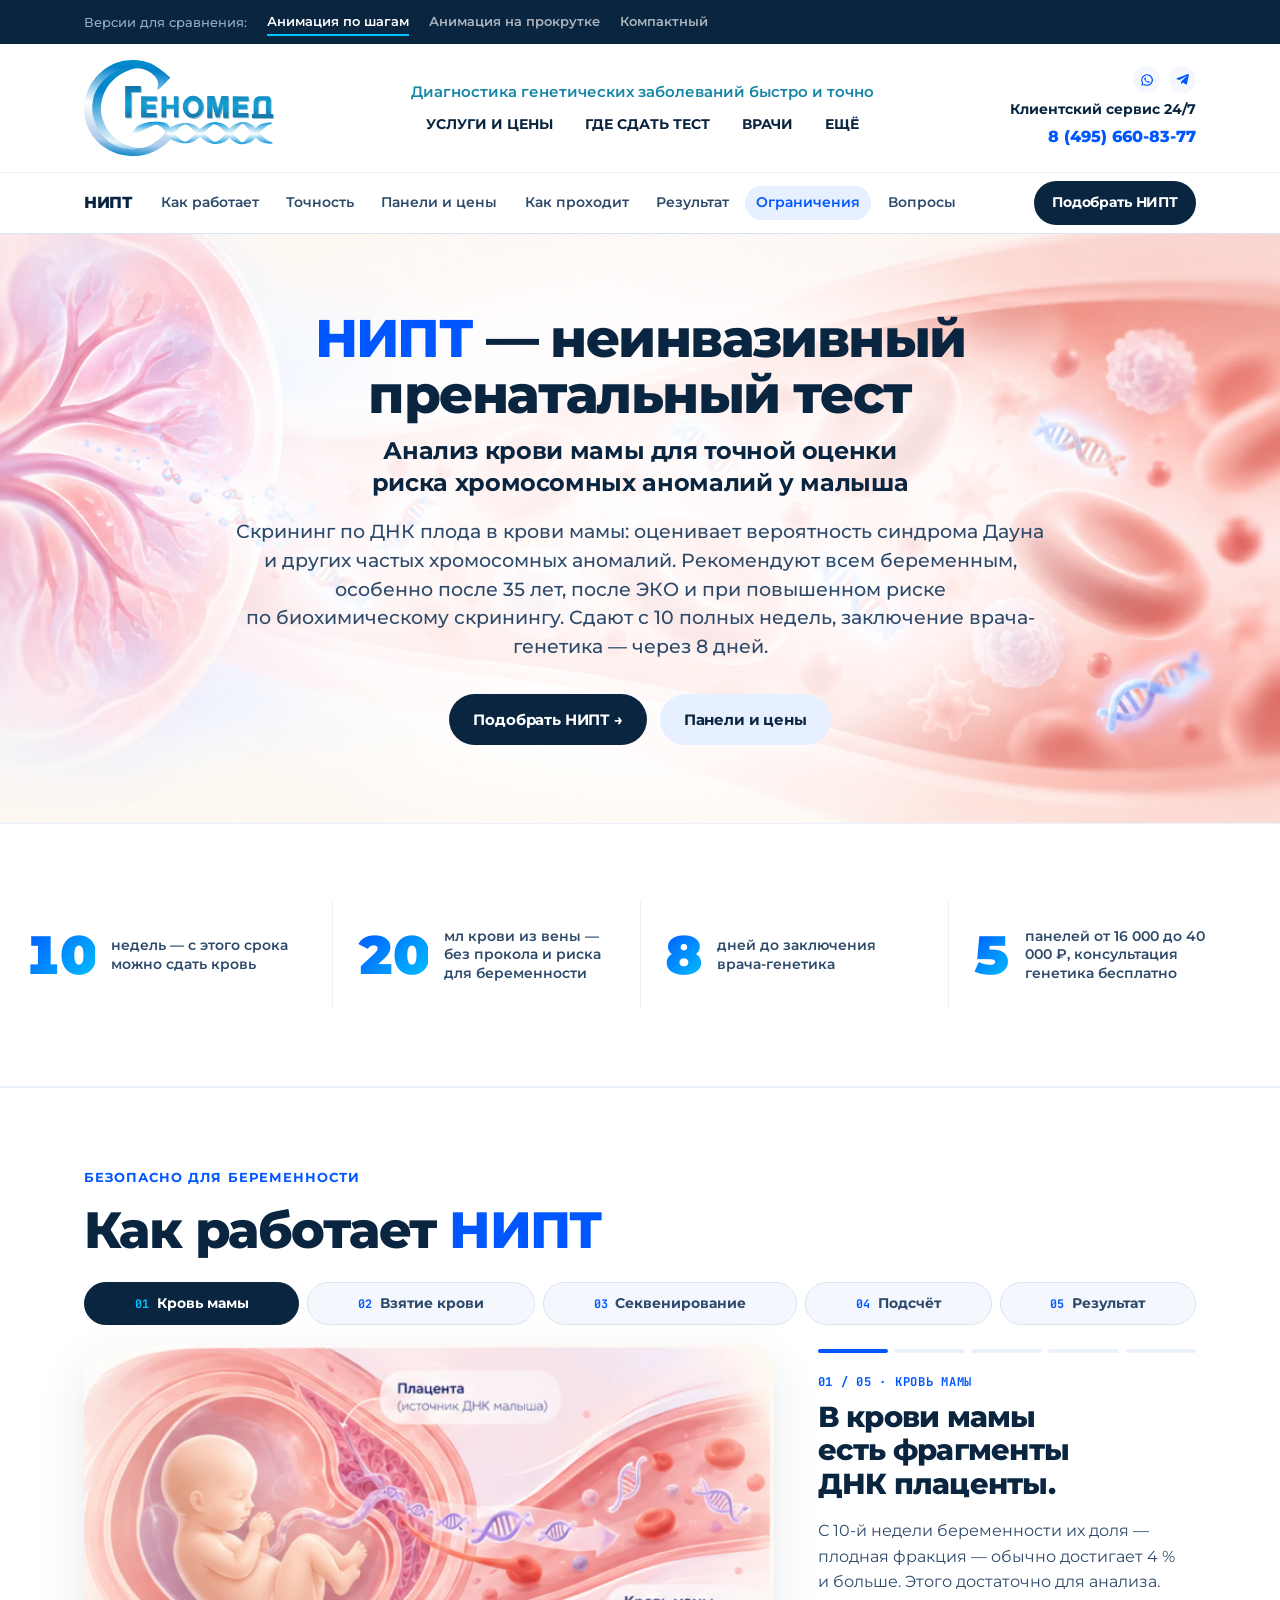
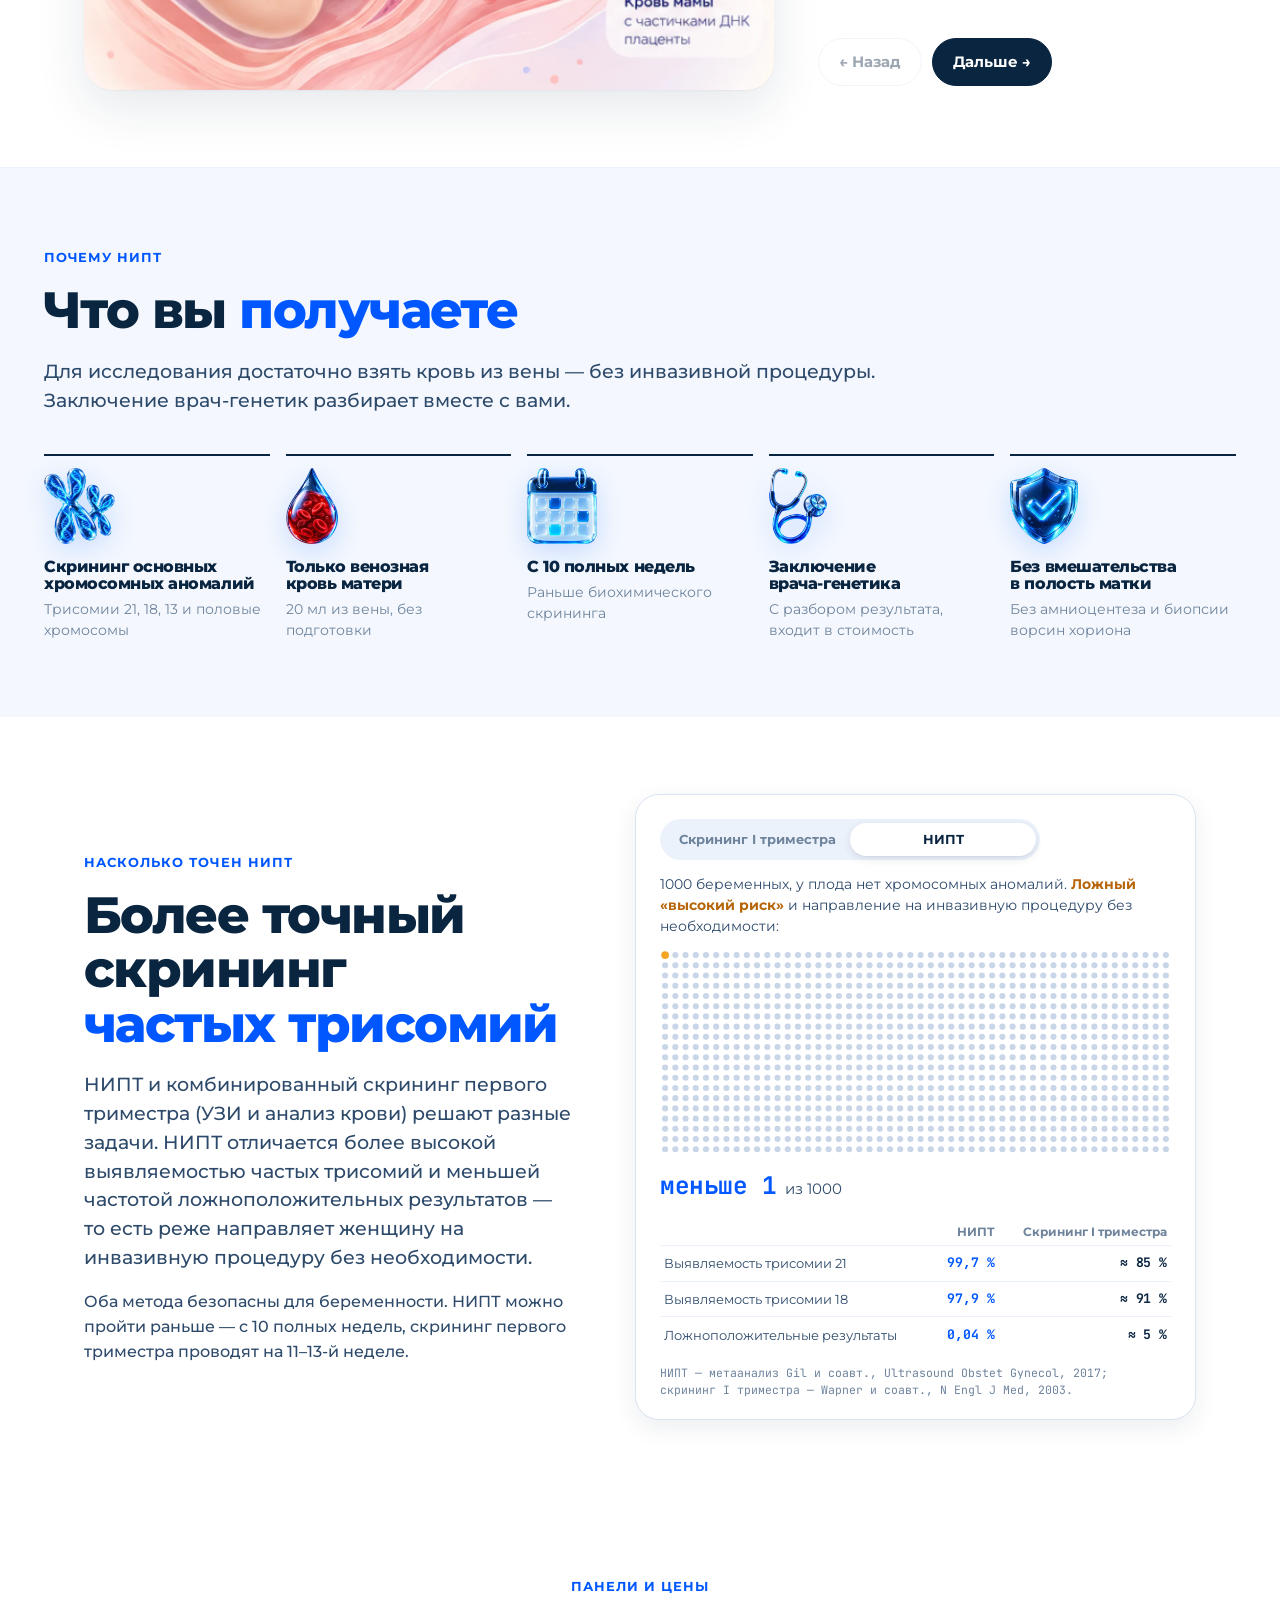
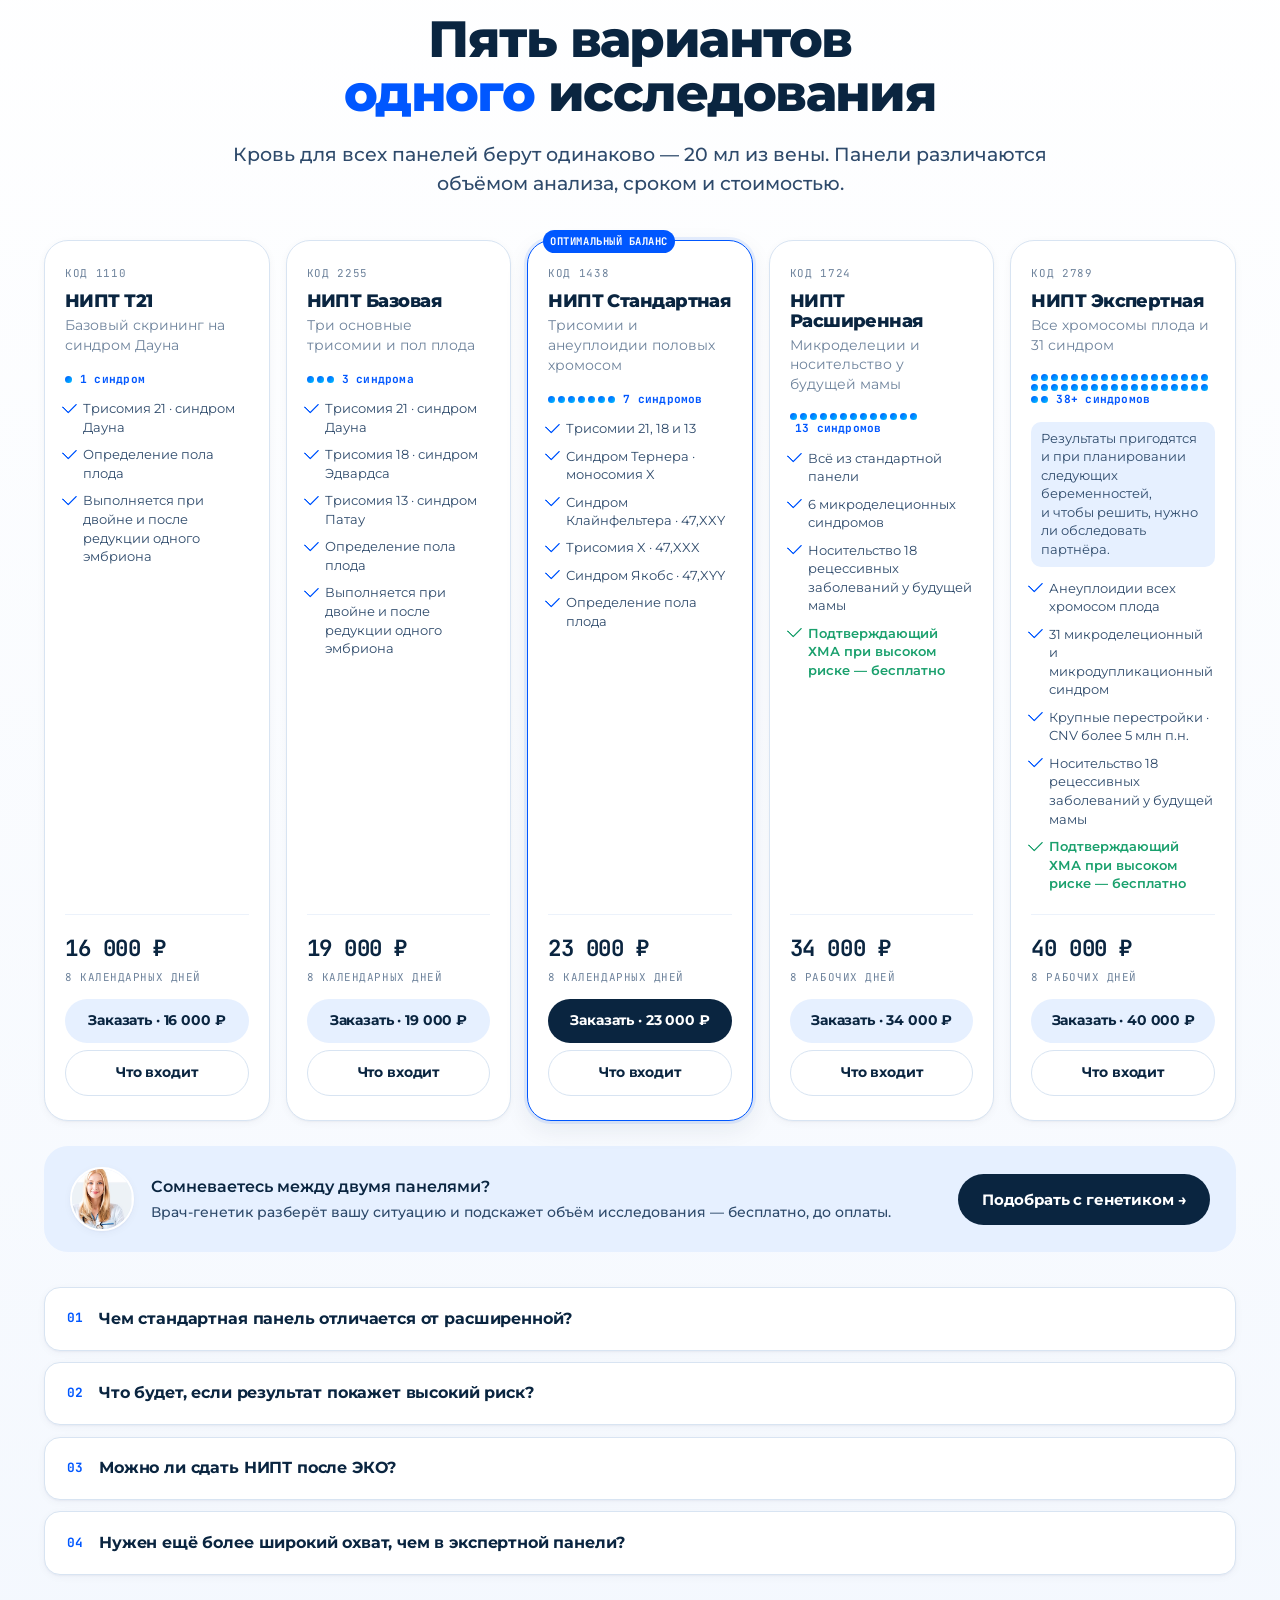
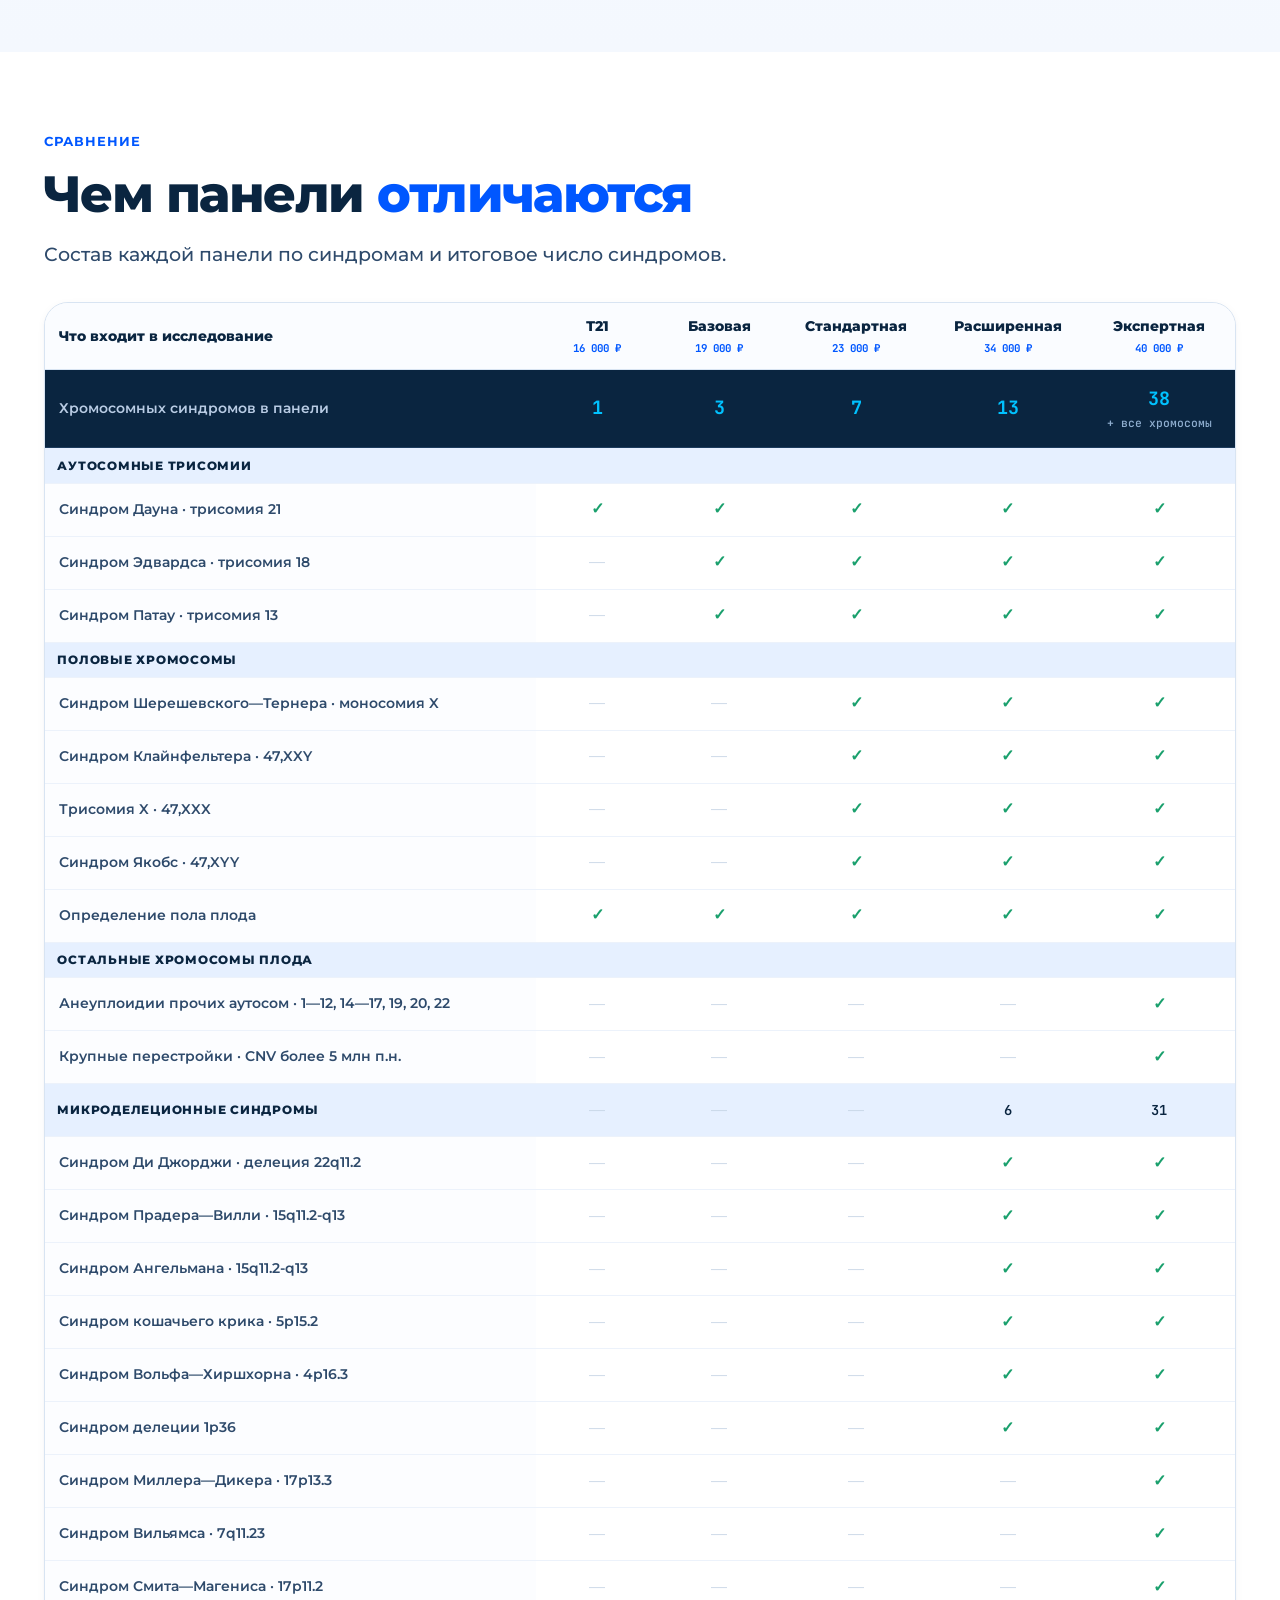
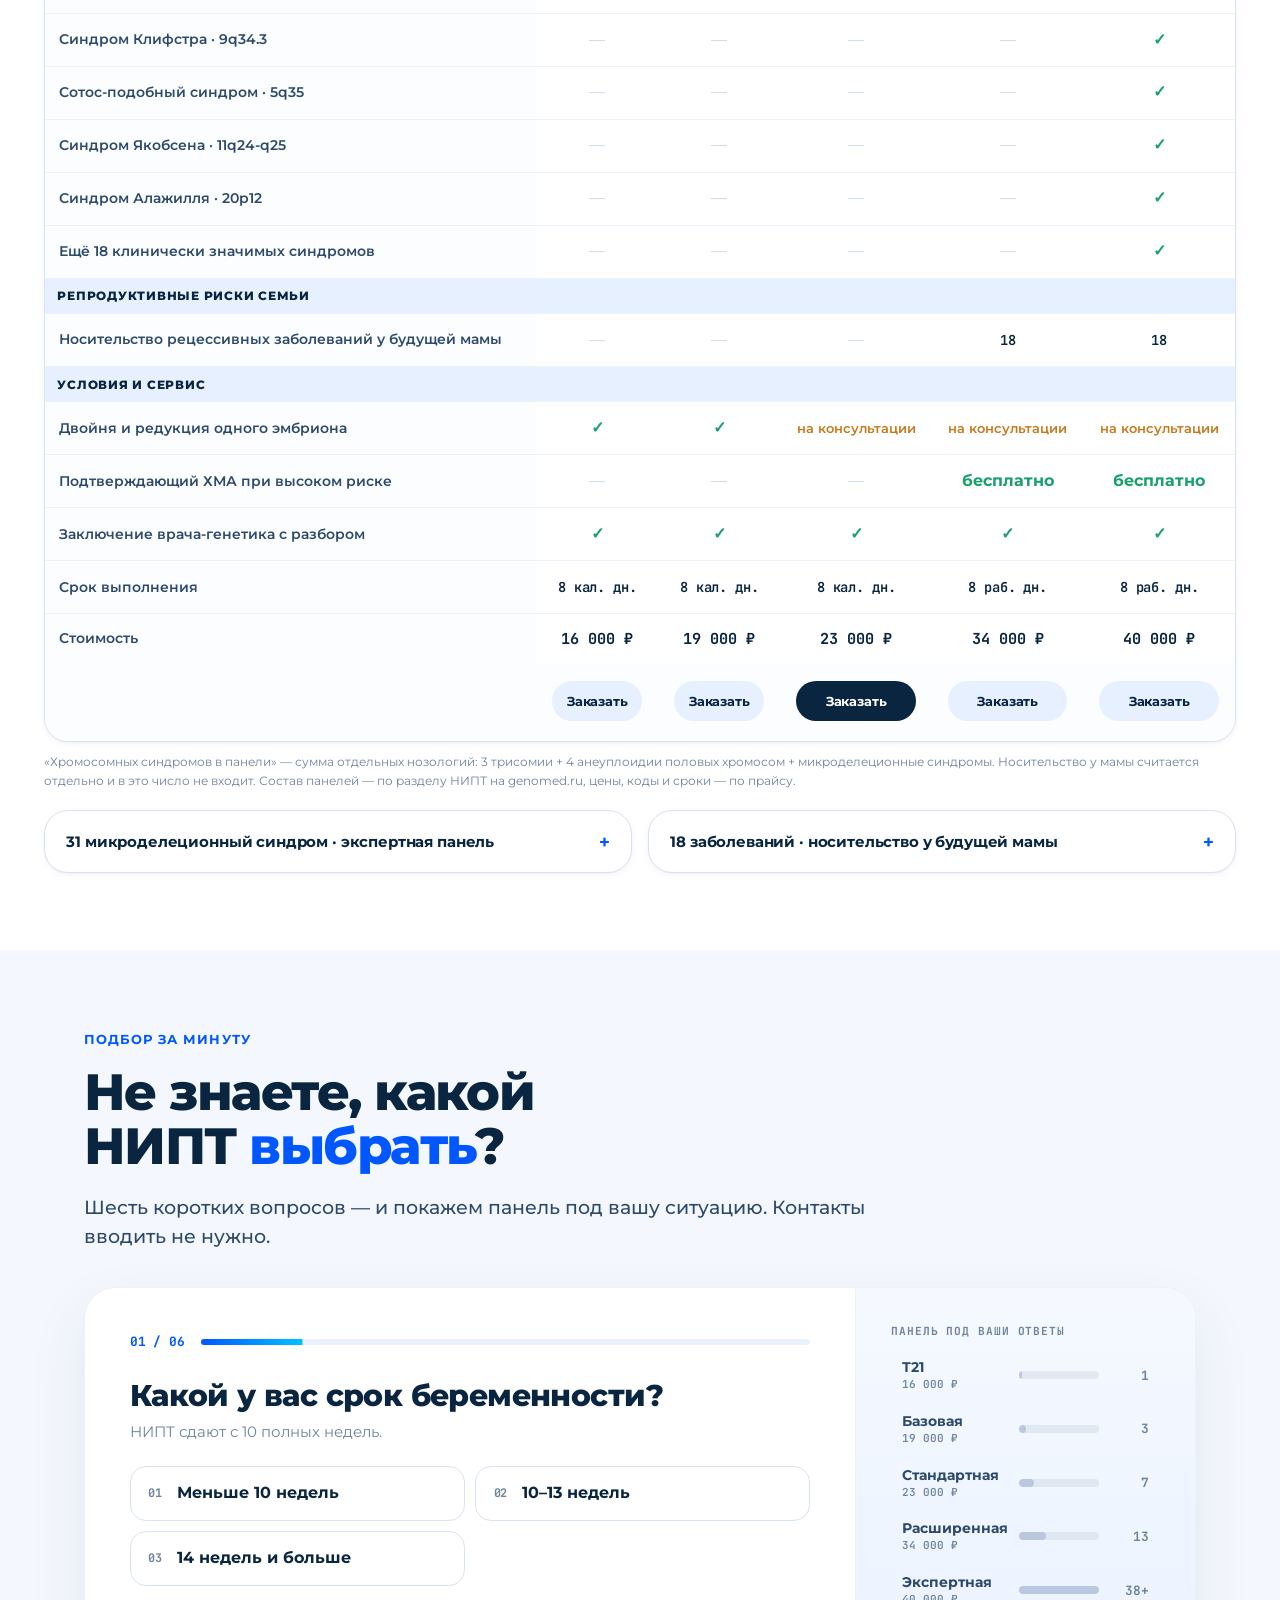
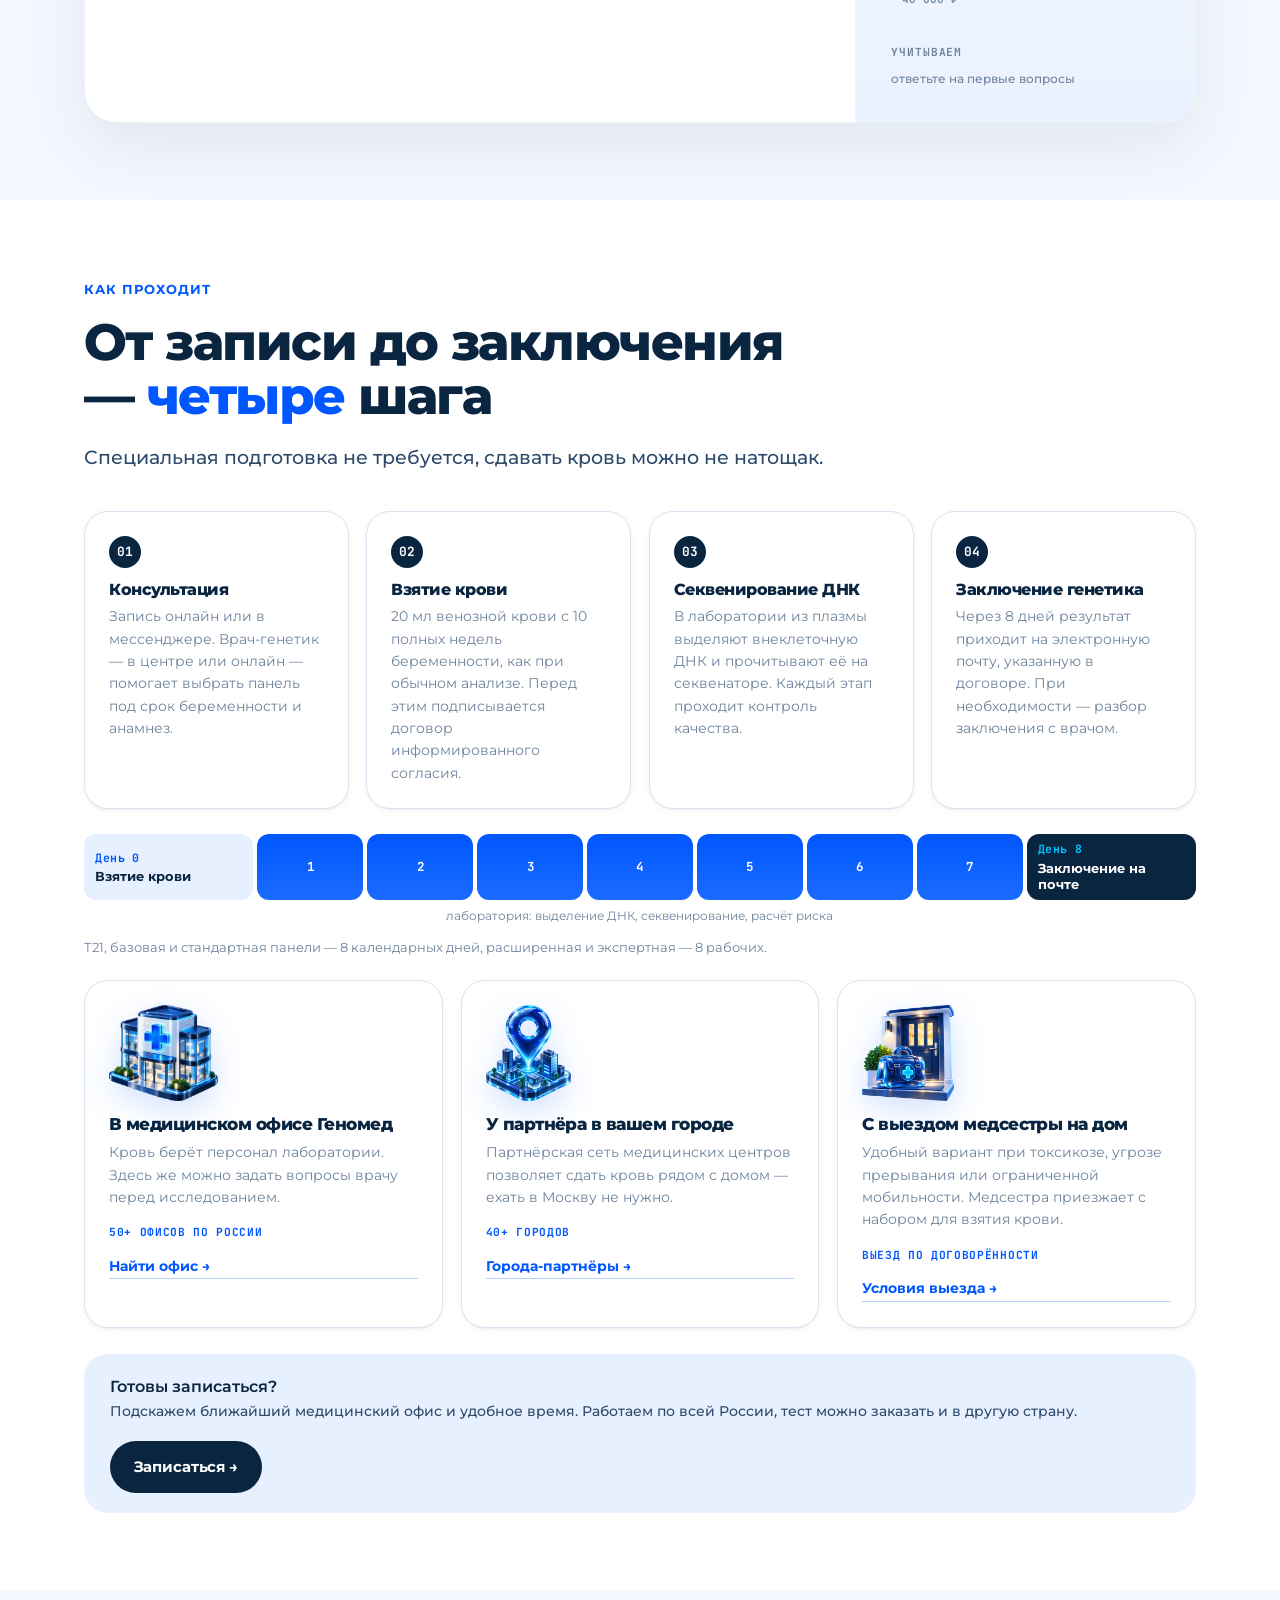
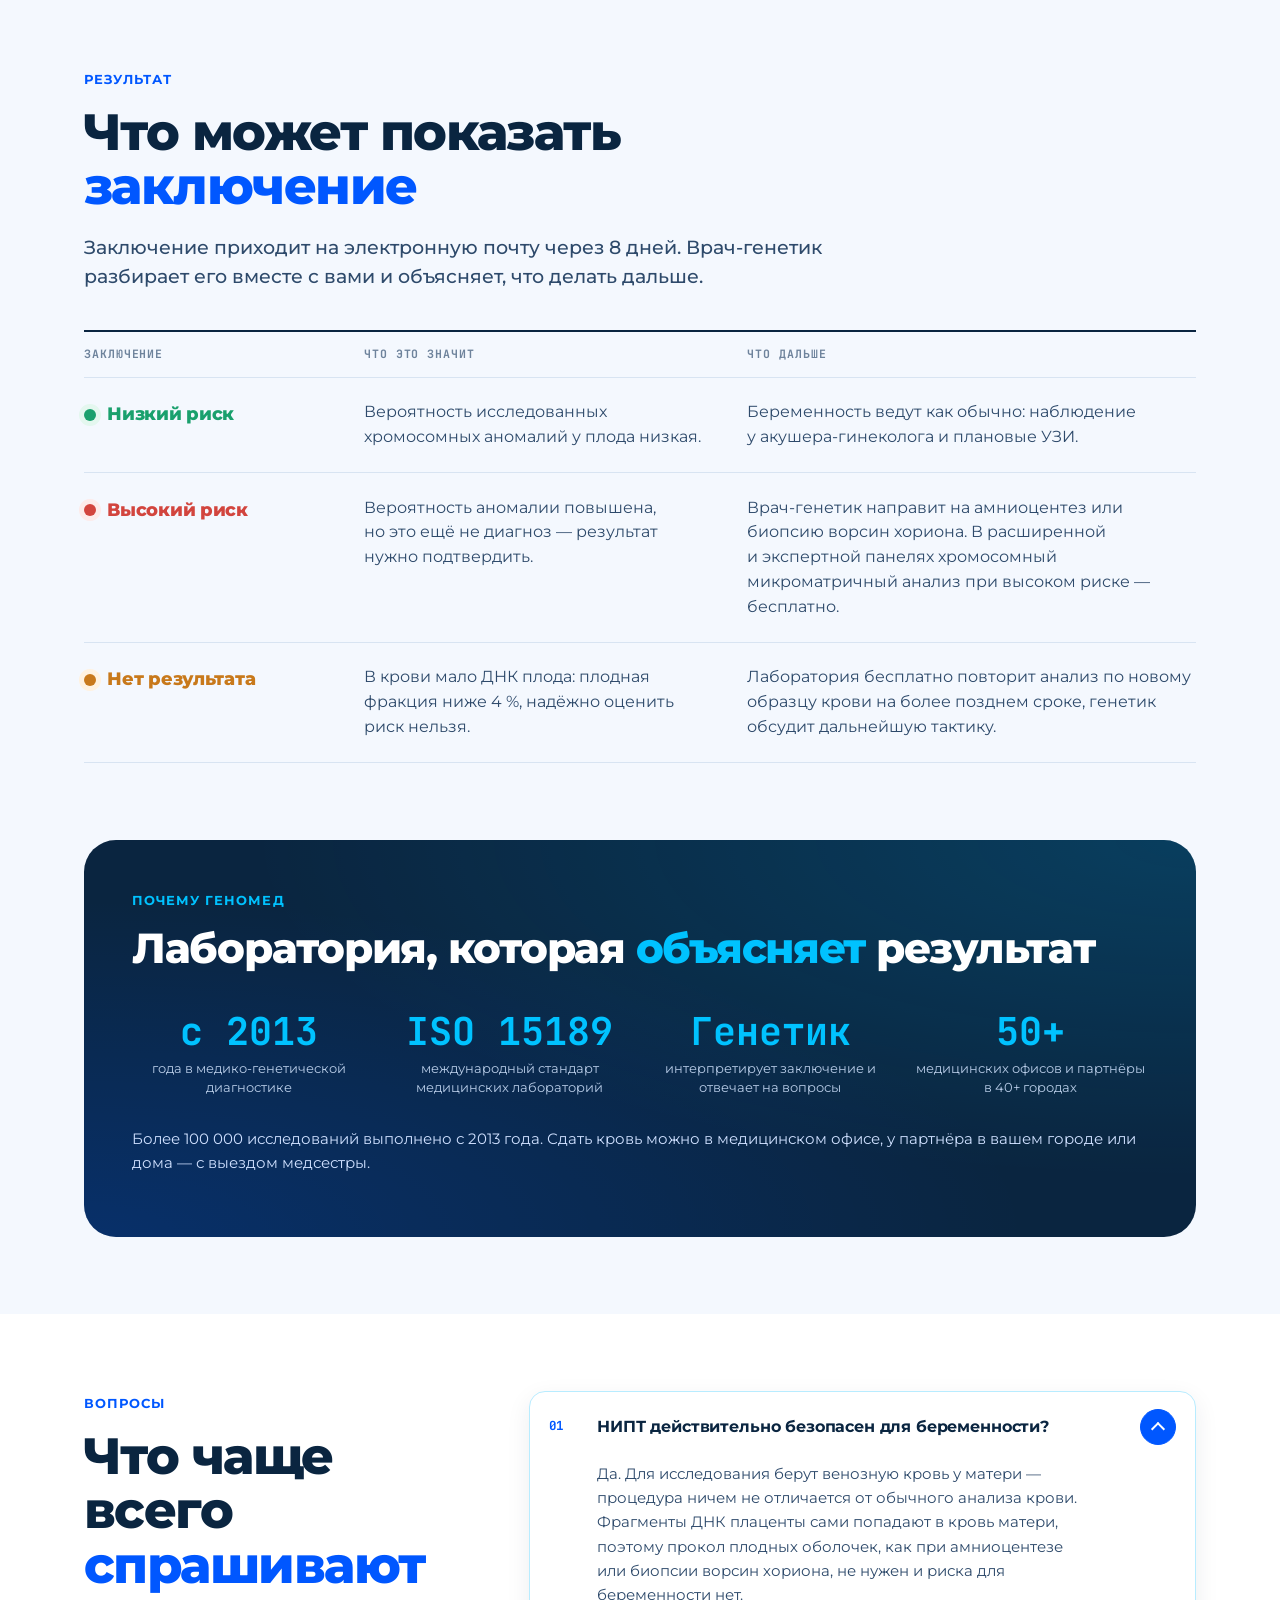
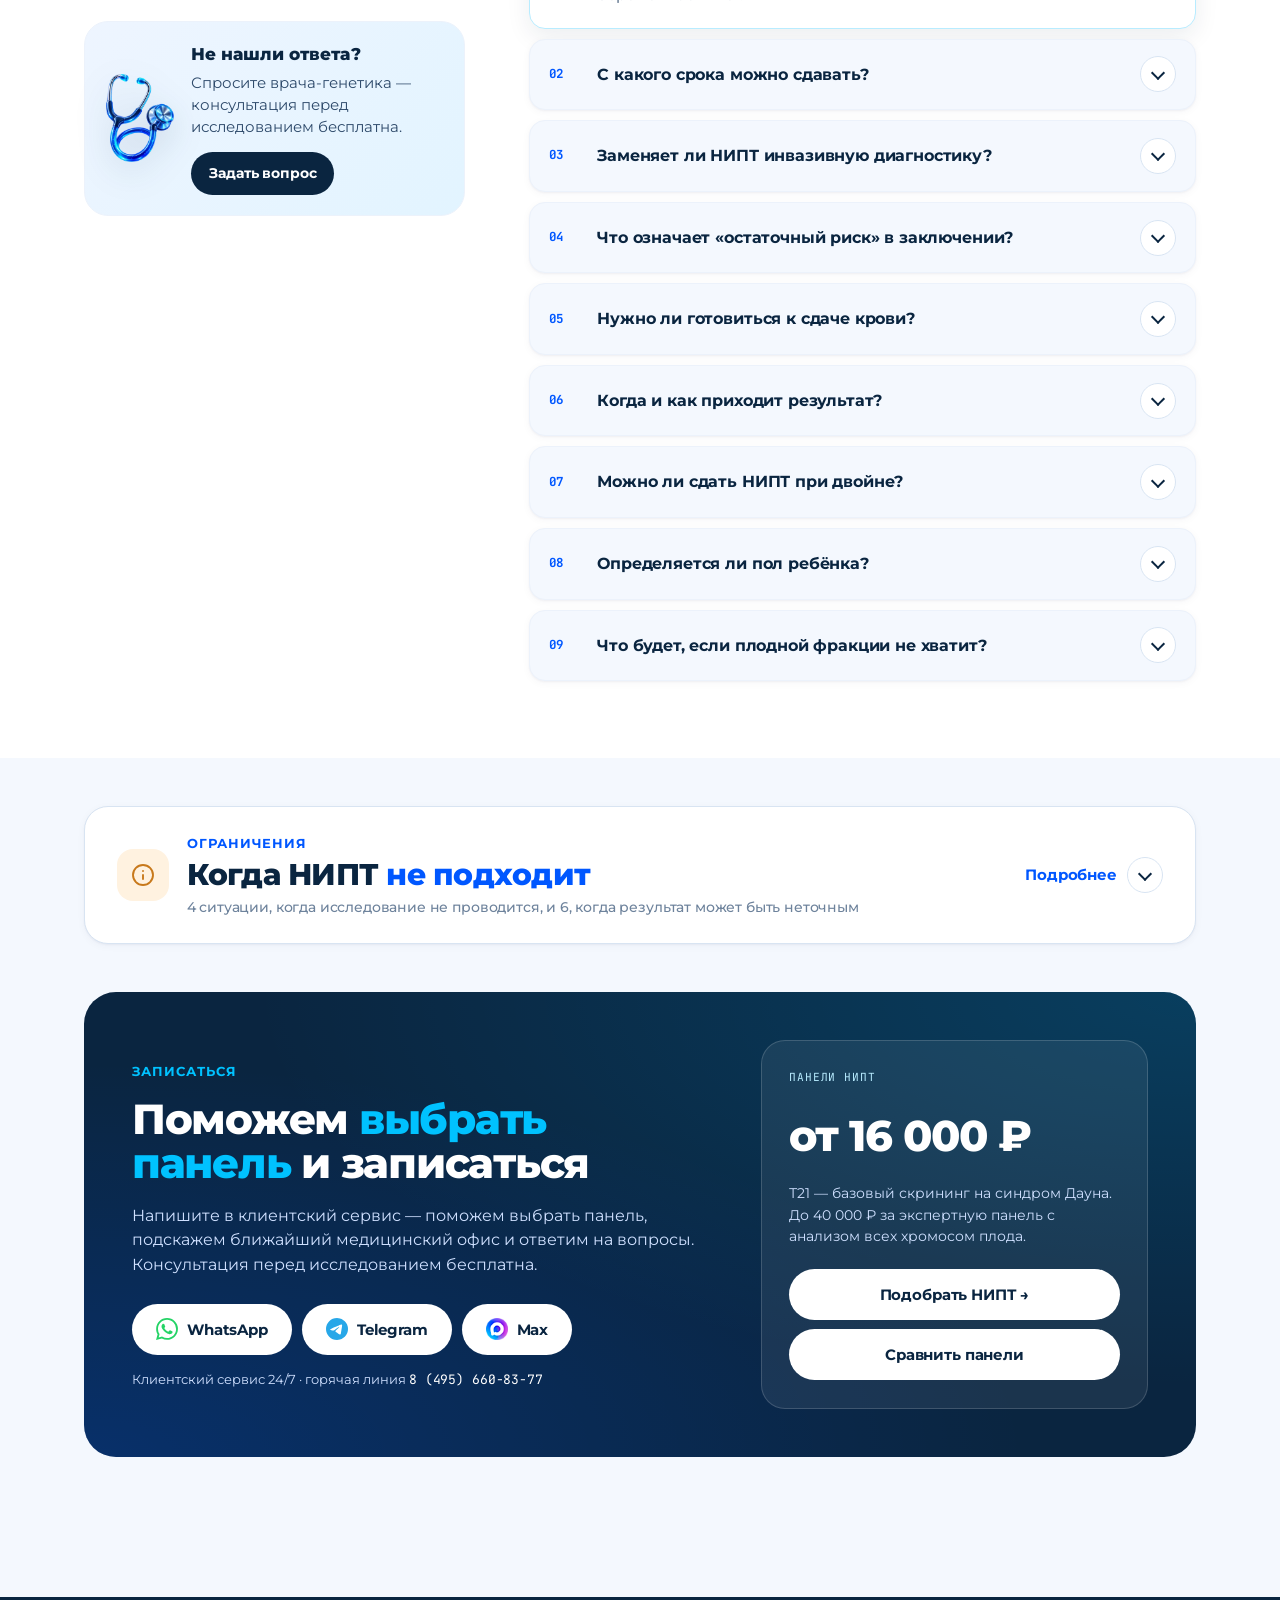
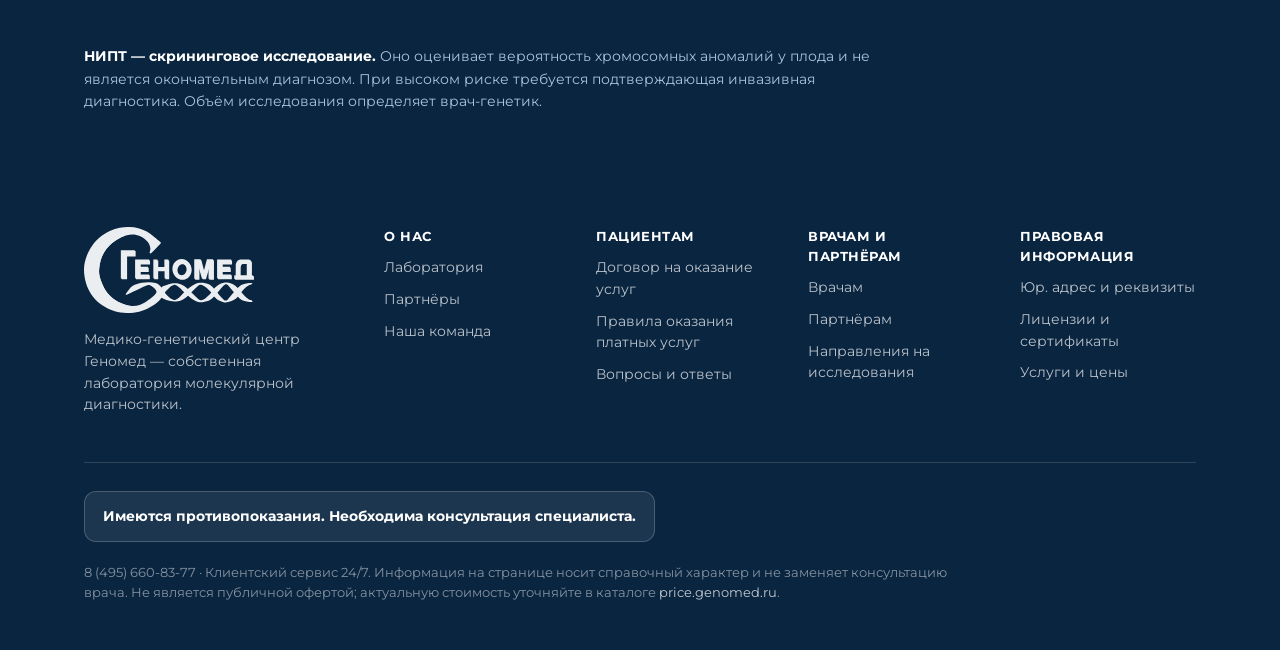
<file: index.html>
<!DOCTYPE html>
<html lang="ru">
<head>
<meta charset="utf-8">
<meta name="viewport" content="width=device-width, initial-scale=1, viewport-fit=cover">
<meta name="robots" content="noindex, nofollow">
<meta name="theme-color" content="#0A2540">
<title>НИПТ — Геномед · анимация по шагам</title>
<link rel="preconnect" href="https://fonts.googleapis.com">
<link rel="preconnect" href="https://fonts.gstatic.com" crossorigin>
<link rel="stylesheet" href="https://fonts.googleapis.com/css2?family=Montserrat:wght@400;500;600;700;800;900&family=JetBrains+Mono:wght@400;500;600;700&display=swap">
<style>
:root{
  --bg:#F4F8FE; --bg-card:#FFFFFF; --bg-deep:#0A2540; --bg-deep-2:#102A4C;
  --ink:#0A2540; --ink-2:#2E4A6B; --muted:#6E839C;
  --line:#D8E4F2; --line-soft:#ECF2FB;
  --blue:#0057FF; --blue-2:#0046CC; --cyan:#00C2FF; --cyan-soft:#B8ECFF; --teal:#00A8B5;
  --accent-soft:#E6F0FF;
  --ok:#1AA06D; --ok-soft:#E4F7EF; --warn:#C8791B; --warn-soft:#FFF2E0; --stop:#D2453E; --stop-soft:#FDEBEA;
  --shadow-sm:0 1px 2px rgba(10,37,64,.04),0 2px 8px rgba(10,37,64,.04);
  --shadow-md:0 8px 24px rgba(10,37,64,.08);
  --shadow-lg:0 24px 64px rgba(10,37,64,.12);
  --r-sm:8px; --r-md:16px; --r-lg:24px; --r-xl:32px;
  --disp:"Montserrat",-apple-system,BlinkMacSystemFont,"Segoe UI",sans-serif;
  --body:"Montserrat",-apple-system,BlinkMacSystemFont,"Segoe UI",sans-serif;
  --mono:"JetBrains Mono",ui-monospace,"SF Mono",Menlo,Consolas,monospace;
  --maxw:1160px;
}
*{box-sizing:border-box}
img{max-width:100%;display:block} a{color:inherit;text-decoration:none}
:focus-visible{outline:2.5px solid var(--blue);outline-offset:3px}
.wrap{max-width:var(--maxw);margin-inline:auto !important;padding-inline:24px}
section{padding-block:clamp(3em,6vw,5.5em)}
.mono{font-family:var(--mono);font-feature-settings:"tnum"1,"zero"1;letter-spacing:-.01em}

h1,h2,h3,h4{font-family:var(--disp);font-weight:800;letter-spacing:-.03em;line-height:1.06;margin:0 !important;text-wrap:balance}
h1{font-size:clamp(2.1em,4.4vw,3.3em) !important;line-height:1.05}
h2{font-size:clamp(30px,4vw,54px) !important;margin:0 0 18px !important}
h3{font-size:1.15em !important}
h1 em,h2 em,h3 em{font-style:normal;color:var(--blue)}
.lead{color:var(--ink-2);font-size:clamp(1em,1.5vw,1.16em);max-width:64ch;margin:1.1em 0 0;font-weight:500}
.muted{color:var(--muted)}
.center{text-align:center}
.center .lead{margin-inline:auto !important}

.lnipt {margin:0;background:var(--bg);color:var(--ink);font-family:var(--body);font-weight:500;
  font-size:16px;line-height:1.55;-webkit-font-smoothing:antialiased;overflow-x:hidden;overflow-wrap:break-word}

/* eyebrows */
.eyebrow{display:inline-flex;align-items:center;gap:10px;padding:8px 16px;border:1px solid var(--line);
  border-radius:100px;font-size:13px;font-weight:700;letter-spacing:-.01em;background:#fff;margin:0 0 1.4em;
  box-shadow:var(--shadow-sm)}
.eyebrow::before{content:"";width:6px;height:6px;border-radius:50%;background:var(--blue);
  box-shadow:0 0 0 4px rgba(0,87,255,.15);animation:pulse 2s infinite;flex:none}
@keyframes pulse{0%,100%{box-shadow:0 0 0 4px rgba(0,87,255,.15)}50%{box-shadow:0 0 0 7px rgba(0,87,255,.05)}}
@media(prefers-reduced-motion:reduce){.eyebrow::before{animation:none}}
.section-eyebrow{display:inline-block;font-size:13px;font-weight:700;letter-spacing:.08em;
  text-transform:uppercase;color:var(--blue);margin-bottom:16px}
.section-head h2{max-width:780px}
.section-head .lead{max-width:64ch}
.section-head.center h2,.section-head.center .lead{margin-inline:auto !important}

/* buttons */
.btn-lnipt{display:inline-flex;align-items:center;justify-content:center;gap:8px;padding:14px 24px;border-radius:100px;
  font-weight:700;font-size:15px;letter-spacing:-.01em;border:none;cursor:pointer;transition:transform .2s,box-shadow .2s,background .2s;
  font-family:inherit;text-align:center}
.btn-lnipt--primary{background:var(--bg-deep);color:#fff !important;position:relative;overflow:hidden}
.btn-lnipt--primary::before{content:"";position:absolute;inset:0;
  background:linear-gradient(135deg,var(--blue),var(--cyan) 120%);opacity:0;transition:opacity .3s}
@media (hover:hover) and (pointer:fine){.btn-lnipt--primary:hover::before{opacity:1}}
.btn-lnipt--primary>*{position:relative;z-index:1}
@media (hover:hover) and (pointer:fine){.btn-lnipt--primary:hover,.btn-lnipt--secondary:hover{transform:translateY(-1px);box-shadow:var(--shadow-md)}}
.btn-lnipt--secondary{background:var(--accent-soft);color:var(--ink) !important}
.btn-lnipt--light{background:#fff;color:var(--ink) !important}
.btn-lnipt--sm{padding:11px 18px;font-size:14px}

/* hero */
.hero{padding:clamp(2.5em,5vw,4.5em) 0 clamp(3em,5vw,4.5em);
  background:linear-gradient(180deg,#F4F8FE 0%,#FFFFFF 100%)}
.nw{white-space:nowrap}
.hero__grid{display:grid;grid-template-columns:1.12fr .88fr;gap:clamp(2em,4vw,3.5em);align-items:center}
.hero__grid>*{min-width:0}
@media(max-width:940px){.hero__grid{grid-template-columns:1fr}}
.hero-cta{display:flex;flex-wrap:wrap;gap:.8em;margin-top:2em}
.stats{display:grid;grid-template-columns:repeat(4,1fr);gap:1em;margin-top:2.4em;
  border-top:1px solid var(--line);padding-top:1.5em}
.stats>div{min-width:0}
.stats .n{font-family:var(--mono);font-feature-settings:"tnum"1;font-weight:700;font-size:clamp(1.3em,2.4vw,1.75em);
  color:var(--blue);line-height:1}
.stats .c{color:var(--muted);font-size:.8em;margin-top:.45em;line-height:1.35}
@media(max-width:560px){.stats{grid-template-columns:repeat(2,1fr);gap:1.2em}}

/* карточка-отчёт */
.report{background:var(--bg-card);border-radius:var(--r-lg);padding:1.6em;box-shadow:var(--shadow-lg);
  border:1px solid var(--line-soft);min-width:0}
.report .rhead{display:flex;justify-content:space-between;align-items:baseline;gap:1em;
  border-bottom:1px solid var(--line);padding-bottom:.95em;margin-bottom:1.1em}
.report .rhead b{font-family:var(--disp);font-weight:800;font-size:1.05em;letter-spacing:-.02em}
.report .rhead small{font-family:var(--mono);color:var(--muted);font-size:.68em;white-space:nowrap;
  letter-spacing:.02em;text-transform:uppercase}
.rrow{margin:.95em 0}
.rrow .rl{display:flex;justify-content:space-between;align-items:center;gap:.6em;font-size:.86em;
  margin-bottom:.4em;font-weight:600}
.rrow .rl span:first-child{min-width:0}
.chip{font-weight:700;font-size:.8em;padding:.2em .6em;border-radius:100px;white-space:nowrap;flex:none;
  letter-spacing:.01em}
.chip.ok{background:var(--ok-soft);color:var(--ok)}
.chip.warn{background:var(--warn-soft);color:var(--warn)}
.chip.stop{background:var(--stop-soft);color:var(--stop)}
.chip.blue{background:var(--accent-soft);color:var(--blue)}
.bar{height:7px;border-radius:100px;background:var(--line-soft);overflow:hidden}
.bar>i{display:block;height:100%;border-radius:100px;background:linear-gradient(90deg,var(--blue),var(--cyan))}
.bar.calm>i{background:linear-gradient(90deg,var(--ok),#5CD1A4)}
.rfoot{margin-top:1.2em;padding-top:.95em;border-top:1px solid var(--line-soft);
  font-size:.74em;color:var(--muted);line-height:1.5}
.rfoot b{color:var(--ink-2)}

/* тёмная плашка */
.deep{position:relative;overflow:hidden;background:var(--bg-deep);color:#fff;border-radius:var(--r-xl);
  padding:clamp(1.8em,4vw,3em)}
.deep::before{content:"";position:absolute;inset:0;pointer-events:none;
  background:radial-gradient(ellipse at top right,rgba(0,194,255,.16),transparent 60%),
             radial-gradient(ellipse at bottom left,rgba(0,87,255,.22),transparent 60%)}
.deep>*{position:relative}
.deep h2,.deep h3{color:#fff}
.deep p{color:#CFE0FF}
.deep .big{font-family:var(--disp);font-weight:800;font-size:clamp(3.4em,9vw,6em);color:var(--cyan);
  line-height:.92;letter-spacing:-.04em;white-space:nowrap}
.deep-grid{display:grid;grid-template-columns:auto 1fr;gap:clamp(1.4em,4vw,3em);align-items:center}
.deep-grid>*{min-width:0}
@media(max-width:720px){.deep-grid{grid-template-columns:1fr}}

/* карточки */
.cards{display:grid;grid-template-columns:repeat(3,1fr);gap:1.1em}
.cards.c2{grid-template-columns:repeat(2,1fr)}
.cards>*{min-width:0}
@media(max-width:860px){.cards{grid-template-columns:repeat(2,1fr)}}
@media(max-width:640px){.cards,.cards.c2{grid-template-columns:1fr}}
.fcard{background:var(--bg-card);border:1px solid var(--line);border-radius:var(--r-lg);padding:1.7em;
  box-shadow:var(--shadow-sm);min-width:0;transition:transform .2s,box-shadow .2s}
@media (hover:hover) and (pointer:fine){.fcard:hover{transform:translateY(-2px);box-shadow:var(--shadow-md)}}
.fcard .n{font-family:var(--mono);font-weight:700;font-size:.78em;color:var(--blue);letter-spacing:.06em;
  text-transform:uppercase}
.fcard h3{margin:.75em 0 .55em !important}
.fcard p{color:var(--muted);font-size:.95em;margin:0}
.badge{display:inline-flex;align-items:center;justify-content:center;width:44px;height:44px;
  border-radius:var(--r-md);background:var(--accent-soft);color:var(--blue);border:1px solid #D3E3FF;flex:none}
.badge svg{width:22px;height:22px}

/* блок PPV/NPV */
.risk-grid{display:grid;grid-template-columns:1fr 1fr;gap:1.1em}
.risk-grid>*{min-width:0}
@media(max-width:760px){.risk-grid{grid-template-columns:1fr}}
.risk{background:#fff;border:1px solid var(--line);border-radius:var(--r-lg);padding:1.7em;box-shadow:var(--shadow-sm);
  position:relative;overflow:hidden}
.risk::after{content:"";position:absolute;left:0;top:0;bottom:0;width:4px}
.risk.hi::after{background:linear-gradient(180deg,var(--warn),#E9A64B)}
.risk.lo::after{background:linear-gradient(180deg,var(--ok),#5CD1A4)}
.risk .tag{display:inline-flex;align-items:center;gap:.5em;font-family:var(--mono);font-size:.72em;font-weight:700;
  letter-spacing:.08em;text-transform:uppercase}
.risk.hi .tag{color:var(--warn)} .risk.lo .tag{color:var(--ok)}
.risk .thr{font-family:var(--mono);font-weight:700;font-size:clamp(1.5em,3vw,2em);margin:.7em 0 .1em;
  letter-spacing:-.02em}
.risk p{color:var(--muted);font-size:.93em;margin:.7em 0 0}
.risk .metric{margin-top:1.1em;padding-top:1em;border-top:1px solid var(--line-soft);font-size:.9em;color:var(--ink-2)}
.risk .metric b{font-family:var(--mono);font-weight:700}

.ppv{margin-top:1.6em;background:#fff;border:1px solid var(--line);border-radius:var(--r-lg);
  padding:1.7em;box-shadow:var(--shadow-sm)}
.ppv h3{margin:0 0 .35em !important}
.ppv .sub{color:var(--muted);font-size:.9em;margin:0 0 1.4em}
.ppv-row{display:grid;grid-template-columns:1fr 84px;gap:1em;align-items:center;margin:.95em 0}
.ppv-row>*{min-width:0}
.ppv-row .lbl{font-weight:600;font-size:.93em}
.ppv-row .lbl small{display:block;color:var(--muted);font-weight:500;font-size:.78em;margin-top:.1em}
.ppv-row .val{font-family:var(--mono);font-weight:700;font-size:1em;text-align:right;color:var(--blue)}
.ppv-row .track{grid-column:1/-1;height:7px;border-radius:100px;background:var(--line-soft);overflow:hidden;margin-top:-.35em}
.ppv-row .track>i{display:block;height:100%;border-radius:100px;background:linear-gradient(90deg,var(--blue),var(--cyan))}
.note{display:flex;gap:.9em;align-items:flex-start;margin-top:1.6em;background:var(--warn-soft);
  border:1px solid #F3DFC0;border-radius:var(--r-md);padding:1.15em 1.3em}
.note svg{width:20px;height:20px;color:var(--warn);flex:none;margin-top:.15em}
.note p{margin:0;font-size:.92em;color:#7A4E12;line-height:1.55}
.note p b{color:#5E3A0A}

/* сравнение НИПТ vs биохимия */
.cmp{display:grid;grid-template-columns:1fr 1.15fr;gap:clamp(2em,5vw,4em);align-items:center}
.cmp>*{min-width:0}
@media(max-width:900px){.cmp{grid-template-columns:1fr}}
.cmp-card{background:#fff;border:1px solid var(--line);border-radius:var(--r-lg);padding:1.7em;box-shadow:var(--shadow-md)}
.cmp-item{margin:1.5em 0}
.cmp-item:first-child{margin-top:0} .cmp-item:last-child{margin-bottom:0}
.cmp-item .t{display:flex;justify-content:space-between;align-items:baseline;gap:.8em;margin-bottom:.85em}
.cmp-item .t b{font-size:.95em} .cmp-item .t small{color:var(--muted);font-size:.75em;font-family:var(--mono)}
.cmp-line{display:grid;grid-template-columns:1fr 68px;gap:.7em;align-items:center;margin:.4em 0}
.cmp-line>*{min-width:0}
.cmp-line .bar2{height:22px;border-radius:6px;background:var(--line-soft);overflow:hidden}
.cmp-line .bar2>i{display:block;height:100%;border-radius:6px}
.cmp-line.a .bar2>i{background:linear-gradient(90deg,var(--blue),var(--cyan))}
.cmp-line.b .bar2>i{background:#A9BDD6}
.cmp-line .v{font-family:var(--mono);font-weight:700;font-size:.82em;text-align:right}
.cmp-line.a .v{color:var(--blue)} .cmp-line.b .v{color:var(--muted)}
.cmp-legend{display:flex;gap:1.2em;flex-wrap:wrap;margin-top:1.3em;padding-top:1.1em;border-top:1px solid var(--line-soft);
  font-size:.78em;color:var(--muted)}
.cmp-legend span{display:inline-flex;align-items:center;gap:.45em}
.cmp-legend i{width:12px;height:12px;border-radius:4px;display:inline-block}
.src{font-size:.76em;color:var(--muted);margin-top:1.2em;line-height:1.5}

/* панели */
.panels{display:grid;grid-template-columns:repeat(5,1fr);gap:1em;align-items:stretch}
@media(max-width:1120px){.panels{grid-template-columns:repeat(3,1fr)}}
@media(max-width:820px){.panels{grid-template-columns:repeat(2,1fr)}}
@media(max-width:560px){.panels{grid-template-columns:1fr}}
.panels>*{min-width:0}
.panel{background:#fff;border:1px solid var(--line);border-radius:var(--r-lg);padding:1.5em 1.25em;
  display:flex;flex-direction:column;box-shadow:var(--shadow-sm);position:relative;transition:transform .2s,box-shadow .2s}
@media (hover:hover) and (pointer:fine){.panel:hover{transform:translateY(-3px);box-shadow:var(--shadow-md)}}
.panel.pop{border-color:var(--blue);box-shadow:0 0 0 3px rgba(0,87,255,.09),var(--shadow-md)}
.panel .flag{position:absolute;top:-11px;left:1.4em;background:var(--blue);color:#fff;font-size:.66em;
  font-weight:700;letter-spacing:.05em;text-transform:uppercase;padding:.3em .7em;border-radius:100px;
  font-family:var(--mono)}
.panel .code{font-family:var(--mono);font-size:.68em;color:var(--muted);letter-spacing:.06em;text-transform:uppercase}
.panel h3{margin:.5em 0 .3em !important;font-size:1.15em !important}
.panel .desc{color:var(--muted);font-size:.85em;margin:0 0 1.1em;line-height:1.45}
.panel ul{list-style:none;margin:0 0 1.3em;padding:0;display:grid;gap:.55em}
.panel li{position:relative;padding-left:1.35em;font-size:.83em;color:var(--ink-2);line-height:1.4}
.panel li::before{content:"";position:absolute;left:0;top:.42em;width:13px;height:9px;
  border-left:2px solid var(--blue);border-bottom:2px solid var(--blue);transform:rotate(-45deg) scale(.85);
  transform-origin:left center;border-radius:1px}
.panel li.plus{color:var(--ok);font-weight:600}
.panel li.plus::before{border-color:var(--ok)}
.panel .price{margin-top:auto;padding-top:1em;border-top:1px solid var(--line-soft)}
.panel .price .p{font-family:var(--mono);font-weight:700;font-size:1.4em;letter-spacing:-.02em}
.panel .price .term{font-family:var(--mono);font-size:.68em;color:var(--muted);letter-spacing:.05em;
  text-transform:uppercase;margin-top:.3em}
.panel .btn-lnipt{margin-top:1em;width:100%}
.panels-note{margin-top:1.4em;background:var(--accent-soft);border-radius:var(--r-md);padding:1.15em 1.3em;
  font-size:.9em;color:var(--ink-2)}
.panels-note b{font-weight:700}

/* таблица */
.tablewrap{overflow-x:auto;border:1px solid var(--line);border-radius:var(--r-lg);background:#fff;
  box-shadow:var(--shadow-sm);-webkit-overflow-scrolling:touch}
table{border-collapse:collapse;width:100%;min-width:720px;font-size:1em}
th,td{padding:.85em 1em;text-align:center;border-bottom:1px solid var(--line-soft)}
thead th{background:#FAFCFF;font-family:var(--disp);font-weight:800;font-size:.9em;position:sticky;top:0;
  border-bottom:1px solid var(--line)}
thead th .pr{display:block;font-family:var(--mono);font-size:.75em;color:var(--blue);font-weight:700;margin-top:.2em}
tbody th{text-align:left;font-weight:600;color:var(--ink-2);font-size:.87em;background:#FCFDFF}
tbody tr:last-child td,tbody tr:last-child th{border-bottom:none}
td.y{color:var(--ok);font-weight:700}
td.n{color:#C3D2E4}
td .mono{font-size:.82em}
.thint{font-size:.78em;color:var(--muted);margin-top:.8em}

/* шаги */
.steps{display:grid;grid-template-columns:repeat(4,1fr);gap:1.1em;counter-reset:s}
.steps>*{min-width:0}
@media(max-width:900px){.steps{grid-template-columns:repeat(2,1fr)}}
@media(max-width:520px){.steps{grid-template-columns:1fr}}
.step{background:#fff;border:1px solid var(--line);border-radius:var(--r-lg);padding:1.5em;box-shadow:var(--shadow-sm)}
.step .n{font-family:var(--mono);font-weight:700;font-size:.8em;color:#fff;background:var(--bg-deep);
  width:32px;height:32px;border-radius:50%;display:flex;align-items:center;justify-content:center;margin-bottom:1em}
.step h3{font-size:1.02em !important;margin:0 0 .45em !important}
.step p{color:var(--muted);font-size:.9em;margin:0}

/* где сдать */
.where{display:grid;grid-template-columns:repeat(3,1fr);gap:1.1em;margin-top:1.4em}
.where>*{min-width:0}
@media(max-width:860px){.where{grid-template-columns:1fr}}
.wcard{background:#fff;border:1px solid var(--line);border-radius:var(--r-lg);padding:1.6em;box-shadow:var(--shadow-sm)}
.wcard h3{font-size:1.05em !important;margin:.9em 0 .5em !important}
.wcard p{color:var(--muted);font-size:.9em;margin:0 0 1em}
.wcard .tagline{font-family:var(--mono);font-size:.7em;font-weight:700;color:var(--blue);letter-spacing:.06em;
  text-transform:uppercase}

/* доверие */
.trust{display:grid;grid-template-columns:repeat(4,1fr);gap:1.6em;text-align:center}
.trust>*{min-width:0}
@media(max-width:760px){.trust{grid-template-columns:repeat(2,1fr);gap:2em 1em}}
.trust .n{font-family:var(--mono);font-weight:700;font-size:clamp(1.6em,3.4vw,2.4em);color:var(--cyan);line-height:1}
.trust .c{color:#B9CDE8;font-size:.84em;margin-top:.6em;line-height:1.4}

/* отзывы */
.revs{display:grid;grid-template-columns:repeat(3,1fr);gap:1.1em}
.revs>*{min-width:0}
@media(max-width:900px){.revs{grid-template-columns:repeat(2,1fr)}}
@media(max-width:640px){.revs{grid-template-columns:1fr}}
.rev{background:#fff;border:1px solid var(--line);border-radius:var(--r-lg);padding:1.6em;box-shadow:var(--shadow-sm);
  display:flex;flex-direction:column}
.rev .stars{color:#F0A81E;font-size:.9em;letter-spacing:.1em;margin-bottom:.9em}
.rev p{margin:0 0 1.3em;font-size:.94em;color:var(--ink-2);line-height:1.6}
.rev .who{margin-top:auto;display:flex;align-items:center;gap:.8em;padding-top:1em;border-top:1px solid var(--line-soft)}
.rev .av{width:38px;height:38px;border-radius:50%;background:var(--accent-soft);color:var(--blue);
  display:flex;align-items:center;justify-content:center;font-weight:800;flex:none;font-family:var(--disp)}
.rev .who b{display:block;font-size:.9em}
.rev .who small{color:var(--muted);font-size:.76em;font-family:var(--mono)}

/* faq */
.faq{display:grid;gap:.7em;max-width:880px}
details{background:#fff;border:1px solid var(--line);border-radius:var(--r-md);padding:0;box-shadow:var(--shadow-sm)}
details[open]{border-color:#BFD5F2}
summary{cursor:pointer;list-style:none;padding:1.15em 1.4em;display:flex;gap:1em;align-items:flex-start;
  font-weight:700;font-size:1em;letter-spacing:-.01em}
summary::-webkit-details-marker{display:none}
summary .faq__n{font-family:var(--mono);color:var(--blue);font-size:.8em;flex:none;padding-top:.15em}
summary .q{flex:1;min-width:0}
summary .ic{flex:none;width:20px;height:20px;color:var(--muted);transition:transform .2s}
details[open] summary .ic{transform:rotate(45deg)}
details .a{padding:0 1.4em 1.3em 3.35em;color:var(--ink-2);font-size:.95em;line-height:1.65;margin:0}
@media(max-width:520px){details .a{padding-left:1.4em}}

/* cta */
.cta-grid{display:grid;grid-template-columns:1.2fr .8fr;gap:clamp(1.6em,4vw,3em);align-items:center}
.cta-grid>*{min-width:0}
@media(max-width:820px){.cta-grid{grid-template-columns:1fr}}
.contacts{display:flex;flex-wrap:wrap;gap:.7em;margin-top:1.8em}
.contacts a{display:inline-flex;align-items:center;gap:.5em;padding:12px 20px;border-radius:100px;
  background:rgba(255,255,255,.1);border:1px solid rgba(255,255,255,.2);color:#fff;font-weight:700;font-size:.9em;
  transition:background .2s}
@media (hover:hover) and (pointer:fine){.contacts a:hover{background:rgba(255,255,255,.2)}}
.contacts a.tel{background:#fff;color:var(--bg-deep);font-family:var(--mono);border-color:#fff}
.pricebox{background:rgba(255,255,255,.07);border:1px solid rgba(255,255,255,.16);border-radius:var(--r-lg);padding:1.7em}
.pricebox .l{font-family:var(--mono);font-size:.7em;letter-spacing:.08em;text-transform:uppercase;color:var(--cyan-soft)}
.pricebox .p{font-family:var(--disp);font-weight:800;font-size:clamp(2em,5vw,2.7em);color:#fff;letter-spacing:-.03em;
  margin:.4em 0 .3em}
.pricebox p{font-size:.87em;margin:0;color:#CFE0FF}

/* ---------- строка фактов в hero ---------- */
.herofacts{list-style:none;display:flex;flex-wrap:wrap;align-items:baseline;gap:.55em 0;
  margin:2.2em 0 0;padding:1.4em 0 0;border-top:1px solid var(--line);font-size:.93em;color:var(--muted)}
.herofacts li{display:inline-flex;align-items:baseline;gap:.42em;min-width:0;flex-wrap:wrap}
.herofacts li:not(:last-child)::after{content:"\00B7";margin:0 .85em;color:#BFD2E8}
.herofacts b{color:var(--blue);font-weight:700;white-space:nowrap}
@media(max-width:560px){
  .herofacts{display:grid;grid-template-columns:1fr 1fr;gap:1.1em}
  .herofacts li{display:block}
  .herofacts li::after{display:none}
  .herofacts b{display:block;margin-bottom:.15em;white-space:normal}
}

/* ---------- полоса «важно» ---------- */
.notice{display:flex;gap:1.1em;align-items:flex-start;background:#fff;border:1px solid var(--line);
  border-left:4px solid var(--blue);border-radius:var(--r-md);padding:1.2em 1.5em;box-shadow:var(--shadow-sm)}
.notice svg{width:21px;height:21px;color:var(--blue);flex:none;margin-top:.15em}
.notice p{margin:0;font-size:.95em;color:var(--ink-2);line-height:1.6}
.notice b{color:var(--ink)}

/* ---------- подбор панели (квиз) ---------- */
.quiz{background:#fff;border:1px solid var(--line);border-radius:var(--r-xl);
  padding:clamp(1.5em,4vw,2.6em);box-shadow:var(--shadow-lg);position:relative;overflow:hidden}
.quiz::after{content:"";position:absolute;inset:0;pointer-events:none;
  background:radial-gradient(ellipse at top right,rgba(0,194,255,.09),transparent 55%)}
.quiz>*{position:relative}
.quiz__prog{display:flex;gap:.45em;margin-bottom:1.7em}
.quiz__prog i{height:4px;flex:1;border-radius:100px;background:var(--line-soft);transition:background .3s}
.quiz__prog i.on{background:linear-gradient(90deg,var(--blue),var(--cyan))}
.qstep,.qres{display:none}
.qstep.on,.qres.on{display:block;animation:qin .32s ease}
@keyframes qin{from{opacity:0;transform:translateY(6px)}to{opacity:1;transform:none}}
@media(prefers-reduced-motion:reduce){.qstep.on,.qres.on{animation:none}}
.qn{font-family:var(--mono);font-size:.72em;color:var(--blue);letter-spacing:.08em;text-transform:uppercase}
.qstep h3,.qres h3{font-size:clamp(1.15em,2.5vw,1.55em) !important;margin:.55em 0 1.2em !important}
.qopts{display:grid;gap:.6em}
.qopt{display:flex;align-items:flex-start;gap:.9em;width:100%;text-align:left;background:#FAFCFF;
  border:1px solid var(--line);border-radius:var(--r-md);padding:1em 1.2em;font-family:inherit;
  font-weight:600;font-size:.97em;color:var(--ink);cursor:pointer;transition:border-color .18s,background .18s,transform .18s}
@media (hover:hover) and (pointer:fine){.qopt:hover{border-color:#A9C7FF;background:var(--accent-soft);transform:translateX(2px)}}
.qopt .k{font-family:var(--mono);font-size:.72em;color:var(--blue);flex:none;padding-top:.18em;min-width:1.1em}
.qopt span.tx{min-width:0}
.qopt small{display:block;font-weight:500;color:var(--muted);font-size:.83em;margin-top:.2em;line-height:1.45}
.qfoot{display:flex;flex-wrap:wrap;gap:1em;align-items:center;justify-content:space-between;
  margin-top:1.6em;padding-top:1.3em;border-top:1px solid var(--line-soft)}
.qfoot p{margin:0;font-size:.79em;color:var(--muted);max-width:60ch;line-height:1.5}
.qlink{background:none;border:none;font-family:inherit;font-weight:700;font-size:.88em;color:var(--blue);
  cursor:pointer;padding:0;display:inline-flex;align-items:center;gap:.4em}
@media (hover:hover) and (pointer:fine){.qlink:hover{color:var(--blue-2)}}
.qres__box{background:linear-gradient(135deg,#F4F8FE,#FFFFFF);border:1px solid #C9DDFB;border-radius:var(--r-lg);
  padding:1.6em;display:grid;grid-template-columns:1fr auto;gap:1.4em;align-items:center}
.qres__box>*{min-width:0}
@media(max-width:700px){.qres__box{grid-template-columns:1fr}}
.qres__tag{display:inline-flex;align-items:center;gap:.5em;font-family:var(--mono);font-size:.7em;
  font-weight:700;letter-spacing:.08em;text-transform:uppercase;color:var(--blue);margin-bottom:.6em}
.qres__name{font-family:var(--disp);font-weight:800;font-size:clamp(1.3em,3vw,1.75em);letter-spacing:-.03em}
.qres__why{color:var(--ink-2);font-size:.94em;margin:.7em 0 0;line-height:1.6}
.qres__price{text-align:right}
@media(max-width:700px){.qres__price{text-align:left}}
.qres__price .p{font-family:var(--mono);font-weight:700;font-size:1.6em;letter-spacing:-.02em}
.qres__price .t{font-family:var(--mono);font-size:.68em;color:var(--muted);letter-spacing:.05em;
  text-transform:uppercase;margin-top:.25em}
.qres__cta{display:flex;flex-wrap:wrap;gap:.7em;margin-top:1.4em}

/* ---------- «что вы получите» ---------- */
.bens{display:grid;grid-template-columns:repeat(5,1fr);gap:1em}
.bens>*{min-width:0}
@media(max-width:1020px){.bens{grid-template-columns:repeat(3,1fr)}}
@media(max-width:680px){.bens{grid-template-columns:1fr}}
.ben{background:#fff;border:1px solid var(--line);border-radius:var(--r-lg);padding:1.5em 1.2em;
  box-shadow:var(--shadow-sm);transition:transform .2s,box-shadow .2s}
@media (hover:hover) and (pointer:fine){.ben:hover{transform:translateY(-2px);box-shadow:var(--shadow-md)}}
.ben h3{font-size:.98em !important;margin:.95em 0 .4em !important}
.ben p{font-size:.87em;color:var(--muted);margin:0;line-height:1.5}

/* ---------- микро-CTA ---------- */
.mcta{display:flex;flex-wrap:wrap;gap:1em 1.5em;align-items:center;justify-content:space-between;
  background:var(--accent-soft);border-radius:var(--r-lg);padding:1.3em 1.6em;margin-top:1.6em}
.mcta p{margin:0;font-weight:600;font-size:.97em;min-width:0;color:var(--ink)}
.mcta p small{display:block;font-weight:500;color:var(--ink-2);font-size:.87em;margin-top:.2em}

/* ---------- раскрывающийся научный блок ---------- */
details.acc{border-radius:var(--r-lg)}
details.acc>summary{padding:1.35em 1.6em;font-size:1.05em}
details.acc .body{padding:0 1.6em 1.7em}
@media(max-width:520px){details.acc>summary{padding:1.15em 1.2em}details.acc .body{padding:0 1.2em 1.4em}}

/* ---------- таблица: строка CTA ---------- */
tfoot td,tfoot th{border-bottom:none;padding-top:1.1em;padding-bottom:1.2em;background:#FCFDFF}
tfoot .btn-lnipt{width:100%;padding:10px 12px;font-size:13px}
tbody td.price-cell{font-family:var(--mono);font-weight:700;font-size:.95em;color:var(--ink)}

/* ---------- липкий CTA на мобиле ---------- */
.sticky-cta{display:none}
@media(max-width:720px){
  .sticky-cta{display:flex;position:fixed;left:0;right:0;bottom:0;z-index:60;gap:.55em;
    padding:.7em 1em calc(.7em + env(safe-area-inset-bottom));background:rgba(255,255,255,.95);
    backdrop-filter:blur(14px);border-top:1px solid var(--line);box-shadow:0 -4px 20px rgba(10,37,64,.07)}
  .sticky-cta .btn-lnipt{flex:1;padding:13px 10px;font-size:14px;min-width:0}
  body{padding-bottom:80px}
}

/* ============================================================
   ДОБАВЛЕНИЯ К СТИЛЯМ ЛЕНДИНГА
   .demobar / .hint — служебные, на боевую страницу не переносятся.
   Остальное — навигация, форма, таблица, дисклеймер — рабочее.
   ============================================================ */

body{background:var(--bg);color:var(--ink);font-family:var(--body);font-size:16px;line-height:1.55;margin:0;
  -webkit-font-smoothing:antialiased;padding-top:var(--chrome-h)}
:root{--chrome-h:0px}
[hidden]{display:none !important}
section[id],#compare{scroll-margin-top:calc(var(--chrome-h) + 60px)}

/* ——— якорная навигация страницы ——— */
.lnav{position:sticky;top:var(--chrome-h);z-index:70;background:rgba(255,255,255,.94);
  backdrop-filter:blur(14px);border-bottom:1px solid var(--line)}
.lnav__in{display:flex;align-items:center;gap:.35em;min-height:60px;overflow-x:auto;
  scrollbar-width:none;-webkit-overflow-scrolling:touch}
.lnav__in::-webkit-scrollbar{display:none}
.lnav__logo{font-family:var(--disp);font-weight:800;letter-spacing:-.03em;font-size:1.02em;margin-right:.8em;
  white-space:nowrap}
.lnav a:not(.btn-lnipt){padding:.5em .8em;border-radius:100px;font-size:.85em;font-weight:600;color:var(--ink-2);
  white-space:nowrap;transition:background .16s,color .16s}
@media (hover:hover) and (pointer:fine){.lnav a:not(.btn-lnipt):hover{background:var(--accent-soft);color:var(--ink)}}
.lnav a.on{background:var(--accent-soft);color:var(--blue)}
.lnav .btn-lnipt{margin-left:auto;flex:none}
@media(max-width:760px){.lnav .btn-lnipt{display:none}.lnav__logo{margin-right:.4em}}

/* ——— форма заявки в блоке #cta ——— */
.leadform{display:grid;grid-template-columns:1fr 1fr auto;gap:.6em;margin-top:1.6em;align-items:start}
@media(max-width:720px){.leadform{grid-template-columns:1fr}}
.leadform input{font-family:var(--body);font-size:.95em;padding:14px 18px;border-radius:100px;
  border:1px solid rgba(255,255,255,.2);background:rgba(255,255,255,.08);color:#fff;min-width:0;width:100%}
.leadform input::placeholder{color:#8FAECF}
.leadform input:focus{outline:none;border-color:var(--cyan);background:rgba(255,255,255,.13)}
.leadform button{white-space:nowrap}
.leadform__note{grid-column:1/-1;margin:.3em 0 0;font-size:.75em;color:#8FAECF;line-height:1.45}

/* ——— блок-заглушка вместо отзывов ——— */
.stub{border:2px dashed var(--line);border-radius:var(--r-xl);background:#fff;padding:clamp(1.6em,4vw,2.6em)}
.stub__tag{display:inline-block;font-family:var(--mono);font-size:.68em;font-weight:700;letter-spacing:.08em;
  text-transform:uppercase;color:var(--warn);background:var(--warn-soft);padding:.3em .7em;border-radius:6px}
.stub__lead{margin:1em 0 0;font-size:.95em;color:var(--ink-2);max-width:72ch;line-height:1.6}
.stub__opts{display:grid;grid-template-columns:1fr 1fr;gap:1.4em;margin-top:1.8em;padding-top:1.6em;
  border-top:1px solid var(--line-soft)}
@media(max-width:760px){.stub__opts{grid-template-columns:1fr}}
.stub__opts b{font-family:var(--disp);font-size:.98em;display:block;margin-bottom:.4em}
.stub__opts p{margin:0 0 1em;font-size:.87em;color:var(--ink-2);line-height:1.55}

/* ——— две панели в результате квиза (ветка «двойня») ——— */
.qpair{display:grid;grid-template-columns:1fr 1fr;gap:.8em;margin-top:.9em}
@media(max-width:640px){.qpair{grid-template-columns:1fr}}
.qpair article{background:#fff;border:1px solid var(--line);border-radius:var(--r-md);padding:1.1em 1.2em;
  display:flex;flex-direction:column;gap:.5em}
.qpair h4{font-family:var(--disp);font-weight:800;font-size:1.02em;margin:0;letter-spacing:-.02em}
.qpair .pp{font-family:var(--mono);font-weight:700;font-size:1.1em}
.qpair .tt{font-family:var(--mono);font-size:.68em;color:var(--muted);text-transform:uppercase;letter-spacing:.05em}
.qpair .btn-lnipt{margin-top:auto;width:100%}

/* ——— дисклеймер под страницей ——— */
.ldisc{background:var(--bg-deep);color:#A9C4E2;padding:clamp(2em,4vw,3em) 0;margin-top:clamp(2.6em,5vw,4em)}
.ldisc p{margin:0 0 .8em;font-size:.87em;line-height:1.6;max-width:88ch}
.ldisc b{color:#fff}
.ldisc__fine{font-size:.78em !important;color:#7E9CBE;margin-bottom:0 !important}

/* ——— сводная таблица ——— */
.cmp-table thead th:first-child,.cmp-table tbody th{position:sticky;left:0;z-index:2}
.cmp-table thead th:first-child{z-index:3;background:#FAFCFF}
.cmp-table tbody th{background:#FCFDFF;box-shadow:1px 0 0 var(--line-soft)}
.cmp-table td,.cmp-table th{white-space:nowrap}
.cmp-table tbody th{white-space:normal;min-width:240px}
.cmp-table tr.grp th{background:var(--accent-soft);color:var(--ink);font-family:var(--disp);font-weight:800;
  font-size:.78em;text-transform:uppercase;letter-spacing:.06em;padding-block:.6em}
.cmp-table tr.grp td{background:var(--accent-soft)}
.cmp-table tr.sum th,.cmp-table tr.sum td{background:#0A2540;color:#fff;border-bottom-color:#1D3C5E}
.cmp-table tr.sum th{color:#B9CCE4;box-shadow:none}
.cmp-table tr.sum td{font-family:var(--mono);font-weight:700;font-size:1.15em;color:var(--cyan)}
.cmp-table tr.sum td small{display:block;font-size:.62em;font-weight:500;color:#8FAECF;text-transform:none;letter-spacing:0}
.cmp-table td .mono{font-family:var(--mono);font-weight:600;font-size:.86em}
.cmp-table td.part{color:var(--warn);font-weight:600;font-size:.82em;white-space:normal}

.lists{display:grid;grid-template-columns:1fr 1fr;gap:1em;margin-top:1.2em}
@media(max-width:820px){.lists{grid-template-columns:1fr}}
.lists details{background:#fff;border:1px solid var(--line);border-radius:var(--r-lg);box-shadow:var(--shadow-sm)}
.lists summary{padding:1.1em 1.4em;cursor:pointer;font-family:var(--disp);font-weight:700;font-size:.95em;
  list-style:none;display:flex;justify-content:space-between;gap:1em;align-items:center}
.lists summary::-webkit-details-marker{display:none}
.lists summary::after{content:"+";font-family:var(--mono);color:var(--blue);font-size:1.2em}
.lists details[open] summary::after{content:"–"}
.lists .body{padding:0 1.4em 1.4em}
.lists ol,.lists ul{margin:0;padding-left:1.3em;columns:2;column-gap:2em;font-size:.84em;color:var(--ink-2);line-height:1.7}
@media(max-width:620px){.lists ol,.lists ul{columns:1}}
.lists li{break-inside:avoid;margin-bottom:.15em}
.lists .body>p{font-size:.84em;color:var(--muted);margin:0 0 .9em}

/* «светлая» кнопка на светлом фоне — нужна рамка */
.panel .btn-lnipt--light,.qres__cta .btn-lnipt--light{background:#fff;border:1px solid var(--line);color:var(--ink) !important}

/* ——— журнал правок в конце прототипа ——— */
.changes{background:#0A2540;color:#A9C4E2;padding:clamp(2.4em,5vw,3.6em) 0}
.changes h2{color:#fff;font-size:clamp(22px,3vw,32px) !important}
.changes .section-eyebrow{color:var(--cyan);background:rgba(0,194,255,.12)}
.changes__grid{display:grid;grid-template-columns:1fr 1fr;gap:1em;margin-top:2em}
@media(max-width:860px){.changes__grid{grid-template-columns:1fr}}
.changes__card{background:rgba(255,255,255,.05);border:1px solid rgba(255,255,255,.12);
  border-radius:var(--r-lg);padding:1.3em 1.5em}
.changes__card b{display:block;font-family:var(--disp);color:#fff;font-size:.98em;margin-bottom:.7em}
.changes__card ul{margin:0;padding-left:1.1em;font-size:.85em;line-height:1.65}
.changes__card li{margin-bottom:.4em}
.changes__card li b{display:inline;font-size:1em;margin:0}

/* ——— ссылка в карточках «где сдать» ——— */
.wlink{display:inline-flex;align-items:center;margin-top:.9em;font-size:.85em;font-weight:700;color:var(--blue);
  border-bottom:1px solid rgba(0,87,255,.28);padding-bottom:1px;transition:color .16s,border-color .16s}
@media (hover:hover) and (pointer:fine){.wlink:hover{color:var(--blue-2);border-color:var(--blue-2)}}
/* ============================================================
   ПЕРЕДЕЛКА: список ограничений вместо сетки одинаковых карточек
   ============================================================ */
.limlist{display:grid;grid-template-columns:1fr 1fr;gap:0 2.6em;margin-top:.6em}
@media(max-width:760px){.limlist{grid-template-columns:1fr}}
.limrow{display:flex;gap:1.1em;padding:1.35em 0;border-top:1px solid rgba(255,255,255,.14)}
.limlist>.limrow:nth-child(-n+2){border-top:none;padding-top:0}
@media(max-width:760px){.limlist>.limrow:nth-child(2){border-top:1px solid rgba(255,255,255,.14);padding-top:1.35em}}
.limrow__ic{flex:none;width:42px;height:42px;border-radius:var(--r-md);background:rgba(0,194,255,.13);
  border:1px solid rgba(0,194,255,.3);display:flex;align-items:center;justify-content:center;color:var(--cyan)}
.limrow__ic svg{width:21px;height:21px}
.limrow h3{font-size:1em !important;color:#fff;margin-bottom:.35em !important}
.limrow p{font-size:.89em;margin:0;color:#AFC6E0;line-height:1.55}

/* ============================================================
   ПЕРЕДЕЛКА: журнал правок как список колонок, без карточек
   ============================================================ */
.changes__grid{display:grid;grid-template-columns:1fr 1fr;gap:2.4em 3.2em;margin-top:2.2em}
@media(max-width:760px){.changes__grid{grid-template-columns:1fr;gap:2em}}
.changes__col{border-top:2px solid var(--dot,var(--cyan));padding-top:1.1em}
.changes__col b{display:block;font-family:var(--disp);color:#fff;font-size:.92em;font-weight:800;
  letter-spacing:.04em;text-transform:uppercase;margin-bottom:1em}
.changes__col ul{margin:0;padding:0;list-style:none;font-size:.87em;line-height:1.6;color:#AFC6E0}
.changes__col li{padding:.6em 0;border-top:1px solid rgba(255,255,255,.09)}
.changes__col li:first-child{border-top:none;padding-top:0}
.changes__col li b{display:inline;text-transform:none;letter-spacing:0;font-size:1em;color:#fff;margin:0}

/* тихая строка с телефоном вместо ряда кнопок связи */
.cta-phone{margin:1.6em 0 0;font-size:.9em;color:#B9CCE4}
.cta-phone a{color:#fff;border-bottom:1px solid rgba(255,255,255,.35);padding-bottom:1px}
@media (hover:hover) and (pointer:fine){.cta-phone a:hover{border-color:#fff}}
/* ============================================================
   СЛОЙ ФОТОГРАФИЙ + КОМПОНОВКА
   Точечная правка поверх собственного CSS страницы (сохранён как есть,
   палитра/тени/шрифты не тронуты — это фирменный house-style Геномед,
   см. ~/.claude/skills/genomed-landing/references/house-style.md).
   ============================================================ */

/* ——— hero без карточки-отчёта: один столбец, а не пустая вторая колонка ——— */
.hero__grid{grid-template-columns:1fr !important}
.hero__grid>div:first-child{max-width:760px}

/* ——— короткое пояснение «что / для кого / когда» сразу под hero ——— */
.intro3{display:grid;grid-template-columns:repeat(3,1fr);gap:2em;padding-block:clamp(1.6em,3.4vw,2.4em);
  border-top:1px solid var(--line);border-bottom:1px solid var(--line)}
.intro3>*{min-width:0}
.intro3 .section-eyebrow{margin-bottom:.6em}
.intro3 p{margin:0;font-size:.93em;color:var(--ink-2);line-height:1.6}
@media(max-width:760px){.intro3{grid-template-columns:1fr;gap:1.3em}}

/* фото в карточках «где сдать кровь» */
.wcard{padding:0;overflow:hidden;display:flex;flex-direction:column}
.wcard__ph{width:100%;height:180px;object-fit:cover;display:block;border-bottom:1px solid var(--line-soft)}
.wcard h3{margin:1.4rem 1.5rem .5rem !important}
.wcard p{margin:0 1.5rem 1rem}
.wcard .tagline{margin:0 1.5rem}
.wcard .wlink{margin:.9rem 1.5rem 1.6rem}

/* фотополоса во всю ширину после hero */
.photoband{position:relative;margin:0;width:100vw;margin-left:calc(50% - 50vw);
  height:clamp(300px,40vw,470px);overflow:hidden;background:var(--bg-deep)}
.photoband img{width:100%;height:100%;object-fit:cover;object-position:50% 32%;display:block}
.photoband figcaption{position:absolute;inset:auto 0 0 0;padding:clamp(1.6em,4vw,3em);
  background:linear-gradient(0deg,rgba(10,37,64,.86) 0%,rgba(10,37,64,.5) 55%,rgba(10,37,64,0) 100%)}
.photoband figcaption p{margin:0;color:#fff;font-family:var(--disp);font-weight:700;
  font-size:clamp(1.2em,2.6vw,2em);line-height:1.2;letter-spacing:-.02em;max-width:26ch;text-wrap:balance}
.photoband figcaption span{display:block;margin-top:.9em;font-family:var(--mono);
  font-size:.62em;color:var(--cyan-soft);letter-spacing:.03em}

/* портрет генетика рядом с предложением консультации */
.mcta{gap:1.2em}
.mcta__face{width:64px;height:64px;border-radius:50%;object-fit:cover;object-position:50% 18%;flex:none;
  border:2px solid #fff;box-shadow:var(--shadow-sm)}
.mcta__txt{display:flex;align-items:center;gap:1.1em;min-width:0;flex:1}

@media(max-width:760px){
  .photoband{height:clamp(240px,52vw,340px)}
  .mcta__txt{flex-wrap:wrap}
}

/* ——— полоса версий (только для превью) ——— */
.vbar{background:#0A2540;color:#fff;font-family:var(--body);font-size:13px}
.vbar__in{display:flex;align-items:center;gap:6px 20px;flex-wrap:wrap;min-height:44px;padding-block:6px}
.vbar b{font-weight:500;color:#8FAECF}
.vbar a{color:rgba(255,255,255,.66);text-decoration:none;font-weight:600;padding:3px 0;border-bottom:2px solid transparent}
.vbar a:hover{color:#fff}
.vbar a.on{color:#fff;border-bottom-color:var(--cyan)}

/* ——— путь ДНК: плацента → кровь → пробирка → секвенатор → заключение ——— */
.dnapath{list-style:none;margin:2.2em 0 0;padding:0;display:grid;grid-template-columns:repeat(5,minmax(0,1fr));gap:1em;counter-reset:none}
.dnapath li{position:relative;background:var(--bg-card);border:1px solid var(--line);border-radius:var(--r-lg);padding:1.4em 1.2em 1.5em}
.dnapath li:not(:last-child)::after{content:"";position:absolute;right:-.85em;top:2.35em;width:.7em;height:.7em;border-top:2px solid var(--blue);border-right:2px solid var(--blue);transform:rotate(45deg);z-index:1}
.dnapath__ic{display:grid;place-items:center;width:44px;height:44px;border-radius:var(--r-md);background:var(--accent-soft);color:var(--blue);margin-bottom:1em}
.dnapath__ic svg{width:24px;height:24px}
.dnapath__n{display:block;font-size:.72em;font-weight:700;color:var(--blue);letter-spacing:.06em;margin-bottom:.3em}
.dnapath b{display:block;font-family:var(--disp);font-size:1.02em;font-weight:800;letter-spacing:-.01em}
.dnapath__t{display:block;margin-top:.45em;font-size:.88em;line-height:1.5;color:var(--ink-2)}
@media(max-width:1000px){.dnapath{grid-template-columns:minmax(0,1fr)}.dnapath li{display:grid;grid-template-columns:44px minmax(0,1fr);column-gap:1em}
  .dnapath__ic{grid-row:span 3;margin:0}.dnapath li:not(:last-child)::after{right:auto;left:2.2em;top:auto;bottom:-.75em;transform:rotate(135deg)}}

/* ——— окно «способ связи» (превью) ——— */
.pmodal{position:fixed;inset:0;z-index:200;display:grid;place-items:center;padding:1em}
.pmodal[hidden]{display:none}
.pmodal__scrim{position:absolute;inset:0;background:rgba(10,37,64,.5)}
.pmodal__card{position:relative;width:min(460px,100%);background:#fff;border-radius:var(--r-lg);padding:2em 1.8em 1.6em;box-shadow:var(--shadow-lg)}
.pmodal__card h3{margin:0 2em .5em 0;font-family:var(--disp);font-size:1.3em;letter-spacing:-.02em}
.pmodal__card p{margin:0;color:var(--ink-2);font-size:.95em;line-height:1.5}
.pmodal__row{display:grid;gap:.5em;margin:1.3em 0 1em}
.pmodal__row .btn-lnipt{width:100%;justify-content:center}
.pmodal__tel a{color:var(--blue);font-weight:700}
.pmodal__note{margin-top:1em !important;font-size:.78em !important;color:var(--muted) !important}
.pmodal__x{position:absolute;top:.7em;right:.8em;width:36px;height:36px;border-radius:50%;border:0;background:var(--line-soft);color:var(--ink);font-size:1.3em;cursor:pointer}

/* ============================================================
   ОБЩЕЕ ДЛЯ ОБЕИХ ВКЛАДОК
   ============================================================ */

/* ——— 3D-иконки вместо плоских значков ——— */
.ben__img{display:block;align-self:flex-start;object-fit:contain;width:auto;height:76px;margin:-.3em 0 .9em;filter:drop-shadow(0 8px 14px rgba(0,87,255,.18))}
.wcard__img{display:block;align-self:flex-start;object-fit:contain;width:auto;height:96px;margin:1.5rem 1.5rem 0;filter:drop-shadow(0 10px 16px rgba(0,87,255,.18))}
.wcard__img+h3{margin-top:.9rem !important}

/* ——— экспертная панель: для чего результаты ——— */
.use{margin:.2em 0 .9em;font-size:.8em;line-height:1.45;color:var(--ink-2);background:var(--accent-soft);border-radius:10px;padding:.6em .75em}

/* ——— какие бывают результаты ——— */
.res3{display:grid;grid-template-columns:repeat(3,minmax(0,1fr));gap:1em;margin-top:2.2em}
.res{position:relative;background:var(--bg-card);border:1px solid var(--line);border-radius:var(--r-lg);padding:1.5em 1.4em 1.6em;overflow:hidden}
.res::before{content:"";position:absolute;inset:0 0 auto;height:5px;background:var(--c)}
.res--ok{--c:var(--ok);--s:var(--ok-soft)}
.res--hi{--c:var(--stop);--s:var(--stop-soft)}
.res--na{--c:var(--warn);--s:var(--warn-soft)}
.res__tag{display:inline-block;font:700 .72em/1 var(--mono);letter-spacing:.06em;text-transform:uppercase;color:var(--c);background:var(--s);padding:.5em .75em;border-radius:100px}
.res h3{margin:.9em 0 .45em;font-family:var(--disp);font-size:1.12em;font-weight:800;letter-spacing:-.015em}
.res p{margin:0;font-size:.9em;line-height:1.55;color:var(--ink-2)}
@media(max-width:860px){.res3{grid-template-columns:minmax(0,1fr)}}

/* ——— ограничения: две группы и примечания ——— */
.limgrp{margin:2em 0 .9em !important;font-family:var(--mono);font-size:.74em !important;font-weight:700;letter-spacing:.08em;
  text-transform:uppercase;color:var(--cyan) !important}
.limnote{margin-top:1.8em;display:grid;grid-template-columns:1fr 1fr;gap:1em}
.limnote p{margin:0;padding:1em 1.1em;border-radius:var(--r-md);background:rgba(255,255,255,.06);border:1px solid rgba(255,255,255,.12);
  font-size:.9em;line-height:1.55;color:#C3D8F0}
.limnote b{color:#fff}
@media(max-width:760px){.limnote{grid-template-columns:1fr}}

/* ——— мобильная доводка (скилл mobile-native) ——— */
html{-webkit-tap-highlight-color:transparent}
.btn-lnipt,.qopt,.lnav a,summary,.fpv__seg button{touch-action:manipulation}
.btn-lnipt,.qopt,.fpv__seg button{-webkit-user-select:none;user-select:none}
.leadform input{font-size:16px}
.sticky-cta{padding-left:max(1em,env(safe-area-inset-left));padding-right:max(1em,env(safe-area-inset-right))}

/* ——— панели: число синдромов точками ——— */
.ladder{display:flex;flex-wrap:wrap;align-items:center;gap:3px;margin:.2em 0 .9em}
.ladder i{width:7px;height:7px;border-radius:50%;background:linear-gradient(135deg,var(--blue),var(--cyan))}
.ladder b{font:700 .7em/1 var(--mono);color:var(--blue);margin-left:.45em;letter-spacing:.02em}

/* ——— как проходит: восемь дней ——— */
.days8{margin-top:1.6em}
.days8__row{display:grid;grid-template-columns:minmax(0,1.6fr) repeat(7,minmax(0,1fr)) minmax(0,1.6fr);gap:4px}
.days8__row>*{border-radius:12px;min-height:64px;display:flex;flex-direction:column;justify-content:center;padding:.5em .7em}
.days8__row i{font:700 .78em/1 var(--mono);font-style:normal;color:#fff;background:linear-gradient(180deg,var(--blue),#1A6BFF);align-items:center}
.days8__row .d0{background:var(--accent-soft)}
.days8__row .d8{background:var(--bg-deep);color:#fff}
.days8__row b{font:700 .72em/1.2 var(--mono);letter-spacing:.04em;color:var(--blue)}
.days8__row .d8 b{color:var(--cyan)}
.days8__row span{font-size:.82em;font-weight:700;line-height:1.25;margin-top:.25em}
.days8__lab{display:grid;grid-template-columns:minmax(0,1.6fr) minmax(0,7fr) minmax(0,1.6fr);gap:4px;margin-top:6px;font-size:.78em;color:var(--muted)}
.days8__lab span:nth-child(2){text-align:center}
.days8__note{margin:.9em 0 0;font-size:.82em;color:var(--muted)}
@media(max-width:640px){.days8__row{grid-template-columns:repeat(7,minmax(0,1fr))}
  .days8__row .d0,.days8__row .d8{grid-column:1/-1;min-height:0;flex-direction:row;align-items:baseline;gap:.6em;padding:.6em .8em}
  .days8__row i{min-height:40px;font-size:.72em;padding:0}
  .days8__lab{grid-template-columns:minmax(0,1fr);text-align:center}.days8__lab span:empty{display:none}}

/* ============================================================
   ШАПКА И ПОДВАЛ — как на превью MEMA (mema-review-genomed), один в один
   ============================================================ */
.hdr,.ftr{--soft:#F4F8FE}
/* шапка */
.hdr{border-bottom:1px solid var(--line-soft);padding:16px 0;background:#fff}
.hdr-in{display:flex;align-items:center;justify-content:space-between;gap:28px;flex-wrap:wrap}
.hdr-logo img{width:190px;height:auto}
.hdr-c{display:flex;flex-direction:column;align-items:center;gap:11px;flex:1;min-width:280px}
.hdr-tag{color:#1385a5;font-size:.92rem;font-weight:600;margin:0;text-align:center}
.hdr-nav{display:flex;gap:32px;flex-wrap:wrap;justify-content:center}
.hdr-nav a{text-transform:uppercase;font-weight:700;font-size:.85rem;color:var(--ink);text-decoration:none}
.hdr-nav a:hover{color:var(--blue)}
.hdr-r{display:flex;flex-direction:column;align-items:flex-end;gap:4px;text-align:right}
.hdr-soc{display:flex;gap:9px;margin-bottom:2px}
.hdr-soc a{width:27px;height:27px;border-radius:50%;display:grid;place-items:center;
  background:var(--soft);color:var(--blue)}
.hdr-soc svg{width:14px;height:14px}
.hdr-serv{font-size:.86rem;font-weight:700;text-decoration:none}
.hdr-phone{font-size:1rem;font-weight:800;color:var(--blue);text-decoration:none}
@media(max-width:980px){.hdr-nav{display:none}}

/* подвал */
.ftr{background:#0A2540;color:rgba(255,255,255,.72);
  padding:56px 0 calc(34px + env(safe-area-inset-bottom,0px));margin-top:0}
.ftr-top{display:grid;grid-template-columns:1.5fr repeat(4,1fr);gap:36px;
  padding-bottom:32px;border-bottom:1px solid rgba(255,255,255,.14)}
.ftr-brand img{width:170px;filter:brightness(0) invert(1);opacity:.92}
.ftr-brand p{margin-top:16px;font-size:.88rem;max-width:30ch}
.ftr-col{display:grid;gap:10px;align-content:start;font-size:.88rem}
.ftr-col b{color:#fff;font-size:.8rem;text-transform:uppercase;letter-spacing:.04em}
.ftr-col a{color:rgba(255,255,255,.72);text-decoration:none}
.ftr-col a:hover{color:#fff}
.ftr-warn{margin-top:28px;display:inline-block;padding:13px 18px;border-radius:12px;
  background:rgba(255,255,255,.08);border:1px solid rgba(255,255,255,.2);
  font-weight:700;font-size:.9rem;color:#fff}
.ftr-bottom{margin-top:20px;font-size:.82rem;color:rgba(255,255,255,.5);max-width:100ch}
.ftr-bottom a{color:rgba(255,255,255,.75)}
@media(max-width:900px){.ftr-top{grid-template-columns:1fr 1fr;gap:28px}}
@media(max-width:560px){.ftr-top{grid-template-columns:1fr}}

/* ===== v3 ===== */
.nstat{background:#fff;border-top:1px solid var(--line-soft);border-bottom:1px solid var(--line-soft)}
.nstat__in{max-width:1320px;margin:0 auto;padding:0 24px;display:grid;grid-template-columns:repeat(4,1fr)}
.nstat__i{display:flex;align-items:center;gap:16px;padding:26px 24px;border-left:1px solid var(--line-soft);min-width:0}
.nstat__i:first-child{border-left:none;padding-left:0}
.nstat__i b{font-family:var(--disp);font-weight:900;font-size:clamp(40px,4.2vw,58px);letter-spacing:-.045em;line-height:1;flex:none;font-variant-numeric:tabular-nums;
  background:linear-gradient(135deg,var(--blue),var(--cyan));-webkit-background-clip:text;background-clip:text;-webkit-text-fill-color:transparent}
.nstat__i span{font-size:14px;font-weight:600;line-height:1.35;color:var(--ink-2)}
@media(max-width:1020px){.nstat__in{grid-template-columns:1fr 1fr}.nstat__i:nth-child(3){border-left:none;padding-left:0}.nstat__i:nth-child(n+3){border-top:1px solid var(--line-soft)}}
@media(max-width:600px){.nstat__in{padding:0 16px}.nstat__i{flex-direction:column;align-items:flex-start;gap:8px;padding:18px 12px}.nstat__i:nth-child(odd){padding-left:0}.nstat__i span{font-size:13px}}

.intro3{border:none;gap:18px}
.intro3>div{background:#fff;border:1px solid var(--line-soft);border-radius:var(--r-lg);padding:24px 24px 22px;box-shadow:var(--shadow-sm);transition:transform .2s,box-shadow .2s}
.intro3>div:hover{transform:translateY(-3px);box-shadow:var(--shadow-md)}
.intro3__ic{display:grid;place-items:center;width:46px;height:46px;border-radius:14px;background:var(--accent-soft);color:var(--blue);margin-bottom:14px;border:1px solid #C9DDFF}
.intro3__ic .v3ic{width:22px;height:22px}
@media(max-width:900px){.intro3{grid-template-columns:1fr}}

.v3band{background:#fff;padding-block:clamp(3em,6vw,5.5em) !important}
.v3band + section{padding-top:clamp(3em,6vw,5.5em) !important}
.v3src{font-family:var(--mono);font-size:11.5px;line-height:1.5;color:var(--muted);margin:12px 0 0}

.v3chat{display:flex;flex-wrap:wrap;gap:10px;margin-top:1.6em}
.v3chat .btn-lnipt{display:inline-flex;align-items:center;gap:9px}
.v3chat svg,.v3chat img{width:22px;height:22px;display:block;flex:none}
.v3tel{margin:1.1em 0 0;font-size:13px;color:rgba(255,255,255,.6)}
.v3tel a{color:#fff;text-decoration:none}

.fqg{display:grid;grid-template-columns:1fr 1fr;gap:14px;align-items:start;margin-top:2em}
.fqc{display:grid;gap:14px;min-width:0}
.fq{background:var(--bg);border:1px solid var(--line-soft);border-radius:var(--r-md);transition:border-color .2s,box-shadow .2s,background-color .2s}
.fq[open]{background:#fff;border-color:var(--cyan-soft);box-shadow:var(--shadow-md)}
.fq summary{list-style:none;cursor:pointer;display:flex;gap:14px;align-items:center;padding:16px 18px;font-weight:700;font-size:16px;letter-spacing:-.01em;line-height:1.35}
.fq summary::-webkit-details-marker{display:none}
.fq summary::after{content:"";width:9px;height:9px;border-right:2px solid var(--muted);border-bottom:2px solid var(--muted);transform:rotate(45deg);flex:none;margin:0 4px 4px 0;transition:transform .2s}
.fq[open] summary::after{transform:rotate(-135deg);margin-bottom:-4px;border-color:var(--blue)}
.fq__ic{width:42px;height:42px;border-radius:12px;background:var(--accent-soft);color:var(--blue);display:grid;place-items:center;flex:none;transition:background-color .2s,color .2s}
.fq__ic .v3ic{width:20px;height:20px}
.fq[open] .fq__ic{background:linear-gradient(135deg,var(--blue),var(--cyan));color:#fff}
.fq__q{flex:1;min-width:0}
.fq__n{display:block;font-size:11px;font-weight:700;color:var(--muted);margin-bottom:2px}
.fq__a{padding:0 20px 18px 74px;font-size:15px;color:var(--ink-2);line-height:1.6}
.fq__a p{margin:0}
@media(max-width:900px){.fqg{grid-template-columns:1fr}.fqc{display:contents}}
@media(max-width:600px){.fq__a{padding:0 18px 18px}}

/* появление при прокрутке, полоски точности, путь ДНК по очереди */
.v3rv{opacity:0;transform:translateY(16px);transition:opacity .6s cubic-bezier(.2,.8,.2,1),transform .6s cubic-bezier(.2,.8,.2,1);transition-delay:calc(var(--d,0) * 90ms)}
.v3rv.in{opacity:1;transform:none}
.cmp-line .bar2 i{transform:scaleX(0);transform-origin:left;transition:transform 1.1s cubic-bezier(.2,.8,.2,1)}
.cmp-card.in .cmp-line .bar2 i{transform:scaleX(1)}
@media (prefers-reduced-motion:reduce){.v3rv{opacity:1;transform:none;transition:none}.cmp-line .bar2 i{transform:none;transition:none}}

/* ===== v4: первый экран — название исследования ===== */
.hero .v4h1{font-size:clamp(34px,4.4vw,58px)}
.v4tag{margin:.55em 0 0;font-family:var(--disp);font-weight:700;font-size:clamp(19px,1.9vw,24px);line-height:1.3;letter-spacing:-.015em;color:var(--ink);max-width:30em;text-wrap:balance}
.hero .v4sum{margin-top:1.1em;max-width:36em}
.v4hero{position:relative;overflow:hidden;display:grid;place-items:center;min-height:clamp(560px,46vw,700px);padding-block:clamp(3em,5vw,4.5em) !important;background:#FBF3F3}
.v4hero__pic{position:absolute;inset:0;width:100%;height:100%;object-fit:cover;object-position:center 45%}
.v4hero::before{content:"";position:absolute;inset:0;z-index:1;pointer-events:none;
  background:radial-gradient(50% 70% at 50% 50%,rgba(255,255,255,.92) 0%,rgba(255,255,255,.8) 55%,rgba(255,255,255,0) 85%)}
.v4hero__in{position:relative;z-index:2;text-align:center}
.v4hero__in>div{max-width:840px;margin-inline:auto}
.v4hero .v4h1{max-width:900px;margin-inline:auto}
.v4hero .v4tag,.v4hero .v4sum{margin-inline:auto}
.v4hero .v4sum{max-width:44em}
.v4hero .hero-cta{justify-content:center}
@media(max-width:760px){
  .v4hero{display:block;min-height:0;padding-bottom:0 !important;background:linear-gradient(180deg,var(--bg) 0%,#FBF1F1 100%)}
  .v4hero::before{display:none}
  .v4hero__in{text-align:left}.v4hero .hero-cta{justify-content:flex-start}
  .v4hero__pic{position:static;display:block;height:auto;margin-top:2em}
}

/* ===== v4: «Что вы получаете» — список без рамок ===== */
.bens .ben{background:none !important;border:none !important;box-shadow:none !important;border-radius:0 !important;padding:1.1em 0 0 !important;border-top:2px solid var(--ink) !important}
.bens .ben h3{margin:.7em 0 .35em}

/* ===== v4: исходы — таблица-развилка ===== */
.v4fork{border-top:2px solid var(--ink);margin-top:clamp(1.8em,3vw,2.6em)}
.v4fork__hd,.v4fork__row{display:grid;grid-template-columns:minmax(0,.7fr) minmax(0,1fr) minmax(0,1.3fr);gap:clamp(1em,3vw,2.4em)}
.v4fork__hd{padding:.9em 0;border-bottom:1px solid var(--line)}
.v4fork__hd span{font:700 .72em/1.4 var(--mono);letter-spacing:.08em;text-transform:uppercase;color:var(--muted)}
.v4fork__row{padding:1.4em 0;border-bottom:1px solid var(--line);align-items:start}
.v4fork__row p{margin:0;color:var(--ink-2);line-height:1.55}
.v4fork__k{display:flex;align-items:center;gap:.7em}
.v4fork__k b{font-family:var(--disp);font-weight:800;font-size:1.15em;letter-spacing:-.015em;color:var(--c)}
.v4fork__k i{width:12px;height:12px;border-radius:50%;background:var(--c);box-shadow:0 0 0 5px var(--s);flex:none}
.v4fork__row--ok{--c:var(--ok);--s:var(--ok-soft)}
.v4fork__row--hi{--c:var(--stop);--s:var(--stop-soft)}
.v4fork__row--na{--c:var(--warn);--s:var(--warn-soft)}
@media(max-width:760px){
  .v4fork__hd{display:none}
  .v4fork__row{grid-template-columns:minmax(0,1fr);gap:.55em}
  .v4fork__row p+p{color:var(--ink)}
  .v4fork__row p+p::before{content:"Что дальше: ";font-weight:700}
}


/* ===== v4: квиз — шесть вопросов, лесенка панелей ===== */
.v4q{display:grid;grid-template-columns:minmax(0,1fr) minmax(0,340px);margin-top:2.2em;background:#fff;border:1px solid var(--line-soft);border-radius:var(--r-xl);box-shadow:0 24px 60px rgba(10,37,64,.08);overflow:hidden}
.v4q__main{padding:clamp(1.4em,3.5vw,2.8em);min-width:0;min-height:420px}
.v4q__top{display:flex;align-items:center;gap:1em;margin-bottom:1.6em}
.v4q__n{font-size:.8em;font-weight:700;color:var(--blue);font-variant-numeric:tabular-nums;white-space:nowrap}
.v4q__bar{flex:1;height:6px;border-radius:100px;background:var(--line-soft);overflow:hidden}
.v4q__bar i{display:block;height:100%;background:linear-gradient(90deg,var(--blue),var(--cyan));transform-origin:left;transform:scaleX(var(--p,.1667));transition:transform .2s ease-out}
.v4q__now{display:none;margin:-.8em 0 1.3em;font-size:.86em;color:var(--muted)}
.v4q__now b{color:var(--blue)}
.v4q .v4q__step h3,.v4q .v4q__res h3{font-size:clamp(22px,2.4vw,30px) !important;line-height:1.2;margin:0;letter-spacing:-.02em;text-wrap:balance;outline:none}
.v4q__res h3 em{color:var(--blue);font-style:normal}
.v4q__hint{margin:.5em 0 0;color:var(--muted);font-size:.92em}
.v4q__opts{display:grid;grid-template-columns:repeat(2,minmax(0,1fr));gap:10px;margin-top:1.4em}
.v4q__opt{font:inherit;text-align:left;display:flex;align-items:center;gap:.9em;padding:1em 1.1em;border:1.5px solid var(--line);border-radius:var(--r-md);background:#fff;font-weight:700;color:var(--ink);line-height:1.3;cursor:pointer;
  transition:border-color .15s ease-out,background-color .15s ease-out,transform .15s ease-out}
.v4q__opt .mono{font-size:.74em;color:var(--muted);flex:none}
.v4q__opt:active{transform:scale(.98)}
.v4q__opt:focus-visible{outline:2px solid var(--blue);outline-offset:2px}
.v4q__opt[aria-pressed="true"]{border-color:var(--blue);background:var(--accent-soft)}
.v4q__opt[aria-pressed="true"] .mono{color:var(--blue)}
@media(hover:hover) and (pointer:fine){.v4q__opt:hover{border-color:var(--blue);background:#F5F9FF}}
.v4q__nav{display:flex;justify-content:space-between;align-items:center;gap:1em;margin-top:1.4em;min-height:2.6em}
.v4q__back{font:inherit;background:none;border:none;padding:0;cursor:pointer;color:var(--muted);font-weight:600;font-size:.9em}
.v4q__back:hover{color:var(--blue)}
.v4q__next[disabled]{opacity:.4;pointer-events:none}
.v4q__step:not([hidden]),.v4q__res:not([hidden]){animation:v4qIn .22s ease-out}
@keyframes v4qIn{from{opacity:0;transform:translateY(8px)}}
@keyframes v4qPop{from{opacity:0;transform:scale(.9)}}
.v4q__side{background:linear-gradient(180deg,#F5F9FF,#EAF2FF);border-left:1px solid var(--line-soft);padding:clamp(1.4em,3vw,2.2em);min-width:0}
.v4q__lbl{font-size:.7em;font-weight:700;letter-spacing:.08em;text-transform:uppercase;color:var(--muted);margin:0 0 .9em}
.v4q__lad{list-style:none;margin:0 0 1.8em;padding:0;display:grid;gap:4px}
.v4q__lad li{display:grid;grid-template-columns:6.6em minmax(0,1fr) 2.4em;align-items:center;gap:.7em;padding:.55em .7em;border-radius:12px;transition:background-color .2s ease-out,box-shadow .2s ease-out}
.v4q__pn{font-weight:700;font-size:.86em;color:var(--ink-2);line-height:1.2}
.v4q__pn small{display:block;margin-top:.15em;font:600 .8em var(--mono);color:var(--muted);font-variant-numeric:tabular-nums}
.v4q__pb{height:8px;border-radius:100px;background:rgba(10,37,64,.07);overflow:hidden}
.v4q__pb i{display:block;height:100%;border-radius:inherit;background:#B9C8DE}
.v4q__pc{font:700 .8em var(--mono);color:var(--muted);text-align:right}
.v4q__lad li.on{background:#fff;box-shadow:0 10px 26px rgba(0,87,255,.14)}
.v4q__lad li.on .v4q__pn{color:var(--ink)}
.v4q__lad li.on .v4q__pb i{background:linear-gradient(90deg,var(--blue),var(--cyan))}
.v4q__lad li.on .v4q__pc{color:var(--blue)}
.v4q__chips{list-style:none;margin:0;padding:0;display:flex;flex-wrap:wrap;gap:6px}
.v4q__chips li{padding:.45em .8em;border-radius:100px;background:#fff;border:1px solid var(--line);font-size:.78em;font-weight:700;color:var(--ink);line-height:1.25;animation:v4qPop .2s ease-out}
.v4q__chips .v4q__empty{background:none;border:none;padding:0;color:var(--muted);font-weight:500;animation:none}
.v4q__price{display:flex;flex-wrap:wrap;align-items:baseline;gap:.3em 1em;margin-top:.9em}
.v4q__price b{font-family:var(--mono);font-size:clamp(24px,2.8vw,34px);font-weight:700;color:var(--blue);font-variant-numeric:tabular-nums;white-space:nowrap}
.v4q__price span{color:var(--muted);font-size:.9em}
.v4q__what{margin:1em 0 1.5em;color:var(--ink-2);line-height:1.55;max-width:60ch}
.v4q__why{list-style:none;margin:0;padding:0;display:grid;gap:.75em}
.v4q__why li{display:flex;gap:.7em;align-items:flex-start;line-height:1.5;color:var(--ink);text-wrap:pretty}
.v4q__why svg{width:20px;height:20px;flex:none;margin-top:.12em;color:var(--blue)}
.v4q__duo{display:grid;grid-template-columns:repeat(2,minmax(0,1fr));gap:10px;margin-top:1.4em}
.v4q__duo div{padding:1em 1.1em;border:1.5px solid var(--line);border-radius:var(--r-md)}
.v4q__duo b{display:block;color:var(--ink)}
.v4q__duo span{display:block;margin:.2em 0 .8em;font:700 .95em var(--mono);color:var(--blue)}
.v4q__cta{display:flex;flex-wrap:wrap;gap:.7em;margin-top:1.6em}
.v4q__alt{margin:1.3em 0 0;padding-top:1.1em;border-top:1px solid var(--line-soft);color:var(--ink-2);font-size:.92em;line-height:1.5}
.v4q__alt a{color:var(--blue);font-weight:700;white-space:nowrap}
.v4q__note{margin:1em 0 0;padding:.8em 1em;border-radius:var(--r-sm);background:var(--warn-soft);color:var(--ink-2);font-size:.88em;line-height:1.5}
.v4q__foot{display:flex;flex-wrap:wrap;gap:.6em 1.6em;align-items:baseline;margin-top:1.4em}
.v4q__foot p{margin:0;font-size:.78em;line-height:1.5;color:var(--muted);flex:1 1 20em}
@media(max-width:900px){.v4q{grid-template-columns:minmax(0,1fr)}.v4q__side{display:none}.v4q__now{display:block}.v4q__main{min-height:0}}
@media(max-width:560px){.v4q__opts,.v4q__duo{grid-template-columns:minmax(0,1fr)}}
@media(prefers-reduced-motion:reduce){.v4q *{animation:none !important;transition:none !important}}

/* ===== v4: вопросы — заголовок слева, карточки справа ===== */
.v4faq{display:grid;grid-template-columns:minmax(0,.8fr) minmax(0,1.4fr);gap:clamp(2em,5vw,4.5em);align-items:start}
.v4faq__side{position:sticky;top:calc(96px + env(safe-area-inset-top,0px))}
.v4faq__side h2{margin:.35em 0 0}
.v4faq__ask{display:flex;gap:1.1em;align-items:center;margin-top:1.8em;padding:1.2em 1.3em;border-radius:var(--r-lg);background:linear-gradient(135deg,#EEF5FF,#E2F4FF);border:1px solid var(--line-soft)}
.v4faq__ask img{width:auto;height:88px;flex:none;filter:drop-shadow(0 10px 16px rgba(10,37,64,.15))}
.v4faq__ask b{display:block;font-family:var(--disp);font-weight:800;font-size:1.08em;color:var(--ink)}
.v4faq__ask p{margin:.3em 0 .9em;color:var(--ink-2);font-size:.92em;line-height:1.5}
.v4faq__list{display:grid;gap:10px;min-width:0}
.v4fq{background:var(--bg);border:1px solid var(--line-soft);border-radius:var(--r-md);transition:background-color .2s ease-out,border-color .2s ease-out,box-shadow .2s ease-out}
.v4fq[open]{background:#fff;border-color:var(--cyan-soft);box-shadow:var(--shadow-md)}
.v4fq summary{list-style:none;cursor:pointer;display:grid;grid-template-columns:2.2em minmax(0,1fr) 36px;align-items:center;gap:.8em;padding:1.05em 1.2em;font-weight:700;color:var(--ink);line-height:1.35}
.v4fq summary::-webkit-details-marker,.v4lim summary::-webkit-details-marker{display:none}
.v4fq summary:focus-visible,.v4lim summary:focus-visible{outline:2px solid var(--blue);outline-offset:2px;border-radius:var(--r-md)}
.v4fq__n{font-size:.78em;color:var(--blue)}
.v4fq__a{padding:0 calc(2.4em + 36px) 1.25em calc(1.2em + 2.2em + .8em)}
.v4fq__a p{margin:0;padding:0;color:var(--ink-2);line-height:1.6;text-wrap:pretty}
.v4chev{flex:none;width:36px;height:36px;border-radius:50%;background:#fff;border:1px solid var(--line);position:relative;transition:transform .2s ease-out,background-color .2s ease-out,border-color .2s ease-out}
.v4chev::after{content:"";position:absolute;left:50%;top:45%;width:8px;height:8px;border-right:2px solid var(--ink);border-bottom:2px solid var(--ink);transform:translate(-50%,-50%) rotate(45deg)}
details[open]>summary .v4chev{transform:rotate(180deg);background:var(--blue);border-color:var(--blue)}
details[open]>summary .v4chev::after{border-color:#fff}
@media(hover:hover) and (pointer:fine){.v4fq:not([open]) summary:hover .v4chev,.v4lim:not([open]) summary:hover .v4chev{border-color:var(--blue)}}
@media(max-width:900px){.v4faq{grid-template-columns:minmax(0,1fr)}.v4faq__side{position:static}}
@media(max-width:560px){.v4fq summary{grid-template-columns:minmax(0,1fr) 32px}.v4fq__n{display:none}.v4fq__a{padding:0 1.2em 1.2em}.v4chev{width:32px;height:32px}}

/* ===== v4: ограничения — раскрывающаяся полоса ===== */
#limits.v4lim-sec{padding-block:clamp(2em,4vw,3em) !important}
.v4lim{background:#fff;border:1px solid var(--line);border-radius:var(--r-lg);box-shadow:var(--shadow-sm);transition:box-shadow .2s ease-out}
.v4lim[open]{box-shadow:var(--shadow-md)}
.v4lim summary{list-style:none;cursor:pointer;display:grid;grid-template-columns:52px minmax(0,1fr) auto;gap:1.1em;align-items:center;padding:clamp(1.1em,2.5vw,1.6em) clamp(1.1em,3vw,2em)}
.v4lim__ic{width:52px;height:52px;border-radius:16px;background:var(--warn-soft);color:var(--warn);display:grid;place-items:center}
.v4lim__ic svg{width:24px;height:24px}
.v4lim__t{display:grid;gap:.3em;min-width:0}
.v4lim__t .section-eyebrow{margin:0}
.v4lim__t b{font-family:var(--disp);font-weight:800;font-size:clamp(22px,2.4vw,30px);letter-spacing:-.025em;line-height:1.15;color:var(--ink)}
.v4lim__t b em{color:var(--blue);font-style:normal}
.v4lim__t small{color:var(--muted);font-size:.9em;font-weight:500;line-height:1.45}
.v4lim__btn{display:flex;align-items:center;gap:.7em;font-weight:700;color:var(--blue);font-size:.92em}
.v4lim__more span+span,.v4lim[open] .v4lim__more span:first-child{display:none}
.v4lim[open] .v4lim__more span+span{display:inline}
.v4lim__body{padding:0 clamp(1.1em,3vw,2em) clamp(1.3em,3vw,2em);border-top:1px solid var(--line-soft)}
.v4lim__lead{margin:1.3em 0 0;max-width:70ch;color:var(--ink-2);line-height:1.6}
.v4lim .limgrp{color:var(--blue) !important}
.v4lim .limlist>.limrow{border-top-color:var(--line-soft)}
.v4lim .limrow__ic{background:var(--accent-soft);border-color:#C9DDFF;color:var(--blue)}
.v4lim .limrow h3{color:var(--ink)}
.v4lim .limrow p{color:var(--ink-2)}
.v4lim .limnote p{background:var(--bg);border-color:var(--line-soft);color:var(--ink-2)}
.v4lim .limnote b{color:var(--ink)}
.v4lim__tail{margin:1.5em 0 0;color:var(--muted);font-size:.92em}
@media(max-width:640px){.v4lim summary{grid-template-columns:minmax(0,1fr) auto}.v4lim__ic,.v4lim__more{display:none}}
@media(prefers-reduced-motion:reduce){.v4fq,.v4chev,.v4lim{transition:none}}

/* ============================================================
   НАГЛЯДНАЯ ВЕРСИЯ
   ============================================================ */

/* ——— отклик на нажатие ——— */
.btn-lnipt:active,.qopt:active{transform:scale(.97)}

/* ——— сцена «путь ДНК», привязанная к прокрутке ——— */
.nscene{position:relative;height:180vh;color:#fff;
  background:radial-gradient(ellipse at top right,rgba(0,194,255,.14),transparent 60%),radial-gradient(ellipse at bottom left,rgba(0,87,255,.22),transparent 60%),var(--bg-deep)}
.nscene__sticky{position:sticky;top:0;height:100vh;height:100svh;overflow:hidden;display:flex;align-items:center;padding:76px 0 18px}
.nscene__inner{width:100%;display:grid;gap:clamp(12px,2.2vh,24px)}
.nscene__head h2{color:#fff;font-size:clamp(26px,3.2vw,40px) !important;margin:0 !important}
.nscene__head h2 em{color:var(--cyan)}
.ncaps{display:grid;min-height:7.4em}
.ncap{grid-area:1/1;max-width:44em;will-change:transform,opacity}
.ncap__k{display:block;font-size:.72em;font-weight:700;letter-spacing:.06em;color:var(--cyan);margin-bottom:.45em}
.ncap h3{margin:0;font-family:var(--disp);font-size:clamp(20px,2.2vw,28px);font-weight:800;letter-spacing:-.02em;line-height:1.15;color:#fff}
.ncap p{margin:.45em 0 0;color:#B9CCE4;font-size:.98em;line-height:1.5;max-width:40em}
.nstage canvas{display:block;width:100%}
.nleg{display:grid;font-size:.8em;color:#B9CCE4;min-height:1.6em}
.nleg>span{grid-area:1/1;display:flex;flex-wrap:wrap;gap:.4em 1.4em;align-items:center}
.nleg span span{display:inline-flex;align-items:center;gap:.5em}
.nleg i{width:9px;height:9px;border-radius:50%}
.nleg__fine{color:#7E9CBE}
@media(max-width:760px){.nscene__sticky{padding-top:70px}.ncaps{min-height:9.6em}.ncap p{font-size:.92em}}

/* ——— точность: 1000 беременных ——— */
.fpv{background:var(--bg-card);border:1px solid var(--line);border-radius:var(--r-lg);padding:1.5em 1.5em 1.3em;box-shadow:var(--shadow-md)}
.fpv__seg{position:relative;display:inline-grid;grid-template-columns:1fr 1fr;padding:4px;background:var(--line-soft);border-radius:100px;isolation:isolate}
.fpv__thumb{position:absolute;top:4px;left:4px;bottom:4px;width:calc(50% - 4px);background:#fff;border-radius:100px;
  box-shadow:0 1px 2px rgba(10,37,64,.06),0 3px 10px rgba(10,37,64,.1);z-index:-1;will-change:transform}
.fpv__seg button{border:0;background:none;cursor:pointer;padding:.65em 1.1em;border-radius:100px;font:700 .82em/1.2 var(--body);color:var(--muted);
  transition:color .2s ease-out,transform .1s ease-out}
.fpv__seg button[aria-pressed="true"]{color:var(--ink)}
.fpv__seg button:active{transform:scale(.96)}
.fpv__lead{margin:1em 0 .9em;font-size:.88em;color:var(--ink-2);line-height:1.5}
.fpv__lead b{color:#B7650A}
.fpv__dots{display:block;width:100%}
.fpv__val{display:grid;margin-top:.8em}
.fpv__val>span{grid-area:1/1;font-size:.95em;color:var(--ink-2)}
.fpv__val b{font-size:1.6em;color:#C8791B;letter-spacing:-.02em;margin-right:.2em}
.fpv__v1 b{color:var(--blue)}
.fpv__v1{opacity:0}
.fpv__tbl{width:100%;min-width:0;margin-top:1.2em;border-collapse:collapse;font-size:.82em;table-layout:auto}
.fpv__tbl th,.fpv__tbl td{border-bottom:0;background:none}
.fpv__tbl td:first-child{text-align:left}
.fpv__tbl th{font-weight:700;color:var(--muted);text-align:right;padding:.4em .3em;font-size:.9em;line-height:1.25}
.fpv__tbl th:first-child{text-align:left}
.fpv__tbl td{padding:.55em .3em;border-top:1px solid var(--line-soft);color:var(--ink-2)}
.fpv__tbl td.mono{text-align:right;font-weight:700;color:var(--ink);white-space:nowrap}
.fpv__tbl td:nth-child(2){color:var(--blue)}
.fpv__s{display:none}
@media(max-width:480px){.fpv{padding:1.2em 1em 1em}.fpv__seg button{padding:.6em .8em;font-size:.76em}
  .fpv__tbl{font-size:.74em}.fpv__l{display:none}.fpv__s{display:inline}.fpv__tbl td,.fpv__tbl th{padding-inline:.2em}}

@media(prefers-reduced-motion:reduce){.btn-lnipt:active,.qopt:active{transform:none}}

/* ===== v4: «Как работает НИПТ» по шагам ===== */
.v4how{background:#fff;padding:clamp(3em,6vw,5em) 0;border-top:1px solid var(--line-soft);border-bottom:1px solid var(--line-soft)}
.v4how__head{margin-bottom:1.4em}
.v4how__tabs{display:flex;gap:8px;overflow-x:auto;scrollbar-width:none;padding:2px;margin:0 -2px 18px}
.v4how__tabs::-webkit-scrollbar{display:none}
.v4how__tabs button{flex:1 0 auto;display:flex;align-items:baseline;justify-content:center;gap:.55em;padding:.85em 1.1em;border-radius:100px;border:1px solid var(--line);background:var(--bg);color:var(--ink-2);font:700 .9em/1.2 var(--body);cursor:pointer;white-space:nowrap;transition:background-color .2s ease-out,color .2s ease-out,border-color .2s ease-out}
.v4how__tabs button b{font-size:.82em;color:var(--blue)}
.v4how__tabs button[aria-selected="true"]{background:var(--bg-deep);border-color:var(--bg-deep);color:#fff}
.v4how__tabs button[aria-selected="true"] b{color:var(--cyan)}
.v4how__body{display:grid;grid-template-columns:minmax(0,1.55fr) minmax(0,.85fr);gap:clamp(1.4em,3.4vw,3em);align-items:center}
.v4how__stage{position:relative;aspect-ratio:2/1;border-radius:28px;overflow:hidden;background:#FBF4F0;box-shadow:0 1px 2px rgba(10,37,64,.04),0 18px 50px rgba(10,37,64,.10);touch-action:pan-y}
.v4scene{position:absolute;inset:0;margin:0;opacity:0;transform:scale(1.04);transition:opacity .45s ease-out,transform .9s cubic-bezier(.2,.7,.2,1);pointer-events:none}
.v4scene.is-on{opacity:1;transform:none}
.v4scene img,.v4scene svg{position:absolute;inset:0;width:100%;height:100%;object-fit:cover;display:block}
.v4chip{position:absolute;transform:translate(-50%,-50%) translateY(8px);opacity:0;display:inline-flex;align-items:center;gap:.5em;padding:.5em .9em .5em .7em;border-radius:100px;
  background:rgba(255,255,255,.94);color:var(--ink);font:700 clamp(11px,1.05vw,14px)/1.2 var(--body);white-space:nowrap;box-shadow:0 6px 18px rgba(10,37,64,.12);
  transition:opacity .35s ease-out,transform .35s ease-out;transition-delay:0s}
.v4chip i{width:9px;height:9px;border-radius:50%;background:var(--c);box-shadow:0 0 0 4px var(--s)}
.v4chip--b{--c:#4F7BF7;--s:rgba(79,123,247,.18)} .v4chip--o{--c:#F08A5D;--s:rgba(240,138,93,.2)} .v4chip--r{--c:#E0524A;--s:rgba(224,82,74,.18)}
.is-on .v4chip{opacity:1;transform:translate(-50%,-50%);transition-delay:calc(.35s + var(--n) * .14s)}
.v4chip--l{transform:translate(0,-50%) translateY(8px)}
.is-on .v4chip--l{transform:translate(0,-50%)}
.v4reads{position:absolute;right:4%;bottom:7%;display:grid;gap:.3em;padding:.9em 1.1em;border-radius:16px;background:rgba(10,37,64,.86);color:#DCE8F5;
  font:600 clamp(10px,1vw,13px)/1.35 var(--mono);opacity:0;transform:translateY(10px);transition:opacity .35s ease-out .4s,transform .35s ease-out .4s}
.v4reads b{font:700 .78em var(--body);letter-spacing:.06em;text-transform:uppercase;color:#8FB6FF}
.v4reads em{font-style:normal;color:var(--cyan)}
.is-on .v4reads{opacity:1;transform:none}
.v4count .v4bar{transform-box:fill-box;transform-origin:50% 100%;transform:scaleY(.05);transition:transform .7s cubic-bezier(.2,.7,.2,1)}
.is-on .v4count .v4bar{transform:none;transition-delay:var(--d)}
.v4count .v4exp{stroke:#7486D8;stroke-width:3;stroke-dasharray:6 6;opacity:0;transition:opacity .4s ease-out .9s}
.is-on .v4count .v4exp{opacity:.9}
.v4count .v4lbl text{font:600 24px var(--mono);fill:#7A86B8;text-anchor:middle}
.v4count .v4hl{fill:#fff;opacity:.5}
.v4frag{opacity:0;transform:translateY(0);transition:none}
.v4frag--b{fill:#7C9CF5}.v4frag--o{fill:#F59A7A}
.is-on .v4frag{animation:v4drop .9s cubic-bezier(.3,.6,.3,1) var(--d) both}
@keyframes v4drop{0%{opacity:0;transform:translateY(40px)}25%{opacity:1}100%{opacity:0;transform:translateY(var(--y))}}
.v4how__prog{display:flex;gap:6px;margin-bottom:1.2em}
.v4how__prog i{flex:1;height:4px;border-radius:4px;background:var(--line-soft);transition:background-color .3s ease-out}
.v4how__prog i.on{background:var(--blue)}
.v4how__cap{display:grid}
.v4cap{grid-area:2/1;opacity:0;transform:translateY(8px);transition:opacity .3s ease-out,transform .3s ease-out;pointer-events:none}
.v4cap.is-on{opacity:1;transform:none;pointer-events:auto}
.v4cap__n{display:block;font-size:.76em;font-weight:700;letter-spacing:.06em;text-transform:uppercase;color:var(--blue);margin-bottom:.7em}
.v4how .v4cap h3{margin:0 0 .6em !important;font-family:var(--disp);font-weight:800;font-size:clamp(22px,2.3vw,30px) !important;line-height:1.14;letter-spacing:-.025em;color:var(--ink);text-wrap:balance}
#about{padding-top:clamp(3em,6vw,5em) !important}
.v4cap p{margin:0;color:var(--ink-2);line-height:1.6}
.v4how__nav{grid-area:3/1;display:flex;gap:10px;margin-top:1.6em}
.v4nav{height:48px;padding:0 20px;border-radius:100px;border:1.5px solid var(--line);background:#fff;color:var(--ink);font:700 .92em var(--body);cursor:pointer;transition:border-color .2s ease-out,background-color .2s ease-out,transform .1s}
.v4nav:active{transform:scale(.97)}
.v4nav:disabled{opacity:.4;cursor:default}
.v4nav--next{background:var(--bg-deep);border-color:var(--bg-deep);color:#fff}
@media (hover:hover) and (pointer:fine){.v4nav:hover:not(:disabled){border-color:var(--blue)}.v4nav--next:hover{background:var(--blue);border-color:var(--blue)}}
@media(max-width:900px){.v4how__body{grid-template-columns:minmax(0,1fr)}.v4how__stage{border-radius:20px}}
@media(max-width:560px){.v4how__tabs button span{display:none}.v4how__tabs button{padding:.8em 1em}.v4chip--hide-sm{display:none}.v4reads{right:3%;bottom:5%;padding:.6em .7em}}
@media(prefers-reduced-motion:reduce){.v4scene,.v4chip,.v4reads,.v4cap,.v4count .v4bar,.v4count .v4exp{transition:none!important}.is-on .v4frag{animation:none}}
</style>
</head>
<body>
<div class="vbar"><div class="wrap vbar__in"><b>Версии для сравнения:</b><a href="index.html" class="on" aria-current="page">Анимация по шагам</a><a href="prokrutka.html">Анимация на прокрутке</a><a href="bez-animacii.html">Компактный</a></div></div>
<header class="hdr">
  <div class="wrap hdr-in">
    <a class="hdr-logo" href="https://genomed.ru/"><img src="img/logo.svg" alt="Геномед"></a>
    <div class="hdr-c">
      <p class="hdr-tag">Диагностика генетических заболеваний быстро и точно</p>
      <nav class="hdr-nav">
        <a href="https://price.genomed.ru/">Услуги и цены</a>
        <a href="https://genomed.ru/gde-sdat-test/">Где сдать тест</a>
        <a href="https://price.genomed.ru/doctor/index">Врачи</a>
        <a href="https://genomed.ru/">Ещё</a>
      </nav>
    </div>
    <div class="hdr-r">
      <div class="hdr-soc">
        <a href="https://wa.me/74956608377" aria-label="WhatsApp"><svg viewBox="0 0 24 24" fill="currentColor"><path d="M12 2a10 10 0 0 0-8.6 15l-1.3 4.8 4.9-1.3A10 10 0 1 0 12 2zm0 18a8 8 0 0 1-4.1-1.1l-.3-.2-2.9.8.8-2.8-.2-.3A8 8 0 1 1 12 20zm4.4-5.6c-.2-.1-1.4-.7-1.7-.8-.2-.1-.4-.1-.5.1-.2.2-.6.8-.7.9-.1.1-.3.2-.5 0-.2-.1-1-.4-1.9-1.2-.7-.6-1.2-1.4-1.3-1.6-.1-.2 0-.4.1-.5l.4-.4.2-.4v-.4c0-.1-.5-1.3-.7-1.8-.2-.4-.4-.4-.5-.4h-.5c-.2 0-.4.1-.6.3-.2.2-.8.8-.8 2s.8 2.3.9 2.4c.1.2 1.6 2.5 3.9 3.4.5.2 1 .4 1.3.5.6.2 1.1.1 1.5.1.5-.1 1.4-.6 1.6-1.1.2-.6.2-1 .1-1.1 0-.1-.2-.2-.4-.3z"/></svg></a>
        <a href="https://t.me/genomed_b2c_bot" aria-label="Telegram"><svg viewBox="0 0 24 24" fill="currentColor"><path d="M21.9 4.3 18.7 19c-.2 1-.9 1.3-1.8.8l-4.9-3.6-2.4 2.3c-.3.3-.5.5-1 .5l.4-5 9.1-8.2c.4-.3-.1-.5-.6-.2L6.3 12.1l-4.8-1.5c-1-.3-1-1 .2-1.5l18.8-7.2c.9-.3 1.6.2 1.4 1.4z"/></svg></a>
      </div>
      <a class="hdr-serv" href="https://genomed.ru/klientskij-servis-24-7/">Клиентский сервис 24/7</a>
      <a class="hdr-phone" href="tel:84956608377">8 (495) 660-83-77</a>
    </div>
  </div>
</header>

<nav class="lnav" aria-label="Разделы страницы">
  <div class="wrap lnav__in">
    <span class="lnav__logo">НИПТ</span>
    <a href="#safe">Как работает</a>
    <a href="#accuracy">Точность</a>
    <a href="#panels">Панели и цены</a>
    <a href="#how">Как проходит</a>
    <a href="#results">Результат</a>
    <a href="#limits">Ограничения</a>
    <a href="#faq">Вопросы</a>
    <a class="btn-lnipt btn-lnipt--primary btn-lnipt--sm" href="#quiz"><span>Подобрать НИПТ</span></a>
  </div>
</nav>
<section class="hero v4hero">
  <div class="wrap v4hero__in">
    <div>
      <h1 class="v4h1"><em>НИПТ</em>&nbsp;— неинвазивный пренатальный тест</h1>
      <p class="v4tag">Анализ крови мамы для точной оценки риска хромосомных аномалий у&nbsp;малыша</p>
      <p class="lead v4sum">Скрининг по&nbsp;ДНК плода в&nbsp;крови мамы: оценивает вероятность синдрома Дауна и&nbsp;других частых хромосомных аномалий. Рекомендуют всем беременным, особенно после 35&nbsp;лет, после ЭКО и&nbsp;при повышенном риске по&nbsp;биохимическому скринингу. Сдают с&nbsp;10 полных недель, заключение врача-генетика&nbsp;— через&nbsp;8&nbsp;дней.</p>
      <div class="hero-cta">
        <a class="btn-lnipt btn-lnipt--primary" href="#quiz"><span>Подобрать НИПТ →</span></a>
        <a class="btn-lnipt btn-lnipt--secondary" href="#panels">Панели и цены</a>
      </div>
    </div>
  </div>
  <img class="v4hero__pic" src="img/hero-placenta.webp" alt="Иллюстрация: из плаценты фрагменты ДНК попадают в кровь мамы" width="2880" height="1440" fetchpriority="high">
</section>
<section class="nstat" aria-label="Коротко о НИПТ">
  <div class="nstat__in">
    <div class="nstat__i"><b data-count="10">10</b><span>недель — с этого срока можно сдать кровь</span></div>
    <div class="nstat__i"><b data-count="20">20</b><span>мл крови из вены — без прокола и риска для беременности</span></div>
    <div class="nstat__i"><b data-count="8">8</b><span>дней до заключения врача-генетика</span></div>
    <div class="nstat__i"><b data-count="5">5</b><span>панелей от 16 000 до 40 000 ₽, консультация генетика бесплатно</span></div>
  </div>
</section>
<section class="v4how" id="safe" aria-labelledby="v4how-t">
  <div class="wrap">
    <div class="section-head v4how__head"><span class="section-eyebrow">Безопасно для беременности</span><h2 id="v4how-t">Как работает <em>НИПТ</em></h2></div>
    <div class="v4how__tabs" role="tablist" aria-label="Этапы исследования"><button type="button" role="tab" id="v4t0" aria-controls="v4p" aria-selected="true" tabindex="0"><b class="mono">01</b><span>Кровь мамы</span></button><button type="button" role="tab" id="v4t1" aria-controls="v4p" aria-selected="false" tabindex="-1"><b class="mono">02</b><span>Взятие крови</span></button><button type="button" role="tab" id="v4t2" aria-controls="v4p" aria-selected="false" tabindex="-1"><b class="mono">03</b><span>Секвенирование</span></button><button type="button" role="tab" id="v4t3" aria-controls="v4p" aria-selected="false" tabindex="-1"><b class="mono">04</b><span>Подсчёт</span></button><button type="button" role="tab" id="v4t4" aria-controls="v4p" aria-selected="false" tabindex="-1"><b class="mono">05</b><span>Результат</span></button></div>
    <div class="v4how__body">
      <div class="v4how__stage"><figure class="v4scene is-on" data-i="0" aria-hidden="false"><img src="img/step-1-blood.webp" alt="" width="1440" height="720" loading="lazy"></figure><figure class="v4scene" data-i="1" aria-hidden="true"><img src="img/step-2-tube.webp" alt="" width="1774" height="887" loading="lazy"><span class="v4chip v4chip--r " style="left:55%;top:18%;--n:0"><i></i>20&nbsp;мл из&nbsp;вены</span><span class="v4chip v4chip--b v4chip--hide-sm" style="left:30%;top:84%;--n:1"><i></i>без прокола и&nbsp;риска</span></figure><figure class="v4scene" data-i="2" aria-hidden="true"><img src="img/step-3-reads.webp" alt="" width="1774" height="887" loading="lazy"><span class="v4reads" style="--n:0"><b>пример прочтений</b><span>…GATTACAGGT <em>→ хр.&nbsp;7</em></span><span>…CCTAGGATCC <em>→ хр.&nbsp;21</em></span><span>…TTGACCAGTA <em>→ хр.&nbsp;13</em></span></span></figure><figure class="v4scene" data-i="3" aria-hidden="true"><svg class="v4count" viewBox="0 0 1400 700" preserveAspectRatio="xMidYMid slice" aria-hidden="true"><defs><linearGradient id="v4bg" x1="0" y1="0" x2="1" y2="1"><stop offset="0" stop-color="#FCEFF3"/><stop offset="1" stop-color="#EDF0FF"/></linearGradient><linearGradient id="v4bar" x1="0" y1="0" x2="1" y2="1"><stop offset="0" stop-color="#C4CEFF"/><stop offset=".55" stop-color="#9FB1F7"/><stop offset="1" stop-color="#8396EC"/></linearGradient><filter id="v4glow" x="-30%" y="-30%" width="160%" height="160%"><feGaussianBlur stdDeviation="10"/></filter><filter id="v4sh" x="-50%" y="-10%" width="200%" height="130%"><feDropShadow dx="0" dy="8" stdDeviation="8" flood-color="#5A6FD6" flood-opacity=".22"/></filter></defs><rect width="1400" height="700" fill="url(#v4bg)"/><circle cx="1180" cy="120" r="140" fill="#fff" opacity=".45" filter="url(#v4glow)"/><circle cx="210" cy="600" r="120" fill="#FFD9D3" opacity=".35" filter="url(#v4glow)"/><g fill="url(#v4bar)" filter="url(#v4sh)"><g class="v4bar" style="--d:0ms"><rect x="120.2" y="170.0" width="33.3" height="154.8" rx="16.6"/><rect x="120.2" y="329.8" width="33.3" height="270.2" rx="16.6"/><rect class="v4hl" x="126.8" y="181.6" width="5.3" height="406.7" rx="2.7"/></g><line class="v4exp" x1="114.2" x2="159.4" y1="160.0" y2="160.0"/><g class="v4bar" style="--d:30ms"><rect x="173.8" y="180.4" width="33.3" height="151.1" rx="16.6"/><rect x="173.8" y="336.5" width="33.3" height="263.5" rx="16.6"/><rect class="v4hl" x="180.5" y="192.0" width="5.3" height="396.3" rx="2.7"/></g><line class="v4exp" x1="167.8" x2="213.1" y1="170.4" y2="170.4"/><g class="v4bar" style="--d:60ms"><rect x="227.5" y="256.7" width="33.3" height="123.6" rx="16.6"/><rect x="227.5" y="385.3" width="33.3" height="214.7" rx="16.6"/><rect class="v4hl" x="234.1" y="268.3" width="5.3" height="320.0" rx="2.7"/></g><line class="v4exp" x1="221.5" x2="266.7" y1="246.7" y2="246.7"/><g class="v4bar" style="--d:90ms"><rect x="281.1" y="270.6" width="33.3" height="118.6" rx="16.6"/><rect x="281.1" y="394.2" width="33.3" height="205.8" rx="16.6"/><rect class="v4hl" x="287.8" y="282.2" width="5.3" height="306.2" rx="2.7"/></g><line class="v4exp" x1="275.1" x2="320.4" y1="260.6" y2="260.6"/><g class="v4bar" style="--d:120ms"><rect x="334.7" y="286.2" width="33.3" height="113.0" rx="16.6"/><rect x="334.7" y="404.1" width="33.3" height="195.9" rx="16.6"/><rect class="v4hl" x="341.4" y="297.8" width="5.3" height="290.6" rx="2.7"/></g><line class="v4exp" x1="328.7" x2="374.0" y1="276.2" y2="276.2"/><g class="v4bar" style="--d:150ms"><rect x="388.4" y="303.5" width="33.3" height="106.7" rx="16.6"/><rect x="388.4" y="415.2" width="33.3" height="184.8" rx="16.6"/><rect class="v4hl" x="395.0" y="315.1" width="5.3" height="273.2" rx="2.7"/></g><line class="v4exp" x1="382.4" x2="427.6" y1="293.5" y2="293.5"/><g class="v4bar" style="--d:180ms"><rect x="442.0" y="324.3" width="33.3" height="99.2" rx="16.6"/><rect x="442.0" y="428.6" width="33.3" height="171.4" rx="16.6"/><rect class="v4hl" x="448.7" y="336.0" width="5.3" height="252.4" rx="2.7"/></g><line class="v4exp" x1="436.0" x2="481.3" y1="314.3" y2="314.3"/><g class="v4bar" style="--d:210ms"><rect x="495.6" y="348.6" width="33.3" height="90.5" rx="16.6"/><rect x="495.6" y="444.1" width="33.3" height="155.9" rx="16.6"/><rect class="v4hl" x="502.3" y="360.2" width="5.3" height="228.1" rx="2.7"/></g><line class="v4exp" x1="489.6" x2="534.9" y1="338.6" y2="338.6"/><g class="v4bar" style="--d:240ms"><rect x="549.3" y="360.7" width="33.3" height="86.1" rx="16.6"/><rect x="549.3" y="451.9" width="33.3" height="148.1" rx="16.6"/><rect class="v4hl" x="555.9" y="372.4" width="5.3" height="216.0" rx="2.7"/></g><line class="v4exp" x1="543.3" x2="588.5" y1="350.7" y2="350.7"/><g class="v4bar" style="--d:270ms"><rect x="602.9" y="367.7" width="33.3" height="83.6" rx="16.6"/><rect x="602.9" y="456.3" width="33.3" height="143.7" rx="16.6"/><rect class="v4hl" x="609.6" y="379.3" width="5.3" height="209.1" rx="2.7"/></g><line class="v4exp" x1="596.9" x2="642.2" y1="357.7" y2="357.7"/><g class="v4bar" style="--d:300ms"><rect x="656.6" y="365.9" width="33.3" height="84.3" rx="16.6"/><rect x="656.6" y="455.2" width="33.3" height="144.8" rx="16.6"/><rect class="v4hl" x="663.2" y="377.6" width="5.3" height="210.8" rx="2.7"/></g><line class="v4exp" x1="650.6" x2="695.8" y1="355.9" y2="355.9"/><g class="v4bar" style="--d:330ms"><rect x="710.2" y="369.4" width="33.3" height="83.0" rx="16.6"/><rect x="710.2" y="457.4" width="33.3" height="142.6" rx="16.6"/><rect class="v4hl" x="716.8" y="381.0" width="5.3" height="207.3" rx="2.7"/></g><line class="v4exp" x1="704.2" x2="749.4" y1="359.4" y2="359.4"/><g class="v4bar" style="--d:360ms"><rect x="763.8" y="402.3" width="33.3" height="71.2" rx="16.6"/><rect x="763.8" y="478.5" width="33.3" height="121.5" rx="16.6"/><rect class="v4hl" x="770.5" y="414.0" width="5.3" height="174.4" rx="2.7"/></g><line class="v4exp" x1="757.8" x2="803.1" y1="392.3" y2="392.3"/><g class="v4bar" style="--d:390ms"><rect x="817.5" y="414.5" width="33.3" height="66.8" rx="16.6"/><rect x="817.5" y="486.3" width="33.3" height="113.7" rx="16.6"/><rect class="v4hl" x="824.1" y="426.1" width="5.3" height="162.2" rx="2.7"/></g><line class="v4exp" x1="811.5" x2="856.7" y1="404.5" y2="404.5"/><g class="v4bar" style="--d:420ms"><rect x="871.1" y="423.1" width="33.3" height="63.7" rx="16.6"/><rect x="871.1" y="491.8" width="33.3" height="108.2" rx="16.6"/><rect class="v4hl" x="877.8" y="434.8" width="5.3" height="153.6" rx="2.7"/></g><line class="v4exp" x1="865.1" x2="910.4" y1="413.1" y2="413.1"/><g class="v4bar" style="--d:450ms"><rect x="924.7" y="444.0" width="33.3" height="56.2" rx="16.6"/><rect x="924.7" y="505.1" width="33.3" height="94.9" rx="16.6"/><rect class="v4hl" x="931.4" y="455.6" width="5.3" height="132.8" rx="2.7"/></g><line class="v4exp" x1="918.7" x2="964.0" y1="434.0" y2="434.0"/><g class="v4bar" style="--d:480ms"><rect x="978.4" y="456.1" width="33.3" height="51.8" rx="16.6"/><rect x="978.4" y="512.9" width="33.3" height="87.1" rx="16.6"/><rect class="v4hl" x="985.0" y="467.7" width="5.3" height="120.6" rx="2.7"/></g><line class="v4exp" x1="972.4" x2="1017.6" y1="446.1" y2="446.1"/><g class="v4bar" style="--d:510ms"><rect x="1032.0" y="461.3" width="33.3" height="49.9" rx="16.6"/><rect x="1032.0" y="516.2" width="33.3" height="83.8" rx="16.6"/><rect class="v4hl" x="1038.7" y="472.9" width="5.3" height="115.4" rx="2.7"/></g><line class="v4exp" x1="1026.0" x2="1071.3" y1="451.3" y2="451.3"/><g class="v4bar" style="--d:540ms"><rect x="1085.6" y="497.7" width="33.3" height="36.8" rx="16.6"/><rect x="1085.6" y="539.5" width="33.3" height="60.5" rx="16.6"/><rect class="v4hl" x="1092.3" y="509.3" width="5.3" height="79.0" rx="2.7"/></g><line class="v4exp" x1="1079.6" x2="1124.9" y1="487.7" y2="487.7"/><g class="v4bar" style="--d:570ms"><rect x="1139.3" y="489.0" width="33.3" height="39.9" rx="16.6"/><rect x="1139.3" y="534.0" width="33.3" height="66.0" rx="16.6"/><rect class="v4hl" x="1145.9" y="500.7" width="5.3" height="87.7" rx="2.7"/></g><line class="v4exp" x1="1133.3" x2="1178.5" y1="479.0" y2="479.0"/><g class="v4bar" style="--d:600ms"><rect x="1192.9" y="518.5" width="33.3" height="29.3" rx="16.6"/><rect x="1192.9" y="552.8" width="33.3" height="47.2" rx="16.6"/><rect class="v4hl" x="1199.6" y="530.1" width="5.3" height="58.2" rx="2.7"/></g><line class="v4exp" x1="1186.9" x2="1232.2" y1="508.5" y2="508.5"/><g class="v4bar" style="--d:630ms"><rect x="1246.6" y="511.6" width="33.3" height="31.8" rx="16.6"/><rect x="1246.6" y="548.4" width="33.3" height="51.6" rx="16.6"/><rect class="v4hl" x="1253.2" y="523.2" width="5.3" height="65.1" rx="2.7"/></g><line class="v4exp" x1="1240.6" x2="1285.8" y1="501.6" y2="501.6"/></g><g class="v4lbl"><text x="136.8" y="646">1</text><text x="190.5" y="646">2</text><text x="244.1" y="646">3</text><text x="297.7" y="646">4</text><text x="351.4" y="646">5</text><text x="405.0" y="646">6</text><text x="458.6" y="646">7</text><text x="512.3" y="646">8</text><text x="565.9" y="646">9</text><text x="619.5" y="646">10</text><text x="673.2" y="646">11</text><text x="726.8" y="646">12</text><text x="780.5" y="646">13</text><text x="834.1" y="646">14</text><text x="887.7" y="646">15</text><text x="941.4" y="646">16</text><text x="995.0" y="646">17</text><text x="1048.6" y="646">18</text><text x="1102.3" y="646">19</text><text x="1155.9" y="646">20</text><text x="1209.5" y="646">21</text><text x="1263.2" y="646">22</text></g><rect class="v4frag v4frag--b" style="--d:300ms;--y:140px" x="121.8" y="0" width="30" height="14" rx="7"/><rect class="v4frag v4frag--o" style="--d:390ms;--y:241px" x="282.7" y="0" width="30" height="14" rx="7"/><rect class="v4frag v4frag--b" style="--d:480ms;--y:294px" x="443.6" y="0" width="30" height="14" rx="7"/><rect class="v4frag v4frag--b" style="--d:570ms;--y:338px" x="604.5" y="0" width="30" height="14" rx="7"/><rect class="v4frag v4frag--o" style="--d:660ms;--y:372px" x="765.5" y="0" width="30" height="14" rx="7"/><rect class="v4frag v4frag--b" style="--d:750ms;--y:414px" x="926.4" y="0" width="30" height="14" rx="7"/><rect class="v4frag v4frag--b" style="--d:840ms;--y:431px" x="1033.6" y="0" width="30" height="14" rx="7"/><rect class="v4frag v4frag--o" style="--d:930ms;--y:489px" x="1194.5" y="0" width="30" height="14" rx="7"/><rect class="v4frag v4frag--b" style="--d:1020ms;--y:482px" x="1248.2" y="0" width="30" height="14" rx="7"/><rect class="v4frag v4frag--o" style="--d:1110ms;--y:274px" x="390.0" y="0" width="30" height="14" rx="7"/><rect class="v4frag v4frag--b" style="--d:1200ms;--y:339px" x="711.8" y="0" width="30" height="14" rx="7"/><rect class="v4frag v4frag--b" style="--d:1290ms;--y:459px" x="1140.9" y="0" width="30" height="14" rx="7"/><line x1="110" x2="1290" y1="612" y2="612" stroke="#C9CFF0" stroke-width="2"/></svg><span class="v4chip v4chip--b " style="left:50%;top:9%;--n:0"><i></i>пунктир&nbsp;— ожидаемое число фрагментов</span></figure><figure class="v4scene" data-i="4" aria-hidden="true"><img src="img/step-5-result.webp" alt="" width="1774" height="887" loading="lazy"><span class="v4chip v4chip--r " style="left:58.5%;top:88%;--n:0"><i></i>21-я: фрагментов больше ожидаемого</span></figure></div>
      <div class="v4how__cap" id="v4p" role="tabpanel" aria-labelledby="v4t0" aria-live="polite"><div class="v4how__prog" aria-hidden="true"><i></i><i></i><i></i><i></i><i></i></div><div class="v4cap is-on" data-i="0"><span class="v4cap__n mono">01 / 05 · кровь мамы</span><h3>В&nbsp;крови мамы есть фрагменты ДНК плаценты.</h3><p>С&nbsp;10-й недели беременности их&nbsp;доля&nbsp;— плодная фракция&nbsp;— обычно достигает 4&nbsp;% и&nbsp;больше. Этого достаточно для анализа.</p></div><div class="v4cap" data-i="1"><span class="v4cap__n mono">02 / 05 · взятие крови</span><h3>Достаточно 20&nbsp;мл крови из&nbsp;вены.</h3><p>Как для обычного анализа&nbsp;— без прокола и&nbsp;риска для беременности. Из&nbsp;плазмы выделяют внеклеточную ДНК.</p></div><div class="v4cap" data-i="2"><span class="v4cap__n mono">03 / 05 · секвенирование</span><h3>Секвенатор прочитывает фрагменты ДНК.</h3><p>Программа определяет, с&nbsp;какой хромосомы пришёл каждый фрагмент.</p></div><div class="v4cap" data-i="3"><span class="v4cap__n mono">04 / 05 · подсчёт</span><h3>Фрагменты раскладываются по&nbsp;хромосомам.</h3><p>Для каждой хромосомы считается, сколько фрагментов пришлось на&nbsp;неё, и&nbsp;это число сравнивается с&nbsp;ожидаемым.</p></div><div class="v4cap" data-i="4"><span class="v4cap__n mono">05 / 05 · результат</span><h3>Лишняя хромосома видна в&nbsp;цифрах.</h3><p>Если фрагментов 21-й хромосомы больше ожидаемого, это признак синдрома Дауна. Врач-генетик оценивает риск; высокий риск подтверждают диагностическим исследованием.</p></div><div class="v4how__nav"><button type="button" class="v4nav" data-a="prev">← Назад</button><button type="button" class="v4nav v4nav--next" data-a="next">Дальше →</button></div></div>
    </div>
  </div>
</section>
<section id="about" style="padding-top:0">
  <div class="wrap section-head" style="max-width:1240px">
    <span class="section-eyebrow">Почему НИПТ</span>
    <h2>Что вы <em>получаете</em></h2>
    <p class="lead">Для исследования достаточно взять кровь из вены — без инвазивной процедуры. Заключение врач-генетик разбирает вместе с вами.</p>
  </div>
  <div class="wrap bens" style="max-width:1240px;margin-top:2.4em">
    <div class="ben">
      <img class="ben__img" src="img/ic-chromosomes.webp" alt="" loading="lazy">
      <h3>Скрининг основных хромосомных аномалий</h3>
      <p>Трисомии 21, 18, 13 и половые хромосомы</p>
    </div>
    <div class="ben">
      <img class="ben__img" src="img/ic-drop.webp" alt="" loading="lazy">
      <h3>Только венозная кровь матери</h3>
      <p>20 мл из вены, без подготовки</p>
    </div>
    <div class="ben">
      <img class="ben__img" src="img/ic-calendar.webp" alt="" loading="lazy">
      <h3>С 10 полных недель</h3>
      <p>Раньше биохимического скрининга</p>
    </div>
    <div class="ben">
      <img class="ben__img" src="img/ic-doctor.webp" alt="" loading="lazy">
      <h3>Заключение врача-генетика</h3>
      <p>С разбором результата, входит в стоимость</p>
    </div>
    <div class="ben">
      <img class="ben__img" src="img/ic-shield.webp" alt="" loading="lazy">
      <h3>Без вмешательства в полость матки</h3>
      <p>Без амниоцентеза и биопсии ворсин хориона</p>
    </div>
  </div>

</section>
<section id="accuracy" class="v3band">
  <div class="wrap cmp">
    <div>
      <span class="section-eyebrow">Насколько точен НИПТ</span>
      <h2>Более точный скрининг <em>частых трисомий</em></h2>
      <p class="lead">НИПТ и комбинированный скрининг первого триместра (УЗИ и анализ крови) решают разные задачи. НИПТ отличается более высокой выявляемостью частых трисомий и меньшей частотой ложноположительных результатов — то есть реже направляет женщину на инвазивную процедуру без необходимости.</p>
      <p class="lead" style="font-size:1em">Оба метода безопасны для беременности. НИПТ можно пройти раньше — с 10 полных недель, скрининг первого триместра проводят на 11–13-й неделе.</p>
    </div>

    <div class="fpv" id="fpv">
      <div class="fpv__top">
        <div class="fpv__seg" role="group" aria-label="Метод скрининга">
          <span class="fpv__thumb" aria-hidden="true"></span>
          <button type="button" data-m="0" aria-pressed="true">Скрининг I триместра</button>
          <button type="button" data-m="1" aria-pressed="false">НИПТ</button>
        </div>
      </div>
      <p class="fpv__lead">1000 беременных, у&nbsp;плода нет хромосомных аномалий. <b>Ложный «высокий риск»</b> и&nbsp;направление на&nbsp;инвазивную процедуру без необходимости:</p>
      <canvas class="fpv__dots" role="img" aria-label="Из 1000 беременных без хромосомных аномалий у плода ложноположительный результат получат около 50 при скрининге первого триместра и меньше 1 при НИПТ."></canvas>
      <div class="fpv__val" aria-live="polite"><span class="fpv__v0"><b class="mono">около&nbsp;50</b> из&nbsp;1000</span><span class="fpv__v1"><b class="mono">меньше&nbsp;1</b> из&nbsp;1000</span></div>
      <table class="fpv__tbl">
        <thead><tr><th></th><th>НИПТ</th><th><span class="fpv__l">Скрининг I триместра</span><span class="fpv__s">Скрининг<br>I&nbsp;трим.</span></th></tr></thead>
        <tbody>
          <tr><td>Выявляемость трисомии 21</td><td class="mono">99,7&nbsp;%</td><td class="mono">≈&nbsp;85&nbsp;%</td></tr>
          <tr><td>Выявляемость трисомии 18</td><td class="mono">97,9&nbsp;%</td><td class="mono">≈&nbsp;91&nbsp;%</td></tr>
          <tr><td>Ложноположительные результаты</td><td class="mono">0,04&nbsp;%</td><td class="mono">≈&nbsp;5&nbsp;%</td></tr>
        </tbody>
      </table>
      <p class="v3src">НИПТ — метаанализ Gil и соавт., Ultrasound Obstet Gynecol, 2017; скрининг I триместра — Wapner и соавт., N Engl J Med, 2003.</p>
    </div>
  </div>
</section>
<section id="panels" style="background:linear-gradient(180deg,#FFFFFF 0%,#F4F8FE 100%)">
  <div class="wrap section-head center" style="max-width:1240px">
    <span class="section-eyebrow">Панели и цены</span>
    <h2>Пять вариантов <em>одного</em> исследования</h2>
    <p class="lead">Кровь для всех панелей берут одинаково — 20 мл из вены. Панели различаются объёмом анализа, сроком и стоимостью.</p>
  </div>

  <div class="wrap panels" style="max-width:1240px;margin-top:2.6em">

    <article class="panel">
      <div class="code">Код 1110</div>
      <h3>НИПТ Т21</h3>
      <p class="desc">Базовый скрининг на синдром Дауна</p>
      <div class="ladder" aria-label="1 синдром"><i></i><b>1 синдром</b></div>
      <ul>
        <li>Трисомия 21 · синдром Дауна</li>
        <li>Определение пола плода</li>
        <li>Выполняется при двойне и после редукции одного эмбриона</li>
      </ul>
      <div class="price">
        <div class="p">16 000 ₽</div>
        <div class="term">8 календарных дней</div>
      </div>
      <a class="btn-lnipt btn-lnipt--secondary btn-lnipt--sm" href="https://price.genomed.ru/basket/add?id=802&amp;oneClick=1" data-panel="НИПТ Т21">Заказать · 16 000 ₽</a>
      <a class="btn-lnipt btn-lnipt--light btn-lnipt--sm" href="#compare" style="margin-top:.5em">Что входит</a>
    </article>

    <article class="panel">
      <div class="code">Код 2255</div>
      <h3>НИПТ Базовая</h3>
      <p class="desc">Три основные трисомии и пол плода</p>
      <div class="ladder" aria-label="3 синдрома"><i></i><i></i><i></i><b>3 синдрома</b></div>
      <ul>
        <li>Трисомия 21 · синдром Дауна</li>
        <li>Трисомия 18 · синдром Эдвардса</li>
        <li>Трисомия 13 · синдром Патау</li>
        <li>Определение пола плода</li>
        <li>Выполняется при двойне и после редукции одного эмбриона</li>
      </ul>
      <div class="price">
        <div class="p">19 000 ₽</div>
        <div class="term">8 календарных дней</div>
      </div>
      <a class="btn-lnipt btn-lnipt--secondary btn-lnipt--sm" href="https://price.genomed.ru/basket/add?id=1934&amp;oneClick=1" data-panel="НИПТ Базовая">Заказать · 19 000 ₽</a>
      <a class="btn-lnipt btn-lnipt--light btn-lnipt--sm" href="#compare" style="margin-top:.5em">Что входит</a>
    </article>

    <article class="panel pop">
      <span class="flag">Оптимальный баланс</span>
      <div class="code">Код 1438</div>
      <h3>НИПТ Стандартная</h3>
      <p class="desc">Трисомии и анеуплоидии половых хромосом</p>
      <div class="ladder" aria-label="7 синдромов"><i></i><i></i><i></i><i></i><i></i><i></i><i></i><b>7 синдромов</b></div>
      <ul>
        <li>Трисомии 21, 18 и 13</li>
        <li>Синдром Тернера · моносомия X</li>
        <li>Синдром Клайнфельтера · 47,XXY</li>
        <li>Трисомия X · 47,XXX</li>
        <li>Синдром Якобс · 47,XYY</li>
        <li>Определение пола плода</li>
      </ul>
      <div class="price">
        <div class="p">23 000 ₽</div>
        <div class="term">8 календарных дней</div>
      </div>
      <a class="btn-lnipt btn-lnipt--primary btn-lnipt--sm" href="https://price.genomed.ru/basket/add?id=1115&amp;oneClick=1" data-panel="НИПТ Стандартная"><span>Заказать · 23 000 ₽</span></a>
      <a class="btn-lnipt btn-lnipt--light btn-lnipt--sm" href="#compare" style="margin-top:.5em">Что входит</a>
    </article>

    <article class="panel">
      <div class="code">Код 1724</div>
      <h3>НИПТ Расширенная</h3>
      <p class="desc">Микроделеции и носительство у будущей мамы</p>
      <div class="ladder" aria-label="13 синдромов"><i></i><i></i><i></i><i></i><i></i><i></i><i></i><i></i><i></i><i></i><i></i><i></i><i></i><b>13 синдромов</b></div>
      <ul>
        <li>Всё из стандартной панели</li>
        <li>6 микроделеционных синдромов</li>
        <li>Носительство 18 рецессивных заболеваний у будущей мамы</li>
        <li class="plus">Подтверждающий ХМА при высоком риске — бесплатно</li>
      </ul>
      <div class="price">
        <div class="p">34 000 ₽</div>
        <div class="term">8 рабочих дней</div>
      </div>
      <a class="btn-lnipt btn-lnipt--secondary btn-lnipt--sm" href="https://price.genomed.ru/basket/add?id=1400&amp;oneClick=1" data-panel="НИПТ Расширенная">Заказать · 34 000 ₽</a>
      <a class="btn-lnipt btn-lnipt--light btn-lnipt--sm" href="#compare" style="margin-top:.5em">Что входит</a>
    </article>

    <article class="panel">
      <div class="code">Код 2789</div>
      <h3>НИПТ Экспертная</h3>
      <p class="desc">Все хромосомы плода и 31 синдром</p>
      <div class="ladder" aria-label="38+ синдромов"><i></i><i></i><i></i><i></i><i></i><i></i><i></i><i></i><i></i><i></i><i></i><i></i><i></i><i></i><i></i><i></i><i></i><i></i><i></i><i></i><i></i><i></i><i></i><i></i><i></i><i></i><i></i><i></i><i></i><i></i><i></i><i></i><i></i><i></i><i></i><i></i><i></i><i></i><b>38+ синдромов</b></div>
      <p class="use">Результаты пригодятся и&nbsp;при планировании следующих беременностей, и&nbsp;чтобы решить, нужно ли обследовать партнёра.</p>
      <ul>
        <li>Анеуплоидии всех хромосом плода</li>
        <li>31 микроделеционный и микродупликационный синдром</li>
        <li>Крупные перестройки · CNV более 5 млн п.н.</li>
        <li>Носительство 18 рецессивных заболеваний у будущей мамы</li>
        <li class="plus">Подтверждающий ХМА при высоком риске — бесплатно</li>
      </ul>
      <div class="price">
        <div class="p">40 000 ₽</div>
        <div class="term">8 рабочих дней</div>
      </div>
      <a class="btn-lnipt btn-lnipt--secondary btn-lnipt--sm" href="https://price.genomed.ru/basket/add?id=2468&amp;oneClick=1" data-panel="НИПТ Экспертная">Заказать · 40 000 ₽</a>
      <a class="btn-lnipt btn-lnipt--light btn-lnipt--sm" href="#compare" style="margin-top:.5em">Что входит</a>
    </article>

  </div>

  <div class="wrap" style="max-width:1240px">
    <div class="mcta">
      <div class="mcta__txt"><img class="mcta__face" src="doctor.jpg" alt="Врач-генетик лаборатории Геномед" width="200" height="244"><p>Сомневаетесь между двумя панелями?<small>Врач-генетик разберёт вашу ситуацию и подскажет объём исследования — бесплатно, до оплаты.</small></p></div>
      <a class="btn-lnipt btn-lnipt--primary" href="#quiz"><span>Подобрать с генетиком →</span></a>
    </div>
    <div class="faq" style="margin-top:2.2em;max-width:100%">
      <details>
        <summary><span class="faq__n">01</span><span class="q">Чем стандартная панель отличается от расширенной?</span></summary>
        <p class="a">Стандартная панель охватывает трисомии 21, 18 и 13, анеуплоидии половых хромосом и определение пола плода. Расширенная добавляет к этому скрининг шести микроделеционных синдромов и скрининг носительства рецессивных заболеваний у будущей мамы, а при высоком риске — бесплатную подтверждающую диагностику. Срок при этом считается в рабочих днях, а не в календарных.</p>
      </details>
      <details>
        <summary><span class="faq__n">02</span><span class="q">Что будет, если результат покажет высокий риск?</span></summary>
        <p class="a">Высокий риск по НИПТ — не диагноз, а основание для подтверждающего исследования: амниоцентеза или биопсии ворсин хориона с последующим хромосомным анализом. Врач-генетик разбирает заключение вместе с вами и объясняет, какие шаги возможны. В расширенной и экспертной панелях хромосомный микроматричный анализ при высоком риске выполняется бесплатно.</p>
      </details>
      <details>
        <summary><span class="faq__n">03</span><span class="q">Можно ли сдать НИПТ после ЭКО?</span></summary>
        <p class="a">Да, исследование выполняется и при беременности, наступившей после экстракорпорального оплодотворения, в том числе с донорской яйцеклеткой. Сообщите об этом при записи — генетик учтёт это при выборе панели и интерпретации результата.</p>
      </details>
      <details>
        <summary><span class="faq__n">04</span><span class="q">Нужен ещё более широкий охват, чем в экспертной панели?</span></summary>
        <p class="a">В лаборатории Геномед также доступны импортные панели: Panorama (Natera, США) — от 32 000 ₽, и Vistara — скрининг на 25 моногенных синдромов. Это отдельные тесты, не входящие в линейку из пяти панелей выше. Подберём вариант на консультации.</p>
      </details>
    </div>
  </div>
</section>
<section id="compare" class="v3band">
  <div class="wrap section-head" style="max-width:1240px">
    <span class="section-eyebrow">Сравнение</span>
    <h2>Чем панели <em>отличаются</em></h2>
    <p class="lead">Состав каждой панели по синдромам и итоговое число синдромов.</p>
  </div>
  <div class="wrap" style="max-width:1240px;margin-top:2em">
<div class="tablewrap">
      <table class="cmp-table">
        <thead>
          <tr>
            <th style="text-align:left;min-width:240px">Что входит в исследование</th>
            <th>Т21<span class="pr">16 000 ₽</span></th>
            <th>Базовая<span class="pr">19 000 ₽</span></th>
            <th>Стандартная<span class="pr">23 000 ₽</span></th>
            <th>Расширенная<span class="pr">34 000 ₽</span></th>
            <th>Экспертная<span class="pr">40 000 ₽</span></th>
          </tr>
        </thead>
        <tbody>
          <tr class="sum">
            <th>Хромосомных синдромов в панели</th>
            <td>1</td><td>3</td><td>7</td><td>13</td><td>38<small>+ все хромосомы</small></td>
          </tr>

          <tr class="grp"><th>Аутосомные трисомии</th><td colspan="5"></td></tr>
          <tr><th>Синдром Дауна · трисомия 21</th><td class="y">✓</td><td class="y">✓</td><td class="y">✓</td><td class="y">✓</td><td class="y">✓</td></tr>
          <tr><th>Синдром Эдвардса · трисомия 18</th><td class="n">—</td><td class="y">✓</td><td class="y">✓</td><td class="y">✓</td><td class="y">✓</td></tr>
          <tr><th>Синдром Патау · трисомия 13</th><td class="n">—</td><td class="y">✓</td><td class="y">✓</td><td class="y">✓</td><td class="y">✓</td></tr>

          <tr class="grp"><th>Половые хромосомы</th><td colspan="5"></td></tr>
          <tr><th>Синдром Шерешевского—Тернера · моносомия X</th><td class="n">—</td><td class="n">—</td><td class="y">✓</td><td class="y">✓</td><td class="y">✓</td></tr>
          <tr><th>Синдром Клайнфельтера · 47,XXY</th><td class="n">—</td><td class="n">—</td><td class="y">✓</td><td class="y">✓</td><td class="y">✓</td></tr>
          <tr><th>Трисомия X · 47,XXX</th><td class="n">—</td><td class="n">—</td><td class="y">✓</td><td class="y">✓</td><td class="y">✓</td></tr>
          <tr><th>Синдром Якобс · 47,XYY</th><td class="n">—</td><td class="n">—</td><td class="y">✓</td><td class="y">✓</td><td class="y">✓</td></tr>
          <tr><th>Определение пола плода</th><td class="y">✓</td><td class="y">✓</td><td class="y">✓</td><td class="y">✓</td><td class="y">✓</td></tr>

          <tr class="grp"><th>Остальные хромосомы плода</th><td colspan="5"></td></tr>
          <tr><th>Анеуплоидии прочих аутосом · 1—12, 14—17, 19, 20, 22</th><td class="n">—</td><td class="n">—</td><td class="n">—</td><td class="n">—</td><td class="y">✓</td></tr>
          <tr><th>Крупные перестройки · CNV более 5 млн п.н.</th><td class="n">—</td><td class="n">—</td><td class="n">—</td><td class="n">—</td><td class="y">✓</td></tr>

          <tr class="grp"><th>Микроделеционные синдромы</th><td class="n">—</td><td class="n">—</td><td class="n">—</td><td><span class="mono">6</span></td><td><span class="mono">31</span></td></tr>
          <tr><th>Синдром Ди Джорджи · делеция 22q11.2</th><td class="n">—</td><td class="n">—</td><td class="n">—</td><td class="y">✓</td><td class="y">✓</td></tr>
          <tr><th>Синдром Прадера—Вилли · 15q11.2-q13</th><td class="n">—</td><td class="n">—</td><td class="n">—</td><td class="y">✓</td><td class="y">✓</td></tr>
          <tr><th>Синдром Ангельмана · 15q11.2-q13</th><td class="n">—</td><td class="n">—</td><td class="n">—</td><td class="y">✓</td><td class="y">✓</td></tr>
          <tr><th>Синдром кошачьего крика · 5p15.2</th><td class="n">—</td><td class="n">—</td><td class="n">—</td><td class="y">✓</td><td class="y">✓</td></tr>
          <tr><th>Синдром Вольфа—Хиршхорна · 4p16.3</th><td class="n">—</td><td class="n">—</td><td class="n">—</td><td class="y">✓</td><td class="y">✓</td></tr>
          <tr><th>Синдром делеции 1p36</th><td class="n">—</td><td class="n">—</td><td class="n">—</td><td class="y">✓</td><td class="y">✓</td></tr>
          <tr><th>Синдром Миллера—Дикера · 17p13.3</th><td class="n">—</td><td class="n">—</td><td class="n">—</td><td class="n">—</td><td class="y">✓</td></tr>
          <tr><th>Синдром Вильямса · 7q11.23</th><td class="n">—</td><td class="n">—</td><td class="n">—</td><td class="n">—</td><td class="y">✓</td></tr>
          <tr><th>Синдром Смита—Магениса · 17p11.2</th><td class="n">—</td><td class="n">—</td><td class="n">—</td><td class="n">—</td><td class="y">✓</td></tr>
          <tr><th>Синдром Клифстра · 9q34.3</th><td class="n">—</td><td class="n">—</td><td class="n">—</td><td class="n">—</td><td class="y">✓</td></tr>
          <tr><th>Сотос-подобный синдром · 5q35</th><td class="n">—</td><td class="n">—</td><td class="n">—</td><td class="n">—</td><td class="y">✓</td></tr>
          <tr><th>Синдром Якобсена · 11q24-q25</th><td class="n">—</td><td class="n">—</td><td class="n">—</td><td class="n">—</td><td class="y">✓</td></tr>
          <tr><th>Синдром Алажилля · 20p12</th><td class="n">—</td><td class="n">—</td><td class="n">—</td><td class="n">—</td><td class="y">✓</td></tr>
          <tr><th>Ещё 18 клинически значимых синдромов</th><td class="n">—</td><td class="n">—</td><td class="n">—</td><td class="n">—</td><td class="y">✓</td></tr>

          <tr class="grp"><th>Репродуктивные риски семьи</th><td colspan="5"></td></tr>
          <tr><th>Носительство рецессивных заболеваний у будущей мамы</th><td class="n">—</td><td class="n">—</td><td class="n">—</td><td><span class="mono">18</span></td><td><span class="mono">18</span></td></tr>

          <tr class="grp"><th>Условия и сервис</th><td colspan="5"></td></tr>
          <tr><th>Двойня и редукция одного эмбриона</th><td class="y">✓</td><td class="y">✓</td><td class="part">на консультации</td><td class="part">на консультации</td><td class="part">на консультации</td></tr>
          <tr><th>Подтверждающий ХМА при высоком риске</th><td class="n">—</td><td class="n">—</td><td class="n">—</td><td class="y">бесплатно</td><td class="y">бесплатно</td></tr>
          <tr><th>Заключение врача-генетика с разбором</th><td class="y">✓</td><td class="y">✓</td><td class="y">✓</td><td class="y">✓</td><td class="y">✓</td></tr>
          <tr><th>Срок выполнения</th><td><span class="mono">8 кал. дн.</span></td><td><span class="mono">8 кал. дн.</span></td><td><span class="mono">8 кал. дн.</span></td><td><span class="mono">8 раб. дн.</span></td><td><span class="mono">8 раб. дн.</span></td></tr>
          <tr><th>Стоимость</th><td class="price-cell">16 000 ₽</td><td class="price-cell">19 000 ₽</td><td class="price-cell">23 000 ₽</td><td class="price-cell">34 000 ₽</td><td class="price-cell">40 000 ₽</td></tr>
        </tbody>
        <tfoot>
          <tr>
            <th></th>
            <td><a class="btn-lnipt btn-lnipt--secondary" href="https://price.genomed.ru/basket/add?id=802&amp;oneClick=1" data-panel="НИПТ Т21">Заказать</a></td>
            <td><a class="btn-lnipt btn-lnipt--secondary" href="https://price.genomed.ru/basket/add?id=1934&amp;oneClick=1" data-panel="НИПТ Базовая">Заказать</a></td>
            <td><a class="btn-lnipt btn-lnipt--primary" href="https://price.genomed.ru/basket/add?id=1115&amp;oneClick=1" data-panel="НИПТ Стандартная"><span>Заказать</span></a></td>
            <td><a class="btn-lnipt btn-lnipt--secondary" href="https://price.genomed.ru/basket/add?id=1400&amp;oneClick=1" data-panel="НИПТ Расширенная">Заказать</a></td>
            <td><a class="btn-lnipt btn-lnipt--secondary" href="https://price.genomed.ru/basket/add?id=2468&amp;oneClick=1" data-panel="НИПТ Экспертная">Заказать</a></td>
          </tr>
        </tfoot>
      </table>
    </div>
    <p class="thint">«Хромосомных синдромов в панели» — сумма отдельных нозологий: 3 трисомии + 4 анеуплоидии половых хромосом + микроделеционные синдромы. Носительство у мамы считается отдельно и в это число не входит. Состав панелей — по разделу НИПТ на genomed.ru, цены, коды и сроки — по прайсу.</p>

    <div class="lists">
      <details>
        <summary>31 микроделеционный синдром · экспертная панель</summary>
        <div class="body">
          <p>Ниже — 13 синдромов из 31. Полный перечень можно уточнить у врача-генетика.</p>
          <ol>
            <li>Ди Джорджи · 22q11.2</li>
            <li>Миллера—Дикера · 17p13.3</li>
            <li>Прадера—Вилли · 15q11.2-q13</li>
            <li>Ангельмана · 15q11.2-q13</li>
            <li>Вольфа—Хиршхорна · 4p16.3</li>
            <li>Кошачьего крика · 5p15.2</li>
            <li>Вильямса · 7q11.23</li>
            <li>Смита—Магениса · 17p11.2</li>
            <li>Клифстра · 9q34.3</li>
            <li>Сотос-подобный · 5q35</li>
            <li>Якобсена · 11q24-q25</li>
            <li>Алажилля · 20p12</li>
            <li>Делеция 1p36</li>
          </ol>
        </div>
      </details>
      <details>
        <summary>18 заболеваний · носительство у будущей мамы</summary>
        <div class="body">
          <p>Скрининг носительства патогенных вариантов у будущей мамы. Важен, если носителями вариантов в одном и том же гене окажутся оба родителя: тогда вероятность заболевания у ребёнка составляет 25 %. Входит в расширенную и экспертную панели.</p>
          <ul>
            <li>Муковисцидоз · CFTR</li>
            <li>Фенилкетонурия · PAH</li>
            <li>Галактоземия · GALT</li>
            <li>Тугоухость · SLC26A4</li>
            <li>Тугоухость · GJB2</li>
            <li>Нейрональный цероидный липофусциноз</li>
            <li>Болезнь Вильсона · ATP7B</li>
            <li>Лейкоэнцефалопатия с поражением ствола мозга</li>
            <li>Синдром Смита—Лемли—Опица</li>
            <li>Болезнь Тея—Сакса</li>
            <li>Мукополисахаридоз тип I</li>
            <li>Синдром множественных врождённых аномалий, гипотонии и судорог тип I</li>
            <li>Поликистоз почек тип 4</li>
            <li>Врождённое нарушение гликозилирования тип Ia</li>
            <li>Диастрофическая дисплазия</li>
            <li>Иммунокостная дисплазия Шимке</li>
            <li>Синдром Ушера тип 2a</li>
            <li>Врождённая непереносимость фруктозы</li>
          </ul>
        </div>
      </details>
    </div>
  </div>
</section>
<section id="quiz" class="v4qs" aria-labelledby="v4q-t">
  <div class="wrap">
    <div class="section-head"><span class="section-eyebrow">Подбор за&nbsp;минуту</span><h2 id="v4q-t">Не&nbsp;знаете, какой НИПТ <em>выбрать</em>?</h2><p class="lead">Шесть коротких вопросов&nbsp;— и&nbsp;покажем панель под вашу ситуацию. Контакты вводить не&nbsp;нужно.</p></div>
    <div class="v4q" id="v4q">
      <div class="v4q__main"><div class="v4q__top"><span class="v4q__n mono" id="v4q-n">01 / 06</span><span class="v4q__bar"><i id="v4q-bar"></i></span></div><p class="v4q__now" id="v4q-now" aria-live="polite"></p><div class="v4q__step" data-k="term"><h3 tabindex="-1">Какой у&nbsp;вас срок беременности?</h3><p class="v4q__hint">НИПТ сдают с&nbsp;10 полных недель.</p><div class="v4q__opts"><button type="button" class="v4q__opt" data-v="lt10"><span class="mono">01</span>Меньше 10 недель</button><button type="button" class="v4q__opt" data-v="ok"><span class="mono">02</span>10–13 недель</button><button type="button" class="v4q__opt" data-v="late"><span class="mono">03</span>14 недель и&nbsp;больше</button></div><div class="v4q__nav"><span></span></div></div><div class="v4q__step" data-k="fetus" hidden><h3 tabindex="-1">Сколько малышей вы&nbsp;ждёте?</h3><p class="v4q__hint">От&nbsp;этого зависит, какие панели можно сделать.</p><div class="v4q__opts"><button type="button" class="v4q__opt" data-v="one"><span class="mono">01</span>Одного</button><button type="button" class="v4q__opt" data-v="twin"><span class="mono">02</span>Двойню</button><button type="button" class="v4q__opt" data-v="multi"><span class="mono">03</span>Тройню или больше</button><button type="button" class="v4q__opt" data-v="unknown"><span class="mono">04</span>Пока не&nbsp;знаю</button></div><div class="v4q__nav"><button type="button" class="v4q__back">← Назад</button></div></div><div class="v4q__step" data-k="age" hidden><h3 tabindex="-1">Сколько вам лет?</h3><p class="v4q__hint">С&nbsp;возрастом вероятность хромосомных аномалий меняется.</p><div class="v4q__opts"><button type="button" class="v4q__opt" data-v="lt30"><span class="mono">01</span>До&nbsp;30</button><button type="button" class="v4q__opt" data-v="30"><span class="mono">02</span>30–34</button><button type="button" class="v4q__opt" data-v="35"><span class="mono">03</span>35 и&nbsp;старше</button></div><div class="v4q__nav"><button type="button" class="v4q__back">← Назад</button></div></div><div class="v4q__step" data-k="hist" data-multi hidden><h3 tabindex="-1">Что-то из&nbsp;этого про вас?</h3><p class="v4q__hint">Можно выбрать несколько.</p><div class="v4q__opts"><button type="button" class="v4q__opt" data-v="ivf" aria-pressed="false"><span class="mono">01</span>Беременность после ЭКО</button><button type="button" class="v4q__opt" data-v="risk" aria-pressed="false"><span class="mono">02</span>Скрининг I&nbsp;триместра или УЗИ показали повышенный риск</button><button type="button" class="v4q__opt" data-v="loss" aria-pressed="false"><span class="mono">03</span>Были замершие беременности или выкидыши</button><button type="button" class="v4q__opt" data-v="family" aria-pressed="false"><span class="mono">04</span>В&nbsp;семье есть наследственные заболевания</button><button type="button" class="v4q__opt" data-v="none" aria-pressed="false"><span class="mono">05</span>Ничего из&nbsp;этого</button></div><div class="v4q__nav"><button type="button" class="v4q__back">← Назад</button><button type="button" class="btn-lnipt btn-lnipt--primary btn-lnipt--sm v4q__next" disabled><span>Дальше →</span></button></div></div><div class="v4q__step" data-k="carrier" hidden><h3 tabindex="-1">Вы&nbsp;проверялись на&nbsp;носительство наследственных заболеваний?</h3><p class="v4q__hint">Носители обычно здоровы и&nbsp;не&nbsp;знают о&nbsp;носительстве.</p><div class="v4q__opts"><button type="button" class="v4q__opt" data-v="yes"><span class="mono">01</span>Да, проверялась</button><button type="button" class="v4q__opt" data-v="no"><span class="mono">02</span>Нет</button><button type="button" class="v4q__opt" data-v="unknown"><span class="mono">03</span>Не&nbsp;знала, что это можно проверить</button></div><div class="v4q__nav"><button type="button" class="v4q__back">← Назад</button></div></div><div class="v4q__step" data-k="goal" hidden><h3 tabindex="-1">Что для вас важнее?</h3><p class="v4q__hint">Последний вопрос.</p><div class="v4q__opts"><button type="button" class="v4q__opt" data-v="max"><span class="mono">01</span>Узнать как можно больше за&nbsp;один анализ</button><button type="button" class="v4q__opt" data-v="main"><span class="mono">02</span>Проверить основные хромосомные аномалии</button><button type="button" class="v4q__opt" data-v="budget"><span class="mono">03</span>Минимальная цена</button></div><div class="v4q__nav"><button type="button" class="v4q__back">← Назад</button></div></div><div class="v4q__res" id="v4q-res" hidden></div></div>
      <aside class="v4q__side" aria-label="Панели НИПТ от узкой к широкой"><p class="v4q__lbl mono">Панель под ваши ответы</p><ol class="v4q__lad"><li data-p="t21"><span class="v4q__pn">Т21<small>16&nbsp;000&nbsp;₽</small></span><span class="v4q__pb"><i style="width:4%"></i></span><span class="v4q__pc">1</span></li><li data-p="basic"><span class="v4q__pn">Базовая<small>19&nbsp;000&nbsp;₽</small></span><span class="v4q__pb"><i style="width:8%"></i></span><span class="v4q__pc">3</span></li><li data-p="standard"><span class="v4q__pn">Стандартная<small>23&nbsp;000&nbsp;₽</small></span><span class="v4q__pb"><i style="width:18%"></i></span><span class="v4q__pc">7</span></li><li data-p="extended"><span class="v4q__pn">Расширенная<small>34&nbsp;000&nbsp;₽</small></span><span class="v4q__pb"><i style="width:34%"></i></span><span class="v4q__pc">13</span></li><li data-p="expert"><span class="v4q__pn">Экспертная<small>40&nbsp;000&nbsp;₽</small></span><span class="v4q__pb"><i style="width:100%"></i></span><span class="v4q__pc">38+</span></li></ol><p class="v4q__lbl mono">Учитываем</p><ul class="v4q__chips" id="v4q-chips"><li class="v4q__empty">ответьте на&nbsp;первые вопросы</li></ul></aside>
    </div>
  </div>
</section>
<section id="how" class="v3band">
  <div class="wrap section-head">
    <span class="section-eyebrow">Как проходит</span>
    <h2>От записи до заключения — <em>четыре</em> шага</h2>
    <p class="lead">Специальная подготовка не требуется, сдавать кровь можно не натощак.</p>
  </div>
  <div class="wrap steps" style="margin-top:2.4em">
    <div class="step"><div class="n">01</div><h3>Консультация</h3><p>Запись онлайн или в мессенджере. Врач-генетик — в центре или онлайн — помогает выбрать панель под срок беременности и анамнез.</p></div>
    <div class="step"><div class="n">02</div><h3>Взятие крови</h3><p>20 мл венозной крови с 10 полных недель беременности, как при обычном анализе. Перед этим подписывается договор информированного согласия.</p></div>
    <div class="step"><div class="n">03</div><h3>Секвенирование ДНК</h3><p>В лаборатории из плазмы выделяют внеклеточную ДНК и прочитывают её на секвенаторе. Каждый этап проходит контроль качества.</p></div>
    <div class="step"><div class="n">04</div><h3>Заключение генетика</h3><p>Через 8 дней результат приходит на электронную почту, указанную в договоре. При необходимости — разбор заключения с врачом.</p></div>
  </div>
  <div class="wrap days8" aria-label="Восемь дней: день 0 — взятие крови, дни 1–7 — лаборатория, день 8 — заключение">
    <div class="days8__row"><div class="d0"><b>День 0</b><span>Взятие крови</span></div><i>1</i><i>2</i><i>3</i><i>4</i><i>5</i><i>6</i><i>7</i><div class="d8"><b>День 8</b><span>Заключение на почте</span></div></div>
    <div class="days8__lab"><span></span><span>лаборатория: выделение ДНК, секвенирование, расчёт риска</span><span></span></div>
    <p class="days8__note">Т21, базовая и стандартная панели — 8 календарных дней, расширенная и экспертная — 8 рабочих.</p>
  </div>

  <div class="wrap where">
    <div class="wcard">
      <img class="wcard__img" src="img/ic-office.webp" alt="" loading="lazy">
      <h3>В медицинском офисе Геномед</h3>
      <p>Кровь берёт персонал лаборатории. Здесь же можно задать вопросы врачу перед исследованием.</p>
      <div class="tagline">50+ офисов по России</div>
      <a class="wlink" href="https://genomed.ru/gde-sdat-test/">Найти офис →</a>
    </div>
    <div class="wcard">
      <img class="wcard__img" src="img/ic-partner.webp" alt="" loading="lazy">
      <h3>У партнёра в вашем городе</h3>
      <p>Партнёрская сеть медицинских центров позволяет сдать кровь рядом с домом — ехать в Москву не нужно.</p>
      <div class="tagline">40+ городов</div>
      <a class="wlink" href="https://genomed.ru/gde-sdat-test/">Города-партнёры →</a>
    </div>
    <div class="wcard">
      <img class="wcard__img" src="img/ic-home.webp" alt="" loading="lazy">
      <h3>С выездом медсестры на дом</h3>
      <p>Удобный вариант при токсикозе, угрозе прерывания или ограниченной мобильности. Медсестра приезжает с набором для взятия крови.</p>
      <div class="tagline">Выезд по договорённости</div>
      <a class="wlink" href="https://genomed.ru/gde-sdat-test/">Условия выезда →</a>
    </div>
  </div>

  <div class="wrap">
    <div class="mcta">
      <p>Готовы записаться?<small>Подскажем ближайший медицинский офис и удобное время. Работаем по всей России, тест можно заказать и в другую страну.</small></p>
      <a class="btn-lnipt btn-lnipt--primary" href="#cta"><span>Записаться →</span></a>
    </div>
  </div>
</section>
<section id="results">
  <div class="wrap section-head">
    <span class="section-eyebrow">Результат</span>
    <h2>Что может показать <em>заключение</em></h2>
    <p class="lead">Заключение приходит на&nbsp;электронную почту через 8&nbsp;дней. Врач-генетик разбирает его вместе с&nbsp;вами и&nbsp;объясняет, что делать дальше.</p>
  </div>
  <div class="wrap">
    <div class="v4fork" role="table" aria-label="Варианты заключения">
      <div class="v4fork__hd" role="row"><span role="columnheader">Заключение</span><span role="columnheader">Что это значит</span><span role="columnheader">Что дальше</span></div>
      <div class="v4fork__row v4fork__row--ok" role="row">
        <div class="v4fork__k" role="cell"><i></i><b>Низкий риск</b></div>
        <p role="cell">Вероятность исследованных хромосомных аномалий у&nbsp;плода низкая.</p>
        <p role="cell">Беременность ведут как обычно: наблюдение у&nbsp;акушера-гинеколога и&nbsp;плановые УЗИ.</p>
      </div>
      <div class="v4fork__row v4fork__row--hi" role="row">
        <div class="v4fork__k" role="cell"><i></i><b>Высокий риск</b></div>
        <p role="cell">Вероятность аномалии повышена, но&nbsp;это ещё не&nbsp;диагноз&nbsp;— результат нужно подтвердить.</p>
        <p role="cell">Врач-генетик направит на&nbsp;амниоцентез или биопсию ворсин хориона. В&nbsp;расширенной и&nbsp;экспертной панелях хромосомный микроматричный анализ при высоком риске&nbsp;— бесплатно.</p>
      </div>
      <div class="v4fork__row v4fork__row--na" role="row">
        <div class="v4fork__k" role="cell"><i></i><b>Нет результата</b></div>
        <p role="cell">В&nbsp;крови мало ДНК плода: плодная фракция ниже 4&nbsp;%, надёжно оценить риск нельзя.</p>
        <p role="cell">Лаборатория бесплатно повторит анализ по&nbsp;новому образцу крови на&nbsp;более позднем сроке, генетик обсудит дальнейшую тактику.</p>
      </div>
    </div>
  </div>
</section>
<section id="why" style="padding-top:0">
  <div class="wrap">
    <div class="deep">
      <span class="section-eyebrow" style="color:var(--cyan)">Почему Геномед</span>
      <h2 style="font-size:clamp(26px,3.4vw,42px) !important;margin-bottom:1em !important">Лаборатория, которая <em style="color:var(--cyan)">объясняет</em> результат</h2>
      <div class="trust">
        <div><div class="n">с 2013</div><div class="c">года в медико-генетической диагностике</div></div>
        <div><div class="n">ISO 15189</div><div class="c">международный стандарт медицинских лабораторий</div></div>
        <div><div class="n">Генетик</div><div class="c">интерпретирует заключение и отвечает на вопросы</div></div>
        <div><div class="n">50+</div><div class="c">медицинских офисов и партнёры в 40+ городах</div></div>
      </div>
      <p style="margin-top:2em;font-size:.95em">Более 100 000 исследований выполнено с 2013 года. Сдать кровь можно в медицинском офисе, у партнёра в вашем городе или дома — с выездом медсестры.</p>
    </div>
  </div>
</section>
<section id="faq" class="v3band">
  <div class="wrap v4faq">
    <div class="v4faq__side">
      <span class="section-eyebrow">Вопросы</span>
      <h2>Что чаще всего <em>спрашивают</em></h2>
      <div class="v4faq__ask"><img src="img/ic-doctor.webp" alt="" width="216" height="280" loading="lazy">
        <div><b>Не&nbsp;нашли ответа?</b><p>Спросите врача-генетика&nbsp;— консультация перед исследованием бесплатна.</p>
        <a class="btn-lnipt btn-lnipt--primary btn-lnipt--sm" href="#modal-callback"><span>Задать вопрос</span></a></div></div>
    </div>
    <div class="v4faq__list">
<details class="v4fq" open><summary><span class="v4fq__n mono">01</span><span class="v4fq__q">НИПТ действительно безопасен для беременности?</span><span class="v4chev" aria-hidden="true"></span></summary><div class="v4fq__a"><p class="a">Да. Для исследования берут венозную кровь у матери — процедура ничем не отличается от обычного анализа крови. Фрагменты ДНК плаценты сами попадают в кровь матери, поэтому прокол плодных оболочек, как при амниоцентезе или биопсии ворсин хориона, не нужен и риска для беременности нет.</p></div></details>
<details class="v4fq"><summary><span class="v4fq__n mono">02</span><span class="v4fq__q">С какого срока можно сдавать?</span><span class="v4chev" aria-hidden="true"></span></summary><div class="v4fq__a"><p class="a">С 10 полных недель беременности: к этому сроку доля ДНК плода в материнской крови обычно достигает необходимых 4 % и выше. Верхней границы срока практически нет. Плодная фракция определяется в процессе исследования — если она оказалась ниже 4 %, кровь потребуется сдать повторно на более позднем сроке.</p></div></details>
<details class="v4fq"><summary><span class="v4fq__n mono">03</span><span class="v4fq__q">Заменяет ли НИПТ инвазивную диагностику?</span><span class="v4chev" aria-hidden="true"></span></summary><div class="v4fq__a"><p class="a">Нет. НИПТ — скрининговое исследование: оно оценивает вероятность хромосомной аномалии, но не устанавливает диагноз. При высоком риске результат подтверждают инвазивной диагностикой с последующим хромосомным анализом. В расширенной и экспертной панелях Геномед такое подтверждение выполняется бесплатно.</p></div></details>
<details class="v4fq"><summary><span class="v4fq__n mono">04</span><span class="v4fq__q">Что означает «остаточный риск» в заключении?</span><span class="v4chev" aria-hidden="true"></span></summary><div class="v4fq__a"><p class="a">Это вероятность того, что при низком риске по результату хромосомная аномалия у плода всё же есть. Для НИПТ она очень мала: надёжность низкого результата (NPV) превышает 99,9 %, но формально остаточный риск не равен нулю.</p></div></details>
<details class="v4fq"><summary><span class="v4fq__n mono">05</span><span class="v4fq__q">Нужно ли готовиться к сдаче крови?</span><span class="v4chev" aria-hidden="true"></span></summary><div class="v4fq__a"><p class="a">Специальная подготовка не требуется. Сдавать кровь можно не натощак, диета и отмена препаратов не нужны. Для исследования берут 20 мл венозной крови.</p></div></details>
<details class="v4fq"><summary><span class="v4fq__n mono">06</span><span class="v4fq__q">Когда и как приходит результат?</span><span class="v4chev" aria-hidden="true"></span></summary><div class="v4fq__a"><p class="a">Через 8 дней после взятия крови заключение врача-генетика приходит на электронную почту, указанную в договоре. Для панелей Т21, базовой и стандартной срок считается в календарных днях, для расширенной и экспертной — в рабочих. Разбор заключения с врачом-генетиком входит в стоимость.</p></div></details>
<details class="v4fq"><summary><span class="v4fq__n mono">07</span><span class="v4fq__q">Можно ли сдать НИПТ при двойне?</span><span class="v4chev" aria-hidden="true"></span></summary><div class="v4fq__a"><p class="a">При двуплодной беременности и после редукции одного эмбриона выполняются панели Т21 и базовая. Панели с анеуплоидиями половых хромосом при двойне не применяются: ДНК каждого плода в крови матери разделить нельзя. При тройне и большем числе плодов исследование не проводится.</p></div></details>
<details class="v4fq"><summary><span class="v4fq__n mono">08</span><span class="v4fq__q">Определяется ли пол ребёнка?</span><span class="v4chev" aria-hidden="true"></span></summary><div class="v4fq__a"><p class="a">Да, определение пола плода входит во все пять панелей. Если вы не хотите знать пол до родов, скажите об этом при записи — врач не назовёт его при разборе заключения.</p></div></details>
<details class="v4fq"><summary><span class="v4fq__n mono">09</span><span class="v4fq__q">Что будет, если плодной фракции не хватит?</span><span class="v4chev" aria-hidden="true"></span></summary><div class="v4fq__a"><p class="a">Доля ДНК плода определяется уже в ходе исследования. Если она ниже 4 %, достоверный результат получить нельзя — лаборатория бесплатно выполняет анализ нового образца крови на большем сроке. Низкая плодная фракция сама по себе считается поводом обсудить с генетиком дальнейшую тактику.</p></div></details>
    </div>
  </div>
</section>
<section id="limits" class="v4lim-sec">
  <div class="wrap">
    <details class="v4lim">
      <summary>
        <span class="v4lim__ic"><svg class="v3ic" viewBox="0 0 24 24" fill="none" stroke="currentColor" stroke-width="1.9" stroke-linecap="round" stroke-linejoin="round" aria-hidden="true"><circle cx="12" cy="12" r="10"/><path d="M12 16v-4"/><path d="M12 8h.01"/></svg></span>
        <span class="v4lim__t"><span class="section-eyebrow">Ограничения</span><b>Когда НИПТ <em>не&nbsp;подходит</em></b>
          <small>4 ситуации, когда исследование не&nbsp;проводится, и&nbsp;6, когда результат может быть неточным</small></span>
        <span class="v4lim__btn"><span class="v4lim__more"><span>Подробнее</span><span>Свернуть</span></span><span class="v4chev" aria-hidden="true"></span></span>
      </summary>
      <div class="v4lim__body">
      <p class="v4lim__lead">Часть ограничений связана с&nbsp;биологией метода: в&nbsp;этих ситуациях ДНК в&nbsp;крови мамы не&nbsp;отражает хромосомный набор плода или её недостаточно для надёжного анализа.</p>
      <h3 class="limgrp">Исследование не&nbsp;проводится</h3>
      <div class="limlist">
        <div class="limrow"><span class="limrow__ic"><svg viewBox="0 0 24 24" fill="none" stroke="currentColor" stroke-width="1.8" stroke-linecap="round" stroke-linejoin="round"><rect x="3" y="4" width="18" height="18" rx="2"/><path d="M16 2v4M8 2v4M3 10h18"/><path d="m14 14-4 4M10 14l4 4"/></svg></span>
          <div><h3>Срок меньше 10&nbsp;недель</h3><p>ДНК плода в&nbsp;крови мамы ещё слишком мало для анализа.</p></div></div>
        <div class="limrow"><span class="limrow__ic"><svg viewBox="0 0 24 24" fill="none" stroke="currentColor" stroke-width="1.8" stroke-linecap="round" stroke-linejoin="round"><path d="M17 21v-2a4 4 0 0 0-4-4H7a4 4 0 0 0-4 4v2"/><circle cx="9" cy="7" r="4"/><path d="M23 21v-2a3.5 3.5 0 0 0-2.5-3.37"/><path d="M16.5 3.16a3.5 3.5 0 0 1 0 6.68"/></svg></span>
          <div><h3>Тройня и&nbsp;больше</h3><p>ДНК разных плодов в&nbsp;крови матери разделить невозможно. При двойне выполняются панели Т21 и&nbsp;базовая.</p></div></div>
        <div class="limrow"><span class="limrow__ic"><svg viewBox="0 0 24 24" fill="none" stroke="currentColor" stroke-width="1.8" stroke-linecap="round" stroke-linejoin="round"><path d="M22 12h-4l-3 9L9 3l-3 9H2"/></svg></span>
          <div><h3>Онкологическое заболевание у&nbsp;мамы</h3><p>Опухолевая ДНК попадает в&nbsp;кровоток и&nbsp;искажает подсчёт хромосом.</p></div></div>
        <div class="limrow"><span class="limrow__ic"><svg viewBox="0 0 24 24" fill="none" stroke="currentColor" stroke-width="1.8" stroke-linecap="round" stroke-linejoin="round"><path d="M12 22a7 7 0 0 0 7-7c0-2-1-3.9-3-5.5s-3.5-4-4-6.5c-.5 2.5-2 4.9-4 6.5C6 11.1 5 13 5 15a7 7 0 0 0 7 7Z"/></svg></span>
          <div><h3>Недавние трансплантация органа или переливание крови</h3><p>В&nbsp;крови есть чужая ДНК донора, поэтому корректно интерпретировать результат нельзя.</p></div></div>
      </div>

      <h3 class="limgrp">Результат может быть неточным&nbsp;— решение принимает врач-генетик</h3>
      <div class="limlist">
        <div class="limrow"><span class="limrow__ic"><svg viewBox="0 0 24 24" fill="none" stroke="currentColor" stroke-width="1.8" stroke-linecap="round" stroke-linejoin="round"><line x1="19" y1="5" x2="5" y2="19"/><circle cx="6.5" cy="6.5" r="2.5"/><circle cx="17.5" cy="17.5" r="2.5"/></svg></span>
          <div><h3>Плодная фракция ниже 4&nbsp;%</h3><p>Результат не&nbsp;выдаётся, повторное взятие крови на&nbsp;большем сроке&nbsp;— бесплатно.</p></div></div>
        <div class="limrow"><span class="limrow__ic"><svg viewBox="0 0 24 24" fill="none" stroke="currentColor" stroke-width="1.8" stroke-linecap="round" stroke-linejoin="round"><circle cx="9" cy="12" r="6"/><circle cx="15.5" cy="12" r="5" opacity=".4"/></svg></span>
          <div><h3>Синдром исчезнувшего близнеца</h3><p>ДНК остановившегося в&nbsp;развитии эмбриона ещё около шести недель определяется в&nbsp;крови и&nbsp;может дать ложноположительный результат.</p></div></div>
        <div class="limrow"><span class="limrow__ic"><svg viewBox="0 0 24 24" fill="none" stroke="currentColor" stroke-width="1.8" stroke-linecap="round" stroke-linejoin="round"><path d="M12 3v18"/><path d="M4 8h6"/><path d="M14 8h6"/><path d="M4 8 1.5 14a3 3 0 0 0 6 0Z"/><path d="M20 8 17.5 14a3 3 0 0 0 6 0Z"/><path d="M8 21h8"/></svg></span>
          <div><h3>Индекс массы тела выше 30</h3><p>Доля ДНК плода в&nbsp;крови снижается, и&nbsp;её может не&nbsp;хватить для надёжного результата.</p></div></div>
        <div class="limrow"><span class="limrow__ic"><svg viewBox="0 0 24 24" fill="none" stroke="currentColor" stroke-width="1.8" stroke-linecap="round" stroke-linejoin="round"><path d="M7 4l10 16"/><path d="M17 4 7 20"/></svg></span>
          <div><h3>Изменения половых хромосом у&nbsp;мамы</h3><p>Примерно у&nbsp;1 из&nbsp;250 женщин есть трисомия&nbsp;X или мозаичная моносомия&nbsp;X. Тогда риск анеуплоидий половых хромосом у&nbsp;плода оценить нельзя.</p></div></div>
        <div class="limrow"><span class="limrow__ic"><svg viewBox="0 0 24 24" fill="none" stroke="currentColor" stroke-width="1.8" stroke-linecap="round" stroke-linejoin="round"><rect width="7" height="7" x="3" y="3" rx="1"/><rect width="7" height="7" x="14" y="3" rx="1"/><rect width="7" height="7" x="14" y="14" rx="1"/><rect width="7" height="7" x="3" y="14" rx="1"/></svg></span>
          <div><h3>Мозаицизм у&nbsp;мамы или в&nbsp;плаценте</h3><p>Если изменённый набор хромосом есть только в&nbsp;части клеток плаценты или мамы, результат может оказаться ложным.</p></div></div>
        <div class="limrow"><span class="limrow__ic"><svg viewBox="0 0 24 24" fill="none" stroke="currentColor" stroke-width="1.8" stroke-linecap="round" stroke-linejoin="round"><path d="m18 14 4 4-4 4"/><path d="m18 2 4 4-4 4"/><path d="M2 18h1.973a4 4 0 0 0 3.3-1.7l5.454-7.6a4 4 0 0 1 3.3-1.7H22"/><path d="M2 6h1.972a4 4 0 0 1 3.6 2.2"/><path d="M22 18h-6.041a4 4 0 0 1-3.3-1.8l-.359-.45"/></svg></span>
          <div><h3>Перестройки хромосом или микроделеция 22q11.2 у&nbsp;мамы</h3><p>Нужен не&nbsp;скрининг, а&nbsp;диагностика плода&nbsp;— например, хромосомный микроматричный анализ.</p></div></div>
      </div>

      <div class="limnote">
        <p><b>Чего НИПТ не&nbsp;выявляет.</b> Транслокационную и&nbsp;мозаичную формы синдромов Дауна, Эдвардса и&nbsp;Патау.</p>
        <p><b>Когда лучше сразу диагностика.</b> Если по&nbsp;УЗИ уже найдены маркеры или пороки развития плода и&nbsp;нет противопоказаний, врач рекомендует не&nbsp;НИПТ, а&nbsp;амниоцентез или биопсию ворсин хориона.</p>
      </div>
      <p class="v4lim__tail">Все ограничения врач-генетик разбирает индивидуально на&nbsp;консультации перед исследованием.</p>
      </div>
    </details>
  </div>
</section>
<section id="cta" style="padding-top:0">
  <div class="wrap">
    <div class="deep cta-grid">
      <div>
        <span class="section-eyebrow" style="color:var(--cyan)">Записаться</span>
        <h2 style="font-size:clamp(26px,3.4vw,42px) !important">Поможем <em style="color:var(--cyan)">выбрать панель</em> и&nbsp;записаться</h2>
        <p style="max-width:58ch;margin-top:1em">Напишите в клиентский сервис — поможем выбрать панель, подскажем ближайший медицинский офис и ответим на вопросы. Консультация перед исследованием бесплатна.</p>
        <div class="v3chat"><a class="btn-lnipt btn-lnipt--light" href="https://wa.me/74956608377" target="_blank" rel="noopener"><svg viewBox="0 0 24 24" aria-hidden="true"><path fill="#25D366" d="M17.472 14.382c-.297-.149-1.758-.867-2.03-.967-.273-.099-.471-.148-.67.15-.197.297-.767.966-.94 1.164-.173.199-.347.223-.644.075-.297-.15-1.255-.463-2.39-1.475-.883-.788-1.48-1.761-1.653-2.059-.173-.297-.018-.458.13-.606.134-.133.298-.347.446-.52.149-.174.198-.298.298-.497.099-.198.05-.371-.025-.52-.075-.149-.669-1.612-.916-2.207-.242-.579-.487-.5-.669-.51-.173-.008-.371-.01-.57-.01-.198 0-.52.074-.792.372-.272.297-1.04 1.016-1.04 2.479 0 1.462 1.065 2.875 1.213 3.074.149.198 2.096 3.2 5.077 4.487.709.306 1.262.489 1.694.625.712.227 1.36.195 1.871.118.571-.085 1.758-.719 2.006-1.413.248-.694.248-1.289.173-1.413-.074-.124-.272-.198-.57-.347m-5.421 7.403h-.004a9.87 9.87 0 01-5.031-1.378l-.361-.214-3.741.982.998-3.648-.235-.374a9.86 9.86 0 01-1.51-5.26c.001-5.45 4.436-9.884 9.888-9.884 2.64 0 5.122 1.03 6.988 2.898a9.825 9.825 0 012.893 6.994c-.003 5.45-4.437 9.884-9.885 9.884m8.413-18.297A11.815 11.815 0 0012.05 0C5.495 0 .16 5.335.157 11.892c0 2.096.547 4.142 1.588 5.945L.057 24l6.305-1.654a11.882 11.882 0 005.683 1.448h.005c6.554 0 11.89-5.335 11.893-11.893a11.821 11.821 0 00-3.48-8.413Z"/></svg><span>WhatsApp</span></a><a class="btn-lnipt btn-lnipt--light" href="https://t.me/genomed_b2c_bot" target="_blank" rel="noopener"><svg viewBox="0 0 24 24" aria-hidden="true"><path fill="#27A7E8" d="M11.944 0A12 12 0 0 0 0 12a12 12 0 0 0 12 12 12 12 0 0 0 12-12A12 12 0 0 0 12 0a12 12 0 0 0-.056 0zm4.962 7.224c.1-.002.321.023.465.14a.506.506 0 0 1 .171.325c.016.093.036.306.02.472-.18 1.898-.962 6.502-1.36 8.627-.168.9-.499 1.201-.82 1.23-.696.065-1.225-.46-1.9-.902-1.056-.693-1.653-1.124-2.678-1.8-1.185-.78-.417-1.21.258-1.91.177-.184 3.247-2.977 3.307-3.23.007-.032.014-.15-.056-.212s-.174-.041-.249-.024c-.106.024-1.793 1.14-5.061 3.345-.48.33-.913.49-1.302.48-.428-.008-1.252-.241-1.865-.44-.752-.245-1.349-.374-1.297-.789.027-.216.325-.437.893-.663 3.498-1.524 5.83-2.529 6.998-3.014 3.332-1.386 4.025-1.627 4.476-1.635z"/></svg><span>Telegram</span></a><a class="btn-lnipt btn-lnipt--light" href="https://max.ru/id7701759381_bot" target="_blank" rel="noopener"><img src="[data-uri]" alt="" width="30" height="30"><span>Max</span></a></div><p class="v3tel">Клиентский сервис 24/7 · горячая линия <a class="mono" href="tel:84956608377">8 (495) 660-83-77</a></p>

      </div>
      <div class="pricebox">
        <div class="l">Панели НИПТ</div>
        <div class="p">от 16 000 ₽</div>
        <p>Т21 — базовый скрининг на синдром Дауна. До 40 000 ₽ за экспертную панель с анализом всех хромосом плода.</p>
        <a class="btn-lnipt btn-lnipt--light" href="#quiz" style="margin-top:1.4em;width:100%">Подобрать НИПТ →</a>
        <a class="btn-lnipt btn-lnipt--light" href="#compare" style="margin-top:.6em;width:100%">Сравнить панели</a>
      </div>
    </div>
  </div>
</section>
<footer class="ldisc">
  <div class="wrap">
    <p><b>НИПТ — скрининговое исследование.</b> Оно оценивает вероятность хромосомных аномалий у плода и не является окончательным диагнозом. При высоком риске требуется подтверждающая инвазивная диагностика. Объём исследования определяет врач-генетик.</p>
  </div>
</footer>
<footer class="ftr">
  <div class="wrap">
    <div class="ftr-top">
      <div class="ftr-brand">
        <img src="img/logo.svg" alt="Геномед">
        <p>Медико-генетический центр Геномед — собственная лаборатория молекулярной диагностики.</p>
      </div>
      <div class="ftr-col"><b>О нас</b>
        <a href="https://genomed.ru/laboratory/">Лаборатория</a>
        <a href="https://genomed.ru/partnery-i-sotrudnichestvo/">Партнёры</a>
        <a href="https://genomed.ru/nasha-komanda/">Наша команда</a></div>
      <div class="ftr-col"><b>Пациентам</b>
        <a href="https://genomed.ru/dogovor-na-okazanie-uslug/">Договор на оказание услуг</a>
        <a href="https://genomed.ru/wp-content/uploads/postanovlenie-736.pdf">Правила оказания платных услуг</a>
        <a href="https://genomed.ru/voprosyi-otvetyi/">Вопросы и ответы</a></div>
      <div class="ftr-col"><b>Врачам и партнёрам</b>
        <a href="https://genomed.ru/vracham/">Врачам</a>
        <a href="https://genomed.ru/partners/">Партнёрам</a>
        <a href="https://genomed.ru/napravleniya-na-issledovaniya/">Направления на исследования</a></div>
      <div class="ftr-col"><b>Правовая информация</b>
        <a href="https://genomed.ru/yuridicheskij-adres-i-rekvizity/">Юр. адрес и реквизиты</a>
        <a href="https://genomed.ru/license/">Лицензии и сертификаты</a>
        <a href="https://price.genomed.ru/">Услуги и цены</a></div>
    </div>
    <div class="ftr-warn">Имеются противопоказания. Необходима консультация специалиста.</div>
    <p class="ftr-bottom">8 (495) 660-83-77 · Клиентский сервис 24/7. Информация на странице носит справочный характер и не заменяет консультацию врача. Не является публичной офертой; актуальную стоимость уточняйте в каталоге <a href="https://price.genomed.ru/">price.genomed.ru</a>.</p>
  </div>
</footer>

<div class="sticky-cta">
  <a class="btn-lnipt btn-lnipt--primary" href="#quiz"><span>Подобрать НИПТ</span></a>
  <a class="btn-lnipt btn-lnipt--secondary" href="#panels">Панели и цены</a>
</div>
<div class="pmodal" id="modal-callback" hidden>
  <div class="pmodal__scrim" data-pm-close></div>
  <div class="pmodal__card" role="dialog" aria-modal="true" aria-labelledby="pm-title">
    <button class="pmodal__x" type="button" aria-label="Закрыть" data-pm-close>×</button>
    <h3 id="pm-title">Выберите удобный способ связи</h3>
    <p>Поможем выбрать панель, подскажем ближайший медицинский офис и ответим на вопросы.</p>
    <div class="pmodal__row">
      <a class="btn-lnipt btn-lnipt--primary" href="https://t.me/genomed_b2c_bot" target="_blank" rel="noopener"><span>Telegram</span></a>
      <a class="btn-lnipt btn-lnipt--primary" href="https://wa.me/74956608377" target="_blank" rel="noopener"><span>WhatsApp</span></a>
      <a class="btn-lnipt btn-lnipt--primary" href="https://max.ru/id7701759381_bot" target="_blank" rel="noopener"><span>MAX</span></a>
    </div>
    <p class="pmodal__tel">или по телефону <a href="tel:+74956608377" class="mono">8 (495) 660-83-77</a></p>
    <p class="pmodal__note">Превью: на сайте здесь открывается штатная форма заявки.</p>
  </div>
</div>
<script>
/* ============================================================
   1. КВИЗ — подбор панели (v4): шесть вопросов, лесенка панелей сбоку
   ============================================================ */
(function () {
  var q = document.getElementById('v4q');
  if (!q) return;
  var BASKET = 'https://price.genomed.ru/basket/add?id=';
  var P = {
    t21: { name: 'НИПТ Т21', price: '16 000 ₽', term: '8 календарных дней', id: 802,
      what: 'Синдром Дауна (трисомия 21) и пол малыша. Можно при двойне.' },
    basic: { name: 'НИПТ Базовая', price: '19 000 ₽', term: '8 календарных дней', id: 1934,
      what: 'Три частые трисомии — синдромы Дауна, Эдвардса и Патау — и пол малыша. Можно при двойне.' },
    standard: { name: 'НИПТ Стандартная', price: '23 000 ₽', term: '8 календарных дней', id: 1115,
      what: 'Трисомии 21, 18 и 13, аномалии половых хромосом и пол малыша.' },
    extended: { name: 'НИПТ Расширенная', price: '34 000 ₽', term: '8 рабочих дней', id: 1400,
      what: 'Всё, что в стандартной, плюс шесть микроделеционных синдромов и скрининг носительства рецессивных заболеваний у мамы. При высоком риске подтверждающая диагностика — бесплатно.' },
    expert: { name: 'НИПТ Экспертная', price: '40 000 ₽', term: '8 рабочих дней', id: 2468,
      what: 'Анеуплоидии всех хромосом плода, 31 микроделеционный синдром и скрининг носительства рецессивных заболеваний у мамы. При высоком риске подтверждающая диагностика — бесплатно.' }
  };
  var ORDER = ['t21', 'basic', 'standard', 'extended', 'expert'];
  var CHIP = { age35: '35+ — проверить все хромосомы', young: 'микроделеции — в любом возрасте', ivf: 'беременность после ЭКО',
    risk: 'повышенный риск по скринингу', loss: 'потери беременности', family: 'наследственные заболевания в семье',
    carrier: 'носительство не проверяли', max: 'хочу максимум' };
  var CHECK = '<svg viewBox="0 0 24 24" fill="none" stroke="currentColor" stroke-width="2.25" stroke-linecap="round" stroke-linejoin="round" aria-hidden="true"><circle cx="12" cy="12" r="10"/><path d="m8 12 3 3 5-6"/></svg>';
  var RM = window.matchMedia('(prefers-reduced-motion: reduce)');
  var steps = [].slice.call(q.querySelectorAll('.v4q__step'));
  var res = document.getElementById('v4q-res');
  var lad = [].slice.call(q.querySelectorAll('.v4q__lad li'));
  var chips = document.getElementById('v4q-chips');
  var now = document.getElementById('v4q-now');
  var a = {}, cur = 0;

  function goal(name, params) {
    if (typeof window.ym === 'function') window.ym(21728914, 'reachGoal', name, params);
  }
  function flags() {
    var f = [];
    if (a.age === '35') f.push('age35');
    (a.hist || []).forEach(function (v) { if (v !== 'none') f.push(v); });
    if (a.carrier === 'no' || a.carrier === 'unknown') f.push('carrier');
    return f;
  }
  function has(v) { return flags().indexOf(v) > -1; }
  // подбор: чем больше поводов, тем шире панель; при повышенном риске — не уже расширенной
  function pick() {
    if (!a.age) return null;
    var n = flags().length, k;
    if (a.goal === 'max') k = 'expert';
    else if (a.goal === 'budget') k = n >= 2 ? 'extended' : 'basic';
    else k = n >= 2 ? 'expert' : n === 1 ? 'extended' : 'standard';
    if (has('risk') && ORDER.indexOf(k) < 3) k = 'extended';
    return k;
  }
  function side(keys) {
    lad.forEach(function (li) { li.classList.toggle('on', keys.indexOf(li.dataset.p) > -1); });
    var f = flags();
    if (a.age && a.age !== '35') f.unshift('young');
    if (a.goal === 'max') f.push('max');
    chips.innerHTML = f.length ? f.map(function (c) { return '<li>' + CHIP[c] + '</li>'; }).join('')
      : '<li class="v4q__empty">ответьте на первые вопросы</li>';
    var k = keys.length === 1 ? keys[0] : null;
    now.innerHTML = k ? nb('Сейчас подходит: <b>' + P[k].name + '</b> · ' + P[k].price) : '';
  }
  function prog(i, done) {
    document.getElementById('v4q-n').textContent = done ? 'Готово' : ('0' + (i + 1)).slice(-2) + ' / 0' + steps.length;
    document.getElementById('v4q-bar').style.setProperty('--p', done ? 1 : (i + 1) / steps.length);
  }
  function focus(el) {
    var h = el.querySelector('h3');
    var top = q.getBoundingClientRect().top;
    if (top < 0) window.scrollTo({ top: window.scrollY + top - 90, behavior: RM.matches ? 'auto' : 'smooth' });
    if (h) h.focus({ preventScroll: true });
  }
  function show(i) {
    cur = i;
    steps.forEach(function (s, n) { s.hidden = n !== i; });
    res.hidden = true;
    prog(i, false);
    var k = pick();
    side(k ? [k] : []);
    focus(steps[i]);
  }
  function why(k) {
    var r = [], X = k === 'expert';
    if (k === 'standard') return ['Трисомии 21, 18, 13 и аномалии половых хромосом — самый широкий вариант с результатом за 8 календарных дней.'];
    if (k === 'basic') return ['Все три частые трисомии — синдромы Дауна, Эдвардса и Патау. Т21 дешевле, но проверяет только синдром Дауна.'];
    if (has('age35') && X) r.push('После 35 лет вероятность хромосомных аномалий выше — экспертная панель проверяет все хромосомы плода, а не только 21, 18 и 13.');
    if (a.age && a.age !== '35') r.push('Микроделеционные синдромы не зависят от возраста мамы, а ищут их только расширенная и экспертная панели.');
    if (has('ivf')) r.push(X ? 'Беременность после ЭКО: за один анализ крови панель проверит все хромосомы плода и 31 микроделеционный синдром.'
      : 'Беременность после ЭКО: к основным трисомиям панель добавит шесть микроделеционных синдромов.');
    if (has('risk')) r.push('Скрининг показал повышенный риск. Если НИПТ тоже покажет высокий риск, подтверждающую диагностику сделают бесплатно.');
    if (has('family')) r.push('В семье есть наследственные заболевания — в панель входит скрининг носительства рецессивных заболеваний у мамы.');
    else if (has('carrier')) r.push('Носители рецессивных заболеваний обычно здоровы и не знают об этом — панель заодно проверит носительство у мамы.');
    if (has('loss')) r.push('Были потери беременности — врач-генетик бесплатно разберёт результат с учётом вашей истории.');
    if (a.goal === 'max' && X) r.push('Экспертная — самая широкая панель Геномед: 38 и более синдромов, в расширенной — 13.');
    return r.slice(0, 4);
  }
  var ALT = {
    expert: ['extended', 'Бюджет ограничен? <b>НИПТ Расширенная</b> — 34 000 ₽: шесть микроделеционных синдромов вместо 31, носительство у мамы тоже проверяется.'],
    extended: ['expert', 'Хотите проверить все хромосомы и 31 микроделеционный синдром? <b>НИПТ Экспертная</b> — 40 000 ₽, на 6 000 ₽ больше.'],
    standard: ['expert', 'Стандартная не ищет микроделеции. <b>НИПТ Экспертная</b> — все хромосомы, 31 микроделеционный синдром и носительство у мамы, 40 000 ₽.'],
    basic: ['standard', '<b>НИПТ Стандартная</b> за 23 000 ₽ добавит аномалии половых хромосом.']
  };
  function nb(t) { return t.replace(/(^|[\s(])([а-яёА-ЯЁ]{1,2}) /g, '$1$2\u00a0').replace(/(^|[\s(])([а-яёА-ЯЁ]{1,2}) /g, '$1$2\u00a0').replace(/ —/g, '\u00a0—').replace(/(\d) (\d{3})/g, '$1\u00a0$2').replace(/(\d) (₽|%)/g, '$1\u00a0$2'); }
  function foot() {
    return '<div class="v4q__foot"><button type="button" class="v4q__back" data-restart>← Пройти заново</button>' +
      '<p>Рекомендация справочная и не заменяет консультацию врача-генетика. Окончательный объём исследования определяет врач.</p></div>';
  }
  function finish(html, keys, tag) {
    steps.forEach(function (s) { s.hidden = true; });
    res.innerHTML = nb(html) + foot();
    res.hidden = false;
    prog(0, true);
    side(keys);
    now.innerHTML = '';
    goal('nipt_quiz_result', { panel: tag });
    focus(res);
  }
  function info(title, text) {
    finish('<p class="v4q__lbl mono">Нужна консультация</p><h3 tabindex="-1">' + title + '</h3><p class="v4q__what">' + text + '</p>' +
      '<div class="v4q__cta"><a class="btn-lnipt btn-lnipt--primary" href="#modal-callback"><span>Записаться на консультацию</span></a></div>', [], 'консультация');
  }
  function result() {
    if (a.term === 'lt10') return info('Пока рано сдавать',
      'НИПТ выполняется с 10 полных недель. До этого срока доля ДНК плода в крови мамы обычно меньше 4 %, и надёжный результат получить нельзя. Генетик подскажет, когда прийти, и заранее подберёт панель.');
    if (a.fetus === 'multi') return info('При тройне НИПТ не проводится',
      'Разделить вклад каждого плода в общую внеклеточную ДНК невозможно. Обсудите с врачом-генетиком, какие методы пренатального обследования подойдут вам.');
    if (a.fetus === 'unknown') return info('Подберём панель после УЗИ',
      'От числа плодов зависит, какие панели доступны: при двойне — Т21 и базовая, при тройне исследование не проводится. Генетик подберёт панель по результату ближайшего УЗИ.');
    if (a.fetus === 'twin') return finish('<p class="v4q__lbl mono">Ваш результат</p><h3 tabindex="-1">При двойне подходят <em>две панели</em></h3>' +
      '<p class="v4q__what">Обе выполняются при двуплодной беременности и после редукции одного эмбриона. Панели с аномалиями половых хромосом при двойне не применяются — разделить вклад плодов нельзя.</p>' +
      '<div class="v4q__duo">' + ['t21', 'basic'].map(function (k) {
        return '<div><b>' + P[k].name + '</b><span>' + P[k].price + '</span><a class="btn-lnipt btn-lnipt--secondary btn-lnipt--sm" href="' + BASKET + P[k].id + '&oneClick=1">Заказать</a></div>';
      }).join('') + '</div><div class="v4q__cta"><a class="btn-lnipt btn-lnipt--secondary" href="#modal-callback">Обсудить с генетиком</a></div>', ['t21', 'basic'], 'двойня — Т21 и базовая');
    var k = pick(), p = P[k], alt = ALT[k];
    finish('<p class="v4q__lbl mono">Ваш результат</p><h3 tabindex="-1">Вам подойдёт <em>' + p.name + '</em></h3>' +
      '<div class="v4q__price"><b>' + p.price + '</b><span>результат за ' + p.term + ' · консультация генетика бесплатно</span></div>' +
      '<p class="v4q__what">' + p.what + '</p>' +
      '<p class="v4q__lbl mono">Почему она</p><ul class="v4q__why">' + why(k).map(function (t) { return '<li>' + CHECK + '<span>' + t + '</span></li>'; }).join('') + '</ul>' +
      (has('risk') ? '<p class="v4q__note">Если на УЗИ нашли изменения, генетик может сразу предложить инвазивную диагностику — обсудите это на консультации.</p>' : '') +
      '<div class="v4q__cta"><a class="btn-lnipt btn-lnipt--primary" href="' + BASKET + p.id + '&oneClick=1" data-panel="' + p.name + '"><span>Заказать · ' + p.price + '</span></a>' +
      '<a class="btn-lnipt btn-lnipt--secondary" href="#modal-callback">Обсудить с генетиком</a></div>' +
      '<p class="v4q__alt">' + alt[1] + ' <a href="' + BASKET + P[alt[0]].id + '&oneClick=1">Заказать →</a></p>', [k], p.name);
  }
  function terminal() { return a.term === 'lt10' || (a.fetus && a.fetus !== 'one'); }
  function next() { if (terminal() || cur === steps.length - 1) result(); else show(cur + 1); }

  q.addEventListener('click', function (e) {
    if (e.target.closest('[data-restart]')) {
      a = {};
      q.querySelectorAll('.v4q__opt[aria-pressed]').forEach(function (b) { b.setAttribute('aria-pressed', 'false'); });
      q.querySelectorAll('.v4q__next').forEach(function (b) { b.disabled = true; });
      return show(0);
    }
    if (e.target.closest('.v4q__back')) return show(Math.max(cur - 1, 0));
    if (e.target.closest('.v4q__next')) return next();
    var opt = e.target.closest('.v4q__opt');
    if (!opt) return;
    var st = opt.closest('.v4q__step'), key = st.dataset.k, v = opt.dataset.v;
    if (!Object.keys(a).length) goal('nipt_quiz_start');
    if (st.hasAttribute('data-multi')) {
      var on = opt.getAttribute('aria-pressed') !== 'true';
      st.querySelectorAll('.v4q__opt').forEach(function (b) {
        if (b === opt) b.setAttribute('aria-pressed', String(on));
        else if (on && (v === 'none' || b.dataset.v === 'none')) b.setAttribute('aria-pressed', 'false');
      });
      a[key] = [].slice.call(st.querySelectorAll('.v4q__opt[aria-pressed="true"]')).map(function (b) { return b.dataset.v; });
      st.querySelector('.v4q__next').disabled = !a[key].length;
      var k = pick();
      side(k ? [k] : []);
      return;
    }
    a[key] = v;
    next();
  });
  prog(0, false);
})();

/* ограничения: ссылка «Ограничения» в меню раскрывает блок */
(function () {
  var d = document.querySelector('.v4lim');
  if (!d) return;
  document.querySelectorAll('a[href="#limits"]').forEach(function (a) { a.addEventListener('click', function () { d.open = true; }); });
  if (location.hash === '#limits') d.open = true;
})();


/* ============================================================
   2. ЯКОРНАЯ НАВИГАЦИЯ — подсветка текущего раздела
   ============================================================ */
(function () {
  var links = Array.prototype.slice.call(document.querySelectorAll('.lnav a[href^="#"]'));
  if (!links.length || !('IntersectionObserver' in window)) return;
  var map = {};
  links.forEach(function (a) {
    var el = document.querySelector(a.getAttribute('href'));
    if (el) map[el.id] = a;
  });
  var io = new IntersectionObserver(function (entries) {
    entries.forEach(function (en) {
      if (!en.isIntersecting) return;
      links.forEach(function (a) { a.classList.remove('on'); });
      if (map[en.target.id]) map[en.target.id].classList.add('on');
    });
  }, { rootMargin: '-45% 0px -50% 0px' });
  Object.keys(map).forEach(function (id) { io.observe(document.getElementById(id)); });
})();



/* ============================================================
   3. ПРЕВЬЮ: окно «способ связи» вместо сайтовой формы #modal-callback
   На genomed.ru эту роль выполняет штатная форма темы — блок не переносится.
   ============================================================ */
(function () {
  var m = document.getElementById('modal-callback');
  if (!m) return;
  var last = null;
  function open(from) { last = from; m.hidden = false; document.documentElement.style.overflow = 'hidden'; m.querySelector('.pmodal__x').focus(); }
  function close() { m.hidden = true; document.documentElement.style.overflow = ''; if (last) last.focus(); }
  document.addEventListener('click', function (e) {
    var a = e.target.closest('a[href="#modal-callback"]');
    if (a) { e.preventDefault(); open(a); return; }
    if (e.target.closest('[data-pm-close]')) close();
  });
  document.addEventListener('keydown', function (e) { if (e.key === 'Escape' && !m.hidden) close(); });
  var form = document.getElementById('leadform');
  if (form) form.addEventListener('submit', function (e) { e.preventDefault(); open(form.querySelector('button')); });
})();


/* ============================================================
   4. ПУТЬ ДНК — сцена, привязанная к прокрутке.
   Одни и те же точки-фрагменты текут в крови, собираются в пробирку,
   выстраиваются в прочтения секвенатора и раскладываются по хромосомам.
   Прокрутка назад отматывает сцену назад.
   ============================================================ */
(function () {
  var sec = document.getElementById('safe');
  if (!sec || !sec.querySelector('.nstage canvas')) return;
  var RM = window.matchMedia('(prefers-reduced-motion: reduce)');
  var canvas = sec.querySelector('.nstage canvas');
  var ctx = canvas.getContext('2d');
  var caps = Array.prototype.slice.call(sec.querySelectorAll('.ncap'));
  var legA = sec.querySelector('.nleg__a'), legB = sec.querySelector('.nleg__b');
  // относительные размеры хромосом 1–22 — только для пропорций схемы
  var SIZE = [248, 242, 198, 190, 181, 171, 159, 145, 138, 134, 135, 133, 114, 107, 102, 90, 83, 80, 59, 64, 47, 51];
  var MOM = [75, 142, 255], PLA = [0, 194, 255], XTR = [255, 181, 71];

  function clamp(v, a, b) { return Math.min(b, Math.max(a, v)); }
  function ease(t) { return t < 0.5 ? 4 * t * t * t : 1 - Math.pow(-2 * t + 2, 3) / 2; }
  function smooth(t) { return t * t * (3 - 2 * t); }
  var seed = 21;
  function rnd() { seed = (seed * 16807) % 2147483647; return (seed - 1) / 2147483646; }

  var W = 0, H = 0, dpr = 1, parts = [], extras = [], cells = [], tube = null, cols = [], perRow = 2, step = 6, base = 0, rCol = 3;

  function build() {
    if (canvas.clientWidth === W && W) return;
    W = canvas.clientWidth;
    H = Math.round(clamp(W * (W < 600 ? 0.78 : 0.42), 240, 400));
    dpr = Math.min(window.devicePixelRatio || 1, 2);
    canvas.width = Math.round(W * dpr); canvas.height = Math.round(H * dpr); canvas.style.height = H + 'px';
    seed = 21;
    var N = W < 600 ? 300 : 520;

    // пробирка
    var tw = clamp(W * 0.12, 54, 96), th = H * 0.84, tx = W / 2 - tw / 2, ty = H * 0.08;
    tube = { x: tx, y: ty, w: tw, h: th, plasma: ty + th * 0.5 };

    // колонки хромосом
    var total = SIZE.reduce(function (a, b) { return a + b; }, 0);
    var counts = SIZE.map(function (s) { return Math.round(N * s / total); });
    N = counts.reduce(function (a, b) { return a + b; }, 0);
    var areaW = W * (W < 600 ? 0.94 : 0.86), x0 = (W - areaW) / 2, cw = areaW / 22;
    perRow = W < 600 ? 2 : 3;
    var maxRows = Math.ceil(Math.max.apply(null, counts) / perRow) + 3;
    base = H * 0.86;
    step = Math.min((H * 0.72) / maxRows, (cw * 0.84) / perRow);
    rCol = step * 0.4;
    cols = counts.map(function (c, k) { return { x: x0 + k * cw, w: cw, n: c, top: base - Math.ceil(c / perRow) * step }; });

    // порядок частиц перемешан, чтобы в колонках цвета смешались
    var order = [];
    counts.forEach(function (c, k) { for (var j = 0; j < c; j++) order.push([k, j]); });
    for (var i = order.length - 1; i > 0; i--) { var r = Math.floor(rnd() * (i + 1)); var t = order[i]; order[i] = order[r]; order[r] = t; }

    var rows = W < 600 ? 11 : 13, per = Math.ceil(N / rows), rx0 = W * 0.08, rdx = (W * 0.84) / per;
    parts = order.map(function (kj, i) {
      var k = kj[0], j = kj[1], col = cols[k];
      var inX = tube.x + 5 + rnd() * (tube.w - 10), inY = tube.y + 14 + rnd() * (tube.plasma - tube.y - 20);
      var row = Math.floor(i / per), inRow = i % per;
      return {
        type: rnd() < 0.12 ? 1 : 0,
        s0: [-0.25 * W + rnd() * 1.25 * W, H * 0.16 + rnd() * H * 0.68],
        s1: [inX, inY],
        s2: [rx0 + (inRow + 0.5) * rdx + (row % 2) * rdx * 0.35, H * 0.1 + row * ((H * 0.8) / (rows - 1))],
        s3: [col.x + col.w * 0.08 + ((j % perRow) + 0.5) * (col.w * 0.84 / perRow), base - (Math.floor(j / perRow) + 0.5) * step],
        st: rnd()
      };
    });
    // лишняя копия 21-й: столбец выше ожидаемого (схематично крупнее, чем в реальности)
    var c21 = cols[20], nx = Math.max(3, Math.round(c21.n * 0.45));
    extras = [];
    for (var e = 0; e < nx; e++) {
      var jj = c21.n + e;
      extras.push({ s4: [c21.x + c21.w * 0.08 + ((jj % perRow) + 0.5) * (c21.w * 0.84 / perRow), base - (Math.floor(jj / perRow) + 0.5) * step], st: rnd() });
    }
    // эритроциты в первом кадре — просто фон
    cells = [];
    for (var c = 0; c < 16; c++) cells.push([rnd() * W, H * 0.16 + rnd() * H * 0.68, 9 + rnd() * 7]);
    draw();
  }

  function seg(P, a, b) { return clamp((P - a) / (b - a), 0, 1); }
  function lerp(a, b, t) { return [a[0] + (b[0] - a[0]) * t, a[1] + (b[1] - a[1]) * t]; }
  function rgba(c, a) { return 'rgba(' + c[0] + ',' + c[1] + ',' + c[2] + ',' + a + ')'; }

  function tubePath(x, y, w, h) {
    var r = w / 2;
    ctx.beginPath();
    ctx.moveTo(x, y); ctx.lineTo(x, y + h - r);
    ctx.arc(x + r, y + h - r, r, Math.PI, 0, true);
    ctx.lineTo(x + w, y);
  }

  function draw() {
    var P = progress();
    var u1, u2, u3, u4;
    if (RM.matches) {
      u1 = P > 0.16 ? 1 : 0; u2 = P > 0.4 ? 1 : 0; u3 = P > 0.64 ? 1 : 0; u4 = P > 0.84 ? 1 : 0;
    } else {
      u1 = seg(P, 0.14, 0.3); u2 = seg(P, 0.4, 0.56); u3 = seg(P, 0.64, 0.78); u4 = seg(P, 0.84, 0.94);
    }
    ctx.setTransform(dpr, 0, 0, dpr, 0, 0);
    ctx.clearRect(0, 0, W, H);

    // кадр 1: кровоток
    var a0 = 1 - smooth(u1);
    if (a0 > 0.01) {
      ctx.fillStyle = 'rgba(255,255,255,' + (0.035 * a0) + ')';
      ctx.fillRect(0, H * 0.12, W, H * 0.76);
      ctx.strokeStyle = 'rgba(255,138,128,' + (0.35 * a0) + ')'; ctx.lineWidth = 2;
      ctx.beginPath(); ctx.moveTo(0, H * 0.12); ctx.lineTo(W, H * 0.12); ctx.moveTo(0, H * 0.88); ctx.lineTo(W, H * 0.88); ctx.stroke();
      cells.forEach(function (c) {
        ctx.fillStyle = 'rgba(255,120,110,' + (0.24 * a0) + ')';
        ctx.beginPath(); ctx.ellipse(c[0] + P * W * 0.5, c[1], c[2], c[2] * 0.72, 0, 0, 6.2832); ctx.fill();
      });
    }
    // кадр 2: пробирка — плазма сверху, клетки крови снизу
    var aT = smooth(u1) * (1 - smooth(u2));
    if (aT > 0.01) {
      var t = tube;
      ctx.save(); tubePath(t.x, t.y, t.w, t.h); ctx.closePath(); ctx.clip();
      ctx.fillStyle = 'rgba(255,224,160,' + (0.12 * aT) + ')'; ctx.fillRect(t.x, t.y, t.w, t.plasma - t.y);
      ctx.fillStyle = 'rgba(232,112,100,' + (0.75 * aT) + ')'; ctx.fillRect(t.x, t.plasma, t.w, t.h);
      ctx.restore();
      ctx.strokeStyle = 'rgba(255,255,255,' + (0.7 * aT) + ')'; ctx.lineWidth = 2.5;
      tubePath(t.x, t.y, t.w, t.h); ctx.stroke();
      ctx.fillStyle = 'rgba(184,236,255,' + (0.9 * aT) + ')';
      ctx.beginPath(); ctx.roundRect ? ctx.roundRect(t.x - 6, t.y - 16, t.w + 12, 18, 6) : ctx.rect(t.x - 6, t.y - 16, t.w + 12, 18); ctx.fill();
    }
    // кадр 4–5: ожидаемый уровень и номера хромосом
    var aC = smooth(u3);
    if (aC > 0.01) {
      ctx.font = '600 ' + (W < 600 ? 9 : 11) + 'px "JetBrains Mono", monospace';
      ctx.textAlign = 'center';
      cols.forEach(function (c, k) {
        var hi = k === 12 || k === 17 || k === 20;
        ctx.strokeStyle = 'rgba(255,255,255,' + (0.35 * aC) + ')'; ctx.lineWidth = 1.5;
        ctx.beginPath(); ctx.moveTo(c.x + c.w * 0.04, c.top - 2); ctx.lineTo(c.x + c.w * 0.96, c.top - 2); ctx.stroke();
        if (W >= 600 || hi || k % 2 === 0) {
          ctx.fillStyle = hi ? 'rgba(0,194,255,' + aC + ')' : 'rgba(169,196,226,' + (0.7 * aC) + ')';
          ctx.fillText(String(k + 1), c.x + c.w / 2, base + (W < 600 ? 13 : 17));
        }
      });
    }
    // частицы
    var dash = smooth(u2) * (1 - smooth(u3));
    parts.forEach(function (p) {
      var s0 = [p.s0[0] + Math.min(P, 0.14) / 0.14 * W * 0.25, p.s0[1]];
      var t1 = ease(clamp(u1 * 1.35 - p.st * 0.35, 0, 1));
      var t2 = ease(clamp(u2 * 1.35 - p.st * 0.35, 0, 1));
      var t3 = ease(clamp(u3 * 1.35 - p.st * 0.35, 0, 1));
      var pos = lerp(lerp(lerp(s0, p.s1, t1), p.s2, t2), p.s3, t3);
      var r = 3.1 + (2.3 - 3.1) * t1;
      r = r + (2.6 - r) * t2;
      r = r + (rCol - r) * t3;
      ctx.fillStyle = rgba(p.type ? PLA : MOM, p.type ? 1 : 0.9);
      if (dash > 0.02) {
        var w = r * 2 + dash * r * 2.6;
        ctx.beginPath();
        if (ctx.roundRect) ctx.roundRect(pos[0] - w / 2, pos[1] - r, w, r * 2, r); else ctx.rect(pos[0] - w / 2, pos[1] - r, w, r * 2);
        ctx.fill();
      } else {
        ctx.beginPath(); ctx.arc(pos[0], pos[1], r, 0, 6.2832); ctx.fill();
      }
    });
    // лишняя копия 21-й
    if (u4 > 0) {
      var c21 = cols[20];
      extras.forEach(function (e) {
        var te = ease(clamp(u4 * 1.4 - e.st * 0.4, 0, 1));
        if (te <= 0) return;
        var pos = lerp([e.s4[0], -20], e.s4, te);
        ctx.fillStyle = rgba(XTR, clamp(te * 3, 0, 1));
        ctx.beginPath(); ctx.arc(pos[0], pos[1], rCol, 0, 6.2832); ctx.fill();
      });
      var topX = base - Math.ceil((c21.n + extras.length) / perRow) * step;
      ctx.strokeStyle = rgba(XTR, 0.85 * smooth(u4)); ctx.lineWidth = 1.5; ctx.setLineDash([4, 4]);
      ctx.strokeRect(c21.x + 1, topX - 3, c21.w - 2, c21.top - topX + 2);
      ctx.setLineDash([]);
    }

    // подписи: у каждой свой отрезок прокрутки
    var win = [[-1, 0.15], [0.19, 0.39], [0.43, 0.63], [0.67, 0.83], [0.87, 2]];
    caps.forEach(function (cap, j) {
      var a = win[j][0], b = win[j][1];
      var o = RM.matches ? (P >= a && P < b ? 1 : 0) : clamp((P - a) / 0.04, 0, 1) * clamp((b - P) / 0.04, 0, 1);
      cap.style.opacity = String(o);
      cap.style.transform = RM.matches ? '' : 'translate3d(0,' + ((1 - o) * (P < (a + b) / 2 ? 12 : -12)) + 'px,0)';
      cap.setAttribute('aria-hidden', String(o < 0.5));
    });
    legA.style.opacity = String(1 - smooth(u4));
    legB.style.opacity = String(smooth(u4));
  }

  function progress() {
    var r = sec.getBoundingClientRect();
    return clamp(-r.top / (sec.offsetHeight - window.innerHeight), 0, 1);
  }
  var queued = false;
  window.addEventListener('scroll', function () {
    if (queued) return; queued = true;
    requestAnimationFrame(function () { queued = false; draw(); });
  }, { passive: true });
  if ('ResizeObserver' in window) new ResizeObserver(function () { requestAnimationFrame(build); }).observe(canvas); else { window.addEventListener('resize', build); build(); }
})();


/* ============================================================
   5. ТОЧНОСТЬ — 1000 беременных: ложные тревоги скрининга и НИПТ.
   Переключатель на пружине (damping 1), точки гаснут волной.
   ============================================================ */
(function () {
  var root = document.getElementById('fpv');
  if (!root) return;
  var RM = window.matchMedia('(prefers-reduced-motion: reduce)');
  var canvas = root.querySelector('canvas'), ctx = canvas.getContext('2d');
  var thumb = root.querySelector('.fpv__thumb');
  var btns = Array.prototype.slice.call(root.querySelectorAll('.fpv__seg button'));
  var v0 = root.querySelector('.fpv__v0'), v1 = root.querySelector('.fpv__v1');
  var N = 1000, cols = 50, W = 0, H = 0, cell = 10, dpr = 1, touched = false;
  var seed = 5;
  function rnd() { seed = (seed * 16807) % 2147483647; return (seed - 1) / 2147483646; }
  var fp = [], keep = -1;
  while (fp.length < 50) { var i = Math.floor(rnd() * N); if (fp.indexOf(i) < 0) fp.push(i); }
  keep = fp[0];
  var fpSet = {}; fp.forEach(function (i, k) { fpSet[i] = k; });
  function clamp(v, a, b) { return Math.min(b, Math.max(a, v)); }

  // пружина: значение 0 — скрининг, 1 — НИПТ; стартует с текущей точки и скорости
  function Spring(x, on) { this.x = x; this.v = 0; this.t = x; this.raf = 0; this.on = on; this.tick = this.tick.bind(this); }
  Spring.prototype.to = function (t, response) {
    this.t = t;
    if (RM.matches) { this.x = t; this.v = 0; this.on(t); return; }
    var w = 2 * Math.PI / response; this.k = w * w; this.c = 2 * w;
    if (!this.raf) { this.last = performance.now(); this.raf = requestAnimationFrame(this.tick); }
  };
  Spring.prototype.tick = function (now) {
    var dt = Math.min((now - this.last) / 1000, 0.064); this.last = now;
    var n = Math.max(1, Math.ceil(dt / 0.004)), h = dt / n;
    for (var i = 0; i < n; i++) { var a = -this.k * (this.x - this.t) - this.c * this.v; this.v += a * h; this.x += this.v * h; }
    if (Math.abs(this.x - this.t) < 0.001 && Math.abs(this.v) < 0.01) { this.x = this.t; this.v = 0; this.raf = 0; this.on(this.x); return; }
    this.on(this.x); this.raf = requestAnimationFrame(this.tick);
  };

  function layout() {
    if (canvas.clientWidth === W && W) return;
    W = canvas.clientWidth;
    cols = W < 480 ? 40 : 50;
    cell = W / cols;
    H = Math.ceil(N / cols) * cell;
    dpr = Math.min(window.devicePixelRatio || 1, 2);
    canvas.width = Math.round(W * dpr); canvas.height = Math.round(H * dpr); canvas.style.height = H + 'px';
    draw(m.x);
  }
  function draw(x) {
    ctx.setTransform(dpr, 0, 0, dpr, 0, 0);
    ctx.clearRect(0, 0, W, H);
    for (var i = 0; i < N; i++) {
      var c = i % cols, r = Math.floor(i / cols);
      var on = 0;
      if (i in fpSet) {
        if (i === keep) on = 1;
        else on = 1 - clamp(x * 1.5 - (fpSet[i] / 50) * 0.5, 0, 1);   // гаснут по очереди
      }
      var rad = cell * (0.3 + 0.08 * on);
      ctx.fillStyle = on > 0.01 ? 'rgba(245,165,36,' + (0.35 + 0.65 * on) + ')' : '#C9D6E8';
      if (on <= 0.01) ctx.fillStyle = '#C9D6E8';
      ctx.beginPath(); ctx.arc((c + 0.5) * cell, (r + 0.5) * cell, rad, 0, 6.2832); ctx.fill();
    }
    v0.style.opacity = String(clamp(1 - x * 1.4, 0, 1));
    v1.style.opacity = String(clamp(x * 1.4 - 0.4, 0, 1));
  }
  var m = new Spring(0, draw);
  var th = new Spring(0, function (x) { thumb.style.transform = 'translate3d(' + (x * 100) + '%,0,0)'; });
  function set(mode, response) {
    btns.forEach(function (b) { b.setAttribute('aria-pressed', String(+b.dataset.m === mode)); });
    th.to(mode, 0.32);
    m.to(mode, response);
  }
  btns.forEach(function (b) {
    b.addEventListener('pointerdown', function () { touched = true; });
    b.addEventListener('click', function () { set(+b.dataset.m, 0.9); });
  });
  if ('IntersectionObserver' in window) {
    var io = new IntersectionObserver(function (ents) {
      ents.forEach(function (en) {
        if (!en.isIntersecting) return;
        io.disconnect();
        setTimeout(function () { if (!touched) set(1, 1.4); }, 700);
      });
    }, { threshold: 0.5 });
    io.observe(canvas);
  }
  if ('ResizeObserver' in window) new ResizeObserver(function () { requestAnimationFrame(layout); }).observe(canvas); else { window.addEventListener('resize', layout); layout(); }
})();

/* «Как работает НИПТ» по шагам: вкладки, «Назад / Дальше», стрелки, свайп */
(function () {
  var root = document.querySelector('.v4how'); if (!root) return;
  var tabs = [].slice.call(root.querySelectorAll('[role="tab"]'));
  var scenes = [].slice.call(root.querySelectorAll('.v4scene'));
  var caps = [].slice.call(root.querySelectorAll('.v4cap'));
  var prog = [].slice.call(root.querySelectorAll('.v4how__prog i'));
  var prev = root.querySelector('[data-a="prev"]'), next = root.querySelector('[data-a="next"]');
  var panel = root.querySelector('[role="tabpanel"]'), n = tabs.length, cur = 0;
  function go(i, focus) {
    cur = (i + n) % n;
    tabs.forEach(function (t, k) { var on = k === cur; t.setAttribute('aria-selected', String(on)); t.tabIndex = on ? 0 : -1; });
    scenes.forEach(function (s, k) { s.classList.toggle('is-on', k === cur); s.setAttribute('aria-hidden', String(k !== cur)); });
    caps.forEach(function (c, k) { c.classList.toggle('is-on', k === cur); });
    prog.forEach(function (p, k) { p.classList.toggle('on', k <= cur); });
    panel.setAttribute('aria-labelledby', tabs[cur].id);
    prev.disabled = cur === 0;
    next.textContent = cur === n - 1 ? 'Сначала ↺' : 'Дальше →';
    if (focus) tabs[cur].focus();
    tabs[cur].scrollIntoView({ block: 'nearest', inline: 'nearest' });
  }
  tabs.forEach(function (t, k) { t.addEventListener('click', function () { go(k); }); });
  prev.addEventListener('click', function () { go(cur - 1); });
  next.addEventListener('click', function () { go(cur === n - 1 ? 0 : cur + 1); });
  root.querySelector('[role="tablist"]').addEventListener('keydown', function (e) {
    if (e.key === 'ArrowRight') { e.preventDefault(); go(cur + 1, true); }
    if (e.key === 'ArrowLeft') { e.preventDefault(); go(cur - 1, true); }
  });
  var stage = root.querySelector('.v4how__stage'), x0 = null;
  stage.addEventListener('touchstart', function (e) { x0 = e.touches[0].clientX; }, { passive: true });
  stage.addEventListener('touchend', function (e) {
    if (x0 === null) return; var dx = e.changedTouches[0].clientX - x0; x0 = null;
    if (Math.abs(dx) > 40) go(dx < 0 ? Math.min(cur + 1, n - 1) : Math.max(cur - 1, 0));
  });
  go(0);
})();

/* ===== v3: появление блоков, полоски точности, счётчики ===== */
(function () {
  var reduce = matchMedia('(prefers-reduced-motion: reduce)').matches;
  var sel = '.intro3>div,.ben,.cmp-card,.panel,.step,.wcard,.res,.limgrp,.fcard,.fq,.dnapath li,.nstat__i';
  var els = [].slice.call(document.querySelectorAll(sel));
  if (reduce || !('IntersectionObserver' in window)) { els.forEach(function (e) { e.classList.add('in'); }); return; }
  var groups = new Map();
  els.forEach(function (e) {
    e.classList.add('v3rv');
    var p = e.parentElement, i = groups.get(p) || 0; groups.set(p, i + 1);
    e.style.setProperty('--d', Math.min(i, 6));
  });
  var io = new IntersectionObserver(function (es) { es.forEach(function (en) { if (en.isIntersecting) { en.target.classList.add('in'); io.unobserve(en.target); } }); },
    { threshold: .15, rootMargin: '0px 0px -40px 0px' });
  els.forEach(function (e) { io.observe(e); });
  document.querySelectorAll('[data-count]').forEach(function (el) {
    var n = +el.dataset.count; el.textContent = '0';
    var o = new IntersectionObserver(function (es) {
      if (!es[0].isIntersecting) return; o.disconnect(); var t0 = performance.now();
      (function f(t) { var p = Math.min(1, (t - t0) / 900); el.textContent = String(Math.round(n * (1 - Math.pow(1 - p, 3)))); if (p < 1) requestAnimationFrame(f); })(t0);
    });
    o.observe(el);
  });
})();
</script>
</body>
</html>
</file>
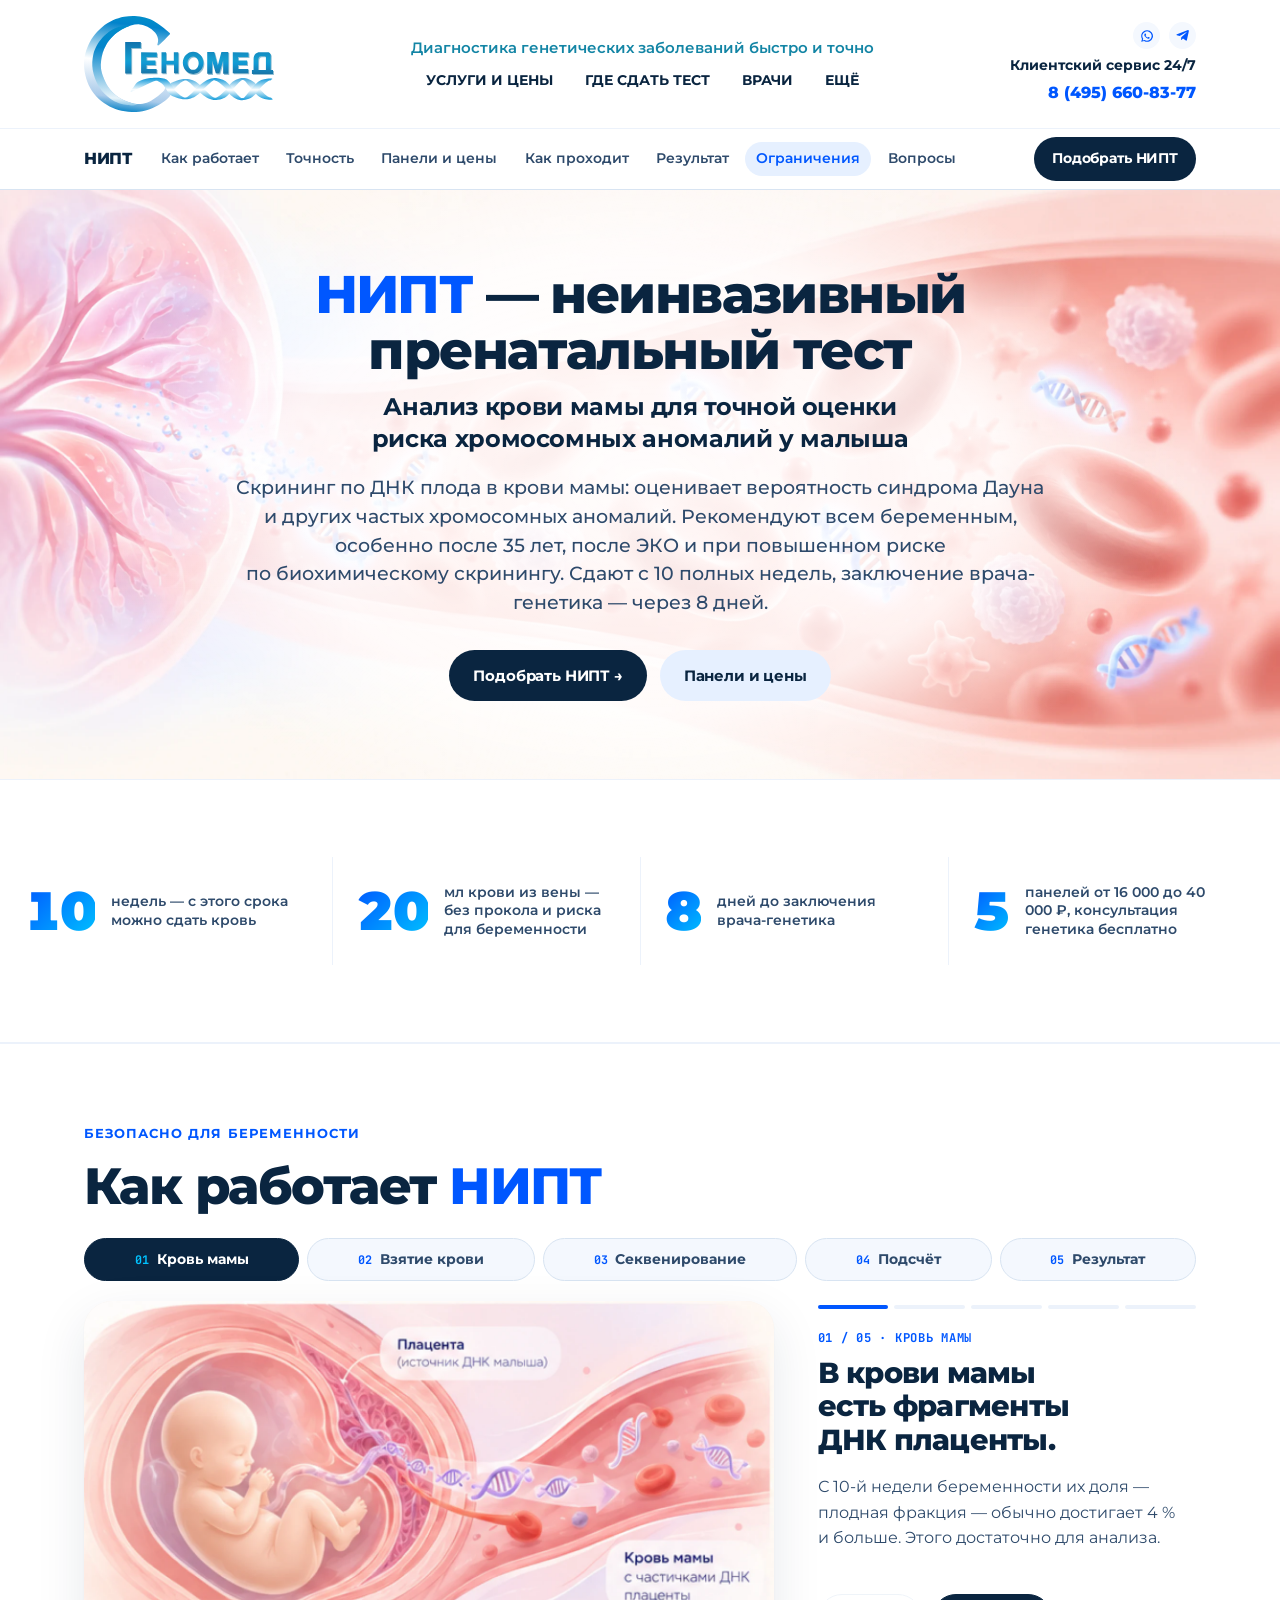
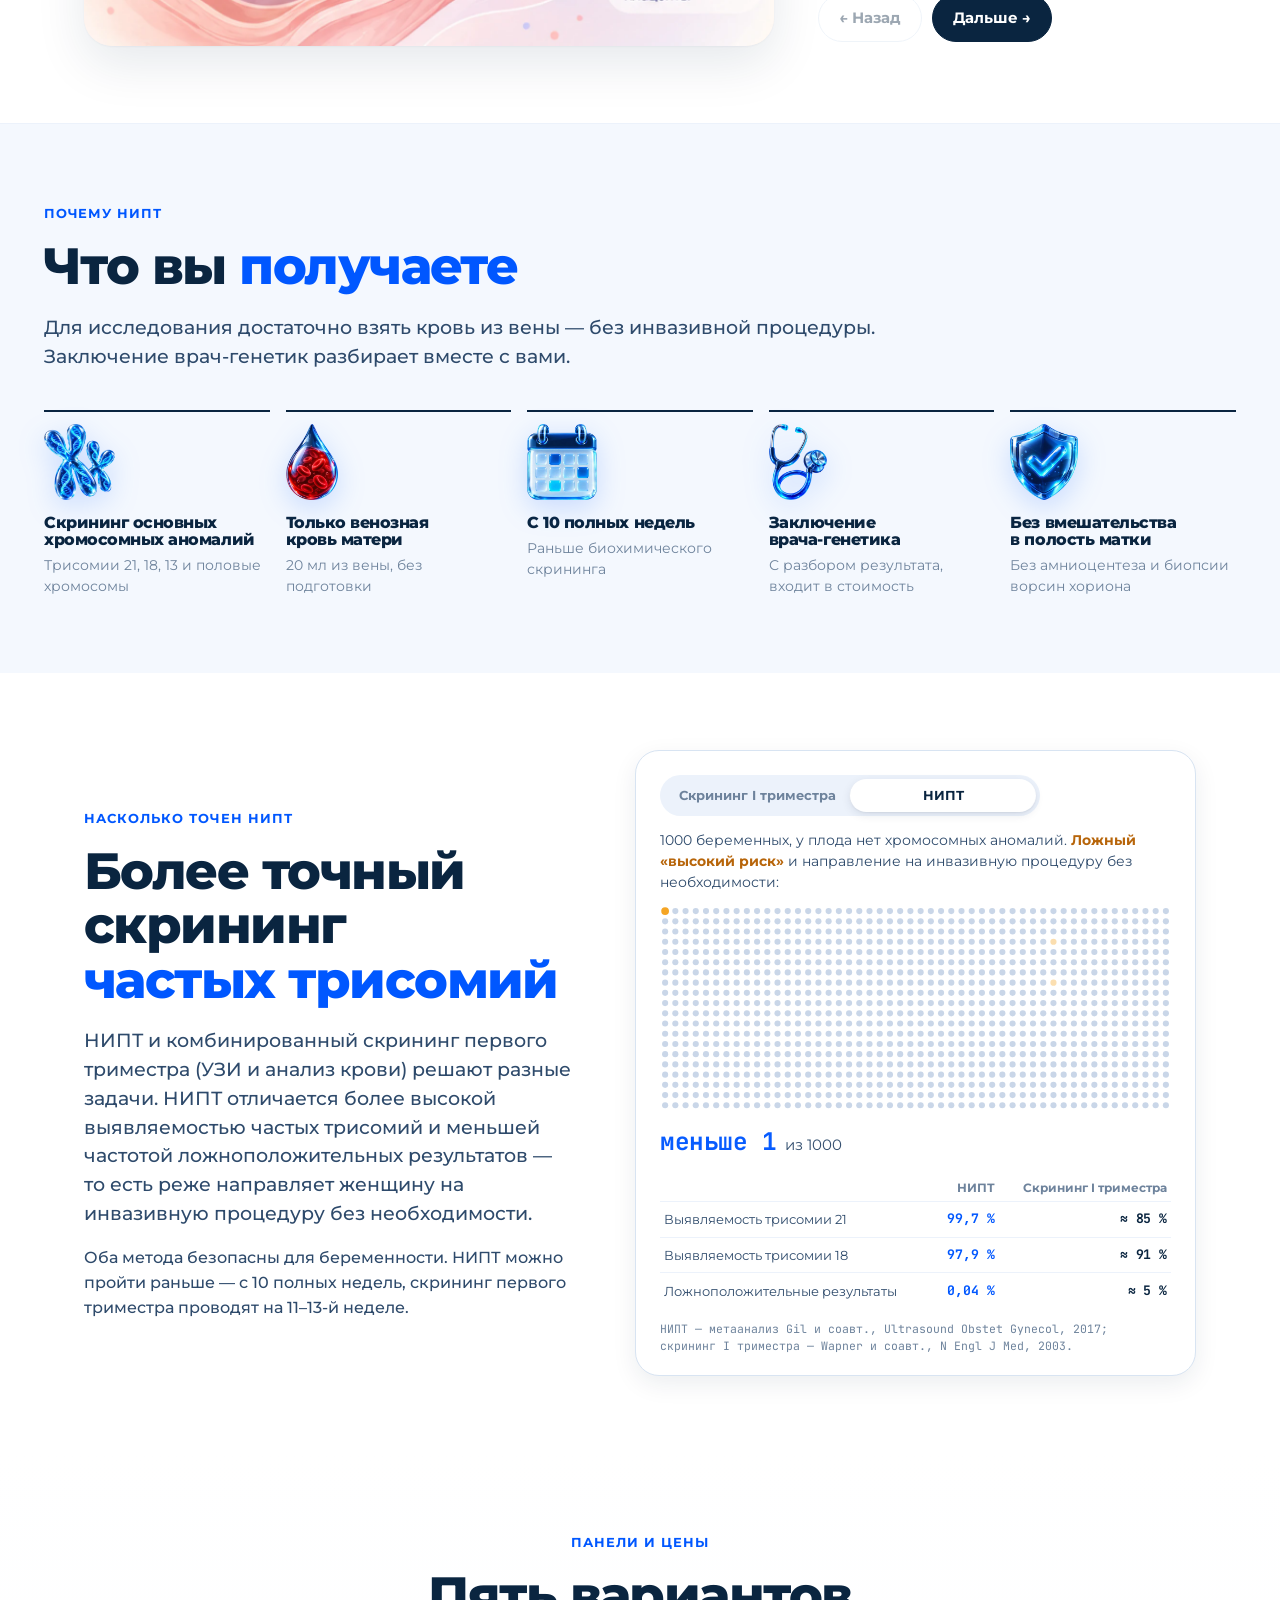
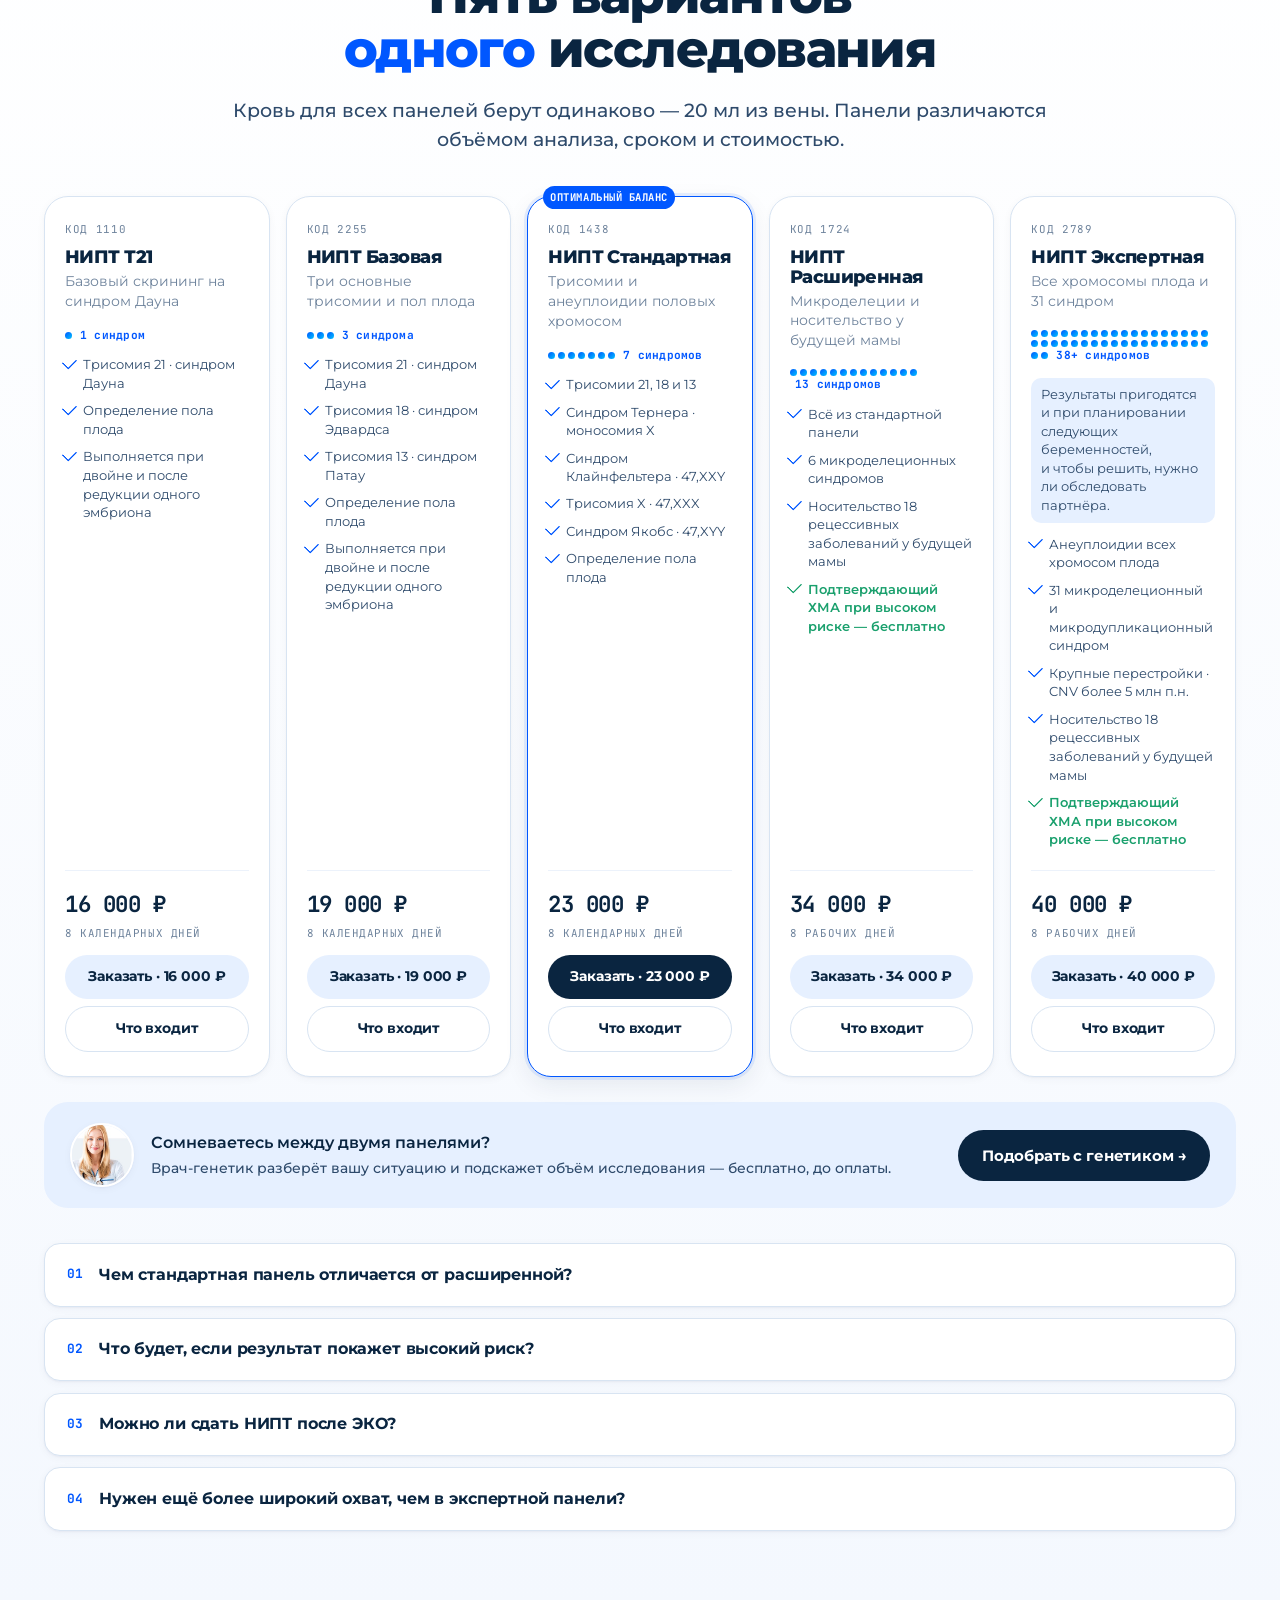
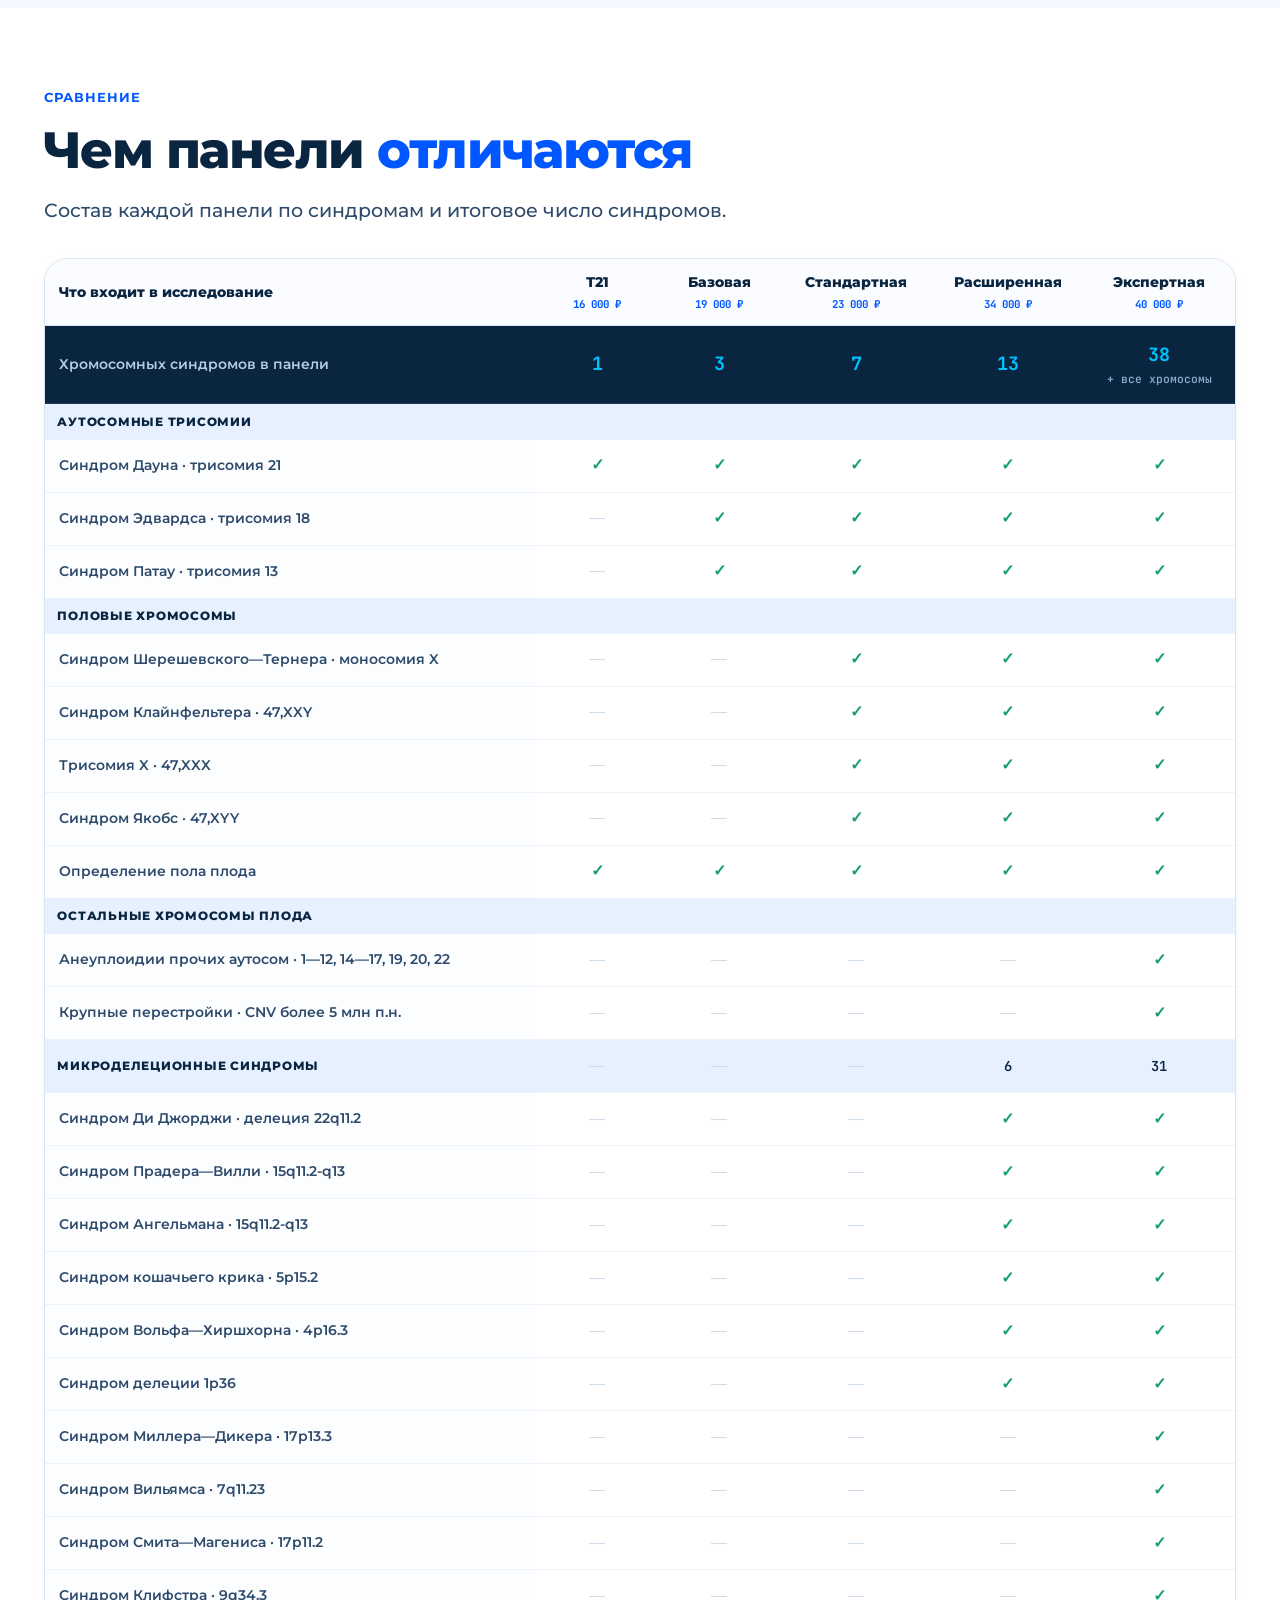
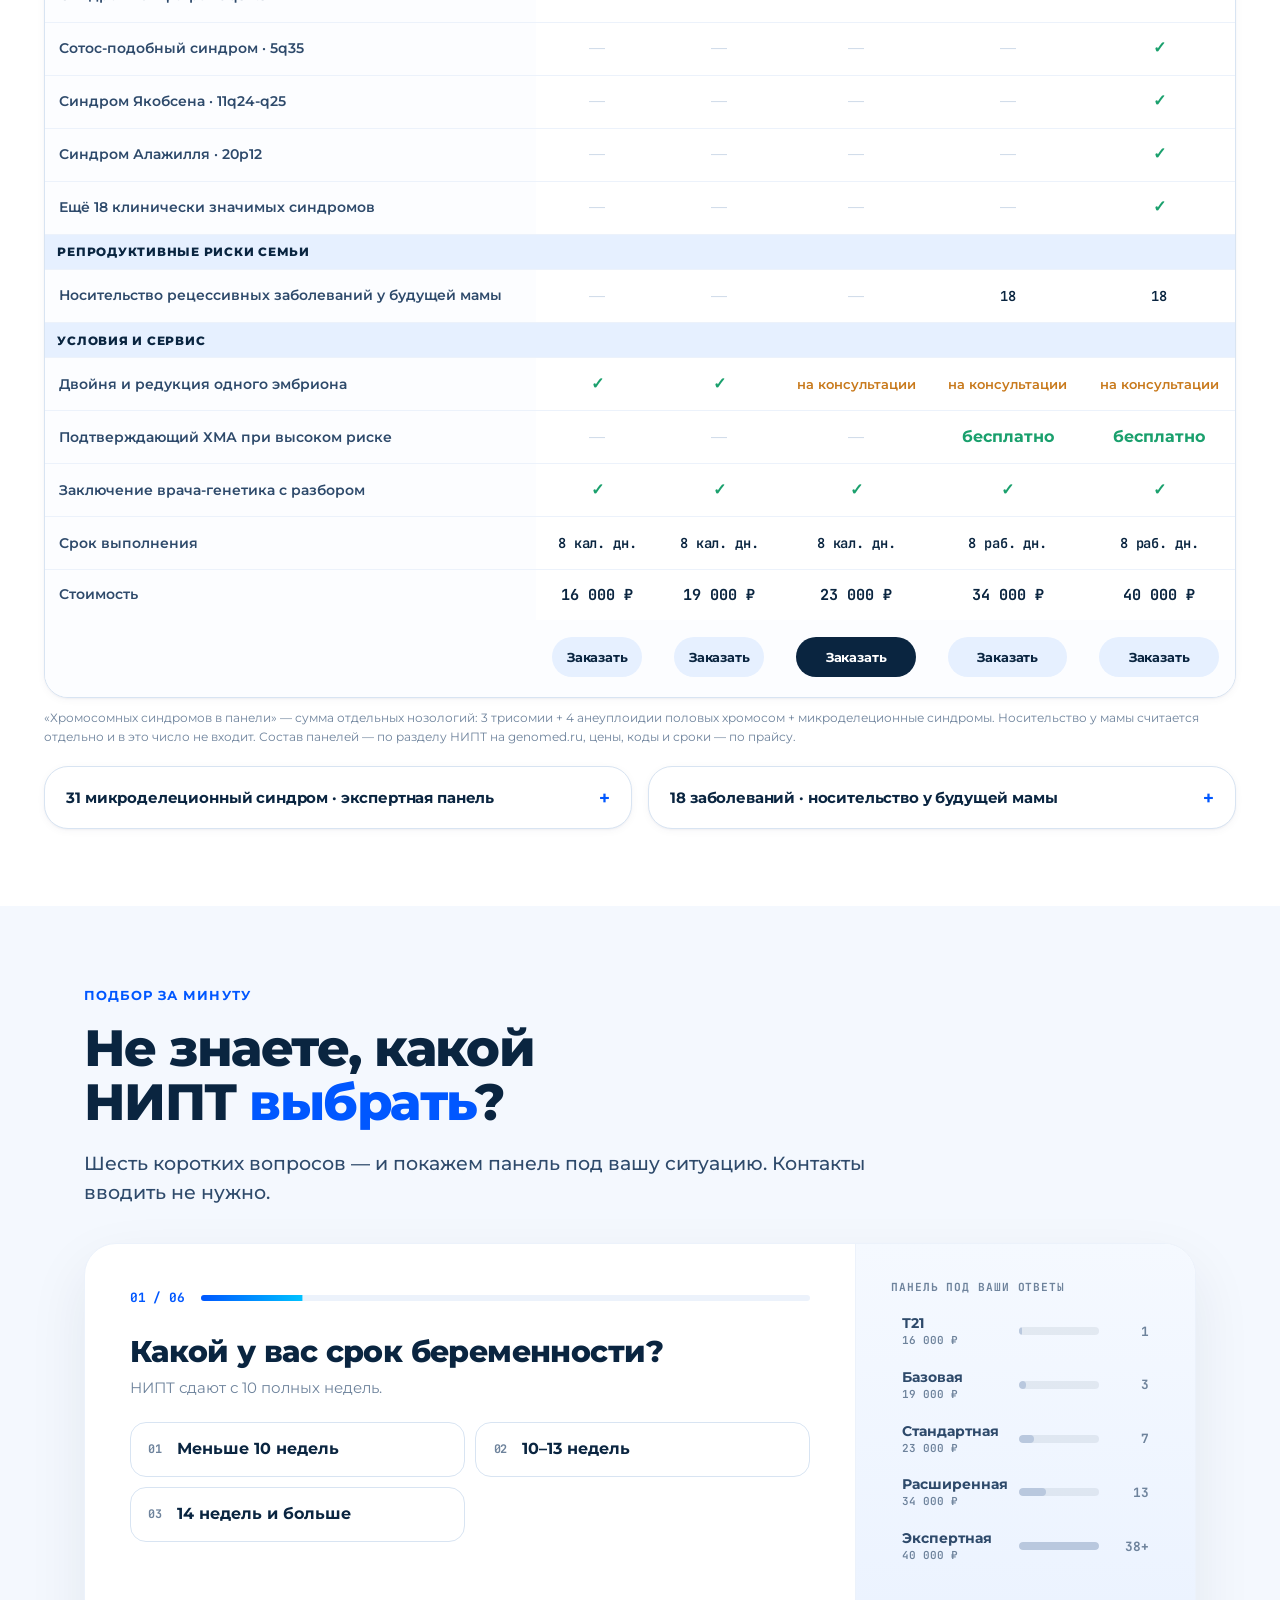
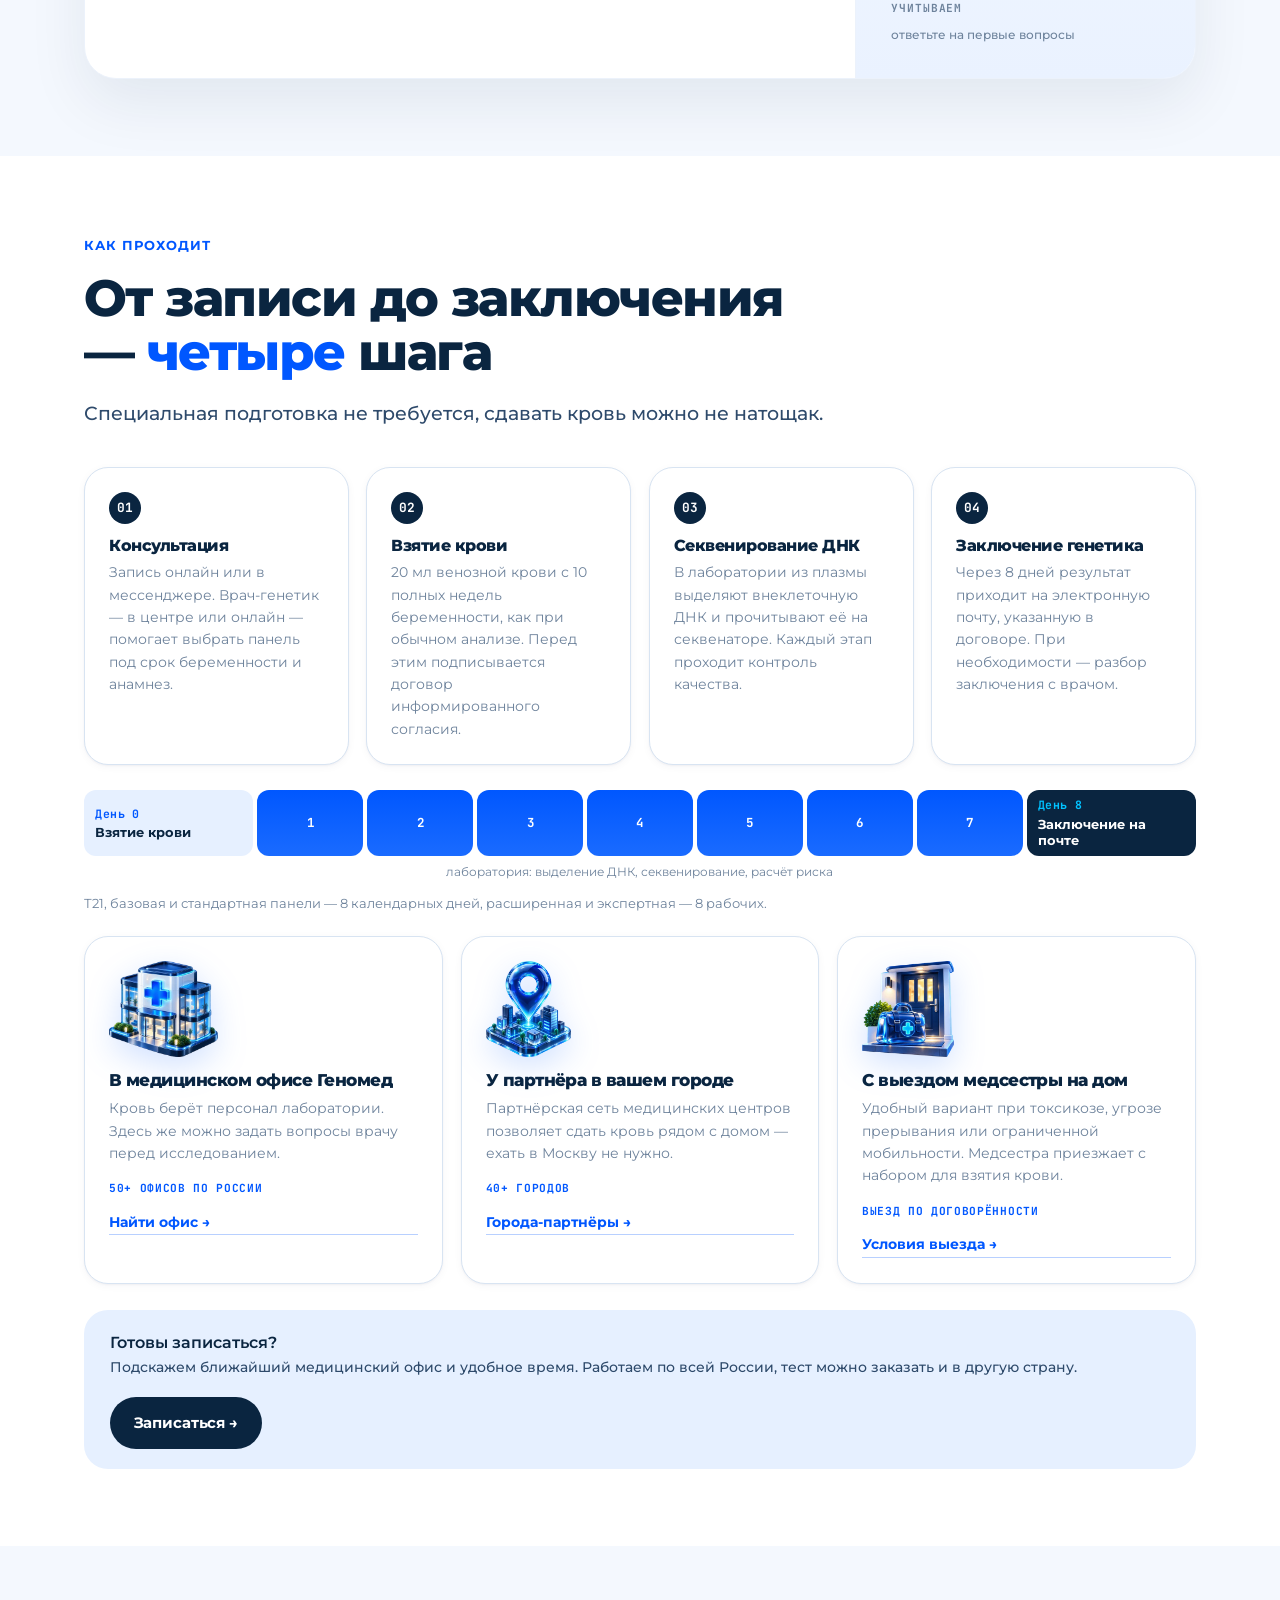
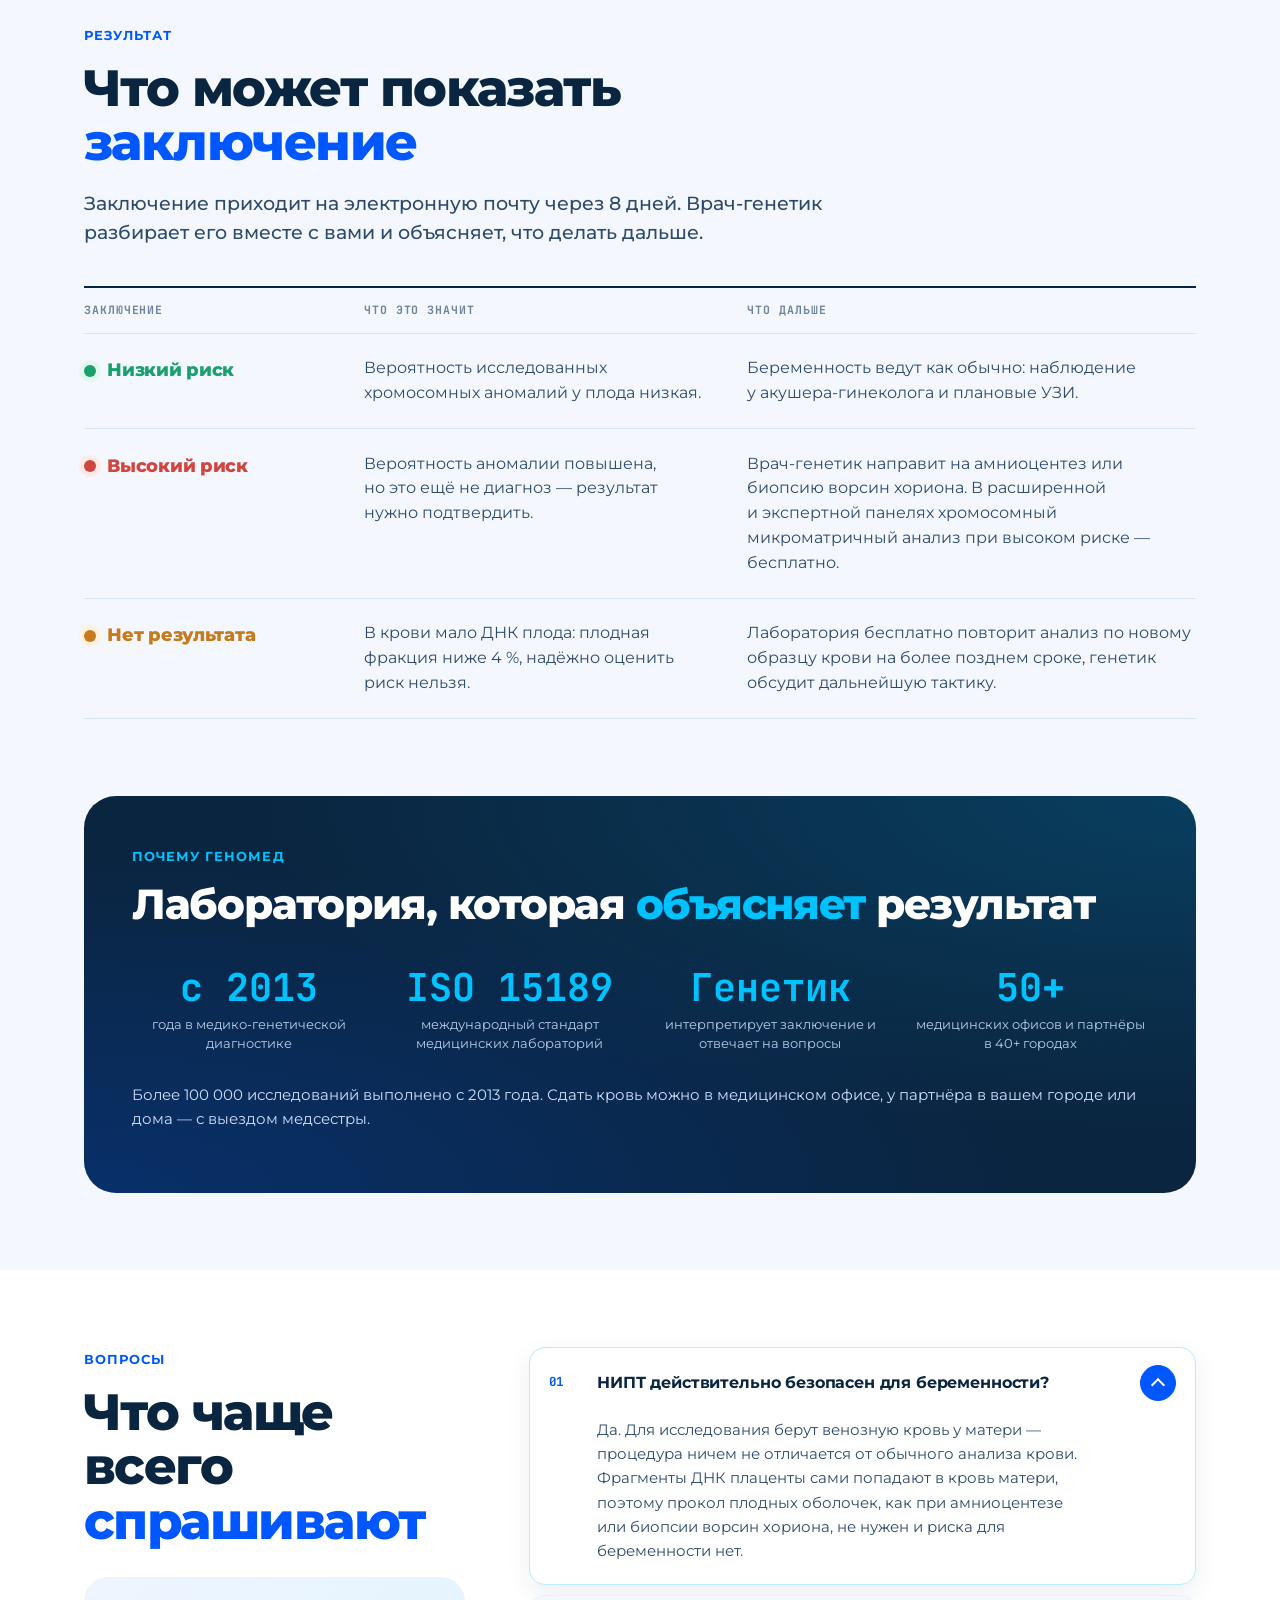
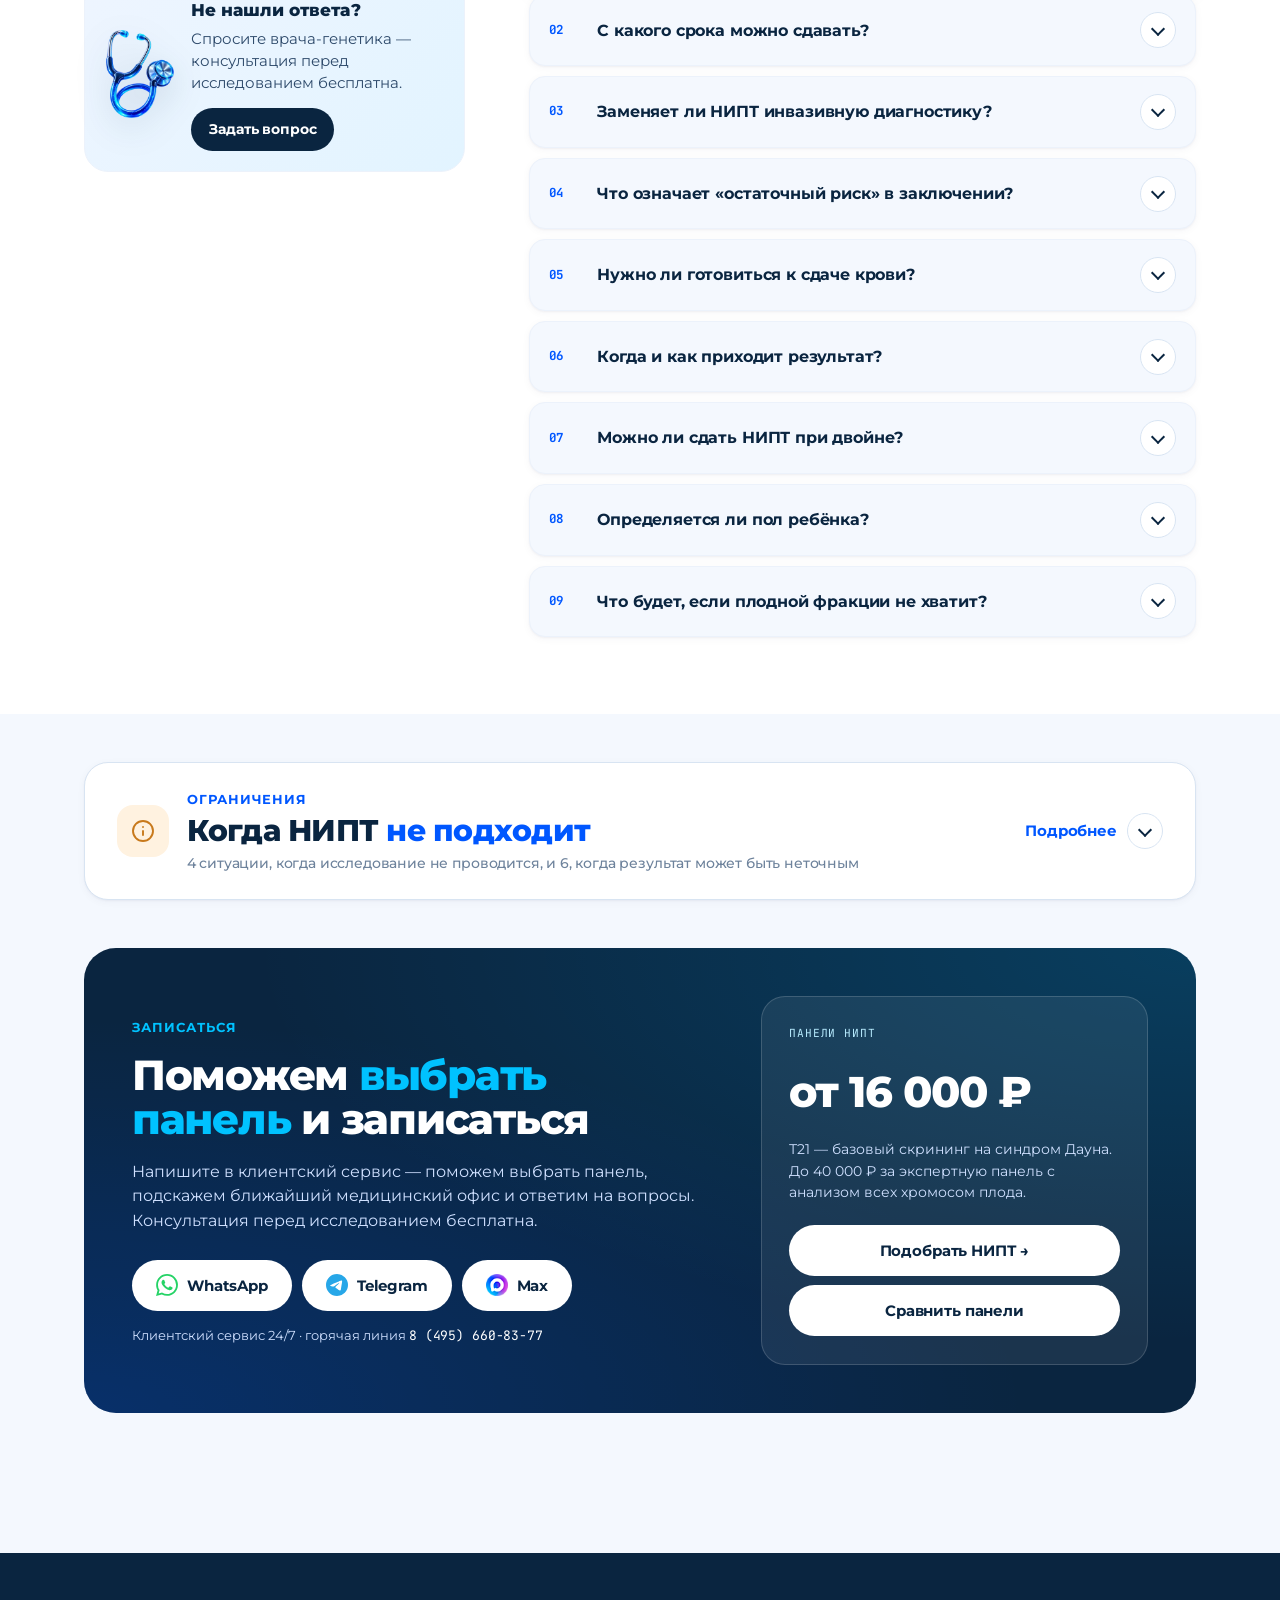
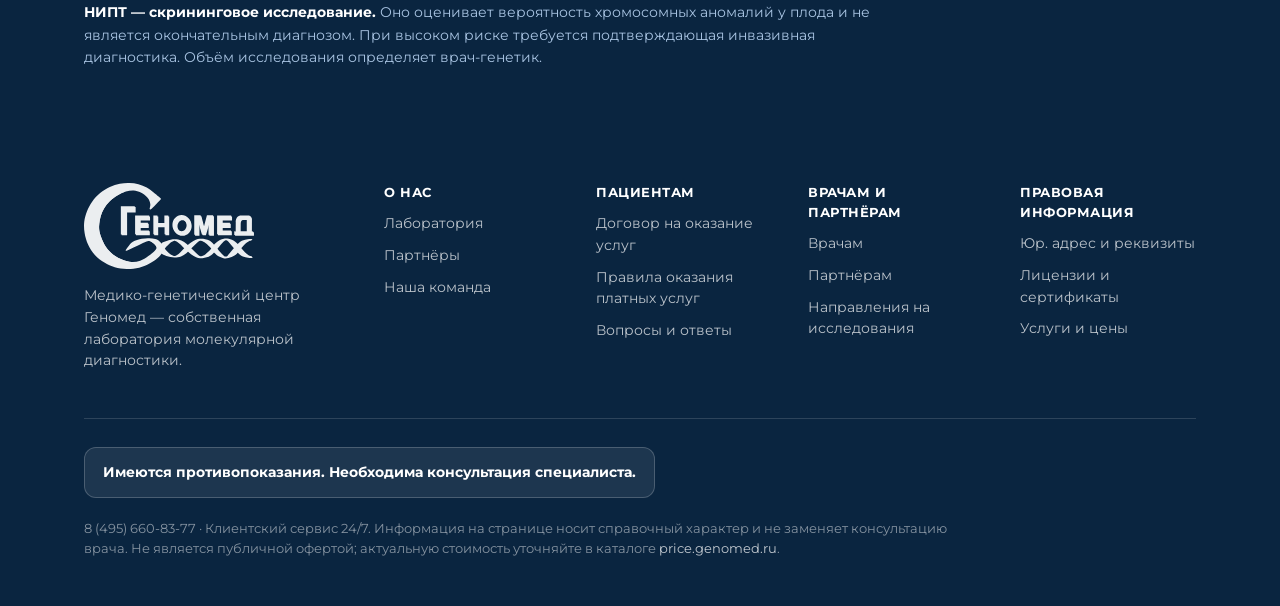
<file: aiweb.html>
<!DOCTYPE html>
<html lang="ru">
<head>
<meta charset="utf-8">
<meta name="viewport" content="width=device-width, initial-scale=1, viewport-fit=cover">
<meta name="robots" content="noindex, nofollow">
<meta name="theme-color" content="#0A2540">
<title>НИПТ — неинвазивный пренатальный тест | Геномед</title>
<link rel="preconnect" href="https://fonts.googleapis.com">
<link rel="preconnect" href="https://fonts.gstatic.com" crossorigin>
<link rel="stylesheet" href="https://fonts.googleapis.com/css2?family=Montserrat:wght@400;500;600;700;800;900&family=JetBrains+Mono:wght@400;500;600;700&display=swap">
<style>
:root{
  --bg:#F4F8FE; --bg-card:#FFFFFF; --bg-deep:#0A2540; --bg-deep-2:#102A4C;
  --ink:#0A2540; --ink-2:#2E4A6B; --muted:#6E839C;
  --line:#D8E4F2; --line-soft:#ECF2FB;
  --blue:#0057FF; --blue-2:#0046CC; --cyan:#00C2FF; --cyan-soft:#B8ECFF; --teal:#00A8B5;
  --accent-soft:#E6F0FF;
  --ok:#1AA06D; --ok-soft:#E4F7EF; --warn:#C8791B; --warn-soft:#FFF2E0; --stop:#D2453E; --stop-soft:#FDEBEA;
  --shadow-sm:0 1px 2px rgba(10,37,64,.04),0 2px 8px rgba(10,37,64,.04);
  --shadow-md:0 8px 24px rgba(10,37,64,.08);
  --shadow-lg:0 24px 64px rgba(10,37,64,.12);
  --r-sm:8px; --r-md:16px; --r-lg:24px; --r-xl:32px;
  --disp:"Montserrat",-apple-system,BlinkMacSystemFont,"Segoe UI",sans-serif;
  --body:"Montserrat",-apple-system,BlinkMacSystemFont,"Segoe UI",sans-serif;
  --mono:"JetBrains Mono",ui-monospace,"SF Mono",Menlo,Consolas,monospace;
  --maxw:1160px;
}
*{box-sizing:border-box}
img{max-width:100%;display:block} a{color:inherit;text-decoration:none}
:focus-visible{outline:2.5px solid var(--blue);outline-offset:3px}
.wrap{max-width:var(--maxw);margin-inline:auto !important;padding-inline:24px}
section{padding-block:clamp(3em,6vw,5.5em)}
.mono{font-family:var(--mono);font-feature-settings:"tnum"1,"zero"1;letter-spacing:-.01em}

h1,h2,h3,h4{font-family:var(--disp);font-weight:800;letter-spacing:-.03em;line-height:1.06;margin:0 !important;text-wrap:balance}
h1{font-size:clamp(2.1em,4.4vw,3.3em) !important;line-height:1.05}
h2{font-size:clamp(30px,4vw,54px) !important;margin:0 0 18px !important}
h3{font-size:1.15em !important}
h1 em,h2 em,h3 em{font-style:normal;color:var(--blue)}
.lead{color:var(--ink-2);font-size:clamp(1em,1.5vw,1.16em);max-width:64ch;margin:1.1em 0 0;font-weight:500}
.muted{color:var(--muted)}
.center{text-align:center}
.center .lead{margin-inline:auto !important}

.lnipt {margin:0;background:var(--bg);color:var(--ink);font-family:var(--body);font-weight:500;
  font-size:16px;line-height:1.55;-webkit-font-smoothing:antialiased;overflow-x:hidden;overflow-wrap:break-word}

/* eyebrows */
.eyebrow{display:inline-flex;align-items:center;gap:10px;padding:8px 16px;border:1px solid var(--line);
  border-radius:100px;font-size:13px;font-weight:700;letter-spacing:-.01em;background:#fff;margin:0 0 1.4em;
  box-shadow:var(--shadow-sm)}
.eyebrow::before{content:"";width:6px;height:6px;border-radius:50%;background:var(--blue);
  box-shadow:0 0 0 4px rgba(0,87,255,.15);animation:pulse 2s infinite;flex:none}
@keyframes pulse{0%,100%{box-shadow:0 0 0 4px rgba(0,87,255,.15)}50%{box-shadow:0 0 0 7px rgba(0,87,255,.05)}}
@media(prefers-reduced-motion:reduce){.eyebrow::before{animation:none}}
.section-eyebrow{display:inline-block;font-size:13px;font-weight:700;letter-spacing:.08em;
  text-transform:uppercase;color:var(--blue);margin-bottom:16px}
.section-head h2{max-width:780px}
.section-head .lead{max-width:64ch}
.section-head.center h2,.section-head.center .lead{margin-inline:auto !important}

/* buttons */
.btn-lnipt{display:inline-flex;align-items:center;justify-content:center;gap:8px;padding:14px 24px;border-radius:100px;
  font-weight:700;font-size:15px;letter-spacing:-.01em;border:none;cursor:pointer;transition:transform .2s,box-shadow .2s,background .2s;
  font-family:inherit;text-align:center}
.btn-lnipt--primary{background:var(--bg-deep);color:#fff !important;position:relative;overflow:hidden}
.btn-lnipt--primary::before{content:"";position:absolute;inset:0;
  background:linear-gradient(135deg,var(--blue),var(--cyan) 120%);opacity:0;transition:opacity .3s}
@media (hover:hover) and (pointer:fine){.btn-lnipt--primary:hover::before{opacity:1}}
.btn-lnipt--primary>*{position:relative;z-index:1}
@media (hover:hover) and (pointer:fine){.btn-lnipt--primary:hover,.btn-lnipt--secondary:hover{transform:translateY(-1px);box-shadow:var(--shadow-md)}}
.btn-lnipt--secondary{background:var(--accent-soft);color:var(--ink) !important}
.btn-lnipt--light{background:#fff;color:var(--ink) !important}
.btn-lnipt--sm{padding:11px 18px;font-size:14px}

/* hero */
.hero{padding:clamp(2.5em,5vw,4.5em) 0 clamp(3em,5vw,4.5em);
  background:linear-gradient(180deg,#F4F8FE 0%,#FFFFFF 100%)}
.nw{white-space:nowrap}
.hero__grid{display:grid;grid-template-columns:1.12fr .88fr;gap:clamp(2em,4vw,3.5em);align-items:center}
.hero__grid>*{min-width:0}
@media(max-width:940px){.hero__grid{grid-template-columns:1fr}}
.hero-cta{display:flex;flex-wrap:wrap;gap:.8em;margin-top:2em}
.stats{display:grid;grid-template-columns:repeat(4,1fr);gap:1em;margin-top:2.4em;
  border-top:1px solid var(--line);padding-top:1.5em}
.stats>div{min-width:0}
.stats .n{font-family:var(--mono);font-feature-settings:"tnum"1;font-weight:700;font-size:clamp(1.3em,2.4vw,1.75em);
  color:var(--blue);line-height:1}
.stats .c{color:var(--muted);font-size:.8em;margin-top:.45em;line-height:1.35}
@media(max-width:560px){.stats{grid-template-columns:repeat(2,1fr);gap:1.2em}}

/* карточка-отчёт */
.report{background:var(--bg-card);border-radius:var(--r-lg);padding:1.6em;box-shadow:var(--shadow-lg);
  border:1px solid var(--line-soft);min-width:0}
.report .rhead{display:flex;justify-content:space-between;align-items:baseline;gap:1em;
  border-bottom:1px solid var(--line);padding-bottom:.95em;margin-bottom:1.1em}
.report .rhead b{font-family:var(--disp);font-weight:800;font-size:1.05em;letter-spacing:-.02em}
.report .rhead small{font-family:var(--mono);color:var(--muted);font-size:.68em;white-space:nowrap;
  letter-spacing:.02em;text-transform:uppercase}
.rrow{margin:.95em 0}
.rrow .rl{display:flex;justify-content:space-between;align-items:center;gap:.6em;font-size:.86em;
  margin-bottom:.4em;font-weight:600}
.rrow .rl span:first-child{min-width:0}
.chip{font-weight:700;font-size:.8em;padding:.2em .6em;border-radius:100px;white-space:nowrap;flex:none;
  letter-spacing:.01em}
.chip.ok{background:var(--ok-soft);color:var(--ok)}
.chip.warn{background:var(--warn-soft);color:var(--warn)}
.chip.stop{background:var(--stop-soft);color:var(--stop)}
.chip.blue{background:var(--accent-soft);color:var(--blue)}
.bar{height:7px;border-radius:100px;background:var(--line-soft);overflow:hidden}
.bar>i{display:block;height:100%;border-radius:100px;background:linear-gradient(90deg,var(--blue),var(--cyan))}
.bar.calm>i{background:linear-gradient(90deg,var(--ok),#5CD1A4)}
.rfoot{margin-top:1.2em;padding-top:.95em;border-top:1px solid var(--line-soft);
  font-size:.74em;color:var(--muted);line-height:1.5}
.rfoot b{color:var(--ink-2)}

/* тёмная плашка */
.deep{position:relative;overflow:hidden;background:var(--bg-deep);color:#fff;border-radius:var(--r-xl);
  padding:clamp(1.8em,4vw,3em)}
.deep::before{content:"";position:absolute;inset:0;pointer-events:none;
  background:radial-gradient(ellipse at top right,rgba(0,194,255,.16),transparent 60%),
             radial-gradient(ellipse at bottom left,rgba(0,87,255,.22),transparent 60%)}
.deep>*{position:relative}
.deep h2,.deep h3{color:#fff}
.deep p{color:#CFE0FF}
.deep .big{font-family:var(--disp);font-weight:800;font-size:clamp(3.4em,9vw,6em);color:var(--cyan);
  line-height:.92;letter-spacing:-.04em;white-space:nowrap}
.deep-grid{display:grid;grid-template-columns:auto 1fr;gap:clamp(1.4em,4vw,3em);align-items:center}
.deep-grid>*{min-width:0}
@media(max-width:720px){.deep-grid{grid-template-columns:1fr}}

/* карточки */
.cards{display:grid;grid-template-columns:repeat(3,1fr);gap:1.1em}
.cards.c2{grid-template-columns:repeat(2,1fr)}
.cards>*{min-width:0}
@media(max-width:860px){.cards{grid-template-columns:repeat(2,1fr)}}
@media(max-width:640px){.cards,.cards.c2{grid-template-columns:1fr}}
.fcard{background:var(--bg-card);border:1px solid var(--line);border-radius:var(--r-lg);padding:1.7em;
  box-shadow:var(--shadow-sm);min-width:0;transition:transform .2s,box-shadow .2s}
@media (hover:hover) and (pointer:fine){.fcard:hover{transform:translateY(-2px);box-shadow:var(--shadow-md)}}
.fcard .n{font-family:var(--mono);font-weight:700;font-size:.78em;color:var(--blue);letter-spacing:.06em;
  text-transform:uppercase}
.fcard h3{margin:.75em 0 .55em !important}
.fcard p{color:var(--muted);font-size:.95em;margin:0}
.badge{display:inline-flex;align-items:center;justify-content:center;width:44px;height:44px;
  border-radius:var(--r-md);background:var(--accent-soft);color:var(--blue);border:1px solid #D3E3FF;flex:none}
.badge svg{width:22px;height:22px}

/* блок PPV/NPV */
.risk-grid{display:grid;grid-template-columns:1fr 1fr;gap:1.1em}
.risk-grid>*{min-width:0}
@media(max-width:760px){.risk-grid{grid-template-columns:1fr}}
.risk{background:#fff;border:1px solid var(--line);border-radius:var(--r-lg);padding:1.7em;box-shadow:var(--shadow-sm);
  position:relative;overflow:hidden}
.risk::after{content:"";position:absolute;left:0;top:0;bottom:0;width:4px}
.risk.hi::after{background:linear-gradient(180deg,var(--warn),#E9A64B)}
.risk.lo::after{background:linear-gradient(180deg,var(--ok),#5CD1A4)}
.risk .tag{display:inline-flex;align-items:center;gap:.5em;font-family:var(--mono);font-size:.72em;font-weight:700;
  letter-spacing:.08em;text-transform:uppercase}
.risk.hi .tag{color:var(--warn)} .risk.lo .tag{color:var(--ok)}
.risk .thr{font-family:var(--mono);font-weight:700;font-size:clamp(1.5em,3vw,2em);margin:.7em 0 .1em;
  letter-spacing:-.02em}
.risk p{color:var(--muted);font-size:.93em;margin:.7em 0 0}
.risk .metric{margin-top:1.1em;padding-top:1em;border-top:1px solid var(--line-soft);font-size:.9em;color:var(--ink-2)}
.risk .metric b{font-family:var(--mono);font-weight:700}

.ppv{margin-top:1.6em;background:#fff;border:1px solid var(--line);border-radius:var(--r-lg);
  padding:1.7em;box-shadow:var(--shadow-sm)}
.ppv h3{margin:0 0 .35em !important}
.ppv .sub{color:var(--muted);font-size:.9em;margin:0 0 1.4em}
.ppv-row{display:grid;grid-template-columns:1fr 84px;gap:1em;align-items:center;margin:.95em 0}
.ppv-row>*{min-width:0}
.ppv-row .lbl{font-weight:600;font-size:.93em}
.ppv-row .lbl small{display:block;color:var(--muted);font-weight:500;font-size:.78em;margin-top:.1em}
.ppv-row .val{font-family:var(--mono);font-weight:700;font-size:1em;text-align:right;color:var(--blue)}
.ppv-row .track{grid-column:1/-1;height:7px;border-radius:100px;background:var(--line-soft);overflow:hidden;margin-top:-.35em}
.ppv-row .track>i{display:block;height:100%;border-radius:100px;background:linear-gradient(90deg,var(--blue),var(--cyan))}
.note{display:flex;gap:.9em;align-items:flex-start;margin-top:1.6em;background:var(--warn-soft);
  border:1px solid #F3DFC0;border-radius:var(--r-md);padding:1.15em 1.3em}
.note svg{width:20px;height:20px;color:var(--warn);flex:none;margin-top:.15em}
.note p{margin:0;font-size:.92em;color:#7A4E12;line-height:1.55}
.note p b{color:#5E3A0A}

/* сравнение НИПТ vs биохимия */
.cmp{display:grid;grid-template-columns:1fr 1.15fr;gap:clamp(2em,5vw,4em);align-items:center}
.cmp>*{min-width:0}
@media(max-width:900px){.cmp{grid-template-columns:1fr}}
.cmp-card{background:#fff;border:1px solid var(--line);border-radius:var(--r-lg);padding:1.7em;box-shadow:var(--shadow-md)}
.cmp-item{margin:1.5em 0}
.cmp-item:first-child{margin-top:0} .cmp-item:last-child{margin-bottom:0}
.cmp-item .t{display:flex;justify-content:space-between;align-items:baseline;gap:.8em;margin-bottom:.85em}
.cmp-item .t b{font-size:.95em} .cmp-item .t small{color:var(--muted);font-size:.75em;font-family:var(--mono)}
.cmp-line{display:grid;grid-template-columns:1fr 68px;gap:.7em;align-items:center;margin:.4em 0}
.cmp-line>*{min-width:0}
.cmp-line .bar2{height:22px;border-radius:6px;background:var(--line-soft);overflow:hidden}
.cmp-line .bar2>i{display:block;height:100%;border-radius:6px}
.cmp-line.a .bar2>i{background:linear-gradient(90deg,var(--blue),var(--cyan))}
.cmp-line.b .bar2>i{background:#A9BDD6}
.cmp-line .v{font-family:var(--mono);font-weight:700;font-size:.82em;text-align:right}
.cmp-line.a .v{color:var(--blue)} .cmp-line.b .v{color:var(--muted)}
.cmp-legend{display:flex;gap:1.2em;flex-wrap:wrap;margin-top:1.3em;padding-top:1.1em;border-top:1px solid var(--line-soft);
  font-size:.78em;color:var(--muted)}
.cmp-legend span{display:inline-flex;align-items:center;gap:.45em}
.cmp-legend i{width:12px;height:12px;border-radius:4px;display:inline-block}
.src{font-size:.76em;color:var(--muted);margin-top:1.2em;line-height:1.5}

/* панели */
.panels{display:grid;grid-template-columns:repeat(5,1fr);gap:1em;align-items:stretch}
@media(max-width:1120px){.panels{grid-template-columns:repeat(3,1fr)}}
@media(max-width:820px){.panels{grid-template-columns:repeat(2,1fr)}}
@media(max-width:560px){.panels{grid-template-columns:1fr}}
.panels>*{min-width:0}
.panel{background:#fff;border:1px solid var(--line);border-radius:var(--r-lg);padding:1.5em 1.25em;
  display:flex;flex-direction:column;box-shadow:var(--shadow-sm);position:relative;transition:transform .2s,box-shadow .2s}
@media (hover:hover) and (pointer:fine){.panel:hover{transform:translateY(-3px);box-shadow:var(--shadow-md)}}
.panel.pop{border-color:var(--blue);box-shadow:0 0 0 3px rgba(0,87,255,.09),var(--shadow-md)}
.panel .flag{position:absolute;top:-11px;left:1.4em;background:var(--blue);color:#fff;font-size:.66em;
  font-weight:700;letter-spacing:.05em;text-transform:uppercase;padding:.3em .7em;border-radius:100px;
  font-family:var(--mono)}
.panel .code{font-family:var(--mono);font-size:.68em;color:var(--muted);letter-spacing:.06em;text-transform:uppercase}
.panel h3{margin:.5em 0 .3em !important;font-size:1.15em !important}
.panel .desc{color:var(--muted);font-size:.85em;margin:0 0 1.1em;line-height:1.45}
.panel ul{list-style:none;margin:0 0 1.3em;padding:0;display:grid;gap:.55em}
.panel li{position:relative;padding-left:1.35em;font-size:.83em;color:var(--ink-2);line-height:1.4}
.panel li::before{content:"";position:absolute;left:0;top:.42em;width:13px;height:9px;
  border-left:2px solid var(--blue);border-bottom:2px solid var(--blue);transform:rotate(-45deg) scale(.85);
  transform-origin:left center;border-radius:1px}
.panel li.plus{color:var(--ok);font-weight:600}
.panel li.plus::before{border-color:var(--ok)}
.panel .price{margin-top:auto;padding-top:1em;border-top:1px solid var(--line-soft)}
.panel .price .p{font-family:var(--mono);font-weight:700;font-size:1.4em;letter-spacing:-.02em}
.panel .price .term{font-family:var(--mono);font-size:.68em;color:var(--muted);letter-spacing:.05em;
  text-transform:uppercase;margin-top:.3em}
.panel .btn-lnipt{margin-top:1em;width:100%}
.panels-note{margin-top:1.4em;background:var(--accent-soft);border-radius:var(--r-md);padding:1.15em 1.3em;
  font-size:.9em;color:var(--ink-2)}
.panels-note b{font-weight:700}

/* таблица */
.tablewrap{overflow-x:auto;border:1px solid var(--line);border-radius:var(--r-lg);background:#fff;
  box-shadow:var(--shadow-sm);-webkit-overflow-scrolling:touch}
table{border-collapse:collapse;width:100%;min-width:720px;font-size:1em}
th,td{padding:.85em 1em;text-align:center;border-bottom:1px solid var(--line-soft)}
thead th{background:#FAFCFF;font-family:var(--disp);font-weight:800;font-size:.9em;position:sticky;top:0;
  border-bottom:1px solid var(--line)}
thead th .pr{display:block;font-family:var(--mono);font-size:.75em;color:var(--blue);font-weight:700;margin-top:.2em}
tbody th{text-align:left;font-weight:600;color:var(--ink-2);font-size:.87em;background:#FCFDFF}
tbody tr:last-child td,tbody tr:last-child th{border-bottom:none}
td.y{color:var(--ok);font-weight:700}
td.n{color:#C3D2E4}
td .mono{font-size:.82em}
.thint{font-size:.78em;color:var(--muted);margin-top:.8em}

/* шаги */
.steps{display:grid;grid-template-columns:repeat(4,1fr);gap:1.1em;counter-reset:s}
.steps>*{min-width:0}
@media(max-width:900px){.steps{grid-template-columns:repeat(2,1fr)}}
@media(max-width:520px){.steps{grid-template-columns:1fr}}
.step{background:#fff;border:1px solid var(--line);border-radius:var(--r-lg);padding:1.5em;box-shadow:var(--shadow-sm)}
.step .n{font-family:var(--mono);font-weight:700;font-size:.8em;color:#fff;background:var(--bg-deep);
  width:32px;height:32px;border-radius:50%;display:flex;align-items:center;justify-content:center;margin-bottom:1em}
.step h3{font-size:1.02em !important;margin:0 0 .45em !important}
.step p{color:var(--muted);font-size:.9em;margin:0}

/* где сдать */
.where{display:grid;grid-template-columns:repeat(3,1fr);gap:1.1em;margin-top:1.4em}
.where>*{min-width:0}
@media(max-width:860px){.where{grid-template-columns:1fr}}
.wcard{background:#fff;border:1px solid var(--line);border-radius:var(--r-lg);padding:1.6em;box-shadow:var(--shadow-sm)}
.wcard h3{font-size:1.05em !important;margin:.9em 0 .5em !important}
.wcard p{color:var(--muted);font-size:.9em;margin:0 0 1em}
.wcard .tagline{font-family:var(--mono);font-size:.7em;font-weight:700;color:var(--blue);letter-spacing:.06em;
  text-transform:uppercase}

/* доверие */
.trust{display:grid;grid-template-columns:repeat(4,1fr);gap:1.6em;text-align:center}
.trust>*{min-width:0}
@media(max-width:760px){.trust{grid-template-columns:repeat(2,1fr);gap:2em 1em}}
.trust .n{font-family:var(--mono);font-weight:700;font-size:clamp(1.6em,3.4vw,2.4em);color:var(--cyan);line-height:1}
.trust .c{color:#B9CDE8;font-size:.84em;margin-top:.6em;line-height:1.4}

/* отзывы */
.revs{display:grid;grid-template-columns:repeat(3,1fr);gap:1.1em}
.revs>*{min-width:0}
@media(max-width:900px){.revs{grid-template-columns:repeat(2,1fr)}}
@media(max-width:640px){.revs{grid-template-columns:1fr}}
.rev{background:#fff;border:1px solid var(--line);border-radius:var(--r-lg);padding:1.6em;box-shadow:var(--shadow-sm);
  display:flex;flex-direction:column}
.rev .stars{color:#F0A81E;font-size:.9em;letter-spacing:.1em;margin-bottom:.9em}
.rev p{margin:0 0 1.3em;font-size:.94em;color:var(--ink-2);line-height:1.6}
.rev .who{margin-top:auto;display:flex;align-items:center;gap:.8em;padding-top:1em;border-top:1px solid var(--line-soft)}
.rev .av{width:38px;height:38px;border-radius:50%;background:var(--accent-soft);color:var(--blue);
  display:flex;align-items:center;justify-content:center;font-weight:800;flex:none;font-family:var(--disp)}
.rev .who b{display:block;font-size:.9em}
.rev .who small{color:var(--muted);font-size:.76em;font-family:var(--mono)}

/* faq */
.faq{display:grid;gap:.7em;max-width:880px}
details{background:#fff;border:1px solid var(--line);border-radius:var(--r-md);padding:0;box-shadow:var(--shadow-sm)}
details[open]{border-color:#BFD5F2}
summary{cursor:pointer;list-style:none;padding:1.15em 1.4em;display:flex;gap:1em;align-items:flex-start;
  font-weight:700;font-size:1em;letter-spacing:-.01em}
summary::-webkit-details-marker{display:none}
summary .faq__n{font-family:var(--mono);color:var(--blue);font-size:.8em;flex:none;padding-top:.15em}
summary .q{flex:1;min-width:0}
summary .ic{flex:none;width:20px;height:20px;color:var(--muted);transition:transform .2s}
details[open] summary .ic{transform:rotate(45deg)}
details .a{padding:0 1.4em 1.3em 3.35em;color:var(--ink-2);font-size:.95em;line-height:1.65;margin:0}
@media(max-width:520px){details .a{padding-left:1.4em}}

/* cta */
.cta-grid{display:grid;grid-template-columns:1.2fr .8fr;gap:clamp(1.6em,4vw,3em);align-items:center}
.cta-grid>*{min-width:0}
@media(max-width:820px){.cta-grid{grid-template-columns:1fr}}
.contacts{display:flex;flex-wrap:wrap;gap:.7em;margin-top:1.8em}
.contacts a{display:inline-flex;align-items:center;gap:.5em;padding:12px 20px;border-radius:100px;
  background:rgba(255,255,255,.1);border:1px solid rgba(255,255,255,.2);color:#fff;font-weight:700;font-size:.9em;
  transition:background .2s}
@media (hover:hover) and (pointer:fine){.contacts a:hover{background:rgba(255,255,255,.2)}}
.contacts a.tel{background:#fff;color:var(--bg-deep);font-family:var(--mono);border-color:#fff}
.pricebox{background:rgba(255,255,255,.07);border:1px solid rgba(255,255,255,.16);border-radius:var(--r-lg);padding:1.7em}
.pricebox .l{font-family:var(--mono);font-size:.7em;letter-spacing:.08em;text-transform:uppercase;color:var(--cyan-soft)}
.pricebox .p{font-family:var(--disp);font-weight:800;font-size:clamp(2em,5vw,2.7em);color:#fff;letter-spacing:-.03em;
  margin:.4em 0 .3em}
.pricebox p{font-size:.87em;margin:0;color:#CFE0FF}

/* ---------- строка фактов в hero ---------- */
.herofacts{list-style:none;display:flex;flex-wrap:wrap;align-items:baseline;gap:.55em 0;
  margin:2.2em 0 0;padding:1.4em 0 0;border-top:1px solid var(--line);font-size:.93em;color:var(--muted)}
.herofacts li{display:inline-flex;align-items:baseline;gap:.42em;min-width:0;flex-wrap:wrap}
.herofacts li:not(:last-child)::after{content:"\00B7";margin:0 .85em;color:#BFD2E8}
.herofacts b{color:var(--blue);font-weight:700;white-space:nowrap}
@media(max-width:560px){
  .herofacts{display:grid;grid-template-columns:1fr 1fr;gap:1.1em}
  .herofacts li{display:block}
  .herofacts li::after{display:none}
  .herofacts b{display:block;margin-bottom:.15em;white-space:normal}
}

/* ---------- полоса «важно» ---------- */
.notice{display:flex;gap:1.1em;align-items:flex-start;background:#fff;border:1px solid var(--line);
  border-left:4px solid var(--blue);border-radius:var(--r-md);padding:1.2em 1.5em;box-shadow:var(--shadow-sm)}
.notice svg{width:21px;height:21px;color:var(--blue);flex:none;margin-top:.15em}
.notice p{margin:0;font-size:.95em;color:var(--ink-2);line-height:1.6}
.notice b{color:var(--ink)}

/* ---------- подбор панели (квиз) ---------- */
.quiz{background:#fff;border:1px solid var(--line);border-radius:var(--r-xl);
  padding:clamp(1.5em,4vw,2.6em);box-shadow:var(--shadow-lg);position:relative;overflow:hidden}
.quiz::after{content:"";position:absolute;inset:0;pointer-events:none;
  background:radial-gradient(ellipse at top right,rgba(0,194,255,.09),transparent 55%)}
.quiz>*{position:relative}
.quiz__prog{display:flex;gap:.45em;margin-bottom:1.7em}
.quiz__prog i{height:4px;flex:1;border-radius:100px;background:var(--line-soft);transition:background .3s}
.quiz__prog i.on{background:linear-gradient(90deg,var(--blue),var(--cyan))}
.qstep,.qres{display:none}
.qstep.on,.qres.on{display:block;animation:qin .32s ease}
@keyframes qin{from{opacity:0;transform:translateY(6px)}to{opacity:1;transform:none}}
@media(prefers-reduced-motion:reduce){.qstep.on,.qres.on{animation:none}}
.qn{font-family:var(--mono);font-size:.72em;color:var(--blue);letter-spacing:.08em;text-transform:uppercase}
.qstep h3,.qres h3{font-size:clamp(1.15em,2.5vw,1.55em) !important;margin:.55em 0 1.2em !important}
.qopts{display:grid;gap:.6em}
.qopt{display:flex;align-items:flex-start;gap:.9em;width:100%;text-align:left;background:#FAFCFF;
  border:1px solid var(--line);border-radius:var(--r-md);padding:1em 1.2em;font-family:inherit;
  font-weight:600;font-size:.97em;color:var(--ink);cursor:pointer;transition:border-color .18s,background .18s,transform .18s}
@media (hover:hover) and (pointer:fine){.qopt:hover{border-color:#A9C7FF;background:var(--accent-soft);transform:translateX(2px)}}
.qopt .k{font-family:var(--mono);font-size:.72em;color:var(--blue);flex:none;padding-top:.18em;min-width:1.1em}
.qopt span.tx{min-width:0}
.qopt small{display:block;font-weight:500;color:var(--muted);font-size:.83em;margin-top:.2em;line-height:1.45}
.qfoot{display:flex;flex-wrap:wrap;gap:1em;align-items:center;justify-content:space-between;
  margin-top:1.6em;padding-top:1.3em;border-top:1px solid var(--line-soft)}
.qfoot p{margin:0;font-size:.79em;color:var(--muted);max-width:60ch;line-height:1.5}
.qlink{background:none;border:none;font-family:inherit;font-weight:700;font-size:.88em;color:var(--blue);
  cursor:pointer;padding:0;display:inline-flex;align-items:center;gap:.4em}
@media (hover:hover) and (pointer:fine){.qlink:hover{color:var(--blue-2)}}
.qres__box{background:linear-gradient(135deg,#F4F8FE,#FFFFFF);border:1px solid #C9DDFB;border-radius:var(--r-lg);
  padding:1.6em;display:grid;grid-template-columns:1fr auto;gap:1.4em;align-items:center}
.qres__box>*{min-width:0}
@media(max-width:700px){.qres__box{grid-template-columns:1fr}}
.qres__tag{display:inline-flex;align-items:center;gap:.5em;font-family:var(--mono);font-size:.7em;
  font-weight:700;letter-spacing:.08em;text-transform:uppercase;color:var(--blue);margin-bottom:.6em}
.qres__name{font-family:var(--disp);font-weight:800;font-size:clamp(1.3em,3vw,1.75em);letter-spacing:-.03em}
.qres__why{color:var(--ink-2);font-size:.94em;margin:.7em 0 0;line-height:1.6}
.qres__price{text-align:right}
@media(max-width:700px){.qres__price{text-align:left}}
.qres__price .p{font-family:var(--mono);font-weight:700;font-size:1.6em;letter-spacing:-.02em}
.qres__price .t{font-family:var(--mono);font-size:.68em;color:var(--muted);letter-spacing:.05em;
  text-transform:uppercase;margin-top:.25em}
.qres__cta{display:flex;flex-wrap:wrap;gap:.7em;margin-top:1.4em}

/* ---------- «что вы получите» ---------- */
.bens{display:grid;grid-template-columns:repeat(5,1fr);gap:1em}
.bens>*{min-width:0}
@media(max-width:1020px){.bens{grid-template-columns:repeat(3,1fr)}}
@media(max-width:680px){.bens{grid-template-columns:1fr}}
.ben{background:#fff;border:1px solid var(--line);border-radius:var(--r-lg);padding:1.5em 1.2em;
  box-shadow:var(--shadow-sm);transition:transform .2s,box-shadow .2s}
@media (hover:hover) and (pointer:fine){.ben:hover{transform:translateY(-2px);box-shadow:var(--shadow-md)}}
.ben h3{font-size:.98em !important;margin:.95em 0 .4em !important}
.ben p{font-size:.87em;color:var(--muted);margin:0;line-height:1.5}

/* ---------- микро-CTA ---------- */
.mcta{display:flex;flex-wrap:wrap;gap:1em 1.5em;align-items:center;justify-content:space-between;
  background:var(--accent-soft);border-radius:var(--r-lg);padding:1.3em 1.6em;margin-top:1.6em}
.mcta p{margin:0;font-weight:600;font-size:.97em;min-width:0;color:var(--ink)}
.mcta p small{display:block;font-weight:500;color:var(--ink-2);font-size:.87em;margin-top:.2em}

/* ---------- раскрывающийся научный блок ---------- */
details.acc{border-radius:var(--r-lg)}
details.acc>summary{padding:1.35em 1.6em;font-size:1.05em}
details.acc .body{padding:0 1.6em 1.7em}
@media(max-width:520px){details.acc>summary{padding:1.15em 1.2em}details.acc .body{padding:0 1.2em 1.4em}}

/* ---------- таблица: строка CTA ---------- */
tfoot td,tfoot th{border-bottom:none;padding-top:1.1em;padding-bottom:1.2em;background:#FCFDFF}
tfoot .btn-lnipt{width:100%;padding:10px 12px;font-size:13px}
tbody td.price-cell{font-family:var(--mono);font-weight:700;font-size:.95em;color:var(--ink)}

/* ---------- липкий CTA на мобиле ---------- */
.sticky-cta{display:none}
@media(max-width:720px){
  .sticky-cta{display:flex;position:fixed;left:0;right:0;bottom:0;z-index:60;gap:.55em;
    padding:.7em 1em calc(.7em + env(safe-area-inset-bottom));background:rgba(255,255,255,.95);
    backdrop-filter:blur(14px);border-top:1px solid var(--line);box-shadow:0 -4px 20px rgba(10,37,64,.07)}
  .sticky-cta .btn-lnipt{flex:1;padding:13px 10px;font-size:14px;min-width:0}
  body{padding-bottom:80px}
}

/* ============================================================
   ДОБАВЛЕНИЯ К СТИЛЯМ ЛЕНДИНГА
   .demobar / .hint — служебные, на боевую страницу не переносятся.
   Остальное — навигация, форма, таблица, дисклеймер — рабочее.
   ============================================================ */

body{background:var(--bg);color:var(--ink);font-family:var(--body);font-size:16px;line-height:1.55;margin:0;
  -webkit-font-smoothing:antialiased;padding-top:var(--chrome-h)}
:root{--chrome-h:0px}
[hidden]{display:none !important}
section[id],#compare{scroll-margin-top:calc(var(--chrome-h) + 60px)}

/* ——— якорная навигация страницы ——— */
.lnav{position:sticky;top:var(--chrome-h);z-index:70;background:rgba(255,255,255,.94);
  backdrop-filter:blur(14px);border-bottom:1px solid var(--line)}
.lnav__in{display:flex;align-items:center;gap:.35em;min-height:60px;overflow-x:auto;
  scrollbar-width:none;-webkit-overflow-scrolling:touch}
.lnav__in::-webkit-scrollbar{display:none}
.lnav__logo{font-family:var(--disp);font-weight:800;letter-spacing:-.03em;font-size:1.02em;margin-right:.8em;
  white-space:nowrap}
.lnav a:not(.btn-lnipt){padding:.5em .8em;border-radius:100px;font-size:.85em;font-weight:600;color:var(--ink-2);
  white-space:nowrap;transition:background .16s,color .16s}
@media (hover:hover) and (pointer:fine){.lnav a:not(.btn-lnipt):hover{background:var(--accent-soft);color:var(--ink)}}
.lnav a.on{background:var(--accent-soft);color:var(--blue)}
.lnav .btn-lnipt{margin-left:auto;flex:none}
@media(max-width:760px){.lnav .btn-lnipt{display:none}.lnav__logo{margin-right:.4em}}

/* ——— форма заявки в блоке #cta ——— */
.leadform{display:grid;grid-template-columns:1fr 1fr auto;gap:.6em;margin-top:1.6em;align-items:start}
@media(max-width:720px){.leadform{grid-template-columns:1fr}}
.leadform input{font-family:var(--body);font-size:.95em;padding:14px 18px;border-radius:100px;
  border:1px solid rgba(255,255,255,.2);background:rgba(255,255,255,.08);color:#fff;min-width:0;width:100%}
.leadform input::placeholder{color:#8FAECF}
.leadform input:focus{outline:none;border-color:var(--cyan);background:rgba(255,255,255,.13)}
.leadform button{white-space:nowrap}
.leadform__note{grid-column:1/-1;margin:.3em 0 0;font-size:.75em;color:#8FAECF;line-height:1.45}

/* ——— блок-заглушка вместо отзывов ——— */
.stub{border:2px dashed var(--line);border-radius:var(--r-xl);background:#fff;padding:clamp(1.6em,4vw,2.6em)}
.stub__tag{display:inline-block;font-family:var(--mono);font-size:.68em;font-weight:700;letter-spacing:.08em;
  text-transform:uppercase;color:var(--warn);background:var(--warn-soft);padding:.3em .7em;border-radius:6px}
.stub__lead{margin:1em 0 0;font-size:.95em;color:var(--ink-2);max-width:72ch;line-height:1.6}
.stub__opts{display:grid;grid-template-columns:1fr 1fr;gap:1.4em;margin-top:1.8em;padding-top:1.6em;
  border-top:1px solid var(--line-soft)}
@media(max-width:760px){.stub__opts{grid-template-columns:1fr}}
.stub__opts b{font-family:var(--disp);font-size:.98em;display:block;margin-bottom:.4em}
.stub__opts p{margin:0 0 1em;font-size:.87em;color:var(--ink-2);line-height:1.55}

/* ——— две панели в результате квиза (ветка «двойня») ——— */
.qpair{display:grid;grid-template-columns:1fr 1fr;gap:.8em;margin-top:.9em}
@media(max-width:640px){.qpair{grid-template-columns:1fr}}
.qpair article{background:#fff;border:1px solid var(--line);border-radius:var(--r-md);padding:1.1em 1.2em;
  display:flex;flex-direction:column;gap:.5em}
.qpair h4{font-family:var(--disp);font-weight:800;font-size:1.02em;margin:0;letter-spacing:-.02em}
.qpair .pp{font-family:var(--mono);font-weight:700;font-size:1.1em}
.qpair .tt{font-family:var(--mono);font-size:.68em;color:var(--muted);text-transform:uppercase;letter-spacing:.05em}
.qpair .btn-lnipt{margin-top:auto;width:100%}

/* ——— дисклеймер под страницей ——— */
.ldisc{background:var(--bg-deep);color:#A9C4E2;padding:clamp(2em,4vw,3em) 0;margin-top:clamp(2.6em,5vw,4em)}
.ldisc p{margin:0 0 .8em;font-size:.87em;line-height:1.6;max-width:88ch}
.ldisc b{color:#fff}
.ldisc__fine{font-size:.78em !important;color:#7E9CBE;margin-bottom:0 !important}

/* ——— сводная таблица ——— */
.cmp-table thead th:first-child,.cmp-table tbody th{position:sticky;left:0;z-index:2}
.cmp-table thead th:first-child{z-index:3;background:#FAFCFF}
.cmp-table tbody th{background:#FCFDFF;box-shadow:1px 0 0 var(--line-soft)}
.cmp-table td,.cmp-table th{white-space:nowrap}
.cmp-table tbody th{white-space:normal;min-width:240px}
.cmp-table tr.grp th{background:var(--accent-soft);color:var(--ink);font-family:var(--disp);font-weight:800;
  font-size:.78em;text-transform:uppercase;letter-spacing:.06em;padding-block:.6em}
.cmp-table tr.grp td{background:var(--accent-soft)}
.cmp-table tr.sum th,.cmp-table tr.sum td{background:#0A2540;color:#fff;border-bottom-color:#1D3C5E}
.cmp-table tr.sum th{color:#B9CCE4;box-shadow:none}
.cmp-table tr.sum td{font-family:var(--mono);font-weight:700;font-size:1.15em;color:var(--cyan)}
.cmp-table tr.sum td small{display:block;font-size:.62em;font-weight:500;color:#8FAECF;text-transform:none;letter-spacing:0}
.cmp-table td .mono{font-family:var(--mono);font-weight:600;font-size:.86em}
.cmp-table td.part{color:var(--warn);font-weight:600;font-size:.82em;white-space:normal}

.lists{display:grid;grid-template-columns:1fr 1fr;gap:1em;margin-top:1.2em}
@media(max-width:820px){.lists{grid-template-columns:1fr}}
.lists details{background:#fff;border:1px solid var(--line);border-radius:var(--r-lg);box-shadow:var(--shadow-sm)}
.lists summary{padding:1.1em 1.4em;cursor:pointer;font-family:var(--disp);font-weight:700;font-size:.95em;
  list-style:none;display:flex;justify-content:space-between;gap:1em;align-items:center}
.lists summary::-webkit-details-marker{display:none}
.lists summary::after{content:"+";font-family:var(--mono);color:var(--blue);font-size:1.2em}
.lists details[open] summary::after{content:"–"}
.lists .body{padding:0 1.4em 1.4em}
.lists ol,.lists ul{margin:0;padding-left:1.3em;columns:2;column-gap:2em;font-size:.84em;color:var(--ink-2);line-height:1.7}
@media(max-width:620px){.lists ol,.lists ul{columns:1}}
.lists li{break-inside:avoid;margin-bottom:.15em}
.lists .body>p{font-size:.84em;color:var(--muted);margin:0 0 .9em}

/* «светлая» кнопка на светлом фоне — нужна рамка */
.panel .btn-lnipt--light,.qres__cta .btn-lnipt--light{background:#fff;border:1px solid var(--line);color:var(--ink) !important}

/* ——— журнал правок в конце прототипа ——— */
.changes{background:#0A2540;color:#A9C4E2;padding:clamp(2.4em,5vw,3.6em) 0}
.changes h2{color:#fff;font-size:clamp(22px,3vw,32px) !important}
.changes .section-eyebrow{color:var(--cyan);background:rgba(0,194,255,.12)}
.changes__grid{display:grid;grid-template-columns:1fr 1fr;gap:1em;margin-top:2em}
@media(max-width:860px){.changes__grid{grid-template-columns:1fr}}
.changes__card{background:rgba(255,255,255,.05);border:1px solid rgba(255,255,255,.12);
  border-radius:var(--r-lg);padding:1.3em 1.5em}
.changes__card b{display:block;font-family:var(--disp);color:#fff;font-size:.98em;margin-bottom:.7em}
.changes__card ul{margin:0;padding-left:1.1em;font-size:.85em;line-height:1.65}
.changes__card li{margin-bottom:.4em}
.changes__card li b{display:inline;font-size:1em;margin:0}

/* ——— ссылка в карточках «где сдать» ——— */
.wlink{display:inline-flex;align-items:center;margin-top:.9em;font-size:.85em;font-weight:700;color:var(--blue);
  border-bottom:1px solid rgba(0,87,255,.28);padding-bottom:1px;transition:color .16s,border-color .16s}
@media (hover:hover) and (pointer:fine){.wlink:hover{color:var(--blue-2);border-color:var(--blue-2)}}
/* ============================================================
   ПЕРЕДЕЛКА: список ограничений вместо сетки одинаковых карточек
   ============================================================ */
.limlist{display:grid;grid-template-columns:1fr 1fr;gap:0 2.6em;margin-top:.6em}
@media(max-width:760px){.limlist{grid-template-columns:1fr}}
.limrow{display:flex;gap:1.1em;padding:1.35em 0;border-top:1px solid rgba(255,255,255,.14)}
.limlist>.limrow:nth-child(-n+2){border-top:none;padding-top:0}
@media(max-width:760px){.limlist>.limrow:nth-child(2){border-top:1px solid rgba(255,255,255,.14);padding-top:1.35em}}
.limrow__ic{flex:none;width:42px;height:42px;border-radius:var(--r-md);background:rgba(0,194,255,.13);
  border:1px solid rgba(0,194,255,.3);display:flex;align-items:center;justify-content:center;color:var(--cyan)}
.limrow__ic svg{width:21px;height:21px}
.limrow h3{font-size:1em !important;color:#fff;margin-bottom:.35em !important}
.limrow p{font-size:.89em;margin:0;color:#AFC6E0;line-height:1.55}

/* ============================================================
   ПЕРЕДЕЛКА: журнал правок как список колонок, без карточек
   ============================================================ */
.changes__grid{display:grid;grid-template-columns:1fr 1fr;gap:2.4em 3.2em;margin-top:2.2em}
@media(max-width:760px){.changes__grid{grid-template-columns:1fr;gap:2em}}
.changes__col{border-top:2px solid var(--dot,var(--cyan));padding-top:1.1em}
.changes__col b{display:block;font-family:var(--disp);color:#fff;font-size:.92em;font-weight:800;
  letter-spacing:.04em;text-transform:uppercase;margin-bottom:1em}
.changes__col ul{margin:0;padding:0;list-style:none;font-size:.87em;line-height:1.6;color:#AFC6E0}
.changes__col li{padding:.6em 0;border-top:1px solid rgba(255,255,255,.09)}
.changes__col li:first-child{border-top:none;padding-top:0}
.changes__col li b{display:inline;text-transform:none;letter-spacing:0;font-size:1em;color:#fff;margin:0}

/* тихая строка с телефоном вместо ряда кнопок связи */
.cta-phone{margin:1.6em 0 0;font-size:.9em;color:#B9CCE4}
.cta-phone a{color:#fff;border-bottom:1px solid rgba(255,255,255,.35);padding-bottom:1px}
@media (hover:hover) and (pointer:fine){.cta-phone a:hover{border-color:#fff}}
/* ============================================================
   СЛОЙ ФОТОГРАФИЙ + КОМПОНОВКА
   Точечная правка поверх собственного CSS страницы (сохранён как есть,
   палитра/тени/шрифты не тронуты — это фирменный house-style Геномед,
   см. ~/.claude/skills/genomed-landing/references/house-style.md).
   ============================================================ */

/* ——— hero без карточки-отчёта: один столбец, а не пустая вторая колонка ——— */
.hero__grid{grid-template-columns:1fr !important}
.hero__grid>div:first-child{max-width:760px}

/* ——— короткое пояснение «что / для кого / когда» сразу под hero ——— */
.intro3{display:grid;grid-template-columns:repeat(3,1fr);gap:2em;padding-block:clamp(1.6em,3.4vw,2.4em);
  border-top:1px solid var(--line);border-bottom:1px solid var(--line)}
.intro3>*{min-width:0}
.intro3 .section-eyebrow{margin-bottom:.6em}
.intro3 p{margin:0;font-size:.93em;color:var(--ink-2);line-height:1.6}
@media(max-width:760px){.intro3{grid-template-columns:1fr;gap:1.3em}}

/* фото в карточках «где сдать кровь» */
.wcard{padding:0;overflow:hidden;display:flex;flex-direction:column}
.wcard__ph{width:100%;height:180px;object-fit:cover;display:block;border-bottom:1px solid var(--line-soft)}
.wcard h3{margin:1.4rem 1.5rem .5rem !important}
.wcard p{margin:0 1.5rem 1rem}
.wcard .tagline{margin:0 1.5rem}
.wcard .wlink{margin:.9rem 1.5rem 1.6rem}

/* фотополоса во всю ширину после hero */
.photoband{position:relative;margin:0;width:100vw;margin-left:calc(50% - 50vw);
  height:clamp(300px,40vw,470px);overflow:hidden;background:var(--bg-deep)}
.photoband img{width:100%;height:100%;object-fit:cover;object-position:50% 32%;display:block}
.photoband figcaption{position:absolute;inset:auto 0 0 0;padding:clamp(1.6em,4vw,3em);
  background:linear-gradient(0deg,rgba(10,37,64,.86) 0%,rgba(10,37,64,.5) 55%,rgba(10,37,64,0) 100%)}
.photoband figcaption p{margin:0;color:#fff;font-family:var(--disp);font-weight:700;
  font-size:clamp(1.2em,2.6vw,2em);line-height:1.2;letter-spacing:-.02em;max-width:26ch;text-wrap:balance}
.photoband figcaption span{display:block;margin-top:.9em;font-family:var(--mono);
  font-size:.62em;color:var(--cyan-soft);letter-spacing:.03em}

/* портрет генетика рядом с предложением консультации */
.mcta{gap:1.2em}
.mcta__face{width:64px;height:64px;border-radius:50%;object-fit:cover;object-position:50% 18%;flex:none;
  border:2px solid #fff;box-shadow:var(--shadow-sm)}
.mcta__txt{display:flex;align-items:center;gap:1.1em;min-width:0;flex:1}

@media(max-width:760px){
  .photoband{height:clamp(240px,52vw,340px)}
  .mcta__txt{flex-wrap:wrap}
}

/* ——— полоса версий (только для превью) ——— */
.vbar{background:#0A2540;color:#fff;font-family:var(--body);font-size:13px}
.vbar__in{display:flex;align-items:center;gap:6px 20px;flex-wrap:wrap;min-height:44px;padding-block:6px}
.vbar b{font-weight:500;color:#8FAECF}
.vbar a{color:rgba(255,255,255,.66);text-decoration:none;font-weight:600;padding:3px 0;border-bottom:2px solid transparent}
.vbar a:hover{color:#fff}
.vbar a.on{color:#fff;border-bottom-color:var(--cyan)}

/* ——— путь ДНК: плацента → кровь → пробирка → секвенатор → заключение ——— */
.dnapath{list-style:none;margin:2.2em 0 0;padding:0;display:grid;grid-template-columns:repeat(5,minmax(0,1fr));gap:1em;counter-reset:none}
.dnapath li{position:relative;background:var(--bg-card);border:1px solid var(--line);border-radius:var(--r-lg);padding:1.4em 1.2em 1.5em}
.dnapath li:not(:last-child)::after{content:"";position:absolute;right:-.85em;top:2.35em;width:.7em;height:.7em;border-top:2px solid var(--blue);border-right:2px solid var(--blue);transform:rotate(45deg);z-index:1}
.dnapath__ic{display:grid;place-items:center;width:44px;height:44px;border-radius:var(--r-md);background:var(--accent-soft);color:var(--blue);margin-bottom:1em}
.dnapath__ic svg{width:24px;height:24px}
.dnapath__n{display:block;font-size:.72em;font-weight:700;color:var(--blue);letter-spacing:.06em;margin-bottom:.3em}
.dnapath b{display:block;font-family:var(--disp);font-size:1.02em;font-weight:800;letter-spacing:-.01em}
.dnapath__t{display:block;margin-top:.45em;font-size:.88em;line-height:1.5;color:var(--ink-2)}
@media(max-width:1000px){.dnapath{grid-template-columns:minmax(0,1fr)}.dnapath li{display:grid;grid-template-columns:44px minmax(0,1fr);column-gap:1em}
  .dnapath__ic{grid-row:span 3;margin:0}.dnapath li:not(:last-child)::after{right:auto;left:2.2em;top:auto;bottom:-.75em;transform:rotate(135deg)}}

/* ——— окно «способ связи» (превью) ——— */
.pmodal{position:fixed;inset:0;z-index:200;display:grid;place-items:center;padding:1em}
.pmodal[hidden]{display:none}
.pmodal__scrim{position:absolute;inset:0;background:rgba(10,37,64,.5)}
.pmodal__card{position:relative;width:min(460px,100%);background:#fff;border-radius:var(--r-lg);padding:2em 1.8em 1.6em;box-shadow:var(--shadow-lg)}
.pmodal__card h3{margin:0 2em .5em 0;font-family:var(--disp);font-size:1.3em;letter-spacing:-.02em}
.pmodal__card p{margin:0;color:var(--ink-2);font-size:.95em;line-height:1.5}
.pmodal__row{display:grid;gap:.5em;margin:1.3em 0 1em}
.pmodal__row .btn-lnipt{width:100%;justify-content:center}
.pmodal__tel a{color:var(--blue);font-weight:700}
.pmodal__note{margin-top:1em !important;font-size:.78em !important;color:var(--muted) !important}
.pmodal__x{position:absolute;top:.7em;right:.8em;width:36px;height:36px;border-radius:50%;border:0;background:var(--line-soft);color:var(--ink);font-size:1.3em;cursor:pointer}

/* ============================================================
   ОБЩЕЕ ДЛЯ ОБЕИХ ВКЛАДОК
   ============================================================ */

/* ——— 3D-иконки вместо плоских значков ——— */
.ben__img{display:block;align-self:flex-start;object-fit:contain;width:auto;height:76px;margin:-.3em 0 .9em;filter:drop-shadow(0 8px 14px rgba(0,87,255,.18))}
.wcard__img{display:block;align-self:flex-start;object-fit:contain;width:auto;height:96px;margin:1.5rem 1.5rem 0;filter:drop-shadow(0 10px 16px rgba(0,87,255,.18))}
.wcard__img+h3{margin-top:.9rem !important}

/* ——— экспертная панель: для чего результаты ——— */
.use{margin:.2em 0 .9em;font-size:.8em;line-height:1.45;color:var(--ink-2);background:var(--accent-soft);border-radius:10px;padding:.6em .75em}

/* ——— какие бывают результаты ——— */
.res3{display:grid;grid-template-columns:repeat(3,minmax(0,1fr));gap:1em;margin-top:2.2em}
.res{position:relative;background:var(--bg-card);border:1px solid var(--line);border-radius:var(--r-lg);padding:1.5em 1.4em 1.6em;overflow:hidden}
.res::before{content:"";position:absolute;inset:0 0 auto;height:5px;background:var(--c)}
.res--ok{--c:var(--ok);--s:var(--ok-soft)}
.res--hi{--c:var(--stop);--s:var(--stop-soft)}
.res--na{--c:var(--warn);--s:var(--warn-soft)}
.res__tag{display:inline-block;font:700 .72em/1 var(--mono);letter-spacing:.06em;text-transform:uppercase;color:var(--c);background:var(--s);padding:.5em .75em;border-radius:100px}
.res h3{margin:.9em 0 .45em;font-family:var(--disp);font-size:1.12em;font-weight:800;letter-spacing:-.015em}
.res p{margin:0;font-size:.9em;line-height:1.55;color:var(--ink-2)}
@media(max-width:860px){.res3{grid-template-columns:minmax(0,1fr)}}

/* ——— ограничения: две группы и примечания ——— */
.limgrp{margin:2em 0 .9em !important;font-family:var(--mono);font-size:.74em !important;font-weight:700;letter-spacing:.08em;
  text-transform:uppercase;color:var(--cyan) !important}
.limnote{margin-top:1.8em;display:grid;grid-template-columns:1fr 1fr;gap:1em}
.limnote p{margin:0;padding:1em 1.1em;border-radius:var(--r-md);background:rgba(255,255,255,.06);border:1px solid rgba(255,255,255,.12);
  font-size:.9em;line-height:1.55;color:#C3D8F0}
.limnote b{color:#fff}
@media(max-width:760px){.limnote{grid-template-columns:1fr}}

/* ——— мобильная доводка (скилл mobile-native) ——— */
html{-webkit-tap-highlight-color:transparent}
.btn-lnipt,.qopt,.lnav a,summary,.fpv__seg button{touch-action:manipulation}
.btn-lnipt,.qopt,.fpv__seg button{-webkit-user-select:none;user-select:none}
.leadform input{font-size:16px}
.sticky-cta{padding-left:max(1em,env(safe-area-inset-left));padding-right:max(1em,env(safe-area-inset-right))}

/* ——— панели: число синдромов точками ——— */
.ladder{display:flex;flex-wrap:wrap;align-items:center;gap:3px;margin:.2em 0 .9em}
.ladder i{width:7px;height:7px;border-radius:50%;background:linear-gradient(135deg,var(--blue),var(--cyan))}
.ladder b{font:700 .7em/1 var(--mono);color:var(--blue);margin-left:.45em;letter-spacing:.02em}

/* ——— как проходит: восемь дней ——— */
.days8{margin-top:1.6em}
.days8__row{display:grid;grid-template-columns:minmax(0,1.6fr) repeat(7,minmax(0,1fr)) minmax(0,1.6fr);gap:4px}
.days8__row>*{border-radius:12px;min-height:64px;display:flex;flex-direction:column;justify-content:center;padding:.5em .7em}
.days8__row i{font:700 .78em/1 var(--mono);font-style:normal;color:#fff;background:linear-gradient(180deg,var(--blue),#1A6BFF);align-items:center}
.days8__row .d0{background:var(--accent-soft)}
.days8__row .d8{background:var(--bg-deep);color:#fff}
.days8__row b{font:700 .72em/1.2 var(--mono);letter-spacing:.04em;color:var(--blue)}
.days8__row .d8 b{color:var(--cyan)}
.days8__row span{font-size:.82em;font-weight:700;line-height:1.25;margin-top:.25em}
.days8__lab{display:grid;grid-template-columns:minmax(0,1.6fr) minmax(0,7fr) minmax(0,1.6fr);gap:4px;margin-top:6px;font-size:.78em;color:var(--muted)}
.days8__lab span:nth-child(2){text-align:center}
.days8__note{margin:.9em 0 0;font-size:.82em;color:var(--muted)}
@media(max-width:640px){.days8__row{grid-template-columns:repeat(7,minmax(0,1fr))}
  .days8__row .d0,.days8__row .d8{grid-column:1/-1;min-height:0;flex-direction:row;align-items:baseline;gap:.6em;padding:.6em .8em}
  .days8__row i{min-height:40px;font-size:.72em;padding:0}
  .days8__lab{grid-template-columns:minmax(0,1fr);text-align:center}.days8__lab span:empty{display:none}}

/* ============================================================
   ШАПКА И ПОДВАЛ — как на превью MEMA (mema-review-genomed), один в один
   ============================================================ */
.hdr,.ftr{--soft:#F4F8FE}
/* шапка */
.hdr{border-bottom:1px solid var(--line-soft);padding:16px 0;background:#fff}
.hdr-in{display:flex;align-items:center;justify-content:space-between;gap:28px;flex-wrap:wrap}
.hdr-logo img{width:190px;height:auto}
.hdr-c{display:flex;flex-direction:column;align-items:center;gap:11px;flex:1;min-width:280px}
.hdr-tag{color:#1385a5;font-size:.92rem;font-weight:600;margin:0;text-align:center}
.hdr-nav{display:flex;gap:32px;flex-wrap:wrap;justify-content:center}
.hdr-nav a{text-transform:uppercase;font-weight:700;font-size:.85rem;color:var(--ink);text-decoration:none}
.hdr-nav a:hover{color:var(--blue)}
.hdr-r{display:flex;flex-direction:column;align-items:flex-end;gap:4px;text-align:right}
.hdr-soc{display:flex;gap:9px;margin-bottom:2px}
.hdr-soc a{width:27px;height:27px;border-radius:50%;display:grid;place-items:center;
  background:var(--soft);color:var(--blue)}
.hdr-soc svg{width:14px;height:14px}
.hdr-serv{font-size:.86rem;font-weight:700;text-decoration:none}
.hdr-phone{font-size:1rem;font-weight:800;color:var(--blue);text-decoration:none}
@media(max-width:980px){.hdr-nav{display:none}}

/* подвал */
.ftr{background:#0A2540;color:rgba(255,255,255,.72);
  padding:56px 0 calc(34px + env(safe-area-inset-bottom,0px));margin-top:0}
.ftr-top{display:grid;grid-template-columns:1.5fr repeat(4,1fr);gap:36px;
  padding-bottom:32px;border-bottom:1px solid rgba(255,255,255,.14)}
.ftr-brand img{width:170px;filter:brightness(0) invert(1);opacity:.92}
.ftr-brand p{margin-top:16px;font-size:.88rem;max-width:30ch}
.ftr-col{display:grid;gap:10px;align-content:start;font-size:.88rem}
.ftr-col b{color:#fff;font-size:.8rem;text-transform:uppercase;letter-spacing:.04em}
.ftr-col a{color:rgba(255,255,255,.72);text-decoration:none}
.ftr-col a:hover{color:#fff}
.ftr-warn{margin-top:28px;display:inline-block;padding:13px 18px;border-radius:12px;
  background:rgba(255,255,255,.08);border:1px solid rgba(255,255,255,.2);
  font-weight:700;font-size:.9rem;color:#fff}
.ftr-bottom{margin-top:20px;font-size:.82rem;color:rgba(255,255,255,.5);max-width:100ch}
.ftr-bottom a{color:rgba(255,255,255,.75)}
@media(max-width:900px){.ftr-top{grid-template-columns:1fr 1fr;gap:28px}}
@media(max-width:560px){.ftr-top{grid-template-columns:1fr}}

/* ===== v3 ===== */
.nstat{background:#fff;border-top:1px solid var(--line-soft);border-bottom:1px solid var(--line-soft)}
.nstat__in{max-width:1320px;margin:0 auto;padding:0 24px;display:grid;grid-template-columns:repeat(4,1fr)}
.nstat__i{display:flex;align-items:center;gap:16px;padding:26px 24px;border-left:1px solid var(--line-soft);min-width:0}
.nstat__i:first-child{border-left:none;padding-left:0}
.nstat__i b{font-family:var(--disp);font-weight:900;font-size:clamp(40px,4.2vw,58px);letter-spacing:-.045em;line-height:1;flex:none;font-variant-numeric:tabular-nums;
  background:linear-gradient(135deg,var(--blue),var(--cyan));-webkit-background-clip:text;background-clip:text;-webkit-text-fill-color:transparent}
.nstat__i span{font-size:14px;font-weight:600;line-height:1.35;color:var(--ink-2)}
@media(max-width:1020px){.nstat__in{grid-template-columns:1fr 1fr}.nstat__i:nth-child(3){border-left:none;padding-left:0}.nstat__i:nth-child(n+3){border-top:1px solid var(--line-soft)}}
@media(max-width:600px){.nstat__in{padding:0 16px}.nstat__i{flex-direction:column;align-items:flex-start;gap:8px;padding:18px 12px}.nstat__i:nth-child(odd){padding-left:0}.nstat__i span{font-size:13px}}

.intro3{border:none;gap:18px}
.intro3>div{background:#fff;border:1px solid var(--line-soft);border-radius:var(--r-lg);padding:24px 24px 22px;box-shadow:var(--shadow-sm);transition:transform .2s,box-shadow .2s}
.intro3>div:hover{transform:translateY(-3px);box-shadow:var(--shadow-md)}
.intro3__ic{display:grid;place-items:center;width:46px;height:46px;border-radius:14px;background:var(--accent-soft);color:var(--blue);margin-bottom:14px;border:1px solid #C9DDFF}
.intro3__ic .v3ic{width:22px;height:22px}
@media(max-width:900px){.intro3{grid-template-columns:1fr}}

.v3band{background:#fff;padding-block:clamp(3em,6vw,5.5em) !important}
.v3band + section{padding-top:clamp(3em,6vw,5.5em) !important}
.v3src{font-family:var(--mono);font-size:11.5px;line-height:1.5;color:var(--muted);margin:12px 0 0}

.v3chat{display:flex;flex-wrap:wrap;gap:10px;margin-top:1.6em}
.v3chat .btn-lnipt{display:inline-flex;align-items:center;gap:9px}
.v3chat svg,.v3chat img{width:22px;height:22px;display:block;flex:none}
.v3tel{margin:1.1em 0 0;font-size:13px;color:rgba(255,255,255,.6)}
.v3tel a{color:#fff;text-decoration:none}

.fqg{display:grid;grid-template-columns:1fr 1fr;gap:14px;align-items:start;margin-top:2em}
.fqc{display:grid;gap:14px;min-width:0}
.fq{background:var(--bg);border:1px solid var(--line-soft);border-radius:var(--r-md);transition:border-color .2s,box-shadow .2s,background-color .2s}
.fq[open]{background:#fff;border-color:var(--cyan-soft);box-shadow:var(--shadow-md)}
.fq summary{list-style:none;cursor:pointer;display:flex;gap:14px;align-items:center;padding:16px 18px;font-weight:700;font-size:16px;letter-spacing:-.01em;line-height:1.35}
.fq summary::-webkit-details-marker{display:none}
.fq summary::after{content:"";width:9px;height:9px;border-right:2px solid var(--muted);border-bottom:2px solid var(--muted);transform:rotate(45deg);flex:none;margin:0 4px 4px 0;transition:transform .2s}
.fq[open] summary::after{transform:rotate(-135deg);margin-bottom:-4px;border-color:var(--blue)}
.fq__ic{width:42px;height:42px;border-radius:12px;background:var(--accent-soft);color:var(--blue);display:grid;place-items:center;flex:none;transition:background-color .2s,color .2s}
.fq__ic .v3ic{width:20px;height:20px}
.fq[open] .fq__ic{background:linear-gradient(135deg,var(--blue),var(--cyan));color:#fff}
.fq__q{flex:1;min-width:0}
.fq__n{display:block;font-size:11px;font-weight:700;color:var(--muted);margin-bottom:2px}
.fq__a{padding:0 20px 18px 74px;font-size:15px;color:var(--ink-2);line-height:1.6}
.fq__a p{margin:0}
@media(max-width:900px){.fqg{grid-template-columns:1fr}.fqc{display:contents}}
@media(max-width:600px){.fq__a{padding:0 18px 18px}}

/* появление при прокрутке, полоски точности, путь ДНК по очереди */
.v3rv{opacity:0;transform:translateY(16px);transition:opacity .6s cubic-bezier(.2,.8,.2,1),transform .6s cubic-bezier(.2,.8,.2,1);transition-delay:calc(var(--d,0) * 90ms)}
.v3rv.in{opacity:1;transform:none}
.cmp-line .bar2 i{transform:scaleX(0);transform-origin:left;transition:transform 1.1s cubic-bezier(.2,.8,.2,1)}
.cmp-card.in .cmp-line .bar2 i{transform:scaleX(1)}
@media (prefers-reduced-motion:reduce){.v3rv{opacity:1;transform:none;transition:none}.cmp-line .bar2 i{transform:none;transition:none}}

/* ===== v4: первый экран — название исследования ===== */
.hero .v4h1{font-size:clamp(34px,4.4vw,58px)}
.v4tag{margin:.55em 0 0;font-family:var(--disp);font-weight:700;font-size:clamp(19px,1.9vw,24px);line-height:1.3;letter-spacing:-.015em;color:var(--ink);max-width:30em;text-wrap:balance}
.hero .v4sum{margin-top:1.1em;max-width:36em}
.v4hero{position:relative;overflow:hidden;display:grid;place-items:center;min-height:clamp(560px,46vw,700px);padding-block:clamp(3em,5vw,4.5em) !important;background:#FBF3F3}
.v4hero__pic{position:absolute;inset:0;width:100%;height:100%;object-fit:cover;object-position:center 45%}
.v4hero::before{content:"";position:absolute;inset:0;z-index:1;pointer-events:none;
  background:radial-gradient(50% 70% at 50% 50%,rgba(255,255,255,.92) 0%,rgba(255,255,255,.8) 55%,rgba(255,255,255,0) 85%)}
.v4hero__in{position:relative;z-index:2;text-align:center}
.v4hero__in>div{max-width:840px;margin-inline:auto}
.v4hero .v4h1{max-width:900px;margin-inline:auto}
.v4hero .v4tag,.v4hero .v4sum{margin-inline:auto}
.v4hero .v4sum{max-width:44em}
.v4hero .hero-cta{justify-content:center}
@media(max-width:760px){
  .v4hero{display:block;min-height:0;padding-bottom:0 !important;background:linear-gradient(180deg,var(--bg) 0%,#FBF1F1 100%)}
  .v4hero::before{display:none}
  .v4hero__in{text-align:left}.v4hero .hero-cta{justify-content:flex-start}
  .v4hero__pic{position:static;display:block;height:auto;margin-top:2em}
}

/* ===== v4: «Что вы получаете» — список без рамок ===== */
.bens .ben{background:none !important;border:none !important;box-shadow:none !important;border-radius:0 !important;padding:1.1em 0 0 !important;border-top:2px solid var(--ink) !important}
.bens .ben h3{margin:.7em 0 .35em}

/* ===== v4: исходы — таблица-развилка ===== */
.v4fork{border-top:2px solid var(--ink);margin-top:clamp(1.8em,3vw,2.6em)}
.v4fork__hd,.v4fork__row{display:grid;grid-template-columns:minmax(0,.7fr) minmax(0,1fr) minmax(0,1.3fr);gap:clamp(1em,3vw,2.4em)}
.v4fork__hd{padding:.9em 0;border-bottom:1px solid var(--line)}
.v4fork__hd span{font:700 .72em/1.4 var(--mono);letter-spacing:.08em;text-transform:uppercase;color:var(--muted)}
.v4fork__row{padding:1.4em 0;border-bottom:1px solid var(--line);align-items:start}
.v4fork__row p{margin:0;color:var(--ink-2);line-height:1.55}
.v4fork__k{display:flex;align-items:center;gap:.7em}
.v4fork__k b{font-family:var(--disp);font-weight:800;font-size:1.15em;letter-spacing:-.015em;color:var(--c)}
.v4fork__k i{width:12px;height:12px;border-radius:50%;background:var(--c);box-shadow:0 0 0 5px var(--s);flex:none}
.v4fork__row--ok{--c:var(--ok);--s:var(--ok-soft)}
.v4fork__row--hi{--c:var(--stop);--s:var(--stop-soft)}
.v4fork__row--na{--c:var(--warn);--s:var(--warn-soft)}
@media(max-width:760px){
  .v4fork__hd{display:none}
  .v4fork__row{grid-template-columns:minmax(0,1fr);gap:.55em}
  .v4fork__row p+p{color:var(--ink)}
  .v4fork__row p+p::before{content:"Что дальше: ";font-weight:700}
}


/* ===== v4: квиз — шесть вопросов, лесенка панелей ===== */
.v4q{display:grid;grid-template-columns:minmax(0,1fr) minmax(0,340px);margin-top:2.2em;background:#fff;border:1px solid var(--line-soft);border-radius:var(--r-xl);box-shadow:0 24px 60px rgba(10,37,64,.08);overflow:hidden}
.v4q__main{padding:clamp(1.4em,3.5vw,2.8em);min-width:0;min-height:420px}
.v4q__top{display:flex;align-items:center;gap:1em;margin-bottom:1.6em}
.v4q__n{font-size:.8em;font-weight:700;color:var(--blue);font-variant-numeric:tabular-nums;white-space:nowrap}
.v4q__bar{flex:1;height:6px;border-radius:100px;background:var(--line-soft);overflow:hidden}
.v4q__bar i{display:block;height:100%;background:linear-gradient(90deg,var(--blue),var(--cyan));transform-origin:left;transform:scaleX(var(--p,.1667));transition:transform .2s ease-out}
.v4q__now{display:none;margin:-.8em 0 1.3em;font-size:.86em;color:var(--muted)}
.v4q__now b{color:var(--blue)}
.v4q .v4q__step h3,.v4q .v4q__res h3{font-size:clamp(22px,2.4vw,30px) !important;line-height:1.2;margin:0;letter-spacing:-.02em;text-wrap:balance;outline:none}
.v4q__res h3 em{color:var(--blue);font-style:normal}
.v4q__hint{margin:.5em 0 0;color:var(--muted);font-size:.92em}
.v4q__opts{display:grid;grid-template-columns:repeat(2,minmax(0,1fr));gap:10px;margin-top:1.4em}
.v4q__opt{font:inherit;text-align:left;display:flex;align-items:center;gap:.9em;padding:1em 1.1em;border:1.5px solid var(--line);border-radius:var(--r-md);background:#fff;font-weight:700;color:var(--ink);line-height:1.3;cursor:pointer;
  transition:border-color .15s ease-out,background-color .15s ease-out,transform .15s ease-out}
.v4q__opt .mono{font-size:.74em;color:var(--muted);flex:none}
.v4q__opt:active{transform:scale(.98)}
.v4q__opt:focus-visible{outline:2px solid var(--blue);outline-offset:2px}
.v4q__opt[aria-pressed="true"]{border-color:var(--blue);background:var(--accent-soft)}
.v4q__opt[aria-pressed="true"] .mono{color:var(--blue)}
@media(hover:hover) and (pointer:fine){.v4q__opt:hover{border-color:var(--blue);background:#F5F9FF}}
.v4q__nav{display:flex;justify-content:space-between;align-items:center;gap:1em;margin-top:1.4em;min-height:2.6em}
.v4q__back{font:inherit;background:none;border:none;padding:0;cursor:pointer;color:var(--muted);font-weight:600;font-size:.9em}
.v4q__back:hover{color:var(--blue)}
.v4q__next[disabled]{opacity:.4;pointer-events:none}
.v4q__step:not([hidden]),.v4q__res:not([hidden]){animation:v4qIn .22s ease-out}
@keyframes v4qIn{from{opacity:0;transform:translateY(8px)}}
@keyframes v4qPop{from{opacity:0;transform:scale(.9)}}
.v4q__side{background:linear-gradient(180deg,#F5F9FF,#EAF2FF);border-left:1px solid var(--line-soft);padding:clamp(1.4em,3vw,2.2em);min-width:0}
.v4q__lbl{font-size:.7em;font-weight:700;letter-spacing:.08em;text-transform:uppercase;color:var(--muted);margin:0 0 .9em}
.v4q__lad{list-style:none;margin:0 0 1.8em;padding:0;display:grid;gap:4px}
.v4q__lad li{display:grid;grid-template-columns:6.6em minmax(0,1fr) 2.4em;align-items:center;gap:.7em;padding:.55em .7em;border-radius:12px;transition:background-color .2s ease-out,box-shadow .2s ease-out}
.v4q__pn{font-weight:700;font-size:.86em;color:var(--ink-2);line-height:1.2}
.v4q__pn small{display:block;margin-top:.15em;font:600 .8em var(--mono);color:var(--muted);font-variant-numeric:tabular-nums}
.v4q__pb{height:8px;border-radius:100px;background:rgba(10,37,64,.07);overflow:hidden}
.v4q__pb i{display:block;height:100%;border-radius:inherit;background:#B9C8DE}
.v4q__pc{font:700 .8em var(--mono);color:var(--muted);text-align:right}
.v4q__lad li.on{background:#fff;box-shadow:0 10px 26px rgba(0,87,255,.14)}
.v4q__lad li.on .v4q__pn{color:var(--ink)}
.v4q__lad li.on .v4q__pb i{background:linear-gradient(90deg,var(--blue),var(--cyan))}
.v4q__lad li.on .v4q__pc{color:var(--blue)}
.v4q__chips{list-style:none;margin:0;padding:0;display:flex;flex-wrap:wrap;gap:6px}
.v4q__chips li{padding:.45em .8em;border-radius:100px;background:#fff;border:1px solid var(--line);font-size:.78em;font-weight:700;color:var(--ink);line-height:1.25;animation:v4qPop .2s ease-out}
.v4q__chips .v4q__empty{background:none;border:none;padding:0;color:var(--muted);font-weight:500;animation:none}
.v4q__price{display:flex;flex-wrap:wrap;align-items:baseline;gap:.3em 1em;margin-top:.9em}
.v4q__price b{font-family:var(--mono);font-size:clamp(24px,2.8vw,34px);font-weight:700;color:var(--blue);font-variant-numeric:tabular-nums;white-space:nowrap}
.v4q__price span{color:var(--muted);font-size:.9em}
.v4q__what{margin:1em 0 1.5em;color:var(--ink-2);line-height:1.55;max-width:60ch}
.v4q__why{list-style:none;margin:0;padding:0;display:grid;gap:.75em}
.v4q__why li{display:flex;gap:.7em;align-items:flex-start;line-height:1.5;color:var(--ink);text-wrap:pretty}
.v4q__why svg{width:20px;height:20px;flex:none;margin-top:.12em;color:var(--blue)}
.v4q__duo{display:grid;grid-template-columns:repeat(2,minmax(0,1fr));gap:10px;margin-top:1.4em}
.v4q__duo div{padding:1em 1.1em;border:1.5px solid var(--line);border-radius:var(--r-md)}
.v4q__duo b{display:block;color:var(--ink)}
.v4q__duo span{display:block;margin:.2em 0 .8em;font:700 .95em var(--mono);color:var(--blue)}
.v4q__cta{display:flex;flex-wrap:wrap;gap:.7em;margin-top:1.6em}
.v4q__alt{margin:1.3em 0 0;padding-top:1.1em;border-top:1px solid var(--line-soft);color:var(--ink-2);font-size:.92em;line-height:1.5}
.v4q__alt a{color:var(--blue);font-weight:700;white-space:nowrap}
.v4q__note{margin:1em 0 0;padding:.8em 1em;border-radius:var(--r-sm);background:var(--warn-soft);color:var(--ink-2);font-size:.88em;line-height:1.5}
.v4q__foot{display:flex;flex-wrap:wrap;gap:.6em 1.6em;align-items:baseline;margin-top:1.4em}
.v4q__foot p{margin:0;font-size:.78em;line-height:1.5;color:var(--muted);flex:1 1 20em}
@media(max-width:900px){.v4q{grid-template-columns:minmax(0,1fr)}.v4q__side{display:none}.v4q__now{display:block}.v4q__main{min-height:0}}
@media(max-width:560px){.v4q__opts,.v4q__duo{grid-template-columns:minmax(0,1fr)}}
@media(prefers-reduced-motion:reduce){.v4q *{animation:none !important;transition:none !important}}

/* ===== v4: вопросы — заголовок слева, карточки справа ===== */
.v4faq{display:grid;grid-template-columns:minmax(0,.8fr) minmax(0,1.4fr);gap:clamp(2em,5vw,4.5em);align-items:start}
.v4faq__side{position:sticky;top:calc(96px + env(safe-area-inset-top,0px))}
.v4faq__side h2{margin:.35em 0 0}
.v4faq__ask{display:flex;gap:1.1em;align-items:center;margin-top:1.8em;padding:1.2em 1.3em;border-radius:var(--r-lg);background:linear-gradient(135deg,#EEF5FF,#E2F4FF);border:1px solid var(--line-soft)}
.v4faq__ask img{width:auto;height:88px;flex:none;filter:drop-shadow(0 10px 16px rgba(10,37,64,.15))}
.v4faq__ask b{display:block;font-family:var(--disp);font-weight:800;font-size:1.08em;color:var(--ink)}
.v4faq__ask p{margin:.3em 0 .9em;color:var(--ink-2);font-size:.92em;line-height:1.5}
.v4faq__list{display:grid;gap:10px;min-width:0}
.v4fq{background:var(--bg);border:1px solid var(--line-soft);border-radius:var(--r-md);transition:background-color .2s ease-out,border-color .2s ease-out,box-shadow .2s ease-out}
.v4fq[open]{background:#fff;border-color:var(--cyan-soft);box-shadow:var(--shadow-md)}
.v4fq summary{list-style:none;cursor:pointer;display:grid;grid-template-columns:2.2em minmax(0,1fr) 36px;align-items:center;gap:.8em;padding:1.05em 1.2em;font-weight:700;color:var(--ink);line-height:1.35}
.v4fq summary::-webkit-details-marker,.v4lim summary::-webkit-details-marker{display:none}
.v4fq summary:focus-visible,.v4lim summary:focus-visible{outline:2px solid var(--blue);outline-offset:2px;border-radius:var(--r-md)}
.v4fq__n{font-size:.78em;color:var(--blue)}
.v4fq__a{padding:0 calc(2.4em + 36px) 1.25em calc(1.2em + 2.2em + .8em)}
.v4fq__a p{margin:0;padding:0;color:var(--ink-2);line-height:1.6;text-wrap:pretty}
.v4chev{flex:none;width:36px;height:36px;border-radius:50%;background:#fff;border:1px solid var(--line);position:relative;transition:transform .2s ease-out,background-color .2s ease-out,border-color .2s ease-out}
.v4chev::after{content:"";position:absolute;left:50%;top:45%;width:8px;height:8px;border-right:2px solid var(--ink);border-bottom:2px solid var(--ink);transform:translate(-50%,-50%) rotate(45deg)}
details[open]>summary .v4chev{transform:rotate(180deg);background:var(--blue);border-color:var(--blue)}
details[open]>summary .v4chev::after{border-color:#fff}
@media(hover:hover) and (pointer:fine){.v4fq:not([open]) summary:hover .v4chev,.v4lim:not([open]) summary:hover .v4chev{border-color:var(--blue)}}
@media(max-width:900px){.v4faq{grid-template-columns:minmax(0,1fr)}.v4faq__side{position:static}}
@media(max-width:560px){.v4fq summary{grid-template-columns:minmax(0,1fr) 32px}.v4fq__n{display:none}.v4fq__a{padding:0 1.2em 1.2em}.v4chev{width:32px;height:32px}}

/* ===== v4: ограничения — раскрывающаяся полоса ===== */
#limits.v4lim-sec{padding-block:clamp(2em,4vw,3em) !important}
.v4lim{background:#fff;border:1px solid var(--line);border-radius:var(--r-lg);box-shadow:var(--shadow-sm);transition:box-shadow .2s ease-out}
.v4lim[open]{box-shadow:var(--shadow-md)}
.v4lim summary{list-style:none;cursor:pointer;display:grid;grid-template-columns:52px minmax(0,1fr) auto;gap:1.1em;align-items:center;padding:clamp(1.1em,2.5vw,1.6em) clamp(1.1em,3vw,2em)}
.v4lim__ic{width:52px;height:52px;border-radius:16px;background:var(--warn-soft);color:var(--warn);display:grid;place-items:center}
.v4lim__ic svg{width:24px;height:24px}
.v4lim__t{display:grid;gap:.3em;min-width:0}
.v4lim__t .section-eyebrow{margin:0}
.v4lim__t b{font-family:var(--disp);font-weight:800;font-size:clamp(22px,2.4vw,30px);letter-spacing:-.025em;line-height:1.15;color:var(--ink)}
.v4lim__t b em{color:var(--blue);font-style:normal}
.v4lim__t small{color:var(--muted);font-size:.9em;font-weight:500;line-height:1.45}
.v4lim__btn{display:flex;align-items:center;gap:.7em;font-weight:700;color:var(--blue);font-size:.92em}
.v4lim__more span+span,.v4lim[open] .v4lim__more span:first-child{display:none}
.v4lim[open] .v4lim__more span+span{display:inline}
.v4lim__body{padding:0 clamp(1.1em,3vw,2em) clamp(1.3em,3vw,2em);border-top:1px solid var(--line-soft)}
.v4lim__lead{margin:1.3em 0 0;max-width:70ch;color:var(--ink-2);line-height:1.6}
.v4lim .limgrp{color:var(--blue) !important}
.v4lim .limlist>.limrow{border-top-color:var(--line-soft)}
.v4lim .limrow__ic{background:var(--accent-soft);border-color:#C9DDFF;color:var(--blue)}
.v4lim .limrow h3{color:var(--ink)}
.v4lim .limrow p{color:var(--ink-2)}
.v4lim .limnote p{background:var(--bg);border-color:var(--line-soft);color:var(--ink-2)}
.v4lim .limnote b{color:var(--ink)}
.v4lim__tail{margin:1.5em 0 0;color:var(--muted);font-size:.92em}
@media(max-width:640px){.v4lim summary{grid-template-columns:minmax(0,1fr) auto}.v4lim__ic,.v4lim__more{display:none}}
@media(prefers-reduced-motion:reduce){.v4fq,.v4chev,.v4lim{transition:none}}

/* ============================================================
   НАГЛЯДНАЯ ВЕРСИЯ
   ============================================================ */

/* ——— отклик на нажатие ——— */
.btn-lnipt:active,.qopt:active{transform:scale(.97)}

/* ——— сцена «путь ДНК», привязанная к прокрутке ——— */
.nscene{position:relative;height:180vh;color:#fff;
  background:radial-gradient(ellipse at top right,rgba(0,194,255,.14),transparent 60%),radial-gradient(ellipse at bottom left,rgba(0,87,255,.22),transparent 60%),var(--bg-deep)}
.nscene__sticky{position:sticky;top:0;height:100vh;height:100svh;overflow:hidden;display:flex;align-items:center;padding:76px 0 18px}
.nscene__inner{width:100%;display:grid;gap:clamp(12px,2.2vh,24px)}
.nscene__head h2{color:#fff;font-size:clamp(26px,3.2vw,40px) !important;margin:0 !important}
.nscene__head h2 em{color:var(--cyan)}
.ncaps{display:grid;min-height:7.4em}
.ncap{grid-area:1/1;max-width:44em;will-change:transform,opacity}
.ncap__k{display:block;font-size:.72em;font-weight:700;letter-spacing:.06em;color:var(--cyan);margin-bottom:.45em}
.ncap h3{margin:0;font-family:var(--disp);font-size:clamp(20px,2.2vw,28px);font-weight:800;letter-spacing:-.02em;line-height:1.15;color:#fff}
.ncap p{margin:.45em 0 0;color:#B9CCE4;font-size:.98em;line-height:1.5;max-width:40em}
.nstage canvas{display:block;width:100%}
.nleg{display:grid;font-size:.8em;color:#B9CCE4;min-height:1.6em}
.nleg>span{grid-area:1/1;display:flex;flex-wrap:wrap;gap:.4em 1.4em;align-items:center}
.nleg span span{display:inline-flex;align-items:center;gap:.5em}
.nleg i{width:9px;height:9px;border-radius:50%}
.nleg__fine{color:#7E9CBE}
@media(max-width:760px){.nscene__sticky{padding-top:70px}.ncaps{min-height:9.6em}.ncap p{font-size:.92em}}

/* ——— точность: 1000 беременных ——— */
.fpv{background:var(--bg-card);border:1px solid var(--line);border-radius:var(--r-lg);padding:1.5em 1.5em 1.3em;box-shadow:var(--shadow-md)}
.fpv__seg{position:relative;display:inline-grid;grid-template-columns:1fr 1fr;padding:4px;background:var(--line-soft);border-radius:100px;isolation:isolate}
.fpv__thumb{position:absolute;top:4px;left:4px;bottom:4px;width:calc(50% - 4px);background:#fff;border-radius:100px;
  box-shadow:0 1px 2px rgba(10,37,64,.06),0 3px 10px rgba(10,37,64,.1);z-index:-1;will-change:transform}
.fpv__seg button{border:0;background:none;cursor:pointer;padding:.65em 1.1em;border-radius:100px;font:700 .82em/1.2 var(--body);color:var(--muted);
  transition:color .2s ease-out,transform .1s ease-out}
.fpv__seg button[aria-pressed="true"]{color:var(--ink)}
.fpv__seg button:active{transform:scale(.96)}
.fpv__lead{margin:1em 0 .9em;font-size:.88em;color:var(--ink-2);line-height:1.5}
.fpv__lead b{color:#B7650A}
.fpv__dots{display:block;width:100%}
.fpv__val{display:grid;margin-top:.8em}
.fpv__val>span{grid-area:1/1;font-size:.95em;color:var(--ink-2)}
.fpv__val b{font-size:1.6em;color:#C8791B;letter-spacing:-.02em;margin-right:.2em}
.fpv__v1 b{color:var(--blue)}
.fpv__v1{opacity:0}
.fpv__tbl{width:100%;min-width:0;margin-top:1.2em;border-collapse:collapse;font-size:.82em;table-layout:auto}
.fpv__tbl th,.fpv__tbl td{border-bottom:0;background:none}
.fpv__tbl td:first-child{text-align:left}
.fpv__tbl th{font-weight:700;color:var(--muted);text-align:right;padding:.4em .3em;font-size:.9em;line-height:1.25}
.fpv__tbl th:first-child{text-align:left}
.fpv__tbl td{padding:.55em .3em;border-top:1px solid var(--line-soft);color:var(--ink-2)}
.fpv__tbl td.mono{text-align:right;font-weight:700;color:var(--ink);white-space:nowrap}
.fpv__tbl td:nth-child(2){color:var(--blue)}
.fpv__s{display:none}
@media(max-width:480px){.fpv{padding:1.2em 1em 1em}.fpv__seg button{padding:.6em .8em;font-size:.76em}
  .fpv__tbl{font-size:.74em}.fpv__l{display:none}.fpv__s{display:inline}.fpv__tbl td,.fpv__tbl th{padding-inline:.2em}}

@media(prefers-reduced-motion:reduce){.btn-lnipt:active,.qopt:active{transform:none}}

/* ===== v4: «Как работает НИПТ» по шагам ===== */
.v4how{background:#fff;padding:clamp(3em,6vw,5em) 0;border-top:1px solid var(--line-soft);border-bottom:1px solid var(--line-soft)}
.v4how__head{margin-bottom:1.4em}
.v4how__tabs{display:flex;gap:8px;overflow-x:auto;scrollbar-width:none;padding:2px;margin:0 -2px 18px}
.v4how__tabs::-webkit-scrollbar{display:none}
.v4how__tabs button{flex:1 0 auto;display:flex;align-items:baseline;justify-content:center;gap:.55em;padding:.85em 1.1em;border-radius:100px;border:1px solid var(--line);background:var(--bg);color:var(--ink-2);font:700 .9em/1.2 var(--body);cursor:pointer;white-space:nowrap;transition:background-color .2s ease-out,color .2s ease-out,border-color .2s ease-out}
.v4how__tabs button b{font-size:.82em;color:var(--blue)}
.v4how__tabs button[aria-selected="true"]{background:var(--bg-deep);border-color:var(--bg-deep);color:#fff}
.v4how__tabs button[aria-selected="true"] b{color:var(--cyan)}
.v4how__body{display:grid;grid-template-columns:minmax(0,1.55fr) minmax(0,.85fr);gap:clamp(1.4em,3.4vw,3em);align-items:center}
.v4how__stage{position:relative;aspect-ratio:2/1;border-radius:28px;overflow:hidden;background:#FBF4F0;box-shadow:0 1px 2px rgba(10,37,64,.04),0 18px 50px rgba(10,37,64,.10);touch-action:pan-y}
.v4scene{position:absolute;inset:0;margin:0;opacity:0;transform:scale(1.04);transition:opacity .45s ease-out,transform .9s cubic-bezier(.2,.7,.2,1);pointer-events:none}
.v4scene.is-on{opacity:1;transform:none}
.v4scene img,.v4scene svg{position:absolute;inset:0;width:100%;height:100%;object-fit:cover;display:block}
.v4chip{position:absolute;transform:translate(-50%,-50%) translateY(8px);opacity:0;display:inline-flex;align-items:center;gap:.5em;padding:.5em .9em .5em .7em;border-radius:100px;
  background:rgba(255,255,255,.94);color:var(--ink);font:700 clamp(11px,1.05vw,14px)/1.2 var(--body);white-space:nowrap;box-shadow:0 6px 18px rgba(10,37,64,.12);
  transition:opacity .35s ease-out,transform .35s ease-out;transition-delay:0s}
.v4chip i{width:9px;height:9px;border-radius:50%;background:var(--c);box-shadow:0 0 0 4px var(--s)}
.v4chip--b{--c:#4F7BF7;--s:rgba(79,123,247,.18)} .v4chip--o{--c:#F08A5D;--s:rgba(240,138,93,.2)} .v4chip--r{--c:#E0524A;--s:rgba(224,82,74,.18)}
.is-on .v4chip{opacity:1;transform:translate(-50%,-50%);transition-delay:calc(.35s + var(--n) * .14s)}
.v4chip--l{transform:translate(0,-50%) translateY(8px)}
.is-on .v4chip--l{transform:translate(0,-50%)}
.v4reads{position:absolute;right:4%;bottom:7%;display:grid;gap:.3em;padding:.9em 1.1em;border-radius:16px;background:rgba(10,37,64,.86);color:#DCE8F5;
  font:600 clamp(10px,1vw,13px)/1.35 var(--mono);opacity:0;transform:translateY(10px);transition:opacity .35s ease-out .4s,transform .35s ease-out .4s}
.v4reads b{font:700 .78em var(--body);letter-spacing:.06em;text-transform:uppercase;color:#8FB6FF}
.v4reads em{font-style:normal;color:var(--cyan)}
.is-on .v4reads{opacity:1;transform:none}
.v4count .v4bar{transform-box:fill-box;transform-origin:50% 100%;transform:scaleY(.05);transition:transform .7s cubic-bezier(.2,.7,.2,1)}
.is-on .v4count .v4bar{transform:none;transition-delay:var(--d)}
.v4count .v4exp{stroke:#7486D8;stroke-width:3;stroke-dasharray:6 6;opacity:0;transition:opacity .4s ease-out .9s}
.is-on .v4count .v4exp{opacity:.9}
.v4count .v4lbl text{font:600 24px var(--mono);fill:#7A86B8;text-anchor:middle}
.v4count .v4hl{fill:#fff;opacity:.5}
.v4frag{opacity:0;transform:translateY(0);transition:none}
.v4frag--b{fill:#7C9CF5}.v4frag--o{fill:#F59A7A}
.is-on .v4frag{animation:v4drop .9s cubic-bezier(.3,.6,.3,1) var(--d) both}
@keyframes v4drop{0%{opacity:0;transform:translateY(40px)}25%{opacity:1}100%{opacity:0;transform:translateY(var(--y))}}
.v4how__prog{display:flex;gap:6px;margin-bottom:1.2em}
.v4how__prog i{flex:1;height:4px;border-radius:4px;background:var(--line-soft);transition:background-color .3s ease-out}
.v4how__prog i.on{background:var(--blue)}
.v4how__cap{display:grid}
.v4cap{grid-area:2/1;opacity:0;transform:translateY(8px);transition:opacity .3s ease-out,transform .3s ease-out;pointer-events:none}
.v4cap.is-on{opacity:1;transform:none;pointer-events:auto}
.v4cap__n{display:block;font-size:.76em;font-weight:700;letter-spacing:.06em;text-transform:uppercase;color:var(--blue);margin-bottom:.7em}
.v4how .v4cap h3{margin:0 0 .6em !important;font-family:var(--disp);font-weight:800;font-size:clamp(22px,2.3vw,30px) !important;line-height:1.14;letter-spacing:-.025em;color:var(--ink);text-wrap:balance}
#about{padding-top:clamp(3em,6vw,5em) !important}
.v4cap p{margin:0;color:var(--ink-2);line-height:1.6}
.v4how__nav{grid-area:3/1;display:flex;gap:10px;margin-top:1.6em}
.v4nav{height:48px;padding:0 20px;border-radius:100px;border:1.5px solid var(--line);background:#fff;color:var(--ink);font:700 .92em var(--body);cursor:pointer;transition:border-color .2s ease-out,background-color .2s ease-out,transform .1s}
.v4nav:active{transform:scale(.97)}
.v4nav:disabled{opacity:.4;cursor:default}
.v4nav--next{background:var(--bg-deep);border-color:var(--bg-deep);color:#fff}
@media (hover:hover) and (pointer:fine){.v4nav:hover:not(:disabled){border-color:var(--blue)}.v4nav--next:hover{background:var(--blue);border-color:var(--blue)}}
@media(max-width:900px){.v4how__body{grid-template-columns:minmax(0,1fr)}.v4how__stage{border-radius:20px}}
@media(max-width:560px){.v4how__tabs button span{display:none}.v4how__tabs button{padding:.8em 1em}.v4chip--hide-sm{display:none}.v4reads{right:3%;bottom:5%;padding:.6em .7em}}
@media(prefers-reduced-motion:reduce){.v4scene,.v4chip,.v4reads,.v4cap,.v4count .v4bar,.v4count .v4exp{transition:none!important}.is-on .v4frag{animation:none}}
</style>
</head>
<body>

<header class="hdr">
  <div class="wrap hdr-in">
    <a class="hdr-logo" href="https://genomed.ru/"><img src="img/logo.svg" alt="Геномед"></a>
    <div class="hdr-c">
      <p class="hdr-tag">Диагностика генетических заболеваний быстро и точно</p>
      <nav class="hdr-nav">
        <a href="https://price.genomed.ru/">Услуги и цены</a>
        <a href="https://genomed.ru/gde-sdat-test/">Где сдать тест</a>
        <a href="https://price.genomed.ru/doctor/index">Врачи</a>
        <a href="https://genomed.ru/">Ещё</a>
      </nav>
    </div>
    <div class="hdr-r">
      <div class="hdr-soc">
        <a href="https://wa.me/74956608377" aria-label="WhatsApp"><svg viewBox="0 0 24 24" fill="currentColor"><path d="M12 2a10 10 0 0 0-8.6 15l-1.3 4.8 4.9-1.3A10 10 0 1 0 12 2zm0 18a8 8 0 0 1-4.1-1.1l-.3-.2-2.9.8.8-2.8-.2-.3A8 8 0 1 1 12 20zm4.4-5.6c-.2-.1-1.4-.7-1.7-.8-.2-.1-.4-.1-.5.1-.2.2-.6.8-.7.9-.1.1-.3.2-.5 0-.2-.1-1-.4-1.9-1.2-.7-.6-1.2-1.4-1.3-1.6-.1-.2 0-.4.1-.5l.4-.4.2-.4v-.4c0-.1-.5-1.3-.7-1.8-.2-.4-.4-.4-.5-.4h-.5c-.2 0-.4.1-.6.3-.2.2-.8.8-.8 2s.8 2.3.9 2.4c.1.2 1.6 2.5 3.9 3.4.5.2 1 .4 1.3.5.6.2 1.1.1 1.5.1.5-.1 1.4-.6 1.6-1.1.2-.6.2-1 .1-1.1 0-.1-.2-.2-.4-.3z"/></svg></a>
        <a href="https://t.me/genomed_b2c_bot" aria-label="Telegram"><svg viewBox="0 0 24 24" fill="currentColor"><path d="M21.9 4.3 18.7 19c-.2 1-.9 1.3-1.8.8l-4.9-3.6-2.4 2.3c-.3.3-.5.5-1 .5l.4-5 9.1-8.2c.4-.3-.1-.5-.6-.2L6.3 12.1l-4.8-1.5c-1-.3-1-1 .2-1.5l18.8-7.2c.9-.3 1.6.2 1.4 1.4z"/></svg></a>
      </div>
      <a class="hdr-serv" href="https://genomed.ru/klientskij-servis-24-7/">Клиентский сервис 24/7</a>
      <a class="hdr-phone" href="tel:84956608377">8 (495) 660-83-77</a>
    </div>
  </div>
</header>

<nav class="lnav" aria-label="Разделы страницы">
  <div class="wrap lnav__in">
    <span class="lnav__logo">НИПТ</span>
    <a href="#safe">Как работает</a>
    <a href="#accuracy">Точность</a>
    <a href="#panels">Панели и цены</a>
    <a href="#how">Как проходит</a>
    <a href="#results">Результат</a>
    <a href="#limits">Ограничения</a>
    <a href="#faq">Вопросы</a>
    <a class="btn-lnipt btn-lnipt--primary btn-lnipt--sm" href="#quiz"><span>Подобрать НИПТ</span></a>
  </div>
</nav>
<section class="hero v4hero">
  <div class="wrap v4hero__in">
    <div>
      <h1 class="v4h1"><em>НИПТ</em>&nbsp;— неинвазивный пренатальный тест</h1>
      <p class="v4tag">Анализ крови мамы для точной оценки риска хромосомных аномалий у&nbsp;малыша</p>
      <p class="lead v4sum">Скрининг по&nbsp;ДНК плода в&nbsp;крови мамы: оценивает вероятность синдрома Дауна и&nbsp;других частых хромосомных аномалий. Рекомендуют всем беременным, особенно после 35&nbsp;лет, после ЭКО и&nbsp;при повышенном риске по&nbsp;биохимическому скринингу. Сдают с&nbsp;10 полных недель, заключение врача-генетика&nbsp;— через&nbsp;8&nbsp;дней.</p>
      <div class="hero-cta">
        <a class="btn-lnipt btn-lnipt--primary" href="#quiz"><span>Подобрать НИПТ →</span></a>
        <a class="btn-lnipt btn-lnipt--secondary" href="#panels">Панели и цены</a>
      </div>
    </div>
  </div>
  <img class="v4hero__pic" src="img/hero-placenta.webp" alt="Иллюстрация: из плаценты фрагменты ДНК попадают в кровь мамы" width="2880" height="1440" fetchpriority="high">
</section>
<section class="nstat" aria-label="Коротко о НИПТ">
  <div class="nstat__in">
    <div class="nstat__i"><b data-count="10">10</b><span>недель — с этого срока можно сдать кровь</span></div>
    <div class="nstat__i"><b data-count="20">20</b><span>мл крови из вены — без прокола и риска для беременности</span></div>
    <div class="nstat__i"><b data-count="8">8</b><span>дней до заключения врача-генетика</span></div>
    <div class="nstat__i"><b data-count="5">5</b><span>панелей от 16 000 до 40 000 ₽, консультация генетика бесплатно</span></div>
  </div>
</section>
<section class="v4how" id="safe" aria-labelledby="v4how-t">
  <div class="wrap">
    <div class="section-head v4how__head"><span class="section-eyebrow">Безопасно для беременности</span><h2 id="v4how-t">Как работает <em>НИПТ</em></h2></div>
    <div class="v4how__tabs" role="tablist" aria-label="Этапы исследования"><button type="button" role="tab" id="v4t0" aria-controls="v4p" aria-selected="true" tabindex="0"><b class="mono">01</b><span>Кровь мамы</span></button><button type="button" role="tab" id="v4t1" aria-controls="v4p" aria-selected="false" tabindex="-1"><b class="mono">02</b><span>Взятие крови</span></button><button type="button" role="tab" id="v4t2" aria-controls="v4p" aria-selected="false" tabindex="-1"><b class="mono">03</b><span>Секвенирование</span></button><button type="button" role="tab" id="v4t3" aria-controls="v4p" aria-selected="false" tabindex="-1"><b class="mono">04</b><span>Подсчёт</span></button><button type="button" role="tab" id="v4t4" aria-controls="v4p" aria-selected="false" tabindex="-1"><b class="mono">05</b><span>Результат</span></button></div>
    <div class="v4how__body">
      <div class="v4how__stage"><figure class="v4scene is-on" data-i="0" aria-hidden="false"><img src="img/step-1-blood.webp" alt="" width="1440" height="720" loading="lazy"></figure><figure class="v4scene" data-i="1" aria-hidden="true"><img src="img/step-2-tube.webp" alt="" width="1774" height="887" loading="lazy"><span class="v4chip v4chip--r " style="left:55%;top:18%;--n:0"><i></i>20&nbsp;мл из&nbsp;вены</span><span class="v4chip v4chip--b v4chip--hide-sm" style="left:30%;top:84%;--n:1"><i></i>без прокола и&nbsp;риска</span></figure><figure class="v4scene" data-i="2" aria-hidden="true"><img src="img/step-3-reads.webp" alt="" width="1774" height="887" loading="lazy"><span class="v4reads" style="--n:0"><b>пример прочтений</b><span>…GATTACAGGT <em>→ хр.&nbsp;7</em></span><span>…CCTAGGATCC <em>→ хр.&nbsp;21</em></span><span>…TTGACCAGTA <em>→ хр.&nbsp;13</em></span></span></figure><figure class="v4scene" data-i="3" aria-hidden="true"><svg class="v4count" viewBox="0 0 1400 700" preserveAspectRatio="xMidYMid slice" aria-hidden="true"><defs><linearGradient id="v4bg" x1="0" y1="0" x2="1" y2="1"><stop offset="0" stop-color="#FCEFF3"/><stop offset="1" stop-color="#EDF0FF"/></linearGradient><linearGradient id="v4bar" x1="0" y1="0" x2="1" y2="1"><stop offset="0" stop-color="#C4CEFF"/><stop offset=".55" stop-color="#9FB1F7"/><stop offset="1" stop-color="#8396EC"/></linearGradient><filter id="v4glow" x="-30%" y="-30%" width="160%" height="160%"><feGaussianBlur stdDeviation="10"/></filter><filter id="v4sh" x="-50%" y="-10%" width="200%" height="130%"><feDropShadow dx="0" dy="8" stdDeviation="8" flood-color="#5A6FD6" flood-opacity=".22"/></filter></defs><rect width="1400" height="700" fill="url(#v4bg)"/><circle cx="1180" cy="120" r="140" fill="#fff" opacity=".45" filter="url(#v4glow)"/><circle cx="210" cy="600" r="120" fill="#FFD9D3" opacity=".35" filter="url(#v4glow)"/><g fill="url(#v4bar)" filter="url(#v4sh)"><g class="v4bar" style="--d:0ms"><rect x="120.2" y="170.0" width="33.3" height="154.8" rx="16.6"/><rect x="120.2" y="329.8" width="33.3" height="270.2" rx="16.6"/><rect class="v4hl" x="126.8" y="181.6" width="5.3" height="406.7" rx="2.7"/></g><line class="v4exp" x1="114.2" x2="159.4" y1="160.0" y2="160.0"/><g class="v4bar" style="--d:30ms"><rect x="173.8" y="180.4" width="33.3" height="151.1" rx="16.6"/><rect x="173.8" y="336.5" width="33.3" height="263.5" rx="16.6"/><rect class="v4hl" x="180.5" y="192.0" width="5.3" height="396.3" rx="2.7"/></g><line class="v4exp" x1="167.8" x2="213.1" y1="170.4" y2="170.4"/><g class="v4bar" style="--d:60ms"><rect x="227.5" y="256.7" width="33.3" height="123.6" rx="16.6"/><rect x="227.5" y="385.3" width="33.3" height="214.7" rx="16.6"/><rect class="v4hl" x="234.1" y="268.3" width="5.3" height="320.0" rx="2.7"/></g><line class="v4exp" x1="221.5" x2="266.7" y1="246.7" y2="246.7"/><g class="v4bar" style="--d:90ms"><rect x="281.1" y="270.6" width="33.3" height="118.6" rx="16.6"/><rect x="281.1" y="394.2" width="33.3" height="205.8" rx="16.6"/><rect class="v4hl" x="287.8" y="282.2" width="5.3" height="306.2" rx="2.7"/></g><line class="v4exp" x1="275.1" x2="320.4" y1="260.6" y2="260.6"/><g class="v4bar" style="--d:120ms"><rect x="334.7" y="286.2" width="33.3" height="113.0" rx="16.6"/><rect x="334.7" y="404.1" width="33.3" height="195.9" rx="16.6"/><rect class="v4hl" x="341.4" y="297.8" width="5.3" height="290.6" rx="2.7"/></g><line class="v4exp" x1="328.7" x2="374.0" y1="276.2" y2="276.2"/><g class="v4bar" style="--d:150ms"><rect x="388.4" y="303.5" width="33.3" height="106.7" rx="16.6"/><rect x="388.4" y="415.2" width="33.3" height="184.8" rx="16.6"/><rect class="v4hl" x="395.0" y="315.1" width="5.3" height="273.2" rx="2.7"/></g><line class="v4exp" x1="382.4" x2="427.6" y1="293.5" y2="293.5"/><g class="v4bar" style="--d:180ms"><rect x="442.0" y="324.3" width="33.3" height="99.2" rx="16.6"/><rect x="442.0" y="428.6" width="33.3" height="171.4" rx="16.6"/><rect class="v4hl" x="448.7" y="336.0" width="5.3" height="252.4" rx="2.7"/></g><line class="v4exp" x1="436.0" x2="481.3" y1="314.3" y2="314.3"/><g class="v4bar" style="--d:210ms"><rect x="495.6" y="348.6" width="33.3" height="90.5" rx="16.6"/><rect x="495.6" y="444.1" width="33.3" height="155.9" rx="16.6"/><rect class="v4hl" x="502.3" y="360.2" width="5.3" height="228.1" rx="2.7"/></g><line class="v4exp" x1="489.6" x2="534.9" y1="338.6" y2="338.6"/><g class="v4bar" style="--d:240ms"><rect x="549.3" y="360.7" width="33.3" height="86.1" rx="16.6"/><rect x="549.3" y="451.9" width="33.3" height="148.1" rx="16.6"/><rect class="v4hl" x="555.9" y="372.4" width="5.3" height="216.0" rx="2.7"/></g><line class="v4exp" x1="543.3" x2="588.5" y1="350.7" y2="350.7"/><g class="v4bar" style="--d:270ms"><rect x="602.9" y="367.7" width="33.3" height="83.6" rx="16.6"/><rect x="602.9" y="456.3" width="33.3" height="143.7" rx="16.6"/><rect class="v4hl" x="609.6" y="379.3" width="5.3" height="209.1" rx="2.7"/></g><line class="v4exp" x1="596.9" x2="642.2" y1="357.7" y2="357.7"/><g class="v4bar" style="--d:300ms"><rect x="656.6" y="365.9" width="33.3" height="84.3" rx="16.6"/><rect x="656.6" y="455.2" width="33.3" height="144.8" rx="16.6"/><rect class="v4hl" x="663.2" y="377.6" width="5.3" height="210.8" rx="2.7"/></g><line class="v4exp" x1="650.6" x2="695.8" y1="355.9" y2="355.9"/><g class="v4bar" style="--d:330ms"><rect x="710.2" y="369.4" width="33.3" height="83.0" rx="16.6"/><rect x="710.2" y="457.4" width="33.3" height="142.6" rx="16.6"/><rect class="v4hl" x="716.8" y="381.0" width="5.3" height="207.3" rx="2.7"/></g><line class="v4exp" x1="704.2" x2="749.4" y1="359.4" y2="359.4"/><g class="v4bar" style="--d:360ms"><rect x="763.8" y="402.3" width="33.3" height="71.2" rx="16.6"/><rect x="763.8" y="478.5" width="33.3" height="121.5" rx="16.6"/><rect class="v4hl" x="770.5" y="414.0" width="5.3" height="174.4" rx="2.7"/></g><line class="v4exp" x1="757.8" x2="803.1" y1="392.3" y2="392.3"/><g class="v4bar" style="--d:390ms"><rect x="817.5" y="414.5" width="33.3" height="66.8" rx="16.6"/><rect x="817.5" y="486.3" width="33.3" height="113.7" rx="16.6"/><rect class="v4hl" x="824.1" y="426.1" width="5.3" height="162.2" rx="2.7"/></g><line class="v4exp" x1="811.5" x2="856.7" y1="404.5" y2="404.5"/><g class="v4bar" style="--d:420ms"><rect x="871.1" y="423.1" width="33.3" height="63.7" rx="16.6"/><rect x="871.1" y="491.8" width="33.3" height="108.2" rx="16.6"/><rect class="v4hl" x="877.8" y="434.8" width="5.3" height="153.6" rx="2.7"/></g><line class="v4exp" x1="865.1" x2="910.4" y1="413.1" y2="413.1"/><g class="v4bar" style="--d:450ms"><rect x="924.7" y="444.0" width="33.3" height="56.2" rx="16.6"/><rect x="924.7" y="505.1" width="33.3" height="94.9" rx="16.6"/><rect class="v4hl" x="931.4" y="455.6" width="5.3" height="132.8" rx="2.7"/></g><line class="v4exp" x1="918.7" x2="964.0" y1="434.0" y2="434.0"/><g class="v4bar" style="--d:480ms"><rect x="978.4" y="456.1" width="33.3" height="51.8" rx="16.6"/><rect x="978.4" y="512.9" width="33.3" height="87.1" rx="16.6"/><rect class="v4hl" x="985.0" y="467.7" width="5.3" height="120.6" rx="2.7"/></g><line class="v4exp" x1="972.4" x2="1017.6" y1="446.1" y2="446.1"/><g class="v4bar" style="--d:510ms"><rect x="1032.0" y="461.3" width="33.3" height="49.9" rx="16.6"/><rect x="1032.0" y="516.2" width="33.3" height="83.8" rx="16.6"/><rect class="v4hl" x="1038.7" y="472.9" width="5.3" height="115.4" rx="2.7"/></g><line class="v4exp" x1="1026.0" x2="1071.3" y1="451.3" y2="451.3"/><g class="v4bar" style="--d:540ms"><rect x="1085.6" y="497.7" width="33.3" height="36.8" rx="16.6"/><rect x="1085.6" y="539.5" width="33.3" height="60.5" rx="16.6"/><rect class="v4hl" x="1092.3" y="509.3" width="5.3" height="79.0" rx="2.7"/></g><line class="v4exp" x1="1079.6" x2="1124.9" y1="487.7" y2="487.7"/><g class="v4bar" style="--d:570ms"><rect x="1139.3" y="489.0" width="33.3" height="39.9" rx="16.6"/><rect x="1139.3" y="534.0" width="33.3" height="66.0" rx="16.6"/><rect class="v4hl" x="1145.9" y="500.7" width="5.3" height="87.7" rx="2.7"/></g><line class="v4exp" x1="1133.3" x2="1178.5" y1="479.0" y2="479.0"/><g class="v4bar" style="--d:600ms"><rect x="1192.9" y="518.5" width="33.3" height="29.3" rx="16.6"/><rect x="1192.9" y="552.8" width="33.3" height="47.2" rx="16.6"/><rect class="v4hl" x="1199.6" y="530.1" width="5.3" height="58.2" rx="2.7"/></g><line class="v4exp" x1="1186.9" x2="1232.2" y1="508.5" y2="508.5"/><g class="v4bar" style="--d:630ms"><rect x="1246.6" y="511.6" width="33.3" height="31.8" rx="16.6"/><rect x="1246.6" y="548.4" width="33.3" height="51.6" rx="16.6"/><rect class="v4hl" x="1253.2" y="523.2" width="5.3" height="65.1" rx="2.7"/></g><line class="v4exp" x1="1240.6" x2="1285.8" y1="501.6" y2="501.6"/></g><g class="v4lbl"><text x="136.8" y="646">1</text><text x="190.5" y="646">2</text><text x="244.1" y="646">3</text><text x="297.7" y="646">4</text><text x="351.4" y="646">5</text><text x="405.0" y="646">6</text><text x="458.6" y="646">7</text><text x="512.3" y="646">8</text><text x="565.9" y="646">9</text><text x="619.5" y="646">10</text><text x="673.2" y="646">11</text><text x="726.8" y="646">12</text><text x="780.5" y="646">13</text><text x="834.1" y="646">14</text><text x="887.7" y="646">15</text><text x="941.4" y="646">16</text><text x="995.0" y="646">17</text><text x="1048.6" y="646">18</text><text x="1102.3" y="646">19</text><text x="1155.9" y="646">20</text><text x="1209.5" y="646">21</text><text x="1263.2" y="646">22</text></g><rect class="v4frag v4frag--b" style="--d:300ms;--y:140px" x="121.8" y="0" width="30" height="14" rx="7"/><rect class="v4frag v4frag--o" style="--d:390ms;--y:241px" x="282.7" y="0" width="30" height="14" rx="7"/><rect class="v4frag v4frag--b" style="--d:480ms;--y:294px" x="443.6" y="0" width="30" height="14" rx="7"/><rect class="v4frag v4frag--b" style="--d:570ms;--y:338px" x="604.5" y="0" width="30" height="14" rx="7"/><rect class="v4frag v4frag--o" style="--d:660ms;--y:372px" x="765.5" y="0" width="30" height="14" rx="7"/><rect class="v4frag v4frag--b" style="--d:750ms;--y:414px" x="926.4" y="0" width="30" height="14" rx="7"/><rect class="v4frag v4frag--b" style="--d:840ms;--y:431px" x="1033.6" y="0" width="30" height="14" rx="7"/><rect class="v4frag v4frag--o" style="--d:930ms;--y:489px" x="1194.5" y="0" width="30" height="14" rx="7"/><rect class="v4frag v4frag--b" style="--d:1020ms;--y:482px" x="1248.2" y="0" width="30" height="14" rx="7"/><rect class="v4frag v4frag--o" style="--d:1110ms;--y:274px" x="390.0" y="0" width="30" height="14" rx="7"/><rect class="v4frag v4frag--b" style="--d:1200ms;--y:339px" x="711.8" y="0" width="30" height="14" rx="7"/><rect class="v4frag v4frag--b" style="--d:1290ms;--y:459px" x="1140.9" y="0" width="30" height="14" rx="7"/><line x1="110" x2="1290" y1="612" y2="612" stroke="#C9CFF0" stroke-width="2"/></svg><span class="v4chip v4chip--b " style="left:50%;top:9%;--n:0"><i></i>пунктир&nbsp;— ожидаемое число фрагментов</span></figure><figure class="v4scene" data-i="4" aria-hidden="true"><img src="img/step-5-result.webp" alt="" width="1774" height="887" loading="lazy"><span class="v4chip v4chip--r " style="left:58.5%;top:88%;--n:0"><i></i>21-я: фрагментов больше ожидаемого</span></figure></div>
      <div class="v4how__cap" id="v4p" role="tabpanel" aria-labelledby="v4t0" aria-live="polite"><div class="v4how__prog" aria-hidden="true"><i></i><i></i><i></i><i></i><i></i></div><div class="v4cap is-on" data-i="0"><span class="v4cap__n mono">01 / 05 · кровь мамы</span><h3>В&nbsp;крови мамы есть фрагменты ДНК плаценты.</h3><p>С&nbsp;10-й недели беременности их&nbsp;доля&nbsp;— плодная фракция&nbsp;— обычно достигает 4&nbsp;% и&nbsp;больше. Этого достаточно для анализа.</p></div><div class="v4cap" data-i="1"><span class="v4cap__n mono">02 / 05 · взятие крови</span><h3>Достаточно 20&nbsp;мл крови из&nbsp;вены.</h3><p>Как для обычного анализа&nbsp;— без прокола и&nbsp;риска для беременности. Из&nbsp;плазмы выделяют внеклеточную ДНК.</p></div><div class="v4cap" data-i="2"><span class="v4cap__n mono">03 / 05 · секвенирование</span><h3>Секвенатор прочитывает фрагменты ДНК.</h3><p>Программа определяет, с&nbsp;какой хромосомы пришёл каждый фрагмент.</p></div><div class="v4cap" data-i="3"><span class="v4cap__n mono">04 / 05 · подсчёт</span><h3>Фрагменты раскладываются по&nbsp;хромосомам.</h3><p>Для каждой хромосомы считается, сколько фрагментов пришлось на&nbsp;неё, и&nbsp;это число сравнивается с&nbsp;ожидаемым.</p></div><div class="v4cap" data-i="4"><span class="v4cap__n mono">05 / 05 · результат</span><h3>Лишняя хромосома видна в&nbsp;цифрах.</h3><p>Если фрагментов 21-й хромосомы больше ожидаемого, это признак синдрома Дауна. Врач-генетик оценивает риск; высокий риск подтверждают диагностическим исследованием.</p></div><div class="v4how__nav"><button type="button" class="v4nav" data-a="prev">← Назад</button><button type="button" class="v4nav v4nav--next" data-a="next">Дальше →</button></div></div>
    </div>
  </div>
</section>
<section id="about" style="padding-top:0">
  <div class="wrap section-head" style="max-width:1240px">
    <span class="section-eyebrow">Почему НИПТ</span>
    <h2>Что вы <em>получаете</em></h2>
    <p class="lead">Для исследования достаточно взять кровь из вены — без инвазивной процедуры. Заключение врач-генетик разбирает вместе с вами.</p>
  </div>
  <div class="wrap bens" style="max-width:1240px;margin-top:2.4em">
    <div class="ben">
      <img class="ben__img" src="img/ic-chromosomes.webp" alt="" loading="lazy">
      <h3>Скрининг основных хромосомных аномалий</h3>
      <p>Трисомии 21, 18, 13 и половые хромосомы</p>
    </div>
    <div class="ben">
      <img class="ben__img" src="img/ic-drop.webp" alt="" loading="lazy">
      <h3>Только венозная кровь матери</h3>
      <p>20 мл из вены, без подготовки</p>
    </div>
    <div class="ben">
      <img class="ben__img" src="img/ic-calendar.webp" alt="" loading="lazy">
      <h3>С 10 полных недель</h3>
      <p>Раньше биохимического скрининга</p>
    </div>
    <div class="ben">
      <img class="ben__img" src="img/ic-doctor.webp" alt="" loading="lazy">
      <h3>Заключение врача-генетика</h3>
      <p>С разбором результата, входит в стоимость</p>
    </div>
    <div class="ben">
      <img class="ben__img" src="img/ic-shield.webp" alt="" loading="lazy">
      <h3>Без вмешательства в полость матки</h3>
      <p>Без амниоцентеза и биопсии ворсин хориона</p>
    </div>
  </div>

</section>
<section id="accuracy" class="v3band">
  <div class="wrap cmp">
    <div>
      <span class="section-eyebrow">Насколько точен НИПТ</span>
      <h2>Более точный скрининг <em>частых трисомий</em></h2>
      <p class="lead">НИПТ и комбинированный скрининг первого триместра (УЗИ и анализ крови) решают разные задачи. НИПТ отличается более высокой выявляемостью частых трисомий и меньшей частотой ложноположительных результатов — то есть реже направляет женщину на инвазивную процедуру без необходимости.</p>
      <p class="lead" style="font-size:1em">Оба метода безопасны для беременности. НИПТ можно пройти раньше — с 10 полных недель, скрининг первого триместра проводят на 11–13-й неделе.</p>
    </div>

    <div class="fpv" id="fpv">
      <div class="fpv__top">
        <div class="fpv__seg" role="group" aria-label="Метод скрининга">
          <span class="fpv__thumb" aria-hidden="true"></span>
          <button type="button" data-m="0" aria-pressed="true">Скрининг I триместра</button>
          <button type="button" data-m="1" aria-pressed="false">НИПТ</button>
        </div>
      </div>
      <p class="fpv__lead">1000 беременных, у&nbsp;плода нет хромосомных аномалий. <b>Ложный «высокий риск»</b> и&nbsp;направление на&nbsp;инвазивную процедуру без необходимости:</p>
      <canvas class="fpv__dots" role="img" aria-label="Из 1000 беременных без хромосомных аномалий у плода ложноположительный результат получат около 50 при скрининге первого триместра и меньше 1 при НИПТ."></canvas>
      <div class="fpv__val" aria-live="polite"><span class="fpv__v0"><b class="mono">около&nbsp;50</b> из&nbsp;1000</span><span class="fpv__v1"><b class="mono">меньше&nbsp;1</b> из&nbsp;1000</span></div>
      <table class="fpv__tbl">
        <thead><tr><th></th><th>НИПТ</th><th><span class="fpv__l">Скрининг I триместра</span><span class="fpv__s">Скрининг<br>I&nbsp;трим.</span></th></tr></thead>
        <tbody>
          <tr><td>Выявляемость трисомии 21</td><td class="mono">99,7&nbsp;%</td><td class="mono">≈&nbsp;85&nbsp;%</td></tr>
          <tr><td>Выявляемость трисомии 18</td><td class="mono">97,9&nbsp;%</td><td class="mono">≈&nbsp;91&nbsp;%</td></tr>
          <tr><td>Ложноположительные результаты</td><td class="mono">0,04&nbsp;%</td><td class="mono">≈&nbsp;5&nbsp;%</td></tr>
        </tbody>
      </table>
      <p class="v3src">НИПТ — метаанализ Gil и соавт., Ultrasound Obstet Gynecol, 2017; скрининг I триместра — Wapner и соавт., N Engl J Med, 2003.</p>
    </div>
  </div>
</section>
<section id="panels" style="background:linear-gradient(180deg,#FFFFFF 0%,#F4F8FE 100%)">
  <div class="wrap section-head center" style="max-width:1240px">
    <span class="section-eyebrow">Панели и цены</span>
    <h2>Пять вариантов <em>одного</em> исследования</h2>
    <p class="lead">Кровь для всех панелей берут одинаково — 20 мл из вены. Панели различаются объёмом анализа, сроком и стоимостью.</p>
  </div>

  <div class="wrap panels" style="max-width:1240px;margin-top:2.6em">

    <article class="panel">
      <div class="code">Код 1110</div>
      <h3>НИПТ Т21</h3>
      <p class="desc">Базовый скрининг на синдром Дауна</p>
      <div class="ladder" aria-label="1 синдром"><i></i><b>1 синдром</b></div>
      <ul>
        <li>Трисомия 21 · синдром Дауна</li>
        <li>Определение пола плода</li>
        <li>Выполняется при двойне и после редукции одного эмбриона</li>
      </ul>
      <div class="price">
        <div class="p">16 000 ₽</div>
        <div class="term">8 календарных дней</div>
      </div>
      <a class="btn-lnipt btn-lnipt--secondary btn-lnipt--sm" href="https://price.genomed.ru/basket/add?id=802&amp;oneClick=1" data-panel="НИПТ Т21">Заказать · 16 000 ₽</a>
      <a class="btn-lnipt btn-lnipt--light btn-lnipt--sm" href="#compare" style="margin-top:.5em">Что входит</a>
    </article>

    <article class="panel">
      <div class="code">Код 2255</div>
      <h3>НИПТ Базовая</h3>
      <p class="desc">Три основные трисомии и пол плода</p>
      <div class="ladder" aria-label="3 синдрома"><i></i><i></i><i></i><b>3 синдрома</b></div>
      <ul>
        <li>Трисомия 21 · синдром Дауна</li>
        <li>Трисомия 18 · синдром Эдвардса</li>
        <li>Трисомия 13 · синдром Патау</li>
        <li>Определение пола плода</li>
        <li>Выполняется при двойне и после редукции одного эмбриона</li>
      </ul>
      <div class="price">
        <div class="p">19 000 ₽</div>
        <div class="term">8 календарных дней</div>
      </div>
      <a class="btn-lnipt btn-lnipt--secondary btn-lnipt--sm" href="https://price.genomed.ru/basket/add?id=1934&amp;oneClick=1" data-panel="НИПТ Базовая">Заказать · 19 000 ₽</a>
      <a class="btn-lnipt btn-lnipt--light btn-lnipt--sm" href="#compare" style="margin-top:.5em">Что входит</a>
    </article>

    <article class="panel pop">
      <span class="flag">Оптимальный баланс</span>
      <div class="code">Код 1438</div>
      <h3>НИПТ Стандартная</h3>
      <p class="desc">Трисомии и анеуплоидии половых хромосом</p>
      <div class="ladder" aria-label="7 синдромов"><i></i><i></i><i></i><i></i><i></i><i></i><i></i><b>7 синдромов</b></div>
      <ul>
        <li>Трисомии 21, 18 и 13</li>
        <li>Синдром Тернера · моносомия X</li>
        <li>Синдром Клайнфельтера · 47,XXY</li>
        <li>Трисомия X · 47,XXX</li>
        <li>Синдром Якобс · 47,XYY</li>
        <li>Определение пола плода</li>
      </ul>
      <div class="price">
        <div class="p">23 000 ₽</div>
        <div class="term">8 календарных дней</div>
      </div>
      <a class="btn-lnipt btn-lnipt--primary btn-lnipt--sm" href="https://price.genomed.ru/basket/add?id=1115&amp;oneClick=1" data-panel="НИПТ Стандартная"><span>Заказать · 23 000 ₽</span></a>
      <a class="btn-lnipt btn-lnipt--light btn-lnipt--sm" href="#compare" style="margin-top:.5em">Что входит</a>
    </article>

    <article class="panel">
      <div class="code">Код 1724</div>
      <h3>НИПТ Расширенная</h3>
      <p class="desc">Микроделеции и носительство у будущей мамы</p>
      <div class="ladder" aria-label="13 синдромов"><i></i><i></i><i></i><i></i><i></i><i></i><i></i><i></i><i></i><i></i><i></i><i></i><i></i><b>13 синдромов</b></div>
      <ul>
        <li>Всё из стандартной панели</li>
        <li>6 микроделеционных синдромов</li>
        <li>Носительство 18 рецессивных заболеваний у будущей мамы</li>
        <li class="plus">Подтверждающий ХМА при высоком риске — бесплатно</li>
      </ul>
      <div class="price">
        <div class="p">34 000 ₽</div>
        <div class="term">8 рабочих дней</div>
      </div>
      <a class="btn-lnipt btn-lnipt--secondary btn-lnipt--sm" href="https://price.genomed.ru/basket/add?id=1400&amp;oneClick=1" data-panel="НИПТ Расширенная">Заказать · 34 000 ₽</a>
      <a class="btn-lnipt btn-lnipt--light btn-lnipt--sm" href="#compare" style="margin-top:.5em">Что входит</a>
    </article>

    <article class="panel">
      <div class="code">Код 2789</div>
      <h3>НИПТ Экспертная</h3>
      <p class="desc">Все хромосомы плода и 31 синдром</p>
      <div class="ladder" aria-label="38+ синдромов"><i></i><i></i><i></i><i></i><i></i><i></i><i></i><i></i><i></i><i></i><i></i><i></i><i></i><i></i><i></i><i></i><i></i><i></i><i></i><i></i><i></i><i></i><i></i><i></i><i></i><i></i><i></i><i></i><i></i><i></i><i></i><i></i><i></i><i></i><i></i><i></i><i></i><i></i><b>38+ синдромов</b></div>
      <p class="use">Результаты пригодятся и&nbsp;при планировании следующих беременностей, и&nbsp;чтобы решить, нужно ли обследовать партнёра.</p>
      <ul>
        <li>Анеуплоидии всех хромосом плода</li>
        <li>31 микроделеционный и микродупликационный синдром</li>
        <li>Крупные перестройки · CNV более 5 млн п.н.</li>
        <li>Носительство 18 рецессивных заболеваний у будущей мамы</li>
        <li class="plus">Подтверждающий ХМА при высоком риске — бесплатно</li>
      </ul>
      <div class="price">
        <div class="p">40 000 ₽</div>
        <div class="term">8 рабочих дней</div>
      </div>
      <a class="btn-lnipt btn-lnipt--secondary btn-lnipt--sm" href="https://price.genomed.ru/basket/add?id=2468&amp;oneClick=1" data-panel="НИПТ Экспертная">Заказать · 40 000 ₽</a>
      <a class="btn-lnipt btn-lnipt--light btn-lnipt--sm" href="#compare" style="margin-top:.5em">Что входит</a>
    </article>

  </div>

  <div class="wrap" style="max-width:1240px">
    <div class="mcta">
      <div class="mcta__txt"><img class="mcta__face" src="doctor.jpg" alt="Врач-генетик лаборатории Геномед" width="200" height="244"><p>Сомневаетесь между двумя панелями?<small>Врач-генетик разберёт вашу ситуацию и подскажет объём исследования — бесплатно, до оплаты.</small></p></div>
      <a class="btn-lnipt btn-lnipt--primary" href="#quiz"><span>Подобрать с генетиком →</span></a>
    </div>
    <div class="faq" style="margin-top:2.2em;max-width:100%">
      <details>
        <summary><span class="faq__n">01</span><span class="q">Чем стандартная панель отличается от расширенной?</span></summary>
        <p class="a">Стандартная панель охватывает трисомии 21, 18 и 13, анеуплоидии половых хромосом и определение пола плода. Расширенная добавляет к этому скрининг шести микроделеционных синдромов и скрининг носительства рецессивных заболеваний у будущей мамы, а при высоком риске — бесплатную подтверждающую диагностику. Срок при этом считается в рабочих днях, а не в календарных.</p>
      </details>
      <details>
        <summary><span class="faq__n">02</span><span class="q">Что будет, если результат покажет высокий риск?</span></summary>
        <p class="a">Высокий риск по НИПТ — не диагноз, а основание для подтверждающего исследования: амниоцентеза или биопсии ворсин хориона с последующим хромосомным анализом. Врач-генетик разбирает заключение вместе с вами и объясняет, какие шаги возможны. В расширенной и экспертной панелях хромосомный микроматричный анализ при высоком риске выполняется бесплатно.</p>
      </details>
      <details>
        <summary><span class="faq__n">03</span><span class="q">Можно ли сдать НИПТ после ЭКО?</span></summary>
        <p class="a">Да, исследование выполняется и при беременности, наступившей после экстракорпорального оплодотворения, в том числе с донорской яйцеклеткой. Сообщите об этом при записи — генетик учтёт это при выборе панели и интерпретации результата.</p>
      </details>
      <details>
        <summary><span class="faq__n">04</span><span class="q">Нужен ещё более широкий охват, чем в экспертной панели?</span></summary>
        <p class="a">В лаборатории Геномед также доступны импортные панели: Panorama (Natera, США) — от 32 000 ₽, и Vistara — скрининг на 25 моногенных синдромов. Это отдельные тесты, не входящие в линейку из пяти панелей выше. Подберём вариант на консультации.</p>
      </details>
    </div>
  </div>
</section>
<section id="compare" class="v3band">
  <div class="wrap section-head" style="max-width:1240px">
    <span class="section-eyebrow">Сравнение</span>
    <h2>Чем панели <em>отличаются</em></h2>
    <p class="lead">Состав каждой панели по синдромам и итоговое число синдромов.</p>
  </div>
  <div class="wrap" style="max-width:1240px;margin-top:2em">
<div class="tablewrap">
      <table class="cmp-table">
        <thead>
          <tr>
            <th style="text-align:left;min-width:240px">Что входит в исследование</th>
            <th>Т21<span class="pr">16 000 ₽</span></th>
            <th>Базовая<span class="pr">19 000 ₽</span></th>
            <th>Стандартная<span class="pr">23 000 ₽</span></th>
            <th>Расширенная<span class="pr">34 000 ₽</span></th>
            <th>Экспертная<span class="pr">40 000 ₽</span></th>
          </tr>
        </thead>
        <tbody>
          <tr class="sum">
            <th>Хромосомных синдромов в панели</th>
            <td>1</td><td>3</td><td>7</td><td>13</td><td>38<small>+ все хромосомы</small></td>
          </tr>

          <tr class="grp"><th>Аутосомные трисомии</th><td colspan="5"></td></tr>
          <tr><th>Синдром Дауна · трисомия 21</th><td class="y">✓</td><td class="y">✓</td><td class="y">✓</td><td class="y">✓</td><td class="y">✓</td></tr>
          <tr><th>Синдром Эдвардса · трисомия 18</th><td class="n">—</td><td class="y">✓</td><td class="y">✓</td><td class="y">✓</td><td class="y">✓</td></tr>
          <tr><th>Синдром Патау · трисомия 13</th><td class="n">—</td><td class="y">✓</td><td class="y">✓</td><td class="y">✓</td><td class="y">✓</td></tr>

          <tr class="grp"><th>Половые хромосомы</th><td colspan="5"></td></tr>
          <tr><th>Синдром Шерешевского—Тернера · моносомия X</th><td class="n">—</td><td class="n">—</td><td class="y">✓</td><td class="y">✓</td><td class="y">✓</td></tr>
          <tr><th>Синдром Клайнфельтера · 47,XXY</th><td class="n">—</td><td class="n">—</td><td class="y">✓</td><td class="y">✓</td><td class="y">✓</td></tr>
          <tr><th>Трисомия X · 47,XXX</th><td class="n">—</td><td class="n">—</td><td class="y">✓</td><td class="y">✓</td><td class="y">✓</td></tr>
          <tr><th>Синдром Якобс · 47,XYY</th><td class="n">—</td><td class="n">—</td><td class="y">✓</td><td class="y">✓</td><td class="y">✓</td></tr>
          <tr><th>Определение пола плода</th><td class="y">✓</td><td class="y">✓</td><td class="y">✓</td><td class="y">✓</td><td class="y">✓</td></tr>

          <tr class="grp"><th>Остальные хромосомы плода</th><td colspan="5"></td></tr>
          <tr><th>Анеуплоидии прочих аутосом · 1—12, 14—17, 19, 20, 22</th><td class="n">—</td><td class="n">—</td><td class="n">—</td><td class="n">—</td><td class="y">✓</td></tr>
          <tr><th>Крупные перестройки · CNV более 5 млн п.н.</th><td class="n">—</td><td class="n">—</td><td class="n">—</td><td class="n">—</td><td class="y">✓</td></tr>

          <tr class="grp"><th>Микроделеционные синдромы</th><td class="n">—</td><td class="n">—</td><td class="n">—</td><td><span class="mono">6</span></td><td><span class="mono">31</span></td></tr>
          <tr><th>Синдром Ди Джорджи · делеция 22q11.2</th><td class="n">—</td><td class="n">—</td><td class="n">—</td><td class="y">✓</td><td class="y">✓</td></tr>
          <tr><th>Синдром Прадера—Вилли · 15q11.2-q13</th><td class="n">—</td><td class="n">—</td><td class="n">—</td><td class="y">✓</td><td class="y">✓</td></tr>
          <tr><th>Синдром Ангельмана · 15q11.2-q13</th><td class="n">—</td><td class="n">—</td><td class="n">—</td><td class="y">✓</td><td class="y">✓</td></tr>
          <tr><th>Синдром кошачьего крика · 5p15.2</th><td class="n">—</td><td class="n">—</td><td class="n">—</td><td class="y">✓</td><td class="y">✓</td></tr>
          <tr><th>Синдром Вольфа—Хиршхорна · 4p16.3</th><td class="n">—</td><td class="n">—</td><td class="n">—</td><td class="y">✓</td><td class="y">✓</td></tr>
          <tr><th>Синдром делеции 1p36</th><td class="n">—</td><td class="n">—</td><td class="n">—</td><td class="y">✓</td><td class="y">✓</td></tr>
          <tr><th>Синдром Миллера—Дикера · 17p13.3</th><td class="n">—</td><td class="n">—</td><td class="n">—</td><td class="n">—</td><td class="y">✓</td></tr>
          <tr><th>Синдром Вильямса · 7q11.23</th><td class="n">—</td><td class="n">—</td><td class="n">—</td><td class="n">—</td><td class="y">✓</td></tr>
          <tr><th>Синдром Смита—Магениса · 17p11.2</th><td class="n">—</td><td class="n">—</td><td class="n">—</td><td class="n">—</td><td class="y">✓</td></tr>
          <tr><th>Синдром Клифстра · 9q34.3</th><td class="n">—</td><td class="n">—</td><td class="n">—</td><td class="n">—</td><td class="y">✓</td></tr>
          <tr><th>Сотос-подобный синдром · 5q35</th><td class="n">—</td><td class="n">—</td><td class="n">—</td><td class="n">—</td><td class="y">✓</td></tr>
          <tr><th>Синдром Якобсена · 11q24-q25</th><td class="n">—</td><td class="n">—</td><td class="n">—</td><td class="n">—</td><td class="y">✓</td></tr>
          <tr><th>Синдром Алажилля · 20p12</th><td class="n">—</td><td class="n">—</td><td class="n">—</td><td class="n">—</td><td class="y">✓</td></tr>
          <tr><th>Ещё 18 клинически значимых синдромов</th><td class="n">—</td><td class="n">—</td><td class="n">—</td><td class="n">—</td><td class="y">✓</td></tr>

          <tr class="grp"><th>Репродуктивные риски семьи</th><td colspan="5"></td></tr>
          <tr><th>Носительство рецессивных заболеваний у будущей мамы</th><td class="n">—</td><td class="n">—</td><td class="n">—</td><td><span class="mono">18</span></td><td><span class="mono">18</span></td></tr>

          <tr class="grp"><th>Условия и сервис</th><td colspan="5"></td></tr>
          <tr><th>Двойня и редукция одного эмбриона</th><td class="y">✓</td><td class="y">✓</td><td class="part">на консультации</td><td class="part">на консультации</td><td class="part">на консультации</td></tr>
          <tr><th>Подтверждающий ХМА при высоком риске</th><td class="n">—</td><td class="n">—</td><td class="n">—</td><td class="y">бесплатно</td><td class="y">бесплатно</td></tr>
          <tr><th>Заключение врача-генетика с разбором</th><td class="y">✓</td><td class="y">✓</td><td class="y">✓</td><td class="y">✓</td><td class="y">✓</td></tr>
          <tr><th>Срок выполнения</th><td><span class="mono">8 кал. дн.</span></td><td><span class="mono">8 кал. дн.</span></td><td><span class="mono">8 кал. дн.</span></td><td><span class="mono">8 раб. дн.</span></td><td><span class="mono">8 раб. дн.</span></td></tr>
          <tr><th>Стоимость</th><td class="price-cell">16 000 ₽</td><td class="price-cell">19 000 ₽</td><td class="price-cell">23 000 ₽</td><td class="price-cell">34 000 ₽</td><td class="price-cell">40 000 ₽</td></tr>
        </tbody>
        <tfoot>
          <tr>
            <th></th>
            <td><a class="btn-lnipt btn-lnipt--secondary" href="https://price.genomed.ru/basket/add?id=802&amp;oneClick=1" data-panel="НИПТ Т21">Заказать</a></td>
            <td><a class="btn-lnipt btn-lnipt--secondary" href="https://price.genomed.ru/basket/add?id=1934&amp;oneClick=1" data-panel="НИПТ Базовая">Заказать</a></td>
            <td><a class="btn-lnipt btn-lnipt--primary" href="https://price.genomed.ru/basket/add?id=1115&amp;oneClick=1" data-panel="НИПТ Стандартная"><span>Заказать</span></a></td>
            <td><a class="btn-lnipt btn-lnipt--secondary" href="https://price.genomed.ru/basket/add?id=1400&amp;oneClick=1" data-panel="НИПТ Расширенная">Заказать</a></td>
            <td><a class="btn-lnipt btn-lnipt--secondary" href="https://price.genomed.ru/basket/add?id=2468&amp;oneClick=1" data-panel="НИПТ Экспертная">Заказать</a></td>
          </tr>
        </tfoot>
      </table>
    </div>
    <p class="thint">«Хромосомных синдромов в панели» — сумма отдельных нозологий: 3 трисомии + 4 анеуплоидии половых хромосом + микроделеционные синдромы. Носительство у мамы считается отдельно и в это число не входит. Состав панелей — по разделу НИПТ на genomed.ru, цены, коды и сроки — по прайсу.</p>

    <div class="lists">
      <details>
        <summary>31 микроделеционный синдром · экспертная панель</summary>
        <div class="body">
          <p>Ниже — 13 синдромов из 31. Полный перечень можно уточнить у врача-генетика.</p>
          <ol>
            <li>Ди Джорджи · 22q11.2</li>
            <li>Миллера—Дикера · 17p13.3</li>
            <li>Прадера—Вилли · 15q11.2-q13</li>
            <li>Ангельмана · 15q11.2-q13</li>
            <li>Вольфа—Хиршхорна · 4p16.3</li>
            <li>Кошачьего крика · 5p15.2</li>
            <li>Вильямса · 7q11.23</li>
            <li>Смита—Магениса · 17p11.2</li>
            <li>Клифстра · 9q34.3</li>
            <li>Сотос-подобный · 5q35</li>
            <li>Якобсена · 11q24-q25</li>
            <li>Алажилля · 20p12</li>
            <li>Делеция 1p36</li>
          </ol>
        </div>
      </details>
      <details>
        <summary>18 заболеваний · носительство у будущей мамы</summary>
        <div class="body">
          <p>Скрининг носительства патогенных вариантов у будущей мамы. Важен, если носителями вариантов в одном и том же гене окажутся оба родителя: тогда вероятность заболевания у ребёнка составляет 25 %. Входит в расширенную и экспертную панели.</p>
          <ul>
            <li>Муковисцидоз · CFTR</li>
            <li>Фенилкетонурия · PAH</li>
            <li>Галактоземия · GALT</li>
            <li>Тугоухость · SLC26A4</li>
            <li>Тугоухость · GJB2</li>
            <li>Нейрональный цероидный липофусциноз</li>
            <li>Болезнь Вильсона · ATP7B</li>
            <li>Лейкоэнцефалопатия с поражением ствола мозга</li>
            <li>Синдром Смита—Лемли—Опица</li>
            <li>Болезнь Тея—Сакса</li>
            <li>Мукополисахаридоз тип I</li>
            <li>Синдром множественных врождённых аномалий, гипотонии и судорог тип I</li>
            <li>Поликистоз почек тип 4</li>
            <li>Врождённое нарушение гликозилирования тип Ia</li>
            <li>Диастрофическая дисплазия</li>
            <li>Иммунокостная дисплазия Шимке</li>
            <li>Синдром Ушера тип 2a</li>
            <li>Врождённая непереносимость фруктозы</li>
          </ul>
        </div>
      </details>
    </div>
  </div>
</section>
<section id="quiz" class="v4qs" aria-labelledby="v4q-t">
  <div class="wrap">
    <div class="section-head"><span class="section-eyebrow">Подбор за&nbsp;минуту</span><h2 id="v4q-t">Не&nbsp;знаете, какой НИПТ <em>выбрать</em>?</h2><p class="lead">Шесть коротких вопросов&nbsp;— и&nbsp;покажем панель под вашу ситуацию. Контакты вводить не&nbsp;нужно.</p></div>
    <div class="v4q" id="v4q">
      <div class="v4q__main"><div class="v4q__top"><span class="v4q__n mono" id="v4q-n">01 / 06</span><span class="v4q__bar"><i id="v4q-bar"></i></span></div><p class="v4q__now" id="v4q-now" aria-live="polite"></p><div class="v4q__step" data-k="term"><h3 tabindex="-1">Какой у&nbsp;вас срок беременности?</h3><p class="v4q__hint">НИПТ сдают с&nbsp;10 полных недель.</p><div class="v4q__opts"><button type="button" class="v4q__opt" data-v="lt10"><span class="mono">01</span>Меньше 10 недель</button><button type="button" class="v4q__opt" data-v="ok"><span class="mono">02</span>10–13 недель</button><button type="button" class="v4q__opt" data-v="late"><span class="mono">03</span>14 недель и&nbsp;больше</button></div><div class="v4q__nav"><span></span></div></div><div class="v4q__step" data-k="fetus" hidden><h3 tabindex="-1">Сколько малышей вы&nbsp;ждёте?</h3><p class="v4q__hint">От&nbsp;этого зависит, какие панели можно сделать.</p><div class="v4q__opts"><button type="button" class="v4q__opt" data-v="one"><span class="mono">01</span>Одного</button><button type="button" class="v4q__opt" data-v="twin"><span class="mono">02</span>Двойню</button><button type="button" class="v4q__opt" data-v="multi"><span class="mono">03</span>Тройню или больше</button><button type="button" class="v4q__opt" data-v="unknown"><span class="mono">04</span>Пока не&nbsp;знаю</button></div><div class="v4q__nav"><button type="button" class="v4q__back">← Назад</button></div></div><div class="v4q__step" data-k="age" hidden><h3 tabindex="-1">Сколько вам лет?</h3><p class="v4q__hint">С&nbsp;возрастом вероятность хромосомных аномалий меняется.</p><div class="v4q__opts"><button type="button" class="v4q__opt" data-v="lt30"><span class="mono">01</span>До&nbsp;30</button><button type="button" class="v4q__opt" data-v="30"><span class="mono">02</span>30–34</button><button type="button" class="v4q__opt" data-v="35"><span class="mono">03</span>35 и&nbsp;старше</button></div><div class="v4q__nav"><button type="button" class="v4q__back">← Назад</button></div></div><div class="v4q__step" data-k="hist" data-multi hidden><h3 tabindex="-1">Что-то из&nbsp;этого про вас?</h3><p class="v4q__hint">Можно выбрать несколько.</p><div class="v4q__opts"><button type="button" class="v4q__opt" data-v="ivf" aria-pressed="false"><span class="mono">01</span>Беременность после ЭКО</button><button type="button" class="v4q__opt" data-v="risk" aria-pressed="false"><span class="mono">02</span>Скрининг I&nbsp;триместра или УЗИ показали повышенный риск</button><button type="button" class="v4q__opt" data-v="loss" aria-pressed="false"><span class="mono">03</span>Были замершие беременности или выкидыши</button><button type="button" class="v4q__opt" data-v="family" aria-pressed="false"><span class="mono">04</span>В&nbsp;семье есть наследственные заболевания</button><button type="button" class="v4q__opt" data-v="none" aria-pressed="false"><span class="mono">05</span>Ничего из&nbsp;этого</button></div><div class="v4q__nav"><button type="button" class="v4q__back">← Назад</button><button type="button" class="btn-lnipt btn-lnipt--primary btn-lnipt--sm v4q__next" disabled><span>Дальше →</span></button></div></div><div class="v4q__step" data-k="carrier" hidden><h3 tabindex="-1">Вы&nbsp;проверялись на&nbsp;носительство наследственных заболеваний?</h3><p class="v4q__hint">Носители обычно здоровы и&nbsp;не&nbsp;знают о&nbsp;носительстве.</p><div class="v4q__opts"><button type="button" class="v4q__opt" data-v="yes"><span class="mono">01</span>Да, проверялась</button><button type="button" class="v4q__opt" data-v="no"><span class="mono">02</span>Нет</button><button type="button" class="v4q__opt" data-v="unknown"><span class="mono">03</span>Не&nbsp;знала, что это можно проверить</button></div><div class="v4q__nav"><button type="button" class="v4q__back">← Назад</button></div></div><div class="v4q__step" data-k="goal" hidden><h3 tabindex="-1">Что для вас важнее?</h3><p class="v4q__hint">Последний вопрос.</p><div class="v4q__opts"><button type="button" class="v4q__opt" data-v="max"><span class="mono">01</span>Узнать как можно больше за&nbsp;один анализ</button><button type="button" class="v4q__opt" data-v="main"><span class="mono">02</span>Проверить основные хромосомные аномалии</button><button type="button" class="v4q__opt" data-v="budget"><span class="mono">03</span>Минимальная цена</button></div><div class="v4q__nav"><button type="button" class="v4q__back">← Назад</button></div></div><div class="v4q__res" id="v4q-res" hidden></div></div>
      <aside class="v4q__side" aria-label="Панели НИПТ от узкой к широкой"><p class="v4q__lbl mono">Панель под ваши ответы</p><ol class="v4q__lad"><li data-p="t21"><span class="v4q__pn">Т21<small>16&nbsp;000&nbsp;₽</small></span><span class="v4q__pb"><i style="width:4%"></i></span><span class="v4q__pc">1</span></li><li data-p="basic"><span class="v4q__pn">Базовая<small>19&nbsp;000&nbsp;₽</small></span><span class="v4q__pb"><i style="width:8%"></i></span><span class="v4q__pc">3</span></li><li data-p="standard"><span class="v4q__pn">Стандартная<small>23&nbsp;000&nbsp;₽</small></span><span class="v4q__pb"><i style="width:18%"></i></span><span class="v4q__pc">7</span></li><li data-p="extended"><span class="v4q__pn">Расширенная<small>34&nbsp;000&nbsp;₽</small></span><span class="v4q__pb"><i style="width:34%"></i></span><span class="v4q__pc">13</span></li><li data-p="expert"><span class="v4q__pn">Экспертная<small>40&nbsp;000&nbsp;₽</small></span><span class="v4q__pb"><i style="width:100%"></i></span><span class="v4q__pc">38+</span></li></ol><p class="v4q__lbl mono">Учитываем</p><ul class="v4q__chips" id="v4q-chips"><li class="v4q__empty">ответьте на&nbsp;первые вопросы</li></ul></aside>
    </div>
  </div>
</section>
<section id="how" class="v3band">
  <div class="wrap section-head">
    <span class="section-eyebrow">Как проходит</span>
    <h2>От записи до заключения — <em>четыре</em> шага</h2>
    <p class="lead">Специальная подготовка не требуется, сдавать кровь можно не натощак.</p>
  </div>
  <div class="wrap steps" style="margin-top:2.4em">
    <div class="step"><div class="n">01</div><h3>Консультация</h3><p>Запись онлайн или в мессенджере. Врач-генетик — в центре или онлайн — помогает выбрать панель под срок беременности и анамнез.</p></div>
    <div class="step"><div class="n">02</div><h3>Взятие крови</h3><p>20 мл венозной крови с 10 полных недель беременности, как при обычном анализе. Перед этим подписывается договор информированного согласия.</p></div>
    <div class="step"><div class="n">03</div><h3>Секвенирование ДНК</h3><p>В лаборатории из плазмы выделяют внеклеточную ДНК и прочитывают её на секвенаторе. Каждый этап проходит контроль качества.</p></div>
    <div class="step"><div class="n">04</div><h3>Заключение генетика</h3><p>Через 8 дней результат приходит на электронную почту, указанную в договоре. При необходимости — разбор заключения с врачом.</p></div>
  </div>
  <div class="wrap days8" aria-label="Восемь дней: день 0 — взятие крови, дни 1–7 — лаборатория, день 8 — заключение">
    <div class="days8__row"><div class="d0"><b>День 0</b><span>Взятие крови</span></div><i>1</i><i>2</i><i>3</i><i>4</i><i>5</i><i>6</i><i>7</i><div class="d8"><b>День 8</b><span>Заключение на почте</span></div></div>
    <div class="days8__lab"><span></span><span>лаборатория: выделение ДНК, секвенирование, расчёт риска</span><span></span></div>
    <p class="days8__note">Т21, базовая и стандартная панели — 8 календарных дней, расширенная и экспертная — 8 рабочих.</p>
  </div>

  <div class="wrap where">
    <div class="wcard">
      <img class="wcard__img" src="img/ic-office.webp" alt="" loading="lazy">
      <h3>В медицинском офисе Геномед</h3>
      <p>Кровь берёт персонал лаборатории. Здесь же можно задать вопросы врачу перед исследованием.</p>
      <div class="tagline">50+ офисов по России</div>
      <a class="wlink" href="https://genomed.ru/gde-sdat-test/">Найти офис →</a>
    </div>
    <div class="wcard">
      <img class="wcard__img" src="img/ic-partner.webp" alt="" loading="lazy">
      <h3>У партнёра в вашем городе</h3>
      <p>Партнёрская сеть медицинских центров позволяет сдать кровь рядом с домом — ехать в Москву не нужно.</p>
      <div class="tagline">40+ городов</div>
      <a class="wlink" href="https://genomed.ru/gde-sdat-test/">Города-партнёры →</a>
    </div>
    <div class="wcard">
      <img class="wcard__img" src="img/ic-home.webp" alt="" loading="lazy">
      <h3>С выездом медсестры на дом</h3>
      <p>Удобный вариант при токсикозе, угрозе прерывания или ограниченной мобильности. Медсестра приезжает с набором для взятия крови.</p>
      <div class="tagline">Выезд по договорённости</div>
      <a class="wlink" href="https://genomed.ru/gde-sdat-test/">Условия выезда →</a>
    </div>
  </div>

  <div class="wrap">
    <div class="mcta">
      <p>Готовы записаться?<small>Подскажем ближайший медицинский офис и удобное время. Работаем по всей России, тест можно заказать и в другую страну.</small></p>
      <a class="btn-lnipt btn-lnipt--primary" href="#cta"><span>Записаться →</span></a>
    </div>
  </div>
</section>
<section id="results">
  <div class="wrap section-head">
    <span class="section-eyebrow">Результат</span>
    <h2>Что может показать <em>заключение</em></h2>
    <p class="lead">Заключение приходит на&nbsp;электронную почту через 8&nbsp;дней. Врач-генетик разбирает его вместе с&nbsp;вами и&nbsp;объясняет, что делать дальше.</p>
  </div>
  <div class="wrap">
    <div class="v4fork" role="table" aria-label="Варианты заключения">
      <div class="v4fork__hd" role="row"><span role="columnheader">Заключение</span><span role="columnheader">Что это значит</span><span role="columnheader">Что дальше</span></div>
      <div class="v4fork__row v4fork__row--ok" role="row">
        <div class="v4fork__k" role="cell"><i></i><b>Низкий риск</b></div>
        <p role="cell">Вероятность исследованных хромосомных аномалий у&nbsp;плода низкая.</p>
        <p role="cell">Беременность ведут как обычно: наблюдение у&nbsp;акушера-гинеколога и&nbsp;плановые УЗИ.</p>
      </div>
      <div class="v4fork__row v4fork__row--hi" role="row">
        <div class="v4fork__k" role="cell"><i></i><b>Высокий риск</b></div>
        <p role="cell">Вероятность аномалии повышена, но&nbsp;это ещё не&nbsp;диагноз&nbsp;— результат нужно подтвердить.</p>
        <p role="cell">Врач-генетик направит на&nbsp;амниоцентез или биопсию ворсин хориона. В&nbsp;расширенной и&nbsp;экспертной панелях хромосомный микроматричный анализ при высоком риске&nbsp;— бесплатно.</p>
      </div>
      <div class="v4fork__row v4fork__row--na" role="row">
        <div class="v4fork__k" role="cell"><i></i><b>Нет результата</b></div>
        <p role="cell">В&nbsp;крови мало ДНК плода: плодная фракция ниже 4&nbsp;%, надёжно оценить риск нельзя.</p>
        <p role="cell">Лаборатория бесплатно повторит анализ по&nbsp;новому образцу крови на&nbsp;более позднем сроке, генетик обсудит дальнейшую тактику.</p>
      </div>
    </div>
  </div>
</section>
<section id="why" style="padding-top:0">
  <div class="wrap">
    <div class="deep">
      <span class="section-eyebrow" style="color:var(--cyan)">Почему Геномед</span>
      <h2 style="font-size:clamp(26px,3.4vw,42px) !important;margin-bottom:1em !important">Лаборатория, которая <em style="color:var(--cyan)">объясняет</em> результат</h2>
      <div class="trust">
        <div><div class="n">с 2013</div><div class="c">года в медико-генетической диагностике</div></div>
        <div><div class="n">ISO 15189</div><div class="c">международный стандарт медицинских лабораторий</div></div>
        <div><div class="n">Генетик</div><div class="c">интерпретирует заключение и отвечает на вопросы</div></div>
        <div><div class="n">50+</div><div class="c">медицинских офисов и партнёры в 40+ городах</div></div>
      </div>
      <p style="margin-top:2em;font-size:.95em">Более 100 000 исследований выполнено с 2013 года. Сдать кровь можно в медицинском офисе, у партнёра в вашем городе или дома — с выездом медсестры.</p>
    </div>
  </div>
</section>
<section id="faq" class="v3band">
  <div class="wrap v4faq">
    <div class="v4faq__side">
      <span class="section-eyebrow">Вопросы</span>
      <h2>Что чаще всего <em>спрашивают</em></h2>
      <div class="v4faq__ask"><img src="img/ic-doctor.webp" alt="" width="216" height="280" loading="lazy">
        <div><b>Не&nbsp;нашли ответа?</b><p>Спросите врача-генетика&nbsp;— консультация перед исследованием бесплатна.</p>
        <a class="btn-lnipt btn-lnipt--primary btn-lnipt--sm" href="#modal-callback"><span>Задать вопрос</span></a></div></div>
    </div>
    <div class="v4faq__list">
<details class="v4fq" open><summary><span class="v4fq__n mono">01</span><span class="v4fq__q">НИПТ действительно безопасен для беременности?</span><span class="v4chev" aria-hidden="true"></span></summary><div class="v4fq__a"><p class="a">Да. Для исследования берут венозную кровь у матери — процедура ничем не отличается от обычного анализа крови. Фрагменты ДНК плаценты сами попадают в кровь матери, поэтому прокол плодных оболочек, как при амниоцентезе или биопсии ворсин хориона, не нужен и риска для беременности нет.</p></div></details>
<details class="v4fq"><summary><span class="v4fq__n mono">02</span><span class="v4fq__q">С какого срока можно сдавать?</span><span class="v4chev" aria-hidden="true"></span></summary><div class="v4fq__a"><p class="a">С 10 полных недель беременности: к этому сроку доля ДНК плода в материнской крови обычно достигает необходимых 4 % и выше. Верхней границы срока практически нет. Плодная фракция определяется в процессе исследования — если она оказалась ниже 4 %, кровь потребуется сдать повторно на более позднем сроке.</p></div></details>
<details class="v4fq"><summary><span class="v4fq__n mono">03</span><span class="v4fq__q">Заменяет ли НИПТ инвазивную диагностику?</span><span class="v4chev" aria-hidden="true"></span></summary><div class="v4fq__a"><p class="a">Нет. НИПТ — скрининговое исследование: оно оценивает вероятность хромосомной аномалии, но не устанавливает диагноз. При высоком риске результат подтверждают инвазивной диагностикой с последующим хромосомным анализом. В расширенной и экспертной панелях Геномед такое подтверждение выполняется бесплатно.</p></div></details>
<details class="v4fq"><summary><span class="v4fq__n mono">04</span><span class="v4fq__q">Что означает «остаточный риск» в заключении?</span><span class="v4chev" aria-hidden="true"></span></summary><div class="v4fq__a"><p class="a">Это вероятность того, что при низком риске по результату хромосомная аномалия у плода всё же есть. Для НИПТ она очень мала: надёжность низкого результата (NPV) превышает 99,9 %, но формально остаточный риск не равен нулю.</p></div></details>
<details class="v4fq"><summary><span class="v4fq__n mono">05</span><span class="v4fq__q">Нужно ли готовиться к сдаче крови?</span><span class="v4chev" aria-hidden="true"></span></summary><div class="v4fq__a"><p class="a">Специальная подготовка не требуется. Сдавать кровь можно не натощак, диета и отмена препаратов не нужны. Для исследования берут 20 мл венозной крови.</p></div></details>
<details class="v4fq"><summary><span class="v4fq__n mono">06</span><span class="v4fq__q">Когда и как приходит результат?</span><span class="v4chev" aria-hidden="true"></span></summary><div class="v4fq__a"><p class="a">Через 8 дней после взятия крови заключение врача-генетика приходит на электронную почту, указанную в договоре. Для панелей Т21, базовой и стандартной срок считается в календарных днях, для расширенной и экспертной — в рабочих. Разбор заключения с врачом-генетиком входит в стоимость.</p></div></details>
<details class="v4fq"><summary><span class="v4fq__n mono">07</span><span class="v4fq__q">Можно ли сдать НИПТ при двойне?</span><span class="v4chev" aria-hidden="true"></span></summary><div class="v4fq__a"><p class="a">При двуплодной беременности и после редукции одного эмбриона выполняются панели Т21 и базовая. Панели с анеуплоидиями половых хромосом при двойне не применяются: ДНК каждого плода в крови матери разделить нельзя. При тройне и большем числе плодов исследование не проводится.</p></div></details>
<details class="v4fq"><summary><span class="v4fq__n mono">08</span><span class="v4fq__q">Определяется ли пол ребёнка?</span><span class="v4chev" aria-hidden="true"></span></summary><div class="v4fq__a"><p class="a">Да, определение пола плода входит во все пять панелей. Если вы не хотите знать пол до родов, скажите об этом при записи — врач не назовёт его при разборе заключения.</p></div></details>
<details class="v4fq"><summary><span class="v4fq__n mono">09</span><span class="v4fq__q">Что будет, если плодной фракции не хватит?</span><span class="v4chev" aria-hidden="true"></span></summary><div class="v4fq__a"><p class="a">Доля ДНК плода определяется уже в ходе исследования. Если она ниже 4 %, достоверный результат получить нельзя — лаборатория бесплатно выполняет анализ нового образца крови на большем сроке. Низкая плодная фракция сама по себе считается поводом обсудить с генетиком дальнейшую тактику.</p></div></details>
    </div>
  </div>
</section>
<section id="limits" class="v4lim-sec">
  <div class="wrap">
    <details class="v4lim">
      <summary>
        <span class="v4lim__ic"><svg class="v3ic" viewBox="0 0 24 24" fill="none" stroke="currentColor" stroke-width="1.9" stroke-linecap="round" stroke-linejoin="round" aria-hidden="true"><circle cx="12" cy="12" r="10"/><path d="M12 16v-4"/><path d="M12 8h.01"/></svg></span>
        <span class="v4lim__t"><span class="section-eyebrow">Ограничения</span><b>Когда НИПТ <em>не&nbsp;подходит</em></b>
          <small>4 ситуации, когда исследование не&nbsp;проводится, и&nbsp;6, когда результат может быть неточным</small></span>
        <span class="v4lim__btn"><span class="v4lim__more"><span>Подробнее</span><span>Свернуть</span></span><span class="v4chev" aria-hidden="true"></span></span>
      </summary>
      <div class="v4lim__body">
      <p class="v4lim__lead">Часть ограничений связана с&nbsp;биологией метода: в&nbsp;этих ситуациях ДНК в&nbsp;крови мамы не&nbsp;отражает хромосомный набор плода или её недостаточно для надёжного анализа.</p>
      <h3 class="limgrp">Исследование не&nbsp;проводится</h3>
      <div class="limlist">
        <div class="limrow"><span class="limrow__ic"><svg viewBox="0 0 24 24" fill="none" stroke="currentColor" stroke-width="1.8" stroke-linecap="round" stroke-linejoin="round"><rect x="3" y="4" width="18" height="18" rx="2"/><path d="M16 2v4M8 2v4M3 10h18"/><path d="m14 14-4 4M10 14l4 4"/></svg></span>
          <div><h3>Срок меньше 10&nbsp;недель</h3><p>ДНК плода в&nbsp;крови мамы ещё слишком мало для анализа.</p></div></div>
        <div class="limrow"><span class="limrow__ic"><svg viewBox="0 0 24 24" fill="none" stroke="currentColor" stroke-width="1.8" stroke-linecap="round" stroke-linejoin="round"><path d="M17 21v-2a4 4 0 0 0-4-4H7a4 4 0 0 0-4 4v2"/><circle cx="9" cy="7" r="4"/><path d="M23 21v-2a3.5 3.5 0 0 0-2.5-3.37"/><path d="M16.5 3.16a3.5 3.5 0 0 1 0 6.68"/></svg></span>
          <div><h3>Тройня и&nbsp;больше</h3><p>ДНК разных плодов в&nbsp;крови матери разделить невозможно. При двойне выполняются панели Т21 и&nbsp;базовая.</p></div></div>
        <div class="limrow"><span class="limrow__ic"><svg viewBox="0 0 24 24" fill="none" stroke="currentColor" stroke-width="1.8" stroke-linecap="round" stroke-linejoin="round"><path d="M22 12h-4l-3 9L9 3l-3 9H2"/></svg></span>
          <div><h3>Онкологическое заболевание у&nbsp;мамы</h3><p>Опухолевая ДНК попадает в&nbsp;кровоток и&nbsp;искажает подсчёт хромосом.</p></div></div>
        <div class="limrow"><span class="limrow__ic"><svg viewBox="0 0 24 24" fill="none" stroke="currentColor" stroke-width="1.8" stroke-linecap="round" stroke-linejoin="round"><path d="M12 22a7 7 0 0 0 7-7c0-2-1-3.9-3-5.5s-3.5-4-4-6.5c-.5 2.5-2 4.9-4 6.5C6 11.1 5 13 5 15a7 7 0 0 0 7 7Z"/></svg></span>
          <div><h3>Недавние трансплантация органа или переливание крови</h3><p>В&nbsp;крови есть чужая ДНК донора, поэтому корректно интерпретировать результат нельзя.</p></div></div>
      </div>

      <h3 class="limgrp">Результат может быть неточным&nbsp;— решение принимает врач-генетик</h3>
      <div class="limlist">
        <div class="limrow"><span class="limrow__ic"><svg viewBox="0 0 24 24" fill="none" stroke="currentColor" stroke-width="1.8" stroke-linecap="round" stroke-linejoin="round"><line x1="19" y1="5" x2="5" y2="19"/><circle cx="6.5" cy="6.5" r="2.5"/><circle cx="17.5" cy="17.5" r="2.5"/></svg></span>
          <div><h3>Плодная фракция ниже 4&nbsp;%</h3><p>Результат не&nbsp;выдаётся, повторное взятие крови на&nbsp;большем сроке&nbsp;— бесплатно.</p></div></div>
        <div class="limrow"><span class="limrow__ic"><svg viewBox="0 0 24 24" fill="none" stroke="currentColor" stroke-width="1.8" stroke-linecap="round" stroke-linejoin="round"><circle cx="9" cy="12" r="6"/><circle cx="15.5" cy="12" r="5" opacity=".4"/></svg></span>
          <div><h3>Синдром исчезнувшего близнеца</h3><p>ДНК остановившегося в&nbsp;развитии эмбриона ещё около шести недель определяется в&nbsp;крови и&nbsp;может дать ложноположительный результат.</p></div></div>
        <div class="limrow"><span class="limrow__ic"><svg viewBox="0 0 24 24" fill="none" stroke="currentColor" stroke-width="1.8" stroke-linecap="round" stroke-linejoin="round"><path d="M12 3v18"/><path d="M4 8h6"/><path d="M14 8h6"/><path d="M4 8 1.5 14a3 3 0 0 0 6 0Z"/><path d="M20 8 17.5 14a3 3 0 0 0 6 0Z"/><path d="M8 21h8"/></svg></span>
          <div><h3>Индекс массы тела выше 30</h3><p>Доля ДНК плода в&nbsp;крови снижается, и&nbsp;её может не&nbsp;хватить для надёжного результата.</p></div></div>
        <div class="limrow"><span class="limrow__ic"><svg viewBox="0 0 24 24" fill="none" stroke="currentColor" stroke-width="1.8" stroke-linecap="round" stroke-linejoin="round"><path d="M7 4l10 16"/><path d="M17 4 7 20"/></svg></span>
          <div><h3>Изменения половых хромосом у&nbsp;мамы</h3><p>Примерно у&nbsp;1 из&nbsp;250 женщин есть трисомия&nbsp;X или мозаичная моносомия&nbsp;X. Тогда риск анеуплоидий половых хромосом у&nbsp;плода оценить нельзя.</p></div></div>
        <div class="limrow"><span class="limrow__ic"><svg viewBox="0 0 24 24" fill="none" stroke="currentColor" stroke-width="1.8" stroke-linecap="round" stroke-linejoin="round"><rect width="7" height="7" x="3" y="3" rx="1"/><rect width="7" height="7" x="14" y="3" rx="1"/><rect width="7" height="7" x="14" y="14" rx="1"/><rect width="7" height="7" x="3" y="14" rx="1"/></svg></span>
          <div><h3>Мозаицизм у&nbsp;мамы или в&nbsp;плаценте</h3><p>Если изменённый набор хромосом есть только в&nbsp;части клеток плаценты или мамы, результат может оказаться ложным.</p></div></div>
        <div class="limrow"><span class="limrow__ic"><svg viewBox="0 0 24 24" fill="none" stroke="currentColor" stroke-width="1.8" stroke-linecap="round" stroke-linejoin="round"><path d="m18 14 4 4-4 4"/><path d="m18 2 4 4-4 4"/><path d="M2 18h1.973a4 4 0 0 0 3.3-1.7l5.454-7.6a4 4 0 0 1 3.3-1.7H22"/><path d="M2 6h1.972a4 4 0 0 1 3.6 2.2"/><path d="M22 18h-6.041a4 4 0 0 1-3.3-1.8l-.359-.45"/></svg></span>
          <div><h3>Перестройки хромосом или микроделеция 22q11.2 у&nbsp;мамы</h3><p>Нужен не&nbsp;скрининг, а&nbsp;диагностика плода&nbsp;— например, хромосомный микроматричный анализ.</p></div></div>
      </div>

      <div class="limnote">
        <p><b>Чего НИПТ не&nbsp;выявляет.</b> Транслокационную и&nbsp;мозаичную формы синдромов Дауна, Эдвардса и&nbsp;Патау.</p>
        <p><b>Когда лучше сразу диагностика.</b> Если по&nbsp;УЗИ уже найдены маркеры или пороки развития плода и&nbsp;нет противопоказаний, врач рекомендует не&nbsp;НИПТ, а&nbsp;амниоцентез или биопсию ворсин хориона.</p>
      </div>
      <p class="v4lim__tail">Все ограничения врач-генетик разбирает индивидуально на&nbsp;консультации перед исследованием.</p>
      </div>
    </details>
  </div>
</section>
<section id="cta" style="padding-top:0">
  <div class="wrap">
    <div class="deep cta-grid">
      <div>
        <span class="section-eyebrow" style="color:var(--cyan)">Записаться</span>
        <h2 style="font-size:clamp(26px,3.4vw,42px) !important">Поможем <em style="color:var(--cyan)">выбрать панель</em> и&nbsp;записаться</h2>
        <p style="max-width:58ch;margin-top:1em">Напишите в клиентский сервис — поможем выбрать панель, подскажем ближайший медицинский офис и ответим на вопросы. Консультация перед исследованием бесплатна.</p>
        <div class="v3chat"><a class="btn-lnipt btn-lnipt--light" href="https://wa.me/74956608377" target="_blank" rel="noopener"><svg viewBox="0 0 24 24" aria-hidden="true"><path fill="#25D366" d="M17.472 14.382c-.297-.149-1.758-.867-2.03-.967-.273-.099-.471-.148-.67.15-.197.297-.767.966-.94 1.164-.173.199-.347.223-.644.075-.297-.15-1.255-.463-2.39-1.475-.883-.788-1.48-1.761-1.653-2.059-.173-.297-.018-.458.13-.606.134-.133.298-.347.446-.52.149-.174.198-.298.298-.497.099-.198.05-.371-.025-.52-.075-.149-.669-1.612-.916-2.207-.242-.579-.487-.5-.669-.51-.173-.008-.371-.01-.57-.01-.198 0-.52.074-.792.372-.272.297-1.04 1.016-1.04 2.479 0 1.462 1.065 2.875 1.213 3.074.149.198 2.096 3.2 5.077 4.487.709.306 1.262.489 1.694.625.712.227 1.36.195 1.871.118.571-.085 1.758-.719 2.006-1.413.248-.694.248-1.289.173-1.413-.074-.124-.272-.198-.57-.347m-5.421 7.403h-.004a9.87 9.87 0 01-5.031-1.378l-.361-.214-3.741.982.998-3.648-.235-.374a9.86 9.86 0 01-1.51-5.26c.001-5.45 4.436-9.884 9.888-9.884 2.64 0 5.122 1.03 6.988 2.898a9.825 9.825 0 012.893 6.994c-.003 5.45-4.437 9.884-9.885 9.884m8.413-18.297A11.815 11.815 0 0012.05 0C5.495 0 .16 5.335.157 11.892c0 2.096.547 4.142 1.588 5.945L.057 24l6.305-1.654a11.882 11.882 0 005.683 1.448h.005c6.554 0 11.89-5.335 11.893-11.893a11.821 11.821 0 00-3.48-8.413Z"/></svg><span>WhatsApp</span></a><a class="btn-lnipt btn-lnipt--light" href="https://t.me/genomed_b2c_bot" target="_blank" rel="noopener"><svg viewBox="0 0 24 24" aria-hidden="true"><path fill="#27A7E8" d="M11.944 0A12 12 0 0 0 0 12a12 12 0 0 0 12 12 12 12 0 0 0 12-12A12 12 0 0 0 12 0a12 12 0 0 0-.056 0zm4.962 7.224c.1-.002.321.023.465.14a.506.506 0 0 1 .171.325c.016.093.036.306.02.472-.18 1.898-.962 6.502-1.36 8.627-.168.9-.499 1.201-.82 1.23-.696.065-1.225-.46-1.9-.902-1.056-.693-1.653-1.124-2.678-1.8-1.185-.78-.417-1.21.258-1.91.177-.184 3.247-2.977 3.307-3.23.007-.032.014-.15-.056-.212s-.174-.041-.249-.024c-.106.024-1.793 1.14-5.061 3.345-.48.33-.913.49-1.302.48-.428-.008-1.252-.241-1.865-.44-.752-.245-1.349-.374-1.297-.789.027-.216.325-.437.893-.663 3.498-1.524 5.83-2.529 6.998-3.014 3.332-1.386 4.025-1.627 4.476-1.635z"/></svg><span>Telegram</span></a><a class="btn-lnipt btn-lnipt--light" href="https://max.ru/id7701759381_bot" target="_blank" rel="noopener"><img src="[data-uri]" alt="" width="30" height="30"><span>Max</span></a></div><p class="v3tel">Клиентский сервис 24/7 · горячая линия <a class="mono" href="tel:84956608377">8 (495) 660-83-77</a></p>

      </div>
      <div class="pricebox">
        <div class="l">Панели НИПТ</div>
        <div class="p">от 16 000 ₽</div>
        <p>Т21 — базовый скрининг на синдром Дауна. До 40 000 ₽ за экспертную панель с анализом всех хромосом плода.</p>
        <a class="btn-lnipt btn-lnipt--light" href="#quiz" style="margin-top:1.4em;width:100%">Подобрать НИПТ →</a>
        <a class="btn-lnipt btn-lnipt--light" href="#compare" style="margin-top:.6em;width:100%">Сравнить панели</a>
      </div>
    </div>
  </div>
</section>
<footer class="ldisc">
  <div class="wrap">
    <p><b>НИПТ — скрининговое исследование.</b> Оно оценивает вероятность хромосомных аномалий у плода и не является окончательным диагнозом. При высоком риске требуется подтверждающая инвазивная диагностика. Объём исследования определяет врач-генетик.</p>
  </div>
</footer>
<footer class="ftr">
  <div class="wrap">
    <div class="ftr-top">
      <div class="ftr-brand">
        <img src="img/logo.svg" alt="Геномед">
        <p>Медико-генетический центр Геномед — собственная лаборатория молекулярной диагностики.</p>
      </div>
      <div class="ftr-col"><b>О нас</b>
        <a href="https://genomed.ru/laboratory/">Лаборатория</a>
        <a href="https://genomed.ru/partnery-i-sotrudnichestvo/">Партнёры</a>
        <a href="https://genomed.ru/nasha-komanda/">Наша команда</a></div>
      <div class="ftr-col"><b>Пациентам</b>
        <a href="https://genomed.ru/dogovor-na-okazanie-uslug/">Договор на оказание услуг</a>
        <a href="https://genomed.ru/wp-content/uploads/postanovlenie-736.pdf">Правила оказания платных услуг</a>
        <a href="https://genomed.ru/voprosyi-otvetyi/">Вопросы и ответы</a></div>
      <div class="ftr-col"><b>Врачам и партнёрам</b>
        <a href="https://genomed.ru/vracham/">Врачам</a>
        <a href="https://genomed.ru/partners/">Партнёрам</a>
        <a href="https://genomed.ru/napravleniya-na-issledovaniya/">Направления на исследования</a></div>
      <div class="ftr-col"><b>Правовая информация</b>
        <a href="https://genomed.ru/yuridicheskij-adres-i-rekvizity/">Юр. адрес и реквизиты</a>
        <a href="https://genomed.ru/license/">Лицензии и сертификаты</a>
        <a href="https://price.genomed.ru/">Услуги и цены</a></div>
    </div>
    <div class="ftr-warn">Имеются противопоказания. Необходима консультация специалиста.</div>
    <p class="ftr-bottom">8 (495) 660-83-77 · Клиентский сервис 24/7. Информация на странице носит справочный характер и не заменяет консультацию врача. Не является публичной офертой; актуальную стоимость уточняйте в каталоге <a href="https://price.genomed.ru/">price.genomed.ru</a>.</p>
  </div>
</footer>

<div class="sticky-cta">
  <a class="btn-lnipt btn-lnipt--primary" href="#quiz"><span>Подобрать НИПТ</span></a>
  <a class="btn-lnipt btn-lnipt--secondary" href="#panels">Панели и цены</a>
</div>
<div class="pmodal" id="modal-callback" hidden>
  <div class="pmodal__scrim" data-pm-close></div>
  <div class="pmodal__card" role="dialog" aria-modal="true" aria-labelledby="pm-title">
    <button class="pmodal__x" type="button" aria-label="Закрыть" data-pm-close>×</button>
    <h3 id="pm-title">Выберите удобный способ связи</h3>
    <p>Поможем выбрать панель, подскажем ближайший медицинский офис и ответим на вопросы.</p>
    <div class="pmodal__row">
      <a class="btn-lnipt btn-lnipt--primary" href="https://t.me/genomed_b2c_bot" target="_blank" rel="noopener"><span>Telegram</span></a>
      <a class="btn-lnipt btn-lnipt--primary" href="https://wa.me/74956608377" target="_blank" rel="noopener"><span>WhatsApp</span></a>
      <a class="btn-lnipt btn-lnipt--primary" href="https://max.ru/id7701759381_bot" target="_blank" rel="noopener"><span>MAX</span></a>
    </div>
    <p class="pmodal__tel">или по телефону <a href="tel:+74956608377" class="mono">8 (495) 660-83-77</a></p>
    <p class="pmodal__note">Превью: на сайте здесь открывается штатная форма заявки.</p>
  </div>
</div>
<script>
/* ============================================================
   1. КВИЗ — подбор панели (v4): шесть вопросов, лесенка панелей сбоку
   ============================================================ */
(function () {
  var q = document.getElementById('v4q');
  if (!q) return;
  var BASKET = 'https://price.genomed.ru/basket/add?id=';
  var P = {
    t21: { name: 'НИПТ Т21', price: '16 000 ₽', term: '8 календарных дней', id: 802,
      what: 'Синдром Дауна (трисомия 21) и пол малыша. Можно при двойне.' },
    basic: { name: 'НИПТ Базовая', price: '19 000 ₽', term: '8 календарных дней', id: 1934,
      what: 'Три частые трисомии — синдромы Дауна, Эдвардса и Патау — и пол малыша. Можно при двойне.' },
    standard: { name: 'НИПТ Стандартная', price: '23 000 ₽', term: '8 календарных дней', id: 1115,
      what: 'Трисомии 21, 18 и 13, аномалии половых хромосом и пол малыша.' },
    extended: { name: 'НИПТ Расширенная', price: '34 000 ₽', term: '8 рабочих дней', id: 1400,
      what: 'Всё, что в стандартной, плюс шесть микроделеционных синдромов и скрининг носительства рецессивных заболеваний у мамы. При высоком риске подтверждающая диагностика — бесплатно.' },
    expert: { name: 'НИПТ Экспертная', price: '40 000 ₽', term: '8 рабочих дней', id: 2468,
      what: 'Анеуплоидии всех хромосом плода, 31 микроделеционный синдром и скрининг носительства рецессивных заболеваний у мамы. При высоком риске подтверждающая диагностика — бесплатно.' }
  };
  var ORDER = ['t21', 'basic', 'standard', 'extended', 'expert'];
  var CHIP = { age35: '35+ — проверить все хромосомы', young: 'микроделеции — в любом возрасте', ivf: 'беременность после ЭКО',
    risk: 'повышенный риск по скринингу', loss: 'потери беременности', family: 'наследственные заболевания в семье',
    carrier: 'носительство не проверяли', max: 'хочу максимум' };
  var CHECK = '<svg viewBox="0 0 24 24" fill="none" stroke="currentColor" stroke-width="2.25" stroke-linecap="round" stroke-linejoin="round" aria-hidden="true"><circle cx="12" cy="12" r="10"/><path d="m8 12 3 3 5-6"/></svg>';
  var RM = window.matchMedia('(prefers-reduced-motion: reduce)');
  var steps = [].slice.call(q.querySelectorAll('.v4q__step'));
  var res = document.getElementById('v4q-res');
  var lad = [].slice.call(q.querySelectorAll('.v4q__lad li'));
  var chips = document.getElementById('v4q-chips');
  var now = document.getElementById('v4q-now');
  var a = {}, cur = 0;

  function goal(name, params) {
    if (typeof window.ym === 'function') window.ym(21728914, 'reachGoal', name, params);
  }
  function flags() {
    var f = [];
    if (a.age === '35') f.push('age35');
    (a.hist || []).forEach(function (v) { if (v !== 'none') f.push(v); });
    if (a.carrier === 'no' || a.carrier === 'unknown') f.push('carrier');
    return f;
  }
  function has(v) { return flags().indexOf(v) > -1; }
  // подбор: чем больше поводов, тем шире панель; при повышенном риске — не уже расширенной
  function pick() {
    if (!a.age) return null;
    var n = flags().length, k;
    if (a.goal === 'max') k = 'expert';
    else if (a.goal === 'budget') k = n >= 2 ? 'extended' : 'basic';
    else k = n >= 2 ? 'expert' : n === 1 ? 'extended' : 'standard';
    if (has('risk') && ORDER.indexOf(k) < 3) k = 'extended';
    return k;
  }
  function side(keys) {
    lad.forEach(function (li) { li.classList.toggle('on', keys.indexOf(li.dataset.p) > -1); });
    var f = flags();
    if (a.age && a.age !== '35') f.unshift('young');
    if (a.goal === 'max') f.push('max');
    chips.innerHTML = f.length ? f.map(function (c) { return '<li>' + CHIP[c] + '</li>'; }).join('')
      : '<li class="v4q__empty">ответьте на первые вопросы</li>';
    var k = keys.length === 1 ? keys[0] : null;
    now.innerHTML = k ? nb('Сейчас подходит: <b>' + P[k].name + '</b> · ' + P[k].price) : '';
  }
  function prog(i, done) {
    document.getElementById('v4q-n').textContent = done ? 'Готово' : ('0' + (i + 1)).slice(-2) + ' / 0' + steps.length;
    document.getElementById('v4q-bar').style.setProperty('--p', done ? 1 : (i + 1) / steps.length);
  }
  function focus(el) {
    var h = el.querySelector('h3');
    var top = q.getBoundingClientRect().top;
    if (top < 0) window.scrollTo({ top: window.scrollY + top - 90, behavior: RM.matches ? 'auto' : 'smooth' });
    if (h) h.focus({ preventScroll: true });
  }
  function show(i) {
    cur = i;
    steps.forEach(function (s, n) { s.hidden = n !== i; });
    res.hidden = true;
    prog(i, false);
    var k = pick();
    side(k ? [k] : []);
    focus(steps[i]);
  }
  function why(k) {
    var r = [], X = k === 'expert';
    if (k === 'standard') return ['Трисомии 21, 18, 13 и аномалии половых хромосом — самый широкий вариант с результатом за 8 календарных дней.'];
    if (k === 'basic') return ['Все три частые трисомии — синдромы Дауна, Эдвардса и Патау. Т21 дешевле, но проверяет только синдром Дауна.'];
    if (has('age35') && X) r.push('После 35 лет вероятность хромосомных аномалий выше — экспертная панель проверяет все хромосомы плода, а не только 21, 18 и 13.');
    if (a.age && a.age !== '35') r.push('Микроделеционные синдромы не зависят от возраста мамы, а ищут их только расширенная и экспертная панели.');
    if (has('ivf')) r.push(X ? 'Беременность после ЭКО: за один анализ крови панель проверит все хромосомы плода и 31 микроделеционный синдром.'
      : 'Беременность после ЭКО: к основным трисомиям панель добавит шесть микроделеционных синдромов.');
    if (has('risk')) r.push('Скрининг показал повышенный риск. Если НИПТ тоже покажет высокий риск, подтверждающую диагностику сделают бесплатно.');
    if (has('family')) r.push('В семье есть наследственные заболевания — в панель входит скрининг носительства рецессивных заболеваний у мамы.');
    else if (has('carrier')) r.push('Носители рецессивных заболеваний обычно здоровы и не знают об этом — панель заодно проверит носительство у мамы.');
    if (has('loss')) r.push('Были потери беременности — врач-генетик бесплатно разберёт результат с учётом вашей истории.');
    if (a.goal === 'max' && X) r.push('Экспертная — самая широкая панель Геномед: 38 и более синдромов, в расширенной — 13.');
    return r.slice(0, 4);
  }
  var ALT = {
    expert: ['extended', 'Бюджет ограничен? <b>НИПТ Расширенная</b> — 34 000 ₽: шесть микроделеционных синдромов вместо 31, носительство у мамы тоже проверяется.'],
    extended: ['expert', 'Хотите проверить все хромосомы и 31 микроделеционный синдром? <b>НИПТ Экспертная</b> — 40 000 ₽, на 6 000 ₽ больше.'],
    standard: ['expert', 'Стандартная не ищет микроделеции. <b>НИПТ Экспертная</b> — все хромосомы, 31 микроделеционный синдром и носительство у мамы, 40 000 ₽.'],
    basic: ['standard', '<b>НИПТ Стандартная</b> за 23 000 ₽ добавит аномалии половых хромосом.']
  };
  function nb(t) { return t.replace(/(^|[\s(])([а-яёА-ЯЁ]{1,2}) /g, '$1$2\u00a0').replace(/(^|[\s(])([а-яёА-ЯЁ]{1,2}) /g, '$1$2\u00a0').replace(/ —/g, '\u00a0—').replace(/(\d) (\d{3})/g, '$1\u00a0$2').replace(/(\d) (₽|%)/g, '$1\u00a0$2'); }
  function foot() {
    return '<div class="v4q__foot"><button type="button" class="v4q__back" data-restart>← Пройти заново</button>' +
      '<p>Рекомендация справочная и не заменяет консультацию врача-генетика. Окончательный объём исследования определяет врач.</p></div>';
  }
  function finish(html, keys, tag) {
    steps.forEach(function (s) { s.hidden = true; });
    res.innerHTML = nb(html) + foot();
    res.hidden = false;
    prog(0, true);
    side(keys);
    now.innerHTML = '';
    goal('nipt_quiz_result', { panel: tag });
    focus(res);
  }
  function info(title, text) {
    finish('<p class="v4q__lbl mono">Нужна консультация</p><h3 tabindex="-1">' + title + '</h3><p class="v4q__what">' + text + '</p>' +
      '<div class="v4q__cta"><a class="btn-lnipt btn-lnipt--primary" href="#modal-callback"><span>Записаться на консультацию</span></a></div>', [], 'консультация');
  }
  function result() {
    if (a.term === 'lt10') return info('Пока рано сдавать',
      'НИПТ выполняется с 10 полных недель. До этого срока доля ДНК плода в крови мамы обычно меньше 4 %, и надёжный результат получить нельзя. Генетик подскажет, когда прийти, и заранее подберёт панель.');
    if (a.fetus === 'multi') return info('При тройне НИПТ не проводится',
      'Разделить вклад каждого плода в общую внеклеточную ДНК невозможно. Обсудите с врачом-генетиком, какие методы пренатального обследования подойдут вам.');
    if (a.fetus === 'unknown') return info('Подберём панель после УЗИ',
      'От числа плодов зависит, какие панели доступны: при двойне — Т21 и базовая, при тройне исследование не проводится. Генетик подберёт панель по результату ближайшего УЗИ.');
    if (a.fetus === 'twin') return finish('<p class="v4q__lbl mono">Ваш результат</p><h3 tabindex="-1">При двойне подходят <em>две панели</em></h3>' +
      '<p class="v4q__what">Обе выполняются при двуплодной беременности и после редукции одного эмбриона. Панели с аномалиями половых хромосом при двойне не применяются — разделить вклад плодов нельзя.</p>' +
      '<div class="v4q__duo">' + ['t21', 'basic'].map(function (k) {
        return '<div><b>' + P[k].name + '</b><span>' + P[k].price + '</span><a class="btn-lnipt btn-lnipt--secondary btn-lnipt--sm" href="' + BASKET + P[k].id + '&oneClick=1">Заказать</a></div>';
      }).join('') + '</div><div class="v4q__cta"><a class="btn-lnipt btn-lnipt--secondary" href="#modal-callback">Обсудить с генетиком</a></div>', ['t21', 'basic'], 'двойня — Т21 и базовая');
    var k = pick(), p = P[k], alt = ALT[k];
    finish('<p class="v4q__lbl mono">Ваш результат</p><h3 tabindex="-1">Вам подойдёт <em>' + p.name + '</em></h3>' +
      '<div class="v4q__price"><b>' + p.price + '</b><span>результат за ' + p.term + ' · консультация генетика бесплатно</span></div>' +
      '<p class="v4q__what">' + p.what + '</p>' +
      '<p class="v4q__lbl mono">Почему она</p><ul class="v4q__why">' + why(k).map(function (t) { return '<li>' + CHECK + '<span>' + t + '</span></li>'; }).join('') + '</ul>' +
      (has('risk') ? '<p class="v4q__note">Если на УЗИ нашли изменения, генетик может сразу предложить инвазивную диагностику — обсудите это на консультации.</p>' : '') +
      '<div class="v4q__cta"><a class="btn-lnipt btn-lnipt--primary" href="' + BASKET + p.id + '&oneClick=1" data-panel="' + p.name + '"><span>Заказать · ' + p.price + '</span></a>' +
      '<a class="btn-lnipt btn-lnipt--secondary" href="#modal-callback">Обсудить с генетиком</a></div>' +
      '<p class="v4q__alt">' + alt[1] + ' <a href="' + BASKET + P[alt[0]].id + '&oneClick=1">Заказать →</a></p>', [k], p.name);
  }
  function terminal() { return a.term === 'lt10' || (a.fetus && a.fetus !== 'one'); }
  function next() { if (terminal() || cur === steps.length - 1) result(); else show(cur + 1); }

  q.addEventListener('click', function (e) {
    if (e.target.closest('[data-restart]')) {
      a = {};
      q.querySelectorAll('.v4q__opt[aria-pressed]').forEach(function (b) { b.setAttribute('aria-pressed', 'false'); });
      q.querySelectorAll('.v4q__next').forEach(function (b) { b.disabled = true; });
      return show(0);
    }
    if (e.target.closest('.v4q__back')) return show(Math.max(cur - 1, 0));
    if (e.target.closest('.v4q__next')) return next();
    var opt = e.target.closest('.v4q__opt');
    if (!opt) return;
    var st = opt.closest('.v4q__step'), key = st.dataset.k, v = opt.dataset.v;
    if (!Object.keys(a).length) goal('nipt_quiz_start');
    if (st.hasAttribute('data-multi')) {
      var on = opt.getAttribute('aria-pressed') !== 'true';
      st.querySelectorAll('.v4q__opt').forEach(function (b) {
        if (b === opt) b.setAttribute('aria-pressed', String(on));
        else if (on && (v === 'none' || b.dataset.v === 'none')) b.setAttribute('aria-pressed', 'false');
      });
      a[key] = [].slice.call(st.querySelectorAll('.v4q__opt[aria-pressed="true"]')).map(function (b) { return b.dataset.v; });
      st.querySelector('.v4q__next').disabled = !a[key].length;
      var k = pick();
      side(k ? [k] : []);
      return;
    }
    a[key] = v;
    next();
  });
  prog(0, false);
})();

/* ограничения: ссылка «Ограничения» в меню раскрывает блок */
(function () {
  var d = document.querySelector('.v4lim');
  if (!d) return;
  document.querySelectorAll('a[href="#limits"]').forEach(function (a) { a.addEventListener('click', function () { d.open = true; }); });
  if (location.hash === '#limits') d.open = true;
})();


/* ============================================================
   2. ЯКОРНАЯ НАВИГАЦИЯ — подсветка текущего раздела
   ============================================================ */
(function () {
  var links = Array.prototype.slice.call(document.querySelectorAll('.lnav a[href^="#"]'));
  if (!links.length || !('IntersectionObserver' in window)) return;
  var map = {};
  links.forEach(function (a) {
    var el = document.querySelector(a.getAttribute('href'));
    if (el) map[el.id] = a;
  });
  var io = new IntersectionObserver(function (entries) {
    entries.forEach(function (en) {
      if (!en.isIntersecting) return;
      links.forEach(function (a) { a.classList.remove('on'); });
      if (map[en.target.id]) map[en.target.id].classList.add('on');
    });
  }, { rootMargin: '-45% 0px -50% 0px' });
  Object.keys(map).forEach(function (id) { io.observe(document.getElementById(id)); });
})();



/* ============================================================
   3. ПРЕВЬЮ: окно «способ связи» вместо сайтовой формы #modal-callback
   На genomed.ru эту роль выполняет штатная форма темы — блок не переносится.
   ============================================================ */
(function () {
  var m = document.getElementById('modal-callback');
  if (!m) return;
  var last = null;
  function open(from) { last = from; m.hidden = false; document.documentElement.style.overflow = 'hidden'; m.querySelector('.pmodal__x').focus(); }
  function close() { m.hidden = true; document.documentElement.style.overflow = ''; if (last) last.focus(); }
  document.addEventListener('click', function (e) {
    var a = e.target.closest('a[href="#modal-callback"]');
    if (a) { e.preventDefault(); open(a); return; }
    if (e.target.closest('[data-pm-close]')) close();
  });
  document.addEventListener('keydown', function (e) { if (e.key === 'Escape' && !m.hidden) close(); });
  var form = document.getElementById('leadform');
  if (form) form.addEventListener('submit', function (e) { e.preventDefault(); open(form.querySelector('button')); });
})();


/* ============================================================
   4. ПУТЬ ДНК — сцена, привязанная к прокрутке.
   Одни и те же точки-фрагменты текут в крови, собираются в пробирку,
   выстраиваются в прочтения секвенатора и раскладываются по хромосомам.
   Прокрутка назад отматывает сцену назад.
   ============================================================ */
(function () {
  var sec = document.getElementById('safe');
  if (!sec || !sec.querySelector('.nstage canvas')) return;
  var RM = window.matchMedia('(prefers-reduced-motion: reduce)');
  var canvas = sec.querySelector('.nstage canvas');
  var ctx = canvas.getContext('2d');
  var caps = Array.prototype.slice.call(sec.querySelectorAll('.ncap'));
  var legA = sec.querySelector('.nleg__a'), legB = sec.querySelector('.nleg__b');
  // относительные размеры хромосом 1–22 — только для пропорций схемы
  var SIZE = [248, 242, 198, 190, 181, 171, 159, 145, 138, 134, 135, 133, 114, 107, 102, 90, 83, 80, 59, 64, 47, 51];
  var MOM = [75, 142, 255], PLA = [0, 194, 255], XTR = [255, 181, 71];

  function clamp(v, a, b) { return Math.min(b, Math.max(a, v)); }
  function ease(t) { return t < 0.5 ? 4 * t * t * t : 1 - Math.pow(-2 * t + 2, 3) / 2; }
  function smooth(t) { return t * t * (3 - 2 * t); }
  var seed = 21;
  function rnd() { seed = (seed * 16807) % 2147483647; return (seed - 1) / 2147483646; }

  var W = 0, H = 0, dpr = 1, parts = [], extras = [], cells = [], tube = null, cols = [], perRow = 2, step = 6, base = 0, rCol = 3;

  function build() {
    if (canvas.clientWidth === W && W) return;
    W = canvas.clientWidth;
    H = Math.round(clamp(W * (W < 600 ? 0.78 : 0.42), 240, 400));
    dpr = Math.min(window.devicePixelRatio || 1, 2);
    canvas.width = Math.round(W * dpr); canvas.height = Math.round(H * dpr); canvas.style.height = H + 'px';
    seed = 21;
    var N = W < 600 ? 300 : 520;

    // пробирка
    var tw = clamp(W * 0.12, 54, 96), th = H * 0.84, tx = W / 2 - tw / 2, ty = H * 0.08;
    tube = { x: tx, y: ty, w: tw, h: th, plasma: ty + th * 0.5 };

    // колонки хромосом
    var total = SIZE.reduce(function (a, b) { return a + b; }, 0);
    var counts = SIZE.map(function (s) { return Math.round(N * s / total); });
    N = counts.reduce(function (a, b) { return a + b; }, 0);
    var areaW = W * (W < 600 ? 0.94 : 0.86), x0 = (W - areaW) / 2, cw = areaW / 22;
    perRow = W < 600 ? 2 : 3;
    var maxRows = Math.ceil(Math.max.apply(null, counts) / perRow) + 3;
    base = H * 0.86;
    step = Math.min((H * 0.72) / maxRows, (cw * 0.84) / perRow);
    rCol = step * 0.4;
    cols = counts.map(function (c, k) { return { x: x0 + k * cw, w: cw, n: c, top: base - Math.ceil(c / perRow) * step }; });

    // порядок частиц перемешан, чтобы в колонках цвета смешались
    var order = [];
    counts.forEach(function (c, k) { for (var j = 0; j < c; j++) order.push([k, j]); });
    for (var i = order.length - 1; i > 0; i--) { var r = Math.floor(rnd() * (i + 1)); var t = order[i]; order[i] = order[r]; order[r] = t; }

    var rows = W < 600 ? 11 : 13, per = Math.ceil(N / rows), rx0 = W * 0.08, rdx = (W * 0.84) / per;
    parts = order.map(function (kj, i) {
      var k = kj[0], j = kj[1], col = cols[k];
      var inX = tube.x + 5 + rnd() * (tube.w - 10), inY = tube.y + 14 + rnd() * (tube.plasma - tube.y - 20);
      var row = Math.floor(i / per), inRow = i % per;
      return {
        type: rnd() < 0.12 ? 1 : 0,
        s0: [-0.25 * W + rnd() * 1.25 * W, H * 0.16 + rnd() * H * 0.68],
        s1: [inX, inY],
        s2: [rx0 + (inRow + 0.5) * rdx + (row % 2) * rdx * 0.35, H * 0.1 + row * ((H * 0.8) / (rows - 1))],
        s3: [col.x + col.w * 0.08 + ((j % perRow) + 0.5) * (col.w * 0.84 / perRow), base - (Math.floor(j / perRow) + 0.5) * step],
        st: rnd()
      };
    });
    // лишняя копия 21-й: столбец выше ожидаемого (схематично крупнее, чем в реальности)
    var c21 = cols[20], nx = Math.max(3, Math.round(c21.n * 0.45));
    extras = [];
    for (var e = 0; e < nx; e++) {
      var jj = c21.n + e;
      extras.push({ s4: [c21.x + c21.w * 0.08 + ((jj % perRow) + 0.5) * (c21.w * 0.84 / perRow), base - (Math.floor(jj / perRow) + 0.5) * step], st: rnd() });
    }
    // эритроциты в первом кадре — просто фон
    cells = [];
    for (var c = 0; c < 16; c++) cells.push([rnd() * W, H * 0.16 + rnd() * H * 0.68, 9 + rnd() * 7]);
    draw();
  }

  function seg(P, a, b) { return clamp((P - a) / (b - a), 0, 1); }
  function lerp(a, b, t) { return [a[0] + (b[0] - a[0]) * t, a[1] + (b[1] - a[1]) * t]; }
  function rgba(c, a) { return 'rgba(' + c[0] + ',' + c[1] + ',' + c[2] + ',' + a + ')'; }

  function tubePath(x, y, w, h) {
    var r = w / 2;
    ctx.beginPath();
    ctx.moveTo(x, y); ctx.lineTo(x, y + h - r);
    ctx.arc(x + r, y + h - r, r, Math.PI, 0, true);
    ctx.lineTo(x + w, y);
  }

  function draw() {
    var P = progress();
    var u1, u2, u3, u4;
    if (RM.matches) {
      u1 = P > 0.16 ? 1 : 0; u2 = P > 0.4 ? 1 : 0; u3 = P > 0.64 ? 1 : 0; u4 = P > 0.84 ? 1 : 0;
    } else {
      u1 = seg(P, 0.14, 0.3); u2 = seg(P, 0.4, 0.56); u3 = seg(P, 0.64, 0.78); u4 = seg(P, 0.84, 0.94);
    }
    ctx.setTransform(dpr, 0, 0, dpr, 0, 0);
    ctx.clearRect(0, 0, W, H);

    // кадр 1: кровоток
    var a0 = 1 - smooth(u1);
    if (a0 > 0.01) {
      ctx.fillStyle = 'rgba(255,255,255,' + (0.035 * a0) + ')';
      ctx.fillRect(0, H * 0.12, W, H * 0.76);
      ctx.strokeStyle = 'rgba(255,138,128,' + (0.35 * a0) + ')'; ctx.lineWidth = 2;
      ctx.beginPath(); ctx.moveTo(0, H * 0.12); ctx.lineTo(W, H * 0.12); ctx.moveTo(0, H * 0.88); ctx.lineTo(W, H * 0.88); ctx.stroke();
      cells.forEach(function (c) {
        ctx.fillStyle = 'rgba(255,120,110,' + (0.24 * a0) + ')';
        ctx.beginPath(); ctx.ellipse(c[0] + P * W * 0.5, c[1], c[2], c[2] * 0.72, 0, 0, 6.2832); ctx.fill();
      });
    }
    // кадр 2: пробирка — плазма сверху, клетки крови снизу
    var aT = smooth(u1) * (1 - smooth(u2));
    if (aT > 0.01) {
      var t = tube;
      ctx.save(); tubePath(t.x, t.y, t.w, t.h); ctx.closePath(); ctx.clip();
      ctx.fillStyle = 'rgba(255,224,160,' + (0.12 * aT) + ')'; ctx.fillRect(t.x, t.y, t.w, t.plasma - t.y);
      ctx.fillStyle = 'rgba(232,112,100,' + (0.75 * aT) + ')'; ctx.fillRect(t.x, t.plasma, t.w, t.h);
      ctx.restore();
      ctx.strokeStyle = 'rgba(255,255,255,' + (0.7 * aT) + ')'; ctx.lineWidth = 2.5;
      tubePath(t.x, t.y, t.w, t.h); ctx.stroke();
      ctx.fillStyle = 'rgba(184,236,255,' + (0.9 * aT) + ')';
      ctx.beginPath(); ctx.roundRect ? ctx.roundRect(t.x - 6, t.y - 16, t.w + 12, 18, 6) : ctx.rect(t.x - 6, t.y - 16, t.w + 12, 18); ctx.fill();
    }
    // кадр 4–5: ожидаемый уровень и номера хромосом
    var aC = smooth(u3);
    if (aC > 0.01) {
      ctx.font = '600 ' + (W < 600 ? 9 : 11) + 'px "JetBrains Mono", monospace';
      ctx.textAlign = 'center';
      cols.forEach(function (c, k) {
        var hi = k === 12 || k === 17 || k === 20;
        ctx.strokeStyle = 'rgba(255,255,255,' + (0.35 * aC) + ')'; ctx.lineWidth = 1.5;
        ctx.beginPath(); ctx.moveTo(c.x + c.w * 0.04, c.top - 2); ctx.lineTo(c.x + c.w * 0.96, c.top - 2); ctx.stroke();
        if (W >= 600 || hi || k % 2 === 0) {
          ctx.fillStyle = hi ? 'rgba(0,194,255,' + aC + ')' : 'rgba(169,196,226,' + (0.7 * aC) + ')';
          ctx.fillText(String(k + 1), c.x + c.w / 2, base + (W < 600 ? 13 : 17));
        }
      });
    }
    // частицы
    var dash = smooth(u2) * (1 - smooth(u3));
    parts.forEach(function (p) {
      var s0 = [p.s0[0] + Math.min(P, 0.14) / 0.14 * W * 0.25, p.s0[1]];
      var t1 = ease(clamp(u1 * 1.35 - p.st * 0.35, 0, 1));
      var t2 = ease(clamp(u2 * 1.35 - p.st * 0.35, 0, 1));
      var t3 = ease(clamp(u3 * 1.35 - p.st * 0.35, 0, 1));
      var pos = lerp(lerp(lerp(s0, p.s1, t1), p.s2, t2), p.s3, t3);
      var r = 3.1 + (2.3 - 3.1) * t1;
      r = r + (2.6 - r) * t2;
      r = r + (rCol - r) * t3;
      ctx.fillStyle = rgba(p.type ? PLA : MOM, p.type ? 1 : 0.9);
      if (dash > 0.02) {
        var w = r * 2 + dash * r * 2.6;
        ctx.beginPath();
        if (ctx.roundRect) ctx.roundRect(pos[0] - w / 2, pos[1] - r, w, r * 2, r); else ctx.rect(pos[0] - w / 2, pos[1] - r, w, r * 2);
        ctx.fill();
      } else {
        ctx.beginPath(); ctx.arc(pos[0], pos[1], r, 0, 6.2832); ctx.fill();
      }
    });
    // лишняя копия 21-й
    if (u4 > 0) {
      var c21 = cols[20];
      extras.forEach(function (e) {
        var te = ease(clamp(u4 * 1.4 - e.st * 0.4, 0, 1));
        if (te <= 0) return;
        var pos = lerp([e.s4[0], -20], e.s4, te);
        ctx.fillStyle = rgba(XTR, clamp(te * 3, 0, 1));
        ctx.beginPath(); ctx.arc(pos[0], pos[1], rCol, 0, 6.2832); ctx.fill();
      });
      var topX = base - Math.ceil((c21.n + extras.length) / perRow) * step;
      ctx.strokeStyle = rgba(XTR, 0.85 * smooth(u4)); ctx.lineWidth = 1.5; ctx.setLineDash([4, 4]);
      ctx.strokeRect(c21.x + 1, topX - 3, c21.w - 2, c21.top - topX + 2);
      ctx.setLineDash([]);
    }

    // подписи: у каждой свой отрезок прокрутки
    var win = [[-1, 0.15], [0.19, 0.39], [0.43, 0.63], [0.67, 0.83], [0.87, 2]];
    caps.forEach(function (cap, j) {
      var a = win[j][0], b = win[j][1];
      var o = RM.matches ? (P >= a && P < b ? 1 : 0) : clamp((P - a) / 0.04, 0, 1) * clamp((b - P) / 0.04, 0, 1);
      cap.style.opacity = String(o);
      cap.style.transform = RM.matches ? '' : 'translate3d(0,' + ((1 - o) * (P < (a + b) / 2 ? 12 : -12)) + 'px,0)';
      cap.setAttribute('aria-hidden', String(o < 0.5));
    });
    legA.style.opacity = String(1 - smooth(u4));
    legB.style.opacity = String(smooth(u4));
  }

  function progress() {
    var r = sec.getBoundingClientRect();
    return clamp(-r.top / (sec.offsetHeight - window.innerHeight), 0, 1);
  }
  var queued = false;
  window.addEventListener('scroll', function () {
    if (queued) return; queued = true;
    requestAnimationFrame(function () { queued = false; draw(); });
  }, { passive: true });
  if ('ResizeObserver' in window) new ResizeObserver(function () { requestAnimationFrame(build); }).observe(canvas); else { window.addEventListener('resize', build); build(); }
})();


/* ============================================================
   5. ТОЧНОСТЬ — 1000 беременных: ложные тревоги скрининга и НИПТ.
   Переключатель на пружине (damping 1), точки гаснут волной.
   ============================================================ */
(function () {
  var root = document.getElementById('fpv');
  if (!root) return;
  var RM = window.matchMedia('(prefers-reduced-motion: reduce)');
  var canvas = root.querySelector('canvas'), ctx = canvas.getContext('2d');
  var thumb = root.querySelector('.fpv__thumb');
  var btns = Array.prototype.slice.call(root.querySelectorAll('.fpv__seg button'));
  var v0 = root.querySelector('.fpv__v0'), v1 = root.querySelector('.fpv__v1');
  var N = 1000, cols = 50, W = 0, H = 0, cell = 10, dpr = 1, touched = false;
  var seed = 5;
  function rnd() { seed = (seed * 16807) % 2147483647; return (seed - 1) / 2147483646; }
  var fp = [], keep = -1;
  while (fp.length < 50) { var i = Math.floor(rnd() * N); if (fp.indexOf(i) < 0) fp.push(i); }
  keep = fp[0];
  var fpSet = {}; fp.forEach(function (i, k) { fpSet[i] = k; });
  function clamp(v, a, b) { return Math.min(b, Math.max(a, v)); }

  // пружина: значение 0 — скрининг, 1 — НИПТ; стартует с текущей точки и скорости
  function Spring(x, on) { this.x = x; this.v = 0; this.t = x; this.raf = 0; this.on = on; this.tick = this.tick.bind(this); }
  Spring.prototype.to = function (t, response) {
    this.t = t;
    if (RM.matches) { this.x = t; this.v = 0; this.on(t); return; }
    var w = 2 * Math.PI / response; this.k = w * w; this.c = 2 * w;
    if (!this.raf) { this.last = performance.now(); this.raf = requestAnimationFrame(this.tick); }
  };
  Spring.prototype.tick = function (now) {
    var dt = Math.min((now - this.last) / 1000, 0.064); this.last = now;
    var n = Math.max(1, Math.ceil(dt / 0.004)), h = dt / n;
    for (var i = 0; i < n; i++) { var a = -this.k * (this.x - this.t) - this.c * this.v; this.v += a * h; this.x += this.v * h; }
    if (Math.abs(this.x - this.t) < 0.001 && Math.abs(this.v) < 0.01) { this.x = this.t; this.v = 0; this.raf = 0; this.on(this.x); return; }
    this.on(this.x); this.raf = requestAnimationFrame(this.tick);
  };

  function layout() {
    if (canvas.clientWidth === W && W) return;
    W = canvas.clientWidth;
    cols = W < 480 ? 40 : 50;
    cell = W / cols;
    H = Math.ceil(N / cols) * cell;
    dpr = Math.min(window.devicePixelRatio || 1, 2);
    canvas.width = Math.round(W * dpr); canvas.height = Math.round(H * dpr); canvas.style.height = H + 'px';
    draw(m.x);
  }
  function draw(x) {
    ctx.setTransform(dpr, 0, 0, dpr, 0, 0);
    ctx.clearRect(0, 0, W, H);
    for (var i = 0; i < N; i++) {
      var c = i % cols, r = Math.floor(i / cols);
      var on = 0;
      if (i in fpSet) {
        if (i === keep) on = 1;
        else on = 1 - clamp(x * 1.5 - (fpSet[i] / 50) * 0.5, 0, 1);   // гаснут по очереди
      }
      var rad = cell * (0.3 + 0.08 * on);
      ctx.fillStyle = on > 0.01 ? 'rgba(245,165,36,' + (0.35 + 0.65 * on) + ')' : '#C9D6E8';
      if (on <= 0.01) ctx.fillStyle = '#C9D6E8';
      ctx.beginPath(); ctx.arc((c + 0.5) * cell, (r + 0.5) * cell, rad, 0, 6.2832); ctx.fill();
    }
    v0.style.opacity = String(clamp(1 - x * 1.4, 0, 1));
    v1.style.opacity = String(clamp(x * 1.4 - 0.4, 0, 1));
  }
  var m = new Spring(0, draw);
  var th = new Spring(0, function (x) { thumb.style.transform = 'translate3d(' + (x * 100) + '%,0,0)'; });
  function set(mode, response) {
    btns.forEach(function (b) { b.setAttribute('aria-pressed', String(+b.dataset.m === mode)); });
    th.to(mode, 0.32);
    m.to(mode, response);
  }
  btns.forEach(function (b) {
    b.addEventListener('pointerdown', function () { touched = true; });
    b.addEventListener('click', function () { set(+b.dataset.m, 0.9); });
  });
  if ('IntersectionObserver' in window) {
    var io = new IntersectionObserver(function (ents) {
      ents.forEach(function (en) {
        if (!en.isIntersecting) return;
        io.disconnect();
        setTimeout(function () { if (!touched) set(1, 1.4); }, 700);
      });
    }, { threshold: 0.5 });
    io.observe(canvas);
  }
  if ('ResizeObserver' in window) new ResizeObserver(function () { requestAnimationFrame(layout); }).observe(canvas); else { window.addEventListener('resize', layout); layout(); }
})();

/* «Как работает НИПТ» по шагам: вкладки, «Назад / Дальше», стрелки, свайп */
(function () {
  var root = document.querySelector('.v4how'); if (!root) return;
  var tabs = [].slice.call(root.querySelectorAll('[role="tab"]'));
  var scenes = [].slice.call(root.querySelectorAll('.v4scene'));
  var caps = [].slice.call(root.querySelectorAll('.v4cap'));
  var prog = [].slice.call(root.querySelectorAll('.v4how__prog i'));
  var prev = root.querySelector('[data-a="prev"]'), next = root.querySelector('[data-a="next"]');
  var panel = root.querySelector('[role="tabpanel"]'), n = tabs.length, cur = 0;
  function go(i, focus) {
    cur = (i + n) % n;
    tabs.forEach(function (t, k) { var on = k === cur; t.setAttribute('aria-selected', String(on)); t.tabIndex = on ? 0 : -1; });
    scenes.forEach(function (s, k) { s.classList.toggle('is-on', k === cur); s.setAttribute('aria-hidden', String(k !== cur)); });
    caps.forEach(function (c, k) { c.classList.toggle('is-on', k === cur); });
    prog.forEach(function (p, k) { p.classList.toggle('on', k <= cur); });
    panel.setAttribute('aria-labelledby', tabs[cur].id);
    prev.disabled = cur === 0;
    next.textContent = cur === n - 1 ? 'Сначала ↺' : 'Дальше →';
    if (focus) tabs[cur].focus();
    tabs[cur].scrollIntoView({ block: 'nearest', inline: 'nearest' });
  }
  tabs.forEach(function (t, k) { t.addEventListener('click', function () { go(k); }); });
  prev.addEventListener('click', function () { go(cur - 1); });
  next.addEventListener('click', function () { go(cur === n - 1 ? 0 : cur + 1); });
  root.querySelector('[role="tablist"]').addEventListener('keydown', function (e) {
    if (e.key === 'ArrowRight') { e.preventDefault(); go(cur + 1, true); }
    if (e.key === 'ArrowLeft') { e.preventDefault(); go(cur - 1, true); }
  });
  var stage = root.querySelector('.v4how__stage'), x0 = null;
  stage.addEventListener('touchstart', function (e) { x0 = e.touches[0].clientX; }, { passive: true });
  stage.addEventListener('touchend', function (e) {
    if (x0 === null) return; var dx = e.changedTouches[0].clientX - x0; x0 = null;
    if (Math.abs(dx) > 40) go(dx < 0 ? Math.min(cur + 1, n - 1) : Math.max(cur - 1, 0));
  });
  go(0);
})();

/* ===== v3: появление блоков, полоски точности, счётчики ===== */
(function () {
  var reduce = matchMedia('(prefers-reduced-motion: reduce)').matches;
  var sel = '.intro3>div,.ben,.cmp-card,.panel,.step,.wcard,.res,.limgrp,.fcard,.fq,.dnapath li,.nstat__i';
  var els = [].slice.call(document.querySelectorAll(sel));
  if (reduce || !('IntersectionObserver' in window)) { els.forEach(function (e) { e.classList.add('in'); }); return; }
  var groups = new Map();
  els.forEach(function (e) {
    e.classList.add('v3rv');
    var p = e.parentElement, i = groups.get(p) || 0; groups.set(p, i + 1);
    e.style.setProperty('--d', Math.min(i, 6));
  });
  var io = new IntersectionObserver(function (es) { es.forEach(function (en) { if (en.isIntersecting) { en.target.classList.add('in'); io.unobserve(en.target); } }); },
    { threshold: .15, rootMargin: '0px 0px -40px 0px' });
  els.forEach(function (e) { io.observe(e); });
  document.querySelectorAll('[data-count]').forEach(function (el) {
    var n = +el.dataset.count; el.textContent = '0';
    var o = new IntersectionObserver(function (es) {
      if (!es[0].isIntersecting) return; o.disconnect(); var t0 = performance.now();
      (function f(t) { var p = Math.min(1, (t - t0) / 900); el.textContent = String(Math.round(n * (1 - Math.pow(1 - p, 3)))); if (p < 1) requestAnimationFrame(f); })(t0);
    });
    o.observe(el);
  });
})();
</script>
</body>
</html>
</file>
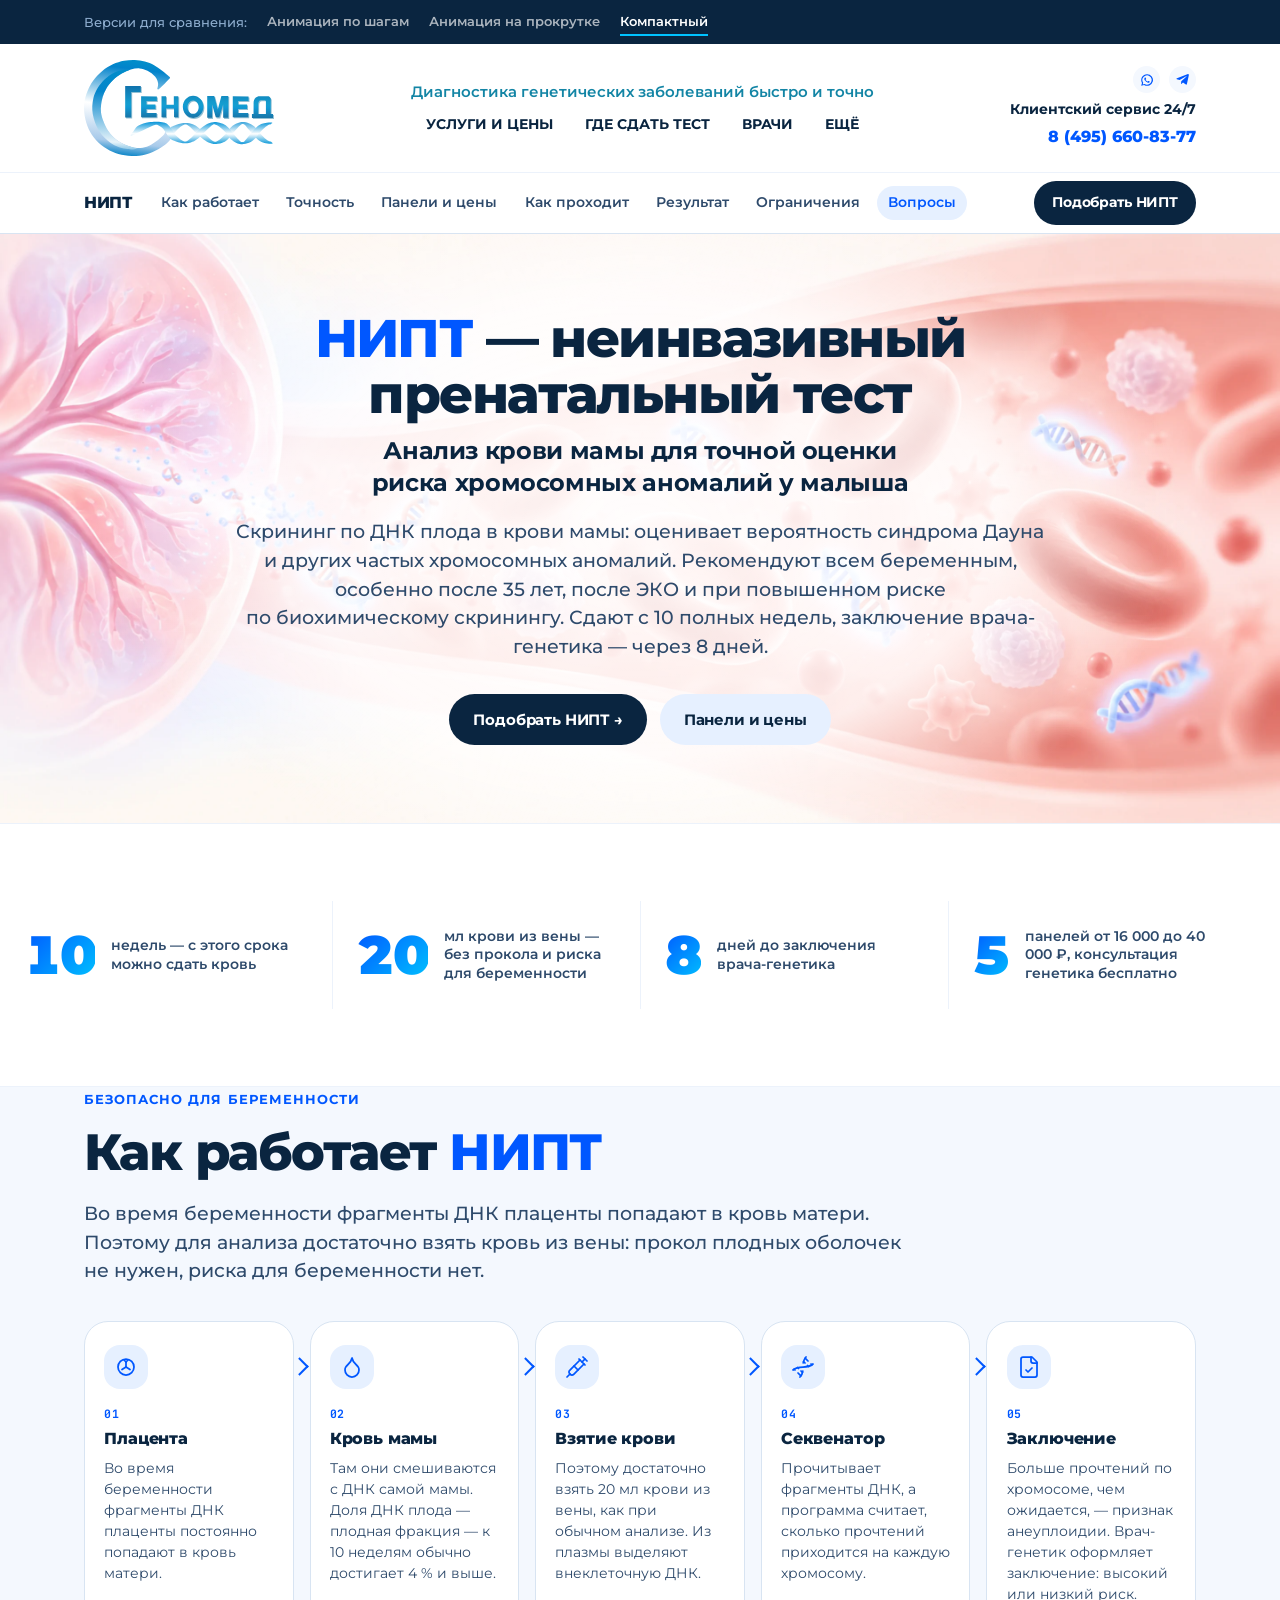
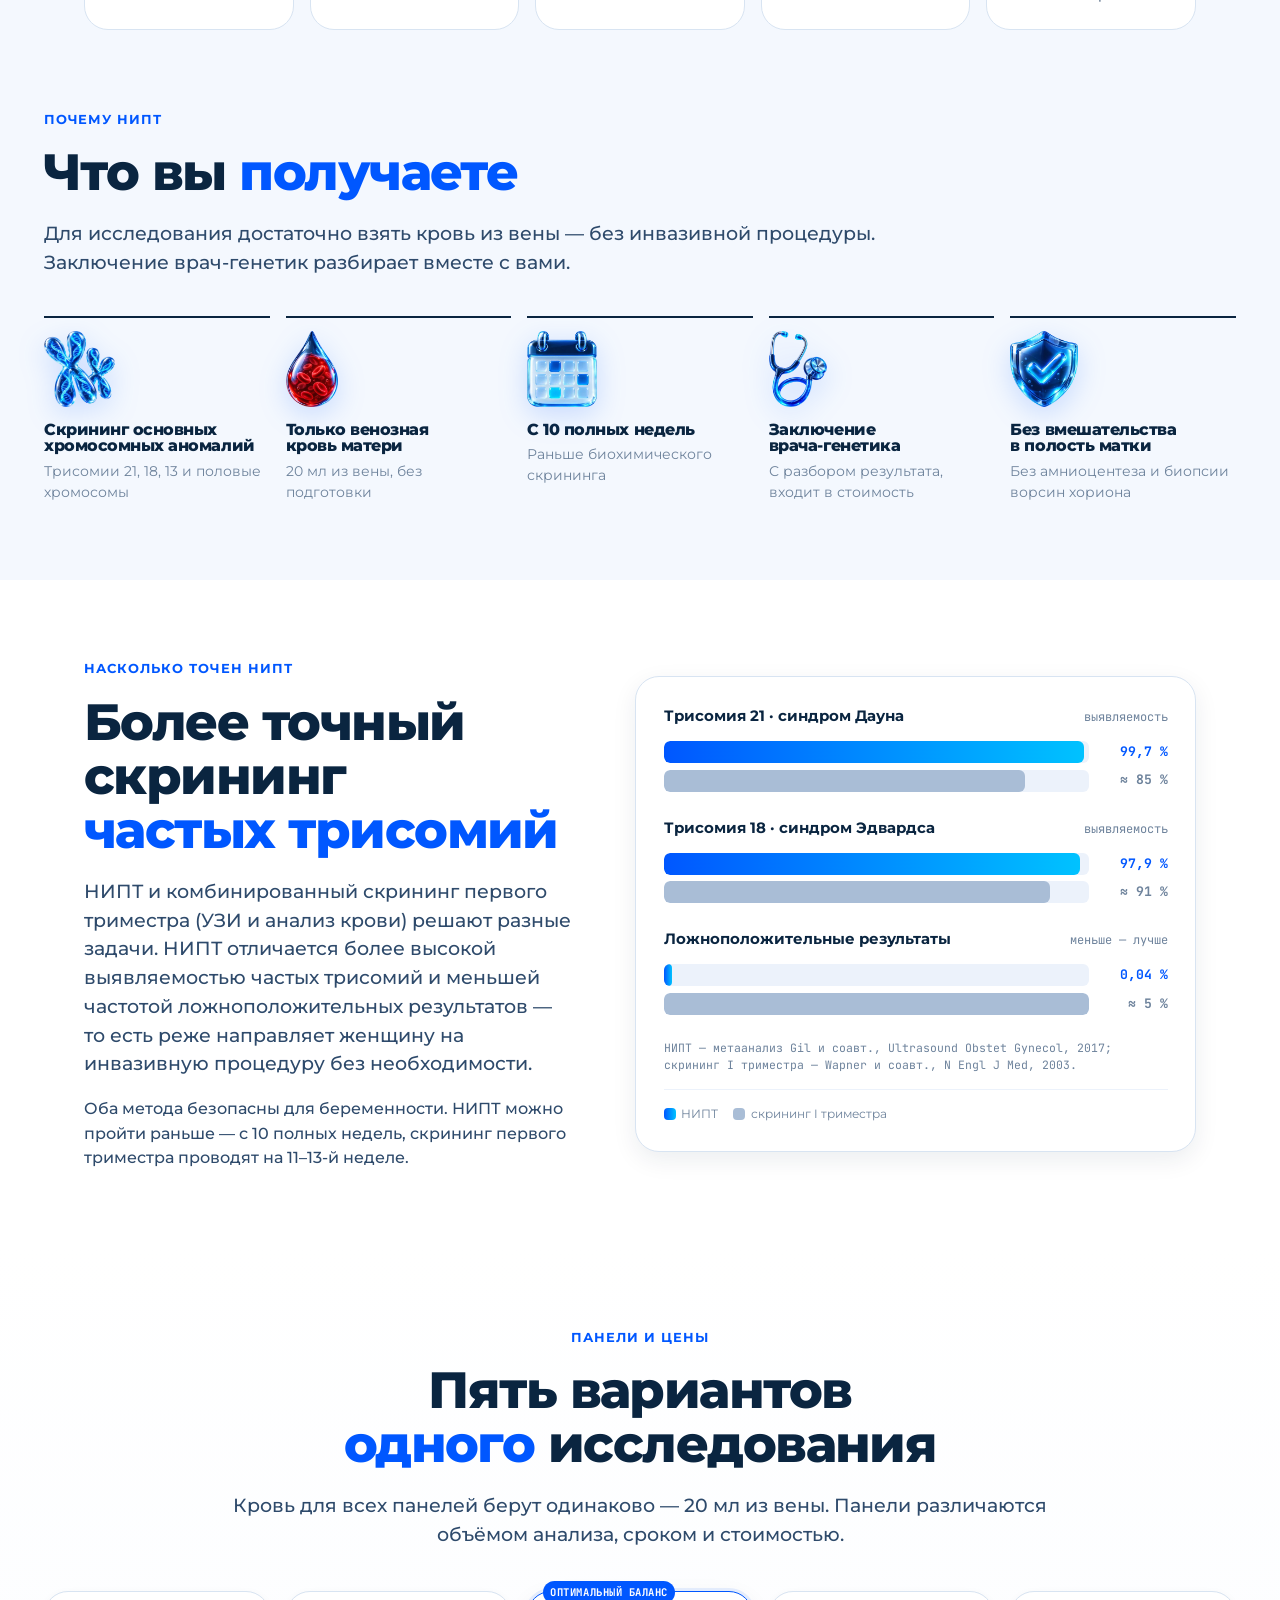
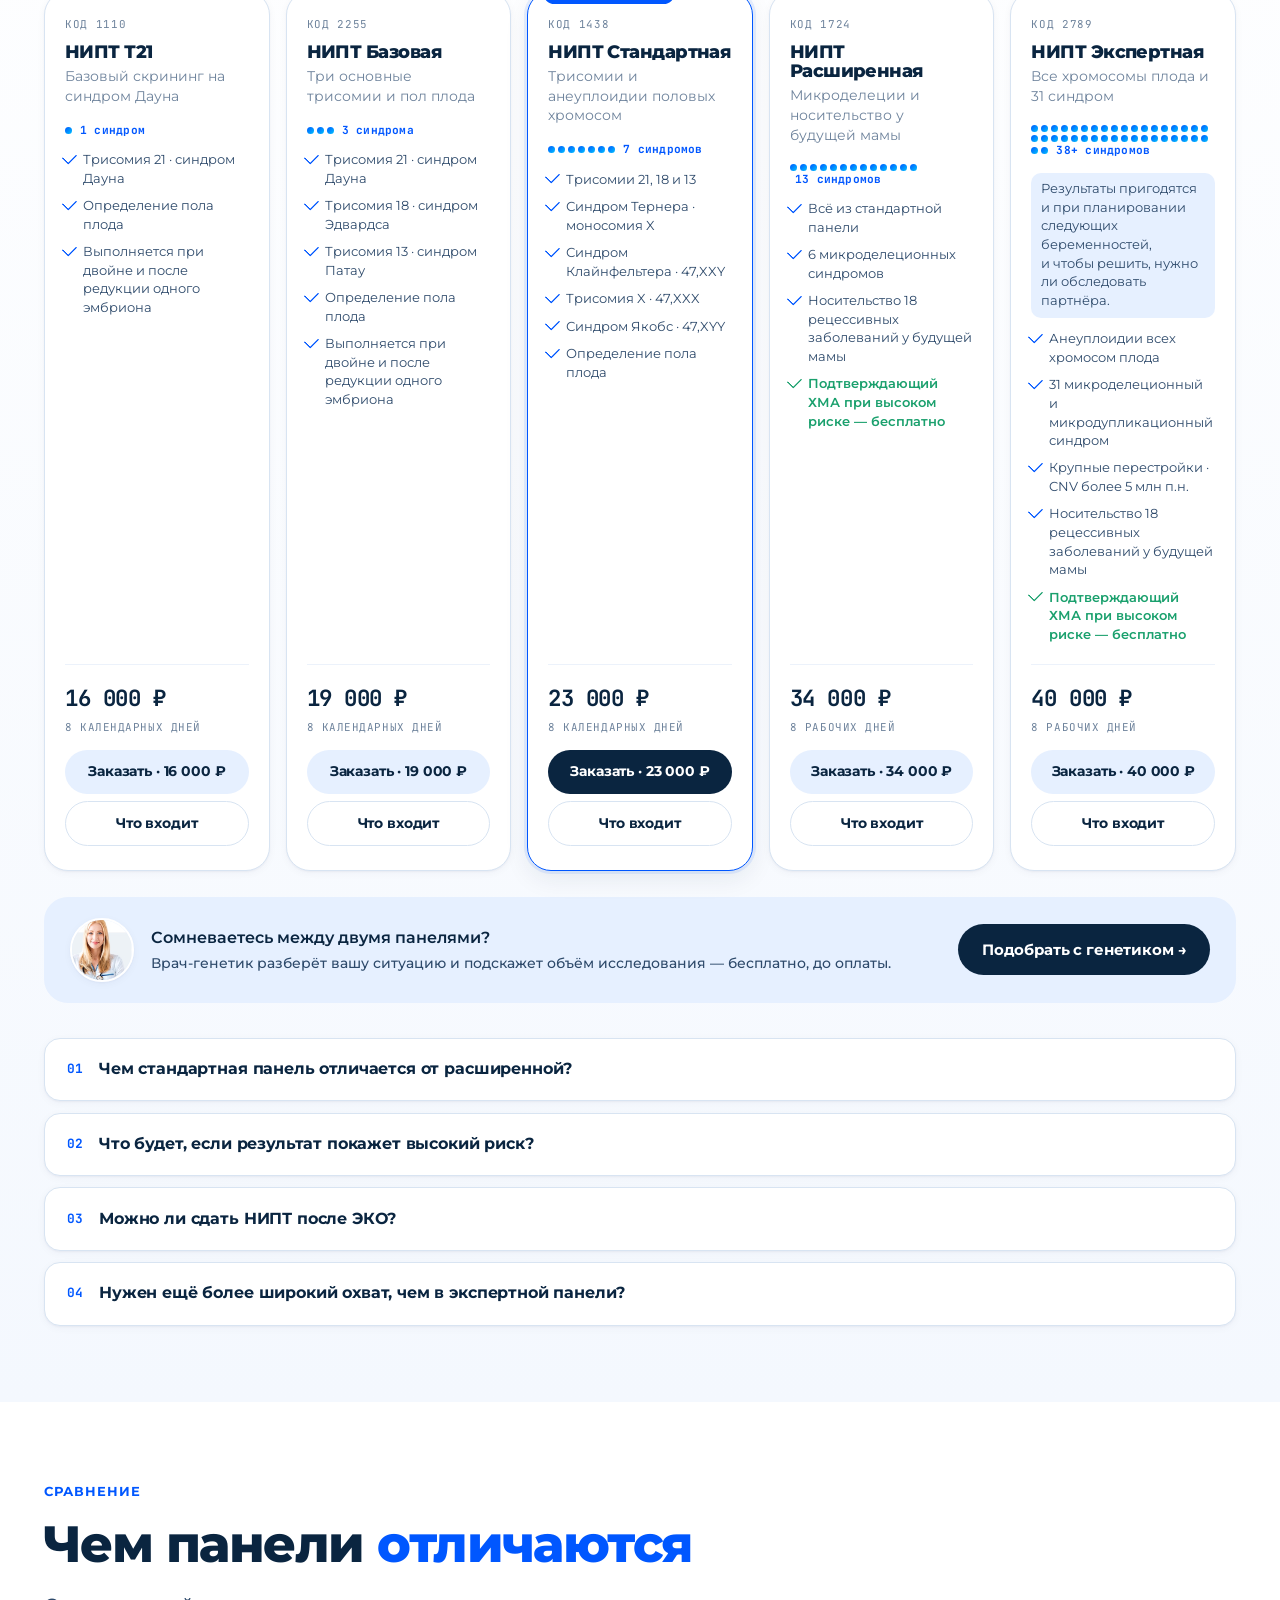
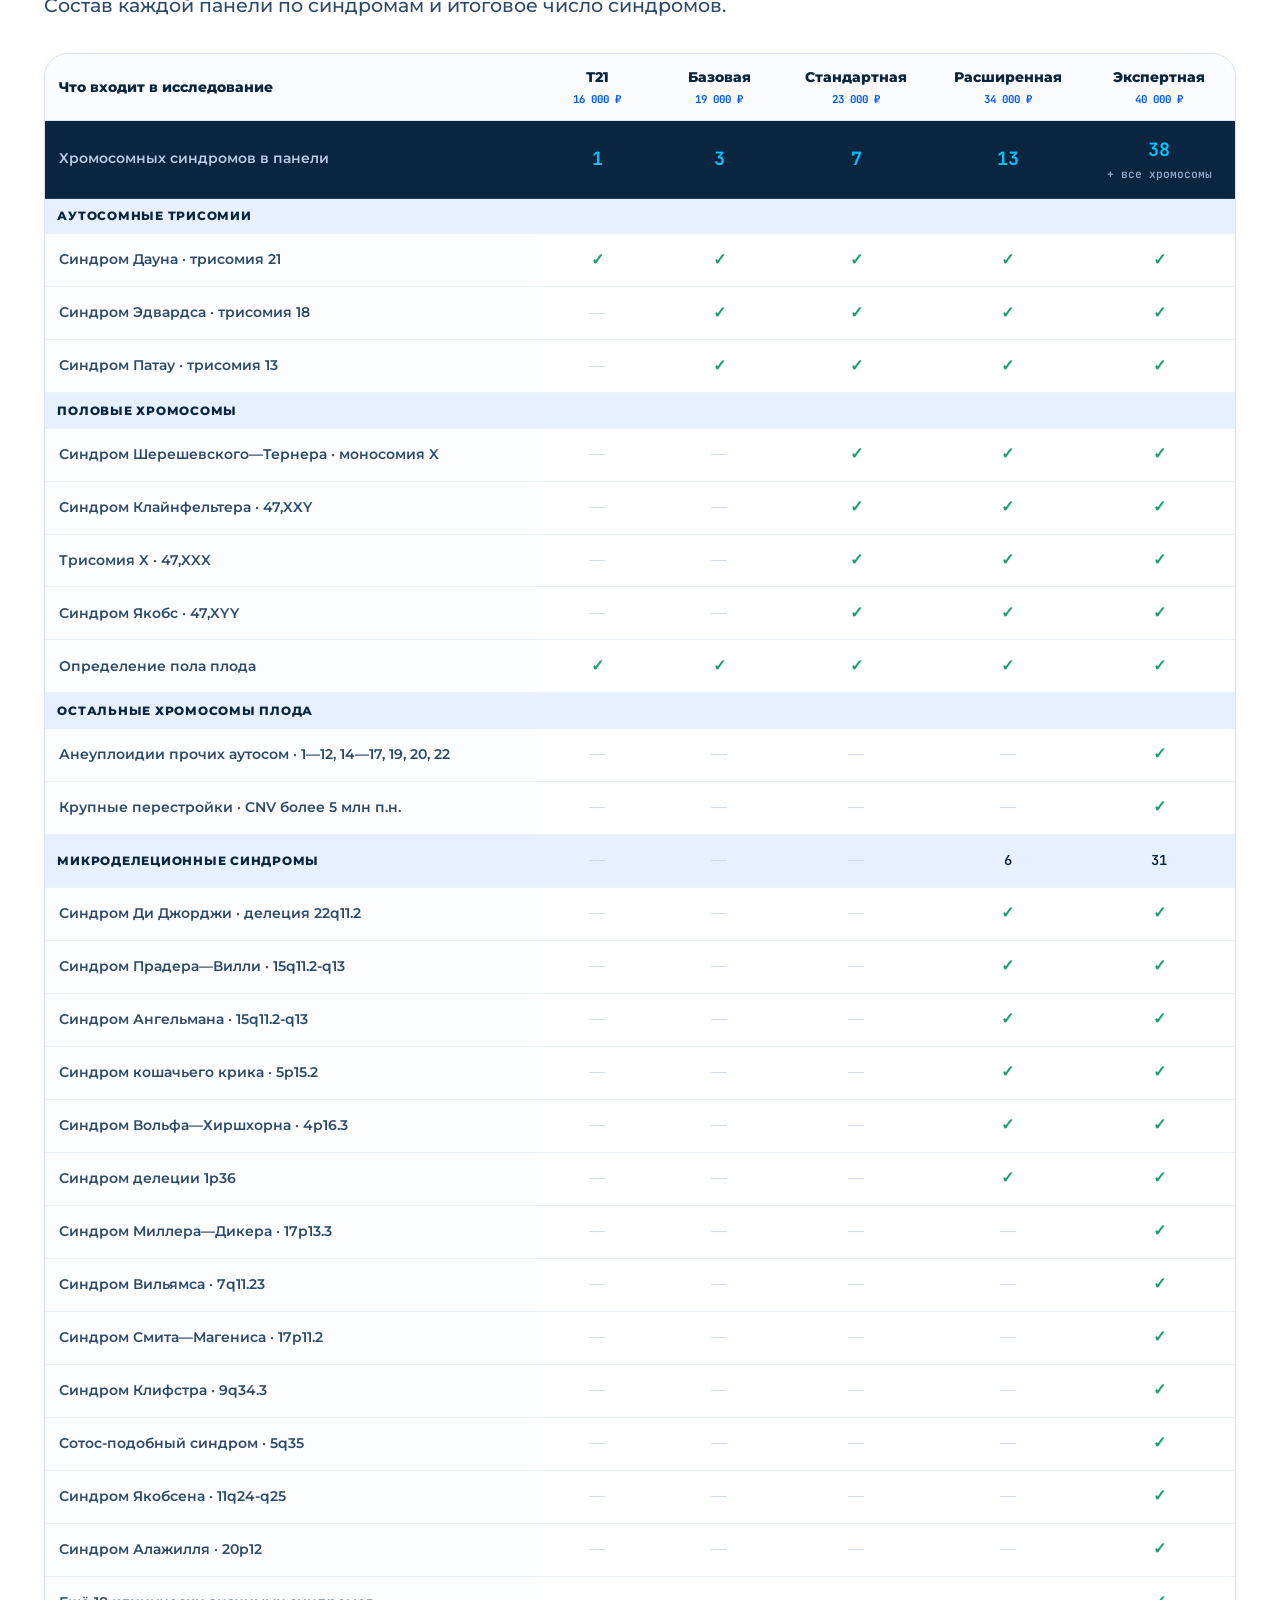
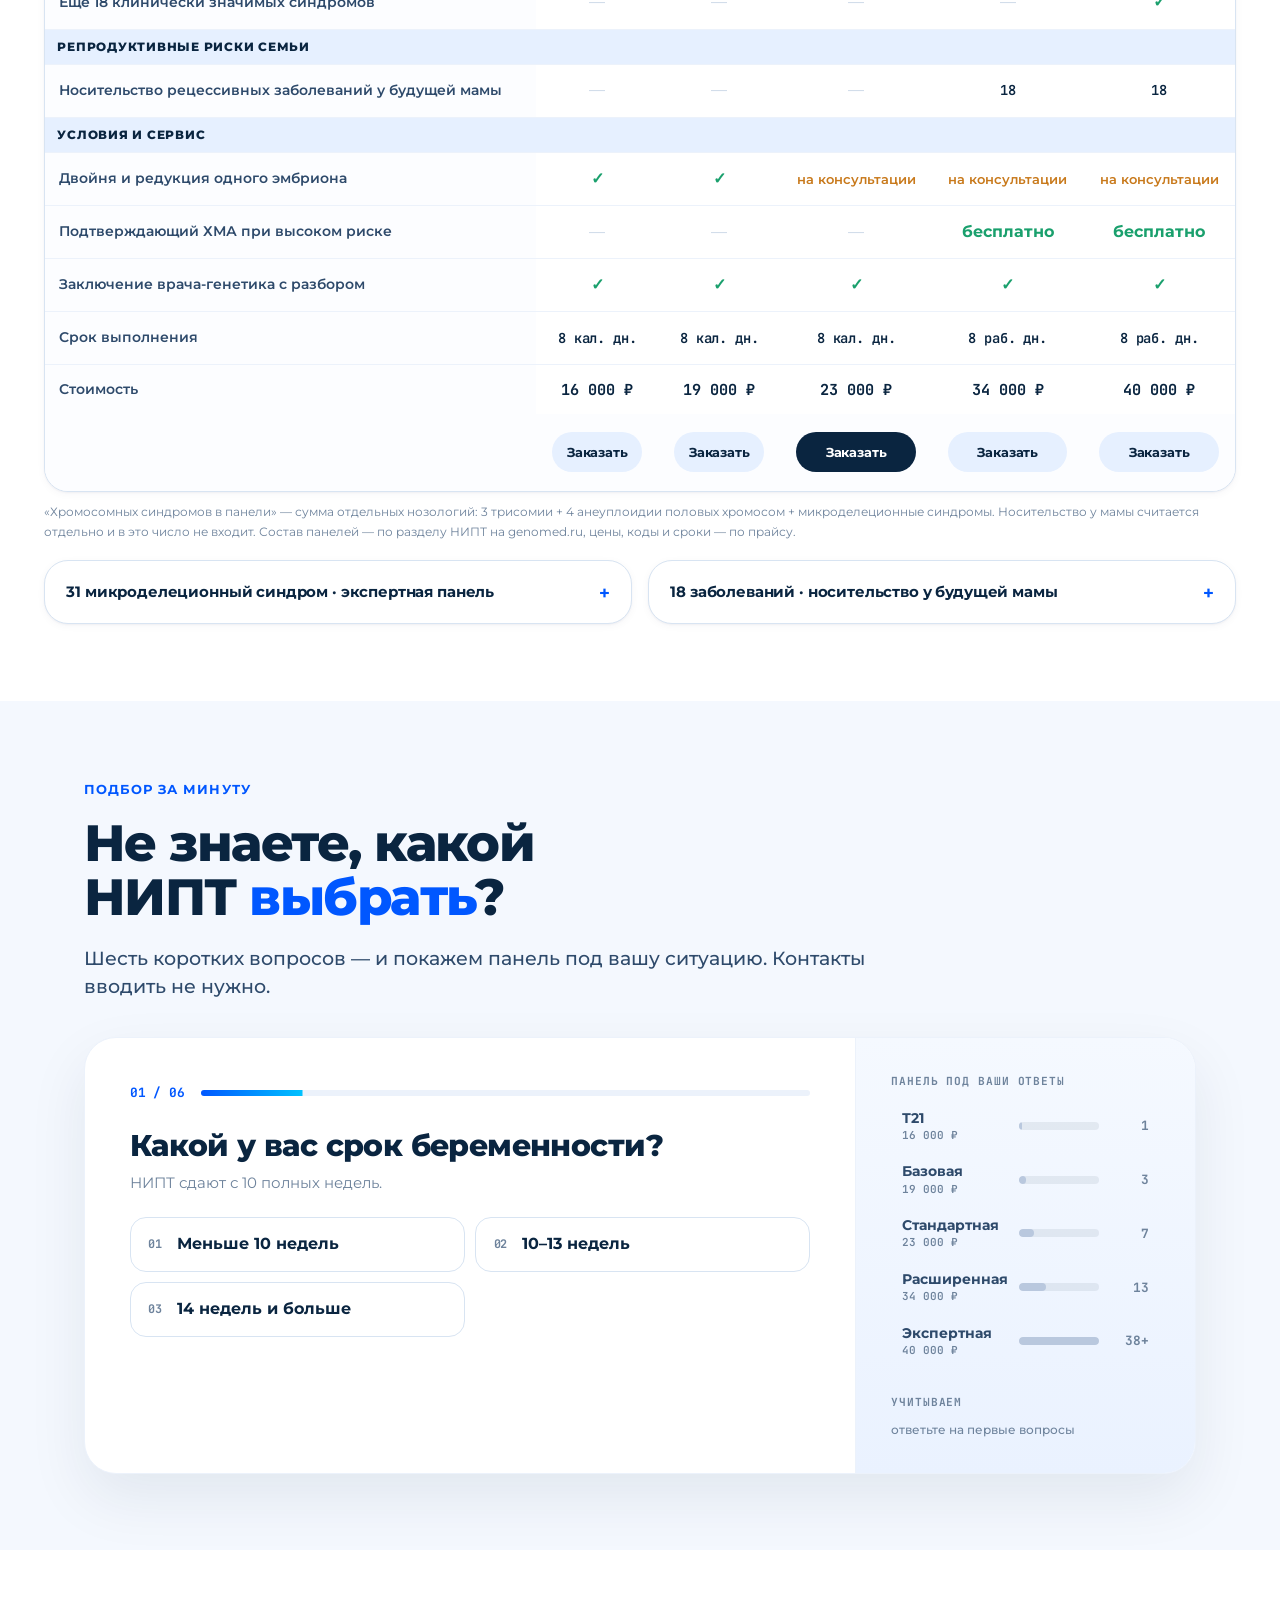
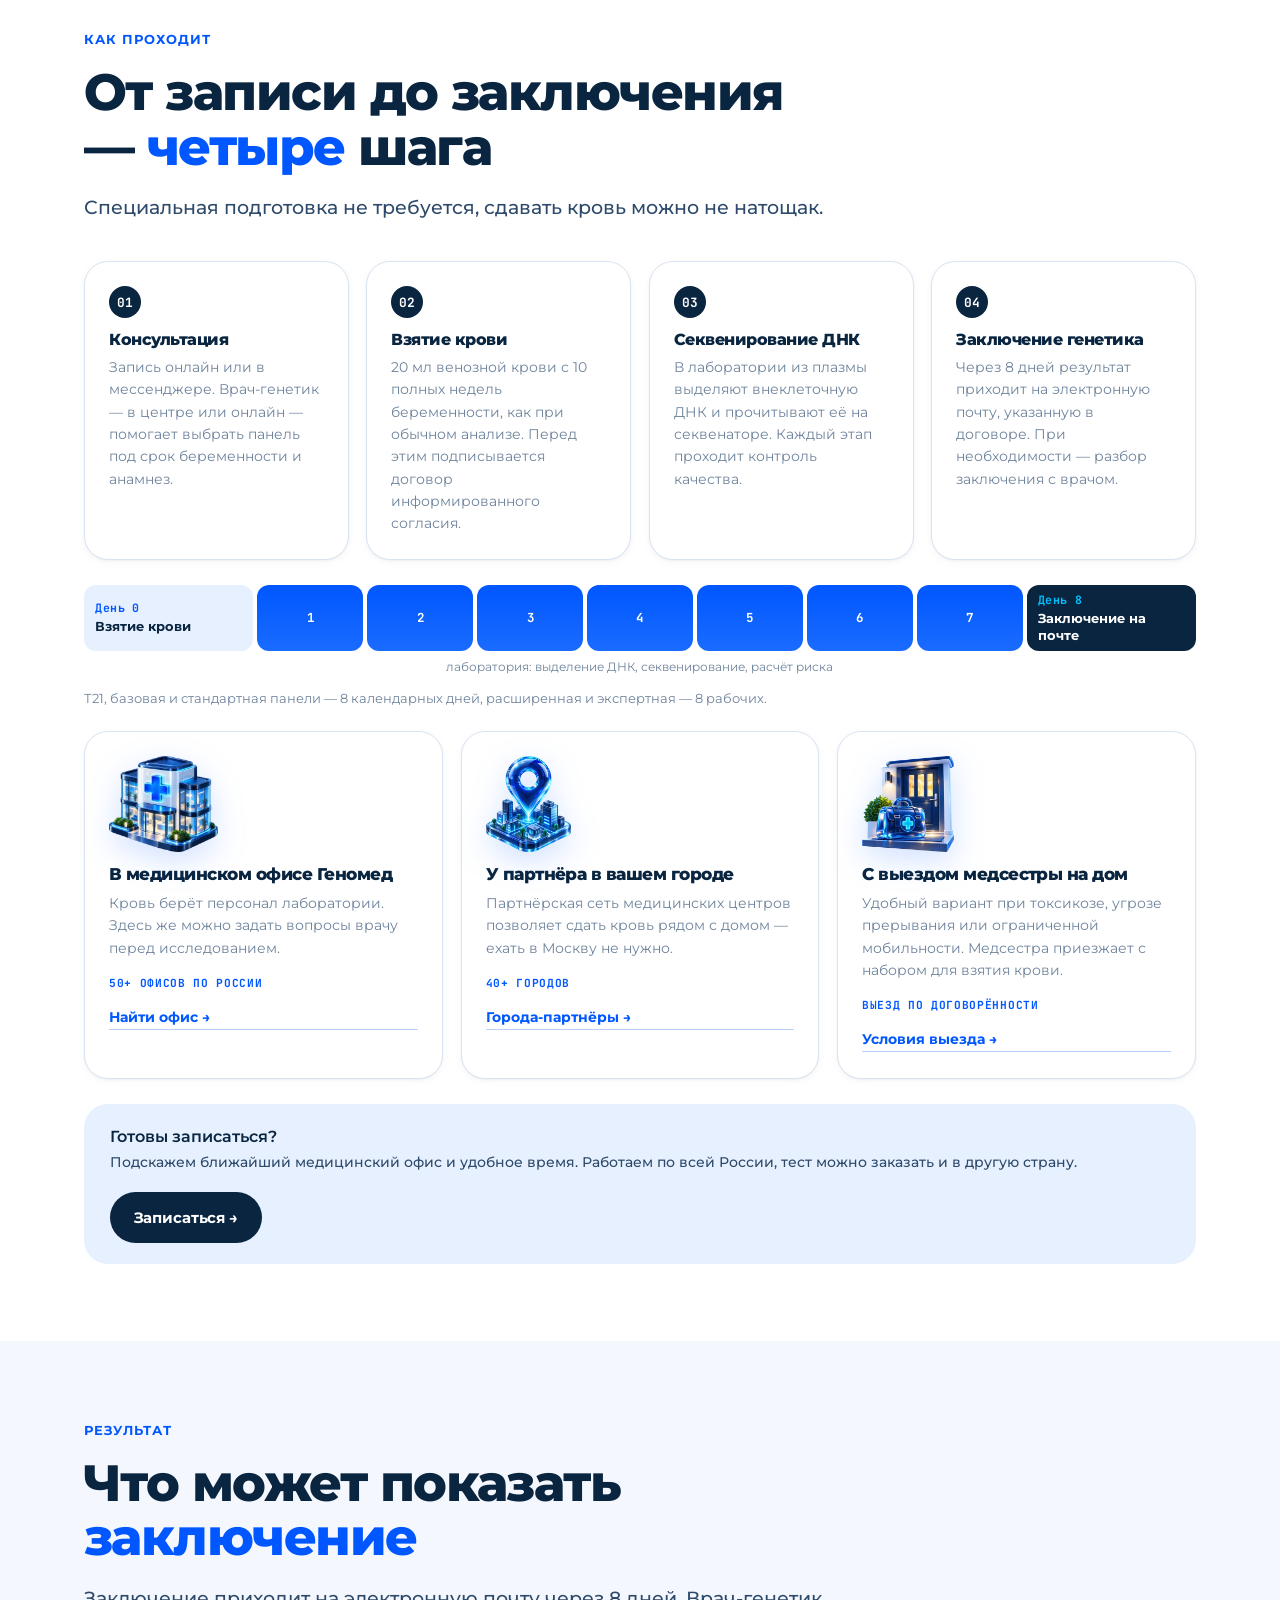
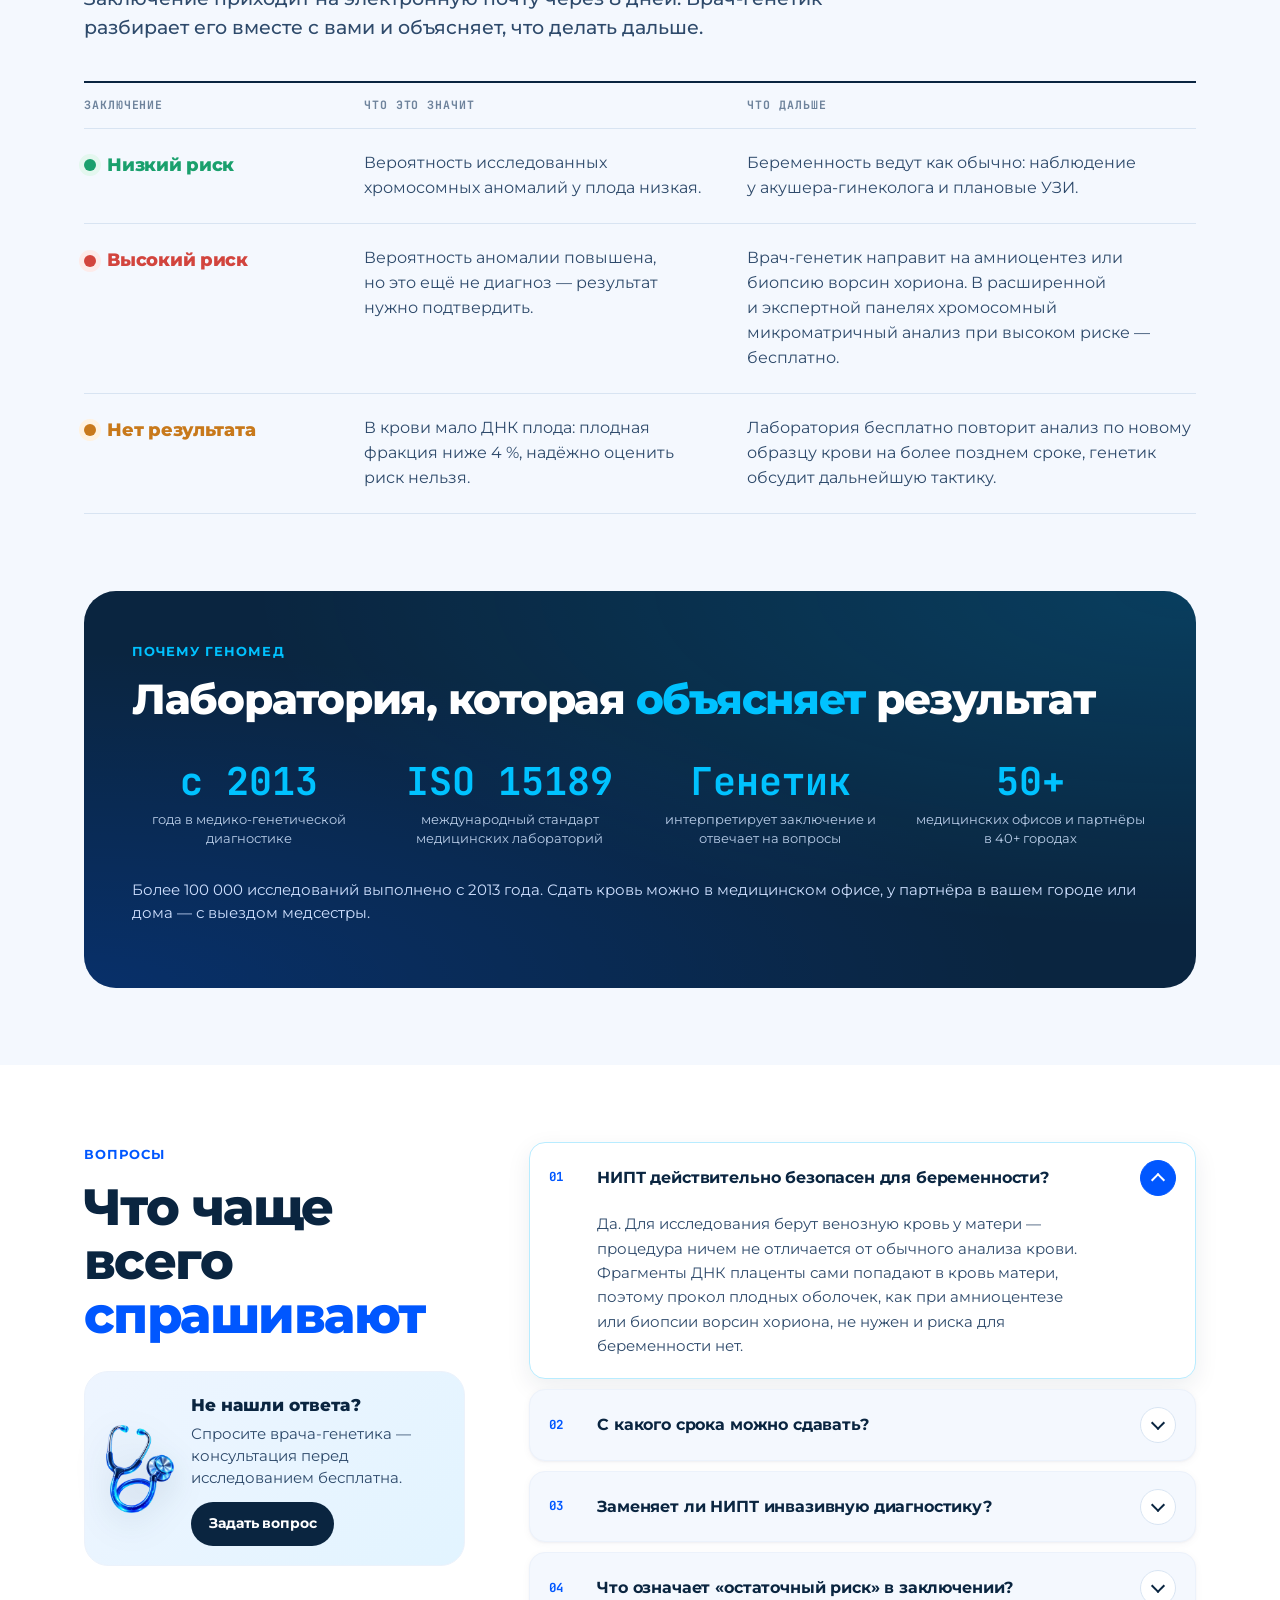
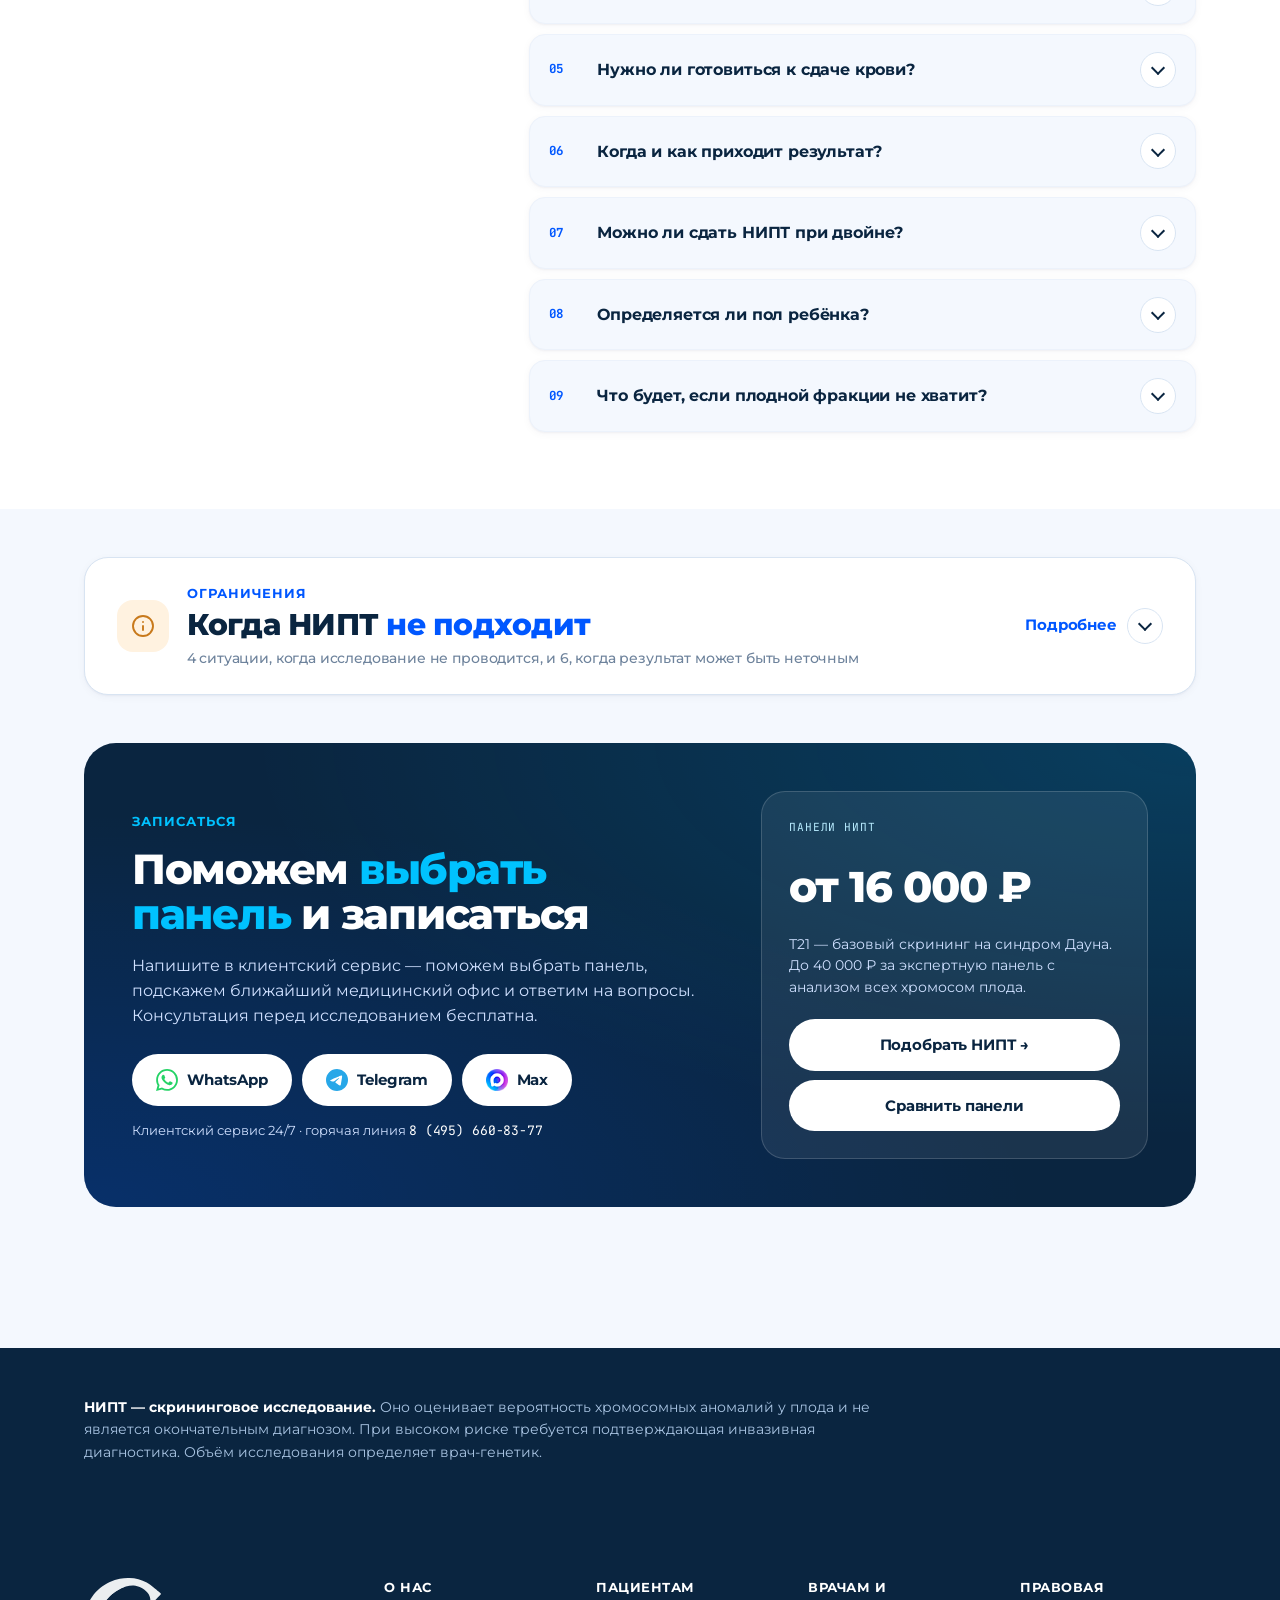
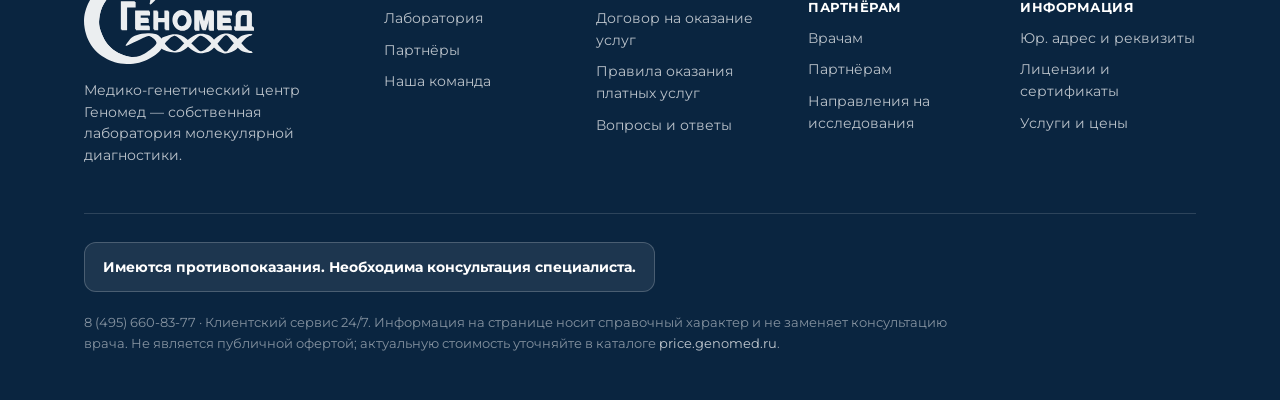
<file: bez-animacii.html>
<!DOCTYPE html>
<html lang="ru">
<head>
<meta charset="utf-8">
<meta name="viewport" content="width=device-width, initial-scale=1, viewport-fit=cover">
<meta name="robots" content="noindex, nofollow">
<meta name="theme-color" content="#0A2540">
<title>НИПТ — Геномед · компактный</title>
<link rel="preconnect" href="https://fonts.googleapis.com">
<link rel="preconnect" href="https://fonts.gstatic.com" crossorigin>
<link rel="stylesheet" href="https://fonts.googleapis.com/css2?family=Montserrat:wght@400;500;600;700;800;900&family=JetBrains+Mono:wght@400;500;600;700&display=swap">
<style>
:root{
  --bg:#F4F8FE; --bg-card:#FFFFFF; --bg-deep:#0A2540; --bg-deep-2:#102A4C;
  --ink:#0A2540; --ink-2:#2E4A6B; --muted:#6E839C;
  --line:#D8E4F2; --line-soft:#ECF2FB;
  --blue:#0057FF; --blue-2:#0046CC; --cyan:#00C2FF; --cyan-soft:#B8ECFF; --teal:#00A8B5;
  --accent-soft:#E6F0FF;
  --ok:#1AA06D; --ok-soft:#E4F7EF; --warn:#C8791B; --warn-soft:#FFF2E0; --stop:#D2453E; --stop-soft:#FDEBEA;
  --shadow-sm:0 1px 2px rgba(10,37,64,.04),0 2px 8px rgba(10,37,64,.04);
  --shadow-md:0 8px 24px rgba(10,37,64,.08);
  --shadow-lg:0 24px 64px rgba(10,37,64,.12);
  --r-sm:8px; --r-md:16px; --r-lg:24px; --r-xl:32px;
  --disp:"Montserrat",-apple-system,BlinkMacSystemFont,"Segoe UI",sans-serif;
  --body:"Montserrat",-apple-system,BlinkMacSystemFont,"Segoe UI",sans-serif;
  --mono:"JetBrains Mono",ui-monospace,"SF Mono",Menlo,Consolas,monospace;
  --maxw:1160px;
}
*{box-sizing:border-box}
img{max-width:100%;display:block} a{color:inherit;text-decoration:none}
:focus-visible{outline:2.5px solid var(--blue);outline-offset:3px}
.wrap{max-width:var(--maxw);margin-inline:auto !important;padding-inline:24px}
section{padding-block:clamp(3em,6vw,5.5em)}
.mono{font-family:var(--mono);font-feature-settings:"tnum"1,"zero"1;letter-spacing:-.01em}

h1,h2,h3,h4{font-family:var(--disp);font-weight:800;letter-spacing:-.03em;line-height:1.06;margin:0 !important;text-wrap:balance}
h1{font-size:clamp(2.1em,4.4vw,3.3em) !important;line-height:1.05}
h2{font-size:clamp(30px,4vw,54px) !important;margin:0 0 18px !important}
h3{font-size:1.15em !important}
h1 em,h2 em,h3 em{font-style:normal;color:var(--blue)}
.lead{color:var(--ink-2);font-size:clamp(1em,1.5vw,1.16em);max-width:64ch;margin:1.1em 0 0;font-weight:500}
.muted{color:var(--muted)}
.center{text-align:center}
.center .lead{margin-inline:auto !important}

.lnipt {margin:0;background:var(--bg);color:var(--ink);font-family:var(--body);font-weight:500;
  font-size:16px;line-height:1.55;-webkit-font-smoothing:antialiased;overflow-x:hidden;overflow-wrap:break-word}

/* eyebrows */
.eyebrow{display:inline-flex;align-items:center;gap:10px;padding:8px 16px;border:1px solid var(--line);
  border-radius:100px;font-size:13px;font-weight:700;letter-spacing:-.01em;background:#fff;margin:0 0 1.4em;
  box-shadow:var(--shadow-sm)}
.eyebrow::before{content:"";width:6px;height:6px;border-radius:50%;background:var(--blue);
  box-shadow:0 0 0 4px rgba(0,87,255,.15);animation:pulse 2s infinite;flex:none}
@keyframes pulse{0%,100%{box-shadow:0 0 0 4px rgba(0,87,255,.15)}50%{box-shadow:0 0 0 7px rgba(0,87,255,.05)}}
@media(prefers-reduced-motion:reduce){.eyebrow::before{animation:none}}
.section-eyebrow{display:inline-block;font-size:13px;font-weight:700;letter-spacing:.08em;
  text-transform:uppercase;color:var(--blue);margin-bottom:16px}
.section-head h2{max-width:780px}
.section-head .lead{max-width:64ch}
.section-head.center h2,.section-head.center .lead{margin-inline:auto !important}

/* buttons */
.btn-lnipt{display:inline-flex;align-items:center;justify-content:center;gap:8px;padding:14px 24px;border-radius:100px;
  font-weight:700;font-size:15px;letter-spacing:-.01em;border:none;cursor:pointer;transition:transform .2s,box-shadow .2s,background .2s;
  font-family:inherit;text-align:center}
.btn-lnipt--primary{background:var(--bg-deep);color:#fff !important;position:relative;overflow:hidden}
.btn-lnipt--primary::before{content:"";position:absolute;inset:0;
  background:linear-gradient(135deg,var(--blue),var(--cyan) 120%);opacity:0;transition:opacity .3s}
@media (hover:hover) and (pointer:fine){.btn-lnipt--primary:hover::before{opacity:1}}
.btn-lnipt--primary>*{position:relative;z-index:1}
@media (hover:hover) and (pointer:fine){.btn-lnipt--primary:hover,.btn-lnipt--secondary:hover{transform:translateY(-1px);box-shadow:var(--shadow-md)}}
.btn-lnipt--secondary{background:var(--accent-soft);color:var(--ink) !important}
.btn-lnipt--light{background:#fff;color:var(--ink) !important}
.btn-lnipt--sm{padding:11px 18px;font-size:14px}

/* hero */
.hero{padding:clamp(2.5em,5vw,4.5em) 0 clamp(3em,5vw,4.5em);
  background:linear-gradient(180deg,#F4F8FE 0%,#FFFFFF 100%)}
.nw{white-space:nowrap}
.hero__grid{display:grid;grid-template-columns:1.12fr .88fr;gap:clamp(2em,4vw,3.5em);align-items:center}
.hero__grid>*{min-width:0}
@media(max-width:940px){.hero__grid{grid-template-columns:1fr}}
.hero-cta{display:flex;flex-wrap:wrap;gap:.8em;margin-top:2em}
.stats{display:grid;grid-template-columns:repeat(4,1fr);gap:1em;margin-top:2.4em;
  border-top:1px solid var(--line);padding-top:1.5em}
.stats>div{min-width:0}
.stats .n{font-family:var(--mono);font-feature-settings:"tnum"1;font-weight:700;font-size:clamp(1.3em,2.4vw,1.75em);
  color:var(--blue);line-height:1}
.stats .c{color:var(--muted);font-size:.8em;margin-top:.45em;line-height:1.35}
@media(max-width:560px){.stats{grid-template-columns:repeat(2,1fr);gap:1.2em}}

/* карточка-отчёт */
.report{background:var(--bg-card);border-radius:var(--r-lg);padding:1.6em;box-shadow:var(--shadow-lg);
  border:1px solid var(--line-soft);min-width:0}
.report .rhead{display:flex;justify-content:space-between;align-items:baseline;gap:1em;
  border-bottom:1px solid var(--line);padding-bottom:.95em;margin-bottom:1.1em}
.report .rhead b{font-family:var(--disp);font-weight:800;font-size:1.05em;letter-spacing:-.02em}
.report .rhead small{font-family:var(--mono);color:var(--muted);font-size:.68em;white-space:nowrap;
  letter-spacing:.02em;text-transform:uppercase}
.rrow{margin:.95em 0}
.rrow .rl{display:flex;justify-content:space-between;align-items:center;gap:.6em;font-size:.86em;
  margin-bottom:.4em;font-weight:600}
.rrow .rl span:first-child{min-width:0}
.chip{font-weight:700;font-size:.8em;padding:.2em .6em;border-radius:100px;white-space:nowrap;flex:none;
  letter-spacing:.01em}
.chip.ok{background:var(--ok-soft);color:var(--ok)}
.chip.warn{background:var(--warn-soft);color:var(--warn)}
.chip.stop{background:var(--stop-soft);color:var(--stop)}
.chip.blue{background:var(--accent-soft);color:var(--blue)}
.bar{height:7px;border-radius:100px;background:var(--line-soft);overflow:hidden}
.bar>i{display:block;height:100%;border-radius:100px;background:linear-gradient(90deg,var(--blue),var(--cyan))}
.bar.calm>i{background:linear-gradient(90deg,var(--ok),#5CD1A4)}
.rfoot{margin-top:1.2em;padding-top:.95em;border-top:1px solid var(--line-soft);
  font-size:.74em;color:var(--muted);line-height:1.5}
.rfoot b{color:var(--ink-2)}

/* тёмная плашка */
.deep{position:relative;overflow:hidden;background:var(--bg-deep);color:#fff;border-radius:var(--r-xl);
  padding:clamp(1.8em,4vw,3em)}
.deep::before{content:"";position:absolute;inset:0;pointer-events:none;
  background:radial-gradient(ellipse at top right,rgba(0,194,255,.16),transparent 60%),
             radial-gradient(ellipse at bottom left,rgba(0,87,255,.22),transparent 60%)}
.deep>*{position:relative}
.deep h2,.deep h3{color:#fff}
.deep p{color:#CFE0FF}
.deep .big{font-family:var(--disp);font-weight:800;font-size:clamp(3.4em,9vw,6em);color:var(--cyan);
  line-height:.92;letter-spacing:-.04em;white-space:nowrap}
.deep-grid{display:grid;grid-template-columns:auto 1fr;gap:clamp(1.4em,4vw,3em);align-items:center}
.deep-grid>*{min-width:0}
@media(max-width:720px){.deep-grid{grid-template-columns:1fr}}

/* карточки */
.cards{display:grid;grid-template-columns:repeat(3,1fr);gap:1.1em}
.cards.c2{grid-template-columns:repeat(2,1fr)}
.cards>*{min-width:0}
@media(max-width:860px){.cards{grid-template-columns:repeat(2,1fr)}}
@media(max-width:640px){.cards,.cards.c2{grid-template-columns:1fr}}
.fcard{background:var(--bg-card);border:1px solid var(--line);border-radius:var(--r-lg);padding:1.7em;
  box-shadow:var(--shadow-sm);min-width:0;transition:transform .2s,box-shadow .2s}
@media (hover:hover) and (pointer:fine){.fcard:hover{transform:translateY(-2px);box-shadow:var(--shadow-md)}}
.fcard .n{font-family:var(--mono);font-weight:700;font-size:.78em;color:var(--blue);letter-spacing:.06em;
  text-transform:uppercase}
.fcard h3{margin:.75em 0 .55em !important}
.fcard p{color:var(--muted);font-size:.95em;margin:0}
.badge{display:inline-flex;align-items:center;justify-content:center;width:44px;height:44px;
  border-radius:var(--r-md);background:var(--accent-soft);color:var(--blue);border:1px solid #D3E3FF;flex:none}
.badge svg{width:22px;height:22px}

/* блок PPV/NPV */
.risk-grid{display:grid;grid-template-columns:1fr 1fr;gap:1.1em}
.risk-grid>*{min-width:0}
@media(max-width:760px){.risk-grid{grid-template-columns:1fr}}
.risk{background:#fff;border:1px solid var(--line);border-radius:var(--r-lg);padding:1.7em;box-shadow:var(--shadow-sm);
  position:relative;overflow:hidden}
.risk::after{content:"";position:absolute;left:0;top:0;bottom:0;width:4px}
.risk.hi::after{background:linear-gradient(180deg,var(--warn),#E9A64B)}
.risk.lo::after{background:linear-gradient(180deg,var(--ok),#5CD1A4)}
.risk .tag{display:inline-flex;align-items:center;gap:.5em;font-family:var(--mono);font-size:.72em;font-weight:700;
  letter-spacing:.08em;text-transform:uppercase}
.risk.hi .tag{color:var(--warn)} .risk.lo .tag{color:var(--ok)}
.risk .thr{font-family:var(--mono);font-weight:700;font-size:clamp(1.5em,3vw,2em);margin:.7em 0 .1em;
  letter-spacing:-.02em}
.risk p{color:var(--muted);font-size:.93em;margin:.7em 0 0}
.risk .metric{margin-top:1.1em;padding-top:1em;border-top:1px solid var(--line-soft);font-size:.9em;color:var(--ink-2)}
.risk .metric b{font-family:var(--mono);font-weight:700}

.ppv{margin-top:1.6em;background:#fff;border:1px solid var(--line);border-radius:var(--r-lg);
  padding:1.7em;box-shadow:var(--shadow-sm)}
.ppv h3{margin:0 0 .35em !important}
.ppv .sub{color:var(--muted);font-size:.9em;margin:0 0 1.4em}
.ppv-row{display:grid;grid-template-columns:1fr 84px;gap:1em;align-items:center;margin:.95em 0}
.ppv-row>*{min-width:0}
.ppv-row .lbl{font-weight:600;font-size:.93em}
.ppv-row .lbl small{display:block;color:var(--muted);font-weight:500;font-size:.78em;margin-top:.1em}
.ppv-row .val{font-family:var(--mono);font-weight:700;font-size:1em;text-align:right;color:var(--blue)}
.ppv-row .track{grid-column:1/-1;height:7px;border-radius:100px;background:var(--line-soft);overflow:hidden;margin-top:-.35em}
.ppv-row .track>i{display:block;height:100%;border-radius:100px;background:linear-gradient(90deg,var(--blue),var(--cyan))}
.note{display:flex;gap:.9em;align-items:flex-start;margin-top:1.6em;background:var(--warn-soft);
  border:1px solid #F3DFC0;border-radius:var(--r-md);padding:1.15em 1.3em}
.note svg{width:20px;height:20px;color:var(--warn);flex:none;margin-top:.15em}
.note p{margin:0;font-size:.92em;color:#7A4E12;line-height:1.55}
.note p b{color:#5E3A0A}

/* сравнение НИПТ vs биохимия */
.cmp{display:grid;grid-template-columns:1fr 1.15fr;gap:clamp(2em,5vw,4em);align-items:center}
.cmp>*{min-width:0}
@media(max-width:900px){.cmp{grid-template-columns:1fr}}
.cmp-card{background:#fff;border:1px solid var(--line);border-radius:var(--r-lg);padding:1.7em;box-shadow:var(--shadow-md)}
.cmp-item{margin:1.5em 0}
.cmp-item:first-child{margin-top:0} .cmp-item:last-child{margin-bottom:0}
.cmp-item .t{display:flex;justify-content:space-between;align-items:baseline;gap:.8em;margin-bottom:.85em}
.cmp-item .t b{font-size:.95em} .cmp-item .t small{color:var(--muted);font-size:.75em;font-family:var(--mono)}
.cmp-line{display:grid;grid-template-columns:1fr 68px;gap:.7em;align-items:center;margin:.4em 0}
.cmp-line>*{min-width:0}
.cmp-line .bar2{height:22px;border-radius:6px;background:var(--line-soft);overflow:hidden}
.cmp-line .bar2>i{display:block;height:100%;border-radius:6px}
.cmp-line.a .bar2>i{background:linear-gradient(90deg,var(--blue),var(--cyan))}
.cmp-line.b .bar2>i{background:#A9BDD6}
.cmp-line .v{font-family:var(--mono);font-weight:700;font-size:.82em;text-align:right}
.cmp-line.a .v{color:var(--blue)} .cmp-line.b .v{color:var(--muted)}
.cmp-legend{display:flex;gap:1.2em;flex-wrap:wrap;margin-top:1.3em;padding-top:1.1em;border-top:1px solid var(--line-soft);
  font-size:.78em;color:var(--muted)}
.cmp-legend span{display:inline-flex;align-items:center;gap:.45em}
.cmp-legend i{width:12px;height:12px;border-radius:4px;display:inline-block}
.src{font-size:.76em;color:var(--muted);margin-top:1.2em;line-height:1.5}

/* панели */
.panels{display:grid;grid-template-columns:repeat(5,1fr);gap:1em;align-items:stretch}
@media(max-width:1120px){.panels{grid-template-columns:repeat(3,1fr)}}
@media(max-width:820px){.panels{grid-template-columns:repeat(2,1fr)}}
@media(max-width:560px){.panels{grid-template-columns:1fr}}
.panels>*{min-width:0}
.panel{background:#fff;border:1px solid var(--line);border-radius:var(--r-lg);padding:1.5em 1.25em;
  display:flex;flex-direction:column;box-shadow:var(--shadow-sm);position:relative;transition:transform .2s,box-shadow .2s}
@media (hover:hover) and (pointer:fine){.panel:hover{transform:translateY(-3px);box-shadow:var(--shadow-md)}}
.panel.pop{border-color:var(--blue);box-shadow:0 0 0 3px rgba(0,87,255,.09),var(--shadow-md)}
.panel .flag{position:absolute;top:-11px;left:1.4em;background:var(--blue);color:#fff;font-size:.66em;
  font-weight:700;letter-spacing:.05em;text-transform:uppercase;padding:.3em .7em;border-radius:100px;
  font-family:var(--mono)}
.panel .code{font-family:var(--mono);font-size:.68em;color:var(--muted);letter-spacing:.06em;text-transform:uppercase}
.panel h3{margin:.5em 0 .3em !important;font-size:1.15em !important}
.panel .desc{color:var(--muted);font-size:.85em;margin:0 0 1.1em;line-height:1.45}
.panel ul{list-style:none;margin:0 0 1.3em;padding:0;display:grid;gap:.55em}
.panel li{position:relative;padding-left:1.35em;font-size:.83em;color:var(--ink-2);line-height:1.4}
.panel li::before{content:"";position:absolute;left:0;top:.42em;width:13px;height:9px;
  border-left:2px solid var(--blue);border-bottom:2px solid var(--blue);transform:rotate(-45deg) scale(.85);
  transform-origin:left center;border-radius:1px}
.panel li.plus{color:var(--ok);font-weight:600}
.panel li.plus::before{border-color:var(--ok)}
.panel .price{margin-top:auto;padding-top:1em;border-top:1px solid var(--line-soft)}
.panel .price .p{font-family:var(--mono);font-weight:700;font-size:1.4em;letter-spacing:-.02em}
.panel .price .term{font-family:var(--mono);font-size:.68em;color:var(--muted);letter-spacing:.05em;
  text-transform:uppercase;margin-top:.3em}
.panel .btn-lnipt{margin-top:1em;width:100%}
.panels-note{margin-top:1.4em;background:var(--accent-soft);border-radius:var(--r-md);padding:1.15em 1.3em;
  font-size:.9em;color:var(--ink-2)}
.panels-note b{font-weight:700}

/* таблица */
.tablewrap{overflow-x:auto;border:1px solid var(--line);border-radius:var(--r-lg);background:#fff;
  box-shadow:var(--shadow-sm);-webkit-overflow-scrolling:touch}
table{border-collapse:collapse;width:100%;min-width:720px;font-size:1em}
th,td{padding:.85em 1em;text-align:center;border-bottom:1px solid var(--line-soft)}
thead th{background:#FAFCFF;font-family:var(--disp);font-weight:800;font-size:.9em;position:sticky;top:0;
  border-bottom:1px solid var(--line)}
thead th .pr{display:block;font-family:var(--mono);font-size:.75em;color:var(--blue);font-weight:700;margin-top:.2em}
tbody th{text-align:left;font-weight:600;color:var(--ink-2);font-size:.87em;background:#FCFDFF}
tbody tr:last-child td,tbody tr:last-child th{border-bottom:none}
td.y{color:var(--ok);font-weight:700}
td.n{color:#C3D2E4}
td .mono{font-size:.82em}
.thint{font-size:.78em;color:var(--muted);margin-top:.8em}

/* шаги */
.steps{display:grid;grid-template-columns:repeat(4,1fr);gap:1.1em;counter-reset:s}
.steps>*{min-width:0}
@media(max-width:900px){.steps{grid-template-columns:repeat(2,1fr)}}
@media(max-width:520px){.steps{grid-template-columns:1fr}}
.step{background:#fff;border:1px solid var(--line);border-radius:var(--r-lg);padding:1.5em;box-shadow:var(--shadow-sm)}
.step .n{font-family:var(--mono);font-weight:700;font-size:.8em;color:#fff;background:var(--bg-deep);
  width:32px;height:32px;border-radius:50%;display:flex;align-items:center;justify-content:center;margin-bottom:1em}
.step h3{font-size:1.02em !important;margin:0 0 .45em !important}
.step p{color:var(--muted);font-size:.9em;margin:0}

/* где сдать */
.where{display:grid;grid-template-columns:repeat(3,1fr);gap:1.1em;margin-top:1.4em}
.where>*{min-width:0}
@media(max-width:860px){.where{grid-template-columns:1fr}}
.wcard{background:#fff;border:1px solid var(--line);border-radius:var(--r-lg);padding:1.6em;box-shadow:var(--shadow-sm)}
.wcard h3{font-size:1.05em !important;margin:.9em 0 .5em !important}
.wcard p{color:var(--muted);font-size:.9em;margin:0 0 1em}
.wcard .tagline{font-family:var(--mono);font-size:.7em;font-weight:700;color:var(--blue);letter-spacing:.06em;
  text-transform:uppercase}

/* доверие */
.trust{display:grid;grid-template-columns:repeat(4,1fr);gap:1.6em;text-align:center}
.trust>*{min-width:0}
@media(max-width:760px){.trust{grid-template-columns:repeat(2,1fr);gap:2em 1em}}
.trust .n{font-family:var(--mono);font-weight:700;font-size:clamp(1.6em,3.4vw,2.4em);color:var(--cyan);line-height:1}
.trust .c{color:#B9CDE8;font-size:.84em;margin-top:.6em;line-height:1.4}

/* отзывы */
.revs{display:grid;grid-template-columns:repeat(3,1fr);gap:1.1em}
.revs>*{min-width:0}
@media(max-width:900px){.revs{grid-template-columns:repeat(2,1fr)}}
@media(max-width:640px){.revs{grid-template-columns:1fr}}
.rev{background:#fff;border:1px solid var(--line);border-radius:var(--r-lg);padding:1.6em;box-shadow:var(--shadow-sm);
  display:flex;flex-direction:column}
.rev .stars{color:#F0A81E;font-size:.9em;letter-spacing:.1em;margin-bottom:.9em}
.rev p{margin:0 0 1.3em;font-size:.94em;color:var(--ink-2);line-height:1.6}
.rev .who{margin-top:auto;display:flex;align-items:center;gap:.8em;padding-top:1em;border-top:1px solid var(--line-soft)}
.rev .av{width:38px;height:38px;border-radius:50%;background:var(--accent-soft);color:var(--blue);
  display:flex;align-items:center;justify-content:center;font-weight:800;flex:none;font-family:var(--disp)}
.rev .who b{display:block;font-size:.9em}
.rev .who small{color:var(--muted);font-size:.76em;font-family:var(--mono)}

/* faq */
.faq{display:grid;gap:.7em;max-width:880px}
details{background:#fff;border:1px solid var(--line);border-radius:var(--r-md);padding:0;box-shadow:var(--shadow-sm)}
details[open]{border-color:#BFD5F2}
summary{cursor:pointer;list-style:none;padding:1.15em 1.4em;display:flex;gap:1em;align-items:flex-start;
  font-weight:700;font-size:1em;letter-spacing:-.01em}
summary::-webkit-details-marker{display:none}
summary .faq__n{font-family:var(--mono);color:var(--blue);font-size:.8em;flex:none;padding-top:.15em}
summary .q{flex:1;min-width:0}
summary .ic{flex:none;width:20px;height:20px;color:var(--muted);transition:transform .2s}
details[open] summary .ic{transform:rotate(45deg)}
details .a{padding:0 1.4em 1.3em 3.35em;color:var(--ink-2);font-size:.95em;line-height:1.65;margin:0}
@media(max-width:520px){details .a{padding-left:1.4em}}

/* cta */
.cta-grid{display:grid;grid-template-columns:1.2fr .8fr;gap:clamp(1.6em,4vw,3em);align-items:center}
.cta-grid>*{min-width:0}
@media(max-width:820px){.cta-grid{grid-template-columns:1fr}}
.contacts{display:flex;flex-wrap:wrap;gap:.7em;margin-top:1.8em}
.contacts a{display:inline-flex;align-items:center;gap:.5em;padding:12px 20px;border-radius:100px;
  background:rgba(255,255,255,.1);border:1px solid rgba(255,255,255,.2);color:#fff;font-weight:700;font-size:.9em;
  transition:background .2s}
@media (hover:hover) and (pointer:fine){.contacts a:hover{background:rgba(255,255,255,.2)}}
.contacts a.tel{background:#fff;color:var(--bg-deep);font-family:var(--mono);border-color:#fff}
.pricebox{background:rgba(255,255,255,.07);border:1px solid rgba(255,255,255,.16);border-radius:var(--r-lg);padding:1.7em}
.pricebox .l{font-family:var(--mono);font-size:.7em;letter-spacing:.08em;text-transform:uppercase;color:var(--cyan-soft)}
.pricebox .p{font-family:var(--disp);font-weight:800;font-size:clamp(2em,5vw,2.7em);color:#fff;letter-spacing:-.03em;
  margin:.4em 0 .3em}
.pricebox p{font-size:.87em;margin:0;color:#CFE0FF}

/* ---------- строка фактов в hero ---------- */
.herofacts{list-style:none;display:flex;flex-wrap:wrap;align-items:baseline;gap:.55em 0;
  margin:2.2em 0 0;padding:1.4em 0 0;border-top:1px solid var(--line);font-size:.93em;color:var(--muted)}
.herofacts li{display:inline-flex;align-items:baseline;gap:.42em;min-width:0;flex-wrap:wrap}
.herofacts li:not(:last-child)::after{content:"\00B7";margin:0 .85em;color:#BFD2E8}
.herofacts b{color:var(--blue);font-weight:700;white-space:nowrap}
@media(max-width:560px){
  .herofacts{display:grid;grid-template-columns:1fr 1fr;gap:1.1em}
  .herofacts li{display:block}
  .herofacts li::after{display:none}
  .herofacts b{display:block;margin-bottom:.15em;white-space:normal}
}

/* ---------- полоса «важно» ---------- */
.notice{display:flex;gap:1.1em;align-items:flex-start;background:#fff;border:1px solid var(--line);
  border-left:4px solid var(--blue);border-radius:var(--r-md);padding:1.2em 1.5em;box-shadow:var(--shadow-sm)}
.notice svg{width:21px;height:21px;color:var(--blue);flex:none;margin-top:.15em}
.notice p{margin:0;font-size:.95em;color:var(--ink-2);line-height:1.6}
.notice b{color:var(--ink)}

/* ---------- подбор панели (квиз) ---------- */
.quiz{background:#fff;border:1px solid var(--line);border-radius:var(--r-xl);
  padding:clamp(1.5em,4vw,2.6em);box-shadow:var(--shadow-lg);position:relative;overflow:hidden}
.quiz::after{content:"";position:absolute;inset:0;pointer-events:none;
  background:radial-gradient(ellipse at top right,rgba(0,194,255,.09),transparent 55%)}
.quiz>*{position:relative}
.quiz__prog{display:flex;gap:.45em;margin-bottom:1.7em}
.quiz__prog i{height:4px;flex:1;border-radius:100px;background:var(--line-soft);transition:background .3s}
.quiz__prog i.on{background:linear-gradient(90deg,var(--blue),var(--cyan))}
.qstep,.qres{display:none}
.qstep.on,.qres.on{display:block;animation:qin .32s ease}
@keyframes qin{from{opacity:0;transform:translateY(6px)}to{opacity:1;transform:none}}
@media(prefers-reduced-motion:reduce){.qstep.on,.qres.on{animation:none}}
.qn{font-family:var(--mono);font-size:.72em;color:var(--blue);letter-spacing:.08em;text-transform:uppercase}
.qstep h3,.qres h3{font-size:clamp(1.15em,2.5vw,1.55em) !important;margin:.55em 0 1.2em !important}
.qopts{display:grid;gap:.6em}
.qopt{display:flex;align-items:flex-start;gap:.9em;width:100%;text-align:left;background:#FAFCFF;
  border:1px solid var(--line);border-radius:var(--r-md);padding:1em 1.2em;font-family:inherit;
  font-weight:600;font-size:.97em;color:var(--ink);cursor:pointer;transition:border-color .18s,background .18s,transform .18s}
@media (hover:hover) and (pointer:fine){.qopt:hover{border-color:#A9C7FF;background:var(--accent-soft);transform:translateX(2px)}}
.qopt .k{font-family:var(--mono);font-size:.72em;color:var(--blue);flex:none;padding-top:.18em;min-width:1.1em}
.qopt span.tx{min-width:0}
.qopt small{display:block;font-weight:500;color:var(--muted);font-size:.83em;margin-top:.2em;line-height:1.45}
.qfoot{display:flex;flex-wrap:wrap;gap:1em;align-items:center;justify-content:space-between;
  margin-top:1.6em;padding-top:1.3em;border-top:1px solid var(--line-soft)}
.qfoot p{margin:0;font-size:.79em;color:var(--muted);max-width:60ch;line-height:1.5}
.qlink{background:none;border:none;font-family:inherit;font-weight:700;font-size:.88em;color:var(--blue);
  cursor:pointer;padding:0;display:inline-flex;align-items:center;gap:.4em}
@media (hover:hover) and (pointer:fine){.qlink:hover{color:var(--blue-2)}}
.qres__box{background:linear-gradient(135deg,#F4F8FE,#FFFFFF);border:1px solid #C9DDFB;border-radius:var(--r-lg);
  padding:1.6em;display:grid;grid-template-columns:1fr auto;gap:1.4em;align-items:center}
.qres__box>*{min-width:0}
@media(max-width:700px){.qres__box{grid-template-columns:1fr}}
.qres__tag{display:inline-flex;align-items:center;gap:.5em;font-family:var(--mono);font-size:.7em;
  font-weight:700;letter-spacing:.08em;text-transform:uppercase;color:var(--blue);margin-bottom:.6em}
.qres__name{font-family:var(--disp);font-weight:800;font-size:clamp(1.3em,3vw,1.75em);letter-spacing:-.03em}
.qres__why{color:var(--ink-2);font-size:.94em;margin:.7em 0 0;line-height:1.6}
.qres__price{text-align:right}
@media(max-width:700px){.qres__price{text-align:left}}
.qres__price .p{font-family:var(--mono);font-weight:700;font-size:1.6em;letter-spacing:-.02em}
.qres__price .t{font-family:var(--mono);font-size:.68em;color:var(--muted);letter-spacing:.05em;
  text-transform:uppercase;margin-top:.25em}
.qres__cta{display:flex;flex-wrap:wrap;gap:.7em;margin-top:1.4em}

/* ---------- «что вы получите» ---------- */
.bens{display:grid;grid-template-columns:repeat(5,1fr);gap:1em}
.bens>*{min-width:0}
@media(max-width:1020px){.bens{grid-template-columns:repeat(3,1fr)}}
@media(max-width:680px){.bens{grid-template-columns:1fr}}
.ben{background:#fff;border:1px solid var(--line);border-radius:var(--r-lg);padding:1.5em 1.2em;
  box-shadow:var(--shadow-sm);transition:transform .2s,box-shadow .2s}
@media (hover:hover) and (pointer:fine){.ben:hover{transform:translateY(-2px);box-shadow:var(--shadow-md)}}
.ben h3{font-size:.98em !important;margin:.95em 0 .4em !important}
.ben p{font-size:.87em;color:var(--muted);margin:0;line-height:1.5}

/* ---------- микро-CTA ---------- */
.mcta{display:flex;flex-wrap:wrap;gap:1em 1.5em;align-items:center;justify-content:space-between;
  background:var(--accent-soft);border-radius:var(--r-lg);padding:1.3em 1.6em;margin-top:1.6em}
.mcta p{margin:0;font-weight:600;font-size:.97em;min-width:0;color:var(--ink)}
.mcta p small{display:block;font-weight:500;color:var(--ink-2);font-size:.87em;margin-top:.2em}

/* ---------- раскрывающийся научный блок ---------- */
details.acc{border-radius:var(--r-lg)}
details.acc>summary{padding:1.35em 1.6em;font-size:1.05em}
details.acc .body{padding:0 1.6em 1.7em}
@media(max-width:520px){details.acc>summary{padding:1.15em 1.2em}details.acc .body{padding:0 1.2em 1.4em}}

/* ---------- таблица: строка CTA ---------- */
tfoot td,tfoot th{border-bottom:none;padding-top:1.1em;padding-bottom:1.2em;background:#FCFDFF}
tfoot .btn-lnipt{width:100%;padding:10px 12px;font-size:13px}
tbody td.price-cell{font-family:var(--mono);font-weight:700;font-size:.95em;color:var(--ink)}

/* ---------- липкий CTA на мобиле ---------- */
.sticky-cta{display:none}
@media(max-width:720px){
  .sticky-cta{display:flex;position:fixed;left:0;right:0;bottom:0;z-index:60;gap:.55em;
    padding:.7em 1em calc(.7em + env(safe-area-inset-bottom));background:rgba(255,255,255,.95);
    backdrop-filter:blur(14px);border-top:1px solid var(--line);box-shadow:0 -4px 20px rgba(10,37,64,.07)}
  .sticky-cta .btn-lnipt{flex:1;padding:13px 10px;font-size:14px;min-width:0}
  body{padding-bottom:80px}
}

/* ============================================================
   ДОБАВЛЕНИЯ К СТИЛЯМ ЛЕНДИНГА
   .demobar / .hint — служебные, на боевую страницу не переносятся.
   Остальное — навигация, форма, таблица, дисклеймер — рабочее.
   ============================================================ */

body{background:var(--bg);color:var(--ink);font-family:var(--body);font-size:16px;line-height:1.55;margin:0;
  -webkit-font-smoothing:antialiased;padding-top:var(--chrome-h)}
:root{--chrome-h:0px}
[hidden]{display:none !important}
section[id],#compare{scroll-margin-top:calc(var(--chrome-h) + 60px)}

/* ——— якорная навигация страницы ——— */
.lnav{position:sticky;top:var(--chrome-h);z-index:70;background:rgba(255,255,255,.94);
  backdrop-filter:blur(14px);border-bottom:1px solid var(--line)}
.lnav__in{display:flex;align-items:center;gap:.35em;min-height:60px;overflow-x:auto;
  scrollbar-width:none;-webkit-overflow-scrolling:touch}
.lnav__in::-webkit-scrollbar{display:none}
.lnav__logo{font-family:var(--disp);font-weight:800;letter-spacing:-.03em;font-size:1.02em;margin-right:.8em;
  white-space:nowrap}
.lnav a:not(.btn-lnipt){padding:.5em .8em;border-radius:100px;font-size:.85em;font-weight:600;color:var(--ink-2);
  white-space:nowrap;transition:background .16s,color .16s}
@media (hover:hover) and (pointer:fine){.lnav a:not(.btn-lnipt):hover{background:var(--accent-soft);color:var(--ink)}}
.lnav a.on{background:var(--accent-soft);color:var(--blue)}
.lnav .btn-lnipt{margin-left:auto;flex:none}
@media(max-width:760px){.lnav .btn-lnipt{display:none}.lnav__logo{margin-right:.4em}}

/* ——— форма заявки в блоке #cta ——— */
.leadform{display:grid;grid-template-columns:1fr 1fr auto;gap:.6em;margin-top:1.6em;align-items:start}
@media(max-width:720px){.leadform{grid-template-columns:1fr}}
.leadform input{font-family:var(--body);font-size:.95em;padding:14px 18px;border-radius:100px;
  border:1px solid rgba(255,255,255,.2);background:rgba(255,255,255,.08);color:#fff;min-width:0;width:100%}
.leadform input::placeholder{color:#8FAECF}
.leadform input:focus{outline:none;border-color:var(--cyan);background:rgba(255,255,255,.13)}
.leadform button{white-space:nowrap}
.leadform__note{grid-column:1/-1;margin:.3em 0 0;font-size:.75em;color:#8FAECF;line-height:1.45}

/* ——— блок-заглушка вместо отзывов ——— */
.stub{border:2px dashed var(--line);border-radius:var(--r-xl);background:#fff;padding:clamp(1.6em,4vw,2.6em)}
.stub__tag{display:inline-block;font-family:var(--mono);font-size:.68em;font-weight:700;letter-spacing:.08em;
  text-transform:uppercase;color:var(--warn);background:var(--warn-soft);padding:.3em .7em;border-radius:6px}
.stub__lead{margin:1em 0 0;font-size:.95em;color:var(--ink-2);max-width:72ch;line-height:1.6}
.stub__opts{display:grid;grid-template-columns:1fr 1fr;gap:1.4em;margin-top:1.8em;padding-top:1.6em;
  border-top:1px solid var(--line-soft)}
@media(max-width:760px){.stub__opts{grid-template-columns:1fr}}
.stub__opts b{font-family:var(--disp);font-size:.98em;display:block;margin-bottom:.4em}
.stub__opts p{margin:0 0 1em;font-size:.87em;color:var(--ink-2);line-height:1.55}

/* ——— две панели в результате квиза (ветка «двойня») ——— */
.qpair{display:grid;grid-template-columns:1fr 1fr;gap:.8em;margin-top:.9em}
@media(max-width:640px){.qpair{grid-template-columns:1fr}}
.qpair article{background:#fff;border:1px solid var(--line);border-radius:var(--r-md);padding:1.1em 1.2em;
  display:flex;flex-direction:column;gap:.5em}
.qpair h4{font-family:var(--disp);font-weight:800;font-size:1.02em;margin:0;letter-spacing:-.02em}
.qpair .pp{font-family:var(--mono);font-weight:700;font-size:1.1em}
.qpair .tt{font-family:var(--mono);font-size:.68em;color:var(--muted);text-transform:uppercase;letter-spacing:.05em}
.qpair .btn-lnipt{margin-top:auto;width:100%}

/* ——— дисклеймер под страницей ——— */
.ldisc{background:var(--bg-deep);color:#A9C4E2;padding:clamp(2em,4vw,3em) 0;margin-top:clamp(2.6em,5vw,4em)}
.ldisc p{margin:0 0 .8em;font-size:.87em;line-height:1.6;max-width:88ch}
.ldisc b{color:#fff}
.ldisc__fine{font-size:.78em !important;color:#7E9CBE;margin-bottom:0 !important}

/* ——— сводная таблица ——— */
.cmp-table thead th:first-child,.cmp-table tbody th{position:sticky;left:0;z-index:2}
.cmp-table thead th:first-child{z-index:3;background:#FAFCFF}
.cmp-table tbody th{background:#FCFDFF;box-shadow:1px 0 0 var(--line-soft)}
.cmp-table td,.cmp-table th{white-space:nowrap}
.cmp-table tbody th{white-space:normal;min-width:240px}
.cmp-table tr.grp th{background:var(--accent-soft);color:var(--ink);font-family:var(--disp);font-weight:800;
  font-size:.78em;text-transform:uppercase;letter-spacing:.06em;padding-block:.6em}
.cmp-table tr.grp td{background:var(--accent-soft)}
.cmp-table tr.sum th,.cmp-table tr.sum td{background:#0A2540;color:#fff;border-bottom-color:#1D3C5E}
.cmp-table tr.sum th{color:#B9CCE4;box-shadow:none}
.cmp-table tr.sum td{font-family:var(--mono);font-weight:700;font-size:1.15em;color:var(--cyan)}
.cmp-table tr.sum td small{display:block;font-size:.62em;font-weight:500;color:#8FAECF;text-transform:none;letter-spacing:0}
.cmp-table td .mono{font-family:var(--mono);font-weight:600;font-size:.86em}
.cmp-table td.part{color:var(--warn);font-weight:600;font-size:.82em;white-space:normal}

.lists{display:grid;grid-template-columns:1fr 1fr;gap:1em;margin-top:1.2em}
@media(max-width:820px){.lists{grid-template-columns:1fr}}
.lists details{background:#fff;border:1px solid var(--line);border-radius:var(--r-lg);box-shadow:var(--shadow-sm)}
.lists summary{padding:1.1em 1.4em;cursor:pointer;font-family:var(--disp);font-weight:700;font-size:.95em;
  list-style:none;display:flex;justify-content:space-between;gap:1em;align-items:center}
.lists summary::-webkit-details-marker{display:none}
.lists summary::after{content:"+";font-family:var(--mono);color:var(--blue);font-size:1.2em}
.lists details[open] summary::after{content:"–"}
.lists .body{padding:0 1.4em 1.4em}
.lists ol,.lists ul{margin:0;padding-left:1.3em;columns:2;column-gap:2em;font-size:.84em;color:var(--ink-2);line-height:1.7}
@media(max-width:620px){.lists ol,.lists ul{columns:1}}
.lists li{break-inside:avoid;margin-bottom:.15em}
.lists .body>p{font-size:.84em;color:var(--muted);margin:0 0 .9em}

/* «светлая» кнопка на светлом фоне — нужна рамка */
.panel .btn-lnipt--light,.qres__cta .btn-lnipt--light{background:#fff;border:1px solid var(--line);color:var(--ink) !important}

/* ——— журнал правок в конце прототипа ——— */
.changes{background:#0A2540;color:#A9C4E2;padding:clamp(2.4em,5vw,3.6em) 0}
.changes h2{color:#fff;font-size:clamp(22px,3vw,32px) !important}
.changes .section-eyebrow{color:var(--cyan);background:rgba(0,194,255,.12)}
.changes__grid{display:grid;grid-template-columns:1fr 1fr;gap:1em;margin-top:2em}
@media(max-width:860px){.changes__grid{grid-template-columns:1fr}}
.changes__card{background:rgba(255,255,255,.05);border:1px solid rgba(255,255,255,.12);
  border-radius:var(--r-lg);padding:1.3em 1.5em}
.changes__card b{display:block;font-family:var(--disp);color:#fff;font-size:.98em;margin-bottom:.7em}
.changes__card ul{margin:0;padding-left:1.1em;font-size:.85em;line-height:1.65}
.changes__card li{margin-bottom:.4em}
.changes__card li b{display:inline;font-size:1em;margin:0}

/* ——— ссылка в карточках «где сдать» ——— */
.wlink{display:inline-flex;align-items:center;margin-top:.9em;font-size:.85em;font-weight:700;color:var(--blue);
  border-bottom:1px solid rgba(0,87,255,.28);padding-bottom:1px;transition:color .16s,border-color .16s}
@media (hover:hover) and (pointer:fine){.wlink:hover{color:var(--blue-2);border-color:var(--blue-2)}}
/* ============================================================
   ПЕРЕДЕЛКА: список ограничений вместо сетки одинаковых карточек
   ============================================================ */
.limlist{display:grid;grid-template-columns:1fr 1fr;gap:0 2.6em;margin-top:.6em}
@media(max-width:760px){.limlist{grid-template-columns:1fr}}
.limrow{display:flex;gap:1.1em;padding:1.35em 0;border-top:1px solid rgba(255,255,255,.14)}
.limlist>.limrow:nth-child(-n+2){border-top:none;padding-top:0}
@media(max-width:760px){.limlist>.limrow:nth-child(2){border-top:1px solid rgba(255,255,255,.14);padding-top:1.35em}}
.limrow__ic{flex:none;width:42px;height:42px;border-radius:var(--r-md);background:rgba(0,194,255,.13);
  border:1px solid rgba(0,194,255,.3);display:flex;align-items:center;justify-content:center;color:var(--cyan)}
.limrow__ic svg{width:21px;height:21px}
.limrow h3{font-size:1em !important;color:#fff;margin-bottom:.35em !important}
.limrow p{font-size:.89em;margin:0;color:#AFC6E0;line-height:1.55}

/* ============================================================
   ПЕРЕДЕЛКА: журнал правок как список колонок, без карточек
   ============================================================ */
.changes__grid{display:grid;grid-template-columns:1fr 1fr;gap:2.4em 3.2em;margin-top:2.2em}
@media(max-width:760px){.changes__grid{grid-template-columns:1fr;gap:2em}}
.changes__col{border-top:2px solid var(--dot,var(--cyan));padding-top:1.1em}
.changes__col b{display:block;font-family:var(--disp);color:#fff;font-size:.92em;font-weight:800;
  letter-spacing:.04em;text-transform:uppercase;margin-bottom:1em}
.changes__col ul{margin:0;padding:0;list-style:none;font-size:.87em;line-height:1.6;color:#AFC6E0}
.changes__col li{padding:.6em 0;border-top:1px solid rgba(255,255,255,.09)}
.changes__col li:first-child{border-top:none;padding-top:0}
.changes__col li b{display:inline;text-transform:none;letter-spacing:0;font-size:1em;color:#fff;margin:0}

/* тихая строка с телефоном вместо ряда кнопок связи */
.cta-phone{margin:1.6em 0 0;font-size:.9em;color:#B9CCE4}
.cta-phone a{color:#fff;border-bottom:1px solid rgba(255,255,255,.35);padding-bottom:1px}
@media (hover:hover) and (pointer:fine){.cta-phone a:hover{border-color:#fff}}
/* ============================================================
   СЛОЙ ФОТОГРАФИЙ + КОМПОНОВКА
   Точечная правка поверх собственного CSS страницы (сохранён как есть,
   палитра/тени/шрифты не тронуты — это фирменный house-style Геномед,
   см. ~/.claude/skills/genomed-landing/references/house-style.md).
   ============================================================ */

/* ——— hero без карточки-отчёта: один столбец, а не пустая вторая колонка ——— */
.hero__grid{grid-template-columns:1fr !important}
.hero__grid>div:first-child{max-width:760px}

/* ——— короткое пояснение «что / для кого / когда» сразу под hero ——— */
.intro3{display:grid;grid-template-columns:repeat(3,1fr);gap:2em;padding-block:clamp(1.6em,3.4vw,2.4em);
  border-top:1px solid var(--line);border-bottom:1px solid var(--line)}
.intro3>*{min-width:0}
.intro3 .section-eyebrow{margin-bottom:.6em}
.intro3 p{margin:0;font-size:.93em;color:var(--ink-2);line-height:1.6}
@media(max-width:760px){.intro3{grid-template-columns:1fr;gap:1.3em}}

/* фото в карточках «где сдать кровь» */
.wcard{padding:0;overflow:hidden;display:flex;flex-direction:column}
.wcard__ph{width:100%;height:180px;object-fit:cover;display:block;border-bottom:1px solid var(--line-soft)}
.wcard h3{margin:1.4rem 1.5rem .5rem !important}
.wcard p{margin:0 1.5rem 1rem}
.wcard .tagline{margin:0 1.5rem}
.wcard .wlink{margin:.9rem 1.5rem 1.6rem}

/* фотополоса во всю ширину после hero */
.photoband{position:relative;margin:0;width:100vw;margin-left:calc(50% - 50vw);
  height:clamp(300px,40vw,470px);overflow:hidden;background:var(--bg-deep)}
.photoband img{width:100%;height:100%;object-fit:cover;object-position:50% 32%;display:block}
.photoband figcaption{position:absolute;inset:auto 0 0 0;padding:clamp(1.6em,4vw,3em);
  background:linear-gradient(0deg,rgba(10,37,64,.86) 0%,rgba(10,37,64,.5) 55%,rgba(10,37,64,0) 100%)}
.photoband figcaption p{margin:0;color:#fff;font-family:var(--disp);font-weight:700;
  font-size:clamp(1.2em,2.6vw,2em);line-height:1.2;letter-spacing:-.02em;max-width:26ch;text-wrap:balance}
.photoband figcaption span{display:block;margin-top:.9em;font-family:var(--mono);
  font-size:.62em;color:var(--cyan-soft);letter-spacing:.03em}

/* портрет генетика рядом с предложением консультации */
.mcta{gap:1.2em}
.mcta__face{width:64px;height:64px;border-radius:50%;object-fit:cover;object-position:50% 18%;flex:none;
  border:2px solid #fff;box-shadow:var(--shadow-sm)}
.mcta__txt{display:flex;align-items:center;gap:1.1em;min-width:0;flex:1}

@media(max-width:760px){
  .photoband{height:clamp(240px,52vw,340px)}
  .mcta__txt{flex-wrap:wrap}
}

/* ——— полоса версий (только для превью) ——— */
.vbar{background:#0A2540;color:#fff;font-family:var(--body);font-size:13px}
.vbar__in{display:flex;align-items:center;gap:6px 20px;flex-wrap:wrap;min-height:44px;padding-block:6px}
.vbar b{font-weight:500;color:#8FAECF}
.vbar a{color:rgba(255,255,255,.66);text-decoration:none;font-weight:600;padding:3px 0;border-bottom:2px solid transparent}
.vbar a:hover{color:#fff}
.vbar a.on{color:#fff;border-bottom-color:var(--cyan)}

/* ——— путь ДНК: плацента → кровь → пробирка → секвенатор → заключение ——— */
.dnapath{list-style:none;margin:2.2em 0 0;padding:0;display:grid;grid-template-columns:repeat(5,minmax(0,1fr));gap:1em;counter-reset:none}
.dnapath li{position:relative;background:var(--bg-card);border:1px solid var(--line);border-radius:var(--r-lg);padding:1.4em 1.2em 1.5em}
.dnapath li:not(:last-child)::after{content:"";position:absolute;right:-.85em;top:2.35em;width:.7em;height:.7em;border-top:2px solid var(--blue);border-right:2px solid var(--blue);transform:rotate(45deg);z-index:1}
.dnapath__ic{display:grid;place-items:center;width:44px;height:44px;border-radius:var(--r-md);background:var(--accent-soft);color:var(--blue);margin-bottom:1em}
.dnapath__ic svg{width:24px;height:24px}
.dnapath__n{display:block;font-size:.72em;font-weight:700;color:var(--blue);letter-spacing:.06em;margin-bottom:.3em}
.dnapath b{display:block;font-family:var(--disp);font-size:1.02em;font-weight:800;letter-spacing:-.01em}
.dnapath__t{display:block;margin-top:.45em;font-size:.88em;line-height:1.5;color:var(--ink-2)}
@media(max-width:1000px){.dnapath{grid-template-columns:minmax(0,1fr)}.dnapath li{display:grid;grid-template-columns:44px minmax(0,1fr);column-gap:1em}
  .dnapath__ic{grid-row:span 3;margin:0}.dnapath li:not(:last-child)::after{right:auto;left:2.2em;top:auto;bottom:-.75em;transform:rotate(135deg)}}

/* ——— окно «способ связи» (превью) ——— */
.pmodal{position:fixed;inset:0;z-index:200;display:grid;place-items:center;padding:1em}
.pmodal[hidden]{display:none}
.pmodal__scrim{position:absolute;inset:0;background:rgba(10,37,64,.5)}
.pmodal__card{position:relative;width:min(460px,100%);background:#fff;border-radius:var(--r-lg);padding:2em 1.8em 1.6em;box-shadow:var(--shadow-lg)}
.pmodal__card h3{margin:0 2em .5em 0;font-family:var(--disp);font-size:1.3em;letter-spacing:-.02em}
.pmodal__card p{margin:0;color:var(--ink-2);font-size:.95em;line-height:1.5}
.pmodal__row{display:grid;gap:.5em;margin:1.3em 0 1em}
.pmodal__row .btn-lnipt{width:100%;justify-content:center}
.pmodal__tel a{color:var(--blue);font-weight:700}
.pmodal__note{margin-top:1em !important;font-size:.78em !important;color:var(--muted) !important}
.pmodal__x{position:absolute;top:.7em;right:.8em;width:36px;height:36px;border-radius:50%;border:0;background:var(--line-soft);color:var(--ink);font-size:1.3em;cursor:pointer}

/* ============================================================
   ОБЩЕЕ ДЛЯ ОБЕИХ ВКЛАДОК
   ============================================================ */

/* ——— 3D-иконки вместо плоских значков ——— */
.ben__img{display:block;align-self:flex-start;object-fit:contain;width:auto;height:76px;margin:-.3em 0 .9em;filter:drop-shadow(0 8px 14px rgba(0,87,255,.18))}
.wcard__img{display:block;align-self:flex-start;object-fit:contain;width:auto;height:96px;margin:1.5rem 1.5rem 0;filter:drop-shadow(0 10px 16px rgba(0,87,255,.18))}
.wcard__img+h3{margin-top:.9rem !important}

/* ——— экспертная панель: для чего результаты ——— */
.use{margin:.2em 0 .9em;font-size:.8em;line-height:1.45;color:var(--ink-2);background:var(--accent-soft);border-radius:10px;padding:.6em .75em}

/* ——— какие бывают результаты ——— */
.res3{display:grid;grid-template-columns:repeat(3,minmax(0,1fr));gap:1em;margin-top:2.2em}
.res{position:relative;background:var(--bg-card);border:1px solid var(--line);border-radius:var(--r-lg);padding:1.5em 1.4em 1.6em;overflow:hidden}
.res::before{content:"";position:absolute;inset:0 0 auto;height:5px;background:var(--c)}
.res--ok{--c:var(--ok);--s:var(--ok-soft)}
.res--hi{--c:var(--stop);--s:var(--stop-soft)}
.res--na{--c:var(--warn);--s:var(--warn-soft)}
.res__tag{display:inline-block;font:700 .72em/1 var(--mono);letter-spacing:.06em;text-transform:uppercase;color:var(--c);background:var(--s);padding:.5em .75em;border-radius:100px}
.res h3{margin:.9em 0 .45em;font-family:var(--disp);font-size:1.12em;font-weight:800;letter-spacing:-.015em}
.res p{margin:0;font-size:.9em;line-height:1.55;color:var(--ink-2)}
@media(max-width:860px){.res3{grid-template-columns:minmax(0,1fr)}}

/* ——— ограничения: две группы и примечания ——— */
.limgrp{margin:2em 0 .9em !important;font-family:var(--mono);font-size:.74em !important;font-weight:700;letter-spacing:.08em;
  text-transform:uppercase;color:var(--cyan) !important}
.limnote{margin-top:1.8em;display:grid;grid-template-columns:1fr 1fr;gap:1em}
.limnote p{margin:0;padding:1em 1.1em;border-radius:var(--r-md);background:rgba(255,255,255,.06);border:1px solid rgba(255,255,255,.12);
  font-size:.9em;line-height:1.55;color:#C3D8F0}
.limnote b{color:#fff}
@media(max-width:760px){.limnote{grid-template-columns:1fr}}

/* ——— мобильная доводка (скилл mobile-native) ——— */
html{-webkit-tap-highlight-color:transparent}
.btn-lnipt,.qopt,.lnav a,summary,.fpv__seg button{touch-action:manipulation}
.btn-lnipt,.qopt,.fpv__seg button{-webkit-user-select:none;user-select:none}
.leadform input{font-size:16px}
.sticky-cta{padding-left:max(1em,env(safe-area-inset-left));padding-right:max(1em,env(safe-area-inset-right))}

/* ——— панели: число синдромов точками ——— */
.ladder{display:flex;flex-wrap:wrap;align-items:center;gap:3px;margin:.2em 0 .9em}
.ladder i{width:7px;height:7px;border-radius:50%;background:linear-gradient(135deg,var(--blue),var(--cyan))}
.ladder b{font:700 .7em/1 var(--mono);color:var(--blue);margin-left:.45em;letter-spacing:.02em}

/* ——— как проходит: восемь дней ——— */
.days8{margin-top:1.6em}
.days8__row{display:grid;grid-template-columns:minmax(0,1.6fr) repeat(7,minmax(0,1fr)) minmax(0,1.6fr);gap:4px}
.days8__row>*{border-radius:12px;min-height:64px;display:flex;flex-direction:column;justify-content:center;padding:.5em .7em}
.days8__row i{font:700 .78em/1 var(--mono);font-style:normal;color:#fff;background:linear-gradient(180deg,var(--blue),#1A6BFF);align-items:center}
.days8__row .d0{background:var(--accent-soft)}
.days8__row .d8{background:var(--bg-deep);color:#fff}
.days8__row b{font:700 .72em/1.2 var(--mono);letter-spacing:.04em;color:var(--blue)}
.days8__row .d8 b{color:var(--cyan)}
.days8__row span{font-size:.82em;font-weight:700;line-height:1.25;margin-top:.25em}
.days8__lab{display:grid;grid-template-columns:minmax(0,1.6fr) minmax(0,7fr) minmax(0,1.6fr);gap:4px;margin-top:6px;font-size:.78em;color:var(--muted)}
.days8__lab span:nth-child(2){text-align:center}
.days8__note{margin:.9em 0 0;font-size:.82em;color:var(--muted)}
@media(max-width:640px){.days8__row{grid-template-columns:repeat(7,minmax(0,1fr))}
  .days8__row .d0,.days8__row .d8{grid-column:1/-1;min-height:0;flex-direction:row;align-items:baseline;gap:.6em;padding:.6em .8em}
  .days8__row i{min-height:40px;font-size:.72em;padding:0}
  .days8__lab{grid-template-columns:minmax(0,1fr);text-align:center}.days8__lab span:empty{display:none}}

/* ============================================================
   ШАПКА И ПОДВАЛ — как на превью MEMA (mema-review-genomed), один в один
   ============================================================ */
.hdr,.ftr{--soft:#F4F8FE}
/* шапка */
.hdr{border-bottom:1px solid var(--line-soft);padding:16px 0;background:#fff}
.hdr-in{display:flex;align-items:center;justify-content:space-between;gap:28px;flex-wrap:wrap}
.hdr-logo img{width:190px;height:auto}
.hdr-c{display:flex;flex-direction:column;align-items:center;gap:11px;flex:1;min-width:280px}
.hdr-tag{color:#1385a5;font-size:.92rem;font-weight:600;margin:0;text-align:center}
.hdr-nav{display:flex;gap:32px;flex-wrap:wrap;justify-content:center}
.hdr-nav a{text-transform:uppercase;font-weight:700;font-size:.85rem;color:var(--ink);text-decoration:none}
.hdr-nav a:hover{color:var(--blue)}
.hdr-r{display:flex;flex-direction:column;align-items:flex-end;gap:4px;text-align:right}
.hdr-soc{display:flex;gap:9px;margin-bottom:2px}
.hdr-soc a{width:27px;height:27px;border-radius:50%;display:grid;place-items:center;
  background:var(--soft);color:var(--blue)}
.hdr-soc svg{width:14px;height:14px}
.hdr-serv{font-size:.86rem;font-weight:700;text-decoration:none}
.hdr-phone{font-size:1rem;font-weight:800;color:var(--blue);text-decoration:none}
@media(max-width:980px){.hdr-nav{display:none}}

/* подвал */
.ftr{background:#0A2540;color:rgba(255,255,255,.72);
  padding:56px 0 calc(34px + env(safe-area-inset-bottom,0px));margin-top:0}
.ftr-top{display:grid;grid-template-columns:1.5fr repeat(4,1fr);gap:36px;
  padding-bottom:32px;border-bottom:1px solid rgba(255,255,255,.14)}
.ftr-brand img{width:170px;filter:brightness(0) invert(1);opacity:.92}
.ftr-brand p{margin-top:16px;font-size:.88rem;max-width:30ch}
.ftr-col{display:grid;gap:10px;align-content:start;font-size:.88rem}
.ftr-col b{color:#fff;font-size:.8rem;text-transform:uppercase;letter-spacing:.04em}
.ftr-col a{color:rgba(255,255,255,.72);text-decoration:none}
.ftr-col a:hover{color:#fff}
.ftr-warn{margin-top:28px;display:inline-block;padding:13px 18px;border-radius:12px;
  background:rgba(255,255,255,.08);border:1px solid rgba(255,255,255,.2);
  font-weight:700;font-size:.9rem;color:#fff}
.ftr-bottom{margin-top:20px;font-size:.82rem;color:rgba(255,255,255,.5);max-width:100ch}
.ftr-bottom a{color:rgba(255,255,255,.75)}
@media(max-width:900px){.ftr-top{grid-template-columns:1fr 1fr;gap:28px}}
@media(max-width:560px){.ftr-top{grid-template-columns:1fr}}

/* ===== v3 ===== */
.nstat{background:#fff;border-top:1px solid var(--line-soft);border-bottom:1px solid var(--line-soft)}
.nstat__in{max-width:1320px;margin:0 auto;padding:0 24px;display:grid;grid-template-columns:repeat(4,1fr)}
.nstat__i{display:flex;align-items:center;gap:16px;padding:26px 24px;border-left:1px solid var(--line-soft);min-width:0}
.nstat__i:first-child{border-left:none;padding-left:0}
.nstat__i b{font-family:var(--disp);font-weight:900;font-size:clamp(40px,4.2vw,58px);letter-spacing:-.045em;line-height:1;flex:none;font-variant-numeric:tabular-nums;
  background:linear-gradient(135deg,var(--blue),var(--cyan));-webkit-background-clip:text;background-clip:text;-webkit-text-fill-color:transparent}
.nstat__i span{font-size:14px;font-weight:600;line-height:1.35;color:var(--ink-2)}
@media(max-width:1020px){.nstat__in{grid-template-columns:1fr 1fr}.nstat__i:nth-child(3){border-left:none;padding-left:0}.nstat__i:nth-child(n+3){border-top:1px solid var(--line-soft)}}
@media(max-width:600px){.nstat__in{padding:0 16px}.nstat__i{flex-direction:column;align-items:flex-start;gap:8px;padding:18px 12px}.nstat__i:nth-child(odd){padding-left:0}.nstat__i span{font-size:13px}}

.intro3{border:none;gap:18px}
.intro3>div{background:#fff;border:1px solid var(--line-soft);border-radius:var(--r-lg);padding:24px 24px 22px;box-shadow:var(--shadow-sm);transition:transform .2s,box-shadow .2s}
.intro3>div:hover{transform:translateY(-3px);box-shadow:var(--shadow-md)}
.intro3__ic{display:grid;place-items:center;width:46px;height:46px;border-radius:14px;background:var(--accent-soft);color:var(--blue);margin-bottom:14px;border:1px solid #C9DDFF}
.intro3__ic .v3ic{width:22px;height:22px}
@media(max-width:900px){.intro3{grid-template-columns:1fr}}

.v3band{background:#fff;padding-block:clamp(3em,6vw,5.5em) !important}
.v3band + section{padding-top:clamp(3em,6vw,5.5em) !important}
.v3src{font-family:var(--mono);font-size:11.5px;line-height:1.5;color:var(--muted);margin:12px 0 0}

.v3chat{display:flex;flex-wrap:wrap;gap:10px;margin-top:1.6em}
.v3chat .btn-lnipt{display:inline-flex;align-items:center;gap:9px}
.v3chat svg,.v3chat img{width:22px;height:22px;display:block;flex:none}
.v3tel{margin:1.1em 0 0;font-size:13px;color:rgba(255,255,255,.6)}
.v3tel a{color:#fff;text-decoration:none}

.fqg{display:grid;grid-template-columns:1fr 1fr;gap:14px;align-items:start;margin-top:2em}
.fqc{display:grid;gap:14px;min-width:0}
.fq{background:var(--bg);border:1px solid var(--line-soft);border-radius:var(--r-md);transition:border-color .2s,box-shadow .2s,background-color .2s}
.fq[open]{background:#fff;border-color:var(--cyan-soft);box-shadow:var(--shadow-md)}
.fq summary{list-style:none;cursor:pointer;display:flex;gap:14px;align-items:center;padding:16px 18px;font-weight:700;font-size:16px;letter-spacing:-.01em;line-height:1.35}
.fq summary::-webkit-details-marker{display:none}
.fq summary::after{content:"";width:9px;height:9px;border-right:2px solid var(--muted);border-bottom:2px solid var(--muted);transform:rotate(45deg);flex:none;margin:0 4px 4px 0;transition:transform .2s}
.fq[open] summary::after{transform:rotate(-135deg);margin-bottom:-4px;border-color:var(--blue)}
.fq__ic{width:42px;height:42px;border-radius:12px;background:var(--accent-soft);color:var(--blue);display:grid;place-items:center;flex:none;transition:background-color .2s,color .2s}
.fq__ic .v3ic{width:20px;height:20px}
.fq[open] .fq__ic{background:linear-gradient(135deg,var(--blue),var(--cyan));color:#fff}
.fq__q{flex:1;min-width:0}
.fq__n{display:block;font-size:11px;font-weight:700;color:var(--muted);margin-bottom:2px}
.fq__a{padding:0 20px 18px 74px;font-size:15px;color:var(--ink-2);line-height:1.6}
.fq__a p{margin:0}
@media(max-width:900px){.fqg{grid-template-columns:1fr}.fqc{display:contents}}
@media(max-width:600px){.fq__a{padding:0 18px 18px}}

/* появление при прокрутке, полоски точности, путь ДНК по очереди */
.v3rv{opacity:0;transform:translateY(16px);transition:opacity .6s cubic-bezier(.2,.8,.2,1),transform .6s cubic-bezier(.2,.8,.2,1);transition-delay:calc(var(--d,0) * 90ms)}
.v3rv.in{opacity:1;transform:none}
.cmp-line .bar2 i{transform:scaleX(0);transform-origin:left;transition:transform 1.1s cubic-bezier(.2,.8,.2,1)}
.cmp-card.in .cmp-line .bar2 i{transform:scaleX(1)}
@media (prefers-reduced-motion:reduce){.v3rv{opacity:1;transform:none;transition:none}.cmp-line .bar2 i{transform:none;transition:none}}

/* ===== v4: первый экран — название исследования ===== */
.hero .v4h1{font-size:clamp(34px,4.4vw,58px)}
.v4tag{margin:.55em 0 0;font-family:var(--disp);font-weight:700;font-size:clamp(19px,1.9vw,24px);line-height:1.3;letter-spacing:-.015em;color:var(--ink);max-width:30em;text-wrap:balance}
.hero .v4sum{margin-top:1.1em;max-width:36em}
.v4hero{position:relative;overflow:hidden;display:grid;place-items:center;min-height:clamp(560px,46vw,700px);padding-block:clamp(3em,5vw,4.5em) !important;background:#FBF3F3}
.v4hero__pic{position:absolute;inset:0;width:100%;height:100%;object-fit:cover;object-position:center 45%}
.v4hero::before{content:"";position:absolute;inset:0;z-index:1;pointer-events:none;
  background:radial-gradient(50% 70% at 50% 50%,rgba(255,255,255,.92) 0%,rgba(255,255,255,.8) 55%,rgba(255,255,255,0) 85%)}
.v4hero__in{position:relative;z-index:2;text-align:center}
.v4hero__in>div{max-width:840px;margin-inline:auto}
.v4hero .v4h1{max-width:900px;margin-inline:auto}
.v4hero .v4tag,.v4hero .v4sum{margin-inline:auto}
.v4hero .v4sum{max-width:44em}
.v4hero .hero-cta{justify-content:center}
@media(max-width:760px){
  .v4hero{display:block;min-height:0;padding-bottom:0 !important;background:linear-gradient(180deg,var(--bg) 0%,#FBF1F1 100%)}
  .v4hero::before{display:none}
  .v4hero__in{text-align:left}.v4hero .hero-cta{justify-content:flex-start}
  .v4hero__pic{position:static;display:block;height:auto;margin-top:2em}
}

/* ===== v4: «Что вы получаете» — список без рамок ===== */
.bens .ben{background:none !important;border:none !important;box-shadow:none !important;border-radius:0 !important;padding:1.1em 0 0 !important;border-top:2px solid var(--ink) !important}
.bens .ben h3{margin:.7em 0 .35em}

/* ===== v4: исходы — таблица-развилка ===== */
.v4fork{border-top:2px solid var(--ink);margin-top:clamp(1.8em,3vw,2.6em)}
.v4fork__hd,.v4fork__row{display:grid;grid-template-columns:minmax(0,.7fr) minmax(0,1fr) minmax(0,1.3fr);gap:clamp(1em,3vw,2.4em)}
.v4fork__hd{padding:.9em 0;border-bottom:1px solid var(--line)}
.v4fork__hd span{font:700 .72em/1.4 var(--mono);letter-spacing:.08em;text-transform:uppercase;color:var(--muted)}
.v4fork__row{padding:1.4em 0;border-bottom:1px solid var(--line);align-items:start}
.v4fork__row p{margin:0;color:var(--ink-2);line-height:1.55}
.v4fork__k{display:flex;align-items:center;gap:.7em}
.v4fork__k b{font-family:var(--disp);font-weight:800;font-size:1.15em;letter-spacing:-.015em;color:var(--c)}
.v4fork__k i{width:12px;height:12px;border-radius:50%;background:var(--c);box-shadow:0 0 0 5px var(--s);flex:none}
.v4fork__row--ok{--c:var(--ok);--s:var(--ok-soft)}
.v4fork__row--hi{--c:var(--stop);--s:var(--stop-soft)}
.v4fork__row--na{--c:var(--warn);--s:var(--warn-soft)}
@media(max-width:760px){
  .v4fork__hd{display:none}
  .v4fork__row{grid-template-columns:minmax(0,1fr);gap:.55em}
  .v4fork__row p+p{color:var(--ink)}
  .v4fork__row p+p::before{content:"Что дальше: ";font-weight:700}
}


/* ===== v4: квиз — шесть вопросов, лесенка панелей ===== */
.v4q{display:grid;grid-template-columns:minmax(0,1fr) minmax(0,340px);margin-top:2.2em;background:#fff;border:1px solid var(--line-soft);border-radius:var(--r-xl);box-shadow:0 24px 60px rgba(10,37,64,.08);overflow:hidden}
.v4q__main{padding:clamp(1.4em,3.5vw,2.8em);min-width:0;min-height:420px}
.v4q__top{display:flex;align-items:center;gap:1em;margin-bottom:1.6em}
.v4q__n{font-size:.8em;font-weight:700;color:var(--blue);font-variant-numeric:tabular-nums;white-space:nowrap}
.v4q__bar{flex:1;height:6px;border-radius:100px;background:var(--line-soft);overflow:hidden}
.v4q__bar i{display:block;height:100%;background:linear-gradient(90deg,var(--blue),var(--cyan));transform-origin:left;transform:scaleX(var(--p,.1667));transition:transform .2s ease-out}
.v4q__now{display:none;margin:-.8em 0 1.3em;font-size:.86em;color:var(--muted)}
.v4q__now b{color:var(--blue)}
.v4q .v4q__step h3,.v4q .v4q__res h3{font-size:clamp(22px,2.4vw,30px) !important;line-height:1.2;margin:0;letter-spacing:-.02em;text-wrap:balance;outline:none}
.v4q__res h3 em{color:var(--blue);font-style:normal}
.v4q__hint{margin:.5em 0 0;color:var(--muted);font-size:.92em}
.v4q__opts{display:grid;grid-template-columns:repeat(2,minmax(0,1fr));gap:10px;margin-top:1.4em}
.v4q__opt{font:inherit;text-align:left;display:flex;align-items:center;gap:.9em;padding:1em 1.1em;border:1.5px solid var(--line);border-radius:var(--r-md);background:#fff;font-weight:700;color:var(--ink);line-height:1.3;cursor:pointer;
  transition:border-color .15s ease-out,background-color .15s ease-out,transform .15s ease-out}
.v4q__opt .mono{font-size:.74em;color:var(--muted);flex:none}
.v4q__opt:active{transform:scale(.98)}
.v4q__opt:focus-visible{outline:2px solid var(--blue);outline-offset:2px}
.v4q__opt[aria-pressed="true"]{border-color:var(--blue);background:var(--accent-soft)}
.v4q__opt[aria-pressed="true"] .mono{color:var(--blue)}
@media(hover:hover) and (pointer:fine){.v4q__opt:hover{border-color:var(--blue);background:#F5F9FF}}
.v4q__nav{display:flex;justify-content:space-between;align-items:center;gap:1em;margin-top:1.4em;min-height:2.6em}
.v4q__back{font:inherit;background:none;border:none;padding:0;cursor:pointer;color:var(--muted);font-weight:600;font-size:.9em}
.v4q__back:hover{color:var(--blue)}
.v4q__next[disabled]{opacity:.4;pointer-events:none}
.v4q__step:not([hidden]),.v4q__res:not([hidden]){animation:v4qIn .22s ease-out}
@keyframes v4qIn{from{opacity:0;transform:translateY(8px)}}
@keyframes v4qPop{from{opacity:0;transform:scale(.9)}}
.v4q__side{background:linear-gradient(180deg,#F5F9FF,#EAF2FF);border-left:1px solid var(--line-soft);padding:clamp(1.4em,3vw,2.2em);min-width:0}
.v4q__lbl{font-size:.7em;font-weight:700;letter-spacing:.08em;text-transform:uppercase;color:var(--muted);margin:0 0 .9em}
.v4q__lad{list-style:none;margin:0 0 1.8em;padding:0;display:grid;gap:4px}
.v4q__lad li{display:grid;grid-template-columns:6.6em minmax(0,1fr) 2.4em;align-items:center;gap:.7em;padding:.55em .7em;border-radius:12px;transition:background-color .2s ease-out,box-shadow .2s ease-out}
.v4q__pn{font-weight:700;font-size:.86em;color:var(--ink-2);line-height:1.2}
.v4q__pn small{display:block;margin-top:.15em;font:600 .8em var(--mono);color:var(--muted);font-variant-numeric:tabular-nums}
.v4q__pb{height:8px;border-radius:100px;background:rgba(10,37,64,.07);overflow:hidden}
.v4q__pb i{display:block;height:100%;border-radius:inherit;background:#B9C8DE}
.v4q__pc{font:700 .8em var(--mono);color:var(--muted);text-align:right}
.v4q__lad li.on{background:#fff;box-shadow:0 10px 26px rgba(0,87,255,.14)}
.v4q__lad li.on .v4q__pn{color:var(--ink)}
.v4q__lad li.on .v4q__pb i{background:linear-gradient(90deg,var(--blue),var(--cyan))}
.v4q__lad li.on .v4q__pc{color:var(--blue)}
.v4q__chips{list-style:none;margin:0;padding:0;display:flex;flex-wrap:wrap;gap:6px}
.v4q__chips li{padding:.45em .8em;border-radius:100px;background:#fff;border:1px solid var(--line);font-size:.78em;font-weight:700;color:var(--ink);line-height:1.25;animation:v4qPop .2s ease-out}
.v4q__chips .v4q__empty{background:none;border:none;padding:0;color:var(--muted);font-weight:500;animation:none}
.v4q__price{display:flex;flex-wrap:wrap;align-items:baseline;gap:.3em 1em;margin-top:.9em}
.v4q__price b{font-family:var(--mono);font-size:clamp(24px,2.8vw,34px);font-weight:700;color:var(--blue);font-variant-numeric:tabular-nums;white-space:nowrap}
.v4q__price span{color:var(--muted);font-size:.9em}
.v4q__what{margin:1em 0 1.5em;color:var(--ink-2);line-height:1.55;max-width:60ch}
.v4q__why{list-style:none;margin:0;padding:0;display:grid;gap:.75em}
.v4q__why li{display:flex;gap:.7em;align-items:flex-start;line-height:1.5;color:var(--ink);text-wrap:pretty}
.v4q__why svg{width:20px;height:20px;flex:none;margin-top:.12em;color:var(--blue)}
.v4q__duo{display:grid;grid-template-columns:repeat(2,minmax(0,1fr));gap:10px;margin-top:1.4em}
.v4q__duo div{padding:1em 1.1em;border:1.5px solid var(--line);border-radius:var(--r-md)}
.v4q__duo b{display:block;color:var(--ink)}
.v4q__duo span{display:block;margin:.2em 0 .8em;font:700 .95em var(--mono);color:var(--blue)}
.v4q__cta{display:flex;flex-wrap:wrap;gap:.7em;margin-top:1.6em}
.v4q__alt{margin:1.3em 0 0;padding-top:1.1em;border-top:1px solid var(--line-soft);color:var(--ink-2);font-size:.92em;line-height:1.5}
.v4q__alt a{color:var(--blue);font-weight:700;white-space:nowrap}
.v4q__note{margin:1em 0 0;padding:.8em 1em;border-radius:var(--r-sm);background:var(--warn-soft);color:var(--ink-2);font-size:.88em;line-height:1.5}
.v4q__foot{display:flex;flex-wrap:wrap;gap:.6em 1.6em;align-items:baseline;margin-top:1.4em}
.v4q__foot p{margin:0;font-size:.78em;line-height:1.5;color:var(--muted);flex:1 1 20em}
@media(max-width:900px){.v4q{grid-template-columns:minmax(0,1fr)}.v4q__side{display:none}.v4q__now{display:block}.v4q__main{min-height:0}}
@media(max-width:560px){.v4q__opts,.v4q__duo{grid-template-columns:minmax(0,1fr)}}
@media(prefers-reduced-motion:reduce){.v4q *{animation:none !important;transition:none !important}}

/* ===== v4: вопросы — заголовок слева, карточки справа ===== */
.v4faq{display:grid;grid-template-columns:minmax(0,.8fr) minmax(0,1.4fr);gap:clamp(2em,5vw,4.5em);align-items:start}
.v4faq__side{position:sticky;top:calc(96px + env(safe-area-inset-top,0px))}
.v4faq__side h2{margin:.35em 0 0}
.v4faq__ask{display:flex;gap:1.1em;align-items:center;margin-top:1.8em;padding:1.2em 1.3em;border-radius:var(--r-lg);background:linear-gradient(135deg,#EEF5FF,#E2F4FF);border:1px solid var(--line-soft)}
.v4faq__ask img{width:auto;height:88px;flex:none;filter:drop-shadow(0 10px 16px rgba(10,37,64,.15))}
.v4faq__ask b{display:block;font-family:var(--disp);font-weight:800;font-size:1.08em;color:var(--ink)}
.v4faq__ask p{margin:.3em 0 .9em;color:var(--ink-2);font-size:.92em;line-height:1.5}
.v4faq__list{display:grid;gap:10px;min-width:0}
.v4fq{background:var(--bg);border:1px solid var(--line-soft);border-radius:var(--r-md);transition:background-color .2s ease-out,border-color .2s ease-out,box-shadow .2s ease-out}
.v4fq[open]{background:#fff;border-color:var(--cyan-soft);box-shadow:var(--shadow-md)}
.v4fq summary{list-style:none;cursor:pointer;display:grid;grid-template-columns:2.2em minmax(0,1fr) 36px;align-items:center;gap:.8em;padding:1.05em 1.2em;font-weight:700;color:var(--ink);line-height:1.35}
.v4fq summary::-webkit-details-marker,.v4lim summary::-webkit-details-marker{display:none}
.v4fq summary:focus-visible,.v4lim summary:focus-visible{outline:2px solid var(--blue);outline-offset:2px;border-radius:var(--r-md)}
.v4fq__n{font-size:.78em;color:var(--blue)}
.v4fq__a{padding:0 calc(2.4em + 36px) 1.25em calc(1.2em + 2.2em + .8em)}
.v4fq__a p{margin:0;padding:0;color:var(--ink-2);line-height:1.6;text-wrap:pretty}
.v4chev{flex:none;width:36px;height:36px;border-radius:50%;background:#fff;border:1px solid var(--line);position:relative;transition:transform .2s ease-out,background-color .2s ease-out,border-color .2s ease-out}
.v4chev::after{content:"";position:absolute;left:50%;top:45%;width:8px;height:8px;border-right:2px solid var(--ink);border-bottom:2px solid var(--ink);transform:translate(-50%,-50%) rotate(45deg)}
details[open]>summary .v4chev{transform:rotate(180deg);background:var(--blue);border-color:var(--blue)}
details[open]>summary .v4chev::after{border-color:#fff}
@media(hover:hover) and (pointer:fine){.v4fq:not([open]) summary:hover .v4chev,.v4lim:not([open]) summary:hover .v4chev{border-color:var(--blue)}}
@media(max-width:900px){.v4faq{grid-template-columns:minmax(0,1fr)}.v4faq__side{position:static}}
@media(max-width:560px){.v4fq summary{grid-template-columns:minmax(0,1fr) 32px}.v4fq__n{display:none}.v4fq__a{padding:0 1.2em 1.2em}.v4chev{width:32px;height:32px}}

/* ===== v4: ограничения — раскрывающаяся полоса ===== */
#limits.v4lim-sec{padding-block:clamp(2em,4vw,3em) !important}
.v4lim{background:#fff;border:1px solid var(--line);border-radius:var(--r-lg);box-shadow:var(--shadow-sm);transition:box-shadow .2s ease-out}
.v4lim[open]{box-shadow:var(--shadow-md)}
.v4lim summary{list-style:none;cursor:pointer;display:grid;grid-template-columns:52px minmax(0,1fr) auto;gap:1.1em;align-items:center;padding:clamp(1.1em,2.5vw,1.6em) clamp(1.1em,3vw,2em)}
.v4lim__ic{width:52px;height:52px;border-radius:16px;background:var(--warn-soft);color:var(--warn);display:grid;place-items:center}
.v4lim__ic svg{width:24px;height:24px}
.v4lim__t{display:grid;gap:.3em;min-width:0}
.v4lim__t .section-eyebrow{margin:0}
.v4lim__t b{font-family:var(--disp);font-weight:800;font-size:clamp(22px,2.4vw,30px);letter-spacing:-.025em;line-height:1.15;color:var(--ink)}
.v4lim__t b em{color:var(--blue);font-style:normal}
.v4lim__t small{color:var(--muted);font-size:.9em;font-weight:500;line-height:1.45}
.v4lim__btn{display:flex;align-items:center;gap:.7em;font-weight:700;color:var(--blue);font-size:.92em}
.v4lim__more span+span,.v4lim[open] .v4lim__more span:first-child{display:none}
.v4lim[open] .v4lim__more span+span{display:inline}
.v4lim__body{padding:0 clamp(1.1em,3vw,2em) clamp(1.3em,3vw,2em);border-top:1px solid var(--line-soft)}
.v4lim__lead{margin:1.3em 0 0;max-width:70ch;color:var(--ink-2);line-height:1.6}
.v4lim .limgrp{color:var(--blue) !important}
.v4lim .limlist>.limrow{border-top-color:var(--line-soft)}
.v4lim .limrow__ic{background:var(--accent-soft);border-color:#C9DDFF;color:var(--blue)}
.v4lim .limrow h3{color:var(--ink)}
.v4lim .limrow p{color:var(--ink-2)}
.v4lim .limnote p{background:var(--bg);border-color:var(--line-soft);color:var(--ink-2)}
.v4lim .limnote b{color:var(--ink)}
.v4lim__tail{margin:1.5em 0 0;color:var(--muted);font-size:.92em}
@media(max-width:640px){.v4lim summary{grid-template-columns:minmax(0,1fr) auto}.v4lim__ic,.v4lim__more{display:none}}
@media(prefers-reduced-motion:reduce){.v4fq,.v4chev,.v4lim{transition:none}}

/* ============================================================
   ВКЛАДКА «БЕЗ АНИМАЦИИ»: никакого движения на странице
   ============================================================ */
*,*::before,*::after{animation:none !important;transition:none !important}
.btn-lnipt:hover,.panel:hover,.ben:hover,.fcard:hover,.qopt:hover{transform:none !important}
</style>
</head>
<body>
<div class="vbar"><div class="wrap vbar__in"><b>Версии для сравнения:</b><a href="index.html">Анимация по шагам</a><a href="prokrutka.html">Анимация на прокрутке</a><a href="bez-animacii.html" class="on" aria-current="page">Компактный</a></div></div>
<header class="hdr">
  <div class="wrap hdr-in">
    <a class="hdr-logo" href="https://genomed.ru/"><img src="img/logo.svg" alt="Геномед"></a>
    <div class="hdr-c">
      <p class="hdr-tag">Диагностика генетических заболеваний быстро и точно</p>
      <nav class="hdr-nav">
        <a href="https://price.genomed.ru/">Услуги и цены</a>
        <a href="https://genomed.ru/gde-sdat-test/">Где сдать тест</a>
        <a href="https://price.genomed.ru/doctor/index">Врачи</a>
        <a href="https://genomed.ru/">Ещё</a>
      </nav>
    </div>
    <div class="hdr-r">
      <div class="hdr-soc">
        <a href="https://wa.me/74956608377" aria-label="WhatsApp"><svg viewBox="0 0 24 24" fill="currentColor"><path d="M12 2a10 10 0 0 0-8.6 15l-1.3 4.8 4.9-1.3A10 10 0 1 0 12 2zm0 18a8 8 0 0 1-4.1-1.1l-.3-.2-2.9.8.8-2.8-.2-.3A8 8 0 1 1 12 20zm4.4-5.6c-.2-.1-1.4-.7-1.7-.8-.2-.1-.4-.1-.5.1-.2.2-.6.8-.7.9-.1.1-.3.2-.5 0-.2-.1-1-.4-1.9-1.2-.7-.6-1.2-1.4-1.3-1.6-.1-.2 0-.4.1-.5l.4-.4.2-.4v-.4c0-.1-.5-1.3-.7-1.8-.2-.4-.4-.4-.5-.4h-.5c-.2 0-.4.1-.6.3-.2.2-.8.8-.8 2s.8 2.3.9 2.4c.1.2 1.6 2.5 3.9 3.4.5.2 1 .4 1.3.5.6.2 1.1.1 1.5.1.5-.1 1.4-.6 1.6-1.1.2-.6.2-1 .1-1.1 0-.1-.2-.2-.4-.3z"/></svg></a>
        <a href="https://t.me/genomed_b2c_bot" aria-label="Telegram"><svg viewBox="0 0 24 24" fill="currentColor"><path d="M21.9 4.3 18.7 19c-.2 1-.9 1.3-1.8.8l-4.9-3.6-2.4 2.3c-.3.3-.5.5-1 .5l.4-5 9.1-8.2c.4-.3-.1-.5-.6-.2L6.3 12.1l-4.8-1.5c-1-.3-1-1 .2-1.5l18.8-7.2c.9-.3 1.6.2 1.4 1.4z"/></svg></a>
      </div>
      <a class="hdr-serv" href="https://genomed.ru/klientskij-servis-24-7/">Клиентский сервис 24/7</a>
      <a class="hdr-phone" href="tel:84956608377">8 (495) 660-83-77</a>
    </div>
  </div>
</header>

<nav class="lnav" aria-label="Разделы страницы">
  <div class="wrap lnav__in">
    <span class="lnav__logo">НИПТ</span>
    <a href="#safe">Как работает</a>
    <a href="#accuracy">Точность</a>
    <a href="#panels">Панели и цены</a>
    <a href="#how">Как проходит</a>
    <a href="#results">Результат</a>
    <a href="#limits">Ограничения</a>
    <a href="#faq">Вопросы</a>
    <a class="btn-lnipt btn-lnipt--primary btn-lnipt--sm" href="#quiz"><span>Подобрать НИПТ</span></a>
  </div>
</nav>
<section class="hero v4hero">
  <div class="wrap v4hero__in">
    <div>
      <h1 class="v4h1"><em>НИПТ</em>&nbsp;— неинвазивный пренатальный тест</h1>
      <p class="v4tag">Анализ крови мамы для точной оценки риска хромосомных аномалий у&nbsp;малыша</p>
      <p class="lead v4sum">Скрининг по&nbsp;ДНК плода в&nbsp;крови мамы: оценивает вероятность синдрома Дауна и&nbsp;других частых хромосомных аномалий. Рекомендуют всем беременным, особенно после 35&nbsp;лет, после ЭКО и&nbsp;при повышенном риске по&nbsp;биохимическому скринингу. Сдают с&nbsp;10 полных недель, заключение врача-генетика&nbsp;— через&nbsp;8&nbsp;дней.</p>
      <div class="hero-cta">
        <a class="btn-lnipt btn-lnipt--primary" href="#quiz"><span>Подобрать НИПТ →</span></a>
        <a class="btn-lnipt btn-lnipt--secondary" href="#panels">Панели и цены</a>
      </div>
    </div>
  </div>
  <img class="v4hero__pic" src="img/hero-placenta.webp" alt="Иллюстрация: из плаценты фрагменты ДНК попадают в кровь мамы" width="2880" height="1440" fetchpriority="high">
</section>
<section class="nstat" aria-label="Коротко о НИПТ">
  <div class="nstat__in">
    <div class="nstat__i"><b data-count="10">10</b><span>недель — с этого срока можно сдать кровь</span></div>
    <div class="nstat__i"><b data-count="20">20</b><span>мл крови из вены — без прокола и риска для беременности</span></div>
    <div class="nstat__i"><b data-count="8">8</b><span>дней до заключения врача-генетика</span></div>
    <div class="nstat__i"><b data-count="5">5</b><span>панелей от 16 000 до 40 000 ₽, консультация генетика бесплатно</span></div>
  </div>
</section>
<section id="safe" style="padding-top:0">
  <div class="wrap section-head">
    <span class="section-eyebrow">Безопасно для беременности</span>
    <h2>Как работает <em>НИПТ</em></h2>
    <p class="lead">Во время беременности фрагменты ДНК плаценты попадают в кровь матери. Поэтому для анализа достаточно взять кровь из вены: прокол плодных оболочек не нужен, риска для беременности нет.</p>
  </div>
  <div class="wrap">
    <ol class="dnapath">
      <li><span class="dnapath__ic"><svg viewBox="0 0 24 24" fill="none" stroke="currentColor" stroke-width="1.75" stroke-linecap="round" stroke-linejoin="round" aria-hidden="true"><circle cx="12" cy="12" r="8"/><path d="M12 12V7"/><path d="m12 12 4 2.5"/><path d="m12 12-4 2.5"/><path d="M12 7l-2-2"/><path d="m12 7 2-2"/></svg></span><span class="dnapath__n mono">01</span><b>Плацента</b><span class="dnapath__t">Во время беременности фрагменты ДНК плаценты постоянно попадают в кровь матери.</span></li>
      <li><span class="dnapath__ic"><svg viewBox="0 0 24 24" fill="none" stroke="currentColor" stroke-width="1.75" stroke-linecap="round" stroke-linejoin="round" aria-hidden="true"><path d="M12 22a7 7 0 0 0 7-7c0-2-1-3.9-3-5.5s-3.5-4-4-6.5c-.5 2.5-2 4.9-4 6.5C6 11.1 5 13 5 15a7 7 0 0 0 7 7Z"/></svg></span><span class="dnapath__n mono">02</span><b>Кровь мамы</b><span class="dnapath__t">Там они смешиваются с ДНК самой мамы. Доля ДНК плода — плодная фракция — к 10 неделям обычно достигает 4 % и выше.</span></li>
      <li><span class="dnapath__ic"><svg viewBox="0 0 24 24" fill="none" stroke="currentColor" stroke-width="1.75" stroke-linecap="round" stroke-linejoin="round" aria-hidden="true"><path d="m18 2 4 4"/><path d="m17 7 3-3"/><path d="M19 9 8.7 19.3c-1 1-2.5 1-3.4 0l-.6-.6c-1-1-1-2.5 0-3.4L15 5"/><path d="m9 11 4 4"/><path d="m5 19-3 3"/><path d="m14 4 6 6"/></svg></span><span class="dnapath__n mono">03</span><b>Взятие крови</b><span class="dnapath__t">Поэтому достаточно взять 20 мл крови из вены, как при обычном анализе. Из плазмы выделяют внеклеточную ДНК.</span></li>
      <li><span class="dnapath__ic"><svg viewBox="0 0 24 24" fill="none" stroke="currentColor" stroke-width="1.75" stroke-linecap="round" stroke-linejoin="round" aria-hidden="true"><path d="m10 16 1.5 1.5"/><path d="m14 8-1.5-1.5"/><path d="M15 2c-1.798 1.998-2.518 3.995-2.807 5.993"/><path d="m16.5 10.5 1 1"/><path d="m17 6-2.891-2.891"/><path d="M2 15c6.667-6 13.333 0 20-6"/><path d="m20 9 .891.891"/><path d="M3.109 14.109 4 15"/><path d="m6.5 12.5 1 1"/><path d="m7 18 2.891 2.891"/><path d="M9 22c1.798-1.998 2.518-3.995 2.807-5.993"/></svg></span><span class="dnapath__n mono">04</span><b>Секвенатор</b><span class="dnapath__t">Прочитывает фрагменты ДНК, а программа считает, сколько прочтений приходится на каждую хромосому.</span></li>
      <li><span class="dnapath__ic"><svg viewBox="0 0 24 24" fill="none" stroke="currentColor" stroke-width="1.75" stroke-linecap="round" stroke-linejoin="round" aria-hidden="true"><path d="M15 2H6a2 2 0 0 0-2 2v16a2 2 0 0 0 2 2h12a2 2 0 0 0 2-2V7Z"/><path d="M14 2v4a2 2 0 0 0 2 2h4"/><path d="m9 15 2 2 4-4"/></svg></span><span class="dnapath__n mono">05</span><b>Заключение</b><span class="dnapath__t">Больше прочтений по хромосоме, чем ожидается, — признак анеуплоидии. Врач-генетик оформляет заключение: высокий или низкий риск.</span></li>
    </ol>
  </div>
</section>
<section id="about" style="padding-top:0">
  <div class="wrap section-head" style="max-width:1240px">
    <span class="section-eyebrow">Почему НИПТ</span>
    <h2>Что вы <em>получаете</em></h2>
    <p class="lead">Для исследования достаточно взять кровь из вены — без инвазивной процедуры. Заключение врач-генетик разбирает вместе с вами.</p>
  </div>
  <div class="wrap bens" style="max-width:1240px;margin-top:2.4em">
    <div class="ben">
      <img class="ben__img" src="img/ic-chromosomes.webp" alt="" loading="lazy">
      <h3>Скрининг основных хромосомных аномалий</h3>
      <p>Трисомии 21, 18, 13 и половые хромосомы</p>
    </div>
    <div class="ben">
      <img class="ben__img" src="img/ic-drop.webp" alt="" loading="lazy">
      <h3>Только венозная кровь матери</h3>
      <p>20 мл из вены, без подготовки</p>
    </div>
    <div class="ben">
      <img class="ben__img" src="img/ic-calendar.webp" alt="" loading="lazy">
      <h3>С 10 полных недель</h3>
      <p>Раньше биохимического скрининга</p>
    </div>
    <div class="ben">
      <img class="ben__img" src="img/ic-doctor.webp" alt="" loading="lazy">
      <h3>Заключение врача-генетика</h3>
      <p>С разбором результата, входит в стоимость</p>
    </div>
    <div class="ben">
      <img class="ben__img" src="img/ic-shield.webp" alt="" loading="lazy">
      <h3>Без вмешательства в полость матки</h3>
      <p>Без амниоцентеза и биопсии ворсин хориона</p>
    </div>
  </div>

</section>
<section id="accuracy" class="v3band">
  <div class="wrap cmp">
    <div>
      <span class="section-eyebrow">Насколько точен НИПТ</span>
      <h2>Более точный скрининг <em>частых трисомий</em></h2>
      <p class="lead">НИПТ и комбинированный скрининг первого триместра (УЗИ и анализ крови) решают разные задачи. НИПТ отличается более высокой выявляемостью частых трисомий и меньшей частотой ложноположительных результатов — то есть реже направляет женщину на инвазивную процедуру без необходимости.</p>
      <p class="lead" style="font-size:1em">Оба метода безопасны для беременности. НИПТ можно пройти раньше — с 10 полных недель, скрининг первого триместра проводят на 11–13-й неделе.</p>
    </div>

    <div class="cmp-card">
      <div class="cmp-item">
        <div class="t"><b>Трисомия 21 · синдром Дауна</b><small>выявляемость</small></div>
        <div class="cmp-line a"><div class="bar2"><i style="width:99%"></i></div><div class="v">99,7 %</div></div>
        <div class="cmp-line b"><div class="bar2"><i style="width:85%"></i></div><div class="v">≈ 85 %</div></div>
      </div>
      <div class="cmp-item">
        <div class="t"><b>Трисомия 18 · синдром Эдвардса</b><small>выявляемость</small></div>
        <div class="cmp-line a"><div class="bar2"><i style="width:98%"></i></div><div class="v">97,9 %</div></div>
        <div class="cmp-line b"><div class="bar2"><i style="width:91%"></i></div><div class="v">≈ 91 %</div></div>
      </div>
      <div class="cmp-item">
        <div class="t"><b>Ложноположительные результаты</b><small>меньше — лучше</small></div>
        <div class="cmp-line a"><div class="bar2"><i style="width:2%"></i></div><div class="v">0,04 %</div></div>
        <div class="cmp-line b"><div class="bar2"><i style="width:100%"></i></div><div class="v">≈ 5 %</div></div>
      </div>
      <p class="v3src">НИПТ — метаанализ Gil и соавт., Ultrasound Obstet Gynecol, 2017; скрининг I триместра — Wapner и соавт., N Engl J Med, 2003.</p>
      <div class="cmp-legend">
        <span><i style="background:linear-gradient(90deg,var(--blue),var(--cyan))"></i> НИПТ</span>
        <span><i style="background:#A9BDD6"></i> скрининг I триместра</span>
      </div>
    </div>
  </div>
</section>
<section id="panels" style="background:linear-gradient(180deg,#FFFFFF 0%,#F4F8FE 100%)">
  <div class="wrap section-head center" style="max-width:1240px">
    <span class="section-eyebrow">Панели и цены</span>
    <h2>Пять вариантов <em>одного</em> исследования</h2>
    <p class="lead">Кровь для всех панелей берут одинаково — 20 мл из вены. Панели различаются объёмом анализа, сроком и стоимостью.</p>
  </div>

  <div class="wrap panels" style="max-width:1240px;margin-top:2.6em">

    <article class="panel">
      <div class="code">Код 1110</div>
      <h3>НИПТ Т21</h3>
      <p class="desc">Базовый скрининг на синдром Дауна</p>
      <div class="ladder" aria-label="1 синдром"><i></i><b>1 синдром</b></div>
      <ul>
        <li>Трисомия 21 · синдром Дауна</li>
        <li>Определение пола плода</li>
        <li>Выполняется при двойне и после редукции одного эмбриона</li>
      </ul>
      <div class="price">
        <div class="p">16 000 ₽</div>
        <div class="term">8 календарных дней</div>
      </div>
      <a class="btn-lnipt btn-lnipt--secondary btn-lnipt--sm" href="https://price.genomed.ru/basket/add?id=802&amp;oneClick=1" data-panel="НИПТ Т21">Заказать · 16 000 ₽</a>
      <a class="btn-lnipt btn-lnipt--light btn-lnipt--sm" href="#compare" style="margin-top:.5em">Что входит</a>
    </article>

    <article class="panel">
      <div class="code">Код 2255</div>
      <h3>НИПТ Базовая</h3>
      <p class="desc">Три основные трисомии и пол плода</p>
      <div class="ladder" aria-label="3 синдрома"><i></i><i></i><i></i><b>3 синдрома</b></div>
      <ul>
        <li>Трисомия 21 · синдром Дауна</li>
        <li>Трисомия 18 · синдром Эдвардса</li>
        <li>Трисомия 13 · синдром Патау</li>
        <li>Определение пола плода</li>
        <li>Выполняется при двойне и после редукции одного эмбриона</li>
      </ul>
      <div class="price">
        <div class="p">19 000 ₽</div>
        <div class="term">8 календарных дней</div>
      </div>
      <a class="btn-lnipt btn-lnipt--secondary btn-lnipt--sm" href="https://price.genomed.ru/basket/add?id=1934&amp;oneClick=1" data-panel="НИПТ Базовая">Заказать · 19 000 ₽</a>
      <a class="btn-lnipt btn-lnipt--light btn-lnipt--sm" href="#compare" style="margin-top:.5em">Что входит</a>
    </article>

    <article class="panel pop">
      <span class="flag">Оптимальный баланс</span>
      <div class="code">Код 1438</div>
      <h3>НИПТ Стандартная</h3>
      <p class="desc">Трисомии и анеуплоидии половых хромосом</p>
      <div class="ladder" aria-label="7 синдромов"><i></i><i></i><i></i><i></i><i></i><i></i><i></i><b>7 синдромов</b></div>
      <ul>
        <li>Трисомии 21, 18 и 13</li>
        <li>Синдром Тернера · моносомия X</li>
        <li>Синдром Клайнфельтера · 47,XXY</li>
        <li>Трисомия X · 47,XXX</li>
        <li>Синдром Якобс · 47,XYY</li>
        <li>Определение пола плода</li>
      </ul>
      <div class="price">
        <div class="p">23 000 ₽</div>
        <div class="term">8 календарных дней</div>
      </div>
      <a class="btn-lnipt btn-lnipt--primary btn-lnipt--sm" href="https://price.genomed.ru/basket/add?id=1115&amp;oneClick=1" data-panel="НИПТ Стандартная"><span>Заказать · 23 000 ₽</span></a>
      <a class="btn-lnipt btn-lnipt--light btn-lnipt--sm" href="#compare" style="margin-top:.5em">Что входит</a>
    </article>

    <article class="panel">
      <div class="code">Код 1724</div>
      <h3>НИПТ Расширенная</h3>
      <p class="desc">Микроделеции и носительство у будущей мамы</p>
      <div class="ladder" aria-label="13 синдромов"><i></i><i></i><i></i><i></i><i></i><i></i><i></i><i></i><i></i><i></i><i></i><i></i><i></i><b>13 синдромов</b></div>
      <ul>
        <li>Всё из стандартной панели</li>
        <li>6 микроделеционных синдромов</li>
        <li>Носительство 18 рецессивных заболеваний у будущей мамы</li>
        <li class="plus">Подтверждающий ХМА при высоком риске — бесплатно</li>
      </ul>
      <div class="price">
        <div class="p">34 000 ₽</div>
        <div class="term">8 рабочих дней</div>
      </div>
      <a class="btn-lnipt btn-lnipt--secondary btn-lnipt--sm" href="https://price.genomed.ru/basket/add?id=1400&amp;oneClick=1" data-panel="НИПТ Расширенная">Заказать · 34 000 ₽</a>
      <a class="btn-lnipt btn-lnipt--light btn-lnipt--sm" href="#compare" style="margin-top:.5em">Что входит</a>
    </article>

    <article class="panel">
      <div class="code">Код 2789</div>
      <h3>НИПТ Экспертная</h3>
      <p class="desc">Все хромосомы плода и 31 синдром</p>
      <div class="ladder" aria-label="38+ синдромов"><i></i><i></i><i></i><i></i><i></i><i></i><i></i><i></i><i></i><i></i><i></i><i></i><i></i><i></i><i></i><i></i><i></i><i></i><i></i><i></i><i></i><i></i><i></i><i></i><i></i><i></i><i></i><i></i><i></i><i></i><i></i><i></i><i></i><i></i><i></i><i></i><i></i><i></i><b>38+ синдромов</b></div>
      <p class="use">Результаты пригодятся и&nbsp;при планировании следующих беременностей, и&nbsp;чтобы решить, нужно ли обследовать партнёра.</p>
      <ul>
        <li>Анеуплоидии всех хромосом плода</li>
        <li>31 микроделеционный и микродупликационный синдром</li>
        <li>Крупные перестройки · CNV более 5 млн п.н.</li>
        <li>Носительство 18 рецессивных заболеваний у будущей мамы</li>
        <li class="plus">Подтверждающий ХМА при высоком риске — бесплатно</li>
      </ul>
      <div class="price">
        <div class="p">40 000 ₽</div>
        <div class="term">8 рабочих дней</div>
      </div>
      <a class="btn-lnipt btn-lnipt--secondary btn-lnipt--sm" href="https://price.genomed.ru/basket/add?id=2468&amp;oneClick=1" data-panel="НИПТ Экспертная">Заказать · 40 000 ₽</a>
      <a class="btn-lnipt btn-lnipt--light btn-lnipt--sm" href="#compare" style="margin-top:.5em">Что входит</a>
    </article>

  </div>

  <div class="wrap" style="max-width:1240px">
    <div class="mcta">
      <div class="mcta__txt"><img class="mcta__face" src="doctor.jpg" alt="Врач-генетик лаборатории Геномед" width="200" height="244"><p>Сомневаетесь между двумя панелями?<small>Врач-генетик разберёт вашу ситуацию и подскажет объём исследования — бесплатно, до оплаты.</small></p></div>
      <a class="btn-lnipt btn-lnipt--primary" href="#quiz"><span>Подобрать с генетиком →</span></a>
    </div>
    <div class="faq" style="margin-top:2.2em;max-width:100%">
      <details>
        <summary><span class="faq__n">01</span><span class="q">Чем стандартная панель отличается от расширенной?</span></summary>
        <p class="a">Стандартная панель охватывает трисомии 21, 18 и 13, анеуплоидии половых хромосом и определение пола плода. Расширенная добавляет к этому скрининг шести микроделеционных синдромов и скрининг носительства рецессивных заболеваний у будущей мамы, а при высоком риске — бесплатную подтверждающую диагностику. Срок при этом считается в рабочих днях, а не в календарных.</p>
      </details>
      <details>
        <summary><span class="faq__n">02</span><span class="q">Что будет, если результат покажет высокий риск?</span></summary>
        <p class="a">Высокий риск по НИПТ — не диагноз, а основание для подтверждающего исследования: амниоцентеза или биопсии ворсин хориона с последующим хромосомным анализом. Врач-генетик разбирает заключение вместе с вами и объясняет, какие шаги возможны. В расширенной и экспертной панелях хромосомный микроматричный анализ при высоком риске выполняется бесплатно.</p>
      </details>
      <details>
        <summary><span class="faq__n">03</span><span class="q">Можно ли сдать НИПТ после ЭКО?</span></summary>
        <p class="a">Да, исследование выполняется и при беременности, наступившей после экстракорпорального оплодотворения, в том числе с донорской яйцеклеткой. Сообщите об этом при записи — генетик учтёт это при выборе панели и интерпретации результата.</p>
      </details>
      <details>
        <summary><span class="faq__n">04</span><span class="q">Нужен ещё более широкий охват, чем в экспертной панели?</span></summary>
        <p class="a">В лаборатории Геномед также доступны импортные панели: Panorama (Natera, США) — от 32 000 ₽, и Vistara — скрининг на 25 моногенных синдромов. Это отдельные тесты, не входящие в линейку из пяти панелей выше. Подберём вариант на консультации.</p>
      </details>
    </div>
  </div>
</section>
<section id="compare" class="v3band">
  <div class="wrap section-head" style="max-width:1240px">
    <span class="section-eyebrow">Сравнение</span>
    <h2>Чем панели <em>отличаются</em></h2>
    <p class="lead">Состав каждой панели по синдромам и итоговое число синдромов.</p>
  </div>
  <div class="wrap" style="max-width:1240px;margin-top:2em">
<div class="tablewrap">
      <table class="cmp-table">
        <thead>
          <tr>
            <th style="text-align:left;min-width:240px">Что входит в исследование</th>
            <th>Т21<span class="pr">16 000 ₽</span></th>
            <th>Базовая<span class="pr">19 000 ₽</span></th>
            <th>Стандартная<span class="pr">23 000 ₽</span></th>
            <th>Расширенная<span class="pr">34 000 ₽</span></th>
            <th>Экспертная<span class="pr">40 000 ₽</span></th>
          </tr>
        </thead>
        <tbody>
          <tr class="sum">
            <th>Хромосомных синдромов в панели</th>
            <td>1</td><td>3</td><td>7</td><td>13</td><td>38<small>+ все хромосомы</small></td>
          </tr>

          <tr class="grp"><th>Аутосомные трисомии</th><td colspan="5"></td></tr>
          <tr><th>Синдром Дауна · трисомия 21</th><td class="y">✓</td><td class="y">✓</td><td class="y">✓</td><td class="y">✓</td><td class="y">✓</td></tr>
          <tr><th>Синдром Эдвардса · трисомия 18</th><td class="n">—</td><td class="y">✓</td><td class="y">✓</td><td class="y">✓</td><td class="y">✓</td></tr>
          <tr><th>Синдром Патау · трисомия 13</th><td class="n">—</td><td class="y">✓</td><td class="y">✓</td><td class="y">✓</td><td class="y">✓</td></tr>

          <tr class="grp"><th>Половые хромосомы</th><td colspan="5"></td></tr>
          <tr><th>Синдром Шерешевского—Тернера · моносомия X</th><td class="n">—</td><td class="n">—</td><td class="y">✓</td><td class="y">✓</td><td class="y">✓</td></tr>
          <tr><th>Синдром Клайнфельтера · 47,XXY</th><td class="n">—</td><td class="n">—</td><td class="y">✓</td><td class="y">✓</td><td class="y">✓</td></tr>
          <tr><th>Трисомия X · 47,XXX</th><td class="n">—</td><td class="n">—</td><td class="y">✓</td><td class="y">✓</td><td class="y">✓</td></tr>
          <tr><th>Синдром Якобс · 47,XYY</th><td class="n">—</td><td class="n">—</td><td class="y">✓</td><td class="y">✓</td><td class="y">✓</td></tr>
          <tr><th>Определение пола плода</th><td class="y">✓</td><td class="y">✓</td><td class="y">✓</td><td class="y">✓</td><td class="y">✓</td></tr>

          <tr class="grp"><th>Остальные хромосомы плода</th><td colspan="5"></td></tr>
          <tr><th>Анеуплоидии прочих аутосом · 1—12, 14—17, 19, 20, 22</th><td class="n">—</td><td class="n">—</td><td class="n">—</td><td class="n">—</td><td class="y">✓</td></tr>
          <tr><th>Крупные перестройки · CNV более 5 млн п.н.</th><td class="n">—</td><td class="n">—</td><td class="n">—</td><td class="n">—</td><td class="y">✓</td></tr>

          <tr class="grp"><th>Микроделеционные синдромы</th><td class="n">—</td><td class="n">—</td><td class="n">—</td><td><span class="mono">6</span></td><td><span class="mono">31</span></td></tr>
          <tr><th>Синдром Ди Джорджи · делеция 22q11.2</th><td class="n">—</td><td class="n">—</td><td class="n">—</td><td class="y">✓</td><td class="y">✓</td></tr>
          <tr><th>Синдром Прадера—Вилли · 15q11.2-q13</th><td class="n">—</td><td class="n">—</td><td class="n">—</td><td class="y">✓</td><td class="y">✓</td></tr>
          <tr><th>Синдром Ангельмана · 15q11.2-q13</th><td class="n">—</td><td class="n">—</td><td class="n">—</td><td class="y">✓</td><td class="y">✓</td></tr>
          <tr><th>Синдром кошачьего крика · 5p15.2</th><td class="n">—</td><td class="n">—</td><td class="n">—</td><td class="y">✓</td><td class="y">✓</td></tr>
          <tr><th>Синдром Вольфа—Хиршхорна · 4p16.3</th><td class="n">—</td><td class="n">—</td><td class="n">—</td><td class="y">✓</td><td class="y">✓</td></tr>
          <tr><th>Синдром делеции 1p36</th><td class="n">—</td><td class="n">—</td><td class="n">—</td><td class="y">✓</td><td class="y">✓</td></tr>
          <tr><th>Синдром Миллера—Дикера · 17p13.3</th><td class="n">—</td><td class="n">—</td><td class="n">—</td><td class="n">—</td><td class="y">✓</td></tr>
          <tr><th>Синдром Вильямса · 7q11.23</th><td class="n">—</td><td class="n">—</td><td class="n">—</td><td class="n">—</td><td class="y">✓</td></tr>
          <tr><th>Синдром Смита—Магениса · 17p11.2</th><td class="n">—</td><td class="n">—</td><td class="n">—</td><td class="n">—</td><td class="y">✓</td></tr>
          <tr><th>Синдром Клифстра · 9q34.3</th><td class="n">—</td><td class="n">—</td><td class="n">—</td><td class="n">—</td><td class="y">✓</td></tr>
          <tr><th>Сотос-подобный синдром · 5q35</th><td class="n">—</td><td class="n">—</td><td class="n">—</td><td class="n">—</td><td class="y">✓</td></tr>
          <tr><th>Синдром Якобсена · 11q24-q25</th><td class="n">—</td><td class="n">—</td><td class="n">—</td><td class="n">—</td><td class="y">✓</td></tr>
          <tr><th>Синдром Алажилля · 20p12</th><td class="n">—</td><td class="n">—</td><td class="n">—</td><td class="n">—</td><td class="y">✓</td></tr>
          <tr><th>Ещё 18 клинически значимых синдромов</th><td class="n">—</td><td class="n">—</td><td class="n">—</td><td class="n">—</td><td class="y">✓</td></tr>

          <tr class="grp"><th>Репродуктивные риски семьи</th><td colspan="5"></td></tr>
          <tr><th>Носительство рецессивных заболеваний у будущей мамы</th><td class="n">—</td><td class="n">—</td><td class="n">—</td><td><span class="mono">18</span></td><td><span class="mono">18</span></td></tr>

          <tr class="grp"><th>Условия и сервис</th><td colspan="5"></td></tr>
          <tr><th>Двойня и редукция одного эмбриона</th><td class="y">✓</td><td class="y">✓</td><td class="part">на консультации</td><td class="part">на консультации</td><td class="part">на консультации</td></tr>
          <tr><th>Подтверждающий ХМА при высоком риске</th><td class="n">—</td><td class="n">—</td><td class="n">—</td><td class="y">бесплатно</td><td class="y">бесплатно</td></tr>
          <tr><th>Заключение врача-генетика с разбором</th><td class="y">✓</td><td class="y">✓</td><td class="y">✓</td><td class="y">✓</td><td class="y">✓</td></tr>
          <tr><th>Срок выполнения</th><td><span class="mono">8 кал. дн.</span></td><td><span class="mono">8 кал. дн.</span></td><td><span class="mono">8 кал. дн.</span></td><td><span class="mono">8 раб. дн.</span></td><td><span class="mono">8 раб. дн.</span></td></tr>
          <tr><th>Стоимость</th><td class="price-cell">16 000 ₽</td><td class="price-cell">19 000 ₽</td><td class="price-cell">23 000 ₽</td><td class="price-cell">34 000 ₽</td><td class="price-cell">40 000 ₽</td></tr>
        </tbody>
        <tfoot>
          <tr>
            <th></th>
            <td><a class="btn-lnipt btn-lnipt--secondary" href="https://price.genomed.ru/basket/add?id=802&amp;oneClick=1" data-panel="НИПТ Т21">Заказать</a></td>
            <td><a class="btn-lnipt btn-lnipt--secondary" href="https://price.genomed.ru/basket/add?id=1934&amp;oneClick=1" data-panel="НИПТ Базовая">Заказать</a></td>
            <td><a class="btn-lnipt btn-lnipt--primary" href="https://price.genomed.ru/basket/add?id=1115&amp;oneClick=1" data-panel="НИПТ Стандартная"><span>Заказать</span></a></td>
            <td><a class="btn-lnipt btn-lnipt--secondary" href="https://price.genomed.ru/basket/add?id=1400&amp;oneClick=1" data-panel="НИПТ Расширенная">Заказать</a></td>
            <td><a class="btn-lnipt btn-lnipt--secondary" href="https://price.genomed.ru/basket/add?id=2468&amp;oneClick=1" data-panel="НИПТ Экспертная">Заказать</a></td>
          </tr>
        </tfoot>
      </table>
    </div>
    <p class="thint">«Хромосомных синдромов в панели» — сумма отдельных нозологий: 3 трисомии + 4 анеуплоидии половых хромосом + микроделеционные синдромы. Носительство у мамы считается отдельно и в это число не входит. Состав панелей — по разделу НИПТ на genomed.ru, цены, коды и сроки — по прайсу.</p>

    <div class="lists">
      <details>
        <summary>31 микроделеционный синдром · экспертная панель</summary>
        <div class="body">
          <p>Ниже — 13 синдромов из 31. Полный перечень можно уточнить у врача-генетика.</p>
          <ol>
            <li>Ди Джорджи · 22q11.2</li>
            <li>Миллера—Дикера · 17p13.3</li>
            <li>Прадера—Вилли · 15q11.2-q13</li>
            <li>Ангельмана · 15q11.2-q13</li>
            <li>Вольфа—Хиршхорна · 4p16.3</li>
            <li>Кошачьего крика · 5p15.2</li>
            <li>Вильямса · 7q11.23</li>
            <li>Смита—Магениса · 17p11.2</li>
            <li>Клифстра · 9q34.3</li>
            <li>Сотос-подобный · 5q35</li>
            <li>Якобсена · 11q24-q25</li>
            <li>Алажилля · 20p12</li>
            <li>Делеция 1p36</li>
          </ol>
        </div>
      </details>
      <details>
        <summary>18 заболеваний · носительство у будущей мамы</summary>
        <div class="body">
          <p>Скрининг носительства патогенных вариантов у будущей мамы. Важен, если носителями вариантов в одном и том же гене окажутся оба родителя: тогда вероятность заболевания у ребёнка составляет 25 %. Входит в расширенную и экспертную панели.</p>
          <ul>
            <li>Муковисцидоз · CFTR</li>
            <li>Фенилкетонурия · PAH</li>
            <li>Галактоземия · GALT</li>
            <li>Тугоухость · SLC26A4</li>
            <li>Тугоухость · GJB2</li>
            <li>Нейрональный цероидный липофусциноз</li>
            <li>Болезнь Вильсона · ATP7B</li>
            <li>Лейкоэнцефалопатия с поражением ствола мозга</li>
            <li>Синдром Смита—Лемли—Опица</li>
            <li>Болезнь Тея—Сакса</li>
            <li>Мукополисахаридоз тип I</li>
            <li>Синдром множественных врождённых аномалий, гипотонии и судорог тип I</li>
            <li>Поликистоз почек тип 4</li>
            <li>Врождённое нарушение гликозилирования тип Ia</li>
            <li>Диастрофическая дисплазия</li>
            <li>Иммунокостная дисплазия Шимке</li>
            <li>Синдром Ушера тип 2a</li>
            <li>Врождённая непереносимость фруктозы</li>
          </ul>
        </div>
      </details>
    </div>
  </div>
</section>
<section id="quiz" class="v4qs" aria-labelledby="v4q-t">
  <div class="wrap">
    <div class="section-head"><span class="section-eyebrow">Подбор за&nbsp;минуту</span><h2 id="v4q-t">Не&nbsp;знаете, какой НИПТ <em>выбрать</em>?</h2><p class="lead">Шесть коротких вопросов&nbsp;— и&nbsp;покажем панель под вашу ситуацию. Контакты вводить не&nbsp;нужно.</p></div>
    <div class="v4q" id="v4q">
      <div class="v4q__main"><div class="v4q__top"><span class="v4q__n mono" id="v4q-n">01 / 06</span><span class="v4q__bar"><i id="v4q-bar"></i></span></div><p class="v4q__now" id="v4q-now" aria-live="polite"></p><div class="v4q__step" data-k="term"><h3 tabindex="-1">Какой у&nbsp;вас срок беременности?</h3><p class="v4q__hint">НИПТ сдают с&nbsp;10 полных недель.</p><div class="v4q__opts"><button type="button" class="v4q__opt" data-v="lt10"><span class="mono">01</span>Меньше 10 недель</button><button type="button" class="v4q__opt" data-v="ok"><span class="mono">02</span>10–13 недель</button><button type="button" class="v4q__opt" data-v="late"><span class="mono">03</span>14 недель и&nbsp;больше</button></div><div class="v4q__nav"><span></span></div></div><div class="v4q__step" data-k="fetus" hidden><h3 tabindex="-1">Сколько малышей вы&nbsp;ждёте?</h3><p class="v4q__hint">От&nbsp;этого зависит, какие панели можно сделать.</p><div class="v4q__opts"><button type="button" class="v4q__opt" data-v="one"><span class="mono">01</span>Одного</button><button type="button" class="v4q__opt" data-v="twin"><span class="mono">02</span>Двойню</button><button type="button" class="v4q__opt" data-v="multi"><span class="mono">03</span>Тройню или больше</button><button type="button" class="v4q__opt" data-v="unknown"><span class="mono">04</span>Пока не&nbsp;знаю</button></div><div class="v4q__nav"><button type="button" class="v4q__back">← Назад</button></div></div><div class="v4q__step" data-k="age" hidden><h3 tabindex="-1">Сколько вам лет?</h3><p class="v4q__hint">С&nbsp;возрастом вероятность хромосомных аномалий меняется.</p><div class="v4q__opts"><button type="button" class="v4q__opt" data-v="lt30"><span class="mono">01</span>До&nbsp;30</button><button type="button" class="v4q__opt" data-v="30"><span class="mono">02</span>30–34</button><button type="button" class="v4q__opt" data-v="35"><span class="mono">03</span>35 и&nbsp;старше</button></div><div class="v4q__nav"><button type="button" class="v4q__back">← Назад</button></div></div><div class="v4q__step" data-k="hist" data-multi hidden><h3 tabindex="-1">Что-то из&nbsp;этого про вас?</h3><p class="v4q__hint">Можно выбрать несколько.</p><div class="v4q__opts"><button type="button" class="v4q__opt" data-v="ivf" aria-pressed="false"><span class="mono">01</span>Беременность после ЭКО</button><button type="button" class="v4q__opt" data-v="risk" aria-pressed="false"><span class="mono">02</span>Скрининг I&nbsp;триместра или УЗИ показали повышенный риск</button><button type="button" class="v4q__opt" data-v="loss" aria-pressed="false"><span class="mono">03</span>Были замершие беременности или выкидыши</button><button type="button" class="v4q__opt" data-v="family" aria-pressed="false"><span class="mono">04</span>В&nbsp;семье есть наследственные заболевания</button><button type="button" class="v4q__opt" data-v="none" aria-pressed="false"><span class="mono">05</span>Ничего из&nbsp;этого</button></div><div class="v4q__nav"><button type="button" class="v4q__back">← Назад</button><button type="button" class="btn-lnipt btn-lnipt--primary btn-lnipt--sm v4q__next" disabled><span>Дальше →</span></button></div></div><div class="v4q__step" data-k="carrier" hidden><h3 tabindex="-1">Вы&nbsp;проверялись на&nbsp;носительство наследственных заболеваний?</h3><p class="v4q__hint">Носители обычно здоровы и&nbsp;не&nbsp;знают о&nbsp;носительстве.</p><div class="v4q__opts"><button type="button" class="v4q__opt" data-v="yes"><span class="mono">01</span>Да, проверялась</button><button type="button" class="v4q__opt" data-v="no"><span class="mono">02</span>Нет</button><button type="button" class="v4q__opt" data-v="unknown"><span class="mono">03</span>Не&nbsp;знала, что это можно проверить</button></div><div class="v4q__nav"><button type="button" class="v4q__back">← Назад</button></div></div><div class="v4q__step" data-k="goal" hidden><h3 tabindex="-1">Что для вас важнее?</h3><p class="v4q__hint">Последний вопрос.</p><div class="v4q__opts"><button type="button" class="v4q__opt" data-v="max"><span class="mono">01</span>Узнать как можно больше за&nbsp;один анализ</button><button type="button" class="v4q__opt" data-v="main"><span class="mono">02</span>Проверить основные хромосомные аномалии</button><button type="button" class="v4q__opt" data-v="budget"><span class="mono">03</span>Минимальная цена</button></div><div class="v4q__nav"><button type="button" class="v4q__back">← Назад</button></div></div><div class="v4q__res" id="v4q-res" hidden></div></div>
      <aside class="v4q__side" aria-label="Панели НИПТ от узкой к широкой"><p class="v4q__lbl mono">Панель под ваши ответы</p><ol class="v4q__lad"><li data-p="t21"><span class="v4q__pn">Т21<small>16&nbsp;000&nbsp;₽</small></span><span class="v4q__pb"><i style="width:4%"></i></span><span class="v4q__pc">1</span></li><li data-p="basic"><span class="v4q__pn">Базовая<small>19&nbsp;000&nbsp;₽</small></span><span class="v4q__pb"><i style="width:8%"></i></span><span class="v4q__pc">3</span></li><li data-p="standard"><span class="v4q__pn">Стандартная<small>23&nbsp;000&nbsp;₽</small></span><span class="v4q__pb"><i style="width:18%"></i></span><span class="v4q__pc">7</span></li><li data-p="extended"><span class="v4q__pn">Расширенная<small>34&nbsp;000&nbsp;₽</small></span><span class="v4q__pb"><i style="width:34%"></i></span><span class="v4q__pc">13</span></li><li data-p="expert"><span class="v4q__pn">Экспертная<small>40&nbsp;000&nbsp;₽</small></span><span class="v4q__pb"><i style="width:100%"></i></span><span class="v4q__pc">38+</span></li></ol><p class="v4q__lbl mono">Учитываем</p><ul class="v4q__chips" id="v4q-chips"><li class="v4q__empty">ответьте на&nbsp;первые вопросы</li></ul></aside>
    </div>
  </div>
</section>
<section id="how" class="v3band">
  <div class="wrap section-head">
    <span class="section-eyebrow">Как проходит</span>
    <h2>От записи до заключения — <em>четыре</em> шага</h2>
    <p class="lead">Специальная подготовка не требуется, сдавать кровь можно не натощак.</p>
  </div>
  <div class="wrap steps" style="margin-top:2.4em">
    <div class="step"><div class="n">01</div><h3>Консультация</h3><p>Запись онлайн или в мессенджере. Врач-генетик — в центре или онлайн — помогает выбрать панель под срок беременности и анамнез.</p></div>
    <div class="step"><div class="n">02</div><h3>Взятие крови</h3><p>20 мл венозной крови с 10 полных недель беременности, как при обычном анализе. Перед этим подписывается договор информированного согласия.</p></div>
    <div class="step"><div class="n">03</div><h3>Секвенирование ДНК</h3><p>В лаборатории из плазмы выделяют внеклеточную ДНК и прочитывают её на секвенаторе. Каждый этап проходит контроль качества.</p></div>
    <div class="step"><div class="n">04</div><h3>Заключение генетика</h3><p>Через 8 дней результат приходит на электронную почту, указанную в договоре. При необходимости — разбор заключения с врачом.</p></div>
  </div>
  <div class="wrap days8" aria-label="Восемь дней: день 0 — взятие крови, дни 1–7 — лаборатория, день 8 — заключение">
    <div class="days8__row"><div class="d0"><b>День 0</b><span>Взятие крови</span></div><i>1</i><i>2</i><i>3</i><i>4</i><i>5</i><i>6</i><i>7</i><div class="d8"><b>День 8</b><span>Заключение на почте</span></div></div>
    <div class="days8__lab"><span></span><span>лаборатория: выделение ДНК, секвенирование, расчёт риска</span><span></span></div>
    <p class="days8__note">Т21, базовая и стандартная панели — 8 календарных дней, расширенная и экспертная — 8 рабочих.</p>
  </div>

  <div class="wrap where">
    <div class="wcard">
      <img class="wcard__img" src="img/ic-office.webp" alt="" loading="lazy">
      <h3>В медицинском офисе Геномед</h3>
      <p>Кровь берёт персонал лаборатории. Здесь же можно задать вопросы врачу перед исследованием.</p>
      <div class="tagline">50+ офисов по России</div>
      <a class="wlink" href="https://genomed.ru/gde-sdat-test/">Найти офис →</a>
    </div>
    <div class="wcard">
      <img class="wcard__img" src="img/ic-partner.webp" alt="" loading="lazy">
      <h3>У партнёра в вашем городе</h3>
      <p>Партнёрская сеть медицинских центров позволяет сдать кровь рядом с домом — ехать в Москву не нужно.</p>
      <div class="tagline">40+ городов</div>
      <a class="wlink" href="https://genomed.ru/gde-sdat-test/">Города-партнёры →</a>
    </div>
    <div class="wcard">
      <img class="wcard__img" src="img/ic-home.webp" alt="" loading="lazy">
      <h3>С выездом медсестры на дом</h3>
      <p>Удобный вариант при токсикозе, угрозе прерывания или ограниченной мобильности. Медсестра приезжает с набором для взятия крови.</p>
      <div class="tagline">Выезд по договорённости</div>
      <a class="wlink" href="https://genomed.ru/gde-sdat-test/">Условия выезда →</a>
    </div>
  </div>

  <div class="wrap">
    <div class="mcta">
      <p>Готовы записаться?<small>Подскажем ближайший медицинский офис и удобное время. Работаем по всей России, тест можно заказать и в другую страну.</small></p>
      <a class="btn-lnipt btn-lnipt--primary" href="#cta"><span>Записаться →</span></a>
    </div>
  </div>
</section>
<section id="results">
  <div class="wrap section-head">
    <span class="section-eyebrow">Результат</span>
    <h2>Что может показать <em>заключение</em></h2>
    <p class="lead">Заключение приходит на&nbsp;электронную почту через 8&nbsp;дней. Врач-генетик разбирает его вместе с&nbsp;вами и&nbsp;объясняет, что делать дальше.</p>
  </div>
  <div class="wrap">
    <div class="v4fork" role="table" aria-label="Варианты заключения">
      <div class="v4fork__hd" role="row"><span role="columnheader">Заключение</span><span role="columnheader">Что это значит</span><span role="columnheader">Что дальше</span></div>
      <div class="v4fork__row v4fork__row--ok" role="row">
        <div class="v4fork__k" role="cell"><i></i><b>Низкий риск</b></div>
        <p role="cell">Вероятность исследованных хромосомных аномалий у&nbsp;плода низкая.</p>
        <p role="cell">Беременность ведут как обычно: наблюдение у&nbsp;акушера-гинеколога и&nbsp;плановые УЗИ.</p>
      </div>
      <div class="v4fork__row v4fork__row--hi" role="row">
        <div class="v4fork__k" role="cell"><i></i><b>Высокий риск</b></div>
        <p role="cell">Вероятность аномалии повышена, но&nbsp;это ещё не&nbsp;диагноз&nbsp;— результат нужно подтвердить.</p>
        <p role="cell">Врач-генетик направит на&nbsp;амниоцентез или биопсию ворсин хориона. В&nbsp;расширенной и&nbsp;экспертной панелях хромосомный микроматричный анализ при высоком риске&nbsp;— бесплатно.</p>
      </div>
      <div class="v4fork__row v4fork__row--na" role="row">
        <div class="v4fork__k" role="cell"><i></i><b>Нет результата</b></div>
        <p role="cell">В&nbsp;крови мало ДНК плода: плодная фракция ниже 4&nbsp;%, надёжно оценить риск нельзя.</p>
        <p role="cell">Лаборатория бесплатно повторит анализ по&nbsp;новому образцу крови на&nbsp;более позднем сроке, генетик обсудит дальнейшую тактику.</p>
      </div>
    </div>
  </div>
</section>
<section id="why" style="padding-top:0">
  <div class="wrap">
    <div class="deep">
      <span class="section-eyebrow" style="color:var(--cyan)">Почему Геномед</span>
      <h2 style="font-size:clamp(26px,3.4vw,42px) !important;margin-bottom:1em !important">Лаборатория, которая <em style="color:var(--cyan)">объясняет</em> результат</h2>
      <div class="trust">
        <div><div class="n">с 2013</div><div class="c">года в медико-генетической диагностике</div></div>
        <div><div class="n">ISO 15189</div><div class="c">международный стандарт медицинских лабораторий</div></div>
        <div><div class="n">Генетик</div><div class="c">интерпретирует заключение и отвечает на вопросы</div></div>
        <div><div class="n">50+</div><div class="c">медицинских офисов и партнёры в 40+ городах</div></div>
      </div>
      <p style="margin-top:2em;font-size:.95em">Более 100 000 исследований выполнено с 2013 года. Сдать кровь можно в медицинском офисе, у партнёра в вашем городе или дома — с выездом медсестры.</p>
    </div>
  </div>
</section>
<section id="faq" class="v3band">
  <div class="wrap v4faq">
    <div class="v4faq__side">
      <span class="section-eyebrow">Вопросы</span>
      <h2>Что чаще всего <em>спрашивают</em></h2>
      <div class="v4faq__ask"><img src="img/ic-doctor.webp" alt="" width="216" height="280" loading="lazy">
        <div><b>Не&nbsp;нашли ответа?</b><p>Спросите врача-генетика&nbsp;— консультация перед исследованием бесплатна.</p>
        <a class="btn-lnipt btn-lnipt--primary btn-lnipt--sm" href="#modal-callback"><span>Задать вопрос</span></a></div></div>
    </div>
    <div class="v4faq__list">
<details class="v4fq" open><summary><span class="v4fq__n mono">01</span><span class="v4fq__q">НИПТ действительно безопасен для беременности?</span><span class="v4chev" aria-hidden="true"></span></summary><div class="v4fq__a"><p class="a">Да. Для исследования берут венозную кровь у матери — процедура ничем не отличается от обычного анализа крови. Фрагменты ДНК плаценты сами попадают в кровь матери, поэтому прокол плодных оболочек, как при амниоцентезе или биопсии ворсин хориона, не нужен и риска для беременности нет.</p></div></details>
<details class="v4fq"><summary><span class="v4fq__n mono">02</span><span class="v4fq__q">С какого срока можно сдавать?</span><span class="v4chev" aria-hidden="true"></span></summary><div class="v4fq__a"><p class="a">С 10 полных недель беременности: к этому сроку доля ДНК плода в материнской крови обычно достигает необходимых 4 % и выше. Верхней границы срока практически нет. Плодная фракция определяется в процессе исследования — если она оказалась ниже 4 %, кровь потребуется сдать повторно на более позднем сроке.</p></div></details>
<details class="v4fq"><summary><span class="v4fq__n mono">03</span><span class="v4fq__q">Заменяет ли НИПТ инвазивную диагностику?</span><span class="v4chev" aria-hidden="true"></span></summary><div class="v4fq__a"><p class="a">Нет. НИПТ — скрининговое исследование: оно оценивает вероятность хромосомной аномалии, но не устанавливает диагноз. При высоком риске результат подтверждают инвазивной диагностикой с последующим хромосомным анализом. В расширенной и экспертной панелях Геномед такое подтверждение выполняется бесплатно.</p></div></details>
<details class="v4fq"><summary><span class="v4fq__n mono">04</span><span class="v4fq__q">Что означает «остаточный риск» в заключении?</span><span class="v4chev" aria-hidden="true"></span></summary><div class="v4fq__a"><p class="a">Это вероятность того, что при низком риске по результату хромосомная аномалия у плода всё же есть. Для НИПТ она очень мала: надёжность низкого результата (NPV) превышает 99,9 %, но формально остаточный риск не равен нулю.</p></div></details>
<details class="v4fq"><summary><span class="v4fq__n mono">05</span><span class="v4fq__q">Нужно ли готовиться к сдаче крови?</span><span class="v4chev" aria-hidden="true"></span></summary><div class="v4fq__a"><p class="a">Специальная подготовка не требуется. Сдавать кровь можно не натощак, диета и отмена препаратов не нужны. Для исследования берут 20 мл венозной крови.</p></div></details>
<details class="v4fq"><summary><span class="v4fq__n mono">06</span><span class="v4fq__q">Когда и как приходит результат?</span><span class="v4chev" aria-hidden="true"></span></summary><div class="v4fq__a"><p class="a">Через 8 дней после взятия крови заключение врача-генетика приходит на электронную почту, указанную в договоре. Для панелей Т21, базовой и стандартной срок считается в календарных днях, для расширенной и экспертной — в рабочих. Разбор заключения с врачом-генетиком входит в стоимость.</p></div></details>
<details class="v4fq"><summary><span class="v4fq__n mono">07</span><span class="v4fq__q">Можно ли сдать НИПТ при двойне?</span><span class="v4chev" aria-hidden="true"></span></summary><div class="v4fq__a"><p class="a">При двуплодной беременности и после редукции одного эмбриона выполняются панели Т21 и базовая. Панели с анеуплоидиями половых хромосом при двойне не применяются: ДНК каждого плода в крови матери разделить нельзя. При тройне и большем числе плодов исследование не проводится.</p></div></details>
<details class="v4fq"><summary><span class="v4fq__n mono">08</span><span class="v4fq__q">Определяется ли пол ребёнка?</span><span class="v4chev" aria-hidden="true"></span></summary><div class="v4fq__a"><p class="a">Да, определение пола плода входит во все пять панелей. Если вы не хотите знать пол до родов, скажите об этом при записи — врач не назовёт его при разборе заключения.</p></div></details>
<details class="v4fq"><summary><span class="v4fq__n mono">09</span><span class="v4fq__q">Что будет, если плодной фракции не хватит?</span><span class="v4chev" aria-hidden="true"></span></summary><div class="v4fq__a"><p class="a">Доля ДНК плода определяется уже в ходе исследования. Если она ниже 4 %, достоверный результат получить нельзя — лаборатория бесплатно выполняет анализ нового образца крови на большем сроке. Низкая плодная фракция сама по себе считается поводом обсудить с генетиком дальнейшую тактику.</p></div></details>
    </div>
  </div>
</section>
<section id="limits" class="v4lim-sec">
  <div class="wrap">
    <details class="v4lim">
      <summary>
        <span class="v4lim__ic"><svg class="v3ic" viewBox="0 0 24 24" fill="none" stroke="currentColor" stroke-width="1.9" stroke-linecap="round" stroke-linejoin="round" aria-hidden="true"><circle cx="12" cy="12" r="10"/><path d="M12 16v-4"/><path d="M12 8h.01"/></svg></span>
        <span class="v4lim__t"><span class="section-eyebrow">Ограничения</span><b>Когда НИПТ <em>не&nbsp;подходит</em></b>
          <small>4 ситуации, когда исследование не&nbsp;проводится, и&nbsp;6, когда результат может быть неточным</small></span>
        <span class="v4lim__btn"><span class="v4lim__more"><span>Подробнее</span><span>Свернуть</span></span><span class="v4chev" aria-hidden="true"></span></span>
      </summary>
      <div class="v4lim__body">
      <p class="v4lim__lead">Часть ограничений связана с&nbsp;биологией метода: в&nbsp;этих ситуациях ДНК в&nbsp;крови мамы не&nbsp;отражает хромосомный набор плода или её недостаточно для надёжного анализа.</p>
      <h3 class="limgrp">Исследование не&nbsp;проводится</h3>
      <div class="limlist">
        <div class="limrow"><span class="limrow__ic"><svg viewBox="0 0 24 24" fill="none" stroke="currentColor" stroke-width="1.8" stroke-linecap="round" stroke-linejoin="round"><rect x="3" y="4" width="18" height="18" rx="2"/><path d="M16 2v4M8 2v4M3 10h18"/><path d="m14 14-4 4M10 14l4 4"/></svg></span>
          <div><h3>Срок меньше 10&nbsp;недель</h3><p>ДНК плода в&nbsp;крови мамы ещё слишком мало для анализа.</p></div></div>
        <div class="limrow"><span class="limrow__ic"><svg viewBox="0 0 24 24" fill="none" stroke="currentColor" stroke-width="1.8" stroke-linecap="round" stroke-linejoin="round"><path d="M17 21v-2a4 4 0 0 0-4-4H7a4 4 0 0 0-4 4v2"/><circle cx="9" cy="7" r="4"/><path d="M23 21v-2a3.5 3.5 0 0 0-2.5-3.37"/><path d="M16.5 3.16a3.5 3.5 0 0 1 0 6.68"/></svg></span>
          <div><h3>Тройня и&nbsp;больше</h3><p>ДНК разных плодов в&nbsp;крови матери разделить невозможно. При двойне выполняются панели Т21 и&nbsp;базовая.</p></div></div>
        <div class="limrow"><span class="limrow__ic"><svg viewBox="0 0 24 24" fill="none" stroke="currentColor" stroke-width="1.8" stroke-linecap="round" stroke-linejoin="round"><path d="M22 12h-4l-3 9L9 3l-3 9H2"/></svg></span>
          <div><h3>Онкологическое заболевание у&nbsp;мамы</h3><p>Опухолевая ДНК попадает в&nbsp;кровоток и&nbsp;искажает подсчёт хромосом.</p></div></div>
        <div class="limrow"><span class="limrow__ic"><svg viewBox="0 0 24 24" fill="none" stroke="currentColor" stroke-width="1.8" stroke-linecap="round" stroke-linejoin="round"><path d="M12 22a7 7 0 0 0 7-7c0-2-1-3.9-3-5.5s-3.5-4-4-6.5c-.5 2.5-2 4.9-4 6.5C6 11.1 5 13 5 15a7 7 0 0 0 7 7Z"/></svg></span>
          <div><h3>Недавние трансплантация органа или переливание крови</h3><p>В&nbsp;крови есть чужая ДНК донора, поэтому корректно интерпретировать результат нельзя.</p></div></div>
      </div>

      <h3 class="limgrp">Результат может быть неточным&nbsp;— решение принимает врач-генетик</h3>
      <div class="limlist">
        <div class="limrow"><span class="limrow__ic"><svg viewBox="0 0 24 24" fill="none" stroke="currentColor" stroke-width="1.8" stroke-linecap="round" stroke-linejoin="round"><line x1="19" y1="5" x2="5" y2="19"/><circle cx="6.5" cy="6.5" r="2.5"/><circle cx="17.5" cy="17.5" r="2.5"/></svg></span>
          <div><h3>Плодная фракция ниже 4&nbsp;%</h3><p>Результат не&nbsp;выдаётся, повторное взятие крови на&nbsp;большем сроке&nbsp;— бесплатно.</p></div></div>
        <div class="limrow"><span class="limrow__ic"><svg viewBox="0 0 24 24" fill="none" stroke="currentColor" stroke-width="1.8" stroke-linecap="round" stroke-linejoin="round"><circle cx="9" cy="12" r="6"/><circle cx="15.5" cy="12" r="5" opacity=".4"/></svg></span>
          <div><h3>Синдром исчезнувшего близнеца</h3><p>ДНК остановившегося в&nbsp;развитии эмбриона ещё около шести недель определяется в&nbsp;крови и&nbsp;может дать ложноположительный результат.</p></div></div>
        <div class="limrow"><span class="limrow__ic"><svg viewBox="0 0 24 24" fill="none" stroke="currentColor" stroke-width="1.8" stroke-linecap="round" stroke-linejoin="round"><path d="M12 3v18"/><path d="M4 8h6"/><path d="M14 8h6"/><path d="M4 8 1.5 14a3 3 0 0 0 6 0Z"/><path d="M20 8 17.5 14a3 3 0 0 0 6 0Z"/><path d="M8 21h8"/></svg></span>
          <div><h3>Индекс массы тела выше 30</h3><p>Доля ДНК плода в&nbsp;крови снижается, и&nbsp;её может не&nbsp;хватить для надёжного результата.</p></div></div>
        <div class="limrow"><span class="limrow__ic"><svg viewBox="0 0 24 24" fill="none" stroke="currentColor" stroke-width="1.8" stroke-linecap="round" stroke-linejoin="round"><path d="M7 4l10 16"/><path d="M17 4 7 20"/></svg></span>
          <div><h3>Изменения половых хромосом у&nbsp;мамы</h3><p>Примерно у&nbsp;1 из&nbsp;250 женщин есть трисомия&nbsp;X или мозаичная моносомия&nbsp;X. Тогда риск анеуплоидий половых хромосом у&nbsp;плода оценить нельзя.</p></div></div>
        <div class="limrow"><span class="limrow__ic"><svg viewBox="0 0 24 24" fill="none" stroke="currentColor" stroke-width="1.8" stroke-linecap="round" stroke-linejoin="round"><rect width="7" height="7" x="3" y="3" rx="1"/><rect width="7" height="7" x="14" y="3" rx="1"/><rect width="7" height="7" x="14" y="14" rx="1"/><rect width="7" height="7" x="3" y="14" rx="1"/></svg></span>
          <div><h3>Мозаицизм у&nbsp;мамы или в&nbsp;плаценте</h3><p>Если изменённый набор хромосом есть только в&nbsp;части клеток плаценты или мамы, результат может оказаться ложным.</p></div></div>
        <div class="limrow"><span class="limrow__ic"><svg viewBox="0 0 24 24" fill="none" stroke="currentColor" stroke-width="1.8" stroke-linecap="round" stroke-linejoin="round"><path d="m18 14 4 4-4 4"/><path d="m18 2 4 4-4 4"/><path d="M2 18h1.973a4 4 0 0 0 3.3-1.7l5.454-7.6a4 4 0 0 1 3.3-1.7H22"/><path d="M2 6h1.972a4 4 0 0 1 3.6 2.2"/><path d="M22 18h-6.041a4 4 0 0 1-3.3-1.8l-.359-.45"/></svg></span>
          <div><h3>Перестройки хромосом или микроделеция 22q11.2 у&nbsp;мамы</h3><p>Нужен не&nbsp;скрининг, а&nbsp;диагностика плода&nbsp;— например, хромосомный микроматричный анализ.</p></div></div>
      </div>

      <div class="limnote">
        <p><b>Чего НИПТ не&nbsp;выявляет.</b> Транслокационную и&nbsp;мозаичную формы синдромов Дауна, Эдвардса и&nbsp;Патау.</p>
        <p><b>Когда лучше сразу диагностика.</b> Если по&nbsp;УЗИ уже найдены маркеры или пороки развития плода и&nbsp;нет противопоказаний, врач рекомендует не&nbsp;НИПТ, а&nbsp;амниоцентез или биопсию ворсин хориона.</p>
      </div>
      <p class="v4lim__tail">Все ограничения врач-генетик разбирает индивидуально на&nbsp;консультации перед исследованием.</p>
      </div>
    </details>
  </div>
</section>
<section id="cta" style="padding-top:0">
  <div class="wrap">
    <div class="deep cta-grid">
      <div>
        <span class="section-eyebrow" style="color:var(--cyan)">Записаться</span>
        <h2 style="font-size:clamp(26px,3.4vw,42px) !important">Поможем <em style="color:var(--cyan)">выбрать панель</em> и&nbsp;записаться</h2>
        <p style="max-width:58ch;margin-top:1em">Напишите в клиентский сервис — поможем выбрать панель, подскажем ближайший медицинский офис и ответим на вопросы. Консультация перед исследованием бесплатна.</p>
        <div class="v3chat"><a class="btn-lnipt btn-lnipt--light" href="https://wa.me/74956608377" target="_blank" rel="noopener"><svg viewBox="0 0 24 24" aria-hidden="true"><path fill="#25D366" d="M17.472 14.382c-.297-.149-1.758-.867-2.03-.967-.273-.099-.471-.148-.67.15-.197.297-.767.966-.94 1.164-.173.199-.347.223-.644.075-.297-.15-1.255-.463-2.39-1.475-.883-.788-1.48-1.761-1.653-2.059-.173-.297-.018-.458.13-.606.134-.133.298-.347.446-.52.149-.174.198-.298.298-.497.099-.198.05-.371-.025-.52-.075-.149-.669-1.612-.916-2.207-.242-.579-.487-.5-.669-.51-.173-.008-.371-.01-.57-.01-.198 0-.52.074-.792.372-.272.297-1.04 1.016-1.04 2.479 0 1.462 1.065 2.875 1.213 3.074.149.198 2.096 3.2 5.077 4.487.709.306 1.262.489 1.694.625.712.227 1.36.195 1.871.118.571-.085 1.758-.719 2.006-1.413.248-.694.248-1.289.173-1.413-.074-.124-.272-.198-.57-.347m-5.421 7.403h-.004a9.87 9.87 0 01-5.031-1.378l-.361-.214-3.741.982.998-3.648-.235-.374a9.86 9.86 0 01-1.51-5.26c.001-5.45 4.436-9.884 9.888-9.884 2.64 0 5.122 1.03 6.988 2.898a9.825 9.825 0 012.893 6.994c-.003 5.45-4.437 9.884-9.885 9.884m8.413-18.297A11.815 11.815 0 0012.05 0C5.495 0 .16 5.335.157 11.892c0 2.096.547 4.142 1.588 5.945L.057 24l6.305-1.654a11.882 11.882 0 005.683 1.448h.005c6.554 0 11.89-5.335 11.893-11.893a11.821 11.821 0 00-3.48-8.413Z"/></svg><span>WhatsApp</span></a><a class="btn-lnipt btn-lnipt--light" href="https://t.me/genomed_b2c_bot" target="_blank" rel="noopener"><svg viewBox="0 0 24 24" aria-hidden="true"><path fill="#27A7E8" d="M11.944 0A12 12 0 0 0 0 12a12 12 0 0 0 12 12 12 12 0 0 0 12-12A12 12 0 0 0 12 0a12 12 0 0 0-.056 0zm4.962 7.224c.1-.002.321.023.465.14a.506.506 0 0 1 .171.325c.016.093.036.306.02.472-.18 1.898-.962 6.502-1.36 8.627-.168.9-.499 1.201-.82 1.23-.696.065-1.225-.46-1.9-.902-1.056-.693-1.653-1.124-2.678-1.8-1.185-.78-.417-1.21.258-1.91.177-.184 3.247-2.977 3.307-3.23.007-.032.014-.15-.056-.212s-.174-.041-.249-.024c-.106.024-1.793 1.14-5.061 3.345-.48.33-.913.49-1.302.48-.428-.008-1.252-.241-1.865-.44-.752-.245-1.349-.374-1.297-.789.027-.216.325-.437.893-.663 3.498-1.524 5.83-2.529 6.998-3.014 3.332-1.386 4.025-1.627 4.476-1.635z"/></svg><span>Telegram</span></a><a class="btn-lnipt btn-lnipt--light" href="https://max.ru/id7701759381_bot" target="_blank" rel="noopener"><img src="[data-uri]" alt="" width="30" height="30"><span>Max</span></a></div><p class="v3tel">Клиентский сервис 24/7 · горячая линия <a class="mono" href="tel:84956608377">8 (495) 660-83-77</a></p>

      </div>
      <div class="pricebox">
        <div class="l">Панели НИПТ</div>
        <div class="p">от 16 000 ₽</div>
        <p>Т21 — базовый скрининг на синдром Дауна. До 40 000 ₽ за экспертную панель с анализом всех хромосом плода.</p>
        <a class="btn-lnipt btn-lnipt--light" href="#quiz" style="margin-top:1.4em;width:100%">Подобрать НИПТ →</a>
        <a class="btn-lnipt btn-lnipt--light" href="#compare" style="margin-top:.6em;width:100%">Сравнить панели</a>
      </div>
    </div>
  </div>
</section>
<footer class="ldisc">
  <div class="wrap">
    <p><b>НИПТ — скрининговое исследование.</b> Оно оценивает вероятность хромосомных аномалий у плода и не является окончательным диагнозом. При высоком риске требуется подтверждающая инвазивная диагностика. Объём исследования определяет врач-генетик.</p>
  </div>
</footer>
<footer class="ftr">
  <div class="wrap">
    <div class="ftr-top">
      <div class="ftr-brand">
        <img src="img/logo.svg" alt="Геномед">
        <p>Медико-генетический центр Геномед — собственная лаборатория молекулярной диагностики.</p>
      </div>
      <div class="ftr-col"><b>О нас</b>
        <a href="https://genomed.ru/laboratory/">Лаборатория</a>
        <a href="https://genomed.ru/partnery-i-sotrudnichestvo/">Партнёры</a>
        <a href="https://genomed.ru/nasha-komanda/">Наша команда</a></div>
      <div class="ftr-col"><b>Пациентам</b>
        <a href="https://genomed.ru/dogovor-na-okazanie-uslug/">Договор на оказание услуг</a>
        <a href="https://genomed.ru/wp-content/uploads/postanovlenie-736.pdf">Правила оказания платных услуг</a>
        <a href="https://genomed.ru/voprosyi-otvetyi/">Вопросы и ответы</a></div>
      <div class="ftr-col"><b>Врачам и партнёрам</b>
        <a href="https://genomed.ru/vracham/">Врачам</a>
        <a href="https://genomed.ru/partners/">Партнёрам</a>
        <a href="https://genomed.ru/napravleniya-na-issledovaniya/">Направления на исследования</a></div>
      <div class="ftr-col"><b>Правовая информация</b>
        <a href="https://genomed.ru/yuridicheskij-adres-i-rekvizity/">Юр. адрес и реквизиты</a>
        <a href="https://genomed.ru/license/">Лицензии и сертификаты</a>
        <a href="https://price.genomed.ru/">Услуги и цены</a></div>
    </div>
    <div class="ftr-warn">Имеются противопоказания. Необходима консультация специалиста.</div>
    <p class="ftr-bottom">8 (495) 660-83-77 · Клиентский сервис 24/7. Информация на странице носит справочный характер и не заменяет консультацию врача. Не является публичной офертой; актуальную стоимость уточняйте в каталоге <a href="https://price.genomed.ru/">price.genomed.ru</a>.</p>
  </div>
</footer>

<div class="sticky-cta">
  <a class="btn-lnipt btn-lnipt--primary" href="#quiz"><span>Подобрать НИПТ</span></a>
  <a class="btn-lnipt btn-lnipt--secondary" href="#panels">Панели и цены</a>
</div>
<div class="pmodal" id="modal-callback" hidden>
  <div class="pmodal__scrim" data-pm-close></div>
  <div class="pmodal__card" role="dialog" aria-modal="true" aria-labelledby="pm-title">
    <button class="pmodal__x" type="button" aria-label="Закрыть" data-pm-close>×</button>
    <h3 id="pm-title">Выберите удобный способ связи</h3>
    <p>Поможем выбрать панель, подскажем ближайший медицинский офис и ответим на вопросы.</p>
    <div class="pmodal__row">
      <a class="btn-lnipt btn-lnipt--primary" href="https://t.me/genomed_b2c_bot" target="_blank" rel="noopener"><span>Telegram</span></a>
      <a class="btn-lnipt btn-lnipt--primary" href="https://wa.me/74956608377" target="_blank" rel="noopener"><span>WhatsApp</span></a>
      <a class="btn-lnipt btn-lnipt--primary" href="https://max.ru/id7701759381_bot" target="_blank" rel="noopener"><span>MAX</span></a>
    </div>
    <p class="pmodal__tel">или по телефону <a href="tel:+74956608377" class="mono">8 (495) 660-83-77</a></p>
    <p class="pmodal__note">Превью: на сайте здесь открывается штатная форма заявки.</p>
  </div>
</div>
<script>
/* ============================================================
   1. КВИЗ — подбор панели (v4): шесть вопросов, лесенка панелей сбоку
   ============================================================ */
(function () {
  var q = document.getElementById('v4q');
  if (!q) return;
  var BASKET = 'https://price.genomed.ru/basket/add?id=';
  var P = {
    t21: { name: 'НИПТ Т21', price: '16 000 ₽', term: '8 календарных дней', id: 802,
      what: 'Синдром Дауна (трисомия 21) и пол малыша. Можно при двойне.' },
    basic: { name: 'НИПТ Базовая', price: '19 000 ₽', term: '8 календарных дней', id: 1934,
      what: 'Три частые трисомии — синдромы Дауна, Эдвардса и Патау — и пол малыша. Можно при двойне.' },
    standard: { name: 'НИПТ Стандартная', price: '23 000 ₽', term: '8 календарных дней', id: 1115,
      what: 'Трисомии 21, 18 и 13, аномалии половых хромосом и пол малыша.' },
    extended: { name: 'НИПТ Расширенная', price: '34 000 ₽', term: '8 рабочих дней', id: 1400,
      what: 'Всё, что в стандартной, плюс шесть микроделеционных синдромов и скрининг носительства рецессивных заболеваний у мамы. При высоком риске подтверждающая диагностика — бесплатно.' },
    expert: { name: 'НИПТ Экспертная', price: '40 000 ₽', term: '8 рабочих дней', id: 2468,
      what: 'Анеуплоидии всех хромосом плода, 31 микроделеционный синдром и скрининг носительства рецессивных заболеваний у мамы. При высоком риске подтверждающая диагностика — бесплатно.' }
  };
  var ORDER = ['t21', 'basic', 'standard', 'extended', 'expert'];
  var CHIP = { age35: '35+ — проверить все хромосомы', young: 'микроделеции — в любом возрасте', ivf: 'беременность после ЭКО',
    risk: 'повышенный риск по скринингу', loss: 'потери беременности', family: 'наследственные заболевания в семье',
    carrier: 'носительство не проверяли', max: 'хочу максимум' };
  var CHECK = '<svg viewBox="0 0 24 24" fill="none" stroke="currentColor" stroke-width="2.25" stroke-linecap="round" stroke-linejoin="round" aria-hidden="true"><circle cx="12" cy="12" r="10"/><path d="m8 12 3 3 5-6"/></svg>';
  var RM = window.matchMedia('(prefers-reduced-motion: reduce)');
  var steps = [].slice.call(q.querySelectorAll('.v4q__step'));
  var res = document.getElementById('v4q-res');
  var lad = [].slice.call(q.querySelectorAll('.v4q__lad li'));
  var chips = document.getElementById('v4q-chips');
  var now = document.getElementById('v4q-now');
  var a = {}, cur = 0;

  function goal(name, params) {
    if (typeof window.ym === 'function') window.ym(21728914, 'reachGoal', name, params);
  }
  function flags() {
    var f = [];
    if (a.age === '35') f.push('age35');
    (a.hist || []).forEach(function (v) { if (v !== 'none') f.push(v); });
    if (a.carrier === 'no' || a.carrier === 'unknown') f.push('carrier');
    return f;
  }
  function has(v) { return flags().indexOf(v) > -1; }
  // подбор: чем больше поводов, тем шире панель; при повышенном риске — не уже расширенной
  function pick() {
    if (!a.age) return null;
    var n = flags().length, k;
    if (a.goal === 'max') k = 'expert';
    else if (a.goal === 'budget') k = n >= 2 ? 'extended' : 'basic';
    else k = n >= 2 ? 'expert' : n === 1 ? 'extended' : 'standard';
    if (has('risk') && ORDER.indexOf(k) < 3) k = 'extended';
    return k;
  }
  function side(keys) {
    lad.forEach(function (li) { li.classList.toggle('on', keys.indexOf(li.dataset.p) > -1); });
    var f = flags();
    if (a.age && a.age !== '35') f.unshift('young');
    if (a.goal === 'max') f.push('max');
    chips.innerHTML = f.length ? f.map(function (c) { return '<li>' + CHIP[c] + '</li>'; }).join('')
      : '<li class="v4q__empty">ответьте на первые вопросы</li>';
    var k = keys.length === 1 ? keys[0] : null;
    now.innerHTML = k ? nb('Сейчас подходит: <b>' + P[k].name + '</b> · ' + P[k].price) : '';
  }
  function prog(i, done) {
    document.getElementById('v4q-n').textContent = done ? 'Готово' : ('0' + (i + 1)).slice(-2) + ' / 0' + steps.length;
    document.getElementById('v4q-bar').style.setProperty('--p', done ? 1 : (i + 1) / steps.length);
  }
  function focus(el) {
    var h = el.querySelector('h3');
    var top = q.getBoundingClientRect().top;
    if (top < 0) window.scrollTo({ top: window.scrollY + top - 90, behavior: RM.matches ? 'auto' : 'smooth' });
    if (h) h.focus({ preventScroll: true });
  }
  function show(i) {
    cur = i;
    steps.forEach(function (s, n) { s.hidden = n !== i; });
    res.hidden = true;
    prog(i, false);
    var k = pick();
    side(k ? [k] : []);
    focus(steps[i]);
  }
  function why(k) {
    var r = [], X = k === 'expert';
    if (k === 'standard') return ['Трисомии 21, 18, 13 и аномалии половых хромосом — самый широкий вариант с результатом за 8 календарных дней.'];
    if (k === 'basic') return ['Все три частые трисомии — синдромы Дауна, Эдвардса и Патау. Т21 дешевле, но проверяет только синдром Дауна.'];
    if (has('age35') && X) r.push('После 35 лет вероятность хромосомных аномалий выше — экспертная панель проверяет все хромосомы плода, а не только 21, 18 и 13.');
    if (a.age && a.age !== '35') r.push('Микроделеционные синдромы не зависят от возраста мамы, а ищут их только расширенная и экспертная панели.');
    if (has('ivf')) r.push(X ? 'Беременность после ЭКО: за один анализ крови панель проверит все хромосомы плода и 31 микроделеционный синдром.'
      : 'Беременность после ЭКО: к основным трисомиям панель добавит шесть микроделеционных синдромов.');
    if (has('risk')) r.push('Скрининг показал повышенный риск. Если НИПТ тоже покажет высокий риск, подтверждающую диагностику сделают бесплатно.');
    if (has('family')) r.push('В семье есть наследственные заболевания — в панель входит скрининг носительства рецессивных заболеваний у мамы.');
    else if (has('carrier')) r.push('Носители рецессивных заболеваний обычно здоровы и не знают об этом — панель заодно проверит носительство у мамы.');
    if (has('loss')) r.push('Были потери беременности — врач-генетик бесплатно разберёт результат с учётом вашей истории.');
    if (a.goal === 'max' && X) r.push('Экспертная — самая широкая панель Геномед: 38 и более синдромов, в расширенной — 13.');
    return r.slice(0, 4);
  }
  var ALT = {
    expert: ['extended', 'Бюджет ограничен? <b>НИПТ Расширенная</b> — 34 000 ₽: шесть микроделеционных синдромов вместо 31, носительство у мамы тоже проверяется.'],
    extended: ['expert', 'Хотите проверить все хромосомы и 31 микроделеционный синдром? <b>НИПТ Экспертная</b> — 40 000 ₽, на 6 000 ₽ больше.'],
    standard: ['expert', 'Стандартная не ищет микроделеции. <b>НИПТ Экспертная</b> — все хромосомы, 31 микроделеционный синдром и носительство у мамы, 40 000 ₽.'],
    basic: ['standard', '<b>НИПТ Стандартная</b> за 23 000 ₽ добавит аномалии половых хромосом.']
  };
  function nb(t) { return t.replace(/(^|[\s(])([а-яёА-ЯЁ]{1,2}) /g, '$1$2\u00a0').replace(/(^|[\s(])([а-яёА-ЯЁ]{1,2}) /g, '$1$2\u00a0').replace(/ —/g, '\u00a0—').replace(/(\d) (\d{3})/g, '$1\u00a0$2').replace(/(\d) (₽|%)/g, '$1\u00a0$2'); }
  function foot() {
    return '<div class="v4q__foot"><button type="button" class="v4q__back" data-restart>← Пройти заново</button>' +
      '<p>Рекомендация справочная и не заменяет консультацию врача-генетика. Окончательный объём исследования определяет врач.</p></div>';
  }
  function finish(html, keys, tag) {
    steps.forEach(function (s) { s.hidden = true; });
    res.innerHTML = nb(html) + foot();
    res.hidden = false;
    prog(0, true);
    side(keys);
    now.innerHTML = '';
    goal('nipt_quiz_result', { panel: tag });
    focus(res);
  }
  function info(title, text) {
    finish('<p class="v4q__lbl mono">Нужна консультация</p><h3 tabindex="-1">' + title + '</h3><p class="v4q__what">' + text + '</p>' +
      '<div class="v4q__cta"><a class="btn-lnipt btn-lnipt--primary" href="#modal-callback"><span>Записаться на консультацию</span></a></div>', [], 'консультация');
  }
  function result() {
    if (a.term === 'lt10') return info('Пока рано сдавать',
      'НИПТ выполняется с 10 полных недель. До этого срока доля ДНК плода в крови мамы обычно меньше 4 %, и надёжный результат получить нельзя. Генетик подскажет, когда прийти, и заранее подберёт панель.');
    if (a.fetus === 'multi') return info('При тройне НИПТ не проводится',
      'Разделить вклад каждого плода в общую внеклеточную ДНК невозможно. Обсудите с врачом-генетиком, какие методы пренатального обследования подойдут вам.');
    if (a.fetus === 'unknown') return info('Подберём панель после УЗИ',
      'От числа плодов зависит, какие панели доступны: при двойне — Т21 и базовая, при тройне исследование не проводится. Генетик подберёт панель по результату ближайшего УЗИ.');
    if (a.fetus === 'twin') return finish('<p class="v4q__lbl mono">Ваш результат</p><h3 tabindex="-1">При двойне подходят <em>две панели</em></h3>' +
      '<p class="v4q__what">Обе выполняются при двуплодной беременности и после редукции одного эмбриона. Панели с аномалиями половых хромосом при двойне не применяются — разделить вклад плодов нельзя.</p>' +
      '<div class="v4q__duo">' + ['t21', 'basic'].map(function (k) {
        return '<div><b>' + P[k].name + '</b><span>' + P[k].price + '</span><a class="btn-lnipt btn-lnipt--secondary btn-lnipt--sm" href="' + BASKET + P[k].id + '&oneClick=1">Заказать</a></div>';
      }).join('') + '</div><div class="v4q__cta"><a class="btn-lnipt btn-lnipt--secondary" href="#modal-callback">Обсудить с генетиком</a></div>', ['t21', 'basic'], 'двойня — Т21 и базовая');
    var k = pick(), p = P[k], alt = ALT[k];
    finish('<p class="v4q__lbl mono">Ваш результат</p><h3 tabindex="-1">Вам подойдёт <em>' + p.name + '</em></h3>' +
      '<div class="v4q__price"><b>' + p.price + '</b><span>результат за ' + p.term + ' · консультация генетика бесплатно</span></div>' +
      '<p class="v4q__what">' + p.what + '</p>' +
      '<p class="v4q__lbl mono">Почему она</p><ul class="v4q__why">' + why(k).map(function (t) { return '<li>' + CHECK + '<span>' + t + '</span></li>'; }).join('') + '</ul>' +
      (has('risk') ? '<p class="v4q__note">Если на УЗИ нашли изменения, генетик может сразу предложить инвазивную диагностику — обсудите это на консультации.</p>' : '') +
      '<div class="v4q__cta"><a class="btn-lnipt btn-lnipt--primary" href="' + BASKET + p.id + '&oneClick=1" data-panel="' + p.name + '"><span>Заказать · ' + p.price + '</span></a>' +
      '<a class="btn-lnipt btn-lnipt--secondary" href="#modal-callback">Обсудить с генетиком</a></div>' +
      '<p class="v4q__alt">' + alt[1] + ' <a href="' + BASKET + P[alt[0]].id + '&oneClick=1">Заказать →</a></p>', [k], p.name);
  }
  function terminal() { return a.term === 'lt10' || (a.fetus && a.fetus !== 'one'); }
  function next() { if (terminal() || cur === steps.length - 1) result(); else show(cur + 1); }

  q.addEventListener('click', function (e) {
    if (e.target.closest('[data-restart]')) {
      a = {};
      q.querySelectorAll('.v4q__opt[aria-pressed]').forEach(function (b) { b.setAttribute('aria-pressed', 'false'); });
      q.querySelectorAll('.v4q__next').forEach(function (b) { b.disabled = true; });
      return show(0);
    }
    if (e.target.closest('.v4q__back')) return show(Math.max(cur - 1, 0));
    if (e.target.closest('.v4q__next')) return next();
    var opt = e.target.closest('.v4q__opt');
    if (!opt) return;
    var st = opt.closest('.v4q__step'), key = st.dataset.k, v = opt.dataset.v;
    if (!Object.keys(a).length) goal('nipt_quiz_start');
    if (st.hasAttribute('data-multi')) {
      var on = opt.getAttribute('aria-pressed') !== 'true';
      st.querySelectorAll('.v4q__opt').forEach(function (b) {
        if (b === opt) b.setAttribute('aria-pressed', String(on));
        else if (on && (v === 'none' || b.dataset.v === 'none')) b.setAttribute('aria-pressed', 'false');
      });
      a[key] = [].slice.call(st.querySelectorAll('.v4q__opt[aria-pressed="true"]')).map(function (b) { return b.dataset.v; });
      st.querySelector('.v4q__next').disabled = !a[key].length;
      var k = pick();
      side(k ? [k] : []);
      return;
    }
    a[key] = v;
    next();
  });
  prog(0, false);
})();

/* ограничения: ссылка «Ограничения» в меню раскрывает блок */
(function () {
  var d = document.querySelector('.v4lim');
  if (!d) return;
  document.querySelectorAll('a[href="#limits"]').forEach(function (a) { a.addEventListener('click', function () { d.open = true; }); });
  if (location.hash === '#limits') d.open = true;
})();


/* ============================================================
   2. ЯКОРНАЯ НАВИГАЦИЯ — подсветка текущего раздела
   ============================================================ */
(function () {
  var links = Array.prototype.slice.call(document.querySelectorAll('.lnav a[href^="#"]'));
  if (!links.length || !('IntersectionObserver' in window)) return;
  var map = {};
  links.forEach(function (a) {
    var el = document.querySelector(a.getAttribute('href'));
    if (el) map[el.id] = a;
  });
  var io = new IntersectionObserver(function (entries) {
    entries.forEach(function (en) {
      if (!en.isIntersecting) return;
      links.forEach(function (a) { a.classList.remove('on'); });
      if (map[en.target.id]) map[en.target.id].classList.add('on');
    });
  }, { rootMargin: '-45% 0px -50% 0px' });
  Object.keys(map).forEach(function (id) { io.observe(document.getElementById(id)); });
})();



/* ============================================================
   3. ПРЕВЬЮ: окно «способ связи» вместо сайтовой формы #modal-callback
   На genomed.ru эту роль выполняет штатная форма темы — блок не переносится.
   ============================================================ */
(function () {
  var m = document.getElementById('modal-callback');
  if (!m) return;
  var last = null;
  function open(from) { last = from; m.hidden = false; document.documentElement.style.overflow = 'hidden'; m.querySelector('.pmodal__x').focus(); }
  function close() { m.hidden = true; document.documentElement.style.overflow = ''; if (last) last.focus(); }
  document.addEventListener('click', function (e) {
    var a = e.target.closest('a[href="#modal-callback"]');
    if (a) { e.preventDefault(); open(a); return; }
    if (e.target.closest('[data-pm-close]')) close();
  });
  document.addEventListener('keydown', function (e) { if (e.key === 'Escape' && !m.hidden) close(); });
  var form = document.getElementById('leadform');
  if (form) form.addEventListener('submit', function (e) { e.preventDefault(); open(form.querySelector('button')); });
})();

/* ===== v3: появление блоков, полоски точности, счётчики ===== */
(function () {
  var reduce = matchMedia('(prefers-reduced-motion: reduce)').matches;
  var sel = '.intro3>div,.ben,.cmp-card,.panel,.step,.wcard,.res,.limgrp,.fcard,.fq,.dnapath li,.nstat__i';
  var els = [].slice.call(document.querySelectorAll(sel));
  if (reduce || !('IntersectionObserver' in window)) { els.forEach(function (e) { e.classList.add('in'); }); return; }
  var groups = new Map();
  els.forEach(function (e) {
    e.classList.add('v3rv');
    var p = e.parentElement, i = groups.get(p) || 0; groups.set(p, i + 1);
    e.style.setProperty('--d', Math.min(i, 6));
  });
  var io = new IntersectionObserver(function (es) { es.forEach(function (en) { if (en.isIntersecting) { en.target.classList.add('in'); io.unobserve(en.target); } }); },
    { threshold: .15, rootMargin: '0px 0px -40px 0px' });
  els.forEach(function (e) { io.observe(e); });
  document.querySelectorAll('[data-count]').forEach(function (el) {
    var n = +el.dataset.count; el.textContent = '0';
    var o = new IntersectionObserver(function (es) {
      if (!es[0].isIntersecting) return; o.disconnect(); var t0 = performance.now();
      (function f(t) { var p = Math.min(1, (t - t0) / 900); el.textContent = String(Math.round(n * (1 - Math.pow(1 - p, 3)))); if (p < 1) requestAnimationFrame(f); })(t0);
    });
    o.observe(el);
  });
})();
</script>
</body>
</html>
</file>
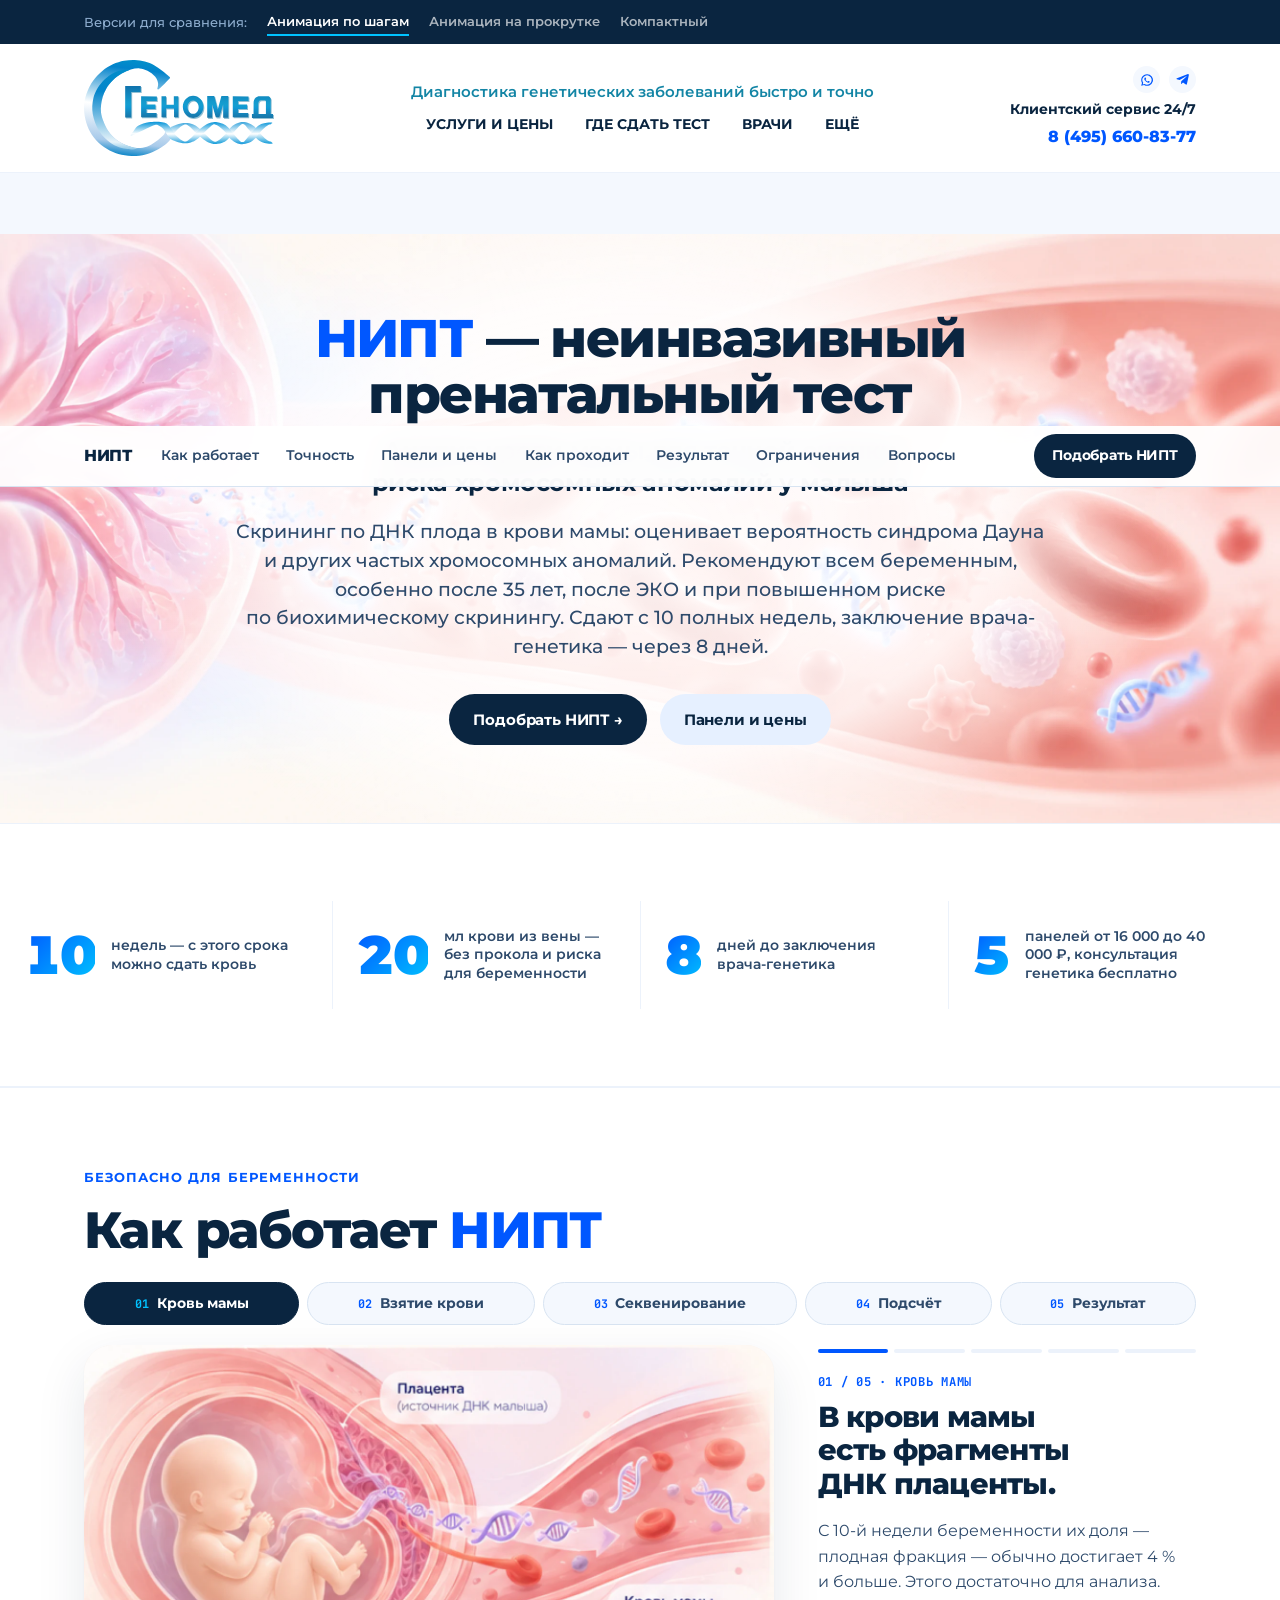
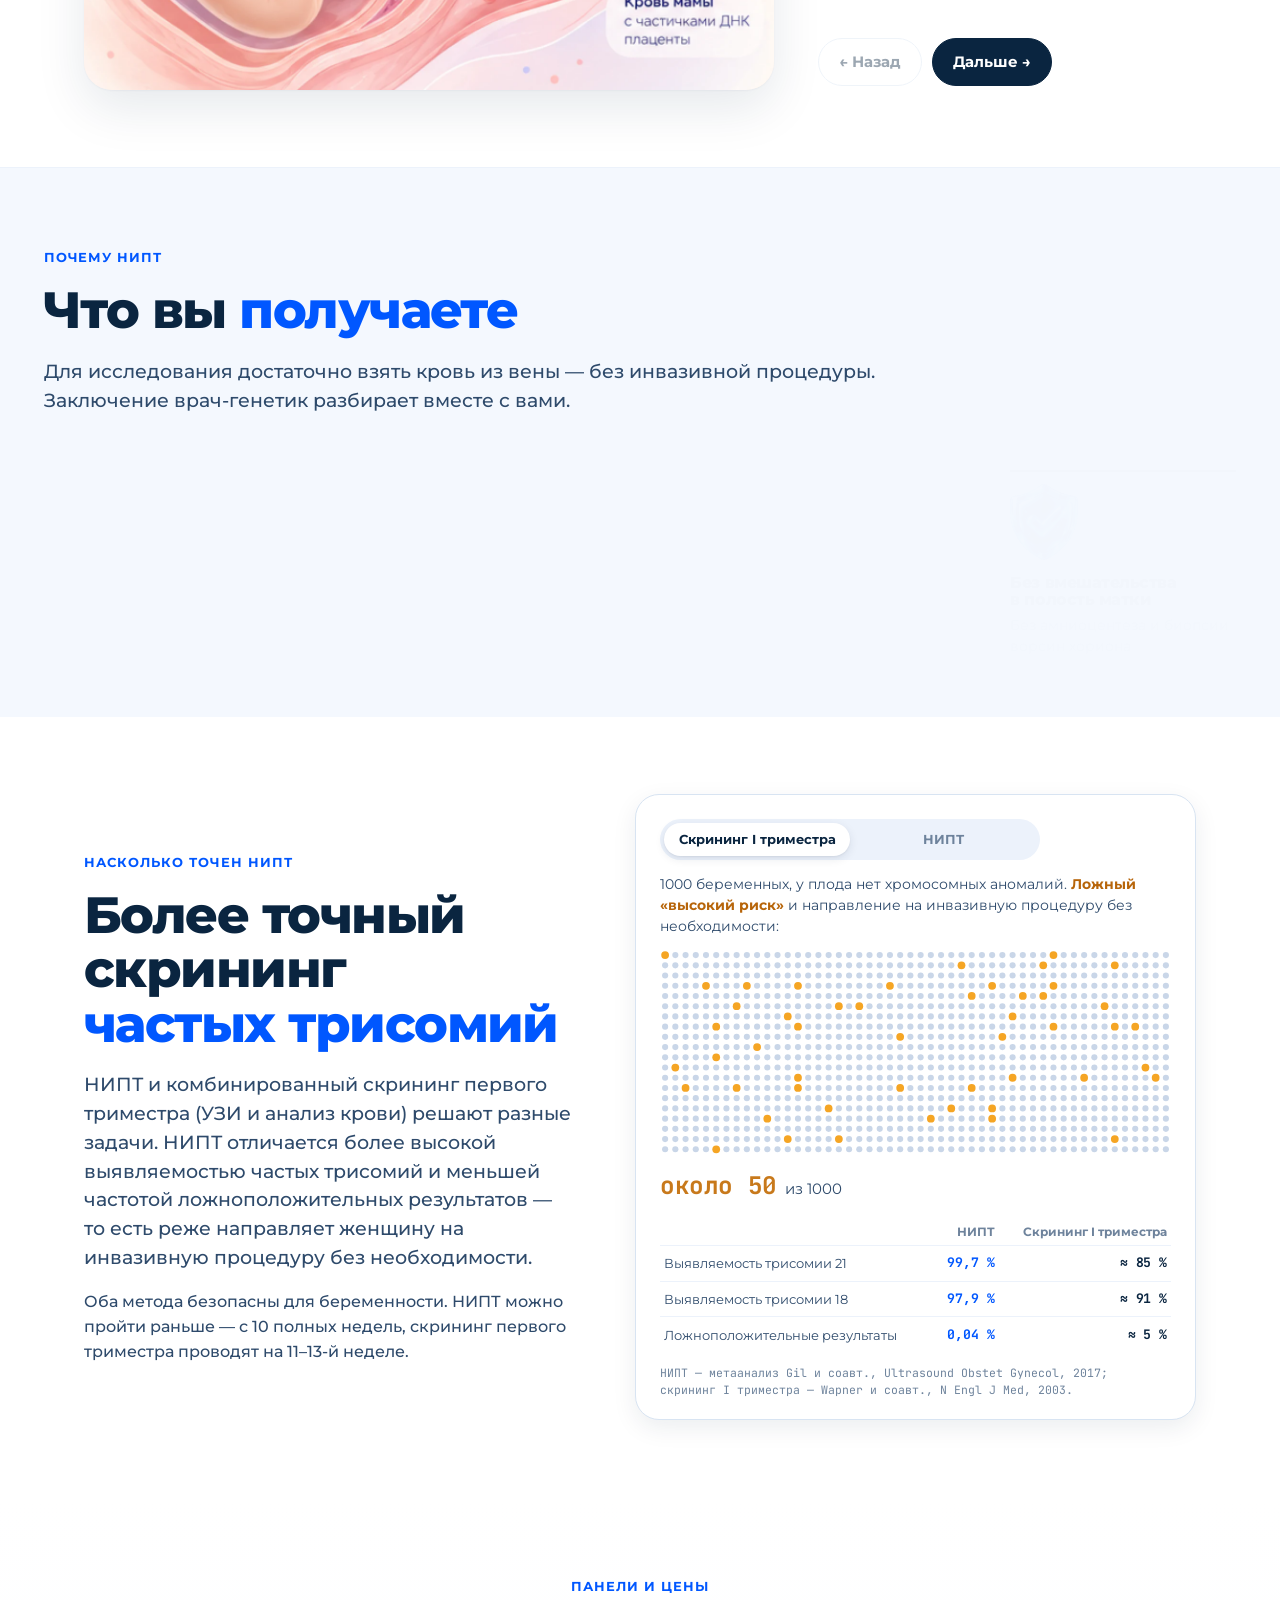
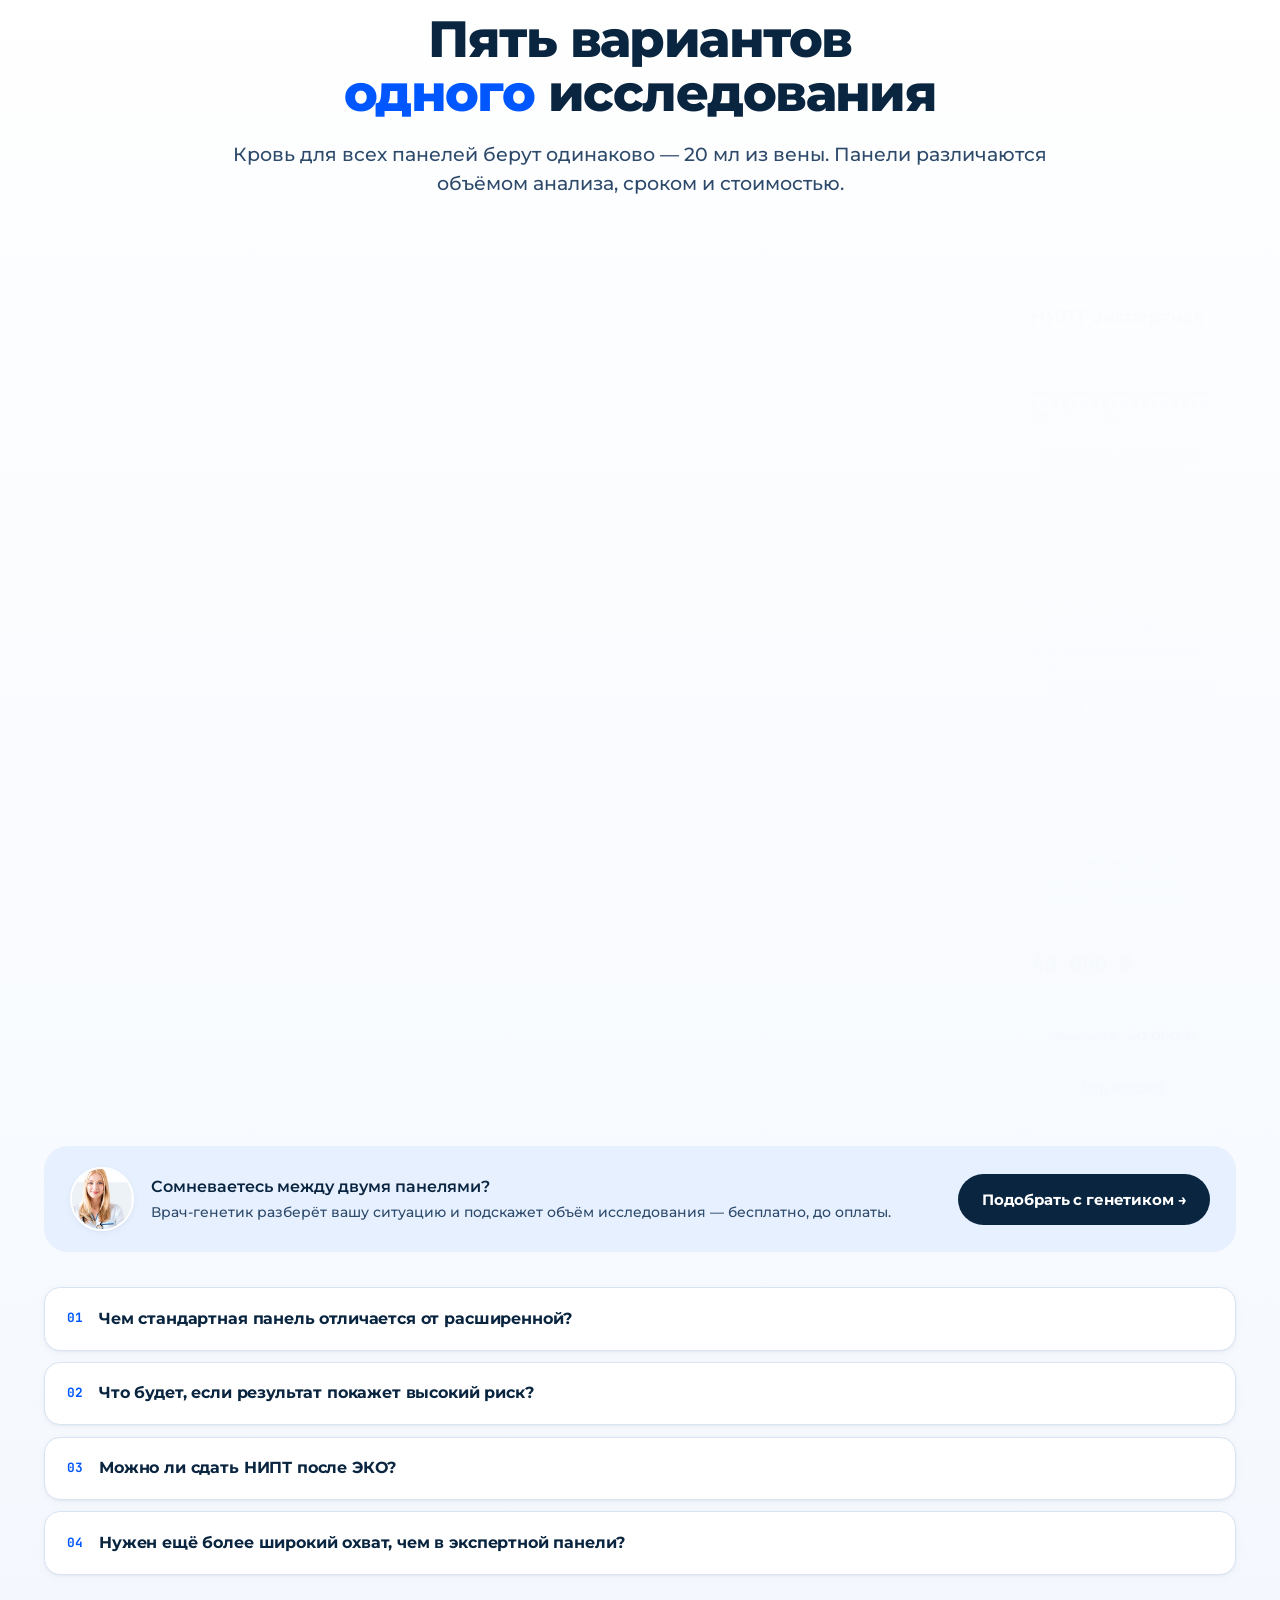
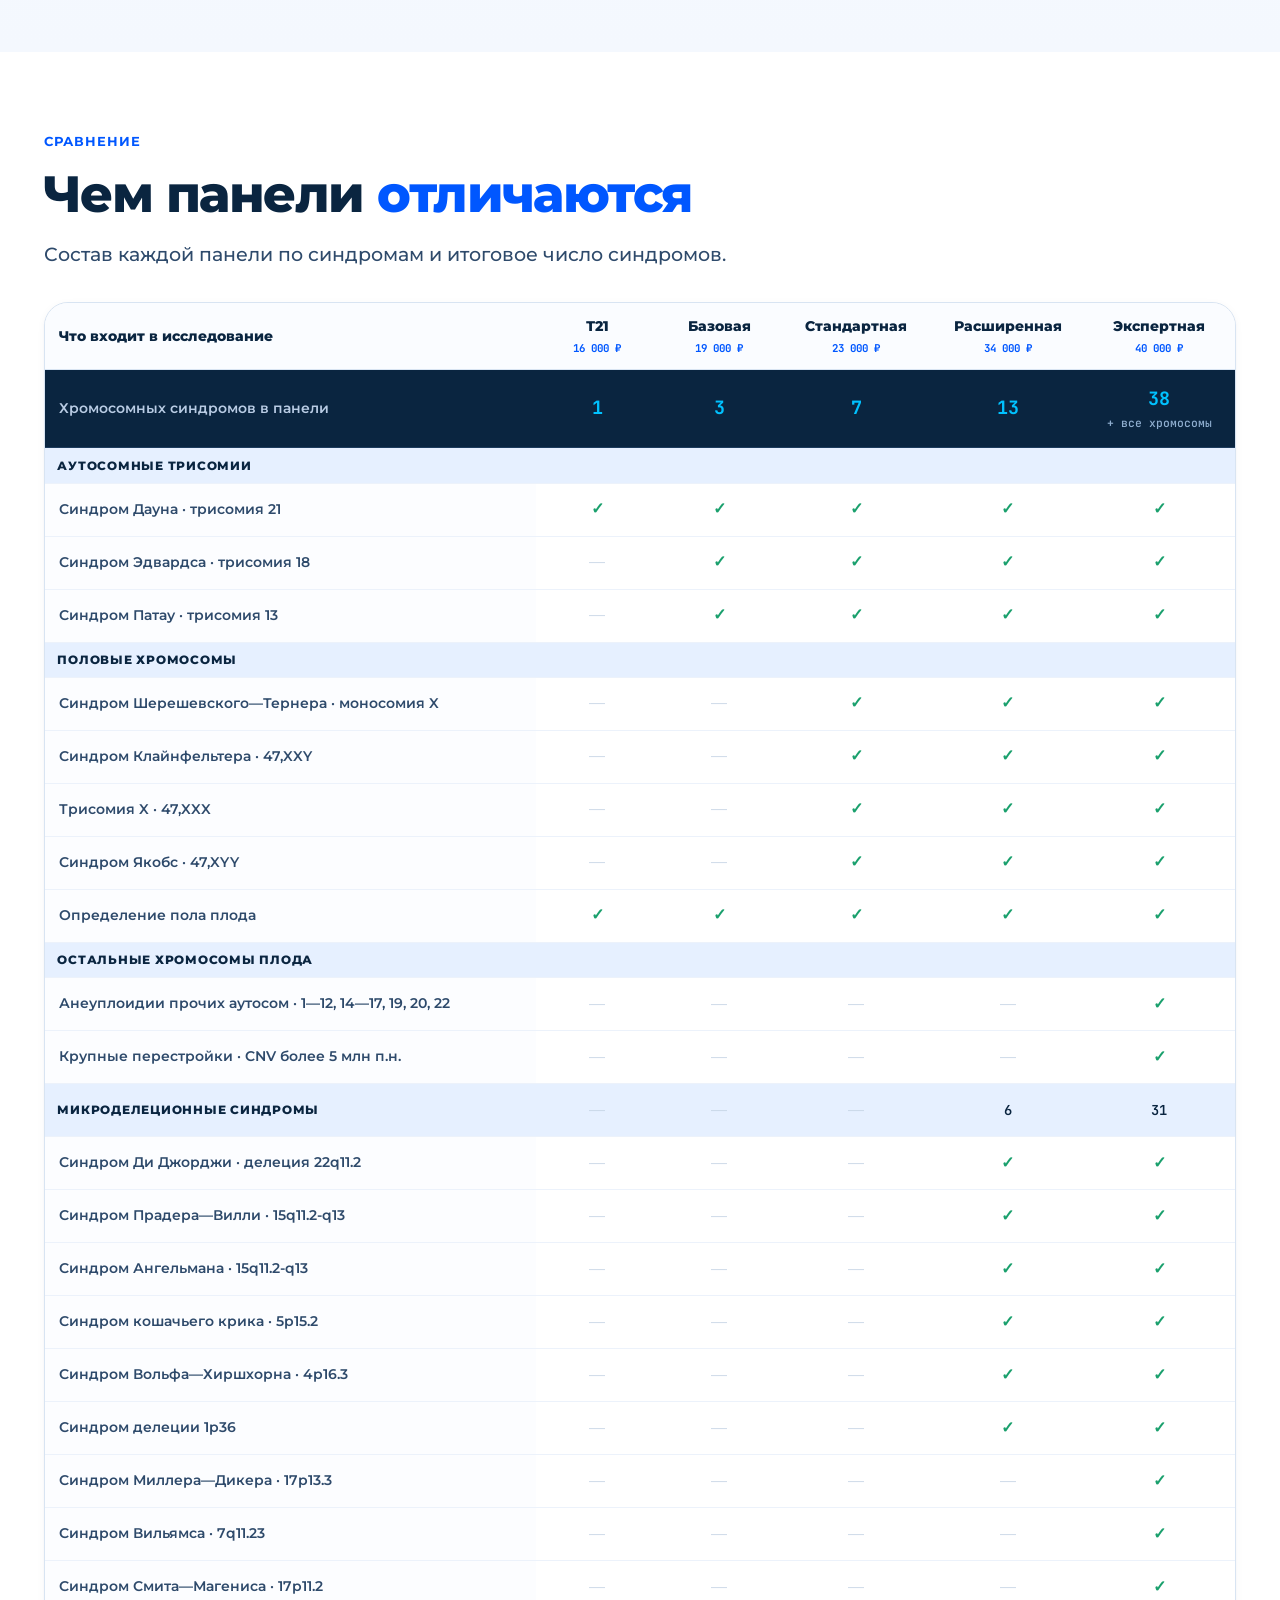
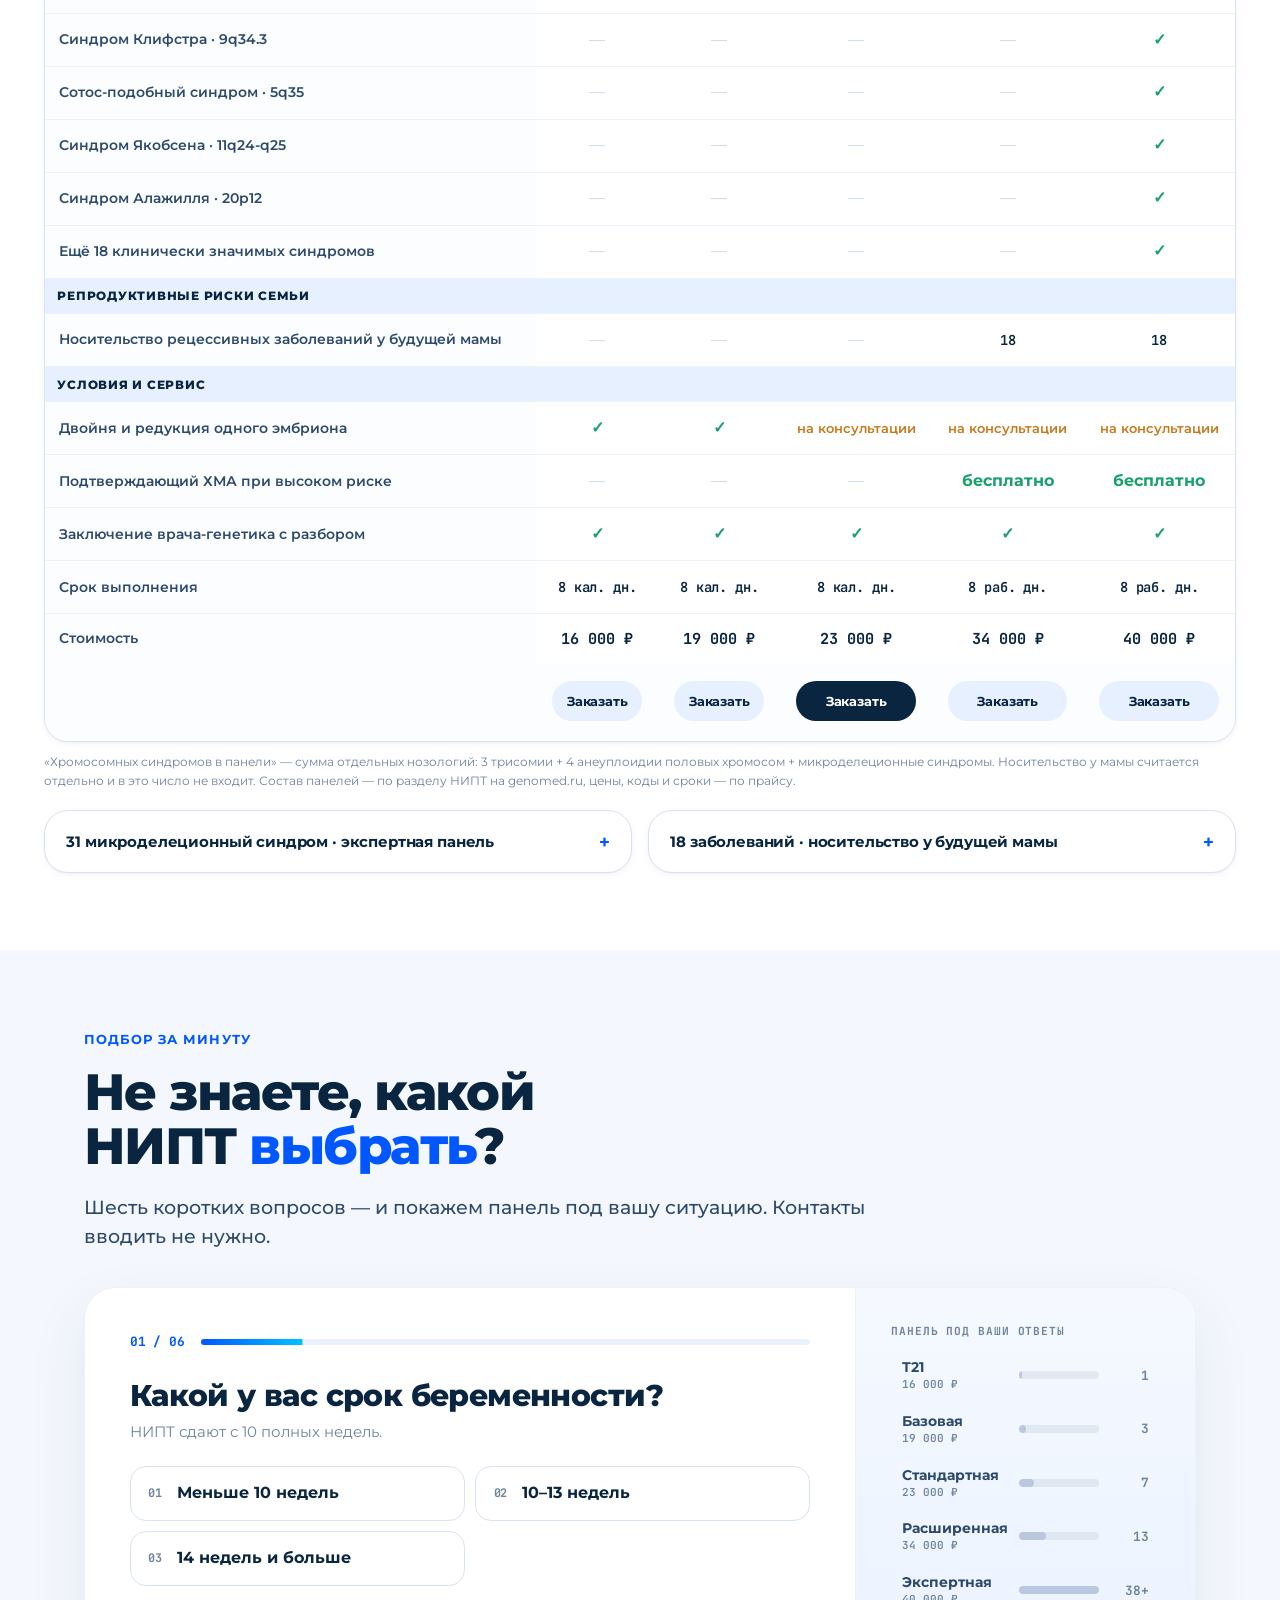
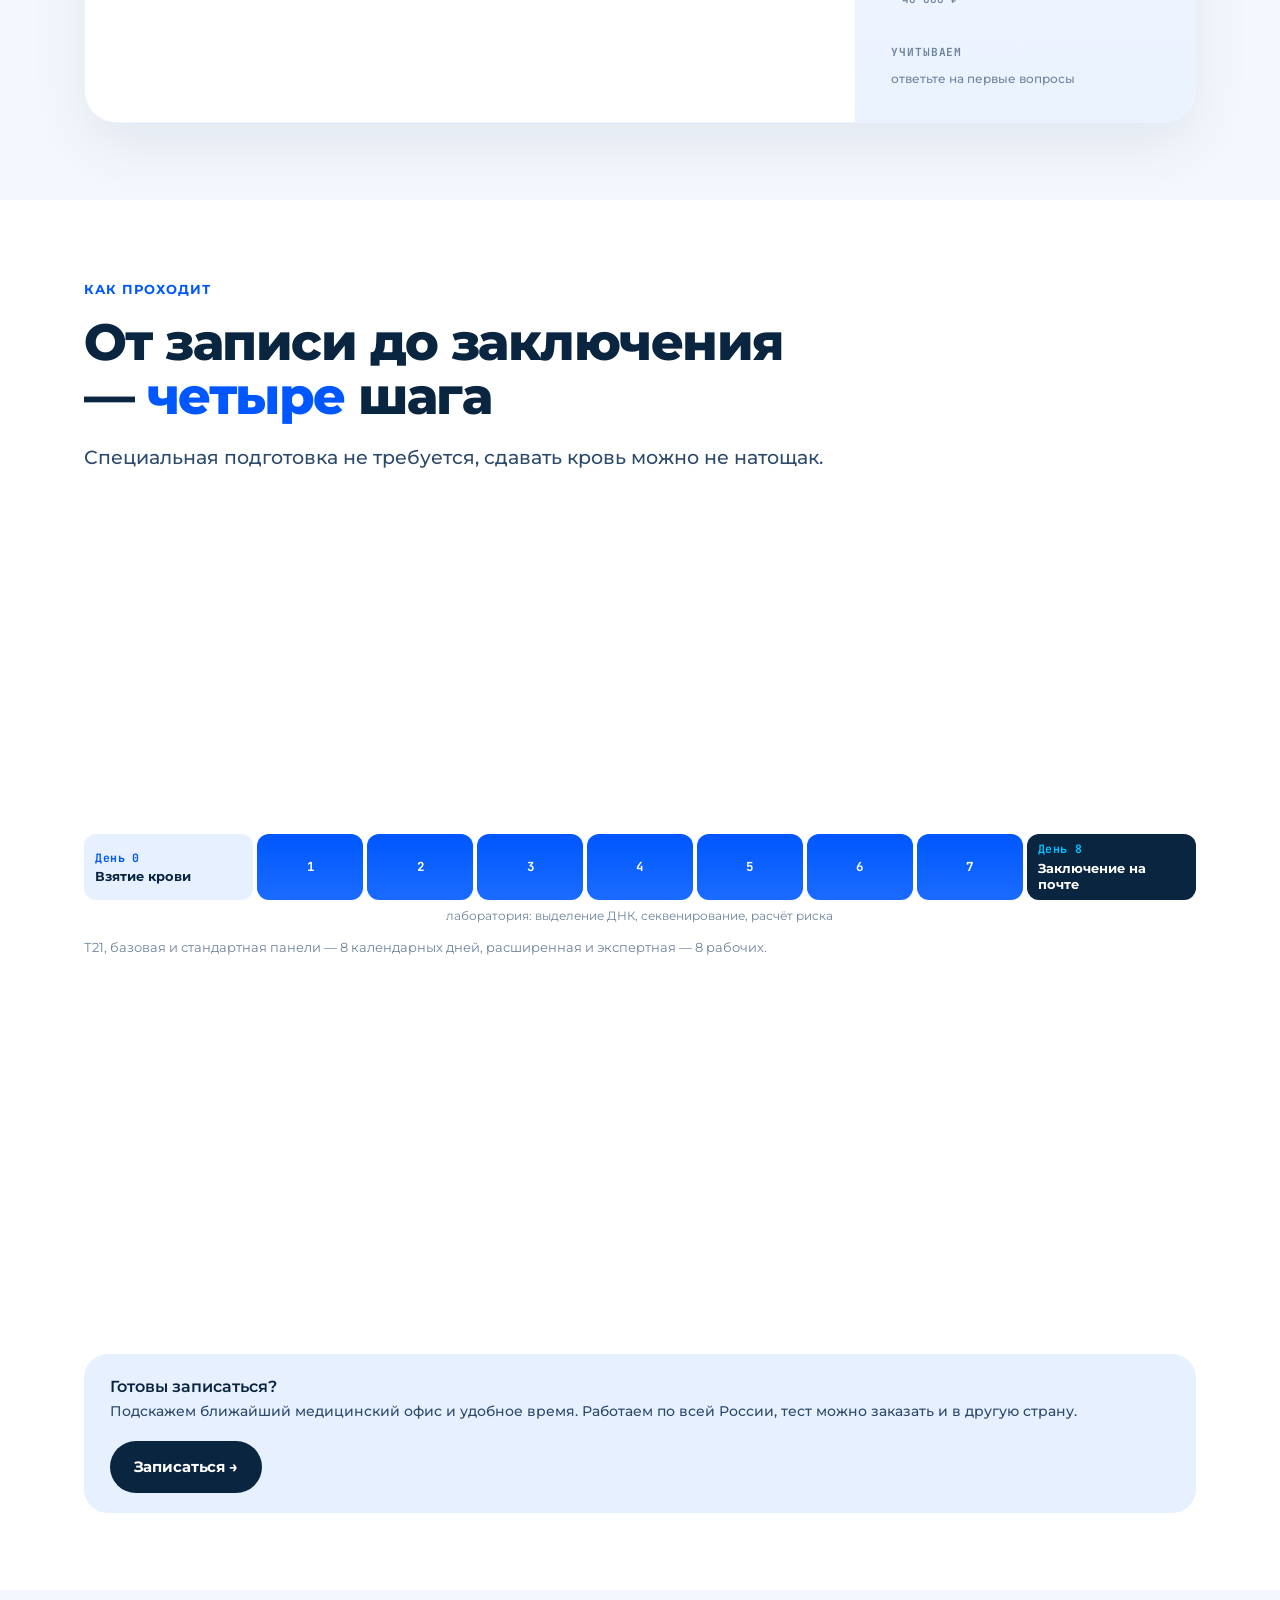
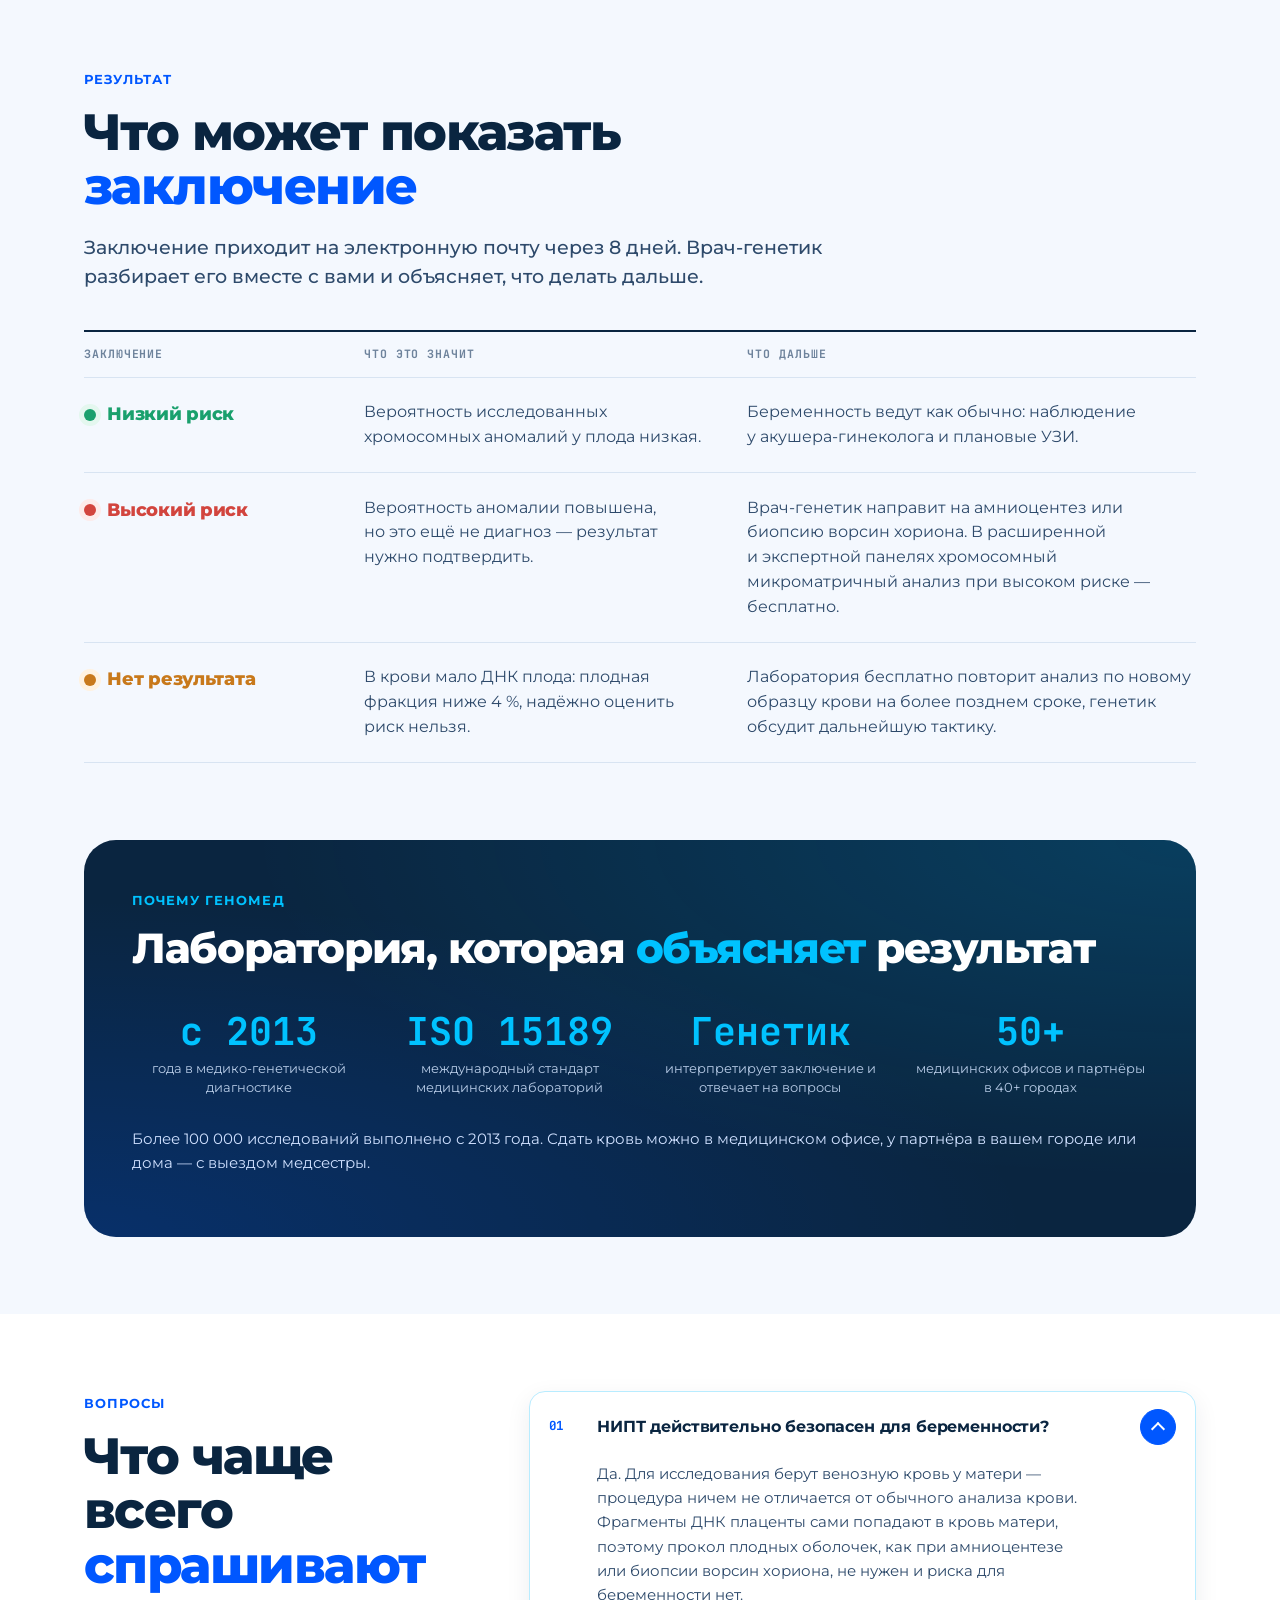
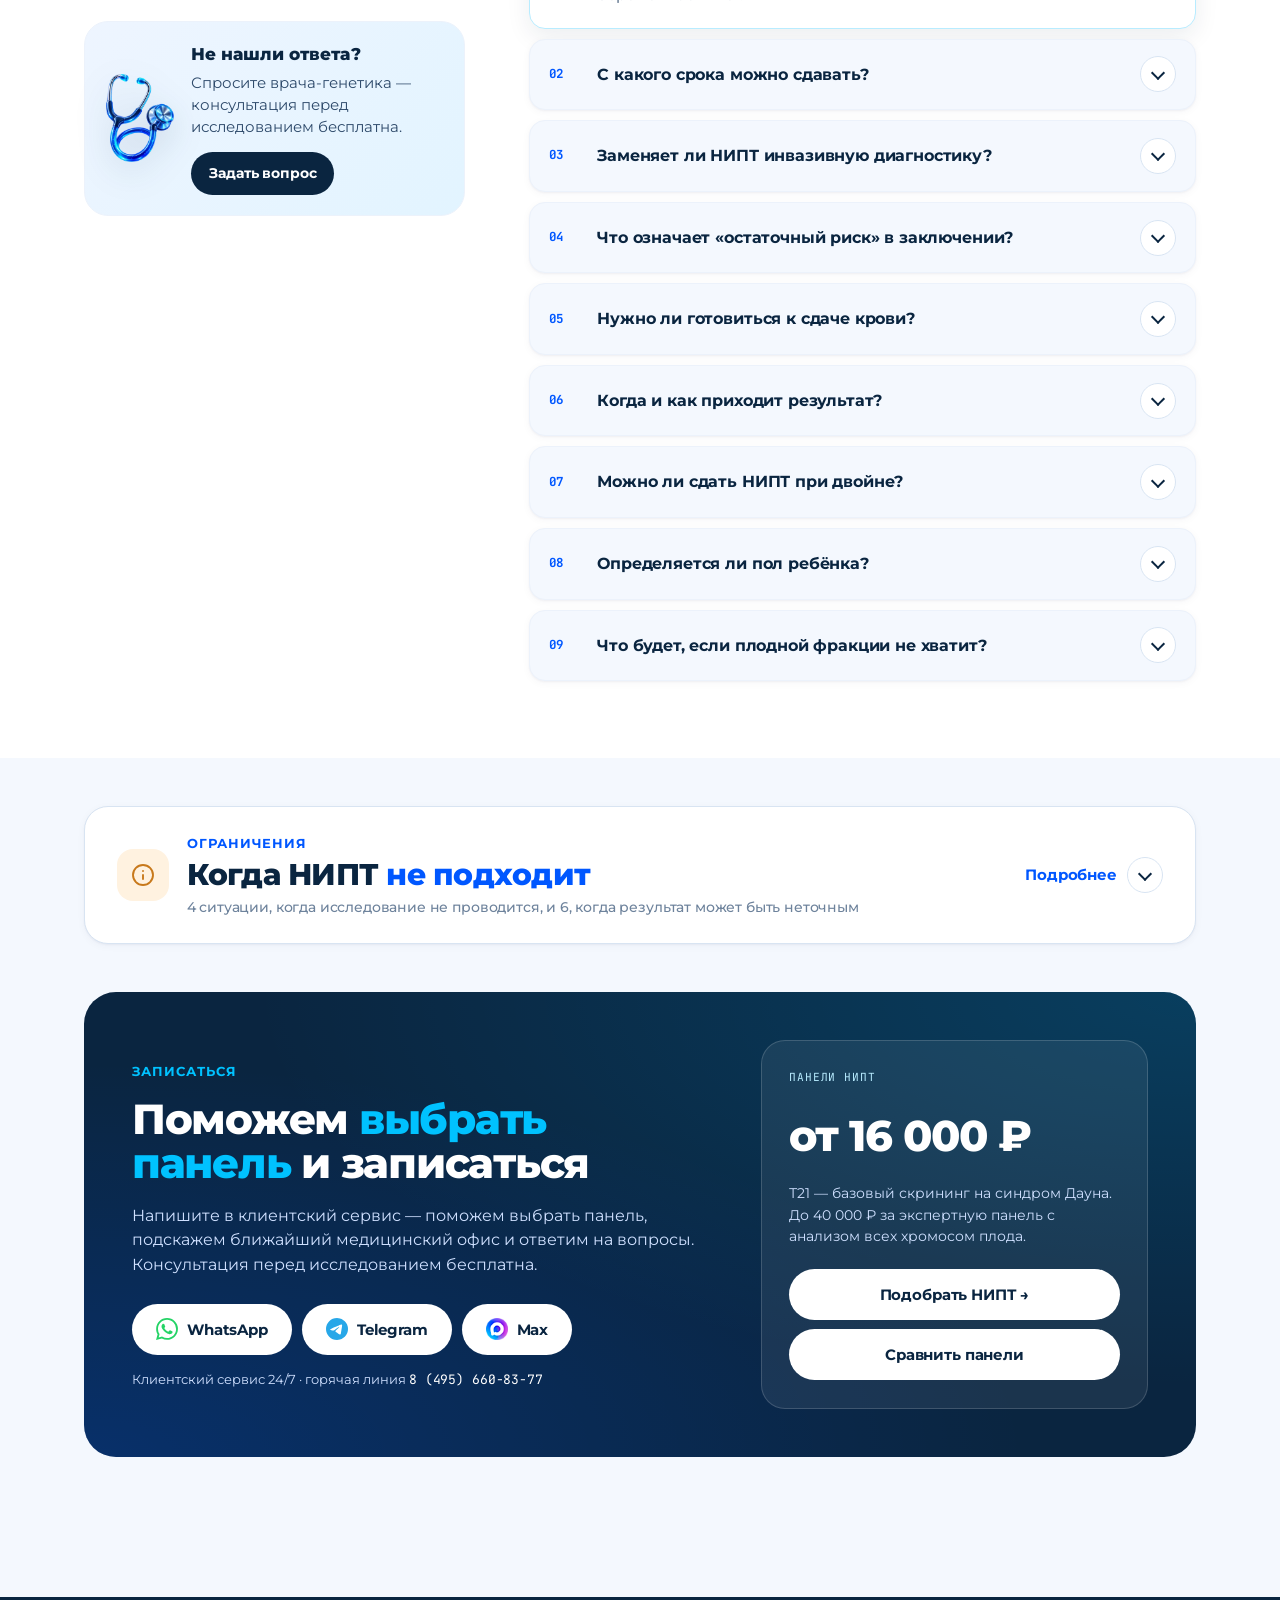
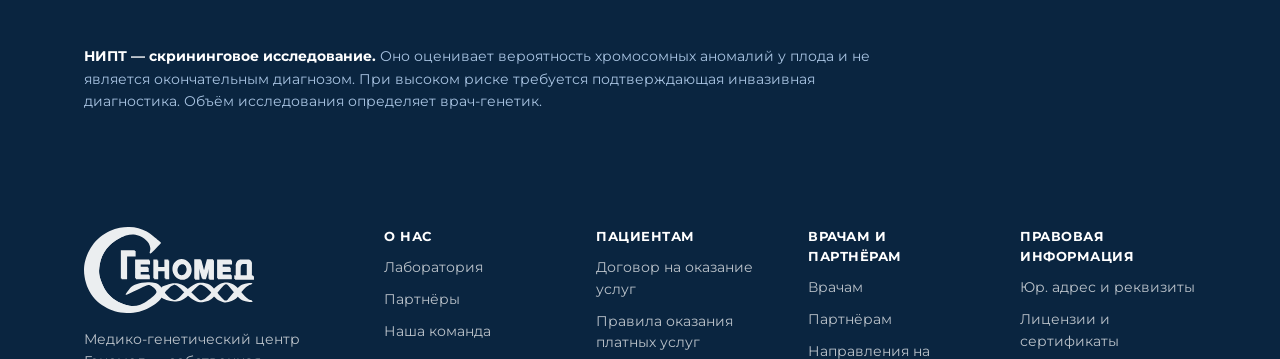
<file: naglyadnaya.html>
<!DOCTYPE html><html lang="ru"><head><meta charset="utf-8"><meta name="robots" content="noindex, nofollow"><meta http-equiv="refresh" content="0; url=index.html"><link rel="canonical" href="index.html"><title>НИПТ — Геномед</title></head><body><a href="index.html">Открыть страницу</a></body></html>
</file>
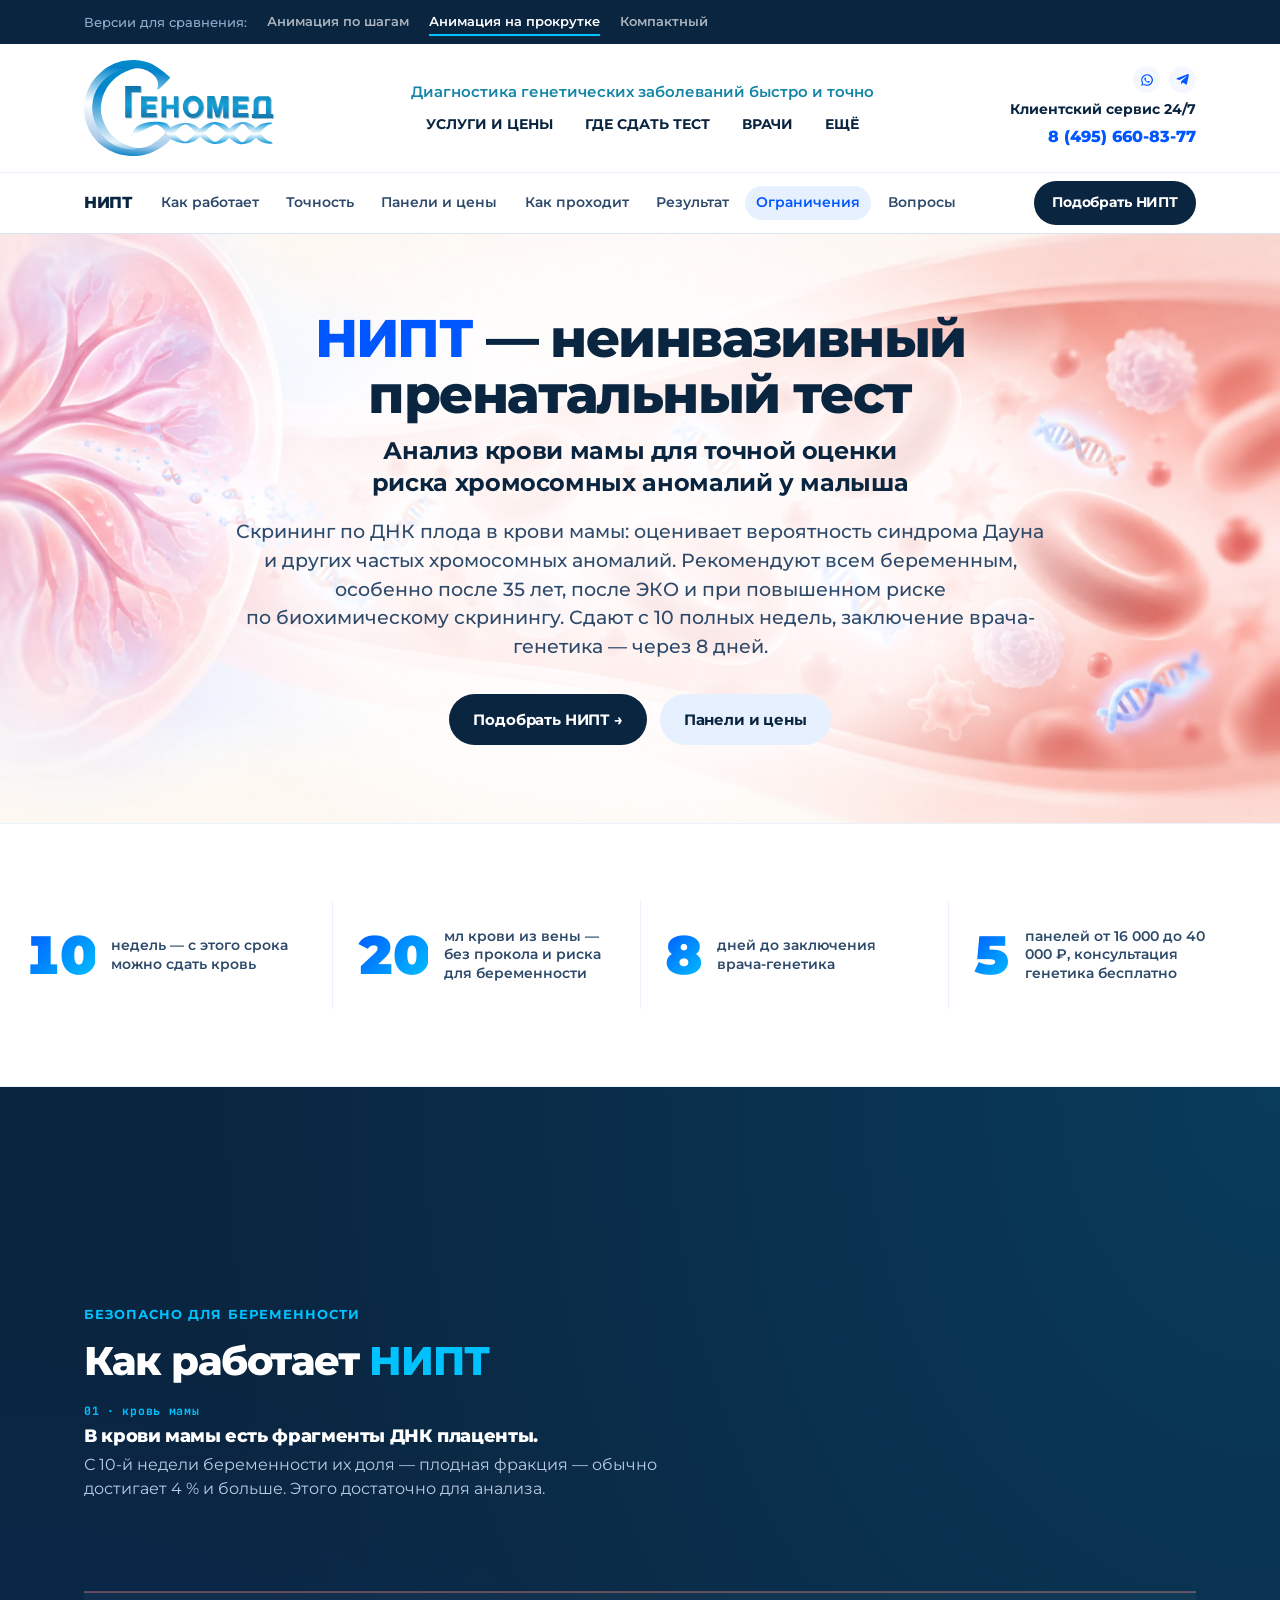
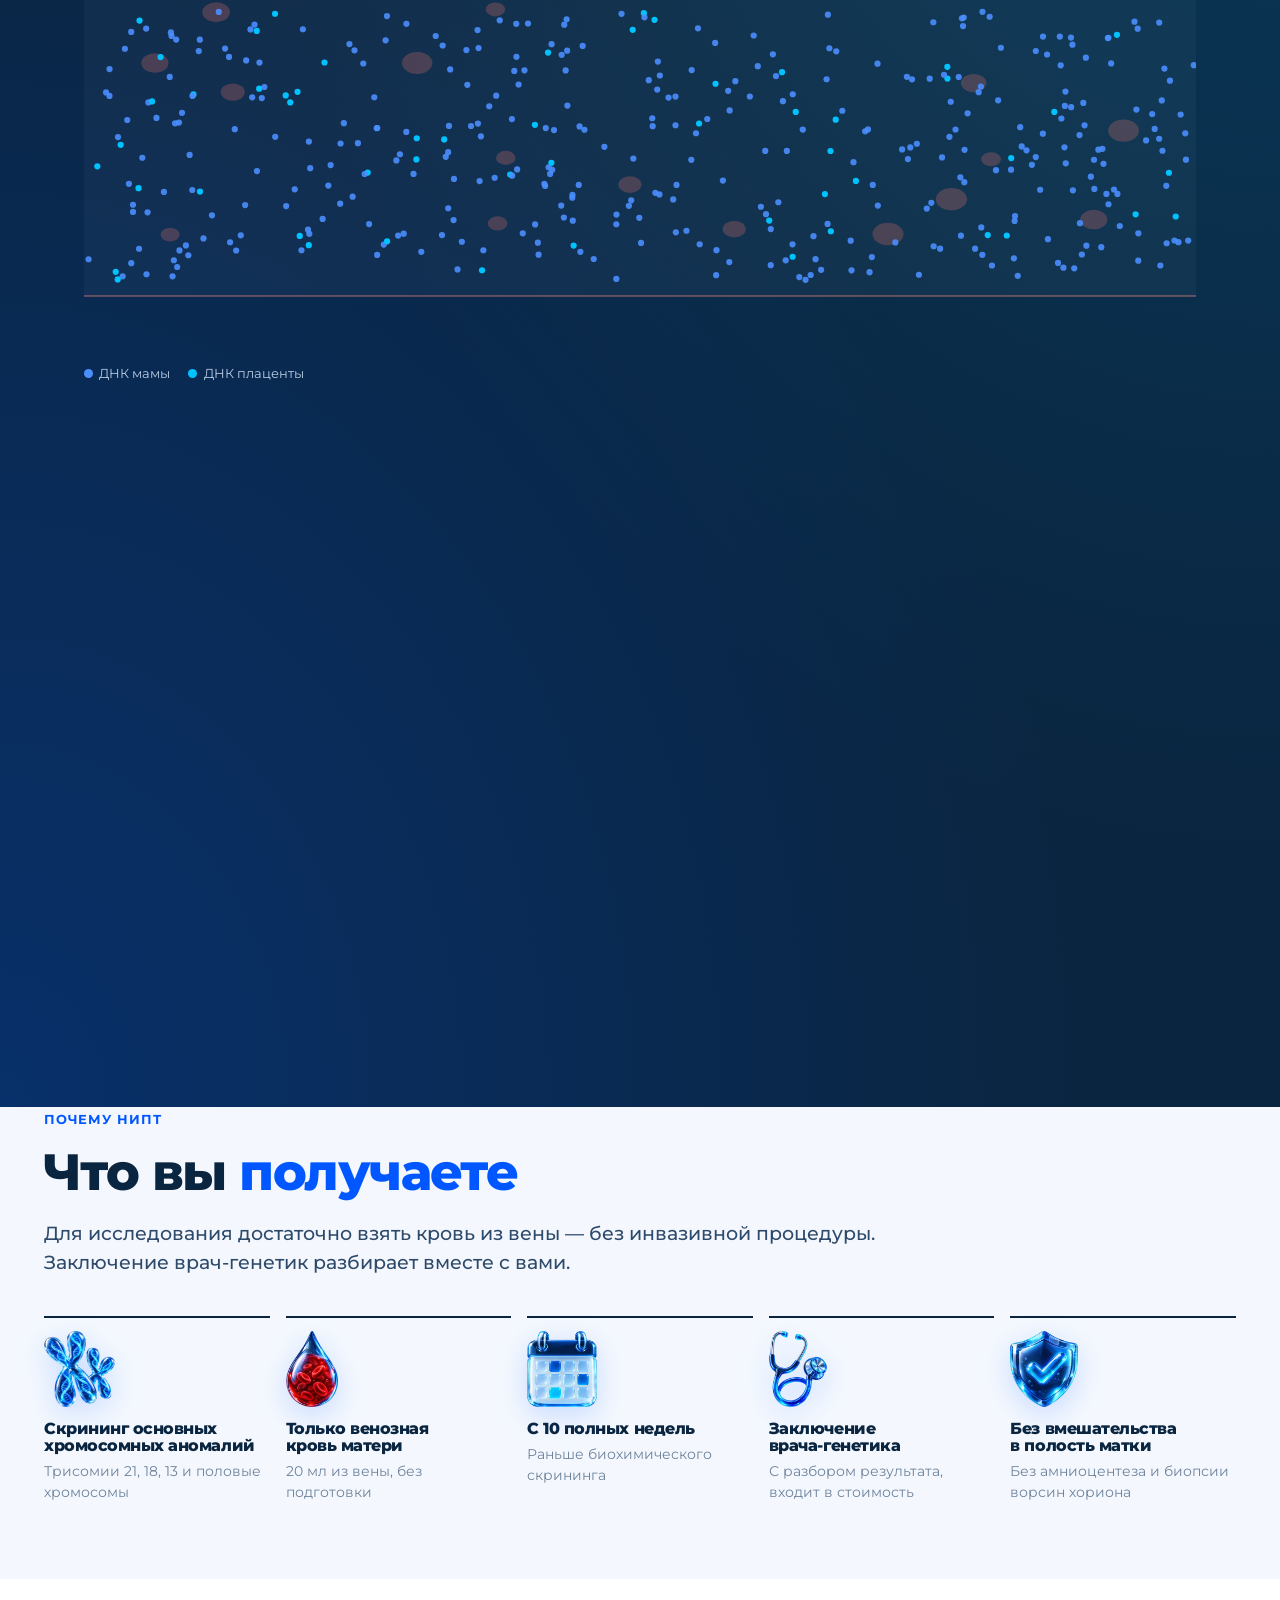
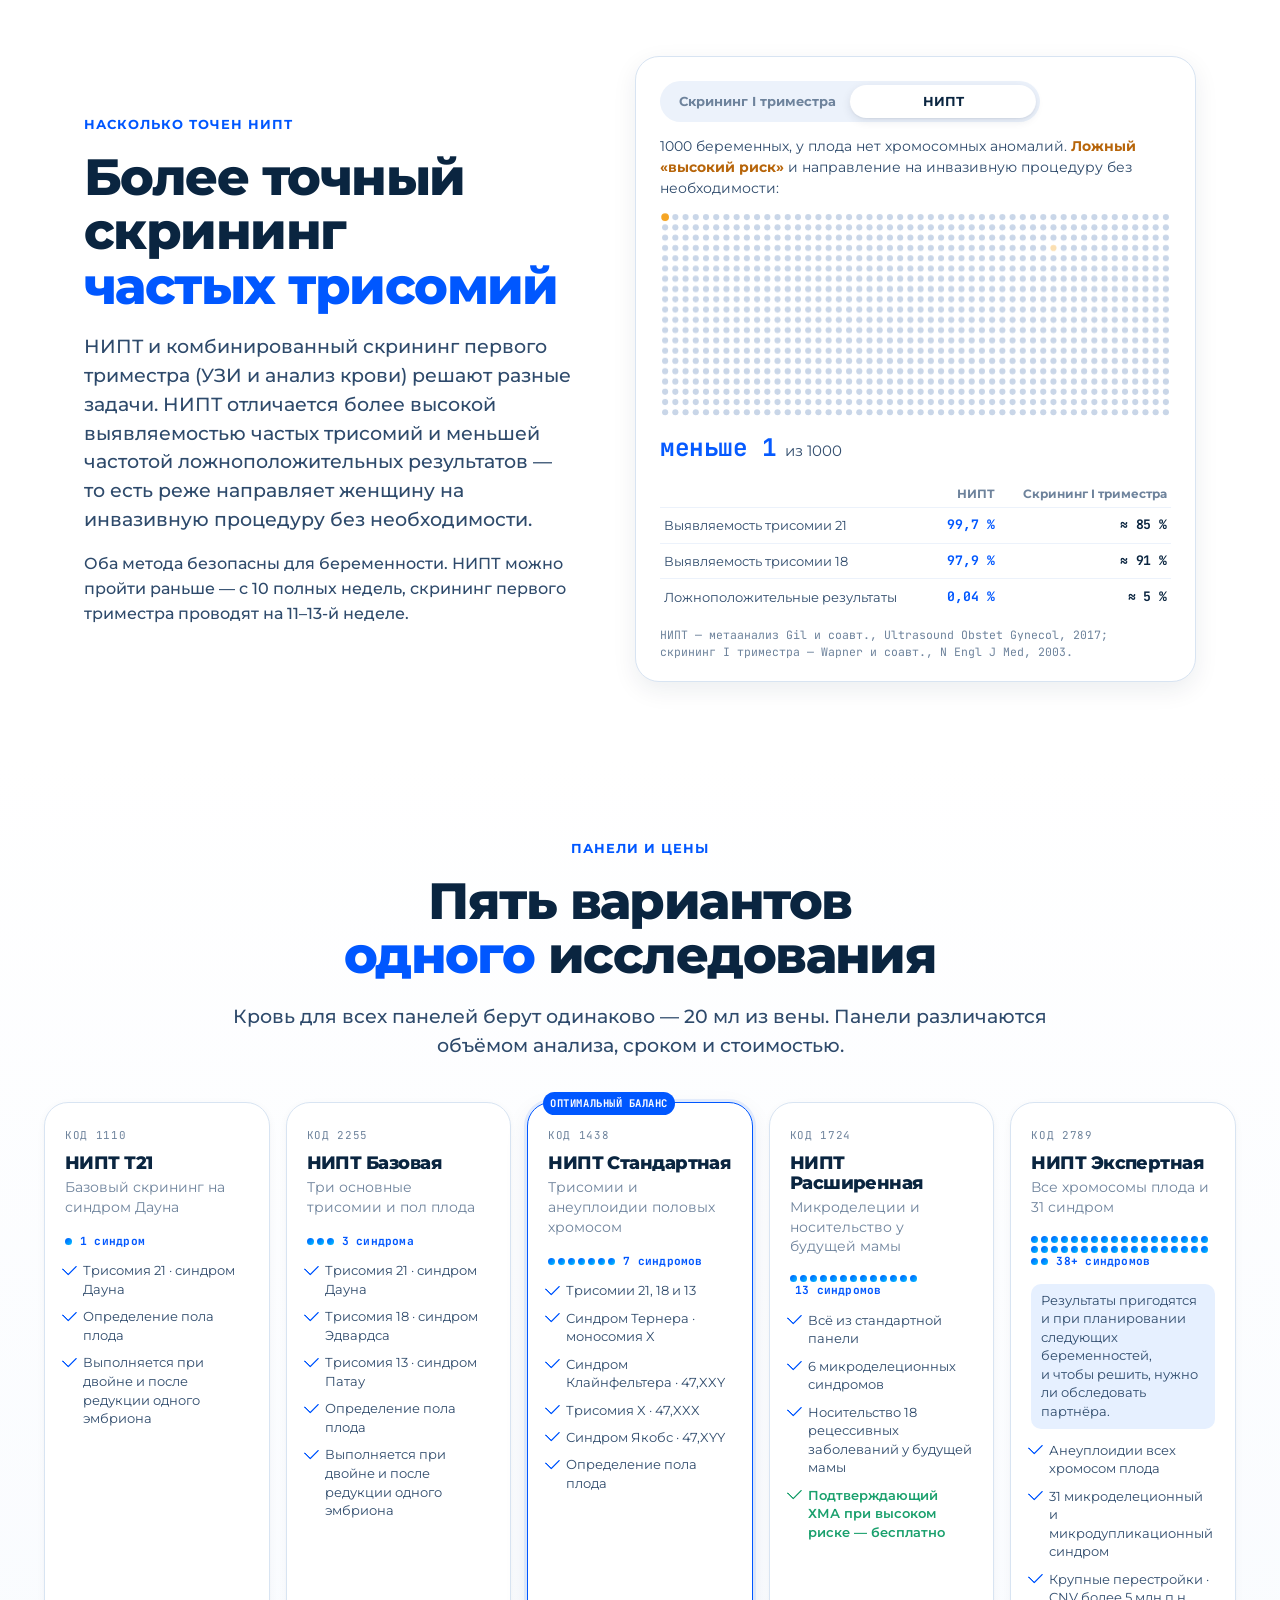
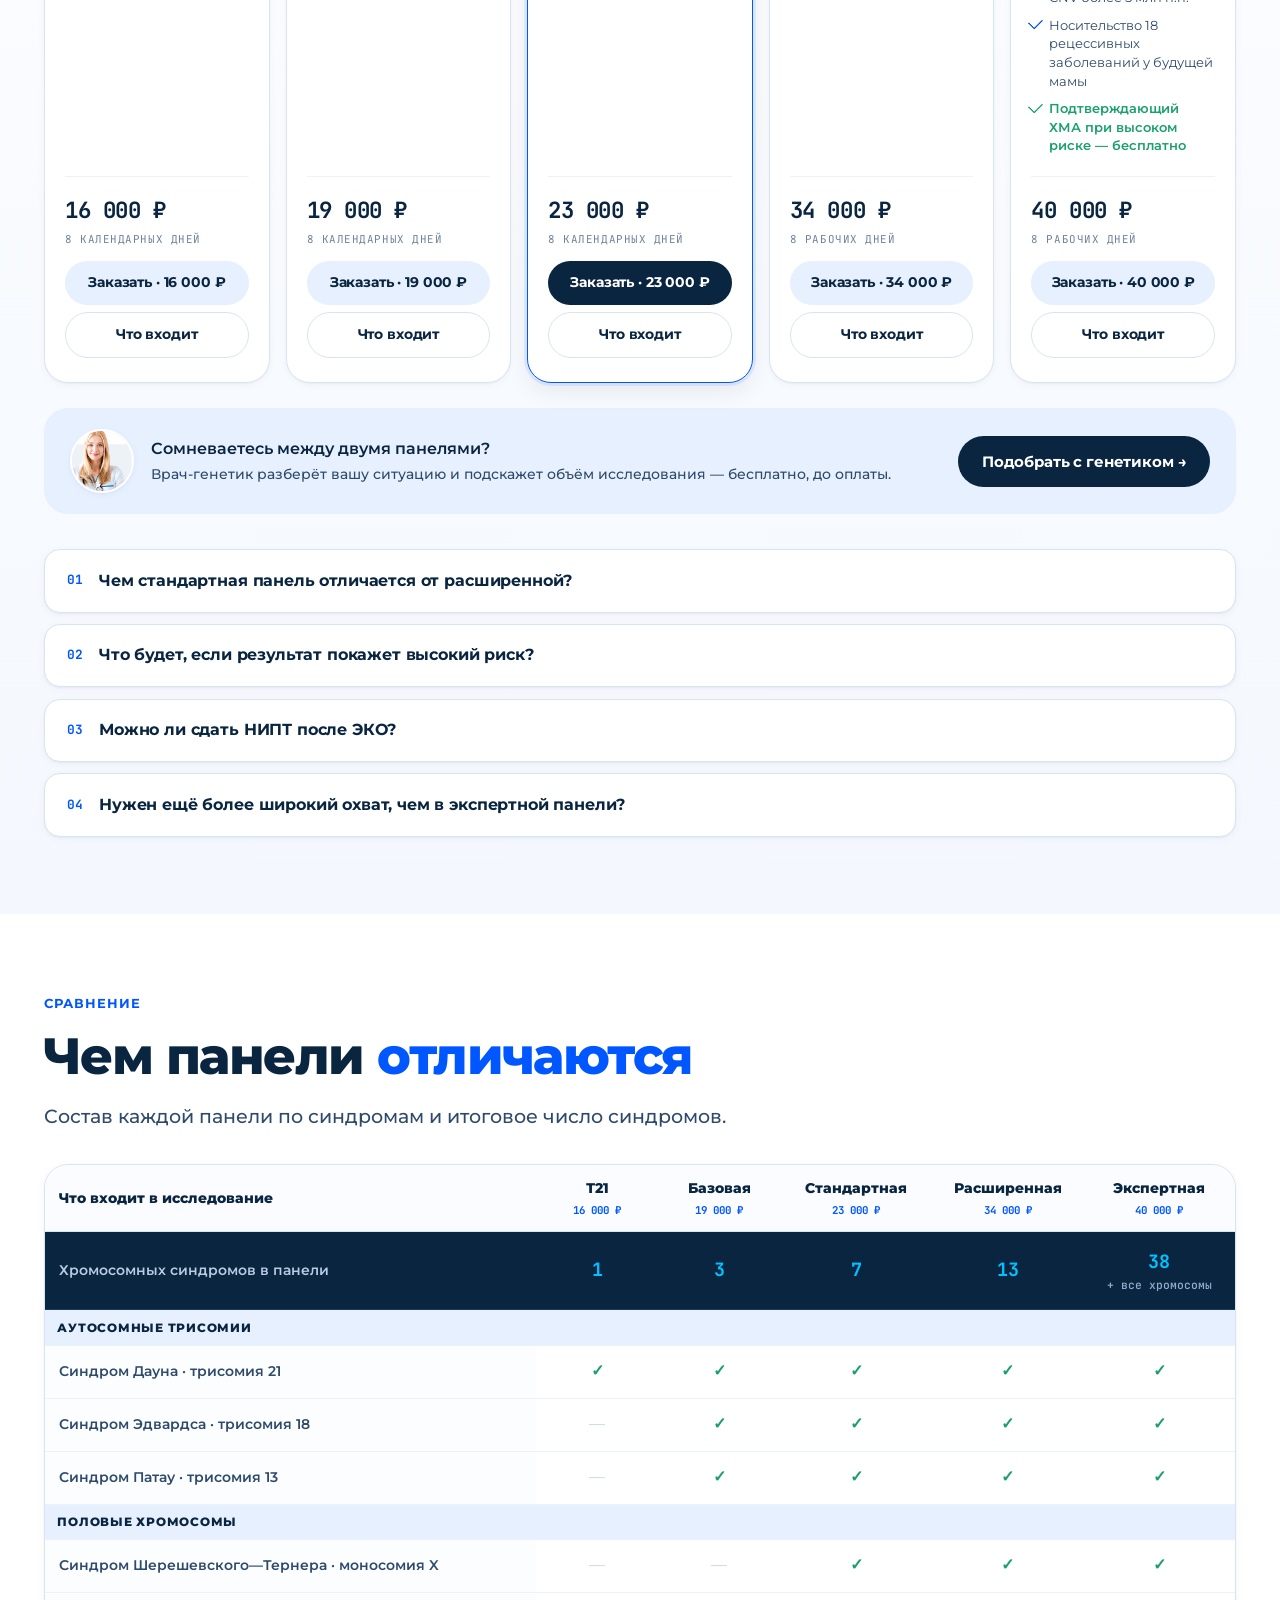
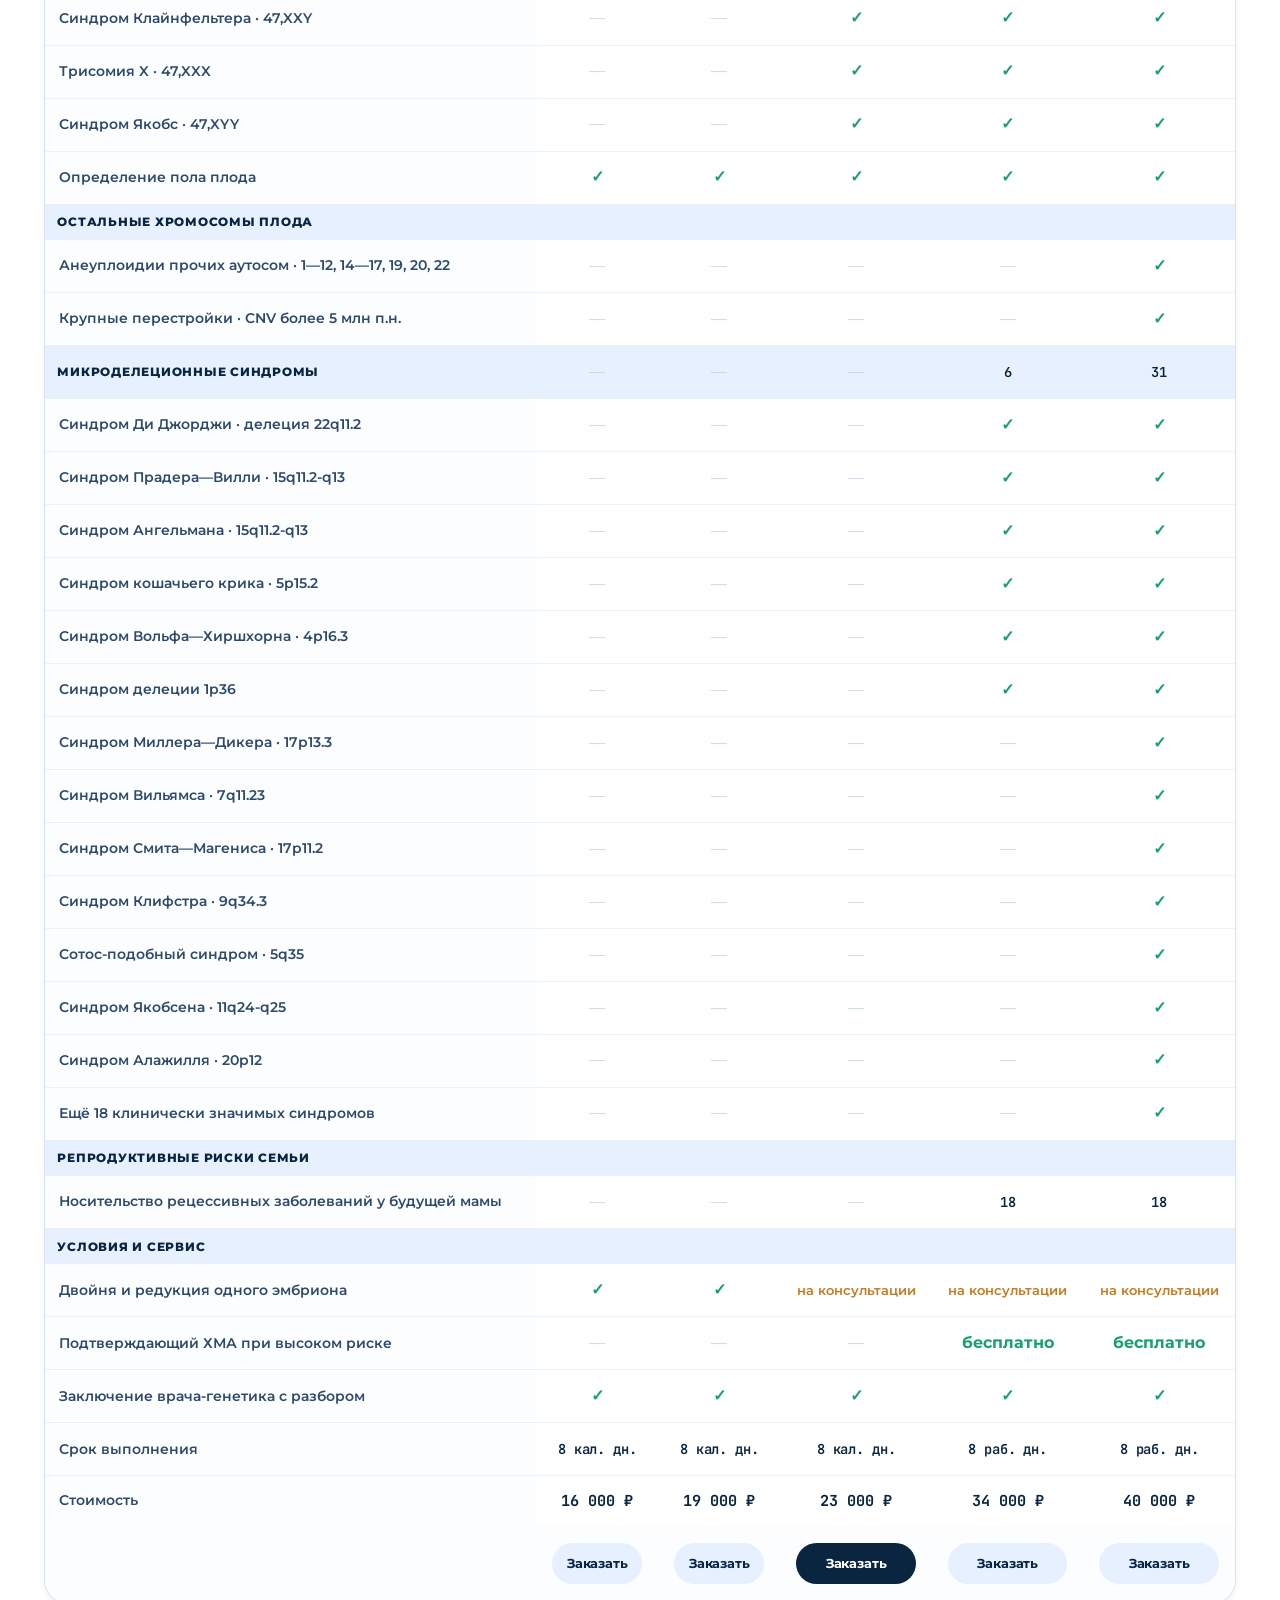
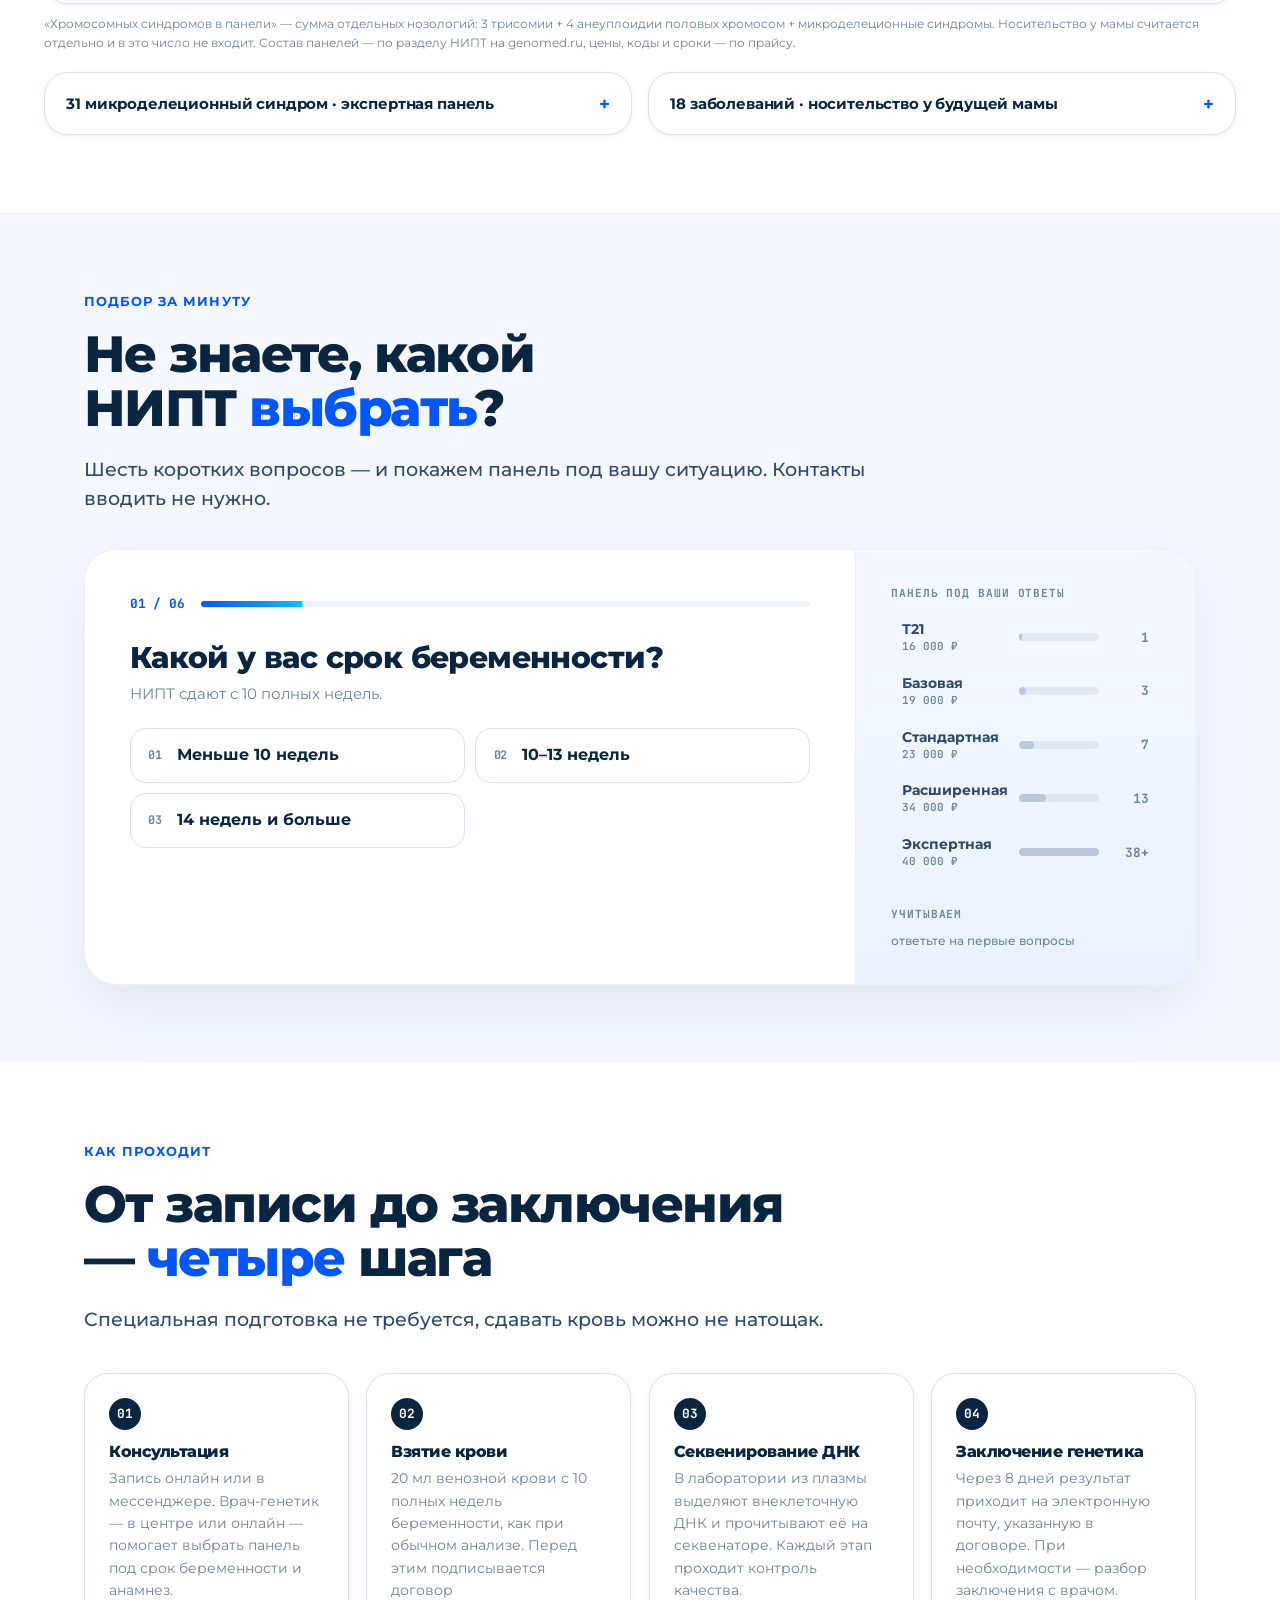
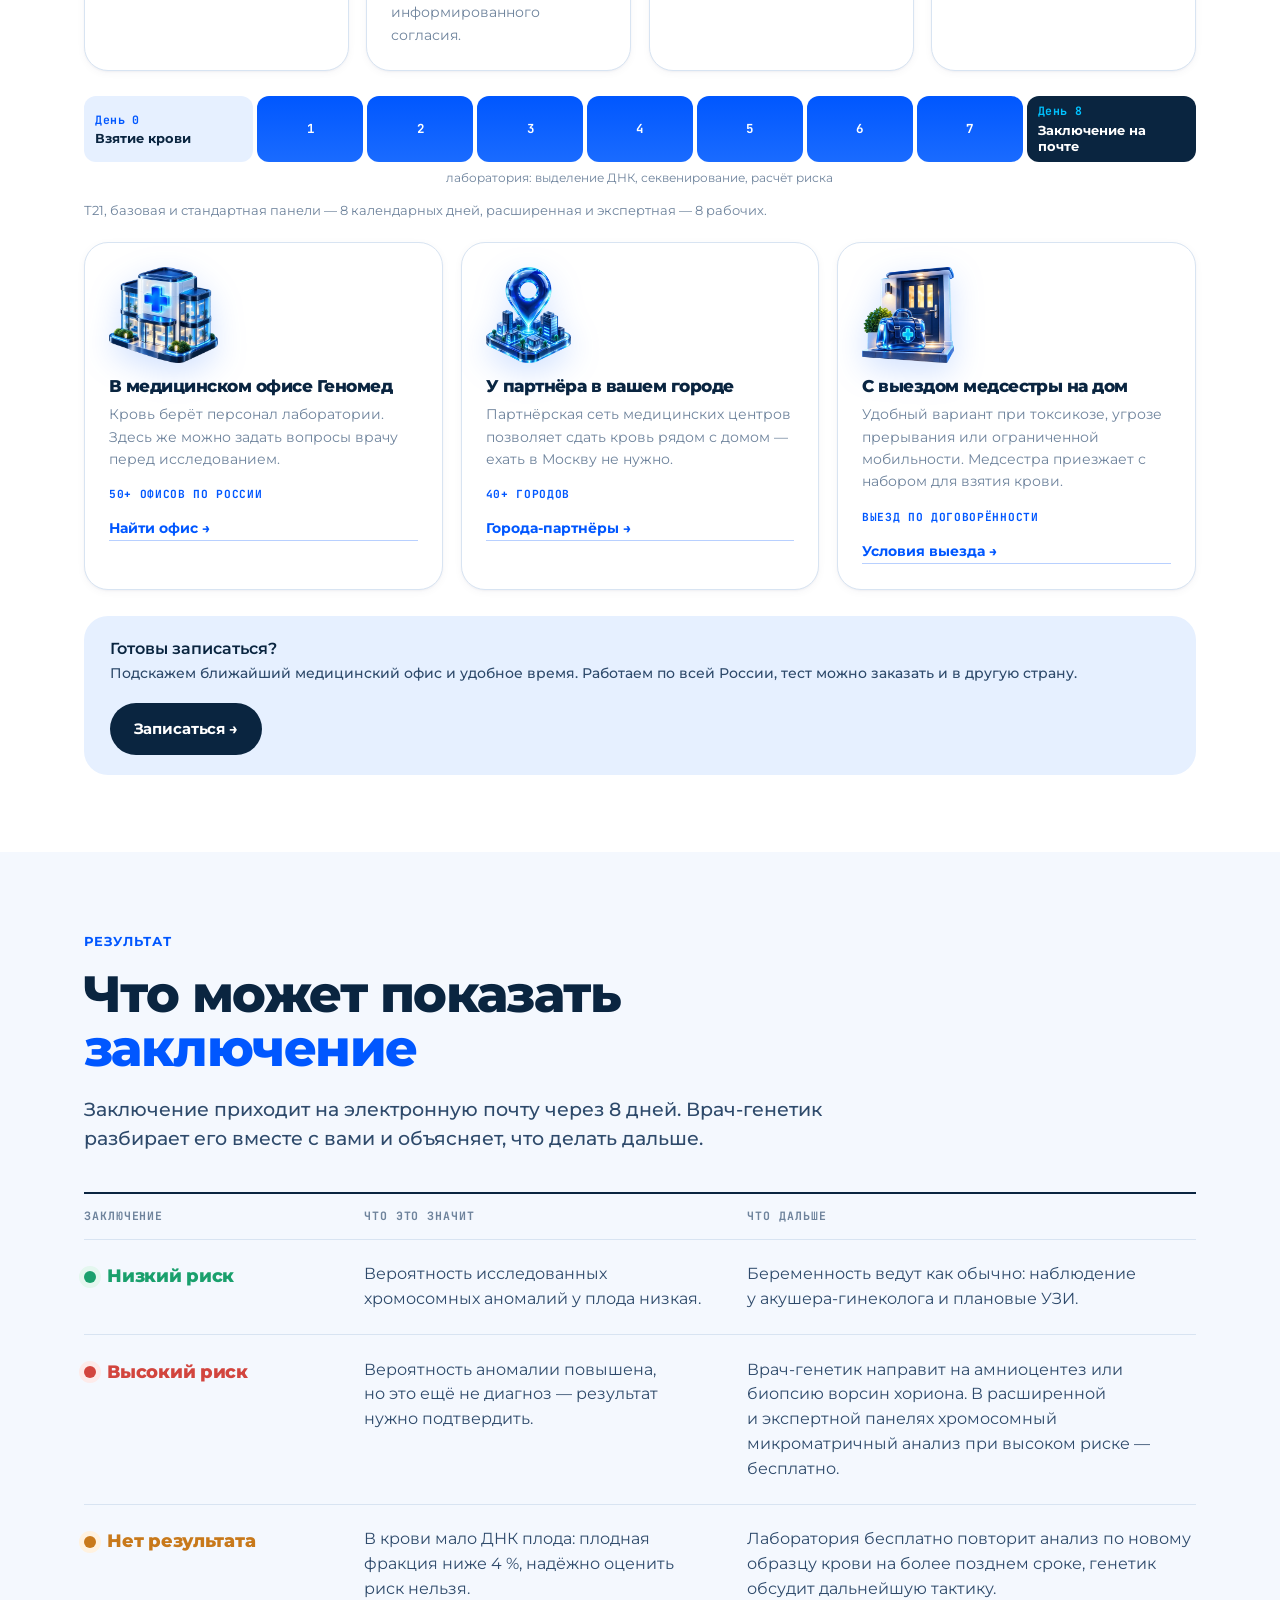
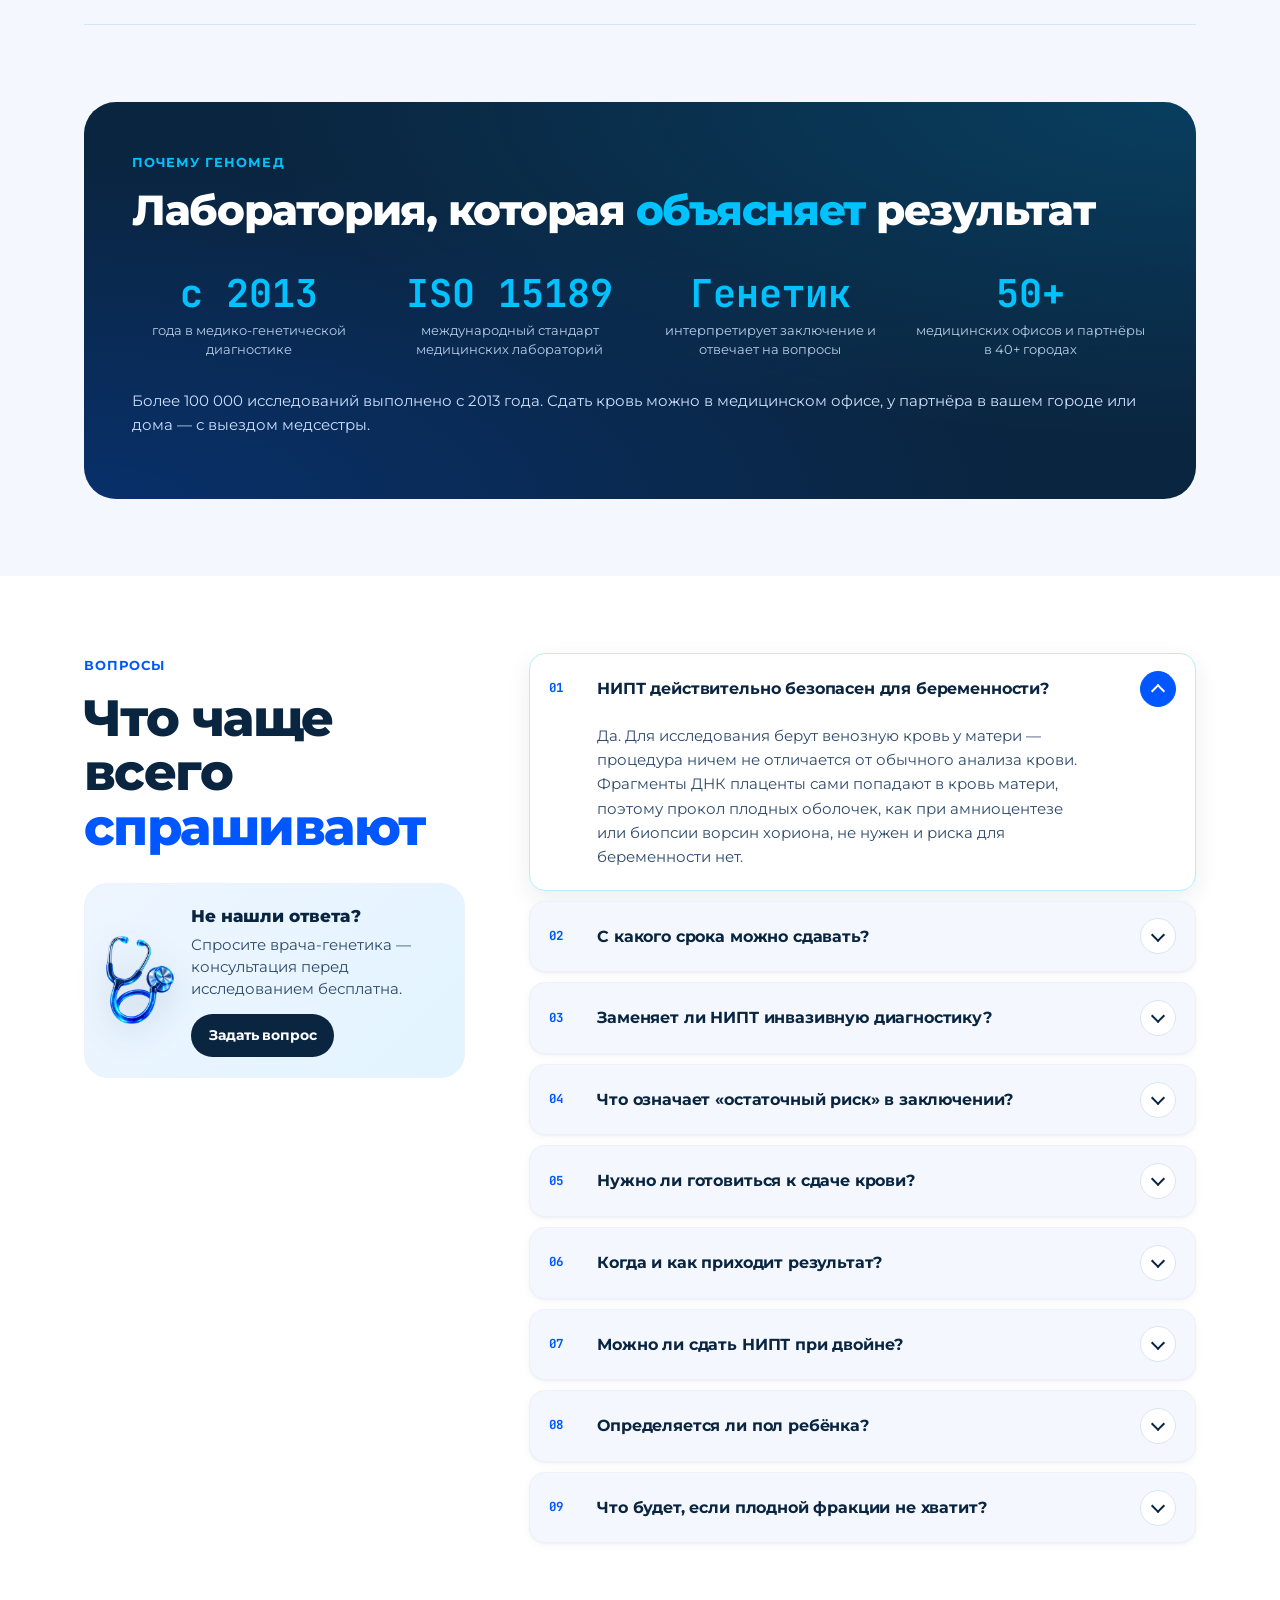
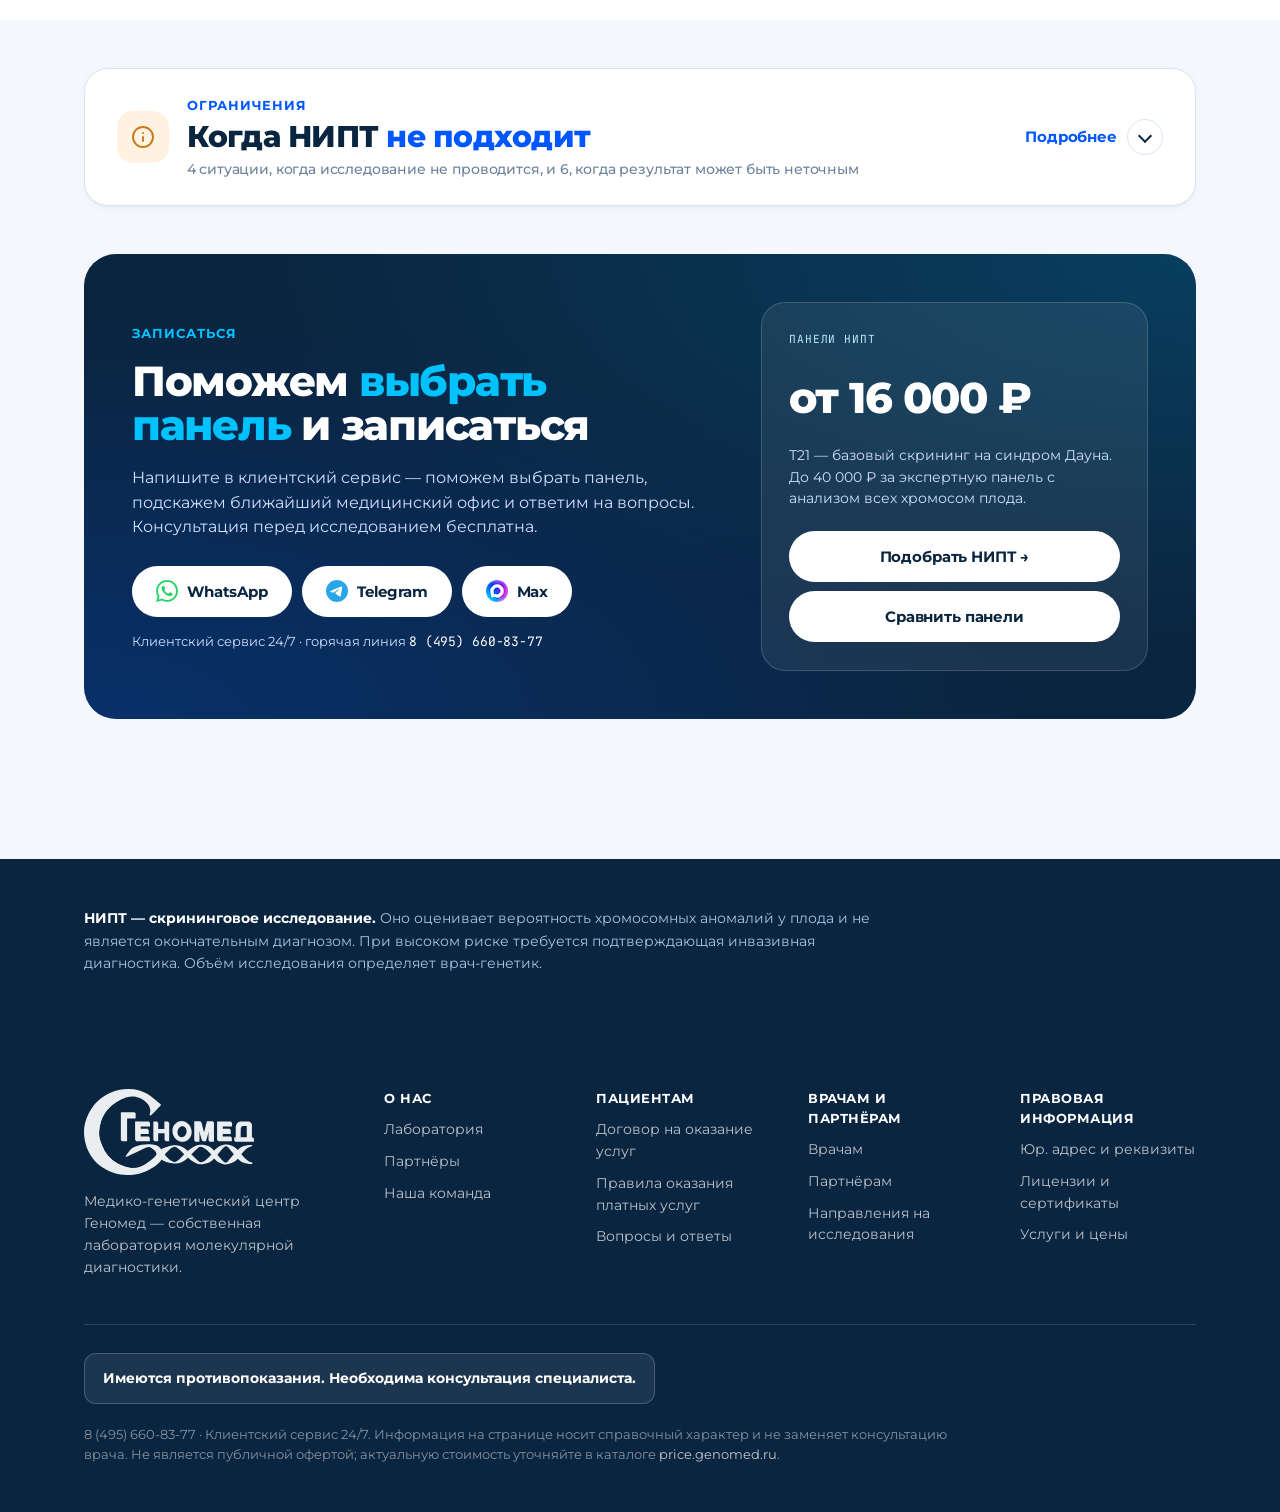
<file: prokrutka.html>
<!DOCTYPE html>
<html lang="ru">
<head>
<meta charset="utf-8">
<meta name="viewport" content="width=device-width, initial-scale=1, viewport-fit=cover">
<meta name="robots" content="noindex, nofollow">
<meta name="theme-color" content="#0A2540">
<title>НИПТ — Геномед · анимация на прокрутке</title>
<link rel="preconnect" href="https://fonts.googleapis.com">
<link rel="preconnect" href="https://fonts.gstatic.com" crossorigin>
<link rel="stylesheet" href="https://fonts.googleapis.com/css2?family=Montserrat:wght@400;500;600;700;800;900&family=JetBrains+Mono:wght@400;500;600;700&display=swap">
<style>
:root{
  --bg:#F4F8FE; --bg-card:#FFFFFF; --bg-deep:#0A2540; --bg-deep-2:#102A4C;
  --ink:#0A2540; --ink-2:#2E4A6B; --muted:#6E839C;
  --line:#D8E4F2; --line-soft:#ECF2FB;
  --blue:#0057FF; --blue-2:#0046CC; --cyan:#00C2FF; --cyan-soft:#B8ECFF; --teal:#00A8B5;
  --accent-soft:#E6F0FF;
  --ok:#1AA06D; --ok-soft:#E4F7EF; --warn:#C8791B; --warn-soft:#FFF2E0; --stop:#D2453E; --stop-soft:#FDEBEA;
  --shadow-sm:0 1px 2px rgba(10,37,64,.04),0 2px 8px rgba(10,37,64,.04);
  --shadow-md:0 8px 24px rgba(10,37,64,.08);
  --shadow-lg:0 24px 64px rgba(10,37,64,.12);
  --r-sm:8px; --r-md:16px; --r-lg:24px; --r-xl:32px;
  --disp:"Montserrat",-apple-system,BlinkMacSystemFont,"Segoe UI",sans-serif;
  --body:"Montserrat",-apple-system,BlinkMacSystemFont,"Segoe UI",sans-serif;
  --mono:"JetBrains Mono",ui-monospace,"SF Mono",Menlo,Consolas,monospace;
  --maxw:1160px;
}
*{box-sizing:border-box}
img{max-width:100%;display:block} a{color:inherit;text-decoration:none}
:focus-visible{outline:2.5px solid var(--blue);outline-offset:3px}
.wrap{max-width:var(--maxw);margin-inline:auto !important;padding-inline:24px}
section{padding-block:clamp(3em,6vw,5.5em)}
.mono{font-family:var(--mono);font-feature-settings:"tnum"1,"zero"1;letter-spacing:-.01em}

h1,h2,h3,h4{font-family:var(--disp);font-weight:800;letter-spacing:-.03em;line-height:1.06;margin:0 !important;text-wrap:balance}
h1{font-size:clamp(2.1em,4.4vw,3.3em) !important;line-height:1.05}
h2{font-size:clamp(30px,4vw,54px) !important;margin:0 0 18px !important}
h3{font-size:1.15em !important}
h1 em,h2 em,h3 em{font-style:normal;color:var(--blue)}
.lead{color:var(--ink-2);font-size:clamp(1em,1.5vw,1.16em);max-width:64ch;margin:1.1em 0 0;font-weight:500}
.muted{color:var(--muted)}
.center{text-align:center}
.center .lead{margin-inline:auto !important}

.lnipt {margin:0;background:var(--bg);color:var(--ink);font-family:var(--body);font-weight:500;
  font-size:16px;line-height:1.55;-webkit-font-smoothing:antialiased;overflow-x:hidden;overflow-wrap:break-word}

/* eyebrows */
.eyebrow{display:inline-flex;align-items:center;gap:10px;padding:8px 16px;border:1px solid var(--line);
  border-radius:100px;font-size:13px;font-weight:700;letter-spacing:-.01em;background:#fff;margin:0 0 1.4em;
  box-shadow:var(--shadow-sm)}
.eyebrow::before{content:"";width:6px;height:6px;border-radius:50%;background:var(--blue);
  box-shadow:0 0 0 4px rgba(0,87,255,.15);animation:pulse 2s infinite;flex:none}
@keyframes pulse{0%,100%{box-shadow:0 0 0 4px rgba(0,87,255,.15)}50%{box-shadow:0 0 0 7px rgba(0,87,255,.05)}}
@media(prefers-reduced-motion:reduce){.eyebrow::before{animation:none}}
.section-eyebrow{display:inline-block;font-size:13px;font-weight:700;letter-spacing:.08em;
  text-transform:uppercase;color:var(--blue);margin-bottom:16px}
.section-head h2{max-width:780px}
.section-head .lead{max-width:64ch}
.section-head.center h2,.section-head.center .lead{margin-inline:auto !important}

/* buttons */
.btn-lnipt{display:inline-flex;align-items:center;justify-content:center;gap:8px;padding:14px 24px;border-radius:100px;
  font-weight:700;font-size:15px;letter-spacing:-.01em;border:none;cursor:pointer;transition:transform .2s,box-shadow .2s,background .2s;
  font-family:inherit;text-align:center}
.btn-lnipt--primary{background:var(--bg-deep);color:#fff !important;position:relative;overflow:hidden}
.btn-lnipt--primary::before{content:"";position:absolute;inset:0;
  background:linear-gradient(135deg,var(--blue),var(--cyan) 120%);opacity:0;transition:opacity .3s}
@media (hover:hover) and (pointer:fine){.btn-lnipt--primary:hover::before{opacity:1}}
.btn-lnipt--primary>*{position:relative;z-index:1}
@media (hover:hover) and (pointer:fine){.btn-lnipt--primary:hover,.btn-lnipt--secondary:hover{transform:translateY(-1px);box-shadow:var(--shadow-md)}}
.btn-lnipt--secondary{background:var(--accent-soft);color:var(--ink) !important}
.btn-lnipt--light{background:#fff;color:var(--ink) !important}
.btn-lnipt--sm{padding:11px 18px;font-size:14px}

/* hero */
.hero{padding:clamp(2.5em,5vw,4.5em) 0 clamp(3em,5vw,4.5em);
  background:linear-gradient(180deg,#F4F8FE 0%,#FFFFFF 100%)}
.nw{white-space:nowrap}
.hero__grid{display:grid;grid-template-columns:1.12fr .88fr;gap:clamp(2em,4vw,3.5em);align-items:center}
.hero__grid>*{min-width:0}
@media(max-width:940px){.hero__grid{grid-template-columns:1fr}}
.hero-cta{display:flex;flex-wrap:wrap;gap:.8em;margin-top:2em}
.stats{display:grid;grid-template-columns:repeat(4,1fr);gap:1em;margin-top:2.4em;
  border-top:1px solid var(--line);padding-top:1.5em}
.stats>div{min-width:0}
.stats .n{font-family:var(--mono);font-feature-settings:"tnum"1;font-weight:700;font-size:clamp(1.3em,2.4vw,1.75em);
  color:var(--blue);line-height:1}
.stats .c{color:var(--muted);font-size:.8em;margin-top:.45em;line-height:1.35}
@media(max-width:560px){.stats{grid-template-columns:repeat(2,1fr);gap:1.2em}}

/* карточка-отчёт */
.report{background:var(--bg-card);border-radius:var(--r-lg);padding:1.6em;box-shadow:var(--shadow-lg);
  border:1px solid var(--line-soft);min-width:0}
.report .rhead{display:flex;justify-content:space-between;align-items:baseline;gap:1em;
  border-bottom:1px solid var(--line);padding-bottom:.95em;margin-bottom:1.1em}
.report .rhead b{font-family:var(--disp);font-weight:800;font-size:1.05em;letter-spacing:-.02em}
.report .rhead small{font-family:var(--mono);color:var(--muted);font-size:.68em;white-space:nowrap;
  letter-spacing:.02em;text-transform:uppercase}
.rrow{margin:.95em 0}
.rrow .rl{display:flex;justify-content:space-between;align-items:center;gap:.6em;font-size:.86em;
  margin-bottom:.4em;font-weight:600}
.rrow .rl span:first-child{min-width:0}
.chip{font-weight:700;font-size:.8em;padding:.2em .6em;border-radius:100px;white-space:nowrap;flex:none;
  letter-spacing:.01em}
.chip.ok{background:var(--ok-soft);color:var(--ok)}
.chip.warn{background:var(--warn-soft);color:var(--warn)}
.chip.stop{background:var(--stop-soft);color:var(--stop)}
.chip.blue{background:var(--accent-soft);color:var(--blue)}
.bar{height:7px;border-radius:100px;background:var(--line-soft);overflow:hidden}
.bar>i{display:block;height:100%;border-radius:100px;background:linear-gradient(90deg,var(--blue),var(--cyan))}
.bar.calm>i{background:linear-gradient(90deg,var(--ok),#5CD1A4)}
.rfoot{margin-top:1.2em;padding-top:.95em;border-top:1px solid var(--line-soft);
  font-size:.74em;color:var(--muted);line-height:1.5}
.rfoot b{color:var(--ink-2)}

/* тёмная плашка */
.deep{position:relative;overflow:hidden;background:var(--bg-deep);color:#fff;border-radius:var(--r-xl);
  padding:clamp(1.8em,4vw,3em)}
.deep::before{content:"";position:absolute;inset:0;pointer-events:none;
  background:radial-gradient(ellipse at top right,rgba(0,194,255,.16),transparent 60%),
             radial-gradient(ellipse at bottom left,rgba(0,87,255,.22),transparent 60%)}
.deep>*{position:relative}
.deep h2,.deep h3{color:#fff}
.deep p{color:#CFE0FF}
.deep .big{font-family:var(--disp);font-weight:800;font-size:clamp(3.4em,9vw,6em);color:var(--cyan);
  line-height:.92;letter-spacing:-.04em;white-space:nowrap}
.deep-grid{display:grid;grid-template-columns:auto 1fr;gap:clamp(1.4em,4vw,3em);align-items:center}
.deep-grid>*{min-width:0}
@media(max-width:720px){.deep-grid{grid-template-columns:1fr}}

/* карточки */
.cards{display:grid;grid-template-columns:repeat(3,1fr);gap:1.1em}
.cards.c2{grid-template-columns:repeat(2,1fr)}
.cards>*{min-width:0}
@media(max-width:860px){.cards{grid-template-columns:repeat(2,1fr)}}
@media(max-width:640px){.cards,.cards.c2{grid-template-columns:1fr}}
.fcard{background:var(--bg-card);border:1px solid var(--line);border-radius:var(--r-lg);padding:1.7em;
  box-shadow:var(--shadow-sm);min-width:0;transition:transform .2s,box-shadow .2s}
@media (hover:hover) and (pointer:fine){.fcard:hover{transform:translateY(-2px);box-shadow:var(--shadow-md)}}
.fcard .n{font-family:var(--mono);font-weight:700;font-size:.78em;color:var(--blue);letter-spacing:.06em;
  text-transform:uppercase}
.fcard h3{margin:.75em 0 .55em !important}
.fcard p{color:var(--muted);font-size:.95em;margin:0}
.badge{display:inline-flex;align-items:center;justify-content:center;width:44px;height:44px;
  border-radius:var(--r-md);background:var(--accent-soft);color:var(--blue);border:1px solid #D3E3FF;flex:none}
.badge svg{width:22px;height:22px}

/* блок PPV/NPV */
.risk-grid{display:grid;grid-template-columns:1fr 1fr;gap:1.1em}
.risk-grid>*{min-width:0}
@media(max-width:760px){.risk-grid{grid-template-columns:1fr}}
.risk{background:#fff;border:1px solid var(--line);border-radius:var(--r-lg);padding:1.7em;box-shadow:var(--shadow-sm);
  position:relative;overflow:hidden}
.risk::after{content:"";position:absolute;left:0;top:0;bottom:0;width:4px}
.risk.hi::after{background:linear-gradient(180deg,var(--warn),#E9A64B)}
.risk.lo::after{background:linear-gradient(180deg,var(--ok),#5CD1A4)}
.risk .tag{display:inline-flex;align-items:center;gap:.5em;font-family:var(--mono);font-size:.72em;font-weight:700;
  letter-spacing:.08em;text-transform:uppercase}
.risk.hi .tag{color:var(--warn)} .risk.lo .tag{color:var(--ok)}
.risk .thr{font-family:var(--mono);font-weight:700;font-size:clamp(1.5em,3vw,2em);margin:.7em 0 .1em;
  letter-spacing:-.02em}
.risk p{color:var(--muted);font-size:.93em;margin:.7em 0 0}
.risk .metric{margin-top:1.1em;padding-top:1em;border-top:1px solid var(--line-soft);font-size:.9em;color:var(--ink-2)}
.risk .metric b{font-family:var(--mono);font-weight:700}

.ppv{margin-top:1.6em;background:#fff;border:1px solid var(--line);border-radius:var(--r-lg);
  padding:1.7em;box-shadow:var(--shadow-sm)}
.ppv h3{margin:0 0 .35em !important}
.ppv .sub{color:var(--muted);font-size:.9em;margin:0 0 1.4em}
.ppv-row{display:grid;grid-template-columns:1fr 84px;gap:1em;align-items:center;margin:.95em 0}
.ppv-row>*{min-width:0}
.ppv-row .lbl{font-weight:600;font-size:.93em}
.ppv-row .lbl small{display:block;color:var(--muted);font-weight:500;font-size:.78em;margin-top:.1em}
.ppv-row .val{font-family:var(--mono);font-weight:700;font-size:1em;text-align:right;color:var(--blue)}
.ppv-row .track{grid-column:1/-1;height:7px;border-radius:100px;background:var(--line-soft);overflow:hidden;margin-top:-.35em}
.ppv-row .track>i{display:block;height:100%;border-radius:100px;background:linear-gradient(90deg,var(--blue),var(--cyan))}
.note{display:flex;gap:.9em;align-items:flex-start;margin-top:1.6em;background:var(--warn-soft);
  border:1px solid #F3DFC0;border-radius:var(--r-md);padding:1.15em 1.3em}
.note svg{width:20px;height:20px;color:var(--warn);flex:none;margin-top:.15em}
.note p{margin:0;font-size:.92em;color:#7A4E12;line-height:1.55}
.note p b{color:#5E3A0A}

/* сравнение НИПТ vs биохимия */
.cmp{display:grid;grid-template-columns:1fr 1.15fr;gap:clamp(2em,5vw,4em);align-items:center}
.cmp>*{min-width:0}
@media(max-width:900px){.cmp{grid-template-columns:1fr}}
.cmp-card{background:#fff;border:1px solid var(--line);border-radius:var(--r-lg);padding:1.7em;box-shadow:var(--shadow-md)}
.cmp-item{margin:1.5em 0}
.cmp-item:first-child{margin-top:0} .cmp-item:last-child{margin-bottom:0}
.cmp-item .t{display:flex;justify-content:space-between;align-items:baseline;gap:.8em;margin-bottom:.85em}
.cmp-item .t b{font-size:.95em} .cmp-item .t small{color:var(--muted);font-size:.75em;font-family:var(--mono)}
.cmp-line{display:grid;grid-template-columns:1fr 68px;gap:.7em;align-items:center;margin:.4em 0}
.cmp-line>*{min-width:0}
.cmp-line .bar2{height:22px;border-radius:6px;background:var(--line-soft);overflow:hidden}
.cmp-line .bar2>i{display:block;height:100%;border-radius:6px}
.cmp-line.a .bar2>i{background:linear-gradient(90deg,var(--blue),var(--cyan))}
.cmp-line.b .bar2>i{background:#A9BDD6}
.cmp-line .v{font-family:var(--mono);font-weight:700;font-size:.82em;text-align:right}
.cmp-line.a .v{color:var(--blue)} .cmp-line.b .v{color:var(--muted)}
.cmp-legend{display:flex;gap:1.2em;flex-wrap:wrap;margin-top:1.3em;padding-top:1.1em;border-top:1px solid var(--line-soft);
  font-size:.78em;color:var(--muted)}
.cmp-legend span{display:inline-flex;align-items:center;gap:.45em}
.cmp-legend i{width:12px;height:12px;border-radius:4px;display:inline-block}
.src{font-size:.76em;color:var(--muted);margin-top:1.2em;line-height:1.5}

/* панели */
.panels{display:grid;grid-template-columns:repeat(5,1fr);gap:1em;align-items:stretch}
@media(max-width:1120px){.panels{grid-template-columns:repeat(3,1fr)}}
@media(max-width:820px){.panels{grid-template-columns:repeat(2,1fr)}}
@media(max-width:560px){.panels{grid-template-columns:1fr}}
.panels>*{min-width:0}
.panel{background:#fff;border:1px solid var(--line);border-radius:var(--r-lg);padding:1.5em 1.25em;
  display:flex;flex-direction:column;box-shadow:var(--shadow-sm);position:relative;transition:transform .2s,box-shadow .2s}
@media (hover:hover) and (pointer:fine){.panel:hover{transform:translateY(-3px);box-shadow:var(--shadow-md)}}
.panel.pop{border-color:var(--blue);box-shadow:0 0 0 3px rgba(0,87,255,.09),var(--shadow-md)}
.panel .flag{position:absolute;top:-11px;left:1.4em;background:var(--blue);color:#fff;font-size:.66em;
  font-weight:700;letter-spacing:.05em;text-transform:uppercase;padding:.3em .7em;border-radius:100px;
  font-family:var(--mono)}
.panel .code{font-family:var(--mono);font-size:.68em;color:var(--muted);letter-spacing:.06em;text-transform:uppercase}
.panel h3{margin:.5em 0 .3em !important;font-size:1.15em !important}
.panel .desc{color:var(--muted);font-size:.85em;margin:0 0 1.1em;line-height:1.45}
.panel ul{list-style:none;margin:0 0 1.3em;padding:0;display:grid;gap:.55em}
.panel li{position:relative;padding-left:1.35em;font-size:.83em;color:var(--ink-2);line-height:1.4}
.panel li::before{content:"";position:absolute;left:0;top:.42em;width:13px;height:9px;
  border-left:2px solid var(--blue);border-bottom:2px solid var(--blue);transform:rotate(-45deg) scale(.85);
  transform-origin:left center;border-radius:1px}
.panel li.plus{color:var(--ok);font-weight:600}
.panel li.plus::before{border-color:var(--ok)}
.panel .price{margin-top:auto;padding-top:1em;border-top:1px solid var(--line-soft)}
.panel .price .p{font-family:var(--mono);font-weight:700;font-size:1.4em;letter-spacing:-.02em}
.panel .price .term{font-family:var(--mono);font-size:.68em;color:var(--muted);letter-spacing:.05em;
  text-transform:uppercase;margin-top:.3em}
.panel .btn-lnipt{margin-top:1em;width:100%}
.panels-note{margin-top:1.4em;background:var(--accent-soft);border-radius:var(--r-md);padding:1.15em 1.3em;
  font-size:.9em;color:var(--ink-2)}
.panels-note b{font-weight:700}

/* таблица */
.tablewrap{overflow-x:auto;border:1px solid var(--line);border-radius:var(--r-lg);background:#fff;
  box-shadow:var(--shadow-sm);-webkit-overflow-scrolling:touch}
table{border-collapse:collapse;width:100%;min-width:720px;font-size:1em}
th,td{padding:.85em 1em;text-align:center;border-bottom:1px solid var(--line-soft)}
thead th{background:#FAFCFF;font-family:var(--disp);font-weight:800;font-size:.9em;position:sticky;top:0;
  border-bottom:1px solid var(--line)}
thead th .pr{display:block;font-family:var(--mono);font-size:.75em;color:var(--blue);font-weight:700;margin-top:.2em}
tbody th{text-align:left;font-weight:600;color:var(--ink-2);font-size:.87em;background:#FCFDFF}
tbody tr:last-child td,tbody tr:last-child th{border-bottom:none}
td.y{color:var(--ok);font-weight:700}
td.n{color:#C3D2E4}
td .mono{font-size:.82em}
.thint{font-size:.78em;color:var(--muted);margin-top:.8em}

/* шаги */
.steps{display:grid;grid-template-columns:repeat(4,1fr);gap:1.1em;counter-reset:s}
.steps>*{min-width:0}
@media(max-width:900px){.steps{grid-template-columns:repeat(2,1fr)}}
@media(max-width:520px){.steps{grid-template-columns:1fr}}
.step{background:#fff;border:1px solid var(--line);border-radius:var(--r-lg);padding:1.5em;box-shadow:var(--shadow-sm)}
.step .n{font-family:var(--mono);font-weight:700;font-size:.8em;color:#fff;background:var(--bg-deep);
  width:32px;height:32px;border-radius:50%;display:flex;align-items:center;justify-content:center;margin-bottom:1em}
.step h3{font-size:1.02em !important;margin:0 0 .45em !important}
.step p{color:var(--muted);font-size:.9em;margin:0}

/* где сдать */
.where{display:grid;grid-template-columns:repeat(3,1fr);gap:1.1em;margin-top:1.4em}
.where>*{min-width:0}
@media(max-width:860px){.where{grid-template-columns:1fr}}
.wcard{background:#fff;border:1px solid var(--line);border-radius:var(--r-lg);padding:1.6em;box-shadow:var(--shadow-sm)}
.wcard h3{font-size:1.05em !important;margin:.9em 0 .5em !important}
.wcard p{color:var(--muted);font-size:.9em;margin:0 0 1em}
.wcard .tagline{font-family:var(--mono);font-size:.7em;font-weight:700;color:var(--blue);letter-spacing:.06em;
  text-transform:uppercase}

/* доверие */
.trust{display:grid;grid-template-columns:repeat(4,1fr);gap:1.6em;text-align:center}
.trust>*{min-width:0}
@media(max-width:760px){.trust{grid-template-columns:repeat(2,1fr);gap:2em 1em}}
.trust .n{font-family:var(--mono);font-weight:700;font-size:clamp(1.6em,3.4vw,2.4em);color:var(--cyan);line-height:1}
.trust .c{color:#B9CDE8;font-size:.84em;margin-top:.6em;line-height:1.4}

/* отзывы */
.revs{display:grid;grid-template-columns:repeat(3,1fr);gap:1.1em}
.revs>*{min-width:0}
@media(max-width:900px){.revs{grid-template-columns:repeat(2,1fr)}}
@media(max-width:640px){.revs{grid-template-columns:1fr}}
.rev{background:#fff;border:1px solid var(--line);border-radius:var(--r-lg);padding:1.6em;box-shadow:var(--shadow-sm);
  display:flex;flex-direction:column}
.rev .stars{color:#F0A81E;font-size:.9em;letter-spacing:.1em;margin-bottom:.9em}
.rev p{margin:0 0 1.3em;font-size:.94em;color:var(--ink-2);line-height:1.6}
.rev .who{margin-top:auto;display:flex;align-items:center;gap:.8em;padding-top:1em;border-top:1px solid var(--line-soft)}
.rev .av{width:38px;height:38px;border-radius:50%;background:var(--accent-soft);color:var(--blue);
  display:flex;align-items:center;justify-content:center;font-weight:800;flex:none;font-family:var(--disp)}
.rev .who b{display:block;font-size:.9em}
.rev .who small{color:var(--muted);font-size:.76em;font-family:var(--mono)}

/* faq */
.faq{display:grid;gap:.7em;max-width:880px}
details{background:#fff;border:1px solid var(--line);border-radius:var(--r-md);padding:0;box-shadow:var(--shadow-sm)}
details[open]{border-color:#BFD5F2}
summary{cursor:pointer;list-style:none;padding:1.15em 1.4em;display:flex;gap:1em;align-items:flex-start;
  font-weight:700;font-size:1em;letter-spacing:-.01em}
summary::-webkit-details-marker{display:none}
summary .faq__n{font-family:var(--mono);color:var(--blue);font-size:.8em;flex:none;padding-top:.15em}
summary .q{flex:1;min-width:0}
summary .ic{flex:none;width:20px;height:20px;color:var(--muted);transition:transform .2s}
details[open] summary .ic{transform:rotate(45deg)}
details .a{padding:0 1.4em 1.3em 3.35em;color:var(--ink-2);font-size:.95em;line-height:1.65;margin:0}
@media(max-width:520px){details .a{padding-left:1.4em}}

/* cta */
.cta-grid{display:grid;grid-template-columns:1.2fr .8fr;gap:clamp(1.6em,4vw,3em);align-items:center}
.cta-grid>*{min-width:0}
@media(max-width:820px){.cta-grid{grid-template-columns:1fr}}
.contacts{display:flex;flex-wrap:wrap;gap:.7em;margin-top:1.8em}
.contacts a{display:inline-flex;align-items:center;gap:.5em;padding:12px 20px;border-radius:100px;
  background:rgba(255,255,255,.1);border:1px solid rgba(255,255,255,.2);color:#fff;font-weight:700;font-size:.9em;
  transition:background .2s}
@media (hover:hover) and (pointer:fine){.contacts a:hover{background:rgba(255,255,255,.2)}}
.contacts a.tel{background:#fff;color:var(--bg-deep);font-family:var(--mono);border-color:#fff}
.pricebox{background:rgba(255,255,255,.07);border:1px solid rgba(255,255,255,.16);border-radius:var(--r-lg);padding:1.7em}
.pricebox .l{font-family:var(--mono);font-size:.7em;letter-spacing:.08em;text-transform:uppercase;color:var(--cyan-soft)}
.pricebox .p{font-family:var(--disp);font-weight:800;font-size:clamp(2em,5vw,2.7em);color:#fff;letter-spacing:-.03em;
  margin:.4em 0 .3em}
.pricebox p{font-size:.87em;margin:0;color:#CFE0FF}

/* ---------- строка фактов в hero ---------- */
.herofacts{list-style:none;display:flex;flex-wrap:wrap;align-items:baseline;gap:.55em 0;
  margin:2.2em 0 0;padding:1.4em 0 0;border-top:1px solid var(--line);font-size:.93em;color:var(--muted)}
.herofacts li{display:inline-flex;align-items:baseline;gap:.42em;min-width:0;flex-wrap:wrap}
.herofacts li:not(:last-child)::after{content:"\00B7";margin:0 .85em;color:#BFD2E8}
.herofacts b{color:var(--blue);font-weight:700;white-space:nowrap}
@media(max-width:560px){
  .herofacts{display:grid;grid-template-columns:1fr 1fr;gap:1.1em}
  .herofacts li{display:block}
  .herofacts li::after{display:none}
  .herofacts b{display:block;margin-bottom:.15em;white-space:normal}
}

/* ---------- полоса «важно» ---------- */
.notice{display:flex;gap:1.1em;align-items:flex-start;background:#fff;border:1px solid var(--line);
  border-left:4px solid var(--blue);border-radius:var(--r-md);padding:1.2em 1.5em;box-shadow:var(--shadow-sm)}
.notice svg{width:21px;height:21px;color:var(--blue);flex:none;margin-top:.15em}
.notice p{margin:0;font-size:.95em;color:var(--ink-2);line-height:1.6}
.notice b{color:var(--ink)}

/* ---------- подбор панели (квиз) ---------- */
.quiz{background:#fff;border:1px solid var(--line);border-radius:var(--r-xl);
  padding:clamp(1.5em,4vw,2.6em);box-shadow:var(--shadow-lg);position:relative;overflow:hidden}
.quiz::after{content:"";position:absolute;inset:0;pointer-events:none;
  background:radial-gradient(ellipse at top right,rgba(0,194,255,.09),transparent 55%)}
.quiz>*{position:relative}
.quiz__prog{display:flex;gap:.45em;margin-bottom:1.7em}
.quiz__prog i{height:4px;flex:1;border-radius:100px;background:var(--line-soft);transition:background .3s}
.quiz__prog i.on{background:linear-gradient(90deg,var(--blue),var(--cyan))}
.qstep,.qres{display:none}
.qstep.on,.qres.on{display:block;animation:qin .32s ease}
@keyframes qin{from{opacity:0;transform:translateY(6px)}to{opacity:1;transform:none}}
@media(prefers-reduced-motion:reduce){.qstep.on,.qres.on{animation:none}}
.qn{font-family:var(--mono);font-size:.72em;color:var(--blue);letter-spacing:.08em;text-transform:uppercase}
.qstep h3,.qres h3{font-size:clamp(1.15em,2.5vw,1.55em) !important;margin:.55em 0 1.2em !important}
.qopts{display:grid;gap:.6em}
.qopt{display:flex;align-items:flex-start;gap:.9em;width:100%;text-align:left;background:#FAFCFF;
  border:1px solid var(--line);border-radius:var(--r-md);padding:1em 1.2em;font-family:inherit;
  font-weight:600;font-size:.97em;color:var(--ink);cursor:pointer;transition:border-color .18s,background .18s,transform .18s}
@media (hover:hover) and (pointer:fine){.qopt:hover{border-color:#A9C7FF;background:var(--accent-soft);transform:translateX(2px)}}
.qopt .k{font-family:var(--mono);font-size:.72em;color:var(--blue);flex:none;padding-top:.18em;min-width:1.1em}
.qopt span.tx{min-width:0}
.qopt small{display:block;font-weight:500;color:var(--muted);font-size:.83em;margin-top:.2em;line-height:1.45}
.qfoot{display:flex;flex-wrap:wrap;gap:1em;align-items:center;justify-content:space-between;
  margin-top:1.6em;padding-top:1.3em;border-top:1px solid var(--line-soft)}
.qfoot p{margin:0;font-size:.79em;color:var(--muted);max-width:60ch;line-height:1.5}
.qlink{background:none;border:none;font-family:inherit;font-weight:700;font-size:.88em;color:var(--blue);
  cursor:pointer;padding:0;display:inline-flex;align-items:center;gap:.4em}
@media (hover:hover) and (pointer:fine){.qlink:hover{color:var(--blue-2)}}
.qres__box{background:linear-gradient(135deg,#F4F8FE,#FFFFFF);border:1px solid #C9DDFB;border-radius:var(--r-lg);
  padding:1.6em;display:grid;grid-template-columns:1fr auto;gap:1.4em;align-items:center}
.qres__box>*{min-width:0}
@media(max-width:700px){.qres__box{grid-template-columns:1fr}}
.qres__tag{display:inline-flex;align-items:center;gap:.5em;font-family:var(--mono);font-size:.7em;
  font-weight:700;letter-spacing:.08em;text-transform:uppercase;color:var(--blue);margin-bottom:.6em}
.qres__name{font-family:var(--disp);font-weight:800;font-size:clamp(1.3em,3vw,1.75em);letter-spacing:-.03em}
.qres__why{color:var(--ink-2);font-size:.94em;margin:.7em 0 0;line-height:1.6}
.qres__price{text-align:right}
@media(max-width:700px){.qres__price{text-align:left}}
.qres__price .p{font-family:var(--mono);font-weight:700;font-size:1.6em;letter-spacing:-.02em}
.qres__price .t{font-family:var(--mono);font-size:.68em;color:var(--muted);letter-spacing:.05em;
  text-transform:uppercase;margin-top:.25em}
.qres__cta{display:flex;flex-wrap:wrap;gap:.7em;margin-top:1.4em}

/* ---------- «что вы получите» ---------- */
.bens{display:grid;grid-template-columns:repeat(5,1fr);gap:1em}
.bens>*{min-width:0}
@media(max-width:1020px){.bens{grid-template-columns:repeat(3,1fr)}}
@media(max-width:680px){.bens{grid-template-columns:1fr}}
.ben{background:#fff;border:1px solid var(--line);border-radius:var(--r-lg);padding:1.5em 1.2em;
  box-shadow:var(--shadow-sm);transition:transform .2s,box-shadow .2s}
@media (hover:hover) and (pointer:fine){.ben:hover{transform:translateY(-2px);box-shadow:var(--shadow-md)}}
.ben h3{font-size:.98em !important;margin:.95em 0 .4em !important}
.ben p{font-size:.87em;color:var(--muted);margin:0;line-height:1.5}

/* ---------- микро-CTA ---------- */
.mcta{display:flex;flex-wrap:wrap;gap:1em 1.5em;align-items:center;justify-content:space-between;
  background:var(--accent-soft);border-radius:var(--r-lg);padding:1.3em 1.6em;margin-top:1.6em}
.mcta p{margin:0;font-weight:600;font-size:.97em;min-width:0;color:var(--ink)}
.mcta p small{display:block;font-weight:500;color:var(--ink-2);font-size:.87em;margin-top:.2em}

/* ---------- раскрывающийся научный блок ---------- */
details.acc{border-radius:var(--r-lg)}
details.acc>summary{padding:1.35em 1.6em;font-size:1.05em}
details.acc .body{padding:0 1.6em 1.7em}
@media(max-width:520px){details.acc>summary{padding:1.15em 1.2em}details.acc .body{padding:0 1.2em 1.4em}}

/* ---------- таблица: строка CTA ---------- */
tfoot td,tfoot th{border-bottom:none;padding-top:1.1em;padding-bottom:1.2em;background:#FCFDFF}
tfoot .btn-lnipt{width:100%;padding:10px 12px;font-size:13px}
tbody td.price-cell{font-family:var(--mono);font-weight:700;font-size:.95em;color:var(--ink)}

/* ---------- липкий CTA на мобиле ---------- */
.sticky-cta{display:none}
@media(max-width:720px){
  .sticky-cta{display:flex;position:fixed;left:0;right:0;bottom:0;z-index:60;gap:.55em;
    padding:.7em 1em calc(.7em + env(safe-area-inset-bottom));background:rgba(255,255,255,.95);
    backdrop-filter:blur(14px);border-top:1px solid var(--line);box-shadow:0 -4px 20px rgba(10,37,64,.07)}
  .sticky-cta .btn-lnipt{flex:1;padding:13px 10px;font-size:14px;min-width:0}
  body{padding-bottom:80px}
}

/* ============================================================
   ДОБАВЛЕНИЯ К СТИЛЯМ ЛЕНДИНГА
   .demobar / .hint — служебные, на боевую страницу не переносятся.
   Остальное — навигация, форма, таблица, дисклеймер — рабочее.
   ============================================================ */

body{background:var(--bg);color:var(--ink);font-family:var(--body);font-size:16px;line-height:1.55;margin:0;
  -webkit-font-smoothing:antialiased;padding-top:var(--chrome-h)}
:root{--chrome-h:0px}
[hidden]{display:none !important}
section[id],#compare{scroll-margin-top:calc(var(--chrome-h) + 60px)}

/* ——— якорная навигация страницы ——— */
.lnav{position:sticky;top:var(--chrome-h);z-index:70;background:rgba(255,255,255,.94);
  backdrop-filter:blur(14px);border-bottom:1px solid var(--line)}
.lnav__in{display:flex;align-items:center;gap:.35em;min-height:60px;overflow-x:auto;
  scrollbar-width:none;-webkit-overflow-scrolling:touch}
.lnav__in::-webkit-scrollbar{display:none}
.lnav__logo{font-family:var(--disp);font-weight:800;letter-spacing:-.03em;font-size:1.02em;margin-right:.8em;
  white-space:nowrap}
.lnav a:not(.btn-lnipt){padding:.5em .8em;border-radius:100px;font-size:.85em;font-weight:600;color:var(--ink-2);
  white-space:nowrap;transition:background .16s,color .16s}
@media (hover:hover) and (pointer:fine){.lnav a:not(.btn-lnipt):hover{background:var(--accent-soft);color:var(--ink)}}
.lnav a.on{background:var(--accent-soft);color:var(--blue)}
.lnav .btn-lnipt{margin-left:auto;flex:none}
@media(max-width:760px){.lnav .btn-lnipt{display:none}.lnav__logo{margin-right:.4em}}

/* ——— форма заявки в блоке #cta ——— */
.leadform{display:grid;grid-template-columns:1fr 1fr auto;gap:.6em;margin-top:1.6em;align-items:start}
@media(max-width:720px){.leadform{grid-template-columns:1fr}}
.leadform input{font-family:var(--body);font-size:.95em;padding:14px 18px;border-radius:100px;
  border:1px solid rgba(255,255,255,.2);background:rgba(255,255,255,.08);color:#fff;min-width:0;width:100%}
.leadform input::placeholder{color:#8FAECF}
.leadform input:focus{outline:none;border-color:var(--cyan);background:rgba(255,255,255,.13)}
.leadform button{white-space:nowrap}
.leadform__note{grid-column:1/-1;margin:.3em 0 0;font-size:.75em;color:#8FAECF;line-height:1.45}

/* ——— блок-заглушка вместо отзывов ——— */
.stub{border:2px dashed var(--line);border-radius:var(--r-xl);background:#fff;padding:clamp(1.6em,4vw,2.6em)}
.stub__tag{display:inline-block;font-family:var(--mono);font-size:.68em;font-weight:700;letter-spacing:.08em;
  text-transform:uppercase;color:var(--warn);background:var(--warn-soft);padding:.3em .7em;border-radius:6px}
.stub__lead{margin:1em 0 0;font-size:.95em;color:var(--ink-2);max-width:72ch;line-height:1.6}
.stub__opts{display:grid;grid-template-columns:1fr 1fr;gap:1.4em;margin-top:1.8em;padding-top:1.6em;
  border-top:1px solid var(--line-soft)}
@media(max-width:760px){.stub__opts{grid-template-columns:1fr}}
.stub__opts b{font-family:var(--disp);font-size:.98em;display:block;margin-bottom:.4em}
.stub__opts p{margin:0 0 1em;font-size:.87em;color:var(--ink-2);line-height:1.55}

/* ——— две панели в результате квиза (ветка «двойня») ——— */
.qpair{display:grid;grid-template-columns:1fr 1fr;gap:.8em;margin-top:.9em}
@media(max-width:640px){.qpair{grid-template-columns:1fr}}
.qpair article{background:#fff;border:1px solid var(--line);border-radius:var(--r-md);padding:1.1em 1.2em;
  display:flex;flex-direction:column;gap:.5em}
.qpair h4{font-family:var(--disp);font-weight:800;font-size:1.02em;margin:0;letter-spacing:-.02em}
.qpair .pp{font-family:var(--mono);font-weight:700;font-size:1.1em}
.qpair .tt{font-family:var(--mono);font-size:.68em;color:var(--muted);text-transform:uppercase;letter-spacing:.05em}
.qpair .btn-lnipt{margin-top:auto;width:100%}

/* ——— дисклеймер под страницей ——— */
.ldisc{background:var(--bg-deep);color:#A9C4E2;padding:clamp(2em,4vw,3em) 0;margin-top:clamp(2.6em,5vw,4em)}
.ldisc p{margin:0 0 .8em;font-size:.87em;line-height:1.6;max-width:88ch}
.ldisc b{color:#fff}
.ldisc__fine{font-size:.78em !important;color:#7E9CBE;margin-bottom:0 !important}

/* ——— сводная таблица ——— */
.cmp-table thead th:first-child,.cmp-table tbody th{position:sticky;left:0;z-index:2}
.cmp-table thead th:first-child{z-index:3;background:#FAFCFF}
.cmp-table tbody th{background:#FCFDFF;box-shadow:1px 0 0 var(--line-soft)}
.cmp-table td,.cmp-table th{white-space:nowrap}
.cmp-table tbody th{white-space:normal;min-width:240px}
.cmp-table tr.grp th{background:var(--accent-soft);color:var(--ink);font-family:var(--disp);font-weight:800;
  font-size:.78em;text-transform:uppercase;letter-spacing:.06em;padding-block:.6em}
.cmp-table tr.grp td{background:var(--accent-soft)}
.cmp-table tr.sum th,.cmp-table tr.sum td{background:#0A2540;color:#fff;border-bottom-color:#1D3C5E}
.cmp-table tr.sum th{color:#B9CCE4;box-shadow:none}
.cmp-table tr.sum td{font-family:var(--mono);font-weight:700;font-size:1.15em;color:var(--cyan)}
.cmp-table tr.sum td small{display:block;font-size:.62em;font-weight:500;color:#8FAECF;text-transform:none;letter-spacing:0}
.cmp-table td .mono{font-family:var(--mono);font-weight:600;font-size:.86em}
.cmp-table td.part{color:var(--warn);font-weight:600;font-size:.82em;white-space:normal}

.lists{display:grid;grid-template-columns:1fr 1fr;gap:1em;margin-top:1.2em}
@media(max-width:820px){.lists{grid-template-columns:1fr}}
.lists details{background:#fff;border:1px solid var(--line);border-radius:var(--r-lg);box-shadow:var(--shadow-sm)}
.lists summary{padding:1.1em 1.4em;cursor:pointer;font-family:var(--disp);font-weight:700;font-size:.95em;
  list-style:none;display:flex;justify-content:space-between;gap:1em;align-items:center}
.lists summary::-webkit-details-marker{display:none}
.lists summary::after{content:"+";font-family:var(--mono);color:var(--blue);font-size:1.2em}
.lists details[open] summary::after{content:"–"}
.lists .body{padding:0 1.4em 1.4em}
.lists ol,.lists ul{margin:0;padding-left:1.3em;columns:2;column-gap:2em;font-size:.84em;color:var(--ink-2);line-height:1.7}
@media(max-width:620px){.lists ol,.lists ul{columns:1}}
.lists li{break-inside:avoid;margin-bottom:.15em}
.lists .body>p{font-size:.84em;color:var(--muted);margin:0 0 .9em}

/* «светлая» кнопка на светлом фоне — нужна рамка */
.panel .btn-lnipt--light,.qres__cta .btn-lnipt--light{background:#fff;border:1px solid var(--line);color:var(--ink) !important}

/* ——— журнал правок в конце прототипа ——— */
.changes{background:#0A2540;color:#A9C4E2;padding:clamp(2.4em,5vw,3.6em) 0}
.changes h2{color:#fff;font-size:clamp(22px,3vw,32px) !important}
.changes .section-eyebrow{color:var(--cyan);background:rgba(0,194,255,.12)}
.changes__grid{display:grid;grid-template-columns:1fr 1fr;gap:1em;margin-top:2em}
@media(max-width:860px){.changes__grid{grid-template-columns:1fr}}
.changes__card{background:rgba(255,255,255,.05);border:1px solid rgba(255,255,255,.12);
  border-radius:var(--r-lg);padding:1.3em 1.5em}
.changes__card b{display:block;font-family:var(--disp);color:#fff;font-size:.98em;margin-bottom:.7em}
.changes__card ul{margin:0;padding-left:1.1em;font-size:.85em;line-height:1.65}
.changes__card li{margin-bottom:.4em}
.changes__card li b{display:inline;font-size:1em;margin:0}

/* ——— ссылка в карточках «где сдать» ——— */
.wlink{display:inline-flex;align-items:center;margin-top:.9em;font-size:.85em;font-weight:700;color:var(--blue);
  border-bottom:1px solid rgba(0,87,255,.28);padding-bottom:1px;transition:color .16s,border-color .16s}
@media (hover:hover) and (pointer:fine){.wlink:hover{color:var(--blue-2);border-color:var(--blue-2)}}
/* ============================================================
   ПЕРЕДЕЛКА: список ограничений вместо сетки одинаковых карточек
   ============================================================ */
.limlist{display:grid;grid-template-columns:1fr 1fr;gap:0 2.6em;margin-top:.6em}
@media(max-width:760px){.limlist{grid-template-columns:1fr}}
.limrow{display:flex;gap:1.1em;padding:1.35em 0;border-top:1px solid rgba(255,255,255,.14)}
.limlist>.limrow:nth-child(-n+2){border-top:none;padding-top:0}
@media(max-width:760px){.limlist>.limrow:nth-child(2){border-top:1px solid rgba(255,255,255,.14);padding-top:1.35em}}
.limrow__ic{flex:none;width:42px;height:42px;border-radius:var(--r-md);background:rgba(0,194,255,.13);
  border:1px solid rgba(0,194,255,.3);display:flex;align-items:center;justify-content:center;color:var(--cyan)}
.limrow__ic svg{width:21px;height:21px}
.limrow h3{font-size:1em !important;color:#fff;margin-bottom:.35em !important}
.limrow p{font-size:.89em;margin:0;color:#AFC6E0;line-height:1.55}

/* ============================================================
   ПЕРЕДЕЛКА: журнал правок как список колонок, без карточек
   ============================================================ */
.changes__grid{display:grid;grid-template-columns:1fr 1fr;gap:2.4em 3.2em;margin-top:2.2em}
@media(max-width:760px){.changes__grid{grid-template-columns:1fr;gap:2em}}
.changes__col{border-top:2px solid var(--dot,var(--cyan));padding-top:1.1em}
.changes__col b{display:block;font-family:var(--disp);color:#fff;font-size:.92em;font-weight:800;
  letter-spacing:.04em;text-transform:uppercase;margin-bottom:1em}
.changes__col ul{margin:0;padding:0;list-style:none;font-size:.87em;line-height:1.6;color:#AFC6E0}
.changes__col li{padding:.6em 0;border-top:1px solid rgba(255,255,255,.09)}
.changes__col li:first-child{border-top:none;padding-top:0}
.changes__col li b{display:inline;text-transform:none;letter-spacing:0;font-size:1em;color:#fff;margin:0}

/* тихая строка с телефоном вместо ряда кнопок связи */
.cta-phone{margin:1.6em 0 0;font-size:.9em;color:#B9CCE4}
.cta-phone a{color:#fff;border-bottom:1px solid rgba(255,255,255,.35);padding-bottom:1px}
@media (hover:hover) and (pointer:fine){.cta-phone a:hover{border-color:#fff}}
/* ============================================================
   СЛОЙ ФОТОГРАФИЙ + КОМПОНОВКА
   Точечная правка поверх собственного CSS страницы (сохранён как есть,
   палитра/тени/шрифты не тронуты — это фирменный house-style Геномед,
   см. ~/.claude/skills/genomed-landing/references/house-style.md).
   ============================================================ */

/* ——— hero без карточки-отчёта: один столбец, а не пустая вторая колонка ——— */
.hero__grid{grid-template-columns:1fr !important}
.hero__grid>div:first-child{max-width:760px}

/* ——— короткое пояснение «что / для кого / когда» сразу под hero ——— */
.intro3{display:grid;grid-template-columns:repeat(3,1fr);gap:2em;padding-block:clamp(1.6em,3.4vw,2.4em);
  border-top:1px solid var(--line);border-bottom:1px solid var(--line)}
.intro3>*{min-width:0}
.intro3 .section-eyebrow{margin-bottom:.6em}
.intro3 p{margin:0;font-size:.93em;color:var(--ink-2);line-height:1.6}
@media(max-width:760px){.intro3{grid-template-columns:1fr;gap:1.3em}}

/* фото в карточках «где сдать кровь» */
.wcard{padding:0;overflow:hidden;display:flex;flex-direction:column}
.wcard__ph{width:100%;height:180px;object-fit:cover;display:block;border-bottom:1px solid var(--line-soft)}
.wcard h3{margin:1.4rem 1.5rem .5rem !important}
.wcard p{margin:0 1.5rem 1rem}
.wcard .tagline{margin:0 1.5rem}
.wcard .wlink{margin:.9rem 1.5rem 1.6rem}

/* фотополоса во всю ширину после hero */
.photoband{position:relative;margin:0;width:100vw;margin-left:calc(50% - 50vw);
  height:clamp(300px,40vw,470px);overflow:hidden;background:var(--bg-deep)}
.photoband img{width:100%;height:100%;object-fit:cover;object-position:50% 32%;display:block}
.photoband figcaption{position:absolute;inset:auto 0 0 0;padding:clamp(1.6em,4vw,3em);
  background:linear-gradient(0deg,rgba(10,37,64,.86) 0%,rgba(10,37,64,.5) 55%,rgba(10,37,64,0) 100%)}
.photoband figcaption p{margin:0;color:#fff;font-family:var(--disp);font-weight:700;
  font-size:clamp(1.2em,2.6vw,2em);line-height:1.2;letter-spacing:-.02em;max-width:26ch;text-wrap:balance}
.photoband figcaption span{display:block;margin-top:.9em;font-family:var(--mono);
  font-size:.62em;color:var(--cyan-soft);letter-spacing:.03em}

/* портрет генетика рядом с предложением консультации */
.mcta{gap:1.2em}
.mcta__face{width:64px;height:64px;border-radius:50%;object-fit:cover;object-position:50% 18%;flex:none;
  border:2px solid #fff;box-shadow:var(--shadow-sm)}
.mcta__txt{display:flex;align-items:center;gap:1.1em;min-width:0;flex:1}

@media(max-width:760px){
  .photoband{height:clamp(240px,52vw,340px)}
  .mcta__txt{flex-wrap:wrap}
}

/* ——— полоса версий (только для превью) ——— */
.vbar{background:#0A2540;color:#fff;font-family:var(--body);font-size:13px}
.vbar__in{display:flex;align-items:center;gap:6px 20px;flex-wrap:wrap;min-height:44px;padding-block:6px}
.vbar b{font-weight:500;color:#8FAECF}
.vbar a{color:rgba(255,255,255,.66);text-decoration:none;font-weight:600;padding:3px 0;border-bottom:2px solid transparent}
.vbar a:hover{color:#fff}
.vbar a.on{color:#fff;border-bottom-color:var(--cyan)}

/* ——— путь ДНК: плацента → кровь → пробирка → секвенатор → заключение ——— */
.dnapath{list-style:none;margin:2.2em 0 0;padding:0;display:grid;grid-template-columns:repeat(5,minmax(0,1fr));gap:1em;counter-reset:none}
.dnapath li{position:relative;background:var(--bg-card);border:1px solid var(--line);border-radius:var(--r-lg);padding:1.4em 1.2em 1.5em}
.dnapath li:not(:last-child)::after{content:"";position:absolute;right:-.85em;top:2.35em;width:.7em;height:.7em;border-top:2px solid var(--blue);border-right:2px solid var(--blue);transform:rotate(45deg);z-index:1}
.dnapath__ic{display:grid;place-items:center;width:44px;height:44px;border-radius:var(--r-md);background:var(--accent-soft);color:var(--blue);margin-bottom:1em}
.dnapath__ic svg{width:24px;height:24px}
.dnapath__n{display:block;font-size:.72em;font-weight:700;color:var(--blue);letter-spacing:.06em;margin-bottom:.3em}
.dnapath b{display:block;font-family:var(--disp);font-size:1.02em;font-weight:800;letter-spacing:-.01em}
.dnapath__t{display:block;margin-top:.45em;font-size:.88em;line-height:1.5;color:var(--ink-2)}
@media(max-width:1000px){.dnapath{grid-template-columns:minmax(0,1fr)}.dnapath li{display:grid;grid-template-columns:44px minmax(0,1fr);column-gap:1em}
  .dnapath__ic{grid-row:span 3;margin:0}.dnapath li:not(:last-child)::after{right:auto;left:2.2em;top:auto;bottom:-.75em;transform:rotate(135deg)}}

/* ——— окно «способ связи» (превью) ——— */
.pmodal{position:fixed;inset:0;z-index:200;display:grid;place-items:center;padding:1em}
.pmodal[hidden]{display:none}
.pmodal__scrim{position:absolute;inset:0;background:rgba(10,37,64,.5)}
.pmodal__card{position:relative;width:min(460px,100%);background:#fff;border-radius:var(--r-lg);padding:2em 1.8em 1.6em;box-shadow:var(--shadow-lg)}
.pmodal__card h3{margin:0 2em .5em 0;font-family:var(--disp);font-size:1.3em;letter-spacing:-.02em}
.pmodal__card p{margin:0;color:var(--ink-2);font-size:.95em;line-height:1.5}
.pmodal__row{display:grid;gap:.5em;margin:1.3em 0 1em}
.pmodal__row .btn-lnipt{width:100%;justify-content:center}
.pmodal__tel a{color:var(--blue);font-weight:700}
.pmodal__note{margin-top:1em !important;font-size:.78em !important;color:var(--muted) !important}
.pmodal__x{position:absolute;top:.7em;right:.8em;width:36px;height:36px;border-radius:50%;border:0;background:var(--line-soft);color:var(--ink);font-size:1.3em;cursor:pointer}

/* ============================================================
   ОБЩЕЕ ДЛЯ ОБЕИХ ВКЛАДОК
   ============================================================ */

/* ——— 3D-иконки вместо плоских значков ——— */
.ben__img{display:block;align-self:flex-start;object-fit:contain;width:auto;height:76px;margin:-.3em 0 .9em;filter:drop-shadow(0 8px 14px rgba(0,87,255,.18))}
.wcard__img{display:block;align-self:flex-start;object-fit:contain;width:auto;height:96px;margin:1.5rem 1.5rem 0;filter:drop-shadow(0 10px 16px rgba(0,87,255,.18))}
.wcard__img+h3{margin-top:.9rem !important}

/* ——— экспертная панель: для чего результаты ——— */
.use{margin:.2em 0 .9em;font-size:.8em;line-height:1.45;color:var(--ink-2);background:var(--accent-soft);border-radius:10px;padding:.6em .75em}

/* ——— какие бывают результаты ——— */
.res3{display:grid;grid-template-columns:repeat(3,minmax(0,1fr));gap:1em;margin-top:2.2em}
.res{position:relative;background:var(--bg-card);border:1px solid var(--line);border-radius:var(--r-lg);padding:1.5em 1.4em 1.6em;overflow:hidden}
.res::before{content:"";position:absolute;inset:0 0 auto;height:5px;background:var(--c)}
.res--ok{--c:var(--ok);--s:var(--ok-soft)}
.res--hi{--c:var(--stop);--s:var(--stop-soft)}
.res--na{--c:var(--warn);--s:var(--warn-soft)}
.res__tag{display:inline-block;font:700 .72em/1 var(--mono);letter-spacing:.06em;text-transform:uppercase;color:var(--c);background:var(--s);padding:.5em .75em;border-radius:100px}
.res h3{margin:.9em 0 .45em;font-family:var(--disp);font-size:1.12em;font-weight:800;letter-spacing:-.015em}
.res p{margin:0;font-size:.9em;line-height:1.55;color:var(--ink-2)}
@media(max-width:860px){.res3{grid-template-columns:minmax(0,1fr)}}

/* ——— ограничения: две группы и примечания ——— */
.limgrp{margin:2em 0 .9em !important;font-family:var(--mono);font-size:.74em !important;font-weight:700;letter-spacing:.08em;
  text-transform:uppercase;color:var(--cyan) !important}
.limnote{margin-top:1.8em;display:grid;grid-template-columns:1fr 1fr;gap:1em}
.limnote p{margin:0;padding:1em 1.1em;border-radius:var(--r-md);background:rgba(255,255,255,.06);border:1px solid rgba(255,255,255,.12);
  font-size:.9em;line-height:1.55;color:#C3D8F0}
.limnote b{color:#fff}
@media(max-width:760px){.limnote{grid-template-columns:1fr}}

/* ——— мобильная доводка (скилл mobile-native) ——— */
html{-webkit-tap-highlight-color:transparent}
.btn-lnipt,.qopt,.lnav a,summary,.fpv__seg button{touch-action:manipulation}
.btn-lnipt,.qopt,.fpv__seg button{-webkit-user-select:none;user-select:none}
.leadform input{font-size:16px}
.sticky-cta{padding-left:max(1em,env(safe-area-inset-left));padding-right:max(1em,env(safe-area-inset-right))}

/* ——— панели: число синдромов точками ——— */
.ladder{display:flex;flex-wrap:wrap;align-items:center;gap:3px;margin:.2em 0 .9em}
.ladder i{width:7px;height:7px;border-radius:50%;background:linear-gradient(135deg,var(--blue),var(--cyan))}
.ladder b{font:700 .7em/1 var(--mono);color:var(--blue);margin-left:.45em;letter-spacing:.02em}

/* ——— как проходит: восемь дней ——— */
.days8{margin-top:1.6em}
.days8__row{display:grid;grid-template-columns:minmax(0,1.6fr) repeat(7,minmax(0,1fr)) minmax(0,1.6fr);gap:4px}
.days8__row>*{border-radius:12px;min-height:64px;display:flex;flex-direction:column;justify-content:center;padding:.5em .7em}
.days8__row i{font:700 .78em/1 var(--mono);font-style:normal;color:#fff;background:linear-gradient(180deg,var(--blue),#1A6BFF);align-items:center}
.days8__row .d0{background:var(--accent-soft)}
.days8__row .d8{background:var(--bg-deep);color:#fff}
.days8__row b{font:700 .72em/1.2 var(--mono);letter-spacing:.04em;color:var(--blue)}
.days8__row .d8 b{color:var(--cyan)}
.days8__row span{font-size:.82em;font-weight:700;line-height:1.25;margin-top:.25em}
.days8__lab{display:grid;grid-template-columns:minmax(0,1.6fr) minmax(0,7fr) minmax(0,1.6fr);gap:4px;margin-top:6px;font-size:.78em;color:var(--muted)}
.days8__lab span:nth-child(2){text-align:center}
.days8__note{margin:.9em 0 0;font-size:.82em;color:var(--muted)}
@media(max-width:640px){.days8__row{grid-template-columns:repeat(7,minmax(0,1fr))}
  .days8__row .d0,.days8__row .d8{grid-column:1/-1;min-height:0;flex-direction:row;align-items:baseline;gap:.6em;padding:.6em .8em}
  .days8__row i{min-height:40px;font-size:.72em;padding:0}
  .days8__lab{grid-template-columns:minmax(0,1fr);text-align:center}.days8__lab span:empty{display:none}}

/* ============================================================
   ШАПКА И ПОДВАЛ — как на превью MEMA (mema-review-genomed), один в один
   ============================================================ */
.hdr,.ftr{--soft:#F4F8FE}
/* шапка */
.hdr{border-bottom:1px solid var(--line-soft);padding:16px 0;background:#fff}
.hdr-in{display:flex;align-items:center;justify-content:space-between;gap:28px;flex-wrap:wrap}
.hdr-logo img{width:190px;height:auto}
.hdr-c{display:flex;flex-direction:column;align-items:center;gap:11px;flex:1;min-width:280px}
.hdr-tag{color:#1385a5;font-size:.92rem;font-weight:600;margin:0;text-align:center}
.hdr-nav{display:flex;gap:32px;flex-wrap:wrap;justify-content:center}
.hdr-nav a{text-transform:uppercase;font-weight:700;font-size:.85rem;color:var(--ink);text-decoration:none}
.hdr-nav a:hover{color:var(--blue)}
.hdr-r{display:flex;flex-direction:column;align-items:flex-end;gap:4px;text-align:right}
.hdr-soc{display:flex;gap:9px;margin-bottom:2px}
.hdr-soc a{width:27px;height:27px;border-radius:50%;display:grid;place-items:center;
  background:var(--soft);color:var(--blue)}
.hdr-soc svg{width:14px;height:14px}
.hdr-serv{font-size:.86rem;font-weight:700;text-decoration:none}
.hdr-phone{font-size:1rem;font-weight:800;color:var(--blue);text-decoration:none}
@media(max-width:980px){.hdr-nav{display:none}}

/* подвал */
.ftr{background:#0A2540;color:rgba(255,255,255,.72);
  padding:56px 0 calc(34px + env(safe-area-inset-bottom,0px));margin-top:0}
.ftr-top{display:grid;grid-template-columns:1.5fr repeat(4,1fr);gap:36px;
  padding-bottom:32px;border-bottom:1px solid rgba(255,255,255,.14)}
.ftr-brand img{width:170px;filter:brightness(0) invert(1);opacity:.92}
.ftr-brand p{margin-top:16px;font-size:.88rem;max-width:30ch}
.ftr-col{display:grid;gap:10px;align-content:start;font-size:.88rem}
.ftr-col b{color:#fff;font-size:.8rem;text-transform:uppercase;letter-spacing:.04em}
.ftr-col a{color:rgba(255,255,255,.72);text-decoration:none}
.ftr-col a:hover{color:#fff}
.ftr-warn{margin-top:28px;display:inline-block;padding:13px 18px;border-radius:12px;
  background:rgba(255,255,255,.08);border:1px solid rgba(255,255,255,.2);
  font-weight:700;font-size:.9rem;color:#fff}
.ftr-bottom{margin-top:20px;font-size:.82rem;color:rgba(255,255,255,.5);max-width:100ch}
.ftr-bottom a{color:rgba(255,255,255,.75)}
@media(max-width:900px){.ftr-top{grid-template-columns:1fr 1fr;gap:28px}}
@media(max-width:560px){.ftr-top{grid-template-columns:1fr}}

/* ===== v3 ===== */
.nstat{background:#fff;border-top:1px solid var(--line-soft);border-bottom:1px solid var(--line-soft)}
.nstat__in{max-width:1320px;margin:0 auto;padding:0 24px;display:grid;grid-template-columns:repeat(4,1fr)}
.nstat__i{display:flex;align-items:center;gap:16px;padding:26px 24px;border-left:1px solid var(--line-soft);min-width:0}
.nstat__i:first-child{border-left:none;padding-left:0}
.nstat__i b{font-family:var(--disp);font-weight:900;font-size:clamp(40px,4.2vw,58px);letter-spacing:-.045em;line-height:1;flex:none;font-variant-numeric:tabular-nums;
  background:linear-gradient(135deg,var(--blue),var(--cyan));-webkit-background-clip:text;background-clip:text;-webkit-text-fill-color:transparent}
.nstat__i span{font-size:14px;font-weight:600;line-height:1.35;color:var(--ink-2)}
@media(max-width:1020px){.nstat__in{grid-template-columns:1fr 1fr}.nstat__i:nth-child(3){border-left:none;padding-left:0}.nstat__i:nth-child(n+3){border-top:1px solid var(--line-soft)}}
@media(max-width:600px){.nstat__in{padding:0 16px}.nstat__i{flex-direction:column;align-items:flex-start;gap:8px;padding:18px 12px}.nstat__i:nth-child(odd){padding-left:0}.nstat__i span{font-size:13px}}

.intro3{border:none;gap:18px}
.intro3>div{background:#fff;border:1px solid var(--line-soft);border-radius:var(--r-lg);padding:24px 24px 22px;box-shadow:var(--shadow-sm);transition:transform .2s,box-shadow .2s}
.intro3>div:hover{transform:translateY(-3px);box-shadow:var(--shadow-md)}
.intro3__ic{display:grid;place-items:center;width:46px;height:46px;border-radius:14px;background:var(--accent-soft);color:var(--blue);margin-bottom:14px;border:1px solid #C9DDFF}
.intro3__ic .v3ic{width:22px;height:22px}
@media(max-width:900px){.intro3{grid-template-columns:1fr}}

.v3band{background:#fff;padding-block:clamp(3em,6vw,5.5em) !important}
.v3band + section{padding-top:clamp(3em,6vw,5.5em) !important}
.v3src{font-family:var(--mono);font-size:11.5px;line-height:1.5;color:var(--muted);margin:12px 0 0}

.v3chat{display:flex;flex-wrap:wrap;gap:10px;margin-top:1.6em}
.v3chat .btn-lnipt{display:inline-flex;align-items:center;gap:9px}
.v3chat svg,.v3chat img{width:22px;height:22px;display:block;flex:none}
.v3tel{margin:1.1em 0 0;font-size:13px;color:rgba(255,255,255,.6)}
.v3tel a{color:#fff;text-decoration:none}

.fqg{display:grid;grid-template-columns:1fr 1fr;gap:14px;align-items:start;margin-top:2em}
.fqc{display:grid;gap:14px;min-width:0}
.fq{background:var(--bg);border:1px solid var(--line-soft);border-radius:var(--r-md);transition:border-color .2s,box-shadow .2s,background-color .2s}
.fq[open]{background:#fff;border-color:var(--cyan-soft);box-shadow:var(--shadow-md)}
.fq summary{list-style:none;cursor:pointer;display:flex;gap:14px;align-items:center;padding:16px 18px;font-weight:700;font-size:16px;letter-spacing:-.01em;line-height:1.35}
.fq summary::-webkit-details-marker{display:none}
.fq summary::after{content:"";width:9px;height:9px;border-right:2px solid var(--muted);border-bottom:2px solid var(--muted);transform:rotate(45deg);flex:none;margin:0 4px 4px 0;transition:transform .2s}
.fq[open] summary::after{transform:rotate(-135deg);margin-bottom:-4px;border-color:var(--blue)}
.fq__ic{width:42px;height:42px;border-radius:12px;background:var(--accent-soft);color:var(--blue);display:grid;place-items:center;flex:none;transition:background-color .2s,color .2s}
.fq__ic .v3ic{width:20px;height:20px}
.fq[open] .fq__ic{background:linear-gradient(135deg,var(--blue),var(--cyan));color:#fff}
.fq__q{flex:1;min-width:0}
.fq__n{display:block;font-size:11px;font-weight:700;color:var(--muted);margin-bottom:2px}
.fq__a{padding:0 20px 18px 74px;font-size:15px;color:var(--ink-2);line-height:1.6}
.fq__a p{margin:0}
@media(max-width:900px){.fqg{grid-template-columns:1fr}.fqc{display:contents}}
@media(max-width:600px){.fq__a{padding:0 18px 18px}}

/* появление при прокрутке, полоски точности, путь ДНК по очереди */
.v3rv{opacity:0;transform:translateY(16px);transition:opacity .6s cubic-bezier(.2,.8,.2,1),transform .6s cubic-bezier(.2,.8,.2,1);transition-delay:calc(var(--d,0) * 90ms)}
.v3rv.in{opacity:1;transform:none}
.cmp-line .bar2 i{transform:scaleX(0);transform-origin:left;transition:transform 1.1s cubic-bezier(.2,.8,.2,1)}
.cmp-card.in .cmp-line .bar2 i{transform:scaleX(1)}
@media (prefers-reduced-motion:reduce){.v3rv{opacity:1;transform:none;transition:none}.cmp-line .bar2 i{transform:none;transition:none}}

/* ===== v4: первый экран — название исследования ===== */
.hero .v4h1{font-size:clamp(34px,4.4vw,58px)}
.v4tag{margin:.55em 0 0;font-family:var(--disp);font-weight:700;font-size:clamp(19px,1.9vw,24px);line-height:1.3;letter-spacing:-.015em;color:var(--ink);max-width:30em;text-wrap:balance}
.hero .v4sum{margin-top:1.1em;max-width:36em}
.v4hero{position:relative;overflow:hidden;display:grid;place-items:center;min-height:clamp(560px,46vw,700px);padding-block:clamp(3em,5vw,4.5em) !important;background:#FBF3F3}
.v4hero__pic{position:absolute;inset:0;width:100%;height:100%;object-fit:cover;object-position:center 45%}
.v4hero::before{content:"";position:absolute;inset:0;z-index:1;pointer-events:none;
  background:radial-gradient(50% 70% at 50% 50%,rgba(255,255,255,.92) 0%,rgba(255,255,255,.8) 55%,rgba(255,255,255,0) 85%)}
.v4hero__in{position:relative;z-index:2;text-align:center}
.v4hero__in>div{max-width:840px;margin-inline:auto}
.v4hero .v4h1{max-width:900px;margin-inline:auto}
.v4hero .v4tag,.v4hero .v4sum{margin-inline:auto}
.v4hero .v4sum{max-width:44em}
.v4hero .hero-cta{justify-content:center}
@media(max-width:760px){
  .v4hero{display:block;min-height:0;padding-bottom:0 !important;background:linear-gradient(180deg,var(--bg) 0%,#FBF1F1 100%)}
  .v4hero::before{display:none}
  .v4hero__in{text-align:left}.v4hero .hero-cta{justify-content:flex-start}
  .v4hero__pic{position:static;display:block;height:auto;margin-top:2em}
}

/* ===== v4: «Что вы получаете» — список без рамок ===== */
.bens .ben{background:none !important;border:none !important;box-shadow:none !important;border-radius:0 !important;padding:1.1em 0 0 !important;border-top:2px solid var(--ink) !important}
.bens .ben h3{margin:.7em 0 .35em}

/* ===== v4: исходы — таблица-развилка ===== */
.v4fork{border-top:2px solid var(--ink);margin-top:clamp(1.8em,3vw,2.6em)}
.v4fork__hd,.v4fork__row{display:grid;grid-template-columns:minmax(0,.7fr) minmax(0,1fr) minmax(0,1.3fr);gap:clamp(1em,3vw,2.4em)}
.v4fork__hd{padding:.9em 0;border-bottom:1px solid var(--line)}
.v4fork__hd span{font:700 .72em/1.4 var(--mono);letter-spacing:.08em;text-transform:uppercase;color:var(--muted)}
.v4fork__row{padding:1.4em 0;border-bottom:1px solid var(--line);align-items:start}
.v4fork__row p{margin:0;color:var(--ink-2);line-height:1.55}
.v4fork__k{display:flex;align-items:center;gap:.7em}
.v4fork__k b{font-family:var(--disp);font-weight:800;font-size:1.15em;letter-spacing:-.015em;color:var(--c)}
.v4fork__k i{width:12px;height:12px;border-radius:50%;background:var(--c);box-shadow:0 0 0 5px var(--s);flex:none}
.v4fork__row--ok{--c:var(--ok);--s:var(--ok-soft)}
.v4fork__row--hi{--c:var(--stop);--s:var(--stop-soft)}
.v4fork__row--na{--c:var(--warn);--s:var(--warn-soft)}
@media(max-width:760px){
  .v4fork__hd{display:none}
  .v4fork__row{grid-template-columns:minmax(0,1fr);gap:.55em}
  .v4fork__row p+p{color:var(--ink)}
  .v4fork__row p+p::before{content:"Что дальше: ";font-weight:700}
}


/* ===== v4: квиз — шесть вопросов, лесенка панелей ===== */
.v4q{display:grid;grid-template-columns:minmax(0,1fr) minmax(0,340px);margin-top:2.2em;background:#fff;border:1px solid var(--line-soft);border-radius:var(--r-xl);box-shadow:0 24px 60px rgba(10,37,64,.08);overflow:hidden}
.v4q__main{padding:clamp(1.4em,3.5vw,2.8em);min-width:0;min-height:420px}
.v4q__top{display:flex;align-items:center;gap:1em;margin-bottom:1.6em}
.v4q__n{font-size:.8em;font-weight:700;color:var(--blue);font-variant-numeric:tabular-nums;white-space:nowrap}
.v4q__bar{flex:1;height:6px;border-radius:100px;background:var(--line-soft);overflow:hidden}
.v4q__bar i{display:block;height:100%;background:linear-gradient(90deg,var(--blue),var(--cyan));transform-origin:left;transform:scaleX(var(--p,.1667));transition:transform .2s ease-out}
.v4q__now{display:none;margin:-.8em 0 1.3em;font-size:.86em;color:var(--muted)}
.v4q__now b{color:var(--blue)}
.v4q .v4q__step h3,.v4q .v4q__res h3{font-size:clamp(22px,2.4vw,30px) !important;line-height:1.2;margin:0;letter-spacing:-.02em;text-wrap:balance;outline:none}
.v4q__res h3 em{color:var(--blue);font-style:normal}
.v4q__hint{margin:.5em 0 0;color:var(--muted);font-size:.92em}
.v4q__opts{display:grid;grid-template-columns:repeat(2,minmax(0,1fr));gap:10px;margin-top:1.4em}
.v4q__opt{font:inherit;text-align:left;display:flex;align-items:center;gap:.9em;padding:1em 1.1em;border:1.5px solid var(--line);border-radius:var(--r-md);background:#fff;font-weight:700;color:var(--ink);line-height:1.3;cursor:pointer;
  transition:border-color .15s ease-out,background-color .15s ease-out,transform .15s ease-out}
.v4q__opt .mono{font-size:.74em;color:var(--muted);flex:none}
.v4q__opt:active{transform:scale(.98)}
.v4q__opt:focus-visible{outline:2px solid var(--blue);outline-offset:2px}
.v4q__opt[aria-pressed="true"]{border-color:var(--blue);background:var(--accent-soft)}
.v4q__opt[aria-pressed="true"] .mono{color:var(--blue)}
@media(hover:hover) and (pointer:fine){.v4q__opt:hover{border-color:var(--blue);background:#F5F9FF}}
.v4q__nav{display:flex;justify-content:space-between;align-items:center;gap:1em;margin-top:1.4em;min-height:2.6em}
.v4q__back{font:inherit;background:none;border:none;padding:0;cursor:pointer;color:var(--muted);font-weight:600;font-size:.9em}
.v4q__back:hover{color:var(--blue)}
.v4q__next[disabled]{opacity:.4;pointer-events:none}
.v4q__step:not([hidden]),.v4q__res:not([hidden]){animation:v4qIn .22s ease-out}
@keyframes v4qIn{from{opacity:0;transform:translateY(8px)}}
@keyframes v4qPop{from{opacity:0;transform:scale(.9)}}
.v4q__side{background:linear-gradient(180deg,#F5F9FF,#EAF2FF);border-left:1px solid var(--line-soft);padding:clamp(1.4em,3vw,2.2em);min-width:0}
.v4q__lbl{font-size:.7em;font-weight:700;letter-spacing:.08em;text-transform:uppercase;color:var(--muted);margin:0 0 .9em}
.v4q__lad{list-style:none;margin:0 0 1.8em;padding:0;display:grid;gap:4px}
.v4q__lad li{display:grid;grid-template-columns:6.6em minmax(0,1fr) 2.4em;align-items:center;gap:.7em;padding:.55em .7em;border-radius:12px;transition:background-color .2s ease-out,box-shadow .2s ease-out}
.v4q__pn{font-weight:700;font-size:.86em;color:var(--ink-2);line-height:1.2}
.v4q__pn small{display:block;margin-top:.15em;font:600 .8em var(--mono);color:var(--muted);font-variant-numeric:tabular-nums}
.v4q__pb{height:8px;border-radius:100px;background:rgba(10,37,64,.07);overflow:hidden}
.v4q__pb i{display:block;height:100%;border-radius:inherit;background:#B9C8DE}
.v4q__pc{font:700 .8em var(--mono);color:var(--muted);text-align:right}
.v4q__lad li.on{background:#fff;box-shadow:0 10px 26px rgba(0,87,255,.14)}
.v4q__lad li.on .v4q__pn{color:var(--ink)}
.v4q__lad li.on .v4q__pb i{background:linear-gradient(90deg,var(--blue),var(--cyan))}
.v4q__lad li.on .v4q__pc{color:var(--blue)}
.v4q__chips{list-style:none;margin:0;padding:0;display:flex;flex-wrap:wrap;gap:6px}
.v4q__chips li{padding:.45em .8em;border-radius:100px;background:#fff;border:1px solid var(--line);font-size:.78em;font-weight:700;color:var(--ink);line-height:1.25;animation:v4qPop .2s ease-out}
.v4q__chips .v4q__empty{background:none;border:none;padding:0;color:var(--muted);font-weight:500;animation:none}
.v4q__price{display:flex;flex-wrap:wrap;align-items:baseline;gap:.3em 1em;margin-top:.9em}
.v4q__price b{font-family:var(--mono);font-size:clamp(24px,2.8vw,34px);font-weight:700;color:var(--blue);font-variant-numeric:tabular-nums;white-space:nowrap}
.v4q__price span{color:var(--muted);font-size:.9em}
.v4q__what{margin:1em 0 1.5em;color:var(--ink-2);line-height:1.55;max-width:60ch}
.v4q__why{list-style:none;margin:0;padding:0;display:grid;gap:.75em}
.v4q__why li{display:flex;gap:.7em;align-items:flex-start;line-height:1.5;color:var(--ink);text-wrap:pretty}
.v4q__why svg{width:20px;height:20px;flex:none;margin-top:.12em;color:var(--blue)}
.v4q__duo{display:grid;grid-template-columns:repeat(2,minmax(0,1fr));gap:10px;margin-top:1.4em}
.v4q__duo div{padding:1em 1.1em;border:1.5px solid var(--line);border-radius:var(--r-md)}
.v4q__duo b{display:block;color:var(--ink)}
.v4q__duo span{display:block;margin:.2em 0 .8em;font:700 .95em var(--mono);color:var(--blue)}
.v4q__cta{display:flex;flex-wrap:wrap;gap:.7em;margin-top:1.6em}
.v4q__alt{margin:1.3em 0 0;padding-top:1.1em;border-top:1px solid var(--line-soft);color:var(--ink-2);font-size:.92em;line-height:1.5}
.v4q__alt a{color:var(--blue);font-weight:700;white-space:nowrap}
.v4q__note{margin:1em 0 0;padding:.8em 1em;border-radius:var(--r-sm);background:var(--warn-soft);color:var(--ink-2);font-size:.88em;line-height:1.5}
.v4q__foot{display:flex;flex-wrap:wrap;gap:.6em 1.6em;align-items:baseline;margin-top:1.4em}
.v4q__foot p{margin:0;font-size:.78em;line-height:1.5;color:var(--muted);flex:1 1 20em}
@media(max-width:900px){.v4q{grid-template-columns:minmax(0,1fr)}.v4q__side{display:none}.v4q__now{display:block}.v4q__main{min-height:0}}
@media(max-width:560px){.v4q__opts,.v4q__duo{grid-template-columns:minmax(0,1fr)}}
@media(prefers-reduced-motion:reduce){.v4q *{animation:none !important;transition:none !important}}

/* ===== v4: вопросы — заголовок слева, карточки справа ===== */
.v4faq{display:grid;grid-template-columns:minmax(0,.8fr) minmax(0,1.4fr);gap:clamp(2em,5vw,4.5em);align-items:start}
.v4faq__side{position:sticky;top:calc(96px + env(safe-area-inset-top,0px))}
.v4faq__side h2{margin:.35em 0 0}
.v4faq__ask{display:flex;gap:1.1em;align-items:center;margin-top:1.8em;padding:1.2em 1.3em;border-radius:var(--r-lg);background:linear-gradient(135deg,#EEF5FF,#E2F4FF);border:1px solid var(--line-soft)}
.v4faq__ask img{width:auto;height:88px;flex:none;filter:drop-shadow(0 10px 16px rgba(10,37,64,.15))}
.v4faq__ask b{display:block;font-family:var(--disp);font-weight:800;font-size:1.08em;color:var(--ink)}
.v4faq__ask p{margin:.3em 0 .9em;color:var(--ink-2);font-size:.92em;line-height:1.5}
.v4faq__list{display:grid;gap:10px;min-width:0}
.v4fq{background:var(--bg);border:1px solid var(--line-soft);border-radius:var(--r-md);transition:background-color .2s ease-out,border-color .2s ease-out,box-shadow .2s ease-out}
.v4fq[open]{background:#fff;border-color:var(--cyan-soft);box-shadow:var(--shadow-md)}
.v4fq summary{list-style:none;cursor:pointer;display:grid;grid-template-columns:2.2em minmax(0,1fr) 36px;align-items:center;gap:.8em;padding:1.05em 1.2em;font-weight:700;color:var(--ink);line-height:1.35}
.v4fq summary::-webkit-details-marker,.v4lim summary::-webkit-details-marker{display:none}
.v4fq summary:focus-visible,.v4lim summary:focus-visible{outline:2px solid var(--blue);outline-offset:2px;border-radius:var(--r-md)}
.v4fq__n{font-size:.78em;color:var(--blue)}
.v4fq__a{padding:0 calc(2.4em + 36px) 1.25em calc(1.2em + 2.2em + .8em)}
.v4fq__a p{margin:0;padding:0;color:var(--ink-2);line-height:1.6;text-wrap:pretty}
.v4chev{flex:none;width:36px;height:36px;border-radius:50%;background:#fff;border:1px solid var(--line);position:relative;transition:transform .2s ease-out,background-color .2s ease-out,border-color .2s ease-out}
.v4chev::after{content:"";position:absolute;left:50%;top:45%;width:8px;height:8px;border-right:2px solid var(--ink);border-bottom:2px solid var(--ink);transform:translate(-50%,-50%) rotate(45deg)}
details[open]>summary .v4chev{transform:rotate(180deg);background:var(--blue);border-color:var(--blue)}
details[open]>summary .v4chev::after{border-color:#fff}
@media(hover:hover) and (pointer:fine){.v4fq:not([open]) summary:hover .v4chev,.v4lim:not([open]) summary:hover .v4chev{border-color:var(--blue)}}
@media(max-width:900px){.v4faq{grid-template-columns:minmax(0,1fr)}.v4faq__side{position:static}}
@media(max-width:560px){.v4fq summary{grid-template-columns:minmax(0,1fr) 32px}.v4fq__n{display:none}.v4fq__a{padding:0 1.2em 1.2em}.v4chev{width:32px;height:32px}}

/* ===== v4: ограничения — раскрывающаяся полоса ===== */
#limits.v4lim-sec{padding-block:clamp(2em,4vw,3em) !important}
.v4lim{background:#fff;border:1px solid var(--line);border-radius:var(--r-lg);box-shadow:var(--shadow-sm);transition:box-shadow .2s ease-out}
.v4lim[open]{box-shadow:var(--shadow-md)}
.v4lim summary{list-style:none;cursor:pointer;display:grid;grid-template-columns:52px minmax(0,1fr) auto;gap:1.1em;align-items:center;padding:clamp(1.1em,2.5vw,1.6em) clamp(1.1em,3vw,2em)}
.v4lim__ic{width:52px;height:52px;border-radius:16px;background:var(--warn-soft);color:var(--warn);display:grid;place-items:center}
.v4lim__ic svg{width:24px;height:24px}
.v4lim__t{display:grid;gap:.3em;min-width:0}
.v4lim__t .section-eyebrow{margin:0}
.v4lim__t b{font-family:var(--disp);font-weight:800;font-size:clamp(22px,2.4vw,30px);letter-spacing:-.025em;line-height:1.15;color:var(--ink)}
.v4lim__t b em{color:var(--blue);font-style:normal}
.v4lim__t small{color:var(--muted);font-size:.9em;font-weight:500;line-height:1.45}
.v4lim__btn{display:flex;align-items:center;gap:.7em;font-weight:700;color:var(--blue);font-size:.92em}
.v4lim__more span+span,.v4lim[open] .v4lim__more span:first-child{display:none}
.v4lim[open] .v4lim__more span+span{display:inline}
.v4lim__body{padding:0 clamp(1.1em,3vw,2em) clamp(1.3em,3vw,2em);border-top:1px solid var(--line-soft)}
.v4lim__lead{margin:1.3em 0 0;max-width:70ch;color:var(--ink-2);line-height:1.6}
.v4lim .limgrp{color:var(--blue) !important}
.v4lim .limlist>.limrow{border-top-color:var(--line-soft)}
.v4lim .limrow__ic{background:var(--accent-soft);border-color:#C9DDFF;color:var(--blue)}
.v4lim .limrow h3{color:var(--ink)}
.v4lim .limrow p{color:var(--ink-2)}
.v4lim .limnote p{background:var(--bg);border-color:var(--line-soft);color:var(--ink-2)}
.v4lim .limnote b{color:var(--ink)}
.v4lim__tail{margin:1.5em 0 0;color:var(--muted);font-size:.92em}
@media(max-width:640px){.v4lim summary{grid-template-columns:minmax(0,1fr) auto}.v4lim__ic,.v4lim__more{display:none}}
@media(prefers-reduced-motion:reduce){.v4fq,.v4chev,.v4lim{transition:none}}

/* ============================================================
   НАГЛЯДНАЯ ВЕРСИЯ
   ============================================================ */

/* ——— отклик на нажатие ——— */
.btn-lnipt:active,.qopt:active{transform:scale(.97)}

/* ——— сцена «путь ДНК», привязанная к прокрутке ——— */
.nscene{position:relative;height:180vh;color:#fff;
  background:radial-gradient(ellipse at top right,rgba(0,194,255,.14),transparent 60%),radial-gradient(ellipse at bottom left,rgba(0,87,255,.22),transparent 60%),var(--bg-deep)}
.nscene__sticky{position:sticky;top:0;height:100vh;height:100svh;overflow:hidden;display:flex;align-items:center;padding:76px 0 18px}
.nscene__inner{width:100%;display:grid;gap:clamp(12px,2.2vh,24px)}
.nscene__head h2{color:#fff;font-size:clamp(26px,3.2vw,40px) !important;margin:0 !important}
.nscene__head h2 em{color:var(--cyan)}
.ncaps{display:grid;min-height:7.4em}
.ncap{grid-area:1/1;max-width:44em;will-change:transform,opacity}
.ncap__k{display:block;font-size:.72em;font-weight:700;letter-spacing:.06em;color:var(--cyan);margin-bottom:.45em}
.ncap h3{margin:0;font-family:var(--disp);font-size:clamp(20px,2.2vw,28px);font-weight:800;letter-spacing:-.02em;line-height:1.15;color:#fff}
.ncap p{margin:.45em 0 0;color:#B9CCE4;font-size:.98em;line-height:1.5;max-width:40em}
.nstage canvas{display:block;width:100%}
.nleg{display:grid;font-size:.8em;color:#B9CCE4;min-height:1.6em}
.nleg>span{grid-area:1/1;display:flex;flex-wrap:wrap;gap:.4em 1.4em;align-items:center}
.nleg span span{display:inline-flex;align-items:center;gap:.5em}
.nleg i{width:9px;height:9px;border-radius:50%}
.nleg__fine{color:#7E9CBE}
@media(max-width:760px){.nscene__sticky{padding-top:70px}.ncaps{min-height:9.6em}.ncap p{font-size:.92em}}

/* ——— точность: 1000 беременных ——— */
.fpv{background:var(--bg-card);border:1px solid var(--line);border-radius:var(--r-lg);padding:1.5em 1.5em 1.3em;box-shadow:var(--shadow-md)}
.fpv__seg{position:relative;display:inline-grid;grid-template-columns:1fr 1fr;padding:4px;background:var(--line-soft);border-radius:100px;isolation:isolate}
.fpv__thumb{position:absolute;top:4px;left:4px;bottom:4px;width:calc(50% - 4px);background:#fff;border-radius:100px;
  box-shadow:0 1px 2px rgba(10,37,64,.06),0 3px 10px rgba(10,37,64,.1);z-index:-1;will-change:transform}
.fpv__seg button{border:0;background:none;cursor:pointer;padding:.65em 1.1em;border-radius:100px;font:700 .82em/1.2 var(--body);color:var(--muted);
  transition:color .2s ease-out,transform .1s ease-out}
.fpv__seg button[aria-pressed="true"]{color:var(--ink)}
.fpv__seg button:active{transform:scale(.96)}
.fpv__lead{margin:1em 0 .9em;font-size:.88em;color:var(--ink-2);line-height:1.5}
.fpv__lead b{color:#B7650A}
.fpv__dots{display:block;width:100%}
.fpv__val{display:grid;margin-top:.8em}
.fpv__val>span{grid-area:1/1;font-size:.95em;color:var(--ink-2)}
.fpv__val b{font-size:1.6em;color:#C8791B;letter-spacing:-.02em;margin-right:.2em}
.fpv__v1 b{color:var(--blue)}
.fpv__v1{opacity:0}
.fpv__tbl{width:100%;min-width:0;margin-top:1.2em;border-collapse:collapse;font-size:.82em;table-layout:auto}
.fpv__tbl th,.fpv__tbl td{border-bottom:0;background:none}
.fpv__tbl td:first-child{text-align:left}
.fpv__tbl th{font-weight:700;color:var(--muted);text-align:right;padding:.4em .3em;font-size:.9em;line-height:1.25}
.fpv__tbl th:first-child{text-align:left}
.fpv__tbl td{padding:.55em .3em;border-top:1px solid var(--line-soft);color:var(--ink-2)}
.fpv__tbl td.mono{text-align:right;font-weight:700;color:var(--ink);white-space:nowrap}
.fpv__tbl td:nth-child(2){color:var(--blue)}
.fpv__s{display:none}
@media(max-width:480px){.fpv{padding:1.2em 1em 1em}.fpv__seg button{padding:.6em .8em;font-size:.76em}
  .fpv__tbl{font-size:.74em}.fpv__l{display:none}.fpv__s{display:inline}.fpv__tbl td,.fpv__tbl th{padding-inline:.2em}}

@media(prefers-reduced-motion:reduce){.btn-lnipt:active,.qopt:active{transform:none}}
</style>
</head>
<body>
<div class="vbar"><div class="wrap vbar__in"><b>Версии для сравнения:</b><a href="index.html">Анимация по шагам</a><a href="prokrutka.html" class="on" aria-current="page">Анимация на прокрутке</a><a href="bez-animacii.html">Компактный</a></div></div>
<header class="hdr">
  <div class="wrap hdr-in">
    <a class="hdr-logo" href="https://genomed.ru/"><img src="img/logo.svg" alt="Геномед"></a>
    <div class="hdr-c">
      <p class="hdr-tag">Диагностика генетических заболеваний быстро и точно</p>
      <nav class="hdr-nav">
        <a href="https://price.genomed.ru/">Услуги и цены</a>
        <a href="https://genomed.ru/gde-sdat-test/">Где сдать тест</a>
        <a href="https://price.genomed.ru/doctor/index">Врачи</a>
        <a href="https://genomed.ru/">Ещё</a>
      </nav>
    </div>
    <div class="hdr-r">
      <div class="hdr-soc">
        <a href="https://wa.me/74956608377" aria-label="WhatsApp"><svg viewBox="0 0 24 24" fill="currentColor"><path d="M12 2a10 10 0 0 0-8.6 15l-1.3 4.8 4.9-1.3A10 10 0 1 0 12 2zm0 18a8 8 0 0 1-4.1-1.1l-.3-.2-2.9.8.8-2.8-.2-.3A8 8 0 1 1 12 20zm4.4-5.6c-.2-.1-1.4-.7-1.7-.8-.2-.1-.4-.1-.5.1-.2.2-.6.8-.7.9-.1.1-.3.2-.5 0-.2-.1-1-.4-1.9-1.2-.7-.6-1.2-1.4-1.3-1.6-.1-.2 0-.4.1-.5l.4-.4.2-.4v-.4c0-.1-.5-1.3-.7-1.8-.2-.4-.4-.4-.5-.4h-.5c-.2 0-.4.1-.6.3-.2.2-.8.8-.8 2s.8 2.3.9 2.4c.1.2 1.6 2.5 3.9 3.4.5.2 1 .4 1.3.5.6.2 1.1.1 1.5.1.5-.1 1.4-.6 1.6-1.1.2-.6.2-1 .1-1.1 0-.1-.2-.2-.4-.3z"/></svg></a>
        <a href="https://t.me/genomed_b2c_bot" aria-label="Telegram"><svg viewBox="0 0 24 24" fill="currentColor"><path d="M21.9 4.3 18.7 19c-.2 1-.9 1.3-1.8.8l-4.9-3.6-2.4 2.3c-.3.3-.5.5-1 .5l.4-5 9.1-8.2c.4-.3-.1-.5-.6-.2L6.3 12.1l-4.8-1.5c-1-.3-1-1 .2-1.5l18.8-7.2c.9-.3 1.6.2 1.4 1.4z"/></svg></a>
      </div>
      <a class="hdr-serv" href="https://genomed.ru/klientskij-servis-24-7/">Клиентский сервис 24/7</a>
      <a class="hdr-phone" href="tel:84956608377">8 (495) 660-83-77</a>
    </div>
  </div>
</header>

<nav class="lnav" aria-label="Разделы страницы">
  <div class="wrap lnav__in">
    <span class="lnav__logo">НИПТ</span>
    <a href="#safe">Как работает</a>
    <a href="#accuracy">Точность</a>
    <a href="#panels">Панели и цены</a>
    <a href="#how">Как проходит</a>
    <a href="#results">Результат</a>
    <a href="#limits">Ограничения</a>
    <a href="#faq">Вопросы</a>
    <a class="btn-lnipt btn-lnipt--primary btn-lnipt--sm" href="#quiz"><span>Подобрать НИПТ</span></a>
  </div>
</nav>
<section class="hero v4hero">
  <div class="wrap v4hero__in">
    <div>
      <h1 class="v4h1"><em>НИПТ</em>&nbsp;— неинвазивный пренатальный тест</h1>
      <p class="v4tag">Анализ крови мамы для точной оценки риска хромосомных аномалий у&nbsp;малыша</p>
      <p class="lead v4sum">Скрининг по&nbsp;ДНК плода в&nbsp;крови мамы: оценивает вероятность синдрома Дауна и&nbsp;других частых хромосомных аномалий. Рекомендуют всем беременным, особенно после 35&nbsp;лет, после ЭКО и&nbsp;при повышенном риске по&nbsp;биохимическому скринингу. Сдают с&nbsp;10 полных недель, заключение врача-генетика&nbsp;— через&nbsp;8&nbsp;дней.</p>
      <div class="hero-cta">
        <a class="btn-lnipt btn-lnipt--primary" href="#quiz"><span>Подобрать НИПТ →</span></a>
        <a class="btn-lnipt btn-lnipt--secondary" href="#panels">Панели и цены</a>
      </div>
    </div>
  </div>
  <img class="v4hero__pic" src="img/hero-placenta.webp" alt="Иллюстрация: из плаценты фрагменты ДНК попадают в кровь мамы" width="2880" height="1440" fetchpriority="high">
</section>
<section class="nstat" aria-label="Коротко о НИПТ">
  <div class="nstat__in">
    <div class="nstat__i"><b data-count="10">10</b><span>недель — с этого срока можно сдать кровь</span></div>
    <div class="nstat__i"><b data-count="20">20</b><span>мл крови из вены — без прокола и риска для беременности</span></div>
    <div class="nstat__i"><b data-count="8">8</b><span>дней до заключения врача-генетика</span></div>
    <div class="nstat__i"><b data-count="5">5</b><span>панелей от 16 000 до 40 000 ₽, консультация генетика бесплатно</span></div>
  </div>
</section>
<section class="nscene" id="safe" aria-labelledby="nscene-title">
  <div class="nscene__sticky">
    <div class="wrap nscene__inner">
      <div class="nscene__head">
        <span class="section-eyebrow" style="color:var(--cyan)">Безопасно для беременности</span>
        <h2 id="nscene-title">Как работает <em>НИПТ</em></h2>
      </div>
      <div class="ncaps">
        <div class="ncap"><span class="ncap__k mono">01 · кровь мамы</span><h3>В&nbsp;крови мамы есть фрагменты ДНК плаценты.</h3><p>С&nbsp;10-й недели беременности их доля&nbsp;— плодная фракция&nbsp;— обычно достигает 4&nbsp;% и&nbsp;больше. Этого достаточно для анализа.</p></div>
        <div class="ncap"><span class="ncap__k mono">02 · взятие крови</span><h3>Достаточно 20&nbsp;мл крови из&nbsp;вены.</h3><p>Как для обычного анализа&nbsp;— без прокола и&nbsp;риска для беременности. Из&nbsp;плазмы выделяют внеклеточную ДНК.</p></div>
        <div class="ncap"><span class="ncap__k mono">03 · секвенирование</span><h3>Секвенатор прочитывает фрагменты ДНК.</h3><p>Программа определяет, с&nbsp;какой хромосомы пришёл каждый фрагмент.</p></div>
        <div class="ncap"><span class="ncap__k mono">04 · подсчёт</span><h3>Фрагменты раскладываются по&nbsp;хромосомам.</h3><p>Для каждой хромосомы считается, сколько фрагментов пришлось на&nbsp;неё, и&nbsp;это число сравнивается с&nbsp;ожидаемым.</p></div>
        <div class="ncap"><span class="ncap__k mono">05 · результат</span><h3>Лишняя хромосома видна в&nbsp;цифрах.</h3><p>Если фрагментов 21-й хромосомы больше ожидаемого, это признак синдрома Дауна. Врач-генетик оценивает риск; высокий риск подтверждают диагностическим исследованием.</p></div>
      </div>
      <div class="nstage">
        <canvas role="img" aria-label="Схема: фрагменты ДНК мамы и плаценты в крови собираются в пробирку, прочитываются секвенатором и раскладываются по 22 хромосомам; при трисомии 21 фрагментов 21-й хромосомы больше ожидаемого."></canvas>
      </div>
      <div class="nleg" aria-hidden="true">
        <span class="nleg__a"><span><i style="background:#4B8EFF"></i>ДНК мамы</span><span><i style="background:#00C2FF"></i>ДНК плаценты</span></span>
        <span class="nleg__b" style="opacity:0"><span><i style="background:#FFB547"></i>лишняя копия 21-й хромосомы</span></span>
      </div>
    </div>
  </div>
</section>
<section id="about" style="padding-top:0">
  <div class="wrap section-head" style="max-width:1240px">
    <span class="section-eyebrow">Почему НИПТ</span>
    <h2>Что вы <em>получаете</em></h2>
    <p class="lead">Для исследования достаточно взять кровь из вены — без инвазивной процедуры. Заключение врач-генетик разбирает вместе с вами.</p>
  </div>
  <div class="wrap bens" style="max-width:1240px;margin-top:2.4em">
    <div class="ben">
      <img class="ben__img" src="img/ic-chromosomes.webp" alt="" loading="lazy">
      <h3>Скрининг основных хромосомных аномалий</h3>
      <p>Трисомии 21, 18, 13 и половые хромосомы</p>
    </div>
    <div class="ben">
      <img class="ben__img" src="img/ic-drop.webp" alt="" loading="lazy">
      <h3>Только венозная кровь матери</h3>
      <p>20 мл из вены, без подготовки</p>
    </div>
    <div class="ben">
      <img class="ben__img" src="img/ic-calendar.webp" alt="" loading="lazy">
      <h3>С 10 полных недель</h3>
      <p>Раньше биохимического скрининга</p>
    </div>
    <div class="ben">
      <img class="ben__img" src="img/ic-doctor.webp" alt="" loading="lazy">
      <h3>Заключение врача-генетика</h3>
      <p>С разбором результата, входит в стоимость</p>
    </div>
    <div class="ben">
      <img class="ben__img" src="img/ic-shield.webp" alt="" loading="lazy">
      <h3>Без вмешательства в полость матки</h3>
      <p>Без амниоцентеза и биопсии ворсин хориона</p>
    </div>
  </div>

</section>
<section id="accuracy" class="v3band">
  <div class="wrap cmp">
    <div>
      <span class="section-eyebrow">Насколько точен НИПТ</span>
      <h2>Более точный скрининг <em>частых трисомий</em></h2>
      <p class="lead">НИПТ и комбинированный скрининг первого триместра (УЗИ и анализ крови) решают разные задачи. НИПТ отличается более высокой выявляемостью частых трисомий и меньшей частотой ложноположительных результатов — то есть реже направляет женщину на инвазивную процедуру без необходимости.</p>
      <p class="lead" style="font-size:1em">Оба метода безопасны для беременности. НИПТ можно пройти раньше — с 10 полных недель, скрининг первого триместра проводят на 11–13-й неделе.</p>
    </div>

    <div class="fpv" id="fpv">
      <div class="fpv__top">
        <div class="fpv__seg" role="group" aria-label="Метод скрининга">
          <span class="fpv__thumb" aria-hidden="true"></span>
          <button type="button" data-m="0" aria-pressed="true">Скрининг I триместра</button>
          <button type="button" data-m="1" aria-pressed="false">НИПТ</button>
        </div>
      </div>
      <p class="fpv__lead">1000 беременных, у&nbsp;плода нет хромосомных аномалий. <b>Ложный «высокий риск»</b> и&nbsp;направление на&nbsp;инвазивную процедуру без необходимости:</p>
      <canvas class="fpv__dots" role="img" aria-label="Из 1000 беременных без хромосомных аномалий у плода ложноположительный результат получат около 50 при скрининге первого триместра и меньше 1 при НИПТ."></canvas>
      <div class="fpv__val" aria-live="polite"><span class="fpv__v0"><b class="mono">около&nbsp;50</b> из&nbsp;1000</span><span class="fpv__v1"><b class="mono">меньше&nbsp;1</b> из&nbsp;1000</span></div>
      <table class="fpv__tbl">
        <thead><tr><th></th><th>НИПТ</th><th><span class="fpv__l">Скрининг I триместра</span><span class="fpv__s">Скрининг<br>I&nbsp;трим.</span></th></tr></thead>
        <tbody>
          <tr><td>Выявляемость трисомии 21</td><td class="mono">99,7&nbsp;%</td><td class="mono">≈&nbsp;85&nbsp;%</td></tr>
          <tr><td>Выявляемость трисомии 18</td><td class="mono">97,9&nbsp;%</td><td class="mono">≈&nbsp;91&nbsp;%</td></tr>
          <tr><td>Ложноположительные результаты</td><td class="mono">0,04&nbsp;%</td><td class="mono">≈&nbsp;5&nbsp;%</td></tr>
        </tbody>
      </table>
      <p class="v3src">НИПТ — метаанализ Gil и соавт., Ultrasound Obstet Gynecol, 2017; скрининг I триместра — Wapner и соавт., N Engl J Med, 2003.</p>
    </div>
  </div>
</section>
<section id="panels" style="background:linear-gradient(180deg,#FFFFFF 0%,#F4F8FE 100%)">
  <div class="wrap section-head center" style="max-width:1240px">
    <span class="section-eyebrow">Панели и цены</span>
    <h2>Пять вариантов <em>одного</em> исследования</h2>
    <p class="lead">Кровь для всех панелей берут одинаково — 20 мл из вены. Панели различаются объёмом анализа, сроком и стоимостью.</p>
  </div>

  <div class="wrap panels" style="max-width:1240px;margin-top:2.6em">

    <article class="panel">
      <div class="code">Код 1110</div>
      <h3>НИПТ Т21</h3>
      <p class="desc">Базовый скрининг на синдром Дауна</p>
      <div class="ladder" aria-label="1 синдром"><i></i><b>1 синдром</b></div>
      <ul>
        <li>Трисомия 21 · синдром Дауна</li>
        <li>Определение пола плода</li>
        <li>Выполняется при двойне и после редукции одного эмбриона</li>
      </ul>
      <div class="price">
        <div class="p">16 000 ₽</div>
        <div class="term">8 календарных дней</div>
      </div>
      <a class="btn-lnipt btn-lnipt--secondary btn-lnipt--sm" href="https://price.genomed.ru/basket/add?id=802&amp;oneClick=1" data-panel="НИПТ Т21">Заказать · 16 000 ₽</a>
      <a class="btn-lnipt btn-lnipt--light btn-lnipt--sm" href="#compare" style="margin-top:.5em">Что входит</a>
    </article>

    <article class="panel">
      <div class="code">Код 2255</div>
      <h3>НИПТ Базовая</h3>
      <p class="desc">Три основные трисомии и пол плода</p>
      <div class="ladder" aria-label="3 синдрома"><i></i><i></i><i></i><b>3 синдрома</b></div>
      <ul>
        <li>Трисомия 21 · синдром Дауна</li>
        <li>Трисомия 18 · синдром Эдвардса</li>
        <li>Трисомия 13 · синдром Патау</li>
        <li>Определение пола плода</li>
        <li>Выполняется при двойне и после редукции одного эмбриона</li>
      </ul>
      <div class="price">
        <div class="p">19 000 ₽</div>
        <div class="term">8 календарных дней</div>
      </div>
      <a class="btn-lnipt btn-lnipt--secondary btn-lnipt--sm" href="https://price.genomed.ru/basket/add?id=1934&amp;oneClick=1" data-panel="НИПТ Базовая">Заказать · 19 000 ₽</a>
      <a class="btn-lnipt btn-lnipt--light btn-lnipt--sm" href="#compare" style="margin-top:.5em">Что входит</a>
    </article>

    <article class="panel pop">
      <span class="flag">Оптимальный баланс</span>
      <div class="code">Код 1438</div>
      <h3>НИПТ Стандартная</h3>
      <p class="desc">Трисомии и анеуплоидии половых хромосом</p>
      <div class="ladder" aria-label="7 синдромов"><i></i><i></i><i></i><i></i><i></i><i></i><i></i><b>7 синдромов</b></div>
      <ul>
        <li>Трисомии 21, 18 и 13</li>
        <li>Синдром Тернера · моносомия X</li>
        <li>Синдром Клайнфельтера · 47,XXY</li>
        <li>Трисомия X · 47,XXX</li>
        <li>Синдром Якобс · 47,XYY</li>
        <li>Определение пола плода</li>
      </ul>
      <div class="price">
        <div class="p">23 000 ₽</div>
        <div class="term">8 календарных дней</div>
      </div>
      <a class="btn-lnipt btn-lnipt--primary btn-lnipt--sm" href="https://price.genomed.ru/basket/add?id=1115&amp;oneClick=1" data-panel="НИПТ Стандартная"><span>Заказать · 23 000 ₽</span></a>
      <a class="btn-lnipt btn-lnipt--light btn-lnipt--sm" href="#compare" style="margin-top:.5em">Что входит</a>
    </article>

    <article class="panel">
      <div class="code">Код 1724</div>
      <h3>НИПТ Расширенная</h3>
      <p class="desc">Микроделеции и носительство у будущей мамы</p>
      <div class="ladder" aria-label="13 синдромов"><i></i><i></i><i></i><i></i><i></i><i></i><i></i><i></i><i></i><i></i><i></i><i></i><i></i><b>13 синдромов</b></div>
      <ul>
        <li>Всё из стандартной панели</li>
        <li>6 микроделеционных синдромов</li>
        <li>Носительство 18 рецессивных заболеваний у будущей мамы</li>
        <li class="plus">Подтверждающий ХМА при высоком риске — бесплатно</li>
      </ul>
      <div class="price">
        <div class="p">34 000 ₽</div>
        <div class="term">8 рабочих дней</div>
      </div>
      <a class="btn-lnipt btn-lnipt--secondary btn-lnipt--sm" href="https://price.genomed.ru/basket/add?id=1400&amp;oneClick=1" data-panel="НИПТ Расширенная">Заказать · 34 000 ₽</a>
      <a class="btn-lnipt btn-lnipt--light btn-lnipt--sm" href="#compare" style="margin-top:.5em">Что входит</a>
    </article>

    <article class="panel">
      <div class="code">Код 2789</div>
      <h3>НИПТ Экспертная</h3>
      <p class="desc">Все хромосомы плода и 31 синдром</p>
      <div class="ladder" aria-label="38+ синдромов"><i></i><i></i><i></i><i></i><i></i><i></i><i></i><i></i><i></i><i></i><i></i><i></i><i></i><i></i><i></i><i></i><i></i><i></i><i></i><i></i><i></i><i></i><i></i><i></i><i></i><i></i><i></i><i></i><i></i><i></i><i></i><i></i><i></i><i></i><i></i><i></i><i></i><i></i><b>38+ синдромов</b></div>
      <p class="use">Результаты пригодятся и&nbsp;при планировании следующих беременностей, и&nbsp;чтобы решить, нужно ли обследовать партнёра.</p>
      <ul>
        <li>Анеуплоидии всех хромосом плода</li>
        <li>31 микроделеционный и микродупликационный синдром</li>
        <li>Крупные перестройки · CNV более 5 млн п.н.</li>
        <li>Носительство 18 рецессивных заболеваний у будущей мамы</li>
        <li class="plus">Подтверждающий ХМА при высоком риске — бесплатно</li>
      </ul>
      <div class="price">
        <div class="p">40 000 ₽</div>
        <div class="term">8 рабочих дней</div>
      </div>
      <a class="btn-lnipt btn-lnipt--secondary btn-lnipt--sm" href="https://price.genomed.ru/basket/add?id=2468&amp;oneClick=1" data-panel="НИПТ Экспертная">Заказать · 40 000 ₽</a>
      <a class="btn-lnipt btn-lnipt--light btn-lnipt--sm" href="#compare" style="margin-top:.5em">Что входит</a>
    </article>

  </div>

  <div class="wrap" style="max-width:1240px">
    <div class="mcta">
      <div class="mcta__txt"><img class="mcta__face" src="doctor.jpg" alt="Врач-генетик лаборатории Геномед" width="200" height="244"><p>Сомневаетесь между двумя панелями?<small>Врач-генетик разберёт вашу ситуацию и подскажет объём исследования — бесплатно, до оплаты.</small></p></div>
      <a class="btn-lnipt btn-lnipt--primary" href="#quiz"><span>Подобрать с генетиком →</span></a>
    </div>
    <div class="faq" style="margin-top:2.2em;max-width:100%">
      <details>
        <summary><span class="faq__n">01</span><span class="q">Чем стандартная панель отличается от расширенной?</span></summary>
        <p class="a">Стандартная панель охватывает трисомии 21, 18 и 13, анеуплоидии половых хромосом и определение пола плода. Расширенная добавляет к этому скрининг шести микроделеционных синдромов и скрининг носительства рецессивных заболеваний у будущей мамы, а при высоком риске — бесплатную подтверждающую диагностику. Срок при этом считается в рабочих днях, а не в календарных.</p>
      </details>
      <details>
        <summary><span class="faq__n">02</span><span class="q">Что будет, если результат покажет высокий риск?</span></summary>
        <p class="a">Высокий риск по НИПТ — не диагноз, а основание для подтверждающего исследования: амниоцентеза или биопсии ворсин хориона с последующим хромосомным анализом. Врач-генетик разбирает заключение вместе с вами и объясняет, какие шаги возможны. В расширенной и экспертной панелях хромосомный микроматричный анализ при высоком риске выполняется бесплатно.</p>
      </details>
      <details>
        <summary><span class="faq__n">03</span><span class="q">Можно ли сдать НИПТ после ЭКО?</span></summary>
        <p class="a">Да, исследование выполняется и при беременности, наступившей после экстракорпорального оплодотворения, в том числе с донорской яйцеклеткой. Сообщите об этом при записи — генетик учтёт это при выборе панели и интерпретации результата.</p>
      </details>
      <details>
        <summary><span class="faq__n">04</span><span class="q">Нужен ещё более широкий охват, чем в экспертной панели?</span></summary>
        <p class="a">В лаборатории Геномед также доступны импортные панели: Panorama (Natera, США) — от 32 000 ₽, и Vistara — скрининг на 25 моногенных синдромов. Это отдельные тесты, не входящие в линейку из пяти панелей выше. Подберём вариант на консультации.</p>
      </details>
    </div>
  </div>
</section>
<section id="compare" class="v3band">
  <div class="wrap section-head" style="max-width:1240px">
    <span class="section-eyebrow">Сравнение</span>
    <h2>Чем панели <em>отличаются</em></h2>
    <p class="lead">Состав каждой панели по синдромам и итоговое число синдромов.</p>
  </div>
  <div class="wrap" style="max-width:1240px;margin-top:2em">
<div class="tablewrap">
      <table class="cmp-table">
        <thead>
          <tr>
            <th style="text-align:left;min-width:240px">Что входит в исследование</th>
            <th>Т21<span class="pr">16 000 ₽</span></th>
            <th>Базовая<span class="pr">19 000 ₽</span></th>
            <th>Стандартная<span class="pr">23 000 ₽</span></th>
            <th>Расширенная<span class="pr">34 000 ₽</span></th>
            <th>Экспертная<span class="pr">40 000 ₽</span></th>
          </tr>
        </thead>
        <tbody>
          <tr class="sum">
            <th>Хромосомных синдромов в панели</th>
            <td>1</td><td>3</td><td>7</td><td>13</td><td>38<small>+ все хромосомы</small></td>
          </tr>

          <tr class="grp"><th>Аутосомные трисомии</th><td colspan="5"></td></tr>
          <tr><th>Синдром Дауна · трисомия 21</th><td class="y">✓</td><td class="y">✓</td><td class="y">✓</td><td class="y">✓</td><td class="y">✓</td></tr>
          <tr><th>Синдром Эдвардса · трисомия 18</th><td class="n">—</td><td class="y">✓</td><td class="y">✓</td><td class="y">✓</td><td class="y">✓</td></tr>
          <tr><th>Синдром Патау · трисомия 13</th><td class="n">—</td><td class="y">✓</td><td class="y">✓</td><td class="y">✓</td><td class="y">✓</td></tr>

          <tr class="grp"><th>Половые хромосомы</th><td colspan="5"></td></tr>
          <tr><th>Синдром Шерешевского—Тернера · моносомия X</th><td class="n">—</td><td class="n">—</td><td class="y">✓</td><td class="y">✓</td><td class="y">✓</td></tr>
          <tr><th>Синдром Клайнфельтера · 47,XXY</th><td class="n">—</td><td class="n">—</td><td class="y">✓</td><td class="y">✓</td><td class="y">✓</td></tr>
          <tr><th>Трисомия X · 47,XXX</th><td class="n">—</td><td class="n">—</td><td class="y">✓</td><td class="y">✓</td><td class="y">✓</td></tr>
          <tr><th>Синдром Якобс · 47,XYY</th><td class="n">—</td><td class="n">—</td><td class="y">✓</td><td class="y">✓</td><td class="y">✓</td></tr>
          <tr><th>Определение пола плода</th><td class="y">✓</td><td class="y">✓</td><td class="y">✓</td><td class="y">✓</td><td class="y">✓</td></tr>

          <tr class="grp"><th>Остальные хромосомы плода</th><td colspan="5"></td></tr>
          <tr><th>Анеуплоидии прочих аутосом · 1—12, 14—17, 19, 20, 22</th><td class="n">—</td><td class="n">—</td><td class="n">—</td><td class="n">—</td><td class="y">✓</td></tr>
          <tr><th>Крупные перестройки · CNV более 5 млн п.н.</th><td class="n">—</td><td class="n">—</td><td class="n">—</td><td class="n">—</td><td class="y">✓</td></tr>

          <tr class="grp"><th>Микроделеционные синдромы</th><td class="n">—</td><td class="n">—</td><td class="n">—</td><td><span class="mono">6</span></td><td><span class="mono">31</span></td></tr>
          <tr><th>Синдром Ди Джорджи · делеция 22q11.2</th><td class="n">—</td><td class="n">—</td><td class="n">—</td><td class="y">✓</td><td class="y">✓</td></tr>
          <tr><th>Синдром Прадера—Вилли · 15q11.2-q13</th><td class="n">—</td><td class="n">—</td><td class="n">—</td><td class="y">✓</td><td class="y">✓</td></tr>
          <tr><th>Синдром Ангельмана · 15q11.2-q13</th><td class="n">—</td><td class="n">—</td><td class="n">—</td><td class="y">✓</td><td class="y">✓</td></tr>
          <tr><th>Синдром кошачьего крика · 5p15.2</th><td class="n">—</td><td class="n">—</td><td class="n">—</td><td class="y">✓</td><td class="y">✓</td></tr>
          <tr><th>Синдром Вольфа—Хиршхорна · 4p16.3</th><td class="n">—</td><td class="n">—</td><td class="n">—</td><td class="y">✓</td><td class="y">✓</td></tr>
          <tr><th>Синдром делеции 1p36</th><td class="n">—</td><td class="n">—</td><td class="n">—</td><td class="y">✓</td><td class="y">✓</td></tr>
          <tr><th>Синдром Миллера—Дикера · 17p13.3</th><td class="n">—</td><td class="n">—</td><td class="n">—</td><td class="n">—</td><td class="y">✓</td></tr>
          <tr><th>Синдром Вильямса · 7q11.23</th><td class="n">—</td><td class="n">—</td><td class="n">—</td><td class="n">—</td><td class="y">✓</td></tr>
          <tr><th>Синдром Смита—Магениса · 17p11.2</th><td class="n">—</td><td class="n">—</td><td class="n">—</td><td class="n">—</td><td class="y">✓</td></tr>
          <tr><th>Синдром Клифстра · 9q34.3</th><td class="n">—</td><td class="n">—</td><td class="n">—</td><td class="n">—</td><td class="y">✓</td></tr>
          <tr><th>Сотос-подобный синдром · 5q35</th><td class="n">—</td><td class="n">—</td><td class="n">—</td><td class="n">—</td><td class="y">✓</td></tr>
          <tr><th>Синдром Якобсена · 11q24-q25</th><td class="n">—</td><td class="n">—</td><td class="n">—</td><td class="n">—</td><td class="y">✓</td></tr>
          <tr><th>Синдром Алажилля · 20p12</th><td class="n">—</td><td class="n">—</td><td class="n">—</td><td class="n">—</td><td class="y">✓</td></tr>
          <tr><th>Ещё 18 клинически значимых синдромов</th><td class="n">—</td><td class="n">—</td><td class="n">—</td><td class="n">—</td><td class="y">✓</td></tr>

          <tr class="grp"><th>Репродуктивные риски семьи</th><td colspan="5"></td></tr>
          <tr><th>Носительство рецессивных заболеваний у будущей мамы</th><td class="n">—</td><td class="n">—</td><td class="n">—</td><td><span class="mono">18</span></td><td><span class="mono">18</span></td></tr>

          <tr class="grp"><th>Условия и сервис</th><td colspan="5"></td></tr>
          <tr><th>Двойня и редукция одного эмбриона</th><td class="y">✓</td><td class="y">✓</td><td class="part">на консультации</td><td class="part">на консультации</td><td class="part">на консультации</td></tr>
          <tr><th>Подтверждающий ХМА при высоком риске</th><td class="n">—</td><td class="n">—</td><td class="n">—</td><td class="y">бесплатно</td><td class="y">бесплатно</td></tr>
          <tr><th>Заключение врача-генетика с разбором</th><td class="y">✓</td><td class="y">✓</td><td class="y">✓</td><td class="y">✓</td><td class="y">✓</td></tr>
          <tr><th>Срок выполнения</th><td><span class="mono">8 кал. дн.</span></td><td><span class="mono">8 кал. дн.</span></td><td><span class="mono">8 кал. дн.</span></td><td><span class="mono">8 раб. дн.</span></td><td><span class="mono">8 раб. дн.</span></td></tr>
          <tr><th>Стоимость</th><td class="price-cell">16 000 ₽</td><td class="price-cell">19 000 ₽</td><td class="price-cell">23 000 ₽</td><td class="price-cell">34 000 ₽</td><td class="price-cell">40 000 ₽</td></tr>
        </tbody>
        <tfoot>
          <tr>
            <th></th>
            <td><a class="btn-lnipt btn-lnipt--secondary" href="https://price.genomed.ru/basket/add?id=802&amp;oneClick=1" data-panel="НИПТ Т21">Заказать</a></td>
            <td><a class="btn-lnipt btn-lnipt--secondary" href="https://price.genomed.ru/basket/add?id=1934&amp;oneClick=1" data-panel="НИПТ Базовая">Заказать</a></td>
            <td><a class="btn-lnipt btn-lnipt--primary" href="https://price.genomed.ru/basket/add?id=1115&amp;oneClick=1" data-panel="НИПТ Стандартная"><span>Заказать</span></a></td>
            <td><a class="btn-lnipt btn-lnipt--secondary" href="https://price.genomed.ru/basket/add?id=1400&amp;oneClick=1" data-panel="НИПТ Расширенная">Заказать</a></td>
            <td><a class="btn-lnipt btn-lnipt--secondary" href="https://price.genomed.ru/basket/add?id=2468&amp;oneClick=1" data-panel="НИПТ Экспертная">Заказать</a></td>
          </tr>
        </tfoot>
      </table>
    </div>
    <p class="thint">«Хромосомных синдромов в панели» — сумма отдельных нозологий: 3 трисомии + 4 анеуплоидии половых хромосом + микроделеционные синдромы. Носительство у мамы считается отдельно и в это число не входит. Состав панелей — по разделу НИПТ на genomed.ru, цены, коды и сроки — по прайсу.</p>

    <div class="lists">
      <details>
        <summary>31 микроделеционный синдром · экспертная панель</summary>
        <div class="body">
          <p>Ниже — 13 синдромов из 31. Полный перечень можно уточнить у врача-генетика.</p>
          <ol>
            <li>Ди Джорджи · 22q11.2</li>
            <li>Миллера—Дикера · 17p13.3</li>
            <li>Прадера—Вилли · 15q11.2-q13</li>
            <li>Ангельмана · 15q11.2-q13</li>
            <li>Вольфа—Хиршхорна · 4p16.3</li>
            <li>Кошачьего крика · 5p15.2</li>
            <li>Вильямса · 7q11.23</li>
            <li>Смита—Магениса · 17p11.2</li>
            <li>Клифстра · 9q34.3</li>
            <li>Сотос-подобный · 5q35</li>
            <li>Якобсена · 11q24-q25</li>
            <li>Алажилля · 20p12</li>
            <li>Делеция 1p36</li>
          </ol>
        </div>
      </details>
      <details>
        <summary>18 заболеваний · носительство у будущей мамы</summary>
        <div class="body">
          <p>Скрининг носительства патогенных вариантов у будущей мамы. Важен, если носителями вариантов в одном и том же гене окажутся оба родителя: тогда вероятность заболевания у ребёнка составляет 25 %. Входит в расширенную и экспертную панели.</p>
          <ul>
            <li>Муковисцидоз · CFTR</li>
            <li>Фенилкетонурия · PAH</li>
            <li>Галактоземия · GALT</li>
            <li>Тугоухость · SLC26A4</li>
            <li>Тугоухость · GJB2</li>
            <li>Нейрональный цероидный липофусциноз</li>
            <li>Болезнь Вильсона · ATP7B</li>
            <li>Лейкоэнцефалопатия с поражением ствола мозга</li>
            <li>Синдром Смита—Лемли—Опица</li>
            <li>Болезнь Тея—Сакса</li>
            <li>Мукополисахаридоз тип I</li>
            <li>Синдром множественных врождённых аномалий, гипотонии и судорог тип I</li>
            <li>Поликистоз почек тип 4</li>
            <li>Врождённое нарушение гликозилирования тип Ia</li>
            <li>Диастрофическая дисплазия</li>
            <li>Иммунокостная дисплазия Шимке</li>
            <li>Синдром Ушера тип 2a</li>
            <li>Врождённая непереносимость фруктозы</li>
          </ul>
        </div>
      </details>
    </div>
  </div>
</section>
<section id="quiz" class="v4qs" aria-labelledby="v4q-t">
  <div class="wrap">
    <div class="section-head"><span class="section-eyebrow">Подбор за&nbsp;минуту</span><h2 id="v4q-t">Не&nbsp;знаете, какой НИПТ <em>выбрать</em>?</h2><p class="lead">Шесть коротких вопросов&nbsp;— и&nbsp;покажем панель под вашу ситуацию. Контакты вводить не&nbsp;нужно.</p></div>
    <div class="v4q" id="v4q">
      <div class="v4q__main"><div class="v4q__top"><span class="v4q__n mono" id="v4q-n">01 / 06</span><span class="v4q__bar"><i id="v4q-bar"></i></span></div><p class="v4q__now" id="v4q-now" aria-live="polite"></p><div class="v4q__step" data-k="term"><h3 tabindex="-1">Какой у&nbsp;вас срок беременности?</h3><p class="v4q__hint">НИПТ сдают с&nbsp;10 полных недель.</p><div class="v4q__opts"><button type="button" class="v4q__opt" data-v="lt10"><span class="mono">01</span>Меньше 10 недель</button><button type="button" class="v4q__opt" data-v="ok"><span class="mono">02</span>10–13 недель</button><button type="button" class="v4q__opt" data-v="late"><span class="mono">03</span>14 недель и&nbsp;больше</button></div><div class="v4q__nav"><span></span></div></div><div class="v4q__step" data-k="fetus" hidden><h3 tabindex="-1">Сколько малышей вы&nbsp;ждёте?</h3><p class="v4q__hint">От&nbsp;этого зависит, какие панели можно сделать.</p><div class="v4q__opts"><button type="button" class="v4q__opt" data-v="one"><span class="mono">01</span>Одного</button><button type="button" class="v4q__opt" data-v="twin"><span class="mono">02</span>Двойню</button><button type="button" class="v4q__opt" data-v="multi"><span class="mono">03</span>Тройню или больше</button><button type="button" class="v4q__opt" data-v="unknown"><span class="mono">04</span>Пока не&nbsp;знаю</button></div><div class="v4q__nav"><button type="button" class="v4q__back">← Назад</button></div></div><div class="v4q__step" data-k="age" hidden><h3 tabindex="-1">Сколько вам лет?</h3><p class="v4q__hint">С&nbsp;возрастом вероятность хромосомных аномалий меняется.</p><div class="v4q__opts"><button type="button" class="v4q__opt" data-v="lt30"><span class="mono">01</span>До&nbsp;30</button><button type="button" class="v4q__opt" data-v="30"><span class="mono">02</span>30–34</button><button type="button" class="v4q__opt" data-v="35"><span class="mono">03</span>35 и&nbsp;старше</button></div><div class="v4q__nav"><button type="button" class="v4q__back">← Назад</button></div></div><div class="v4q__step" data-k="hist" data-multi hidden><h3 tabindex="-1">Что-то из&nbsp;этого про вас?</h3><p class="v4q__hint">Можно выбрать несколько.</p><div class="v4q__opts"><button type="button" class="v4q__opt" data-v="ivf" aria-pressed="false"><span class="mono">01</span>Беременность после ЭКО</button><button type="button" class="v4q__opt" data-v="risk" aria-pressed="false"><span class="mono">02</span>Скрининг I&nbsp;триместра или УЗИ показали повышенный риск</button><button type="button" class="v4q__opt" data-v="loss" aria-pressed="false"><span class="mono">03</span>Были замершие беременности или выкидыши</button><button type="button" class="v4q__opt" data-v="family" aria-pressed="false"><span class="mono">04</span>В&nbsp;семье есть наследственные заболевания</button><button type="button" class="v4q__opt" data-v="none" aria-pressed="false"><span class="mono">05</span>Ничего из&nbsp;этого</button></div><div class="v4q__nav"><button type="button" class="v4q__back">← Назад</button><button type="button" class="btn-lnipt btn-lnipt--primary btn-lnipt--sm v4q__next" disabled><span>Дальше →</span></button></div></div><div class="v4q__step" data-k="carrier" hidden><h3 tabindex="-1">Вы&nbsp;проверялись на&nbsp;носительство наследственных заболеваний?</h3><p class="v4q__hint">Носители обычно здоровы и&nbsp;не&nbsp;знают о&nbsp;носительстве.</p><div class="v4q__opts"><button type="button" class="v4q__opt" data-v="yes"><span class="mono">01</span>Да, проверялась</button><button type="button" class="v4q__opt" data-v="no"><span class="mono">02</span>Нет</button><button type="button" class="v4q__opt" data-v="unknown"><span class="mono">03</span>Не&nbsp;знала, что это можно проверить</button></div><div class="v4q__nav"><button type="button" class="v4q__back">← Назад</button></div></div><div class="v4q__step" data-k="goal" hidden><h3 tabindex="-1">Что для вас важнее?</h3><p class="v4q__hint">Последний вопрос.</p><div class="v4q__opts"><button type="button" class="v4q__opt" data-v="max"><span class="mono">01</span>Узнать как можно больше за&nbsp;один анализ</button><button type="button" class="v4q__opt" data-v="main"><span class="mono">02</span>Проверить основные хромосомные аномалии</button><button type="button" class="v4q__opt" data-v="budget"><span class="mono">03</span>Минимальная цена</button></div><div class="v4q__nav"><button type="button" class="v4q__back">← Назад</button></div></div><div class="v4q__res" id="v4q-res" hidden></div></div>
      <aside class="v4q__side" aria-label="Панели НИПТ от узкой к широкой"><p class="v4q__lbl mono">Панель под ваши ответы</p><ol class="v4q__lad"><li data-p="t21"><span class="v4q__pn">Т21<small>16&nbsp;000&nbsp;₽</small></span><span class="v4q__pb"><i style="width:4%"></i></span><span class="v4q__pc">1</span></li><li data-p="basic"><span class="v4q__pn">Базовая<small>19&nbsp;000&nbsp;₽</small></span><span class="v4q__pb"><i style="width:8%"></i></span><span class="v4q__pc">3</span></li><li data-p="standard"><span class="v4q__pn">Стандартная<small>23&nbsp;000&nbsp;₽</small></span><span class="v4q__pb"><i style="width:18%"></i></span><span class="v4q__pc">7</span></li><li data-p="extended"><span class="v4q__pn">Расширенная<small>34&nbsp;000&nbsp;₽</small></span><span class="v4q__pb"><i style="width:34%"></i></span><span class="v4q__pc">13</span></li><li data-p="expert"><span class="v4q__pn">Экспертная<small>40&nbsp;000&nbsp;₽</small></span><span class="v4q__pb"><i style="width:100%"></i></span><span class="v4q__pc">38+</span></li></ol><p class="v4q__lbl mono">Учитываем</p><ul class="v4q__chips" id="v4q-chips"><li class="v4q__empty">ответьте на&nbsp;первые вопросы</li></ul></aside>
    </div>
  </div>
</section>
<section id="how" class="v3band">
  <div class="wrap section-head">
    <span class="section-eyebrow">Как проходит</span>
    <h2>От записи до заключения — <em>четыре</em> шага</h2>
    <p class="lead">Специальная подготовка не требуется, сдавать кровь можно не натощак.</p>
  </div>
  <div class="wrap steps" style="margin-top:2.4em">
    <div class="step"><div class="n">01</div><h3>Консультация</h3><p>Запись онлайн или в мессенджере. Врач-генетик — в центре или онлайн — помогает выбрать панель под срок беременности и анамнез.</p></div>
    <div class="step"><div class="n">02</div><h3>Взятие крови</h3><p>20 мл венозной крови с 10 полных недель беременности, как при обычном анализе. Перед этим подписывается договор информированного согласия.</p></div>
    <div class="step"><div class="n">03</div><h3>Секвенирование ДНК</h3><p>В лаборатории из плазмы выделяют внеклеточную ДНК и прочитывают её на секвенаторе. Каждый этап проходит контроль качества.</p></div>
    <div class="step"><div class="n">04</div><h3>Заключение генетика</h3><p>Через 8 дней результат приходит на электронную почту, указанную в договоре. При необходимости — разбор заключения с врачом.</p></div>
  </div>
  <div class="wrap days8" aria-label="Восемь дней: день 0 — взятие крови, дни 1–7 — лаборатория, день 8 — заключение">
    <div class="days8__row"><div class="d0"><b>День 0</b><span>Взятие крови</span></div><i>1</i><i>2</i><i>3</i><i>4</i><i>5</i><i>6</i><i>7</i><div class="d8"><b>День 8</b><span>Заключение на почте</span></div></div>
    <div class="days8__lab"><span></span><span>лаборатория: выделение ДНК, секвенирование, расчёт риска</span><span></span></div>
    <p class="days8__note">Т21, базовая и стандартная панели — 8 календарных дней, расширенная и экспертная — 8 рабочих.</p>
  </div>

  <div class="wrap where">
    <div class="wcard">
      <img class="wcard__img" src="img/ic-office.webp" alt="" loading="lazy">
      <h3>В медицинском офисе Геномед</h3>
      <p>Кровь берёт персонал лаборатории. Здесь же можно задать вопросы врачу перед исследованием.</p>
      <div class="tagline">50+ офисов по России</div>
      <a class="wlink" href="https://genomed.ru/gde-sdat-test/">Найти офис →</a>
    </div>
    <div class="wcard">
      <img class="wcard__img" src="img/ic-partner.webp" alt="" loading="lazy">
      <h3>У партнёра в вашем городе</h3>
      <p>Партнёрская сеть медицинских центров позволяет сдать кровь рядом с домом — ехать в Москву не нужно.</p>
      <div class="tagline">40+ городов</div>
      <a class="wlink" href="https://genomed.ru/gde-sdat-test/">Города-партнёры →</a>
    </div>
    <div class="wcard">
      <img class="wcard__img" src="img/ic-home.webp" alt="" loading="lazy">
      <h3>С выездом медсестры на дом</h3>
      <p>Удобный вариант при токсикозе, угрозе прерывания или ограниченной мобильности. Медсестра приезжает с набором для взятия крови.</p>
      <div class="tagline">Выезд по договорённости</div>
      <a class="wlink" href="https://genomed.ru/gde-sdat-test/">Условия выезда →</a>
    </div>
  </div>

  <div class="wrap">
    <div class="mcta">
      <p>Готовы записаться?<small>Подскажем ближайший медицинский офис и удобное время. Работаем по всей России, тест можно заказать и в другую страну.</small></p>
      <a class="btn-lnipt btn-lnipt--primary" href="#cta"><span>Записаться →</span></a>
    </div>
  </div>
</section>
<section id="results">
  <div class="wrap section-head">
    <span class="section-eyebrow">Результат</span>
    <h2>Что может показать <em>заключение</em></h2>
    <p class="lead">Заключение приходит на&nbsp;электронную почту через 8&nbsp;дней. Врач-генетик разбирает его вместе с&nbsp;вами и&nbsp;объясняет, что делать дальше.</p>
  </div>
  <div class="wrap">
    <div class="v4fork" role="table" aria-label="Варианты заключения">
      <div class="v4fork__hd" role="row"><span role="columnheader">Заключение</span><span role="columnheader">Что это значит</span><span role="columnheader">Что дальше</span></div>
      <div class="v4fork__row v4fork__row--ok" role="row">
        <div class="v4fork__k" role="cell"><i></i><b>Низкий риск</b></div>
        <p role="cell">Вероятность исследованных хромосомных аномалий у&nbsp;плода низкая.</p>
        <p role="cell">Беременность ведут как обычно: наблюдение у&nbsp;акушера-гинеколога и&nbsp;плановые УЗИ.</p>
      </div>
      <div class="v4fork__row v4fork__row--hi" role="row">
        <div class="v4fork__k" role="cell"><i></i><b>Высокий риск</b></div>
        <p role="cell">Вероятность аномалии повышена, но&nbsp;это ещё не&nbsp;диагноз&nbsp;— результат нужно подтвердить.</p>
        <p role="cell">Врач-генетик направит на&nbsp;амниоцентез или биопсию ворсин хориона. В&nbsp;расширенной и&nbsp;экспертной панелях хромосомный микроматричный анализ при высоком риске&nbsp;— бесплатно.</p>
      </div>
      <div class="v4fork__row v4fork__row--na" role="row">
        <div class="v4fork__k" role="cell"><i></i><b>Нет результата</b></div>
        <p role="cell">В&nbsp;крови мало ДНК плода: плодная фракция ниже 4&nbsp;%, надёжно оценить риск нельзя.</p>
        <p role="cell">Лаборатория бесплатно повторит анализ по&nbsp;новому образцу крови на&nbsp;более позднем сроке, генетик обсудит дальнейшую тактику.</p>
      </div>
    </div>
  </div>
</section>
<section id="why" style="padding-top:0">
  <div class="wrap">
    <div class="deep">
      <span class="section-eyebrow" style="color:var(--cyan)">Почему Геномед</span>
      <h2 style="font-size:clamp(26px,3.4vw,42px) !important;margin-bottom:1em !important">Лаборатория, которая <em style="color:var(--cyan)">объясняет</em> результат</h2>
      <div class="trust">
        <div><div class="n">с 2013</div><div class="c">года в медико-генетической диагностике</div></div>
        <div><div class="n">ISO 15189</div><div class="c">международный стандарт медицинских лабораторий</div></div>
        <div><div class="n">Генетик</div><div class="c">интерпретирует заключение и отвечает на вопросы</div></div>
        <div><div class="n">50+</div><div class="c">медицинских офисов и партнёры в 40+ городах</div></div>
      </div>
      <p style="margin-top:2em;font-size:.95em">Более 100 000 исследований выполнено с 2013 года. Сдать кровь можно в медицинском офисе, у партнёра в вашем городе или дома — с выездом медсестры.</p>
    </div>
  </div>
</section>
<section id="faq" class="v3band">
  <div class="wrap v4faq">
    <div class="v4faq__side">
      <span class="section-eyebrow">Вопросы</span>
      <h2>Что чаще всего <em>спрашивают</em></h2>
      <div class="v4faq__ask"><img src="img/ic-doctor.webp" alt="" width="216" height="280" loading="lazy">
        <div><b>Не&nbsp;нашли ответа?</b><p>Спросите врача-генетика&nbsp;— консультация перед исследованием бесплатна.</p>
        <a class="btn-lnipt btn-lnipt--primary btn-lnipt--sm" href="#modal-callback"><span>Задать вопрос</span></a></div></div>
    </div>
    <div class="v4faq__list">
<details class="v4fq" open><summary><span class="v4fq__n mono">01</span><span class="v4fq__q">НИПТ действительно безопасен для беременности?</span><span class="v4chev" aria-hidden="true"></span></summary><div class="v4fq__a"><p class="a">Да. Для исследования берут венозную кровь у матери — процедура ничем не отличается от обычного анализа крови. Фрагменты ДНК плаценты сами попадают в кровь матери, поэтому прокол плодных оболочек, как при амниоцентезе или биопсии ворсин хориона, не нужен и риска для беременности нет.</p></div></details>
<details class="v4fq"><summary><span class="v4fq__n mono">02</span><span class="v4fq__q">С какого срока можно сдавать?</span><span class="v4chev" aria-hidden="true"></span></summary><div class="v4fq__a"><p class="a">С 10 полных недель беременности: к этому сроку доля ДНК плода в материнской крови обычно достигает необходимых 4 % и выше. Верхней границы срока практически нет. Плодная фракция определяется в процессе исследования — если она оказалась ниже 4 %, кровь потребуется сдать повторно на более позднем сроке.</p></div></details>
<details class="v4fq"><summary><span class="v4fq__n mono">03</span><span class="v4fq__q">Заменяет ли НИПТ инвазивную диагностику?</span><span class="v4chev" aria-hidden="true"></span></summary><div class="v4fq__a"><p class="a">Нет. НИПТ — скрининговое исследование: оно оценивает вероятность хромосомной аномалии, но не устанавливает диагноз. При высоком риске результат подтверждают инвазивной диагностикой с последующим хромосомным анализом. В расширенной и экспертной панелях Геномед такое подтверждение выполняется бесплатно.</p></div></details>
<details class="v4fq"><summary><span class="v4fq__n mono">04</span><span class="v4fq__q">Что означает «остаточный риск» в заключении?</span><span class="v4chev" aria-hidden="true"></span></summary><div class="v4fq__a"><p class="a">Это вероятность того, что при низком риске по результату хромосомная аномалия у плода всё же есть. Для НИПТ она очень мала: надёжность низкого результата (NPV) превышает 99,9 %, но формально остаточный риск не равен нулю.</p></div></details>
<details class="v4fq"><summary><span class="v4fq__n mono">05</span><span class="v4fq__q">Нужно ли готовиться к сдаче крови?</span><span class="v4chev" aria-hidden="true"></span></summary><div class="v4fq__a"><p class="a">Специальная подготовка не требуется. Сдавать кровь можно не натощак, диета и отмена препаратов не нужны. Для исследования берут 20 мл венозной крови.</p></div></details>
<details class="v4fq"><summary><span class="v4fq__n mono">06</span><span class="v4fq__q">Когда и как приходит результат?</span><span class="v4chev" aria-hidden="true"></span></summary><div class="v4fq__a"><p class="a">Через 8 дней после взятия крови заключение врача-генетика приходит на электронную почту, указанную в договоре. Для панелей Т21, базовой и стандартной срок считается в календарных днях, для расширенной и экспертной — в рабочих. Разбор заключения с врачом-генетиком входит в стоимость.</p></div></details>
<details class="v4fq"><summary><span class="v4fq__n mono">07</span><span class="v4fq__q">Можно ли сдать НИПТ при двойне?</span><span class="v4chev" aria-hidden="true"></span></summary><div class="v4fq__a"><p class="a">При двуплодной беременности и после редукции одного эмбриона выполняются панели Т21 и базовая. Панели с анеуплоидиями половых хромосом при двойне не применяются: ДНК каждого плода в крови матери разделить нельзя. При тройне и большем числе плодов исследование не проводится.</p></div></details>
<details class="v4fq"><summary><span class="v4fq__n mono">08</span><span class="v4fq__q">Определяется ли пол ребёнка?</span><span class="v4chev" aria-hidden="true"></span></summary><div class="v4fq__a"><p class="a">Да, определение пола плода входит во все пять панелей. Если вы не хотите знать пол до родов, скажите об этом при записи — врач не назовёт его при разборе заключения.</p></div></details>
<details class="v4fq"><summary><span class="v4fq__n mono">09</span><span class="v4fq__q">Что будет, если плодной фракции не хватит?</span><span class="v4chev" aria-hidden="true"></span></summary><div class="v4fq__a"><p class="a">Доля ДНК плода определяется уже в ходе исследования. Если она ниже 4 %, достоверный результат получить нельзя — лаборатория бесплатно выполняет анализ нового образца крови на большем сроке. Низкая плодная фракция сама по себе считается поводом обсудить с генетиком дальнейшую тактику.</p></div></details>
    </div>
  </div>
</section>
<section id="limits" class="v4lim-sec">
  <div class="wrap">
    <details class="v4lim">
      <summary>
        <span class="v4lim__ic"><svg class="v3ic" viewBox="0 0 24 24" fill="none" stroke="currentColor" stroke-width="1.9" stroke-linecap="round" stroke-linejoin="round" aria-hidden="true"><circle cx="12" cy="12" r="10"/><path d="M12 16v-4"/><path d="M12 8h.01"/></svg></span>
        <span class="v4lim__t"><span class="section-eyebrow">Ограничения</span><b>Когда НИПТ <em>не&nbsp;подходит</em></b>
          <small>4 ситуации, когда исследование не&nbsp;проводится, и&nbsp;6, когда результат может быть неточным</small></span>
        <span class="v4lim__btn"><span class="v4lim__more"><span>Подробнее</span><span>Свернуть</span></span><span class="v4chev" aria-hidden="true"></span></span>
      </summary>
      <div class="v4lim__body">
      <p class="v4lim__lead">Часть ограничений связана с&nbsp;биологией метода: в&nbsp;этих ситуациях ДНК в&nbsp;крови мамы не&nbsp;отражает хромосомный набор плода или её недостаточно для надёжного анализа.</p>
      <h3 class="limgrp">Исследование не&nbsp;проводится</h3>
      <div class="limlist">
        <div class="limrow"><span class="limrow__ic"><svg viewBox="0 0 24 24" fill="none" stroke="currentColor" stroke-width="1.8" stroke-linecap="round" stroke-linejoin="round"><rect x="3" y="4" width="18" height="18" rx="2"/><path d="M16 2v4M8 2v4M3 10h18"/><path d="m14 14-4 4M10 14l4 4"/></svg></span>
          <div><h3>Срок меньше 10&nbsp;недель</h3><p>ДНК плода в&nbsp;крови мамы ещё слишком мало для анализа.</p></div></div>
        <div class="limrow"><span class="limrow__ic"><svg viewBox="0 0 24 24" fill="none" stroke="currentColor" stroke-width="1.8" stroke-linecap="round" stroke-linejoin="round"><path d="M17 21v-2a4 4 0 0 0-4-4H7a4 4 0 0 0-4 4v2"/><circle cx="9" cy="7" r="4"/><path d="M23 21v-2a3.5 3.5 0 0 0-2.5-3.37"/><path d="M16.5 3.16a3.5 3.5 0 0 1 0 6.68"/></svg></span>
          <div><h3>Тройня и&nbsp;больше</h3><p>ДНК разных плодов в&nbsp;крови матери разделить невозможно. При двойне выполняются панели Т21 и&nbsp;базовая.</p></div></div>
        <div class="limrow"><span class="limrow__ic"><svg viewBox="0 0 24 24" fill="none" stroke="currentColor" stroke-width="1.8" stroke-linecap="round" stroke-linejoin="round"><path d="M22 12h-4l-3 9L9 3l-3 9H2"/></svg></span>
          <div><h3>Онкологическое заболевание у&nbsp;мамы</h3><p>Опухолевая ДНК попадает в&nbsp;кровоток и&nbsp;искажает подсчёт хромосом.</p></div></div>
        <div class="limrow"><span class="limrow__ic"><svg viewBox="0 0 24 24" fill="none" stroke="currentColor" stroke-width="1.8" stroke-linecap="round" stroke-linejoin="round"><path d="M12 22a7 7 0 0 0 7-7c0-2-1-3.9-3-5.5s-3.5-4-4-6.5c-.5 2.5-2 4.9-4 6.5C6 11.1 5 13 5 15a7 7 0 0 0 7 7Z"/></svg></span>
          <div><h3>Недавние трансплантация органа или переливание крови</h3><p>В&nbsp;крови есть чужая ДНК донора, поэтому корректно интерпретировать результат нельзя.</p></div></div>
      </div>

      <h3 class="limgrp">Результат может быть неточным&nbsp;— решение принимает врач-генетик</h3>
      <div class="limlist">
        <div class="limrow"><span class="limrow__ic"><svg viewBox="0 0 24 24" fill="none" stroke="currentColor" stroke-width="1.8" stroke-linecap="round" stroke-linejoin="round"><line x1="19" y1="5" x2="5" y2="19"/><circle cx="6.5" cy="6.5" r="2.5"/><circle cx="17.5" cy="17.5" r="2.5"/></svg></span>
          <div><h3>Плодная фракция ниже 4&nbsp;%</h3><p>Результат не&nbsp;выдаётся, повторное взятие крови на&nbsp;большем сроке&nbsp;— бесплатно.</p></div></div>
        <div class="limrow"><span class="limrow__ic"><svg viewBox="0 0 24 24" fill="none" stroke="currentColor" stroke-width="1.8" stroke-linecap="round" stroke-linejoin="round"><circle cx="9" cy="12" r="6"/><circle cx="15.5" cy="12" r="5" opacity=".4"/></svg></span>
          <div><h3>Синдром исчезнувшего близнеца</h3><p>ДНК остановившегося в&nbsp;развитии эмбриона ещё около шести недель определяется в&nbsp;крови и&nbsp;может дать ложноположительный результат.</p></div></div>
        <div class="limrow"><span class="limrow__ic"><svg viewBox="0 0 24 24" fill="none" stroke="currentColor" stroke-width="1.8" stroke-linecap="round" stroke-linejoin="round"><path d="M12 3v18"/><path d="M4 8h6"/><path d="M14 8h6"/><path d="M4 8 1.5 14a3 3 0 0 0 6 0Z"/><path d="M20 8 17.5 14a3 3 0 0 0 6 0Z"/><path d="M8 21h8"/></svg></span>
          <div><h3>Индекс массы тела выше 30</h3><p>Доля ДНК плода в&nbsp;крови снижается, и&nbsp;её может не&nbsp;хватить для надёжного результата.</p></div></div>
        <div class="limrow"><span class="limrow__ic"><svg viewBox="0 0 24 24" fill="none" stroke="currentColor" stroke-width="1.8" stroke-linecap="round" stroke-linejoin="round"><path d="M7 4l10 16"/><path d="M17 4 7 20"/></svg></span>
          <div><h3>Изменения половых хромосом у&nbsp;мамы</h3><p>Примерно у&nbsp;1 из&nbsp;250 женщин есть трисомия&nbsp;X или мозаичная моносомия&nbsp;X. Тогда риск анеуплоидий половых хромосом у&nbsp;плода оценить нельзя.</p></div></div>
        <div class="limrow"><span class="limrow__ic"><svg viewBox="0 0 24 24" fill="none" stroke="currentColor" stroke-width="1.8" stroke-linecap="round" stroke-linejoin="round"><rect width="7" height="7" x="3" y="3" rx="1"/><rect width="7" height="7" x="14" y="3" rx="1"/><rect width="7" height="7" x="14" y="14" rx="1"/><rect width="7" height="7" x="3" y="14" rx="1"/></svg></span>
          <div><h3>Мозаицизм у&nbsp;мамы или в&nbsp;плаценте</h3><p>Если изменённый набор хромосом есть только в&nbsp;части клеток плаценты или мамы, результат может оказаться ложным.</p></div></div>
        <div class="limrow"><span class="limrow__ic"><svg viewBox="0 0 24 24" fill="none" stroke="currentColor" stroke-width="1.8" stroke-linecap="round" stroke-linejoin="round"><path d="m18 14 4 4-4 4"/><path d="m18 2 4 4-4 4"/><path d="M2 18h1.973a4 4 0 0 0 3.3-1.7l5.454-7.6a4 4 0 0 1 3.3-1.7H22"/><path d="M2 6h1.972a4 4 0 0 1 3.6 2.2"/><path d="M22 18h-6.041a4 4 0 0 1-3.3-1.8l-.359-.45"/></svg></span>
          <div><h3>Перестройки хромосом или микроделеция 22q11.2 у&nbsp;мамы</h3><p>Нужен не&nbsp;скрининг, а&nbsp;диагностика плода&nbsp;— например, хромосомный микроматричный анализ.</p></div></div>
      </div>

      <div class="limnote">
        <p><b>Чего НИПТ не&nbsp;выявляет.</b> Транслокационную и&nbsp;мозаичную формы синдромов Дауна, Эдвардса и&nbsp;Патау.</p>
        <p><b>Когда лучше сразу диагностика.</b> Если по&nbsp;УЗИ уже найдены маркеры или пороки развития плода и&nbsp;нет противопоказаний, врач рекомендует не&nbsp;НИПТ, а&nbsp;амниоцентез или биопсию ворсин хориона.</p>
      </div>
      <p class="v4lim__tail">Все ограничения врач-генетик разбирает индивидуально на&nbsp;консультации перед исследованием.</p>
      </div>
    </details>
  </div>
</section>
<section id="cta" style="padding-top:0">
  <div class="wrap">
    <div class="deep cta-grid">
      <div>
        <span class="section-eyebrow" style="color:var(--cyan)">Записаться</span>
        <h2 style="font-size:clamp(26px,3.4vw,42px) !important">Поможем <em style="color:var(--cyan)">выбрать панель</em> и&nbsp;записаться</h2>
        <p style="max-width:58ch;margin-top:1em">Напишите в клиентский сервис — поможем выбрать панель, подскажем ближайший медицинский офис и ответим на вопросы. Консультация перед исследованием бесплатна.</p>
        <div class="v3chat"><a class="btn-lnipt btn-lnipt--light" href="https://wa.me/74956608377" target="_blank" rel="noopener"><svg viewBox="0 0 24 24" aria-hidden="true"><path fill="#25D366" d="M17.472 14.382c-.297-.149-1.758-.867-2.03-.967-.273-.099-.471-.148-.67.15-.197.297-.767.966-.94 1.164-.173.199-.347.223-.644.075-.297-.15-1.255-.463-2.39-1.475-.883-.788-1.48-1.761-1.653-2.059-.173-.297-.018-.458.13-.606.134-.133.298-.347.446-.52.149-.174.198-.298.298-.497.099-.198.05-.371-.025-.52-.075-.149-.669-1.612-.916-2.207-.242-.579-.487-.5-.669-.51-.173-.008-.371-.01-.57-.01-.198 0-.52.074-.792.372-.272.297-1.04 1.016-1.04 2.479 0 1.462 1.065 2.875 1.213 3.074.149.198 2.096 3.2 5.077 4.487.709.306 1.262.489 1.694.625.712.227 1.36.195 1.871.118.571-.085 1.758-.719 2.006-1.413.248-.694.248-1.289.173-1.413-.074-.124-.272-.198-.57-.347m-5.421 7.403h-.004a9.87 9.87 0 01-5.031-1.378l-.361-.214-3.741.982.998-3.648-.235-.374a9.86 9.86 0 01-1.51-5.26c.001-5.45 4.436-9.884 9.888-9.884 2.64 0 5.122 1.03 6.988 2.898a9.825 9.825 0 012.893 6.994c-.003 5.45-4.437 9.884-9.885 9.884m8.413-18.297A11.815 11.815 0 0012.05 0C5.495 0 .16 5.335.157 11.892c0 2.096.547 4.142 1.588 5.945L.057 24l6.305-1.654a11.882 11.882 0 005.683 1.448h.005c6.554 0 11.89-5.335 11.893-11.893a11.821 11.821 0 00-3.48-8.413Z"/></svg><span>WhatsApp</span></a><a class="btn-lnipt btn-lnipt--light" href="https://t.me/genomed_b2c_bot" target="_blank" rel="noopener"><svg viewBox="0 0 24 24" aria-hidden="true"><path fill="#27A7E8" d="M11.944 0A12 12 0 0 0 0 12a12 12 0 0 0 12 12 12 12 0 0 0 12-12A12 12 0 0 0 12 0a12 12 0 0 0-.056 0zm4.962 7.224c.1-.002.321.023.465.14a.506.506 0 0 1 .171.325c.016.093.036.306.02.472-.18 1.898-.962 6.502-1.36 8.627-.168.9-.499 1.201-.82 1.23-.696.065-1.225-.46-1.9-.902-1.056-.693-1.653-1.124-2.678-1.8-1.185-.78-.417-1.21.258-1.91.177-.184 3.247-2.977 3.307-3.23.007-.032.014-.15-.056-.212s-.174-.041-.249-.024c-.106.024-1.793 1.14-5.061 3.345-.48.33-.913.49-1.302.48-.428-.008-1.252-.241-1.865-.44-.752-.245-1.349-.374-1.297-.789.027-.216.325-.437.893-.663 3.498-1.524 5.83-2.529 6.998-3.014 3.332-1.386 4.025-1.627 4.476-1.635z"/></svg><span>Telegram</span></a><a class="btn-lnipt btn-lnipt--light" href="https://max.ru/id7701759381_bot" target="_blank" rel="noopener"><img src="[data-uri]" alt="" width="30" height="30"><span>Max</span></a></div><p class="v3tel">Клиентский сервис 24/7 · горячая линия <a class="mono" href="tel:84956608377">8 (495) 660-83-77</a></p>

      </div>
      <div class="pricebox">
        <div class="l">Панели НИПТ</div>
        <div class="p">от 16 000 ₽</div>
        <p>Т21 — базовый скрининг на синдром Дауна. До 40 000 ₽ за экспертную панель с анализом всех хромосом плода.</p>
        <a class="btn-lnipt btn-lnipt--light" href="#quiz" style="margin-top:1.4em;width:100%">Подобрать НИПТ →</a>
        <a class="btn-lnipt btn-lnipt--light" href="#compare" style="margin-top:.6em;width:100%">Сравнить панели</a>
      </div>
    </div>
  </div>
</section>
<footer class="ldisc">
  <div class="wrap">
    <p><b>НИПТ — скрининговое исследование.</b> Оно оценивает вероятность хромосомных аномалий у плода и не является окончательным диагнозом. При высоком риске требуется подтверждающая инвазивная диагностика. Объём исследования определяет врач-генетик.</p>
  </div>
</footer>
<footer class="ftr">
  <div class="wrap">
    <div class="ftr-top">
      <div class="ftr-brand">
        <img src="img/logo.svg" alt="Геномед">
        <p>Медико-генетический центр Геномед — собственная лаборатория молекулярной диагностики.</p>
      </div>
      <div class="ftr-col"><b>О нас</b>
        <a href="https://genomed.ru/laboratory/">Лаборатория</a>
        <a href="https://genomed.ru/partnery-i-sotrudnichestvo/">Партнёры</a>
        <a href="https://genomed.ru/nasha-komanda/">Наша команда</a></div>
      <div class="ftr-col"><b>Пациентам</b>
        <a href="https://genomed.ru/dogovor-na-okazanie-uslug/">Договор на оказание услуг</a>
        <a href="https://genomed.ru/wp-content/uploads/postanovlenie-736.pdf">Правила оказания платных услуг</a>
        <a href="https://genomed.ru/voprosyi-otvetyi/">Вопросы и ответы</a></div>
      <div class="ftr-col"><b>Врачам и партнёрам</b>
        <a href="https://genomed.ru/vracham/">Врачам</a>
        <a href="https://genomed.ru/partners/">Партнёрам</a>
        <a href="https://genomed.ru/napravleniya-na-issledovaniya/">Направления на исследования</a></div>
      <div class="ftr-col"><b>Правовая информация</b>
        <a href="https://genomed.ru/yuridicheskij-adres-i-rekvizity/">Юр. адрес и реквизиты</a>
        <a href="https://genomed.ru/license/">Лицензии и сертификаты</a>
        <a href="https://price.genomed.ru/">Услуги и цены</a></div>
    </div>
    <div class="ftr-warn">Имеются противопоказания. Необходима консультация специалиста.</div>
    <p class="ftr-bottom">8 (495) 660-83-77 · Клиентский сервис 24/7. Информация на странице носит справочный характер и не заменяет консультацию врача. Не является публичной офертой; актуальную стоимость уточняйте в каталоге <a href="https://price.genomed.ru/">price.genomed.ru</a>.</p>
  </div>
</footer>

<div class="sticky-cta">
  <a class="btn-lnipt btn-lnipt--primary" href="#quiz"><span>Подобрать НИПТ</span></a>
  <a class="btn-lnipt btn-lnipt--secondary" href="#panels">Панели и цены</a>
</div>
<div class="pmodal" id="modal-callback" hidden>
  <div class="pmodal__scrim" data-pm-close></div>
  <div class="pmodal__card" role="dialog" aria-modal="true" aria-labelledby="pm-title">
    <button class="pmodal__x" type="button" aria-label="Закрыть" data-pm-close>×</button>
    <h3 id="pm-title">Выберите удобный способ связи</h3>
    <p>Поможем выбрать панель, подскажем ближайший медицинский офис и ответим на вопросы.</p>
    <div class="pmodal__row">
      <a class="btn-lnipt btn-lnipt--primary" href="https://t.me/genomed_b2c_bot" target="_blank" rel="noopener"><span>Telegram</span></a>
      <a class="btn-lnipt btn-lnipt--primary" href="https://wa.me/74956608377" target="_blank" rel="noopener"><span>WhatsApp</span></a>
      <a class="btn-lnipt btn-lnipt--primary" href="https://max.ru/id7701759381_bot" target="_blank" rel="noopener"><span>MAX</span></a>
    </div>
    <p class="pmodal__tel">или по телефону <a href="tel:+74956608377" class="mono">8 (495) 660-83-77</a></p>
    <p class="pmodal__note">Превью: на сайте здесь открывается штатная форма заявки.</p>
  </div>
</div>
<script>
/* ============================================================
   1. КВИЗ — подбор панели (v4): шесть вопросов, лесенка панелей сбоку
   ============================================================ */
(function () {
  var q = document.getElementById('v4q');
  if (!q) return;
  var BASKET = 'https://price.genomed.ru/basket/add?id=';
  var P = {
    t21: { name: 'НИПТ Т21', price: '16 000 ₽', term: '8 календарных дней', id: 802,
      what: 'Синдром Дауна (трисомия 21) и пол малыша. Можно при двойне.' },
    basic: { name: 'НИПТ Базовая', price: '19 000 ₽', term: '8 календарных дней', id: 1934,
      what: 'Три частые трисомии — синдромы Дауна, Эдвардса и Патау — и пол малыша. Можно при двойне.' },
    standard: { name: 'НИПТ Стандартная', price: '23 000 ₽', term: '8 календарных дней', id: 1115,
      what: 'Трисомии 21, 18 и 13, аномалии половых хромосом и пол малыша.' },
    extended: { name: 'НИПТ Расширенная', price: '34 000 ₽', term: '8 рабочих дней', id: 1400,
      what: 'Всё, что в стандартной, плюс шесть микроделеционных синдромов и скрининг носительства рецессивных заболеваний у мамы. При высоком риске подтверждающая диагностика — бесплатно.' },
    expert: { name: 'НИПТ Экспертная', price: '40 000 ₽', term: '8 рабочих дней', id: 2468,
      what: 'Анеуплоидии всех хромосом плода, 31 микроделеционный синдром и скрининг носительства рецессивных заболеваний у мамы. При высоком риске подтверждающая диагностика — бесплатно.' }
  };
  var ORDER = ['t21', 'basic', 'standard', 'extended', 'expert'];
  var CHIP = { age35: '35+ — проверить все хромосомы', young: 'микроделеции — в любом возрасте', ivf: 'беременность после ЭКО',
    risk: 'повышенный риск по скринингу', loss: 'потери беременности', family: 'наследственные заболевания в семье',
    carrier: 'носительство не проверяли', max: 'хочу максимум' };
  var CHECK = '<svg viewBox="0 0 24 24" fill="none" stroke="currentColor" stroke-width="2.25" stroke-linecap="round" stroke-linejoin="round" aria-hidden="true"><circle cx="12" cy="12" r="10"/><path d="m8 12 3 3 5-6"/></svg>';
  var RM = window.matchMedia('(prefers-reduced-motion: reduce)');
  var steps = [].slice.call(q.querySelectorAll('.v4q__step'));
  var res = document.getElementById('v4q-res');
  var lad = [].slice.call(q.querySelectorAll('.v4q__lad li'));
  var chips = document.getElementById('v4q-chips');
  var now = document.getElementById('v4q-now');
  var a = {}, cur = 0;

  function goal(name, params) {
    if (typeof window.ym === 'function') window.ym(21728914, 'reachGoal', name, params);
  }
  function flags() {
    var f = [];
    if (a.age === '35') f.push('age35');
    (a.hist || []).forEach(function (v) { if (v !== 'none') f.push(v); });
    if (a.carrier === 'no' || a.carrier === 'unknown') f.push('carrier');
    return f;
  }
  function has(v) { return flags().indexOf(v) > -1; }
  // подбор: чем больше поводов, тем шире панель; при повышенном риске — не уже расширенной
  function pick() {
    if (!a.age) return null;
    var n = flags().length, k;
    if (a.goal === 'max') k = 'expert';
    else if (a.goal === 'budget') k = n >= 2 ? 'extended' : 'basic';
    else k = n >= 2 ? 'expert' : n === 1 ? 'extended' : 'standard';
    if (has('risk') && ORDER.indexOf(k) < 3) k = 'extended';
    return k;
  }
  function side(keys) {
    lad.forEach(function (li) { li.classList.toggle('on', keys.indexOf(li.dataset.p) > -1); });
    var f = flags();
    if (a.age && a.age !== '35') f.unshift('young');
    if (a.goal === 'max') f.push('max');
    chips.innerHTML = f.length ? f.map(function (c) { return '<li>' + CHIP[c] + '</li>'; }).join('')
      : '<li class="v4q__empty">ответьте на первые вопросы</li>';
    var k = keys.length === 1 ? keys[0] : null;
    now.innerHTML = k ? nb('Сейчас подходит: <b>' + P[k].name + '</b> · ' + P[k].price) : '';
  }
  function prog(i, done) {
    document.getElementById('v4q-n').textContent = done ? 'Готово' : ('0' + (i + 1)).slice(-2) + ' / 0' + steps.length;
    document.getElementById('v4q-bar').style.setProperty('--p', done ? 1 : (i + 1) / steps.length);
  }
  function focus(el) {
    var h = el.querySelector('h3');
    var top = q.getBoundingClientRect().top;
    if (top < 0) window.scrollTo({ top: window.scrollY + top - 90, behavior: RM.matches ? 'auto' : 'smooth' });
    if (h) h.focus({ preventScroll: true });
  }
  function show(i) {
    cur = i;
    steps.forEach(function (s, n) { s.hidden = n !== i; });
    res.hidden = true;
    prog(i, false);
    var k = pick();
    side(k ? [k] : []);
    focus(steps[i]);
  }
  function why(k) {
    var r = [], X = k === 'expert';
    if (k === 'standard') return ['Трисомии 21, 18, 13 и аномалии половых хромосом — самый широкий вариант с результатом за 8 календарных дней.'];
    if (k === 'basic') return ['Все три частые трисомии — синдромы Дауна, Эдвардса и Патау. Т21 дешевле, но проверяет только синдром Дауна.'];
    if (has('age35') && X) r.push('После 35 лет вероятность хромосомных аномалий выше — экспертная панель проверяет все хромосомы плода, а не только 21, 18 и 13.');
    if (a.age && a.age !== '35') r.push('Микроделеционные синдромы не зависят от возраста мамы, а ищут их только расширенная и экспертная панели.');
    if (has('ivf')) r.push(X ? 'Беременность после ЭКО: за один анализ крови панель проверит все хромосомы плода и 31 микроделеционный синдром.'
      : 'Беременность после ЭКО: к основным трисомиям панель добавит шесть микроделеционных синдромов.');
    if (has('risk')) r.push('Скрининг показал повышенный риск. Если НИПТ тоже покажет высокий риск, подтверждающую диагностику сделают бесплатно.');
    if (has('family')) r.push('В семье есть наследственные заболевания — в панель входит скрининг носительства рецессивных заболеваний у мамы.');
    else if (has('carrier')) r.push('Носители рецессивных заболеваний обычно здоровы и не знают об этом — панель заодно проверит носительство у мамы.');
    if (has('loss')) r.push('Были потери беременности — врач-генетик бесплатно разберёт результат с учётом вашей истории.');
    if (a.goal === 'max' && X) r.push('Экспертная — самая широкая панель Геномед: 38 и более синдромов, в расширенной — 13.');
    return r.slice(0, 4);
  }
  var ALT = {
    expert: ['extended', 'Бюджет ограничен? <b>НИПТ Расширенная</b> — 34 000 ₽: шесть микроделеционных синдромов вместо 31, носительство у мамы тоже проверяется.'],
    extended: ['expert', 'Хотите проверить все хромосомы и 31 микроделеционный синдром? <b>НИПТ Экспертная</b> — 40 000 ₽, на 6 000 ₽ больше.'],
    standard: ['expert', 'Стандартная не ищет микроделеции. <b>НИПТ Экспертная</b> — все хромосомы, 31 микроделеционный синдром и носительство у мамы, 40 000 ₽.'],
    basic: ['standard', '<b>НИПТ Стандартная</b> за 23 000 ₽ добавит аномалии половых хромосом.']
  };
  function nb(t) { return t.replace(/(^|[\s(])([а-яёА-ЯЁ]{1,2}) /g, '$1$2\u00a0').replace(/(^|[\s(])([а-яёА-ЯЁ]{1,2}) /g, '$1$2\u00a0').replace(/ —/g, '\u00a0—').replace(/(\d) (\d{3})/g, '$1\u00a0$2').replace(/(\d) (₽|%)/g, '$1\u00a0$2'); }
  function foot() {
    return '<div class="v4q__foot"><button type="button" class="v4q__back" data-restart>← Пройти заново</button>' +
      '<p>Рекомендация справочная и не заменяет консультацию врача-генетика. Окончательный объём исследования определяет врач.</p></div>';
  }
  function finish(html, keys, tag) {
    steps.forEach(function (s) { s.hidden = true; });
    res.innerHTML = nb(html) + foot();
    res.hidden = false;
    prog(0, true);
    side(keys);
    now.innerHTML = '';
    goal('nipt_quiz_result', { panel: tag });
    focus(res);
  }
  function info(title, text) {
    finish('<p class="v4q__lbl mono">Нужна консультация</p><h3 tabindex="-1">' + title + '</h3><p class="v4q__what">' + text + '</p>' +
      '<div class="v4q__cta"><a class="btn-lnipt btn-lnipt--primary" href="#modal-callback"><span>Записаться на консультацию</span></a></div>', [], 'консультация');
  }
  function result() {
    if (a.term === 'lt10') return info('Пока рано сдавать',
      'НИПТ выполняется с 10 полных недель. До этого срока доля ДНК плода в крови мамы обычно меньше 4 %, и надёжный результат получить нельзя. Генетик подскажет, когда прийти, и заранее подберёт панель.');
    if (a.fetus === 'multi') return info('При тройне НИПТ не проводится',
      'Разделить вклад каждого плода в общую внеклеточную ДНК невозможно. Обсудите с врачом-генетиком, какие методы пренатального обследования подойдут вам.');
    if (a.fetus === 'unknown') return info('Подберём панель после УЗИ',
      'От числа плодов зависит, какие панели доступны: при двойне — Т21 и базовая, при тройне исследование не проводится. Генетик подберёт панель по результату ближайшего УЗИ.');
    if (a.fetus === 'twin') return finish('<p class="v4q__lbl mono">Ваш результат</p><h3 tabindex="-1">При двойне подходят <em>две панели</em></h3>' +
      '<p class="v4q__what">Обе выполняются при двуплодной беременности и после редукции одного эмбриона. Панели с аномалиями половых хромосом при двойне не применяются — разделить вклад плодов нельзя.</p>' +
      '<div class="v4q__duo">' + ['t21', 'basic'].map(function (k) {
        return '<div><b>' + P[k].name + '</b><span>' + P[k].price + '</span><a class="btn-lnipt btn-lnipt--secondary btn-lnipt--sm" href="' + BASKET + P[k].id + '&oneClick=1">Заказать</a></div>';
      }).join('') + '</div><div class="v4q__cta"><a class="btn-lnipt btn-lnipt--secondary" href="#modal-callback">Обсудить с генетиком</a></div>', ['t21', 'basic'], 'двойня — Т21 и базовая');
    var k = pick(), p = P[k], alt = ALT[k];
    finish('<p class="v4q__lbl mono">Ваш результат</p><h3 tabindex="-1">Вам подойдёт <em>' + p.name + '</em></h3>' +
      '<div class="v4q__price"><b>' + p.price + '</b><span>результат за ' + p.term + ' · консультация генетика бесплатно</span></div>' +
      '<p class="v4q__what">' + p.what + '</p>' +
      '<p class="v4q__lbl mono">Почему она</p><ul class="v4q__why">' + why(k).map(function (t) { return '<li>' + CHECK + '<span>' + t + '</span></li>'; }).join('') + '</ul>' +
      (has('risk') ? '<p class="v4q__note">Если на УЗИ нашли изменения, генетик может сразу предложить инвазивную диагностику — обсудите это на консультации.</p>' : '') +
      '<div class="v4q__cta"><a class="btn-lnipt btn-lnipt--primary" href="' + BASKET + p.id + '&oneClick=1" data-panel="' + p.name + '"><span>Заказать · ' + p.price + '</span></a>' +
      '<a class="btn-lnipt btn-lnipt--secondary" href="#modal-callback">Обсудить с генетиком</a></div>' +
      '<p class="v4q__alt">' + alt[1] + ' <a href="' + BASKET + P[alt[0]].id + '&oneClick=1">Заказать →</a></p>', [k], p.name);
  }
  function terminal() { return a.term === 'lt10' || (a.fetus && a.fetus !== 'one'); }
  function next() { if (terminal() || cur === steps.length - 1) result(); else show(cur + 1); }

  q.addEventListener('click', function (e) {
    if (e.target.closest('[data-restart]')) {
      a = {};
      q.querySelectorAll('.v4q__opt[aria-pressed]').forEach(function (b) { b.setAttribute('aria-pressed', 'false'); });
      q.querySelectorAll('.v4q__next').forEach(function (b) { b.disabled = true; });
      return show(0);
    }
    if (e.target.closest('.v4q__back')) return show(Math.max(cur - 1, 0));
    if (e.target.closest('.v4q__next')) return next();
    var opt = e.target.closest('.v4q__opt');
    if (!opt) return;
    var st = opt.closest('.v4q__step'), key = st.dataset.k, v = opt.dataset.v;
    if (!Object.keys(a).length) goal('nipt_quiz_start');
    if (st.hasAttribute('data-multi')) {
      var on = opt.getAttribute('aria-pressed') !== 'true';
      st.querySelectorAll('.v4q__opt').forEach(function (b) {
        if (b === opt) b.setAttribute('aria-pressed', String(on));
        else if (on && (v === 'none' || b.dataset.v === 'none')) b.setAttribute('aria-pressed', 'false');
      });
      a[key] = [].slice.call(st.querySelectorAll('.v4q__opt[aria-pressed="true"]')).map(function (b) { return b.dataset.v; });
      st.querySelector('.v4q__next').disabled = !a[key].length;
      var k = pick();
      side(k ? [k] : []);
      return;
    }
    a[key] = v;
    next();
  });
  prog(0, false);
})();

/* ограничения: ссылка «Ограничения» в меню раскрывает блок */
(function () {
  var d = document.querySelector('.v4lim');
  if (!d) return;
  document.querySelectorAll('a[href="#limits"]').forEach(function (a) { a.addEventListener('click', function () { d.open = true; }); });
  if (location.hash === '#limits') d.open = true;
})();


/* ============================================================
   2. ЯКОРНАЯ НАВИГАЦИЯ — подсветка текущего раздела
   ============================================================ */
(function () {
  var links = Array.prototype.slice.call(document.querySelectorAll('.lnav a[href^="#"]'));
  if (!links.length || !('IntersectionObserver' in window)) return;
  var map = {};
  links.forEach(function (a) {
    var el = document.querySelector(a.getAttribute('href'));
    if (el) map[el.id] = a;
  });
  var io = new IntersectionObserver(function (entries) {
    entries.forEach(function (en) {
      if (!en.isIntersecting) return;
      links.forEach(function (a) { a.classList.remove('on'); });
      if (map[en.target.id]) map[en.target.id].classList.add('on');
    });
  }, { rootMargin: '-45% 0px -50% 0px' });
  Object.keys(map).forEach(function (id) { io.observe(document.getElementById(id)); });
})();



/* ============================================================
   3. ПРЕВЬЮ: окно «способ связи» вместо сайтовой формы #modal-callback
   На genomed.ru эту роль выполняет штатная форма темы — блок не переносится.
   ============================================================ */
(function () {
  var m = document.getElementById('modal-callback');
  if (!m) return;
  var last = null;
  function open(from) { last = from; m.hidden = false; document.documentElement.style.overflow = 'hidden'; m.querySelector('.pmodal__x').focus(); }
  function close() { m.hidden = true; document.documentElement.style.overflow = ''; if (last) last.focus(); }
  document.addEventListener('click', function (e) {
    var a = e.target.closest('a[href="#modal-callback"]');
    if (a) { e.preventDefault(); open(a); return; }
    if (e.target.closest('[data-pm-close]')) close();
  });
  document.addEventListener('keydown', function (e) { if (e.key === 'Escape' && !m.hidden) close(); });
  var form = document.getElementById('leadform');
  if (form) form.addEventListener('submit', function (e) { e.preventDefault(); open(form.querySelector('button')); });
})();


/* ============================================================
   4. ПУТЬ ДНК — сцена, привязанная к прокрутке.
   Одни и те же точки-фрагменты текут в крови, собираются в пробирку,
   выстраиваются в прочтения секвенатора и раскладываются по хромосомам.
   Прокрутка назад отматывает сцену назад.
   ============================================================ */
(function () {
  var sec = document.getElementById('safe');
  if (!sec || !sec.querySelector('.nstage canvas')) return;
  var RM = window.matchMedia('(prefers-reduced-motion: reduce)');
  var canvas = sec.querySelector('.nstage canvas');
  var ctx = canvas.getContext('2d');
  var caps = Array.prototype.slice.call(sec.querySelectorAll('.ncap'));
  var legA = sec.querySelector('.nleg__a'), legB = sec.querySelector('.nleg__b');
  // относительные размеры хромосом 1–22 — только для пропорций схемы
  var SIZE = [248, 242, 198, 190, 181, 171, 159, 145, 138, 134, 135, 133, 114, 107, 102, 90, 83, 80, 59, 64, 47, 51];
  var MOM = [75, 142, 255], PLA = [0, 194, 255], XTR = [255, 181, 71];

  function clamp(v, a, b) { return Math.min(b, Math.max(a, v)); }
  function ease(t) { return t < 0.5 ? 4 * t * t * t : 1 - Math.pow(-2 * t + 2, 3) / 2; }
  function smooth(t) { return t * t * (3 - 2 * t); }
  var seed = 21;
  function rnd() { seed = (seed * 16807) % 2147483647; return (seed - 1) / 2147483646; }

  var W = 0, H = 0, dpr = 1, parts = [], extras = [], cells = [], tube = null, cols = [], perRow = 2, step = 6, base = 0, rCol = 3;

  function build() {
    if (canvas.clientWidth === W && W) return;
    W = canvas.clientWidth;
    H = Math.round(clamp(W * (W < 600 ? 0.78 : 0.42), 240, 400));
    dpr = Math.min(window.devicePixelRatio || 1, 2);
    canvas.width = Math.round(W * dpr); canvas.height = Math.round(H * dpr); canvas.style.height = H + 'px';
    seed = 21;
    var N = W < 600 ? 300 : 520;

    // пробирка
    var tw = clamp(W * 0.12, 54, 96), th = H * 0.84, tx = W / 2 - tw / 2, ty = H * 0.08;
    tube = { x: tx, y: ty, w: tw, h: th, plasma: ty + th * 0.5 };

    // колонки хромосом
    var total = SIZE.reduce(function (a, b) { return a + b; }, 0);
    var counts = SIZE.map(function (s) { return Math.round(N * s / total); });
    N = counts.reduce(function (a, b) { return a + b; }, 0);
    var areaW = W * (W < 600 ? 0.94 : 0.86), x0 = (W - areaW) / 2, cw = areaW / 22;
    perRow = W < 600 ? 2 : 3;
    var maxRows = Math.ceil(Math.max.apply(null, counts) / perRow) + 3;
    base = H * 0.86;
    step = Math.min((H * 0.72) / maxRows, (cw * 0.84) / perRow);
    rCol = step * 0.4;
    cols = counts.map(function (c, k) { return { x: x0 + k * cw, w: cw, n: c, top: base - Math.ceil(c / perRow) * step }; });

    // порядок частиц перемешан, чтобы в колонках цвета смешались
    var order = [];
    counts.forEach(function (c, k) { for (var j = 0; j < c; j++) order.push([k, j]); });
    for (var i = order.length - 1; i > 0; i--) { var r = Math.floor(rnd() * (i + 1)); var t = order[i]; order[i] = order[r]; order[r] = t; }

    var rows = W < 600 ? 11 : 13, per = Math.ceil(N / rows), rx0 = W * 0.08, rdx = (W * 0.84) / per;
    parts = order.map(function (kj, i) {
      var k = kj[0], j = kj[1], col = cols[k];
      var inX = tube.x + 5 + rnd() * (tube.w - 10), inY = tube.y + 14 + rnd() * (tube.plasma - tube.y - 20);
      var row = Math.floor(i / per), inRow = i % per;
      return {
        type: rnd() < 0.12 ? 1 : 0,
        s0: [-0.25 * W + rnd() * 1.25 * W, H * 0.16 + rnd() * H * 0.68],
        s1: [inX, inY],
        s2: [rx0 + (inRow + 0.5) * rdx + (row % 2) * rdx * 0.35, H * 0.1 + row * ((H * 0.8) / (rows - 1))],
        s3: [col.x + col.w * 0.08 + ((j % perRow) + 0.5) * (col.w * 0.84 / perRow), base - (Math.floor(j / perRow) + 0.5) * step],
        st: rnd()
      };
    });
    // лишняя копия 21-й: столбец выше ожидаемого (схематично крупнее, чем в реальности)
    var c21 = cols[20], nx = Math.max(3, Math.round(c21.n * 0.45));
    extras = [];
    for (var e = 0; e < nx; e++) {
      var jj = c21.n + e;
      extras.push({ s4: [c21.x + c21.w * 0.08 + ((jj % perRow) + 0.5) * (c21.w * 0.84 / perRow), base - (Math.floor(jj / perRow) + 0.5) * step], st: rnd() });
    }
    // эритроциты в первом кадре — просто фон
    cells = [];
    for (var c = 0; c < 16; c++) cells.push([rnd() * W, H * 0.16 + rnd() * H * 0.68, 9 + rnd() * 7]);
    draw();
  }

  function seg(P, a, b) { return clamp((P - a) / (b - a), 0, 1); }
  function lerp(a, b, t) { return [a[0] + (b[0] - a[0]) * t, a[1] + (b[1] - a[1]) * t]; }
  function rgba(c, a) { return 'rgba(' + c[0] + ',' + c[1] + ',' + c[2] + ',' + a + ')'; }

  function tubePath(x, y, w, h) {
    var r = w / 2;
    ctx.beginPath();
    ctx.moveTo(x, y); ctx.lineTo(x, y + h - r);
    ctx.arc(x + r, y + h - r, r, Math.PI, 0, true);
    ctx.lineTo(x + w, y);
  }

  function draw() {
    var P = progress();
    var u1, u2, u3, u4;
    if (RM.matches) {
      u1 = P > 0.16 ? 1 : 0; u2 = P > 0.4 ? 1 : 0; u3 = P > 0.64 ? 1 : 0; u4 = P > 0.84 ? 1 : 0;
    } else {
      u1 = seg(P, 0.14, 0.3); u2 = seg(P, 0.4, 0.56); u3 = seg(P, 0.64, 0.78); u4 = seg(P, 0.84, 0.94);
    }
    ctx.setTransform(dpr, 0, 0, dpr, 0, 0);
    ctx.clearRect(0, 0, W, H);

    // кадр 1: кровоток
    var a0 = 1 - smooth(u1);
    if (a0 > 0.01) {
      ctx.fillStyle = 'rgba(255,255,255,' + (0.035 * a0) + ')';
      ctx.fillRect(0, H * 0.12, W, H * 0.76);
      ctx.strokeStyle = 'rgba(255,138,128,' + (0.35 * a0) + ')'; ctx.lineWidth = 2;
      ctx.beginPath(); ctx.moveTo(0, H * 0.12); ctx.lineTo(W, H * 0.12); ctx.moveTo(0, H * 0.88); ctx.lineTo(W, H * 0.88); ctx.stroke();
      cells.forEach(function (c) {
        ctx.fillStyle = 'rgba(255,120,110,' + (0.24 * a0) + ')';
        ctx.beginPath(); ctx.ellipse(c[0] + P * W * 0.5, c[1], c[2], c[2] * 0.72, 0, 0, 6.2832); ctx.fill();
      });
    }
    // кадр 2: пробирка — плазма сверху, клетки крови снизу
    var aT = smooth(u1) * (1 - smooth(u2));
    if (aT > 0.01) {
      var t = tube;
      ctx.save(); tubePath(t.x, t.y, t.w, t.h); ctx.closePath(); ctx.clip();
      ctx.fillStyle = 'rgba(255,224,160,' + (0.12 * aT) + ')'; ctx.fillRect(t.x, t.y, t.w, t.plasma - t.y);
      ctx.fillStyle = 'rgba(232,112,100,' + (0.75 * aT) + ')'; ctx.fillRect(t.x, t.plasma, t.w, t.h);
      ctx.restore();
      ctx.strokeStyle = 'rgba(255,255,255,' + (0.7 * aT) + ')'; ctx.lineWidth = 2.5;
      tubePath(t.x, t.y, t.w, t.h); ctx.stroke();
      ctx.fillStyle = 'rgba(184,236,255,' + (0.9 * aT) + ')';
      ctx.beginPath(); ctx.roundRect ? ctx.roundRect(t.x - 6, t.y - 16, t.w + 12, 18, 6) : ctx.rect(t.x - 6, t.y - 16, t.w + 12, 18); ctx.fill();
    }
    // кадр 4–5: ожидаемый уровень и номера хромосом
    var aC = smooth(u3);
    if (aC > 0.01) {
      ctx.font = '600 ' + (W < 600 ? 9 : 11) + 'px "JetBrains Mono", monospace';
      ctx.textAlign = 'center';
      cols.forEach(function (c, k) {
        var hi = k === 12 || k === 17 || k === 20;
        ctx.strokeStyle = 'rgba(255,255,255,' + (0.35 * aC) + ')'; ctx.lineWidth = 1.5;
        ctx.beginPath(); ctx.moveTo(c.x + c.w * 0.04, c.top - 2); ctx.lineTo(c.x + c.w * 0.96, c.top - 2); ctx.stroke();
        if (W >= 600 || hi || k % 2 === 0) {
          ctx.fillStyle = hi ? 'rgba(0,194,255,' + aC + ')' : 'rgba(169,196,226,' + (0.7 * aC) + ')';
          ctx.fillText(String(k + 1), c.x + c.w / 2, base + (W < 600 ? 13 : 17));
        }
      });
    }
    // частицы
    var dash = smooth(u2) * (1 - smooth(u3));
    parts.forEach(function (p) {
      var s0 = [p.s0[0] + Math.min(P, 0.14) / 0.14 * W * 0.25, p.s0[1]];
      var t1 = ease(clamp(u1 * 1.35 - p.st * 0.35, 0, 1));
      var t2 = ease(clamp(u2 * 1.35 - p.st * 0.35, 0, 1));
      var t3 = ease(clamp(u3 * 1.35 - p.st * 0.35, 0, 1));
      var pos = lerp(lerp(lerp(s0, p.s1, t1), p.s2, t2), p.s3, t3);
      var r = 3.1 + (2.3 - 3.1) * t1;
      r = r + (2.6 - r) * t2;
      r = r + (rCol - r) * t3;
      ctx.fillStyle = rgba(p.type ? PLA : MOM, p.type ? 1 : 0.9);
      if (dash > 0.02) {
        var w = r * 2 + dash * r * 2.6;
        ctx.beginPath();
        if (ctx.roundRect) ctx.roundRect(pos[0] - w / 2, pos[1] - r, w, r * 2, r); else ctx.rect(pos[0] - w / 2, pos[1] - r, w, r * 2);
        ctx.fill();
      } else {
        ctx.beginPath(); ctx.arc(pos[0], pos[1], r, 0, 6.2832); ctx.fill();
      }
    });
    // лишняя копия 21-й
    if (u4 > 0) {
      var c21 = cols[20];
      extras.forEach(function (e) {
        var te = ease(clamp(u4 * 1.4 - e.st * 0.4, 0, 1));
        if (te <= 0) return;
        var pos = lerp([e.s4[0], -20], e.s4, te);
        ctx.fillStyle = rgba(XTR, clamp(te * 3, 0, 1));
        ctx.beginPath(); ctx.arc(pos[0], pos[1], rCol, 0, 6.2832); ctx.fill();
      });
      var topX = base - Math.ceil((c21.n + extras.length) / perRow) * step;
      ctx.strokeStyle = rgba(XTR, 0.85 * smooth(u4)); ctx.lineWidth = 1.5; ctx.setLineDash([4, 4]);
      ctx.strokeRect(c21.x + 1, topX - 3, c21.w - 2, c21.top - topX + 2);
      ctx.setLineDash([]);
    }

    // подписи: у каждой свой отрезок прокрутки
    var win = [[-1, 0.15], [0.19, 0.39], [0.43, 0.63], [0.67, 0.83], [0.87, 2]];
    caps.forEach(function (cap, j) {
      var a = win[j][0], b = win[j][1];
      var o = RM.matches ? (P >= a && P < b ? 1 : 0) : clamp((P - a) / 0.04, 0, 1) * clamp((b - P) / 0.04, 0, 1);
      cap.style.opacity = String(o);
      cap.style.transform = RM.matches ? '' : 'translate3d(0,' + ((1 - o) * (P < (a + b) / 2 ? 12 : -12)) + 'px,0)';
      cap.setAttribute('aria-hidden', String(o < 0.5));
    });
    legA.style.opacity = String(1 - smooth(u4));
    legB.style.opacity = String(smooth(u4));
  }

  function progress() {
    var r = sec.getBoundingClientRect();
    return clamp(-r.top / (sec.offsetHeight - window.innerHeight), 0, 1);
  }
  var queued = false;
  window.addEventListener('scroll', function () {
    if (queued) return; queued = true;
    requestAnimationFrame(function () { queued = false; draw(); });
  }, { passive: true });
  if ('ResizeObserver' in window) new ResizeObserver(function () { requestAnimationFrame(build); }).observe(canvas); else { window.addEventListener('resize', build); build(); }
})();


/* ============================================================
   5. ТОЧНОСТЬ — 1000 беременных: ложные тревоги скрининга и НИПТ.
   Переключатель на пружине (damping 1), точки гаснут волной.
   ============================================================ */
(function () {
  var root = document.getElementById('fpv');
  if (!root) return;
  var RM = window.matchMedia('(prefers-reduced-motion: reduce)');
  var canvas = root.querySelector('canvas'), ctx = canvas.getContext('2d');
  var thumb = root.querySelector('.fpv__thumb');
  var btns = Array.prototype.slice.call(root.querySelectorAll('.fpv__seg button'));
  var v0 = root.querySelector('.fpv__v0'), v1 = root.querySelector('.fpv__v1');
  var N = 1000, cols = 50, W = 0, H = 0, cell = 10, dpr = 1, touched = false;
  var seed = 5;
  function rnd() { seed = (seed * 16807) % 2147483647; return (seed - 1) / 2147483646; }
  var fp = [], keep = -1;
  while (fp.length < 50) { var i = Math.floor(rnd() * N); if (fp.indexOf(i) < 0) fp.push(i); }
  keep = fp[0];
  var fpSet = {}; fp.forEach(function (i, k) { fpSet[i] = k; });
  function clamp(v, a, b) { return Math.min(b, Math.max(a, v)); }

  // пружина: значение 0 — скрининг, 1 — НИПТ; стартует с текущей точки и скорости
  function Spring(x, on) { this.x = x; this.v = 0; this.t = x; this.raf = 0; this.on = on; this.tick = this.tick.bind(this); }
  Spring.prototype.to = function (t, response) {
    this.t = t;
    if (RM.matches) { this.x = t; this.v = 0; this.on(t); return; }
    var w = 2 * Math.PI / response; this.k = w * w; this.c = 2 * w;
    if (!this.raf) { this.last = performance.now(); this.raf = requestAnimationFrame(this.tick); }
  };
  Spring.prototype.tick = function (now) {
    var dt = Math.min((now - this.last) / 1000, 0.064); this.last = now;
    var n = Math.max(1, Math.ceil(dt / 0.004)), h = dt / n;
    for (var i = 0; i < n; i++) { var a = -this.k * (this.x - this.t) - this.c * this.v; this.v += a * h; this.x += this.v * h; }
    if (Math.abs(this.x - this.t) < 0.001 && Math.abs(this.v) < 0.01) { this.x = this.t; this.v = 0; this.raf = 0; this.on(this.x); return; }
    this.on(this.x); this.raf = requestAnimationFrame(this.tick);
  };

  function layout() {
    if (canvas.clientWidth === W && W) return;
    W = canvas.clientWidth;
    cols = W < 480 ? 40 : 50;
    cell = W / cols;
    H = Math.ceil(N / cols) * cell;
    dpr = Math.min(window.devicePixelRatio || 1, 2);
    canvas.width = Math.round(W * dpr); canvas.height = Math.round(H * dpr); canvas.style.height = H + 'px';
    draw(m.x);
  }
  function draw(x) {
    ctx.setTransform(dpr, 0, 0, dpr, 0, 0);
    ctx.clearRect(0, 0, W, H);
    for (var i = 0; i < N; i++) {
      var c = i % cols, r = Math.floor(i / cols);
      var on = 0;
      if (i in fpSet) {
        if (i === keep) on = 1;
        else on = 1 - clamp(x * 1.5 - (fpSet[i] / 50) * 0.5, 0, 1);   // гаснут по очереди
      }
      var rad = cell * (0.3 + 0.08 * on);
      ctx.fillStyle = on > 0.01 ? 'rgba(245,165,36,' + (0.35 + 0.65 * on) + ')' : '#C9D6E8';
      if (on <= 0.01) ctx.fillStyle = '#C9D6E8';
      ctx.beginPath(); ctx.arc((c + 0.5) * cell, (r + 0.5) * cell, rad, 0, 6.2832); ctx.fill();
    }
    v0.style.opacity = String(clamp(1 - x * 1.4, 0, 1));
    v1.style.opacity = String(clamp(x * 1.4 - 0.4, 0, 1));
  }
  var m = new Spring(0, draw);
  var th = new Spring(0, function (x) { thumb.style.transform = 'translate3d(' + (x * 100) + '%,0,0)'; });
  function set(mode, response) {
    btns.forEach(function (b) { b.setAttribute('aria-pressed', String(+b.dataset.m === mode)); });
    th.to(mode, 0.32);
    m.to(mode, response);
  }
  btns.forEach(function (b) {
    b.addEventListener('pointerdown', function () { touched = true; });
    b.addEventListener('click', function () { set(+b.dataset.m, 0.9); });
  });
  if ('IntersectionObserver' in window) {
    var io = new IntersectionObserver(function (ents) {
      ents.forEach(function (en) {
        if (!en.isIntersecting) return;
        io.disconnect();
        setTimeout(function () { if (!touched) set(1, 1.4); }, 700);
      });
    }, { threshold: 0.5 });
    io.observe(canvas);
  }
  if ('ResizeObserver' in window) new ResizeObserver(function () { requestAnimationFrame(layout); }).observe(canvas); else { window.addEventListener('resize', layout); layout(); }
})();

/* ===== v3: появление блоков, полоски точности, счётчики ===== */
(function () {
  var reduce = matchMedia('(prefers-reduced-motion: reduce)').matches;
  var sel = '.intro3>div,.ben,.cmp-card,.panel,.step,.wcard,.res,.limgrp,.fcard,.fq,.dnapath li,.nstat__i';
  var els = [].slice.call(document.querySelectorAll(sel));
  if (reduce || !('IntersectionObserver' in window)) { els.forEach(function (e) { e.classList.add('in'); }); return; }
  var groups = new Map();
  els.forEach(function (e) {
    e.classList.add('v3rv');
    var p = e.parentElement, i = groups.get(p) || 0; groups.set(p, i + 1);
    e.style.setProperty('--d', Math.min(i, 6));
  });
  var io = new IntersectionObserver(function (es) { es.forEach(function (en) { if (en.isIntersecting) { en.target.classList.add('in'); io.unobserve(en.target); } }); },
    { threshold: .15, rootMargin: '0px 0px -40px 0px' });
  els.forEach(function (e) { io.observe(e); });
  document.querySelectorAll('[data-count]').forEach(function (el) {
    var n = +el.dataset.count; el.textContent = '0';
    var o = new IntersectionObserver(function (es) {
      if (!es[0].isIntersecting) return; o.disconnect(); var t0 = performance.now();
      (function f(t) { var p = Math.min(1, (t - t0) / 900); el.textContent = String(Math.round(n * (1 - Math.pow(1 - p, 3)))); if (p < 1) requestAnimationFrame(f); })(t0);
    });
    o.observe(el);
  });
})();
</script>
</body>
</html>
</file>
